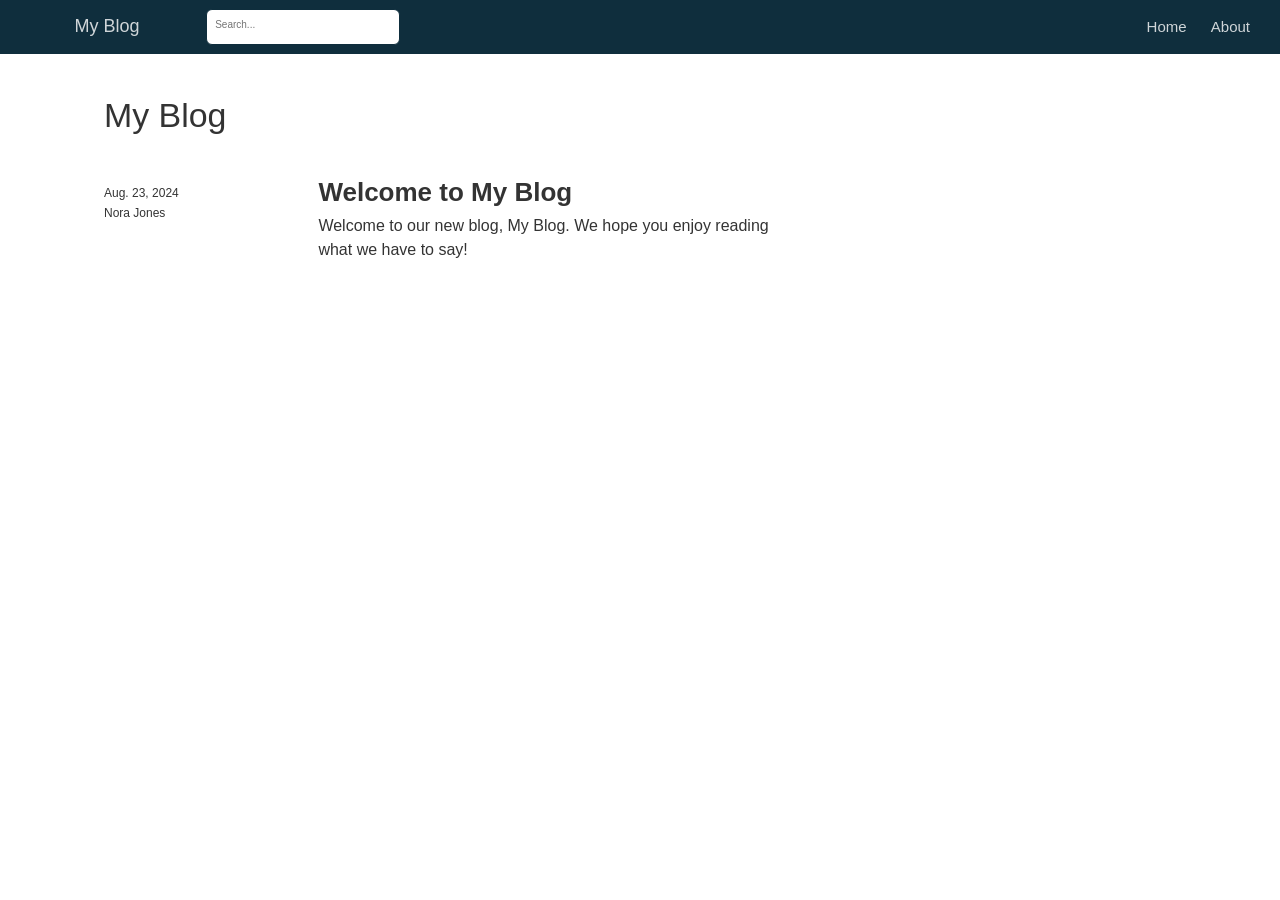
<file: _site/index.html>
<!DOCTYPE html>

<html xmlns="http://www.w3.org/1999/xhtml" lang="" xml:lang="">

<head>
  <meta charset="utf-8"/>
  <meta name="viewport" content="width=device-width, initial-scale=1"/>
  <meta http-equiv="X-UA-Compatible" content="IE=Edge,chrome=1"/>
  <meta name="generator" content="distill" />

  <style type="text/css">
  /* Hide doc at startup (prevent jankiness while JS renders/transforms) */
  body {
    visibility: hidden;
  }
  </style>

 <!--radix_placeholder_import_source-->
 <!--/radix_placeholder_import_source-->

<style type="text/css">code{white-space: pre;}</style>
<style type="text/css" data-origin="pandoc">
a.sourceLine { display: inline-block; line-height: 1.25; }
a.sourceLine { pointer-events: none; color: inherit; text-decoration: inherit; }
a.sourceLine:empty { height: 1.2em; }
.sourceCode { overflow: visible; }
code.sourceCode { white-space: pre; position: relative; }
div.sourceCode { margin: 1em 0; }
pre.sourceCode { margin: 0; }
@media screen {
div.sourceCode { overflow: auto; }
}
@media print {
code.sourceCode { white-space: pre-wrap; }
a.sourceLine { text-indent: -1em; padding-left: 1em; }
}
pre.numberSource a.sourceLine
  { position: relative; left: -4em; }
pre.numberSource a.sourceLine::before
  { content: attr(data-line-number);
    position: relative; left: -1em; text-align: right; vertical-align: baseline;
    border: none; pointer-events: all; display: inline-block;
    -webkit-touch-callout: none; -webkit-user-select: none;
    -khtml-user-select: none; -moz-user-select: none;
    -ms-user-select: none; user-select: none;
    padding: 0 4px; width: 4em;
    color: #aaaaaa;
  }
pre.numberSource { margin-left: 3em; border-left: 1px solid #aaaaaa;  padding-left: 4px; }
div.sourceCode
  { color: #00769e; background-color: #f1f3f5; }
@media screen {
a.sourceLine::before { text-decoration: underline; }
}
code span. { color: #00769e; } /* Normal */
code span.al { color: #ad0000; } /* Alert */
code span.an { color: #5e5e5e; } /* Annotation */
code span.at { color: #657422; } /* Attribute */
code span.bn { color: #ad0000; } /* BaseN */
code span.bu { } /* BuiltIn */
code span.cf { color: #00769e; } /* ControlFlow */
code span.ch { color: #20794d; } /* Char */
code span.cn { color: #8f5902; } /* Constant */
code span.co { color: #5e5e5e; } /* Comment */
code span.cv { color: #5e5e5e; font-style: italic; } /* CommentVar */
code span.do { color: #5e5e5e; font-style: italic; } /* Documentation */
code span.dt { color: #ad0000; } /* DataType */
code span.dv { color: #ad0000; } /* DecVal */
code span.er { color: #ad0000; } /* Error */
code span.ex { } /* Extension */
code span.fl { color: #ad0000; } /* Float */
code span.fu { color: #4758ab; } /* Function */
code span.im { } /* Import */
code span.in { color: #5e5e5e; } /* Information */
code span.kw { color: #00769e; } /* Keyword */
code span.op { color: #5e5e5e; } /* Operator */
code span.ot { color: #00769e; } /* Other */
code span.pp { color: #ad0000; } /* Preprocessor */
code span.sc { color: #5e5e5e; } /* SpecialChar */
code span.ss { color: #20794d; } /* SpecialString */
code span.st { color: #20794d; } /* String */
code span.va { color: #111111; } /* Variable */
code span.vs { color: #20794d; } /* VerbatimString */
code span.wa { color: #5e5e5e; font-style: italic; } /* Warning */
</style>


  <!--radix_placeholder_meta_tags-->
  <title>My Blog</title>
  
  
  
  
  <!--  https://developers.facebook.com/docs/sharing/webmasters#markup -->
  <meta property="og:title" content="My Blog"/>
  <meta property="og:type" content="article"/>
  <meta property="og:locale" content="en_US"/>
  <meta property="og:site_name" content="My Blog"/>
  
  <!--  https://dev.twitter.com/cards/types/summary -->
  <meta property="twitter:card" content="summary"/>
  <meta property="twitter:title" content="My Blog"/>
  
  <!--/radix_placeholder_meta_tags-->
  <!--radix_placeholder_rmarkdown_metadata-->
  
  <script type="text/json" id="radix-rmarkdown-metadata">
  {"type":"list","attributes":{"names":{"type":"character","attributes":{},"value":["title","site","listing"]}},"value":[{"type":"character","attributes":{},"value":["My Blog"]},{"type":"character","attributes":{},"value":["distill::distill_website"]},{"type":"character","attributes":{},"value":["posts"]}]}
  </script>
  <!--/radix_placeholder_rmarkdown_metadata-->
  <!--radix_placeholder_navigation_in_header-->
  <meta name="distill:offset" content=""/>
  
  <script type="application/javascript">
  
    window.headroom_prevent_pin = false;
  
    window.document.addEventListener("DOMContentLoaded", function (event) {
  
      // initialize headroom for banner
      var header = $('header').get(0);
      var headerHeight = header.offsetHeight;
      var headroom = new Headroom(header, {
        tolerance: 5,
        onPin : function() {
          if (window.headroom_prevent_pin) {
            window.headroom_prevent_pin = false;
            headroom.unpin();
          }
        }
      });
      headroom.init();
      if(window.location.hash)
        headroom.unpin();
      $(header).addClass('headroom--transition');
  
      // offset scroll location for banner on hash change
      // (see: https://github.com/WickyNilliams/headroom.js/issues/38)
      window.addEventListener("hashchange", function(event) {
        window.scrollTo(0, window.pageYOffset - (headerHeight + 25));
      });
  
      // responsive menu
      $('.distill-site-header').each(function(i, val) {
        var topnav = $(this);
        var toggle = topnav.find('.nav-toggle');
        toggle.on('click', function() {
          topnav.toggleClass('responsive');
        });
      });
  
      // nav dropdowns
      $('.nav-dropbtn').click(function(e) {
        $(this).next('.nav-dropdown-content').toggleClass('nav-dropdown-active');
        $(this).parent().siblings('.nav-dropdown')
           .children('.nav-dropdown-content').removeClass('nav-dropdown-active');
      });
      $("body").click(function(e){
        $('.nav-dropdown-content').removeClass('nav-dropdown-active');
      });
      $(".nav-dropdown").click(function(e){
        e.stopPropagation();
      });
    });
  </script>
  
  <style type="text/css">
  
  /* Theme (user-documented overrideables for nav appearance) */
  
  .distill-site-nav {
    color: rgba(255, 255, 255, 0.8);
    background-color: #0F2E3D;
    font-size: 15px;
    font-weight: 300;
  }
  
  .distill-site-nav a {
    color: inherit;
    text-decoration: none;
  }
  
  .distill-site-nav a:hover {
    color: white;
  }
  
  @media print {
    .distill-site-nav {
      display: none;
    }
  }
  
  .distill-site-header {
  
  }
  
  .distill-site-footer {
  
  }
  
  
  /* Site Header */
  
  .distill-site-header {
    width: 100%;
    box-sizing: border-box;
    z-index: 3;
  }
  
  .distill-site-header .nav-left {
    display: inline-block;
    margin-left: 8px;
  }
  
  @media screen and (max-width: 768px) {
    .distill-site-header .nav-left {
      margin-left: 0;
    }
  }
  
  
  .distill-site-header .nav-right {
    float: right;
    margin-right: 8px;
  }
  
  .distill-site-header a,
  .distill-site-header .title {
    display: inline-block;
    text-align: center;
    padding: 14px 10px 14px 10px;
  }
  
  .distill-site-header .title {
    font-size: 18px;
    min-width: 150px;
  }
  
  .distill-site-header .logo {
    padding: 0;
  }
  
  .distill-site-header .logo img {
    display: none;
    max-height: 20px;
    width: auto;
    margin-bottom: -4px;
  }
  
  .distill-site-header .nav-image img {
    max-height: 18px;
    width: auto;
    display: inline-block;
    margin-bottom: -3px;
  }
  
  
  
  @media screen and (min-width: 1000px) {
    .distill-site-header .logo img {
      display: inline-block;
    }
    .distill-site-header .nav-left {
      margin-left: 20px;
    }
    .distill-site-header .nav-right {
      margin-right: 20px;
    }
    .distill-site-header .title {
      padding-left: 12px;
    }
  }
  
  
  .distill-site-header .nav-toggle {
    display: none;
  }
  
  .nav-dropdown {
    display: inline-block;
    position: relative;
  }
  
  .nav-dropdown .nav-dropbtn {
    border: none;
    outline: none;
    color: rgba(255, 255, 255, 0.8);
    padding: 16px 10px;
    background-color: transparent;
    font-family: inherit;
    font-size: inherit;
    font-weight: inherit;
    margin: 0;
    margin-top: 1px;
    z-index: 2;
  }
  
  .nav-dropdown-content {
    display: none;
    position: absolute;
    background-color: white;
    min-width: 200px;
    border: 1px solid rgba(0,0,0,0.15);
    border-radius: 4px;
    box-shadow: 0px 8px 16px 0px rgba(0,0,0,0.1);
    z-index: 1;
    margin-top: 2px;
    white-space: nowrap;
    padding-top: 4px;
    padding-bottom: 4px;
  }
  
  .nav-dropdown-content hr {
    margin-top: 4px;
    margin-bottom: 4px;
    border: none;
    border-bottom: 1px solid rgba(0, 0, 0, 0.1);
  }
  
  .nav-dropdown-active {
    display: block;
  }
  
  .nav-dropdown-content a, .nav-dropdown-content .nav-dropdown-header {
    color: black;
    padding: 6px 24px;
    text-decoration: none;
    display: block;
    text-align: left;
  }
  
  .nav-dropdown-content .nav-dropdown-header {
    display: block;
    padding: 5px 24px;
    padding-bottom: 0;
    text-transform: uppercase;
    font-size: 14px;
    color: #999999;
    white-space: nowrap;
  }
  
  .nav-dropdown:hover .nav-dropbtn {
    color: white;
  }
  
  .nav-dropdown-content a:hover {
    background-color: #ddd;
    color: black;
  }
  
  .nav-right .nav-dropdown-content {
    margin-left: -45%;
    right: 0;
  }
  
  @media screen and (max-width: 768px) {
    .distill-site-header a, .distill-site-header .nav-dropdown  {display: none;}
    .distill-site-header a.nav-toggle {
      float: right;
      display: block;
    }
    .distill-site-header .title {
      margin-left: 0;
    }
    .distill-site-header .nav-right {
      margin-right: 0;
    }
    .distill-site-header {
      overflow: hidden;
    }
    .nav-right .nav-dropdown-content {
      margin-left: 0;
    }
  }
  
  
  @media screen and (max-width: 768px) {
    .distill-site-header.responsive {position: relative; min-height: 500px; }
    .distill-site-header.responsive a.nav-toggle {
      position: absolute;
      right: 0;
      top: 0;
    }
    .distill-site-header.responsive a,
    .distill-site-header.responsive .nav-dropdown {
      display: block;
      text-align: left;
    }
    .distill-site-header.responsive .nav-left,
    .distill-site-header.responsive .nav-right {
      width: 100%;
    }
    .distill-site-header.responsive .nav-dropdown {float: none;}
    .distill-site-header.responsive .nav-dropdown-content {position: relative;}
    .distill-site-header.responsive .nav-dropdown .nav-dropbtn {
      display: block;
      width: 100%;
      text-align: left;
    }
  }
  
  /* Site Footer */
  
  .distill-site-footer {
    width: 100%;
    overflow: hidden;
    box-sizing: border-box;
    z-index: 3;
    margin-top: 30px;
    padding-top: 30px;
    padding-bottom: 30px;
    text-align: center;
  }
  
  /* Headroom */
  
  d-title {
    padding-top: 6rem;
  }
  
  @media print {
    d-title {
      padding-top: 4rem;
    }
  }
  
  .headroom {
    z-index: 1000;
    position: fixed;
    top: 0;
    left: 0;
    right: 0;
  }
  
  .headroom--transition {
    transition: all .4s ease-in-out;
  }
  
  .headroom--unpinned {
    top: -100px;
  }
  
  .headroom--pinned {
    top: 0;
  }
  
  /* adjust viewport for navbar height */
  /* helps vertically center bootstrap (non-distill) content */
  .min-vh-100 {
    min-height: calc(100vh - 100px) !important;
  }
  
  </style>
  
  <script src="site_libs/jquery-3.6.0/jquery-3.6.0.min.js"></script>
  <link href="site_libs/font-awesome-6.4.2/css/all.min.css" rel="stylesheet"/>
  <link href="site_libs/font-awesome-6.4.2/css/v4-shims.min.css" rel="stylesheet"/>
  <script src="site_libs/headroom-0.9.4/headroom.min.js"></script>
  <script src="site_libs/autocomplete-0.37.1/autocomplete.min.js"></script>
  <script src="site_libs/fuse-6.4.1/fuse.min.js"></script>
  
  <script type="application/javascript">
  
  function getMeta(metaName) {
    var metas = document.getElementsByTagName('meta');
    for (let i = 0; i < metas.length; i++) {
      if (metas[i].getAttribute('name') === metaName) {
        return metas[i].getAttribute('content');
      }
    }
    return '';
  }
  
  function offsetURL(url) {
    var offset = getMeta('distill:offset');
    return offset ? offset + '/' + url : url;
  }
  
  function createFuseIndex() {
  
    // create fuse index
    var options = {
      keys: [
        { name: 'title', weight: 20 },
        { name: 'categories', weight: 15 },
        { name: 'description', weight: 10 },
        { name: 'contents', weight: 5 },
      ],
      ignoreLocation: true,
      threshold: 0
    };
    var fuse = new window.Fuse([], options);
  
    // fetch the main search.json
    return fetch(offsetURL('search.json'))
      .then(function(response) {
        if (response.status == 200) {
          return response.json().then(function(json) {
            // index main articles
            json.articles.forEach(function(article) {
              fuse.add(article);
            });
            // download collections and index their articles
            return Promise.all(json.collections.map(function(collection) {
              return fetch(offsetURL(collection)).then(function(response) {
                if (response.status === 200) {
                  return response.json().then(function(articles) {
                    articles.forEach(function(article) {
                      fuse.add(article);
                    });
                  })
                } else {
                  return Promise.reject(
                    new Error('Unexpected status from search index request: ' +
                              response.status)
                  );
                }
              });
            })).then(function() {
              return fuse;
            });
          });
  
        } else {
          return Promise.reject(
            new Error('Unexpected status from search index request: ' +
                        response.status)
          );
        }
      });
  }
  
  window.document.addEventListener("DOMContentLoaded", function (event) {
  
    // get search element (bail if we don't have one)
    var searchEl = window.document.getElementById('distill-search');
    if (!searchEl)
      return;
  
    createFuseIndex()
      .then(function(fuse) {
  
        // make search box visible
        searchEl.classList.remove('hidden');
  
        // initialize autocomplete
        var options = {
          autoselect: true,
          hint: false,
          minLength: 2,
        };
        window.autocomplete(searchEl, options, [{
          source: function(query, callback) {
            const searchOptions = {
              isCaseSensitive: false,
              shouldSort: true,
              minMatchCharLength: 2,
              limit: 10,
            };
            var results = fuse.search(query, searchOptions);
            callback(results
              .map(function(result) { return result.item; })
            );
          },
          templates: {
            suggestion: function(suggestion) {
              var img = suggestion.preview && Object.keys(suggestion.preview).length > 0
                ? `<img src="${offsetURL(suggestion.preview)}"</img>`
                : '';
              var html = `
                <div class="search-item">
                  <h3>${suggestion.title}</h3>
                  <div class="search-item-description">
                    ${suggestion.description || ''}
                  </div>
                  <div class="search-item-preview">
                    ${img}
                  </div>
                </div>
              `;
              return html;
            }
          }
        }]).on('autocomplete:selected', function(event, suggestion) {
          window.location.href = offsetURL(suggestion.path);
        });
        // remove inline display style on autocompleter (we want to
        // manage responsive display via css)
        $('.algolia-autocomplete').css("display", "");
      })
      .catch(function(error) {
        console.log(error);
      });
  
  });
  
  </script>
  
  <style type="text/css">
  
  .nav-search {
    font-size: x-small;
  }
  
  /* Algolioa Autocomplete */
  
  .algolia-autocomplete {
    display: inline-block;
    margin-left: 10px;
    vertical-align: sub;
    background-color: white;
    color: black;
    padding: 6px;
    padding-top: 8px;
    padding-bottom: 0;
    border-radius: 6px;
    border: 1px #0F2E3D solid;
    width: 180px;
  }
  
  
  @media screen and (max-width: 768px) {
    .distill-site-nav .algolia-autocomplete {
      display: none;
      visibility: hidden;
    }
    .distill-site-nav.responsive .algolia-autocomplete {
      display: inline-block;
      visibility: visible;
    }
    .distill-site-nav.responsive .algolia-autocomplete .aa-dropdown-menu {
      margin-left: 0;
      width: 400px;
      max-height: 400px;
    }
  }
  
  .algolia-autocomplete .aa-input, .algolia-autocomplete .aa-hint {
    width: 90%;
    outline: none;
    border: none;
  }
  
  .algolia-autocomplete .aa-hint {
    color: #999;
  }
  .algolia-autocomplete .aa-dropdown-menu {
    width: 550px;
    max-height: 70vh;
    overflow-x: visible;
    overflow-y: scroll;
    padding: 5px;
    margin-top: 3px;
    margin-left: -150px;
    background-color: #fff;
    border-radius: 5px;
    border: 1px solid #999;
    border-top: none;
  }
  
  .algolia-autocomplete .aa-dropdown-menu .aa-suggestion {
    cursor: pointer;
    padding: 5px 4px;
    border-bottom: 1px solid #eee;
  }
  
  .algolia-autocomplete .aa-dropdown-menu .aa-suggestion:last-of-type {
    border-bottom: none;
    margin-bottom: 2px;
  }
  
  .algolia-autocomplete .aa-dropdown-menu .aa-suggestion .search-item {
    overflow: hidden;
    font-size: 0.8em;
    line-height: 1.4em;
  }
  
  .algolia-autocomplete .aa-dropdown-menu .aa-suggestion .search-item h3 {
    font-size: 1rem;
    margin-block-start: 0;
    margin-block-end: 5px;
  }
  
  .algolia-autocomplete .aa-dropdown-menu .aa-suggestion .search-item-description {
    display: inline-block;
    overflow: hidden;
    height: 2.8em;
    width: 80%;
    margin-right: 4%;
  }
  
  .algolia-autocomplete .aa-dropdown-menu .aa-suggestion .search-item-preview {
    display: inline-block;
    width: 15%;
  }
  
  .algolia-autocomplete .aa-dropdown-menu .aa-suggestion .search-item-preview img {
    height: 3em;
    width: auto;
    display: none;
  }
  
  .algolia-autocomplete .aa-dropdown-menu .aa-suggestion .search-item-preview img[src] {
    display: initial;
  }
  
  .algolia-autocomplete .aa-dropdown-menu .aa-suggestion.aa-cursor {
    background-color: #eee;
  }
  .algolia-autocomplete .aa-dropdown-menu .aa-suggestion em {
    font-weight: bold;
    font-style: normal;
  }
  
  </style>
  
  
  <!--/radix_placeholder_navigation_in_header-->
  <!--radix_placeholder_distill-->
  
  <style type="text/css">
  
  body {
    background-color: white;
  }
  
  .pandoc-table {
    width: 100%;
  }
  
  .pandoc-table>caption {
    margin-bottom: 10px;
  }
  
  .pandoc-table th:not([align]) {
    text-align: left;
  }
  
  .pagedtable-footer {
    font-size: 15px;
  }
  
  d-byline .byline {
    grid-template-columns: 2fr 2fr;
  }
  
  d-byline .byline h3 {
    margin-block-start: 1.5em;
  }
  
  d-byline .byline .authors-affiliations h3 {
    margin-block-start: 0.5em;
  }
  
  .authors-affiliations .orcid-id {
    width: 16px;
    height:16px;
    margin-left: 4px;
    margin-right: 4px;
    vertical-align: middle;
    padding-bottom: 2px;
  }
  
  d-title .dt-tags {
    margin-top: 1em;
    grid-column: text;
  }
  
  .dt-tags .dt-tag {
    text-decoration: none;
    display: inline-block;
    color: rgba(0,0,0,0.6);
    padding: 0em 0.4em;
    margin-right: 0.5em;
    margin-bottom: 0.4em;
    font-size: 70%;
    border: 1px solid rgba(0,0,0,0.2);
    border-radius: 3px;
    text-transform: uppercase;
    font-weight: 500;
  }
  
  d-article table.gt_table td,
  d-article table.gt_table th {
    border-bottom: none;
    font-size: 100%;
  }
  
  .html-widget {
    margin-bottom: 2.0em;
  }
  
  .l-screen-inset {
    padding-right: 16px;
  }
  
  .l-screen .caption {
    margin-left: 10px;
  }
  
  .shaded {
    background: rgb(247, 247, 247);
    padding-top: 20px;
    padding-bottom: 20px;
    border-top: 1px solid rgba(0, 0, 0, 0.1);
    border-bottom: 1px solid rgba(0, 0, 0, 0.1);
  }
  
  .shaded .html-widget {
    margin-bottom: 0;
    border: 1px solid rgba(0, 0, 0, 0.1);
  }
  
  .shaded .shaded-content {
    background: white;
  }
  
  .text-output {
    margin-top: 0;
    line-height: 1.5em;
  }
  
  .hidden {
    display: none !important;
  }
  
  hr.section-separator {
    border: none;
    border-top: 1px solid rgba(0, 0, 0, 0.1);
    margin: 0px;
  }
  
  
  d-byline {
    border-top: none;
  }
  
  d-article {
    padding-top: 2.5rem;
    padding-bottom: 30px;
    border-top: none;
  }
  
  d-appendix {
    padding-top: 30px;
  }
  
  d-article>p>img {
    width: 100%;
  }
  
  d-article h2 {
    margin: 1rem 0 1.5rem 0;
  }
  
  d-article h3 {
    margin-top: 1.5rem;
  }
  
  d-article iframe {
    border: 1px solid rgba(0, 0, 0, 0.1);
    margin-bottom: 2.0em;
    width: 100%;
  }
  
  /* Tweak code blocks */
  
  d-article div.sourceCode code,
  d-article pre code {
    font-family: Consolas, Monaco, 'Andale Mono', 'Ubuntu Mono', monospace;
  }
  
  d-article pre,
  d-article div.sourceCode,
  d-article div.sourceCode pre {
    overflow: auto;
  }
  
  d-article div.sourceCode {
    background-color: white;
  }
  
  d-article div.sourceCode pre {
    padding-left: 10px;
    font-size: 12px;
    border-left: 2px solid rgba(0,0,0,0.1);
  }
  
  d-article pre {
    font-size: 12px;
    color: black;
    background: none;
    margin-top: 0;
    text-align: left;
    white-space: pre;
    word-spacing: normal;
    word-break: normal;
    word-wrap: normal;
    line-height: 1.5;
  
    -moz-tab-size: 4;
    -o-tab-size: 4;
    tab-size: 4;
  
    -webkit-hyphens: none;
    -moz-hyphens: none;
    -ms-hyphens: none;
    hyphens: none;
  }
  
  d-article pre a {
    border-bottom: none;
  }
  
  d-article pre a:hover {
    border-bottom: none;
    text-decoration: underline;
  }
  
  d-article details {
    grid-column: text;
    margin-bottom: 0.8em;
  }
  
  @media(min-width: 768px) {
  
  d-article pre,
  d-article div.sourceCode,
  d-article div.sourceCode pre {
    overflow: visible !important;
  }
  
  d-article div.sourceCode pre {
    padding-left: 18px;
    font-size: 14px;
  }
  
  /* tweak for Pandoc numbered line within distill */
  d-article pre.numberSource code > span {
      left: -2em;
  }
  
  d-article pre {
    font-size: 14px;
  }
  
  }
  
  figure img.external {
    background: white;
    border: 1px solid rgba(0, 0, 0, 0.1);
    box-shadow: 0 1px 8px rgba(0, 0, 0, 0.1);
    padding: 18px;
    box-sizing: border-box;
  }
  
  /* CSS for d-contents */
  
  .d-contents {
    grid-column: text;
    color: rgba(0,0,0,0.8);
    font-size: 0.9em;
    padding-bottom: 1em;
    margin-bottom: 1em;
    padding-bottom: 0.5em;
    margin-bottom: 1em;
    padding-left: 0.25em;
    justify-self: start;
  }
  
  @media(min-width: 1000px) {
    .d-contents.d-contents-float {
      height: 0;
      grid-column-start: 1;
      grid-column-end: 4;
      justify-self: center;
      padding-right: 3em;
      padding-left: 2em;
    }
  }
  
  .d-contents nav h3 {
    font-size: 18px;
    margin-top: 0;
    margin-bottom: 1em;
  }
  
  .d-contents li {
    list-style-type: none
  }
  
  .d-contents nav > ul {
    padding-left: 0;
  }
  
  .d-contents ul {
    padding-left: 1em
  }
  
  .d-contents nav ul li {
    margin-top: 0.6em;
    margin-bottom: 0.2em;
  }
  
  .d-contents nav a {
    font-size: 13px;
    border-bottom: none;
    text-decoration: none
    color: rgba(0, 0, 0, 0.8);
  }
  
  .d-contents nav a:hover {
    text-decoration: underline solid rgba(0, 0, 0, 0.6)
  }
  
  .d-contents nav > ul > li > a {
    font-weight: 600;
  }
  
  .d-contents nav > ul > li > ul {
    font-weight: inherit;
  }
  
  .d-contents nav > ul > li > ul > li {
    margin-top: 0.2em;
  }
  
  
  .d-contents nav ul {
    margin-top: 0;
    margin-bottom: 0.25em;
  }
  
  .d-article-with-toc h2:nth-child(2) {
    margin-top: 0;
  }
  
  
  /* Figure */
  
  .figure {
    position: relative;
    margin-bottom: 2.5em;
    margin-top: 1.5em;
  }
  
  .figure .caption {
    color: rgba(0, 0, 0, 0.6);
    font-size: 12px;
    line-height: 1.5em;
  }
  
  .figure img.external {
    background: white;
    border: 1px solid rgba(0, 0, 0, 0.1);
    box-shadow: 0 1px 8px rgba(0, 0, 0, 0.1);
    padding: 18px;
    box-sizing: border-box;
  }
  
  .figure .caption a {
    color: rgba(0, 0, 0, 0.6);
  }
  
  .figure .caption b,
  .figure .caption strong, {
    font-weight: 600;
    color: rgba(0, 0, 0, 1.0);
  }
  
  /* Citations */
  
  d-article .citation {
    color: inherit;
    cursor: inherit;
  }
  
  div.hanging-indent{
    margin-left: 1em; text-indent: -1em;
  }
  
  /* Citation hover box */
  
  .tippy-box[data-theme~=light-border] {
    background-color: rgba(250, 250, 250, 0.95);
  }
  
  .tippy-content > p {
    margin-bottom: 0;
    padding: 2px;
  }
  
  
  /* Tweak 1000px media break to show more text */
  
  @media(min-width: 1000px) {
    .base-grid,
    distill-header,
    d-title,
    d-abstract,
    d-article,
    d-appendix,
    distill-appendix,
    d-byline,
    d-footnote-list,
    d-citation-list,
    distill-footer {
      grid-template-columns: [screen-start] 1fr [page-start kicker-start] 80px [middle-start] 50px [text-start kicker-end] 65px 65px 65px 65px 65px 65px 65px 65px [text-end gutter-start] 65px [middle-end] 65px [page-end gutter-end] 1fr [screen-end];
      grid-column-gap: 16px;
    }
  
    .grid {
      grid-column-gap: 16px;
    }
  
    d-article {
      font-size: 1.06rem;
      line-height: 1.7em;
    }
    figure .caption, .figure .caption, figure figcaption {
      font-size: 13px;
    }
  }
  
  @media(min-width: 1180px) {
    .base-grid,
    distill-header,
    d-title,
    d-abstract,
    d-article,
    d-appendix,
    distill-appendix,
    d-byline,
    d-footnote-list,
    d-citation-list,
    distill-footer {
      grid-template-columns: [screen-start] 1fr [page-start kicker-start] 60px [middle-start] 60px [text-start kicker-end] 60px 60px 60px 60px 60px 60px 60px 60px [text-end gutter-start] 60px [middle-end] 60px [page-end gutter-end] 1fr [screen-end];
      grid-column-gap: 32px;
    }
  
    .grid {
      grid-column-gap: 32px;
    }
  }
  
  
  /* Get the citation styles for the appendix (not auto-injected on render since
     we do our own rendering of the citation appendix) */
  
  d-appendix .citation-appendix,
  .d-appendix .citation-appendix {
    font-size: 11px;
    line-height: 15px;
    border-left: 1px solid rgba(0, 0, 0, 0.1);
    padding-left: 18px;
    border: 1px solid rgba(0,0,0,0.1);
    background: rgba(0, 0, 0, 0.02);
    padding: 10px 18px;
    border-radius: 3px;
    color: rgba(150, 150, 150, 1);
    overflow: hidden;
    margin-top: -12px;
    white-space: pre-wrap;
    word-wrap: break-word;
  }
  
  /* Include appendix styles here so they can be overridden */
  
  d-appendix {
    contain: layout style;
    font-size: 0.8em;
    line-height: 1.7em;
    margin-top: 60px;
    margin-bottom: 0;
    border-top: 1px solid rgba(0, 0, 0, 0.1);
    color: rgba(0,0,0,0.5);
    padding-top: 60px;
    padding-bottom: 48px;
  }
  
  d-appendix h3 {
    grid-column: page-start / text-start;
    font-size: 15px;
    font-weight: 500;
    margin-top: 1em;
    margin-bottom: 0;
    color: rgba(0,0,0,0.65);
  }
  
  d-appendix h3 + * {
    margin-top: 1em;
  }
  
  d-appendix ol {
    padding: 0 0 0 15px;
  }
  
  @media (min-width: 768px) {
    d-appendix ol {
      padding: 0 0 0 30px;
      margin-left: -30px;
    }
  }
  
  d-appendix li {
    margin-bottom: 1em;
  }
  
  d-appendix a {
    color: rgba(0, 0, 0, 0.6);
  }
  
  d-appendix > * {
    grid-column: text;
  }
  
  d-appendix > d-footnote-list,
  d-appendix > d-citation-list,
  d-appendix > distill-appendix {
    grid-column: screen;
  }
  
  /* Include footnote styles here so they can be overridden */
  
  d-footnote-list {
    contain: layout style;
  }
  
  d-footnote-list > * {
    grid-column: text;
  }
  
  d-footnote-list a.footnote-backlink {
    color: rgba(0,0,0,0.3);
    padding-left: 0.5em;
  }
  
  
  
  /* Anchor.js */
  
  .anchorjs-link {
    /*transition: all .25s linear; */
    text-decoration: none;
    border-bottom: none;
  }
  *:hover > .anchorjs-link {
    margin-left: -1.125em !important;
    text-decoration: none;
    border-bottom: none;
  }
  
  /* Social footer */
  
  .social_footer {
    margin-top: 30px;
    margin-bottom: 0;
    color: rgba(0,0,0,0.67);
  }
  
  .disqus-comments {
    margin-right: 30px;
  }
  
  .disqus-comment-count {
    border-bottom: 1px solid rgba(0, 0, 0, 0.4);
    cursor: pointer;
  }
  
  #disqus_thread {
    margin-top: 30px;
  }
  
  .article-sharing a {
    border-bottom: none;
    margin-right: 8px;
  }
  
  .article-sharing a:hover {
    border-bottom: none;
  }
  
  .sidebar-section.subscribe {
    font-size: 12px;
    line-height: 1.6em;
  }
  
  .subscribe p {
    margin-bottom: 0.5em;
  }
  
  
  .article-footer .subscribe {
    font-size: 15px;
    margin-top: 45px;
  }
  
  
  .sidebar-section.custom {
    font-size: 12px;
    line-height: 1.6em;
  }
  
  .custom p {
    margin-bottom: 0.5em;
  }
  
  /* Styles for listing layout (hide title) */
  .layout-listing d-title, .layout-listing .d-title {
    display: none;
  }
  
  /* Styles for posts lists (not auto-injected) */
  
  
  .posts-with-sidebar {
    padding-left: 45px;
    padding-right: 45px;
  }
  
  .posts-list .description h2,
  .posts-list .description p {
    font-family: -apple-system, BlinkMacSystemFont, "Segoe UI", Roboto, Oxygen, Ubuntu, Cantarell, "Fira Sans", "Droid Sans", "Helvetica Neue", Arial, sans-serif;
  }
  
  .posts-list .description h2 {
    font-weight: 700;
    border-bottom: none;
    padding-bottom: 0;
  }
  
  .posts-list h2.post-tag {
    border-bottom: 1px solid rgba(0, 0, 0, 0.2);
    padding-bottom: 12px;
  }
  .posts-list {
    margin-top: 60px;
    margin-bottom: 24px;
  }
  
  .posts-list .post-preview {
    text-decoration: none;
    overflow: hidden;
    display: block;
    border-bottom: 1px solid rgba(0, 0, 0, 0.1);
    padding: 24px 0;
  }
  
  .post-preview-last {
    border-bottom: none !important;
  }
  
  .posts-list .posts-list-caption {
    grid-column: screen;
    font-weight: 400;
  }
  
  .posts-list .post-preview h2 {
    margin: 0 0 6px 0;
    line-height: 1.2em;
    font-style: normal;
    font-size: 24px;
  }
  
  .posts-list .post-preview p {
    margin: 0 0 12px 0;
    line-height: 1.4em;
    font-size: 16px;
  }
  
  .posts-list .post-preview .thumbnail {
    box-sizing: border-box;
    margin-bottom: 24px;
    position: relative;
    max-width: 500px;
  }
  .posts-list .post-preview img {
    width: 100%;
    display: block;
  }
  
  .posts-list .metadata {
    font-size: 12px;
    line-height: 1.4em;
    margin-bottom: 18px;
  }
  
  .posts-list .metadata > * {
    display: inline-block;
  }
  
  .posts-list .metadata .publishedDate {
    margin-right: 2em;
  }
  
  .posts-list .metadata .dt-authors {
    display: block;
    margin-top: 0.3em;
    margin-right: 2em;
  }
  
  .posts-list .dt-tags {
    display: block;
    line-height: 1em;
  }
  
  .posts-list .dt-tags .dt-tag {
    display: inline-block;
    color: rgba(0,0,0,0.6);
    padding: 0.3em 0.4em;
    margin-right: 0.2em;
    margin-bottom: 0.4em;
    font-size: 60%;
    border: 1px solid rgba(0,0,0,0.2);
    border-radius: 3px;
    text-transform: uppercase;
    font-weight: 500;
  }
  
  .posts-list img {
    opacity: 1;
  }
  
  .posts-list img[data-src] {
    opacity: 0;
  }
  
  .posts-more {
    clear: both;
  }
  
  
  .posts-sidebar {
    font-size: 16px;
  }
  
  .posts-sidebar h3 {
    font-size: 16px;
    margin-top: 0;
    margin-bottom: 0.5em;
    font-weight: 400;
    text-transform: uppercase;
  }
  
  .sidebar-section {
    margin-bottom: 30px;
  }
  
  .categories ul {
    list-style-type: none;
    margin: 0;
    padding: 0;
  }
  
  .categories li {
    color: rgba(0, 0, 0, 0.8);
    margin-bottom: 0;
  }
  
  .categories li>a {
    border-bottom: none;
  }
  
  .categories li>a:hover {
    border-bottom: 1px solid rgba(0, 0, 0, 0.4);
  }
  
  .categories .active {
    font-weight: 600;
  }
  
  .categories .category-count {
    color: rgba(0, 0, 0, 0.4);
  }
  
  
  @media(min-width: 768px) {
    .posts-list .post-preview h2 {
      font-size: 26px;
    }
    .posts-list .post-preview .thumbnail {
      float: right;
      width: 30%;
      margin-bottom: 0;
    }
    .posts-list .post-preview .description {
      float: left;
      width: 45%;
    }
    .posts-list .post-preview .metadata {
      float: left;
      width: 20%;
      margin-top: 8px;
    }
    .posts-list .post-preview p {
      margin: 0 0 12px 0;
      line-height: 1.5em;
      font-size: 16px;
    }
    .posts-with-sidebar .posts-list {
      float: left;
      width: 75%;
    }
    .posts-with-sidebar .posts-sidebar {
      float: right;
      width: 20%;
      margin-top: 60px;
      padding-top: 24px;
      padding-bottom: 24px;
    }
  }
  
  
  /* Improve display for browsers without grid (IE/Edge <= 15) */
  
  .downlevel {
    line-height: 1.6em;
    font-family: -apple-system, BlinkMacSystemFont, "Segoe UI", Roboto, Oxygen, Ubuntu, Cantarell, "Fira Sans", "Droid Sans", "Helvetica Neue", Arial, sans-serif;
    margin: 0;
  }
  
  .downlevel .d-title {
    padding-top: 6rem;
    padding-bottom: 1.5rem;
  }
  
  .downlevel .d-title h1 {
    font-size: 50px;
    font-weight: 700;
    line-height: 1.1em;
    margin: 0 0 0.5rem;
  }
  
  .downlevel .d-title p {
    font-weight: 300;
    font-size: 1.2rem;
    line-height: 1.55em;
    margin-top: 0;
  }
  
  .downlevel .d-byline {
    padding-top: 0.8em;
    padding-bottom: 0.8em;
    font-size: 0.8rem;
    line-height: 1.8em;
  }
  
  .downlevel .section-separator {
    border: none;
    border-top: 1px solid rgba(0, 0, 0, 0.1);
  }
  
  .downlevel .d-article {
    font-size: 1.06rem;
    line-height: 1.7em;
    padding-top: 1rem;
    padding-bottom: 2rem;
  }
  
  
  .downlevel .d-appendix {
    padding-left: 0;
    padding-right: 0;
    max-width: none;
    font-size: 0.8em;
    line-height: 1.7em;
    margin-bottom: 0;
    color: rgba(0,0,0,0.5);
    padding-top: 40px;
    padding-bottom: 48px;
  }
  
  .downlevel .footnotes ol {
    padding-left: 13px;
  }
  
  .downlevel .base-grid,
  .downlevel .distill-header,
  .downlevel .d-title,
  .downlevel .d-abstract,
  .downlevel .d-article,
  .downlevel .d-appendix,
  .downlevel .distill-appendix,
  .downlevel .d-byline,
  .downlevel .d-footnote-list,
  .downlevel .d-citation-list,
  .downlevel .distill-footer,
  .downlevel .appendix-bottom,
  .downlevel .posts-container {
    padding-left: 40px;
    padding-right: 40px;
  }
  
  @media(min-width: 768px) {
    .downlevel .base-grid,
    .downlevel .distill-header,
    .downlevel .d-title,
    .downlevel .d-abstract,
    .downlevel .d-article,
    .downlevel .d-appendix,
    .downlevel .distill-appendix,
    .downlevel .d-byline,
    .downlevel .d-footnote-list,
    .downlevel .d-citation-list,
    .downlevel .distill-footer,
    .downlevel .appendix-bottom,
    .downlevel .posts-container {
    padding-left: 150px;
    padding-right: 150px;
    max-width: 900px;
  }
  }
  
  .downlevel pre code {
    display: block;
    border-left: 2px solid rgba(0, 0, 0, .1);
    padding: 0 0 0 20px;
    font-size: 14px;
  }
  
  .downlevel code, .downlevel pre {
    color: black;
    background: none;
    font-family: Consolas, Monaco, 'Andale Mono', 'Ubuntu Mono', monospace;
    text-align: left;
    white-space: pre;
    word-spacing: normal;
    word-break: normal;
    word-wrap: normal;
    line-height: 1.5;
  
    -moz-tab-size: 4;
    -o-tab-size: 4;
    tab-size: 4;
  
    -webkit-hyphens: none;
    -moz-hyphens: none;
    -ms-hyphens: none;
    hyphens: none;
  }
  
  .downlevel .posts-list .post-preview {
    color: inherit;
  }
  
  
  
  </style>
  
  <script type="application/javascript">
  
  function is_downlevel_browser() {
    if (bowser.isUnsupportedBrowser({ msie: "12", msedge: "16"},
                                   window.navigator.userAgent)) {
      return true;
    } else {
      return window.load_distill_framework === undefined;
    }
  }
  
  // show body when load is complete
  function on_load_complete() {
  
    // add anchors
    if (window.anchors) {
      window.anchors.options.placement = 'left';
      window.anchors.add('d-article > h2, d-article > h3, d-article > h4, d-article > h5');
    }
  
  
    // set body to visible
    document.body.style.visibility = 'visible';
  
    // force redraw for leaflet widgets
    if (window.HTMLWidgets) {
      var maps = window.HTMLWidgets.findAll(".leaflet");
      $.each(maps, function(i, el) {
        var map = this.getMap();
        map.invalidateSize();
        map.eachLayer(function(layer) {
          if (layer instanceof L.TileLayer)
            layer.redraw();
        });
      });
    }
  
    // trigger 'shown' so htmlwidgets resize
    $('d-article').trigger('shown');
  }
  
  function init_distill() {
  
    init_common();
  
    // create front matter
    var front_matter = $('<d-front-matter></d-front-matter>');
    $('#distill-front-matter').wrap(front_matter);
  
    // create d-title
    $('.d-title').changeElementType('d-title');
  
    // separator
    var separator = '<hr class="section-separator" style="clear: both"/>';
    // prepend separator above appendix
    $('.d-byline').before(separator);
    $('.d-article').before(separator);
  
    // create d-byline
    var byline = $('<d-byline></d-byline>');
    $('.d-byline').replaceWith(byline);
  
    // create d-article
    var article = $('<d-article></d-article>');
    $('.d-article').wrap(article).children().unwrap();
  
    // move posts container into article
    $('.posts-container').appendTo($('d-article'));
  
    // create d-appendix
    $('.d-appendix').changeElementType('d-appendix');
  
    // flag indicating that we have appendix items
    var appendix = $('.appendix-bottom').children('h3').length > 0;
  
    // replace footnotes with <d-footnote>
    $('.footnote-ref').each(function(i, val) {
      appendix = true;
      var href = $(this).attr('href');
      var id = href.replace('#', '');
      var fn = $('#' + id);
      var fn_p = $('#' + id + '>p');
      fn_p.find('.footnote-back').remove();
      var text = fn_p.html();
      var dtfn = $('<d-footnote></d-footnote>');
      dtfn.html(text);
      $(this).replaceWith(dtfn);
    });
    // remove footnotes
    $('.footnotes').remove();
  
    // move refs into #references-listing
    $('#references-listing').replaceWith($('#refs'));
  
    $('h1.appendix, h2.appendix').each(function(i, val) {
      $(this).changeElementType('h3');
    });
    $('h3.appendix').each(function(i, val) {
      var id = $(this).attr('id');
      $('.d-contents a[href="#' + id + '"]').parent().remove();
      appendix = true;
      $(this).nextUntil($('h1, h2, h3')).addBack().appendTo($('d-appendix'));
    });
  
    // show d-appendix if we have appendix content
    $("d-appendix").css('display', appendix ? 'grid' : 'none');
  
    // localize layout chunks to just output
    $('.layout-chunk').each(function(i, val) {
  
      // capture layout
      var layout = $(this).attr('data-layout');
  
      // apply layout to markdown level block elements
      var elements = $(this).children().not('details, div.sourceCode, pre, script');
      elements.each(function(i, el) {
        var layout_div = $('<div class="' + layout + '"></div>');
        if (layout_div.hasClass('shaded')) {
          var shaded_content = $('<div class="shaded-content"></div>');
          $(this).wrap(shaded_content);
          $(this).parent().wrap(layout_div);
        } else {
          $(this).wrap(layout_div);
        }
      });
  
  
      // unwrap the layout-chunk div
      $(this).children().unwrap();
    });
  
    // remove code block used to force  highlighting css
    $('.distill-force-highlighting-css').parent().remove();
  
    // remove empty line numbers inserted by pandoc when using a
    // custom syntax highlighting theme, except when numbering line
    // in code chunk
    $('pre:not(.numberLines) code.sourceCode a:empty').remove();
  
    // load distill framework
    load_distill_framework();
  
    // wait for window.distillRunlevel == 4 to do post processing
    function distill_post_process() {
  
      if (!window.distillRunlevel || window.distillRunlevel < 4)
        return;
  
      // hide author/affiliations entirely if we have no authors
      var front_matter = JSON.parse($("#distill-front-matter").html());
      var have_authors = front_matter.authors && front_matter.authors.length > 0;
      if (!have_authors)
        $('d-byline').addClass('hidden');
  
      // article with toc class
      $('.d-contents').parent().addClass('d-article-with-toc');
  
      // strip links that point to #
      $('.authors-affiliations').find('a[href="#"]').removeAttr('href');
  
      // add orcid ids
      $('.authors-affiliations').find('.author').each(function(i, el) {
        var orcid_id = front_matter.authors[i].orcidID;
        var author_name = front_matter.authors[i].author
        if (orcid_id) {
          var a = $('<a></a>');
          a.attr('href', 'https://orcid.org/' + orcid_id);
          var img = $('<img></img>');
          img.addClass('orcid-id');
          img.attr('alt', author_name ? 'ORCID ID for ' + author_name : 'ORCID ID');
          img.attr('src','[data-uri]');
          a.append(img);
          $(this).append(a);
        }
      });
  
      // hide elements of author/affiliations grid that have no value
      function hide_byline_column(caption) {
        $('d-byline').find('h3:contains("' + caption + '")').parent().css('visibility', 'hidden');
      }
  
      // affiliations
      var have_affiliations = false;
      for (var i = 0; i<front_matter.authors.length; ++i) {
        var author = front_matter.authors[i];
        if (author.affiliation !== "&nbsp;") {
          have_affiliations = true;
          break;
        }
      }
      if (!have_affiliations)
        $('d-byline').find('h3:contains("Affiliations")').css('visibility', 'hidden');
  
      // published date
      if (!front_matter.publishedDate)
        hide_byline_column("Published");
  
      // document object identifier
      var doi = $('d-byline').find('h3:contains("DOI")');
      var doi_p = doi.next().empty();
      if (!front_matter.doi) {
        // if we have a citation and valid citationText then link to that
        if ($('#citation').length > 0 && front_matter.citationText) {
          doi.html('Citation');
          $('<a href="#citation"></a>')
            .text(front_matter.citationText)
            .appendTo(doi_p);
        } else {
          hide_byline_column("DOI");
        }
      } else {
        $('<a></a>')
           .attr('href', "https://doi.org/" + front_matter.doi)
           .html(front_matter.doi)
           .appendTo(doi_p);
      }
  
       // change plural form of authors/affiliations
      if (front_matter.authors.length === 1) {
        var grid = $('.authors-affiliations');
        grid.children('h3:contains("Authors")').text('Author');
        grid.children('h3:contains("Affiliations")').text('Affiliation');
      }
  
      // remove d-appendix and d-footnote-list local styles
      $('d-appendix > style:first-child').remove();
      $('d-footnote-list > style:first-child').remove();
  
      // move appendix-bottom entries to the bottom
      $('.appendix-bottom').appendTo('d-appendix').children().unwrap();
      $('.appendix-bottom').remove();
  
      // hoverable references
      $('span.citation[data-cites]').each(function() {
        const citeChild = $(this).children()[0]
        // Do not process if @xyz has been used without escaping and without bibliography activated
        // https://github.com/rstudio/distill/issues/466
        if (citeChild === undefined) return true
  
        if (citeChild.nodeName == "D-FOOTNOTE") {
          var fn = citeChild
          $(this).html(fn.shadowRoot.querySelector("sup"))
          $(this).id = fn.id
          fn.remove()
        }
        var refs = $(this).attr('data-cites').split(" ");
        var refHtml = refs.map(function(ref) {
          // Could use CSS.escape too here, we insure backward compatibility in navigator
          return "<p>" + $('div[id="ref-' + ref + '"]').html() + "</p>";
        }).join("\n");
        window.tippy(this, {
          allowHTML: true,
          content: refHtml,
          maxWidth: 500,
          interactive: true,
          interactiveBorder: 10,
          theme: 'light-border',
          placement: 'bottom-start'
        });
      });
  
      // fix footnotes in tables (#411)
      // replacing broken distill.pub feature
      $('table d-footnote').each(function() {
        // we replace internal showAtNode methode which is triggered when hovering a footnote
        this.hoverBox.showAtNode = function(node) {
          // ported from https://github.com/distillpub/template/pull/105/files
          calcOffset = function(elem) {
              let x = elem.offsetLeft;
              let y = elem.offsetTop;
              // Traverse upwards until an `absolute` element is found or `elem`
              // becomes null.
              while (elem = elem.offsetParent && elem.style.position != 'absolute') {
                  x += elem.offsetLeft;
                  y += elem.offsetTop;
              }
  
              return { left: x, top: y };
          }
          // https://developer.mozilla.org/en-US/docs/Web/API/HTMLElement/offsetTop
          const bbox = node.getBoundingClientRect();
          const offset = calcOffset(node);
          this.show([offset.left + bbox.width, offset.top + bbox.height]);
        }
      })
  
      // clear polling timer
      clearInterval(tid);
  
      // show body now that everything is ready
      on_load_complete();
    }
  
    var tid = setInterval(distill_post_process, 50);
    distill_post_process();
  
  }
  
  function init_downlevel() {
  
    init_common();
  
     // insert hr after d-title
    $('.d-title').after($('<hr class="section-separator"/>'));
  
    // check if we have authors
    var front_matter = JSON.parse($("#distill-front-matter").html());
    var have_authors = front_matter.authors && front_matter.authors.length > 0;
  
    // manage byline/border
    if (!have_authors)
      $('.d-byline').remove();
    $('.d-byline').after($('<hr class="section-separator"/>'));
    $('.d-byline a').remove();
  
    // remove toc
    $('.d-contents').remove();
  
    // move appendix elements
    $('h1.appendix, h2.appendix').each(function(i, val) {
      $(this).changeElementType('h3');
    });
    $('h3.appendix').each(function(i, val) {
      $(this).nextUntil($('h1, h2, h3')).addBack().appendTo($('.d-appendix'));
    });
  
  
    // inject headers into references and footnotes
    var refs_header = $('<h3></h3>');
    refs_header.text('References');
    $('#refs').prepend(refs_header);
  
    var footnotes_header = $('<h3></h3');
    footnotes_header.text('Footnotes');
    $('.footnotes').children('hr').first().replaceWith(footnotes_header);
  
    // move appendix-bottom entries to the bottom
    $('.appendix-bottom').appendTo('.d-appendix').children().unwrap();
    $('.appendix-bottom').remove();
  
    // remove appendix if it's empty
    if ($('.d-appendix').children().length === 0)
      $('.d-appendix').remove();
  
    // prepend separator above appendix
    $('.d-appendix').before($('<hr class="section-separator" style="clear: both"/>'));
  
    // trim code
    $('pre>code').each(function(i, val) {
      $(this).html($.trim($(this).html()));
    });
  
    // move posts-container right before article
    $('.posts-container').insertBefore($('.d-article'));
  
    $('body').addClass('downlevel');
  
    on_load_complete();
  }
  
  
  function init_common() {
  
    // jquery plugin to change element types
    (function($) {
      $.fn.changeElementType = function(newType) {
        var attrs = {};
  
        $.each(this[0].attributes, function(idx, attr) {
          attrs[attr.nodeName] = attr.nodeValue;
        });
  
        this.replaceWith(function() {
          return $("<" + newType + "/>", attrs).append($(this).contents());
        });
      };
    })(jQuery);
  
    // prevent underline for linked images
    $('a > img').parent().css({'border-bottom' : 'none'});
  
    // mark non-body figures created by knitr chunks as 100% width
    $('.layout-chunk').each(function(i, val) {
      var figures = $(this).find('img, .html-widget');
      // ignore leaflet img layers (#106)
      figures = figures.filter(':not(img[class*="leaflet"])')
      if ($(this).attr('data-layout') !== "l-body") {
        figures.css('width', '100%');
      } else {
        figures.css('max-width', '100%');
        figures.filter("[width]").each(function(i, val) {
          var fig = $(this);
          fig.css('width', fig.attr('width') + 'px');
        });
  
      }
    });
  
    // auto-append index.html to post-preview links in file: protocol
    // and in rstudio ide preview
    $('.post-preview').each(function(i, val) {
      if (window.location.protocol === "file:")
        $(this).attr('href', $(this).attr('href') + "index.html");
    });
  
    // get rid of index.html references in header
    if (window.location.protocol !== "file:") {
      $('.distill-site-header a[href]').each(function(i,val) {
        $(this).attr('href', $(this).attr('href').replace(/^index[.]html/, "./"));
      });
    }
  
    // add class to pandoc style tables
    $('tr.header').parent('thead').parent('table').addClass('pandoc-table');
    $('.kable-table').children('table').addClass('pandoc-table');
  
    // add figcaption style to table captions
    $('caption').parent('table').addClass("figcaption");
  
    // initialize posts list
    if (window.init_posts_list)
      window.init_posts_list();
  
    // implmement disqus comment link
    $('.disqus-comment-count').click(function() {
      window.headroom_prevent_pin = true;
      $('#disqus_thread').toggleClass('hidden');
      if (!$('#disqus_thread').hasClass('hidden')) {
        var offset = $(this).offset();
        $(window).resize();
        $('html, body').animate({
          scrollTop: offset.top - 35
        });
      }
    });
  }
  
  document.addEventListener('DOMContentLoaded', function() {
    if (is_downlevel_browser())
      init_downlevel();
    else
      window.addEventListener('WebComponentsReady', init_distill);
  });
  
  </script>
  
  <!--/radix_placeholder_distill-->
  <script src="site_libs/popper-2.6.0/popper.min.js"></script>
  <link href="site_libs/tippy-6.2.7/tippy.css" rel="stylesheet" />
  <link href="site_libs/tippy-6.2.7/tippy-light-border.css" rel="stylesheet" />
  <script src="site_libs/tippy-6.2.7/tippy.umd.min.js"></script>
  <script src="site_libs/anchor-4.2.2/anchor.min.js"></script>
  <script src="site_libs/bowser-1.9.3/bowser.min.js"></script>
  <script src="site_libs/webcomponents-2.0.0/webcomponents.js"></script>
  <script src="site_libs/distill-2.2.21/template.v2.js"></script>
  <!--radix_placeholder_site_in_header-->
  <!--/radix_placeholder_site_in_header-->


</head>

<body class="layout-listing">

<!--radix_placeholder_front_matter-->

<script id="distill-front-matter" type="text/json">
{"title":"My Blog","authors":[]}
</script>

<!--/radix_placeholder_front_matter-->
<!--radix_placeholder_navigation_before_body-->
<header class="header header--fixed" role="banner">
<nav class="distill-site-nav distill-site-header">
<div class="nav-left">
<a href="index.html" class="title">My Blog</a>
<input id="distill-search" class="nav-search hidden" type="text" placeholder="Search..."/>
</div>
<div class="nav-right">
<a href="index.html">Home</a>
<a href="about.html">About</a>
<a href="javascript:void(0);" class="nav-toggle">&#9776;</a>
</div>
</nav>
</header>
<!--/radix_placeholder_navigation_before_body-->
<!--radix_placeholder_site_before_body-->
<!--/radix_placeholder_site_before_body-->
<!--radix_placeholder_article_listing-->


<script type="application/javascript">

function init_posts_list() {

  function load_image(img) {
    var src = $(img).attr('data-src');
    if (src) {
      $(img).attr('src', src);
      $(img).on("load", function() {
        img.removeAttribute('data-src');
      });
    }
  }

  function set_posts_visible(posts, visible) {
    if (visible) {

      // show bottom border by default
      $(posts).removeClass('post-preview-last');

      // apply limits if need be
      var max_posts = 25;
      var apply_limits = $('.posts-container').hasClass('posts-apply-limit');
      if (apply_limits && posts.length > max_posts) {
        posts = $(posts).slice(0, max_posts);
      } else {
        $('.posts-more a').addClass('hidden');
      }

      // apply last style
      $(posts.slice(-1)[0]).addClass('post-preview-last');

      $(posts).removeClass('hidden');
      $(posts).find('img[data-src]').each(function(i, img) {
        load_image(img);
      });
    } else {
      $(posts).addClass('hidden');
    }
  }

  function apply_hash_filter() {

    // clear active state
    $('.categories .active').removeClass('active');

    // mark all posts invisible to start
    set_posts_visible($('.posts-list').children('a'), false);

    // if we have a hash filter
    if (window.location.hash && window.location.hash.startsWith("#category:")) {

      // mark posts that match the category visible
      var page_category = window.location.hash.replace(/^#category:/, "");
      page_category = decodeURIComponent(page_category)
      var posts = $('.post-metadata').map(function(idx, script) {
        var metadata = $.parseJSON($(script).html());
        var post = null;
        $.each(metadata.categories, function(idx, category) {
          category = category.replace(/ /g,"_");
          if ((page_category || '').toLowerCase() === "articles" || category === page_category) {
            post = $(script).parent().get();
            return false;
          }
        });
        return post;
      });
      set_posts_visible(posts, true);

      // mark the hash active
      $('.categories li>a[href="' + decodeURIComponent(window.location.hash) + '"]').addClass('active');

      // update the list_caption
      var list_caption = $('.posts-list-caption');
      var caption = (page_category || '').toLowerCase() === "articles"
        ? list_caption.attr('data-caption')
        : ('Category: ' + page_category.replace(/_/g," "));
      list_caption.text(caption);

    } else {

      // no hash filter, make all posts visible (subject to max display)
      set_posts_visible($('.posts-list').children(), true);

      // reset list caption
      var list_caption = $('.posts-list-caption');
      list_caption.text(list_caption.attr('data-caption'));


    }
  }

  // more articles
  function apply_post_limits(apply) {
    if (apply) {
      $('.posts-container').addClass('posts-apply-limit');
      $('.posts-more a').removeClass('hidden');
    } else {
      $('.posts-container').removeClass('posts-apply-limit');
      $('.posts-more a').addClass('hidden');
    }
  }

  // click handling for tags
  $('.dt-tag').click(function(ev) {
    window.location.hash = '#category:' + $(this).text().replace(/ /g, "_");
    return false;
  })

  // hash filter handling
  apply_hash_filter();
  $(window).on('hashchange',function() {
    apply_post_limits(true);
    apply_hash_filter();
  });

  // more articles link
  $('.posts-more a').click(function(e) {
    e.preventDefault();
    apply_post_limits(false);
    apply_hash_filter();
    return false;
  });

}

</script>



<div class="posts-container posts-apply-limit l-page">
<div class="posts-list">
<h1 class="posts-list-caption" data-caption="My Blog">My Blog</h1>
<a href="posts/welcome/" class="post-preview">
<script class="post-metadata" type="text/json">{"categories":[]}</script>
<div class="metadata">
<div class="publishedDate">Aug. 23, 2024</div>
<div class="dt-authors">
<div class="dt-author">Nora Jones</div>
</div>
</div>
<div class="thumbnail">
<img/>
</div>
<div class="description">
<h2>Welcome to My Blog</h2>
<div class="dt-tags"></div>
<p>Welcome to our new blog, My Blog. We hope you enjoy 
reading what we have to say!</p>
</div>
</a>
</div>
<div class="posts-more">
<a href="#">More articles &raquo;</a>
</div>
</div>
<!--/radix_placeholder_article_listing-->

<div class="d-title">
<h1>My Blog</h1>

<!--radix_placeholder_categories-->
<!--/radix_placeholder_categories-->

</div>


<div class="d-article">
<div class="sourceCode" id="cb1"><pre class="sourceCode r distill-force-highlighting-css"><code class="sourceCode r"></code></pre></div>
<!--radix_placeholder_article_footer-->
<!--/radix_placeholder_article_footer-->
</div>

<div class="d-appendix">
</div>


<!--radix_placeholder_site_after_body-->
<!--/radix_placeholder_site_after_body-->
<!--radix_placeholder_appendices-->
<div class="appendix-bottom"></div>
<!--/radix_placeholder_appendices-->
<!--radix_placeholder_navigation_after_body-->
<!--/radix_placeholder_navigation_after_body-->

</body>

</html>
</file>
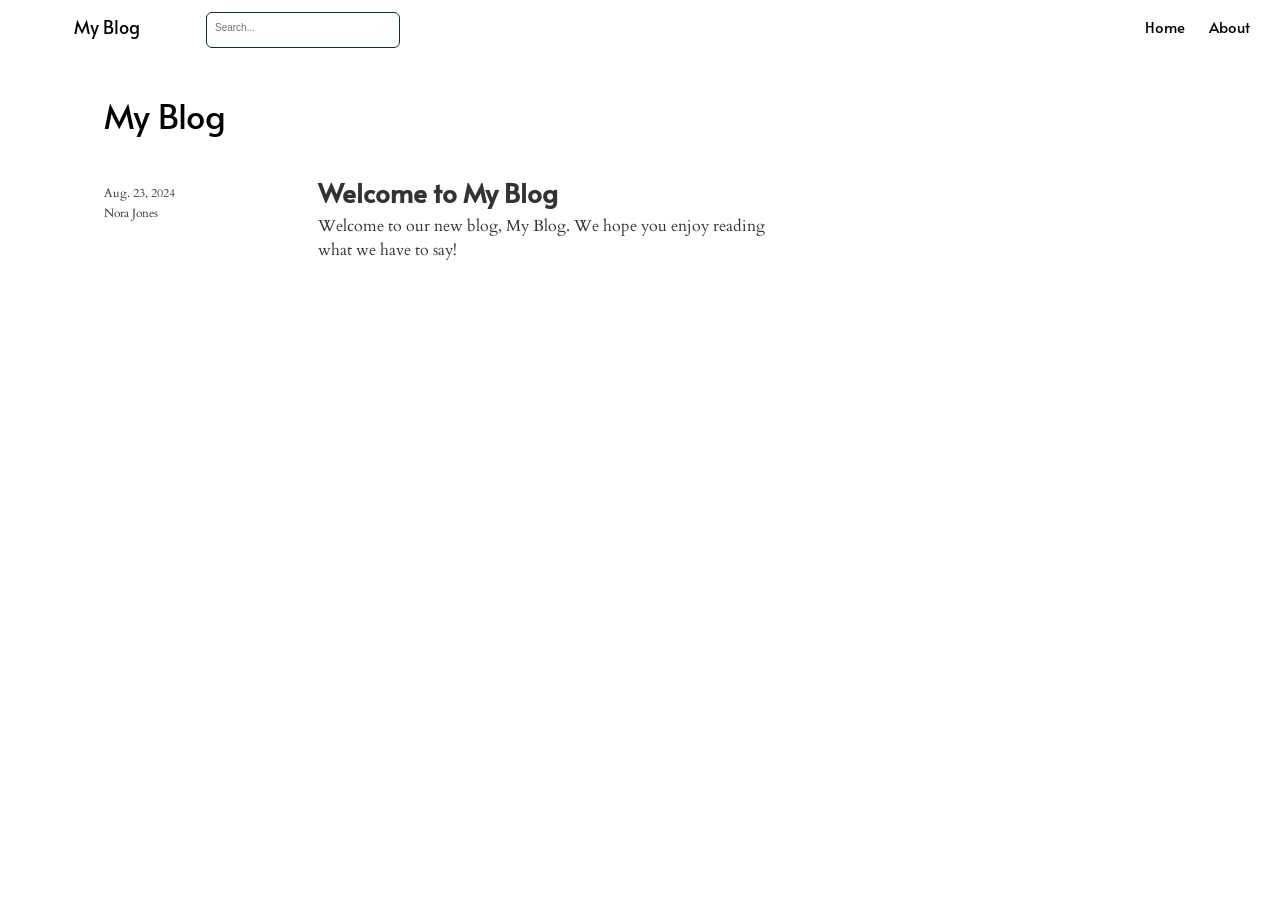
<file: deepplay/index.html>
<!DOCTYPE html>

<html xmlns="http://www.w3.org/1999/xhtml" lang="" xml:lang="">

<head>
  <meta charset="utf-8"/>
  <meta name="viewport" content="width=device-width, initial-scale=1"/>
  <meta http-equiv="X-UA-Compatible" content="IE=Edge,chrome=1"/>
  <meta name="generator" content="distill" />

  <style type="text/css">
  /* Hide doc at startup (prevent jankiness while JS renders/transforms) */
  body {
    visibility: hidden;
  }
  </style>

 <!--radix_placeholder_import_source-->
 <!--/radix_placeholder_import_source-->

<style type="text/css">code{white-space: pre;}</style>
<style type="text/css" data-origin="pandoc">
a.sourceLine { display: inline-block; line-height: 1.25; }
a.sourceLine { pointer-events: none; color: inherit; text-decoration: inherit; }
a.sourceLine:empty { height: 1.2em; }
.sourceCode { overflow: visible; }
code.sourceCode { white-space: pre; position: relative; }
div.sourceCode { margin: 1em 0; }
pre.sourceCode { margin: 0; }
@media screen {
div.sourceCode { overflow: auto; }
}
@media print {
code.sourceCode { white-space: pre-wrap; }
a.sourceLine { text-indent: -1em; padding-left: 1em; }
}
pre.numberSource a.sourceLine
  { position: relative; left: -4em; }
pre.numberSource a.sourceLine::before
  { content: attr(data-line-number);
    position: relative; left: -1em; text-align: right; vertical-align: baseline;
    border: none; pointer-events: all; display: inline-block;
    -webkit-touch-callout: none; -webkit-user-select: none;
    -khtml-user-select: none; -moz-user-select: none;
    -ms-user-select: none; user-select: none;
    padding: 0 4px; width: 4em;
    color: #aaaaaa;
  }
pre.numberSource { margin-left: 3em; border-left: 1px solid #aaaaaa;  padding-left: 4px; }
div.sourceCode
  { color: #00769e; background-color: #f1f3f5; }
@media screen {
a.sourceLine::before { text-decoration: underline; }
}
code span. { color: #00769e; } /* Normal */
code span.al { color: #ad0000; } /* Alert */
code span.an { color: #5e5e5e; } /* Annotation */
code span.at { color: #657422; } /* Attribute */
code span.bn { color: #ad0000; } /* BaseN */
code span.bu { } /* BuiltIn */
code span.cf { color: #00769e; } /* ControlFlow */
code span.ch { color: #20794d; } /* Char */
code span.cn { color: #8f5902; } /* Constant */
code span.co { color: #5e5e5e; } /* Comment */
code span.cv { color: #5e5e5e; font-style: italic; } /* CommentVar */
code span.do { color: #5e5e5e; font-style: italic; } /* Documentation */
code span.dt { color: #ad0000; } /* DataType */
code span.dv { color: #ad0000; } /* DecVal */
code span.er { color: #ad0000; } /* Error */
code span.ex { } /* Extension */
code span.fl { color: #ad0000; } /* Float */
code span.fu { color: #4758ab; } /* Function */
code span.im { } /* Import */
code span.in { color: #5e5e5e; } /* Information */
code span.kw { color: #00769e; } /* Keyword */
code span.op { color: #5e5e5e; } /* Operator */
code span.ot { color: #00769e; } /* Other */
code span.pp { color: #ad0000; } /* Preprocessor */
code span.sc { color: #5e5e5e; } /* SpecialChar */
code span.ss { color: #20794d; } /* SpecialString */
code span.st { color: #20794d; } /* String */
code span.va { color: #111111; } /* Variable */
code span.vs { color: #20794d; } /* VerbatimString */
code span.wa { color: #5e5e5e; font-style: italic; } /* Warning */
</style>


  <!--radix_placeholder_meta_tags-->
  <title>My Blog</title>
  
  
  
  
  <!--  https://developers.facebook.com/docs/sharing/webmasters#markup -->
  <meta property="og:title" content="My Blog"/>
  <meta property="og:type" content="article"/>
  <meta property="og:locale" content="en_US"/>
  <meta property="og:site_name" content="My Blog"/>
  
  <!--  https://dev.twitter.com/cards/types/summary -->
  <meta property="twitter:card" content="summary"/>
  <meta property="twitter:title" content="My Blog"/>
  
  <!--/radix_placeholder_meta_tags-->
  <!--radix_placeholder_rmarkdown_metadata-->
  
  <script type="text/json" id="radix-rmarkdown-metadata">
  {"type":"list","attributes":{"names":{"type":"character","attributes":{},"value":["title","site","listing"]}},"value":[{"type":"character","attributes":{},"value":["My Blog"]},{"type":"character","attributes":{},"value":["distill::distill_website"]},{"type":"character","attributes":{},"value":["posts"]}]}
  </script>
  <!--/radix_placeholder_rmarkdown_metadata-->
  <!--radix_placeholder_navigation_in_header-->
  <meta name="distill:offset" content=""/>
  
  <script type="application/javascript">
  
    window.headroom_prevent_pin = false;
  
    window.document.addEventListener("DOMContentLoaded", function (event) {
  
      // initialize headroom for banner
      var header = $('header').get(0);
      var headerHeight = header.offsetHeight;
      var headroom = new Headroom(header, {
        tolerance: 5,
        onPin : function() {
          if (window.headroom_prevent_pin) {
            window.headroom_prevent_pin = false;
            headroom.unpin();
          }
        }
      });
      headroom.init();
      if(window.location.hash)
        headroom.unpin();
      $(header).addClass('headroom--transition');
  
      // offset scroll location for banner on hash change
      // (see: https://github.com/WickyNilliams/headroom.js/issues/38)
      window.addEventListener("hashchange", function(event) {
        window.scrollTo(0, window.pageYOffset - (headerHeight + 25));
      });
  
      // responsive menu
      $('.distill-site-header').each(function(i, val) {
        var topnav = $(this);
        var toggle = topnav.find('.nav-toggle');
        toggle.on('click', function() {
          topnav.toggleClass('responsive');
        });
      });
  
      // nav dropdowns
      $('.nav-dropbtn').click(function(e) {
        $(this).next('.nav-dropdown-content').toggleClass('nav-dropdown-active');
        $(this).parent().siblings('.nav-dropdown')
           .children('.nav-dropdown-content').removeClass('nav-dropdown-active');
      });
      $("body").click(function(e){
        $('.nav-dropdown-content').removeClass('nav-dropdown-active');
      });
      $(".nav-dropdown").click(function(e){
        e.stopPropagation();
      });
    });
  </script>
  
  <style type="text/css">
  
  /* Theme (user-documented overrideables for nav appearance) */
  
  .distill-site-nav {
    color: rgba(255, 255, 255, 0.8);
    background-color: #0F2E3D;
    font-size: 15px;
    font-weight: 300;
  }
  
  .distill-site-nav a {
    color: inherit;
    text-decoration: none;
  }
  
  .distill-site-nav a:hover {
    color: white;
  }
  
  @media print {
    .distill-site-nav {
      display: none;
    }
  }
  
  .distill-site-header {
  
  }
  
  .distill-site-footer {
  
  }
  
  
  /* Site Header */
  
  .distill-site-header {
    width: 100%;
    box-sizing: border-box;
    z-index: 3;
  }
  
  .distill-site-header .nav-left {
    display: inline-block;
    margin-left: 8px;
  }
  
  @media screen and (max-width: 768px) {
    .distill-site-header .nav-left {
      margin-left: 0;
    }
  }
  
  
  .distill-site-header .nav-right {
    float: right;
    margin-right: 8px;
  }
  
  .distill-site-header a,
  .distill-site-header .title {
    display: inline-block;
    text-align: center;
    padding: 14px 10px 14px 10px;
  }
  
  .distill-site-header .title {
    font-size: 18px;
    min-width: 150px;
  }
  
  .distill-site-header .logo {
    padding: 0;
  }
  
  .distill-site-header .logo img {
    display: none;
    max-height: 20px;
    width: auto;
    margin-bottom: -4px;
  }
  
  .distill-site-header .nav-image img {
    max-height: 18px;
    width: auto;
    display: inline-block;
    margin-bottom: -3px;
  }
  
  
  
  @media screen and (min-width: 1000px) {
    .distill-site-header .logo img {
      display: inline-block;
    }
    .distill-site-header .nav-left {
      margin-left: 20px;
    }
    .distill-site-header .nav-right {
      margin-right: 20px;
    }
    .distill-site-header .title {
      padding-left: 12px;
    }
  }
  
  
  .distill-site-header .nav-toggle {
    display: none;
  }
  
  .nav-dropdown {
    display: inline-block;
    position: relative;
  }
  
  .nav-dropdown .nav-dropbtn {
    border: none;
    outline: none;
    color: rgba(255, 255, 255, 0.8);
    padding: 16px 10px;
    background-color: transparent;
    font-family: inherit;
    font-size: inherit;
    font-weight: inherit;
    margin: 0;
    margin-top: 1px;
    z-index: 2;
  }
  
  .nav-dropdown-content {
    display: none;
    position: absolute;
    background-color: white;
    min-width: 200px;
    border: 1px solid rgba(0,0,0,0.15);
    border-radius: 4px;
    box-shadow: 0px 8px 16px 0px rgba(0,0,0,0.1);
    z-index: 1;
    margin-top: 2px;
    white-space: nowrap;
    padding-top: 4px;
    padding-bottom: 4px;
  }
  
  .nav-dropdown-content hr {
    margin-top: 4px;
    margin-bottom: 4px;
    border: none;
    border-bottom: 1px solid rgba(0, 0, 0, 0.1);
  }
  
  .nav-dropdown-active {
    display: block;
  }
  
  .nav-dropdown-content a, .nav-dropdown-content .nav-dropdown-header {
    color: black;
    padding: 6px 24px;
    text-decoration: none;
    display: block;
    text-align: left;
  }
  
  .nav-dropdown-content .nav-dropdown-header {
    display: block;
    padding: 5px 24px;
    padding-bottom: 0;
    text-transform: uppercase;
    font-size: 14px;
    color: #999999;
    white-space: nowrap;
  }
  
  .nav-dropdown:hover .nav-dropbtn {
    color: white;
  }
  
  .nav-dropdown-content a:hover {
    background-color: #ddd;
    color: black;
  }
  
  .nav-right .nav-dropdown-content {
    margin-left: -45%;
    right: 0;
  }
  
  @media screen and (max-width: 768px) {
    .distill-site-header a, .distill-site-header .nav-dropdown  {display: none;}
    .distill-site-header a.nav-toggle {
      float: right;
      display: block;
    }
    .distill-site-header .title {
      margin-left: 0;
    }
    .distill-site-header .nav-right {
      margin-right: 0;
    }
    .distill-site-header {
      overflow: hidden;
    }
    .nav-right .nav-dropdown-content {
      margin-left: 0;
    }
  }
  
  
  @media screen and (max-width: 768px) {
    .distill-site-header.responsive {position: relative; min-height: 500px; }
    .distill-site-header.responsive a.nav-toggle {
      position: absolute;
      right: 0;
      top: 0;
    }
    .distill-site-header.responsive a,
    .distill-site-header.responsive .nav-dropdown {
      display: block;
      text-align: left;
    }
    .distill-site-header.responsive .nav-left,
    .distill-site-header.responsive .nav-right {
      width: 100%;
    }
    .distill-site-header.responsive .nav-dropdown {float: none;}
    .distill-site-header.responsive .nav-dropdown-content {position: relative;}
    .distill-site-header.responsive .nav-dropdown .nav-dropbtn {
      display: block;
      width: 100%;
      text-align: left;
    }
  }
  
  /* Site Footer */
  
  .distill-site-footer {
    width: 100%;
    overflow: hidden;
    box-sizing: border-box;
    z-index: 3;
    margin-top: 30px;
    padding-top: 30px;
    padding-bottom: 30px;
    text-align: center;
  }
  
  /* Headroom */
  
  d-title {
    padding-top: 6rem;
  }
  
  @media print {
    d-title {
      padding-top: 4rem;
    }
  }
  
  .headroom {
    z-index: 1000;
    position: fixed;
    top: 0;
    left: 0;
    right: 0;
  }
  
  .headroom--transition {
    transition: all .4s ease-in-out;
  }
  
  .headroom--unpinned {
    top: -100px;
  }
  
  .headroom--pinned {
    top: 0;
  }
  
  /* adjust viewport for navbar height */
  /* helps vertically center bootstrap (non-distill) content */
  .min-vh-100 {
    min-height: calc(100vh - 100px) !important;
  }
  
  </style>
  
  <script src="site_libs/jquery-3.6.0/jquery-3.6.0.min.js"></script>
  <link href="site_libs/font-awesome-6.4.2/css/all.min.css" rel="stylesheet"/>
  <link href="site_libs/font-awesome-6.4.2/css/v4-shims.min.css" rel="stylesheet"/>
  <script src="site_libs/headroom-0.9.4/headroom.min.js"></script>
  <script src="site_libs/autocomplete-0.37.1/autocomplete.min.js"></script>
  <script src="site_libs/fuse-6.4.1/fuse.min.js"></script>
  
  <script type="application/javascript">
  
  function getMeta(metaName) {
    var metas = document.getElementsByTagName('meta');
    for (let i = 0; i < metas.length; i++) {
      if (metas[i].getAttribute('name') === metaName) {
        return metas[i].getAttribute('content');
      }
    }
    return '';
  }
  
  function offsetURL(url) {
    var offset = getMeta('distill:offset');
    return offset ? offset + '/' + url : url;
  }
  
  function createFuseIndex() {
  
    // create fuse index
    var options = {
      keys: [
        { name: 'title', weight: 20 },
        { name: 'categories', weight: 15 },
        { name: 'description', weight: 10 },
        { name: 'contents', weight: 5 },
      ],
      ignoreLocation: true,
      threshold: 0
    };
    var fuse = new window.Fuse([], options);
  
    // fetch the main search.json
    return fetch(offsetURL('search.json'))
      .then(function(response) {
        if (response.status == 200) {
          return response.json().then(function(json) {
            // index main articles
            json.articles.forEach(function(article) {
              fuse.add(article);
            });
            // download collections and index their articles
            return Promise.all(json.collections.map(function(collection) {
              return fetch(offsetURL(collection)).then(function(response) {
                if (response.status === 200) {
                  return response.json().then(function(articles) {
                    articles.forEach(function(article) {
                      fuse.add(article);
                    });
                  })
                } else {
                  return Promise.reject(
                    new Error('Unexpected status from search index request: ' +
                              response.status)
                  );
                }
              });
            })).then(function() {
              return fuse;
            });
          });
  
        } else {
          return Promise.reject(
            new Error('Unexpected status from search index request: ' +
                        response.status)
          );
        }
      });
  }
  
  window.document.addEventListener("DOMContentLoaded", function (event) {
  
    // get search element (bail if we don't have one)
    var searchEl = window.document.getElementById('distill-search');
    if (!searchEl)
      return;
  
    createFuseIndex()
      .then(function(fuse) {
  
        // make search box visible
        searchEl.classList.remove('hidden');
  
        // initialize autocomplete
        var options = {
          autoselect: true,
          hint: false,
          minLength: 2,
        };
        window.autocomplete(searchEl, options, [{
          source: function(query, callback) {
            const searchOptions = {
              isCaseSensitive: false,
              shouldSort: true,
              minMatchCharLength: 2,
              limit: 10,
            };
            var results = fuse.search(query, searchOptions);
            callback(results
              .map(function(result) { return result.item; })
            );
          },
          templates: {
            suggestion: function(suggestion) {
              var img = suggestion.preview && Object.keys(suggestion.preview).length > 0
                ? `<img src="${offsetURL(suggestion.preview)}"</img>`
                : '';
              var html = `
                <div class="search-item">
                  <h3>${suggestion.title}</h3>
                  <div class="search-item-description">
                    ${suggestion.description || ''}
                  </div>
                  <div class="search-item-preview">
                    ${img}
                  </div>
                </div>
              `;
              return html;
            }
          }
        }]).on('autocomplete:selected', function(event, suggestion) {
          window.location.href = offsetURL(suggestion.path);
        });
        // remove inline display style on autocompleter (we want to
        // manage responsive display via css)
        $('.algolia-autocomplete').css("display", "");
      })
      .catch(function(error) {
        console.log(error);
      });
  
  });
  
  </script>
  
  <style type="text/css">
  
  .nav-search {
    font-size: x-small;
  }
  
  /* Algolioa Autocomplete */
  
  .algolia-autocomplete {
    display: inline-block;
    margin-left: 10px;
    vertical-align: sub;
    background-color: white;
    color: black;
    padding: 6px;
    padding-top: 8px;
    padding-bottom: 0;
    border-radius: 6px;
    border: 1px #0F2E3D solid;
    width: 180px;
  }
  
  
  @media screen and (max-width: 768px) {
    .distill-site-nav .algolia-autocomplete {
      display: none;
      visibility: hidden;
    }
    .distill-site-nav.responsive .algolia-autocomplete {
      display: inline-block;
      visibility: visible;
    }
    .distill-site-nav.responsive .algolia-autocomplete .aa-dropdown-menu {
      margin-left: 0;
      width: 400px;
      max-height: 400px;
    }
  }
  
  .algolia-autocomplete .aa-input, .algolia-autocomplete .aa-hint {
    width: 90%;
    outline: none;
    border: none;
  }
  
  .algolia-autocomplete .aa-hint {
    color: #999;
  }
  .algolia-autocomplete .aa-dropdown-menu {
    width: 550px;
    max-height: 70vh;
    overflow-x: visible;
    overflow-y: scroll;
    padding: 5px;
    margin-top: 3px;
    margin-left: -150px;
    background-color: #fff;
    border-radius: 5px;
    border: 1px solid #999;
    border-top: none;
  }
  
  .algolia-autocomplete .aa-dropdown-menu .aa-suggestion {
    cursor: pointer;
    padding: 5px 4px;
    border-bottom: 1px solid #eee;
  }
  
  .algolia-autocomplete .aa-dropdown-menu .aa-suggestion:last-of-type {
    border-bottom: none;
    margin-bottom: 2px;
  }
  
  .algolia-autocomplete .aa-dropdown-menu .aa-suggestion .search-item {
    overflow: hidden;
    font-size: 0.8em;
    line-height: 1.4em;
  }
  
  .algolia-autocomplete .aa-dropdown-menu .aa-suggestion .search-item h3 {
    font-size: 1rem;
    margin-block-start: 0;
    margin-block-end: 5px;
  }
  
  .algolia-autocomplete .aa-dropdown-menu .aa-suggestion .search-item-description {
    display: inline-block;
    overflow: hidden;
    height: 2.8em;
    width: 80%;
    margin-right: 4%;
  }
  
  .algolia-autocomplete .aa-dropdown-menu .aa-suggestion .search-item-preview {
    display: inline-block;
    width: 15%;
  }
  
  .algolia-autocomplete .aa-dropdown-menu .aa-suggestion .search-item-preview img {
    height: 3em;
    width: auto;
    display: none;
  }
  
  .algolia-autocomplete .aa-dropdown-menu .aa-suggestion .search-item-preview img[src] {
    display: initial;
  }
  
  .algolia-autocomplete .aa-dropdown-menu .aa-suggestion.aa-cursor {
    background-color: #eee;
  }
  .algolia-autocomplete .aa-dropdown-menu .aa-suggestion em {
    font-weight: bold;
    font-style: normal;
  }
  
  </style>
  
  
  <!--/radix_placeholder_navigation_in_header-->
  <!--radix_placeholder_distill-->
  
  <style type="text/css">
  
  body {
    background-color: white;
  }
  
  .pandoc-table {
    width: 100%;
  }
  
  .pandoc-table>caption {
    margin-bottom: 10px;
  }
  
  .pandoc-table th:not([align]) {
    text-align: left;
  }
  
  .pagedtable-footer {
    font-size: 15px;
  }
  
  d-byline .byline {
    grid-template-columns: 2fr 2fr;
  }
  
  d-byline .byline h3 {
    margin-block-start: 1.5em;
  }
  
  d-byline .byline .authors-affiliations h3 {
    margin-block-start: 0.5em;
  }
  
  .authors-affiliations .orcid-id {
    width: 16px;
    height:16px;
    margin-left: 4px;
    margin-right: 4px;
    vertical-align: middle;
    padding-bottom: 2px;
  }
  
  d-title .dt-tags {
    margin-top: 1em;
    grid-column: text;
  }
  
  .dt-tags .dt-tag {
    text-decoration: none;
    display: inline-block;
    color: rgba(0,0,0,0.6);
    padding: 0em 0.4em;
    margin-right: 0.5em;
    margin-bottom: 0.4em;
    font-size: 70%;
    border: 1px solid rgba(0,0,0,0.2);
    border-radius: 3px;
    text-transform: uppercase;
    font-weight: 500;
  }
  
  d-article table.gt_table td,
  d-article table.gt_table th {
    border-bottom: none;
    font-size: 100%;
  }
  
  .html-widget {
    margin-bottom: 2.0em;
  }
  
  .l-screen-inset {
    padding-right: 16px;
  }
  
  .l-screen .caption {
    margin-left: 10px;
  }
  
  .shaded {
    background: rgb(247, 247, 247);
    padding-top: 20px;
    padding-bottom: 20px;
    border-top: 1px solid rgba(0, 0, 0, 0.1);
    border-bottom: 1px solid rgba(0, 0, 0, 0.1);
  }
  
  .shaded .html-widget {
    margin-bottom: 0;
    border: 1px solid rgba(0, 0, 0, 0.1);
  }
  
  .shaded .shaded-content {
    background: white;
  }
  
  .text-output {
    margin-top: 0;
    line-height: 1.5em;
  }
  
  .hidden {
    display: none !important;
  }
  
  hr.section-separator {
    border: none;
    border-top: 1px solid rgba(0, 0, 0, 0.1);
    margin: 0px;
  }
  
  
  d-byline {
    border-top: none;
  }
  
  d-article {
    padding-top: 2.5rem;
    padding-bottom: 30px;
    border-top: none;
  }
  
  d-appendix {
    padding-top: 30px;
  }
  
  d-article>p>img {
    width: 100%;
  }
  
  d-article h2 {
    margin: 1rem 0 1.5rem 0;
  }
  
  d-article h3 {
    margin-top: 1.5rem;
  }
  
  d-article iframe {
    border: 1px solid rgba(0, 0, 0, 0.1);
    margin-bottom: 2.0em;
    width: 100%;
  }
  
  /* Tweak code blocks */
  
  d-article div.sourceCode code,
  d-article pre code {
    font-family: Consolas, Monaco, 'Andale Mono', 'Ubuntu Mono', monospace;
  }
  
  d-article pre,
  d-article div.sourceCode,
  d-article div.sourceCode pre {
    overflow: auto;
  }
  
  d-article div.sourceCode {
    background-color: white;
  }
  
  d-article div.sourceCode pre {
    padding-left: 10px;
    font-size: 12px;
    border-left: 2px solid rgba(0,0,0,0.1);
  }
  
  d-article pre {
    font-size: 12px;
    color: black;
    background: none;
    margin-top: 0;
    text-align: left;
    white-space: pre;
    word-spacing: normal;
    word-break: normal;
    word-wrap: normal;
    line-height: 1.5;
  
    -moz-tab-size: 4;
    -o-tab-size: 4;
    tab-size: 4;
  
    -webkit-hyphens: none;
    -moz-hyphens: none;
    -ms-hyphens: none;
    hyphens: none;
  }
  
  d-article pre a {
    border-bottom: none;
  }
  
  d-article pre a:hover {
    border-bottom: none;
    text-decoration: underline;
  }
  
  d-article details {
    grid-column: text;
    margin-bottom: 0.8em;
  }
  
  @media(min-width: 768px) {
  
  d-article pre,
  d-article div.sourceCode,
  d-article div.sourceCode pre {
    overflow: visible !important;
  }
  
  d-article div.sourceCode pre {
    padding-left: 18px;
    font-size: 14px;
  }
  
  /* tweak for Pandoc numbered line within distill */
  d-article pre.numberSource code > span {
      left: -2em;
  }
  
  d-article pre {
    font-size: 14px;
  }
  
  }
  
  figure img.external {
    background: white;
    border: 1px solid rgba(0, 0, 0, 0.1);
    box-shadow: 0 1px 8px rgba(0, 0, 0, 0.1);
    padding: 18px;
    box-sizing: border-box;
  }
  
  /* CSS for d-contents */
  
  .d-contents {
    grid-column: text;
    color: rgba(0,0,0,0.8);
    font-size: 0.9em;
    padding-bottom: 1em;
    margin-bottom: 1em;
    padding-bottom: 0.5em;
    margin-bottom: 1em;
    padding-left: 0.25em;
    justify-self: start;
  }
  
  @media(min-width: 1000px) {
    .d-contents.d-contents-float {
      height: 0;
      grid-column-start: 1;
      grid-column-end: 4;
      justify-self: center;
      padding-right: 3em;
      padding-left: 2em;
    }
  }
  
  .d-contents nav h3 {
    font-size: 18px;
    margin-top: 0;
    margin-bottom: 1em;
  }
  
  .d-contents li {
    list-style-type: none
  }
  
  .d-contents nav > ul {
    padding-left: 0;
  }
  
  .d-contents ul {
    padding-left: 1em
  }
  
  .d-contents nav ul li {
    margin-top: 0.6em;
    margin-bottom: 0.2em;
  }
  
  .d-contents nav a {
    font-size: 13px;
    border-bottom: none;
    text-decoration: none
    color: rgba(0, 0, 0, 0.8);
  }
  
  .d-contents nav a:hover {
    text-decoration: underline solid rgba(0, 0, 0, 0.6)
  }
  
  .d-contents nav > ul > li > a {
    font-weight: 600;
  }
  
  .d-contents nav > ul > li > ul {
    font-weight: inherit;
  }
  
  .d-contents nav > ul > li > ul > li {
    margin-top: 0.2em;
  }
  
  
  .d-contents nav ul {
    margin-top: 0;
    margin-bottom: 0.25em;
  }
  
  .d-article-with-toc h2:nth-child(2) {
    margin-top: 0;
  }
  
  
  /* Figure */
  
  .figure {
    position: relative;
    margin-bottom: 2.5em;
    margin-top: 1.5em;
  }
  
  .figure .caption {
    color: rgba(0, 0, 0, 0.6);
    font-size: 12px;
    line-height: 1.5em;
  }
  
  .figure img.external {
    background: white;
    border: 1px solid rgba(0, 0, 0, 0.1);
    box-shadow: 0 1px 8px rgba(0, 0, 0, 0.1);
    padding: 18px;
    box-sizing: border-box;
  }
  
  .figure .caption a {
    color: rgba(0, 0, 0, 0.6);
  }
  
  .figure .caption b,
  .figure .caption strong, {
    font-weight: 600;
    color: rgba(0, 0, 0, 1.0);
  }
  
  /* Citations */
  
  d-article .citation {
    color: inherit;
    cursor: inherit;
  }
  
  div.hanging-indent{
    margin-left: 1em; text-indent: -1em;
  }
  
  /* Citation hover box */
  
  .tippy-box[data-theme~=light-border] {
    background-color: rgba(250, 250, 250, 0.95);
  }
  
  .tippy-content > p {
    margin-bottom: 0;
    padding: 2px;
  }
  
  
  /* Tweak 1000px media break to show more text */
  
  @media(min-width: 1000px) {
    .base-grid,
    distill-header,
    d-title,
    d-abstract,
    d-article,
    d-appendix,
    distill-appendix,
    d-byline,
    d-footnote-list,
    d-citation-list,
    distill-footer {
      grid-template-columns: [screen-start] 1fr [page-start kicker-start] 80px [middle-start] 50px [text-start kicker-end] 65px 65px 65px 65px 65px 65px 65px 65px [text-end gutter-start] 65px [middle-end] 65px [page-end gutter-end] 1fr [screen-end];
      grid-column-gap: 16px;
    }
  
    .grid {
      grid-column-gap: 16px;
    }
  
    d-article {
      font-size: 1.06rem;
      line-height: 1.7em;
    }
    figure .caption, .figure .caption, figure figcaption {
      font-size: 13px;
    }
  }
  
  @media(min-width: 1180px) {
    .base-grid,
    distill-header,
    d-title,
    d-abstract,
    d-article,
    d-appendix,
    distill-appendix,
    d-byline,
    d-footnote-list,
    d-citation-list,
    distill-footer {
      grid-template-columns: [screen-start] 1fr [page-start kicker-start] 60px [middle-start] 60px [text-start kicker-end] 60px 60px 60px 60px 60px 60px 60px 60px [text-end gutter-start] 60px [middle-end] 60px [page-end gutter-end] 1fr [screen-end];
      grid-column-gap: 32px;
    }
  
    .grid {
      grid-column-gap: 32px;
    }
  }
  
  
  /* Get the citation styles for the appendix (not auto-injected on render since
     we do our own rendering of the citation appendix) */
  
  d-appendix .citation-appendix,
  .d-appendix .citation-appendix {
    font-size: 11px;
    line-height: 15px;
    border-left: 1px solid rgba(0, 0, 0, 0.1);
    padding-left: 18px;
    border: 1px solid rgba(0,0,0,0.1);
    background: rgba(0, 0, 0, 0.02);
    padding: 10px 18px;
    border-radius: 3px;
    color: rgba(150, 150, 150, 1);
    overflow: hidden;
    margin-top: -12px;
    white-space: pre-wrap;
    word-wrap: break-word;
  }
  
  /* Include appendix styles here so they can be overridden */
  
  d-appendix {
    contain: layout style;
    font-size: 0.8em;
    line-height: 1.7em;
    margin-top: 60px;
    margin-bottom: 0;
    border-top: 1px solid rgba(0, 0, 0, 0.1);
    color: rgba(0,0,0,0.5);
    padding-top: 60px;
    padding-bottom: 48px;
  }
  
  d-appendix h3 {
    grid-column: page-start / text-start;
    font-size: 15px;
    font-weight: 500;
    margin-top: 1em;
    margin-bottom: 0;
    color: rgba(0,0,0,0.65);
  }
  
  d-appendix h3 + * {
    margin-top: 1em;
  }
  
  d-appendix ol {
    padding: 0 0 0 15px;
  }
  
  @media (min-width: 768px) {
    d-appendix ol {
      padding: 0 0 0 30px;
      margin-left: -30px;
    }
  }
  
  d-appendix li {
    margin-bottom: 1em;
  }
  
  d-appendix a {
    color: rgba(0, 0, 0, 0.6);
  }
  
  d-appendix > * {
    grid-column: text;
  }
  
  d-appendix > d-footnote-list,
  d-appendix > d-citation-list,
  d-appendix > distill-appendix {
    grid-column: screen;
  }
  
  /* Include footnote styles here so they can be overridden */
  
  d-footnote-list {
    contain: layout style;
  }
  
  d-footnote-list > * {
    grid-column: text;
  }
  
  d-footnote-list a.footnote-backlink {
    color: rgba(0,0,0,0.3);
    padding-left: 0.5em;
  }
  
  
  
  /* Anchor.js */
  
  .anchorjs-link {
    /*transition: all .25s linear; */
    text-decoration: none;
    border-bottom: none;
  }
  *:hover > .anchorjs-link {
    margin-left: -1.125em !important;
    text-decoration: none;
    border-bottom: none;
  }
  
  /* Social footer */
  
  .social_footer {
    margin-top: 30px;
    margin-bottom: 0;
    color: rgba(0,0,0,0.67);
  }
  
  .disqus-comments {
    margin-right: 30px;
  }
  
  .disqus-comment-count {
    border-bottom: 1px solid rgba(0, 0, 0, 0.4);
    cursor: pointer;
  }
  
  #disqus_thread {
    margin-top: 30px;
  }
  
  .article-sharing a {
    border-bottom: none;
    margin-right: 8px;
  }
  
  .article-sharing a:hover {
    border-bottom: none;
  }
  
  .sidebar-section.subscribe {
    font-size: 12px;
    line-height: 1.6em;
  }
  
  .subscribe p {
    margin-bottom: 0.5em;
  }
  
  
  .article-footer .subscribe {
    font-size: 15px;
    margin-top: 45px;
  }
  
  
  .sidebar-section.custom {
    font-size: 12px;
    line-height: 1.6em;
  }
  
  .custom p {
    margin-bottom: 0.5em;
  }
  
  /* Styles for listing layout (hide title) */
  .layout-listing d-title, .layout-listing .d-title {
    display: none;
  }
  
  /* Styles for posts lists (not auto-injected) */
  
  
  .posts-with-sidebar {
    padding-left: 45px;
    padding-right: 45px;
  }
  
  .posts-list .description h2,
  .posts-list .description p {
    font-family: -apple-system, BlinkMacSystemFont, "Segoe UI", Roboto, Oxygen, Ubuntu, Cantarell, "Fira Sans", "Droid Sans", "Helvetica Neue", Arial, sans-serif;
  }
  
  .posts-list .description h2 {
    font-weight: 700;
    border-bottom: none;
    padding-bottom: 0;
  }
  
  .posts-list h2.post-tag {
    border-bottom: 1px solid rgba(0, 0, 0, 0.2);
    padding-bottom: 12px;
  }
  .posts-list {
    margin-top: 60px;
    margin-bottom: 24px;
  }
  
  .posts-list .post-preview {
    text-decoration: none;
    overflow: hidden;
    display: block;
    border-bottom: 1px solid rgba(0, 0, 0, 0.1);
    padding: 24px 0;
  }
  
  .post-preview-last {
    border-bottom: none !important;
  }
  
  .posts-list .posts-list-caption {
    grid-column: screen;
    font-weight: 400;
  }
  
  .posts-list .post-preview h2 {
    margin: 0 0 6px 0;
    line-height: 1.2em;
    font-style: normal;
    font-size: 24px;
  }
  
  .posts-list .post-preview p {
    margin: 0 0 12px 0;
    line-height: 1.4em;
    font-size: 16px;
  }
  
  .posts-list .post-preview .thumbnail {
    box-sizing: border-box;
    margin-bottom: 24px;
    position: relative;
    max-width: 500px;
  }
  .posts-list .post-preview img {
    width: 100%;
    display: block;
  }
  
  .posts-list .metadata {
    font-size: 12px;
    line-height: 1.4em;
    margin-bottom: 18px;
  }
  
  .posts-list .metadata > * {
    display: inline-block;
  }
  
  .posts-list .metadata .publishedDate {
    margin-right: 2em;
  }
  
  .posts-list .metadata .dt-authors {
    display: block;
    margin-top: 0.3em;
    margin-right: 2em;
  }
  
  .posts-list .dt-tags {
    display: block;
    line-height: 1em;
  }
  
  .posts-list .dt-tags .dt-tag {
    display: inline-block;
    color: rgba(0,0,0,0.6);
    padding: 0.3em 0.4em;
    margin-right: 0.2em;
    margin-bottom: 0.4em;
    font-size: 60%;
    border: 1px solid rgba(0,0,0,0.2);
    border-radius: 3px;
    text-transform: uppercase;
    font-weight: 500;
  }
  
  .posts-list img {
    opacity: 1;
  }
  
  .posts-list img[data-src] {
    opacity: 0;
  }
  
  .posts-more {
    clear: both;
  }
  
  
  .posts-sidebar {
    font-size: 16px;
  }
  
  .posts-sidebar h3 {
    font-size: 16px;
    margin-top: 0;
    margin-bottom: 0.5em;
    font-weight: 400;
    text-transform: uppercase;
  }
  
  .sidebar-section {
    margin-bottom: 30px;
  }
  
  .categories ul {
    list-style-type: none;
    margin: 0;
    padding: 0;
  }
  
  .categories li {
    color: rgba(0, 0, 0, 0.8);
    margin-bottom: 0;
  }
  
  .categories li>a {
    border-bottom: none;
  }
  
  .categories li>a:hover {
    border-bottom: 1px solid rgba(0, 0, 0, 0.4);
  }
  
  .categories .active {
    font-weight: 600;
  }
  
  .categories .category-count {
    color: rgba(0, 0, 0, 0.4);
  }
  
  
  @media(min-width: 768px) {
    .posts-list .post-preview h2 {
      font-size: 26px;
    }
    .posts-list .post-preview .thumbnail {
      float: right;
      width: 30%;
      margin-bottom: 0;
    }
    .posts-list .post-preview .description {
      float: left;
      width: 45%;
    }
    .posts-list .post-preview .metadata {
      float: left;
      width: 20%;
      margin-top: 8px;
    }
    .posts-list .post-preview p {
      margin: 0 0 12px 0;
      line-height: 1.5em;
      font-size: 16px;
    }
    .posts-with-sidebar .posts-list {
      float: left;
      width: 75%;
    }
    .posts-with-sidebar .posts-sidebar {
      float: right;
      width: 20%;
      margin-top: 60px;
      padding-top: 24px;
      padding-bottom: 24px;
    }
  }
  
  
  /* Improve display for browsers without grid (IE/Edge <= 15) */
  
  .downlevel {
    line-height: 1.6em;
    font-family: -apple-system, BlinkMacSystemFont, "Segoe UI", Roboto, Oxygen, Ubuntu, Cantarell, "Fira Sans", "Droid Sans", "Helvetica Neue", Arial, sans-serif;
    margin: 0;
  }
  
  .downlevel .d-title {
    padding-top: 6rem;
    padding-bottom: 1.5rem;
  }
  
  .downlevel .d-title h1 {
    font-size: 50px;
    font-weight: 700;
    line-height: 1.1em;
    margin: 0 0 0.5rem;
  }
  
  .downlevel .d-title p {
    font-weight: 300;
    font-size: 1.2rem;
    line-height: 1.55em;
    margin-top: 0;
  }
  
  .downlevel .d-byline {
    padding-top: 0.8em;
    padding-bottom: 0.8em;
    font-size: 0.8rem;
    line-height: 1.8em;
  }
  
  .downlevel .section-separator {
    border: none;
    border-top: 1px solid rgba(0, 0, 0, 0.1);
  }
  
  .downlevel .d-article {
    font-size: 1.06rem;
    line-height: 1.7em;
    padding-top: 1rem;
    padding-bottom: 2rem;
  }
  
  
  .downlevel .d-appendix {
    padding-left: 0;
    padding-right: 0;
    max-width: none;
    font-size: 0.8em;
    line-height: 1.7em;
    margin-bottom: 0;
    color: rgba(0,0,0,0.5);
    padding-top: 40px;
    padding-bottom: 48px;
  }
  
  .downlevel .footnotes ol {
    padding-left: 13px;
  }
  
  .downlevel .base-grid,
  .downlevel .distill-header,
  .downlevel .d-title,
  .downlevel .d-abstract,
  .downlevel .d-article,
  .downlevel .d-appendix,
  .downlevel .distill-appendix,
  .downlevel .d-byline,
  .downlevel .d-footnote-list,
  .downlevel .d-citation-list,
  .downlevel .distill-footer,
  .downlevel .appendix-bottom,
  .downlevel .posts-container {
    padding-left: 40px;
    padding-right: 40px;
  }
  
  @media(min-width: 768px) {
    .downlevel .base-grid,
    .downlevel .distill-header,
    .downlevel .d-title,
    .downlevel .d-abstract,
    .downlevel .d-article,
    .downlevel .d-appendix,
    .downlevel .distill-appendix,
    .downlevel .d-byline,
    .downlevel .d-footnote-list,
    .downlevel .d-citation-list,
    .downlevel .distill-footer,
    .downlevel .appendix-bottom,
    .downlevel .posts-container {
    padding-left: 150px;
    padding-right: 150px;
    max-width: 900px;
  }
  }
  
  .downlevel pre code {
    display: block;
    border-left: 2px solid rgba(0, 0, 0, .1);
    padding: 0 0 0 20px;
    font-size: 14px;
  }
  
  .downlevel code, .downlevel pre {
    color: black;
    background: none;
    font-family: Consolas, Monaco, 'Andale Mono', 'Ubuntu Mono', monospace;
    text-align: left;
    white-space: pre;
    word-spacing: normal;
    word-break: normal;
    word-wrap: normal;
    line-height: 1.5;
  
    -moz-tab-size: 4;
    -o-tab-size: 4;
    tab-size: 4;
  
    -webkit-hyphens: none;
    -moz-hyphens: none;
    -ms-hyphens: none;
    hyphens: none;
  }
  
  .downlevel .posts-list .post-preview {
    color: inherit;
  }
  
  
  
  </style>
  
  <script type="application/javascript">
  
  function is_downlevel_browser() {
    if (bowser.isUnsupportedBrowser({ msie: "12", msedge: "16"},
                                   window.navigator.userAgent)) {
      return true;
    } else {
      return window.load_distill_framework === undefined;
    }
  }
  
  // show body when load is complete
  function on_load_complete() {
  
    // add anchors
    if (window.anchors) {
      window.anchors.options.placement = 'left';
      window.anchors.add('d-article > h2, d-article > h3, d-article > h4, d-article > h5');
    }
  
  
    // set body to visible
    document.body.style.visibility = 'visible';
  
    // force redraw for leaflet widgets
    if (window.HTMLWidgets) {
      var maps = window.HTMLWidgets.findAll(".leaflet");
      $.each(maps, function(i, el) {
        var map = this.getMap();
        map.invalidateSize();
        map.eachLayer(function(layer) {
          if (layer instanceof L.TileLayer)
            layer.redraw();
        });
      });
    }
  
    // trigger 'shown' so htmlwidgets resize
    $('d-article').trigger('shown');
  }
  
  function init_distill() {
  
    init_common();
  
    // create front matter
    var front_matter = $('<d-front-matter></d-front-matter>');
    $('#distill-front-matter').wrap(front_matter);
  
    // create d-title
    $('.d-title').changeElementType('d-title');
  
    // separator
    var separator = '<hr class="section-separator" style="clear: both"/>';
    // prepend separator above appendix
    $('.d-byline').before(separator);
    $('.d-article').before(separator);
  
    // create d-byline
    var byline = $('<d-byline></d-byline>');
    $('.d-byline').replaceWith(byline);
  
    // create d-article
    var article = $('<d-article></d-article>');
    $('.d-article').wrap(article).children().unwrap();
  
    // move posts container into article
    $('.posts-container').appendTo($('d-article'));
  
    // create d-appendix
    $('.d-appendix').changeElementType('d-appendix');
  
    // flag indicating that we have appendix items
    var appendix = $('.appendix-bottom').children('h3').length > 0;
  
    // replace footnotes with <d-footnote>
    $('.footnote-ref').each(function(i, val) {
      appendix = true;
      var href = $(this).attr('href');
      var id = href.replace('#', '');
      var fn = $('#' + id);
      var fn_p = $('#' + id + '>p');
      fn_p.find('.footnote-back').remove();
      var text = fn_p.html();
      var dtfn = $('<d-footnote></d-footnote>');
      dtfn.html(text);
      $(this).replaceWith(dtfn);
    });
    // remove footnotes
    $('.footnotes').remove();
  
    // move refs into #references-listing
    $('#references-listing').replaceWith($('#refs'));
  
    $('h1.appendix, h2.appendix').each(function(i, val) {
      $(this).changeElementType('h3');
    });
    $('h3.appendix').each(function(i, val) {
      var id = $(this).attr('id');
      $('.d-contents a[href="#' + id + '"]').parent().remove();
      appendix = true;
      $(this).nextUntil($('h1, h2, h3')).addBack().appendTo($('d-appendix'));
    });
  
    // show d-appendix if we have appendix content
    $("d-appendix").css('display', appendix ? 'grid' : 'none');
  
    // localize layout chunks to just output
    $('.layout-chunk').each(function(i, val) {
  
      // capture layout
      var layout = $(this).attr('data-layout');
  
      // apply layout to markdown level block elements
      var elements = $(this).children().not('details, div.sourceCode, pre, script');
      elements.each(function(i, el) {
        var layout_div = $('<div class="' + layout + '"></div>');
        if (layout_div.hasClass('shaded')) {
          var shaded_content = $('<div class="shaded-content"></div>');
          $(this).wrap(shaded_content);
          $(this).parent().wrap(layout_div);
        } else {
          $(this).wrap(layout_div);
        }
      });
  
  
      // unwrap the layout-chunk div
      $(this).children().unwrap();
    });
  
    // remove code block used to force  highlighting css
    $('.distill-force-highlighting-css').parent().remove();
  
    // remove empty line numbers inserted by pandoc when using a
    // custom syntax highlighting theme, except when numbering line
    // in code chunk
    $('pre:not(.numberLines) code.sourceCode a:empty').remove();
  
    // load distill framework
    load_distill_framework();
  
    // wait for window.distillRunlevel == 4 to do post processing
    function distill_post_process() {
  
      if (!window.distillRunlevel || window.distillRunlevel < 4)
        return;
  
      // hide author/affiliations entirely if we have no authors
      var front_matter = JSON.parse($("#distill-front-matter").html());
      var have_authors = front_matter.authors && front_matter.authors.length > 0;
      if (!have_authors)
        $('d-byline').addClass('hidden');
  
      // article with toc class
      $('.d-contents').parent().addClass('d-article-with-toc');
  
      // strip links that point to #
      $('.authors-affiliations').find('a[href="#"]').removeAttr('href');
  
      // add orcid ids
      $('.authors-affiliations').find('.author').each(function(i, el) {
        var orcid_id = front_matter.authors[i].orcidID;
        var author_name = front_matter.authors[i].author
        if (orcid_id) {
          var a = $('<a></a>');
          a.attr('href', 'https://orcid.org/' + orcid_id);
          var img = $('<img></img>');
          img.addClass('orcid-id');
          img.attr('alt', author_name ? 'ORCID ID for ' + author_name : 'ORCID ID');
          img.attr('src','[data-uri]');
          a.append(img);
          $(this).append(a);
        }
      });
  
      // hide elements of author/affiliations grid that have no value
      function hide_byline_column(caption) {
        $('d-byline').find('h3:contains("' + caption + '")').parent().css('visibility', 'hidden');
      }
  
      // affiliations
      var have_affiliations = false;
      for (var i = 0; i<front_matter.authors.length; ++i) {
        var author = front_matter.authors[i];
        if (author.affiliation !== "&nbsp;") {
          have_affiliations = true;
          break;
        }
      }
      if (!have_affiliations)
        $('d-byline').find('h3:contains("Affiliations")').css('visibility', 'hidden');
  
      // published date
      if (!front_matter.publishedDate)
        hide_byline_column("Published");
  
      // document object identifier
      var doi = $('d-byline').find('h3:contains("DOI")');
      var doi_p = doi.next().empty();
      if (!front_matter.doi) {
        // if we have a citation and valid citationText then link to that
        if ($('#citation').length > 0 && front_matter.citationText) {
          doi.html('Citation');
          $('<a href="#citation"></a>')
            .text(front_matter.citationText)
            .appendTo(doi_p);
        } else {
          hide_byline_column("DOI");
        }
      } else {
        $('<a></a>')
           .attr('href', "https://doi.org/" + front_matter.doi)
           .html(front_matter.doi)
           .appendTo(doi_p);
      }
  
       // change plural form of authors/affiliations
      if (front_matter.authors.length === 1) {
        var grid = $('.authors-affiliations');
        grid.children('h3:contains("Authors")').text('Author');
        grid.children('h3:contains("Affiliations")').text('Affiliation');
      }
  
      // remove d-appendix and d-footnote-list local styles
      $('d-appendix > style:first-child').remove();
      $('d-footnote-list > style:first-child').remove();
  
      // move appendix-bottom entries to the bottom
      $('.appendix-bottom').appendTo('d-appendix').children().unwrap();
      $('.appendix-bottom').remove();
  
      // hoverable references
      $('span.citation[data-cites]').each(function() {
        const citeChild = $(this).children()[0]
        // Do not process if @xyz has been used without escaping and without bibliography activated
        // https://github.com/rstudio/distill/issues/466
        if (citeChild === undefined) return true
  
        if (citeChild.nodeName == "D-FOOTNOTE") {
          var fn = citeChild
          $(this).html(fn.shadowRoot.querySelector("sup"))
          $(this).id = fn.id
          fn.remove()
        }
        var refs = $(this).attr('data-cites').split(" ");
        var refHtml = refs.map(function(ref) {
          // Could use CSS.escape too here, we insure backward compatibility in navigator
          return "<p>" + $('div[id="ref-' + ref + '"]').html() + "</p>";
        }).join("\n");
        window.tippy(this, {
          allowHTML: true,
          content: refHtml,
          maxWidth: 500,
          interactive: true,
          interactiveBorder: 10,
          theme: 'light-border',
          placement: 'bottom-start'
        });
      });
  
      // fix footnotes in tables (#411)
      // replacing broken distill.pub feature
      $('table d-footnote').each(function() {
        // we replace internal showAtNode methode which is triggered when hovering a footnote
        this.hoverBox.showAtNode = function(node) {
          // ported from https://github.com/distillpub/template/pull/105/files
          calcOffset = function(elem) {
              let x = elem.offsetLeft;
              let y = elem.offsetTop;
              // Traverse upwards until an `absolute` element is found or `elem`
              // becomes null.
              while (elem = elem.offsetParent && elem.style.position != 'absolute') {
                  x += elem.offsetLeft;
                  y += elem.offsetTop;
              }
  
              return { left: x, top: y };
          }
          // https://developer.mozilla.org/en-US/docs/Web/API/HTMLElement/offsetTop
          const bbox = node.getBoundingClientRect();
          const offset = calcOffset(node);
          this.show([offset.left + bbox.width, offset.top + bbox.height]);
        }
      })
  
      // clear polling timer
      clearInterval(tid);
  
      // show body now that everything is ready
      on_load_complete();
    }
  
    var tid = setInterval(distill_post_process, 50);
    distill_post_process();
  
  }
  
  function init_downlevel() {
  
    init_common();
  
     // insert hr after d-title
    $('.d-title').after($('<hr class="section-separator"/>'));
  
    // check if we have authors
    var front_matter = JSON.parse($("#distill-front-matter").html());
    var have_authors = front_matter.authors && front_matter.authors.length > 0;
  
    // manage byline/border
    if (!have_authors)
      $('.d-byline').remove();
    $('.d-byline').after($('<hr class="section-separator"/>'));
    $('.d-byline a').remove();
  
    // remove toc
    $('.d-contents').remove();
  
    // move appendix elements
    $('h1.appendix, h2.appendix').each(function(i, val) {
      $(this).changeElementType('h3');
    });
    $('h3.appendix').each(function(i, val) {
      $(this).nextUntil($('h1, h2, h3')).addBack().appendTo($('.d-appendix'));
    });
  
  
    // inject headers into references and footnotes
    var refs_header = $('<h3></h3>');
    refs_header.text('References');
    $('#refs').prepend(refs_header);
  
    var footnotes_header = $('<h3></h3');
    footnotes_header.text('Footnotes');
    $('.footnotes').children('hr').first().replaceWith(footnotes_header);
  
    // move appendix-bottom entries to the bottom
    $('.appendix-bottom').appendTo('.d-appendix').children().unwrap();
    $('.appendix-bottom').remove();
  
    // remove appendix if it's empty
    if ($('.d-appendix').children().length === 0)
      $('.d-appendix').remove();
  
    // prepend separator above appendix
    $('.d-appendix').before($('<hr class="section-separator" style="clear: both"/>'));
  
    // trim code
    $('pre>code').each(function(i, val) {
      $(this).html($.trim($(this).html()));
    });
  
    // move posts-container right before article
    $('.posts-container').insertBefore($('.d-article'));
  
    $('body').addClass('downlevel');
  
    on_load_complete();
  }
  
  
  function init_common() {
  
    // jquery plugin to change element types
    (function($) {
      $.fn.changeElementType = function(newType) {
        var attrs = {};
  
        $.each(this[0].attributes, function(idx, attr) {
          attrs[attr.nodeName] = attr.nodeValue;
        });
  
        this.replaceWith(function() {
          return $("<" + newType + "/>", attrs).append($(this).contents());
        });
      };
    })(jQuery);
  
    // prevent underline for linked images
    $('a > img').parent().css({'border-bottom' : 'none'});
  
    // mark non-body figures created by knitr chunks as 100% width
    $('.layout-chunk').each(function(i, val) {
      var figures = $(this).find('img, .html-widget');
      // ignore leaflet img layers (#106)
      figures = figures.filter(':not(img[class*="leaflet"])')
      if ($(this).attr('data-layout') !== "l-body") {
        figures.css('width', '100%');
      } else {
        figures.css('max-width', '100%');
        figures.filter("[width]").each(function(i, val) {
          var fig = $(this);
          fig.css('width', fig.attr('width') + 'px');
        });
  
      }
    });
  
    // auto-append index.html to post-preview links in file: protocol
    // and in rstudio ide preview
    $('.post-preview').each(function(i, val) {
      if (window.location.protocol === "file:")
        $(this).attr('href', $(this).attr('href') + "index.html");
    });
  
    // get rid of index.html references in header
    if (window.location.protocol !== "file:") {
      $('.distill-site-header a[href]').each(function(i,val) {
        $(this).attr('href', $(this).attr('href').replace(/^index[.]html/, "./"));
      });
    }
  
    // add class to pandoc style tables
    $('tr.header').parent('thead').parent('table').addClass('pandoc-table');
    $('.kable-table').children('table').addClass('pandoc-table');
  
    // add figcaption style to table captions
    $('caption').parent('table').addClass("figcaption");
  
    // initialize posts list
    if (window.init_posts_list)
      window.init_posts_list();
  
    // implmement disqus comment link
    $('.disqus-comment-count').click(function() {
      window.headroom_prevent_pin = true;
      $('#disqus_thread').toggleClass('hidden');
      if (!$('#disqus_thread').hasClass('hidden')) {
        var offset = $(this).offset();
        $(window).resize();
        $('html, body').animate({
          scrollTop: offset.top - 35
        });
      }
    });
  }
  
  document.addEventListener('DOMContentLoaded', function() {
    if (is_downlevel_browser())
      init_downlevel();
    else
      window.addEventListener('WebComponentsReady', init_distill);
  });
  
  </script>
  
  <style type="text/css">
  /* base variables */
  
  /* Edit the CSS properties in this file to create a custom
     Distill theme. Only edit values in the right column
     for each row; values shown are the CSS defaults.
     To return any property to the default,
     you may set its value to: unset
     All rows must end with a semi-colon.                      */
  
  /* Optional: embed custom fonts here with `@import`          */
  /* This must remain at the top of this file.                 */
  
  
  
  html {
    /*-- Main font sizes --*/
    --title-size:      50px;
    --body-size:       1.06rem;
    --code-size:       14px;
    --aside-size:      12px;
    --fig-cap-size:    13px;
    /*-- Main font colors --*/
    --title-color:     #000000;
    --header-color:    rgba(0, 0, 0, 0.8);
    --body-color:      rgba(0, 0, 0, 0.8);
    --aside-color:     rgba(0, 0, 0, 0.6);
    --fig-cap-color:   rgba(0, 0, 0, 0.6);
    /*-- Specify custom fonts ~~~ must be imported above   --*/
    --heading-font:    sans-serif;
    --mono-font:       monospace;
    --body-font:       sans-serif;
    --navbar-font:     sans-serif;  /* websites + blogs only */
  }
  
  /*-- ARTICLE METADATA --*/
  d-byline {
    --heading-size:    0.6rem;
    --heading-color:   rgba(0, 0, 0, 0.5);
    --body-size:       0.8rem;
    --body-color:      rgba(0, 0, 0, 0.8);
  }
  
  /*-- ARTICLE TABLE OF CONTENTS --*/
  .d-contents {
    --heading-size:    18px;
    --contents-size:   13px;
  }
  
  /*-- ARTICLE APPENDIX --*/
  d-appendix {
    --heading-size:    15px;
    --heading-color:   rgba(0, 0, 0, 0.65);
    --text-size:       0.8em;
    --text-color:      rgba(0, 0, 0, 0.5);
  }
  
  /*-- WEBSITE HEADER + FOOTER --*/
  /* These properties only apply to Distill sites and blogs  */
  
  .distill-site-header {
    --title-size:       18px;
    --text-color:       rgba(255, 255, 255, 0.8);
    --text-size:        15px;
    --hover-color:      white;
    --bkgd-color:       #0F2E3D;
  }
  
  .distill-site-footer {
    --text-color:       rgba(255, 255, 255, 0.8);
    --text-size:        15px;
    --hover-color:      white;
    --bkgd-color:       #0F2E3D;
  }
  
  /*-- Additional custom styles --*/
  /* Add any additional CSS rules below                      */
  </style>
  <style type="text/css">/* base variables */
  
  /* Edit the CSS properties in this file to create a custom
     Distill theme. Only edit values in the right column
     for each row; values shown are the CSS defaults.
     To return any property to the default,
     you may set its value to: unset
     All rows must end with a semi-colon.                      */
  
  /* Optional: embed custom fonts here with `@import`          */
  /* This must remain at the top of this file.                 */
  @import url('https://fonts.googleapis.com/css2?family=Cardo');
  @import url('https://fonts.googleapis.com/css2?family=Alata');
  
  
  html {
    /*-- Main font sizes --*/
    --title-size:      50px;
    --body-size:       1.075rem;                   /* edited */
    --code-size:       14px;
    --aside-size:      12px;
    --fig-cap-size:    13px;
    /*-- Main font colors --*/
    --title-color:     #000000;
    --heading-color:   rgba(0, 0, 0, 0.8);
    --body-color:      rgba(0, 0, 0, 0.8);
    --aside-color:     rgba(0, 0, 0, 0.6);
    --fig-cap-color:   rgba(0, 0, 0, 0.6);
    /*-- Specify custom fonts ~~~ must be imported above   --*/
    --heading-font:    'Alata', sans-serif;        /* edited */
    --mono-font:       monospace;
    --body-font:       'Cardo', serif;             /* edited */
    --navbar-font:     'Alata', sans-serif;        /* edited */
  }
  
  /*-- ARTICLE METADATA --*/
  d-byline {
    --heading-size:    0.6rem;
    --heading-color:   rgba(0, 0, 0, 0.5);
    --body-size:       0.8rem;
    --body-color:      rgba(0, 0, 0, 0.8);
  }
  
  /*-- ARTICLE TABLE OF CONTENTS --*/
  .d-contents {
    --heading-size:    18px;
    --contents-size:   13px;
  }
  
  /*-- ARTICLE APPENDIX --*/
  d-appendix {
    --heading-size:    15px;
    --heading-color:   rgba(0, 0, 0, 0.65);
    --text-size:       1.075rem;                   /* edited */
    --text-color:      rgb(0, 0, 0);               /* edited */
  }
  
  /*-- WEBSITE HEADER + FOOTER --*/
  /* These properties only apply to Distill sites and blogs  */
  
  .distill-site-header {
    --title-size:       18px;
    --text-color:       #000;                     /* edited */
    --text-size:        15px;
    --hover-color:      #ff00ff;                  /* edited */
    --bkgd-color:       #fff;                     /* edited */
  }
  
  .distill-site-footer {
    --text-color:       rgba(255, 255, 255, 0.8);
    --text-size:        15px;
    --hover-color:      white;
    --bkgd-color:       #0F2E3D;
  }
  
  /*-- Additional custom styles --*/
  
  .categories li > a:hover {
      color: #00ff00;
      border-bottom: 1px #00ff00;
  }
  
  p a:hover  {
      color: #00ff00;
  }
  
  /* Change appearance of headers */
  h1, h2, h3, h4, h5 {
      font-weight: 700;
  }
  
  /* Use specific font in the body of the text */
  html, body, p {
      font-weight: 200;
      /*line-height: 1.3rem; */
      /*font-style: normal;*/
  }
  
  ul > li::marker {
      font-weight: 700;
      font-size: 1.125em;
  }</style>
  <style type="text/css">
  /* base style */
  
  /* FONT FAMILIES */
  
  :root {
    --heading-default: -apple-system, BlinkMacSystemFont, "Segoe UI", Roboto, Oxygen, Ubuntu, Cantarell, "Fira Sans", "Droid Sans", "Helvetica Neue", Arial, sans-serif;
    --mono-default: Consolas, Monaco, 'Andale Mono', 'Ubuntu Mono', monospace;
    --body-default: -apple-system, BlinkMacSystemFont, "Segoe UI", Roboto, Oxygen, Ubuntu, Cantarell, "Fira Sans", "Droid Sans", "Helvetica Neue", Arial, sans-serif;
  }
  
  body,
  .posts-list .post-preview p,
  .posts-list .description p {
    font-family: var(--body-font), var(--body-default);
  }
  
  h1, h2, h3, h4, h5, h6,
  .posts-list .post-preview h2,
  .posts-list .description h2 {
    font-family: var(--heading-font), var(--heading-default);
  }
  
  d-article div.sourceCode code,
  d-article pre code {
    font-family: var(--mono-font), var(--mono-default);
  }
  
  
  /*-- TITLE --*/
  d-title h1,
  .posts-list > h1 {
    color: var(--title-color, black);
  }
  
  d-title h1 {
    font-size: var(--title-size, 50px);
  }
  
  /*-- HEADERS --*/
  d-article h1,
  d-article h2,
  d-article h3,
  d-article h4,
  d-article h5,
  d-article h6 {
    color: var(--header-color, rgba(0, 0, 0, 0.8));
  }
  
  /*-- BODY --*/
  d-article > p,  /* only text inside of <p> tags */
  d-article > ul, /* lists */
  d-article > ol {
    color: var(--body-color, rgba(0, 0, 0, 0.8));
    font-size: var(--body-size, 1.06rem);
  }
  
  
  /*-- CODE --*/
  d-article div.sourceCode code,
  d-article pre code {
    font-size: var(--code-size, 14px);
  }
  
  /*-- ASIDE --*/
  d-article aside {
    font-size: var(--aside-size, 12px);
    color: var(--aside-color, rgba(0, 0, 0, 0.6));
  }
  
  /*-- FIGURE CAPTIONS --*/
  figure .caption,
  figure figcaption,
  .figure .caption {
    font-size: var(--fig-cap-size, 13px);
    color: var(--fig-cap-color, rgba(0, 0, 0, 0.6));
  }
  
  /*-- METADATA --*/
  d-byline h3 {
    font-size: var(--heading-size, 0.6rem);
    color: var(--heading-color, rgba(0, 0, 0, 0.5));
  }
  
  d-byline {
    font-size: var(--body-size, 0.8rem);
    color: var(--body-color, rgba(0, 0, 0, 0.8));
  }
  
  d-byline a,
  d-article d-byline a {
    color: var(--body-color, rgba(0, 0, 0, 0.8));
  }
  
  /*-- TABLE OF CONTENTS --*/
  .d-contents nav h3 {
    font-size: var(--heading-size, 18px);
  }
  
  .d-contents nav a {
    font-size: var(--contents-size, 13px);
  }
  
  /*-- APPENDIX --*/
  d-appendix h3 {
    font-size: var(--heading-size, 15px);
    color: var(--heading-color, rgba(0, 0, 0, 0.65));
  }
  
  d-appendix {
    font-size: var(--text-size, 0.8em);
    color: var(--text-color, rgba(0, 0, 0, 0.5));
  }
  
  d-appendix d-footnote-list a.footnote-backlink {
    color: var(--text-color, rgba(0, 0, 0, 0.5));
  }
  
  /*-- WEBSITE HEADER + FOOTER --*/
  .distill-site-header .title {
    font-size: var(--title-size, 18px);
    font-family: var(--navbar-font), var(--heading-default);
  }
  
  .distill-site-header a,
  .nav-dropdown .nav-dropbtn {
    font-family: var(--navbar-font), var(--heading-default);
  }
  
  .nav-dropdown .nav-dropbtn {
    color: var(--text-color, rgba(255, 255, 255, 0.8));
    font-size: var(--text-size, 15px);
  }
  
  .distill-site-header a:hover,
  .nav-dropdown:hover .nav-dropbtn {
    color: var(--hover-color, white);
  }
  
  .distill-site-header {
    font-size: var(--text-size, 15px);
    color: var(--text-color, rgba(255, 255, 255, 0.8));
    background-color: var(--bkgd-color, #0F2E3D);
  }
  
  .distill-site-footer {
    font-size: var(--text-size, 15px);
    color: var(--text-color, rgba(255, 255, 255, 0.8));
    background-color: var(--bkgd-color, #0F2E3D);
  }
  
  .distill-site-footer a:hover {
    color: var(--hover-color, white);
  }</style>
  <!--/radix_placeholder_distill-->
  <script src="site_libs/popper-2.6.0/popper.min.js"></script>
  <link href="site_libs/tippy-6.2.7/tippy.css" rel="stylesheet" />
  <link href="site_libs/tippy-6.2.7/tippy-light-border.css" rel="stylesheet" />
  <script src="site_libs/tippy-6.2.7/tippy.umd.min.js"></script>
  <script src="site_libs/anchor-4.2.2/anchor.min.js"></script>
  <script src="site_libs/bowser-1.9.3/bowser.min.js"></script>
  <script src="site_libs/webcomponents-2.0.0/webcomponents.js"></script>
  <script src="site_libs/distill-2.2.21/template.v2.js"></script>
  <!--radix_placeholder_site_in_header-->
  <!--/radix_placeholder_site_in_header-->


</head>

<body class="layout-listing">

<!--radix_placeholder_front_matter-->

<script id="distill-front-matter" type="text/json">
{"title":"My Blog","authors":[]}
</script>

<!--/radix_placeholder_front_matter-->
<!--radix_placeholder_navigation_before_body-->
<header class="header header--fixed" role="banner">
<nav class="distill-site-nav distill-site-header">
<div class="nav-left">
<a href="index.html" class="title">My Blog</a>
<input id="distill-search" class="nav-search hidden" type="text" placeholder="Search..."/>
</div>
<div class="nav-right">
<a href="index.html">Home</a>
<a href="about.html">About</a>
<a href="javascript:void(0);" class="nav-toggle">&#9776;</a>
</div>
</nav>
</header>
<!--/radix_placeholder_navigation_before_body-->
<!--radix_placeholder_site_before_body-->
<!--/radix_placeholder_site_before_body-->
<!--radix_placeholder_article_listing-->


<script type="application/javascript">

function init_posts_list() {

  function load_image(img) {
    var src = $(img).attr('data-src');
    if (src) {
      $(img).attr('src', src);
      $(img).on("load", function() {
        img.removeAttribute('data-src');
      });
    }
  }

  function set_posts_visible(posts, visible) {
    if (visible) {

      // show bottom border by default
      $(posts).removeClass('post-preview-last');

      // apply limits if need be
      var max_posts = 25;
      var apply_limits = $('.posts-container').hasClass('posts-apply-limit');
      if (apply_limits && posts.length > max_posts) {
        posts = $(posts).slice(0, max_posts);
      } else {
        $('.posts-more a').addClass('hidden');
      }

      // apply last style
      $(posts.slice(-1)[0]).addClass('post-preview-last');

      $(posts).removeClass('hidden');
      $(posts).find('img[data-src]').each(function(i, img) {
        load_image(img);
      });
    } else {
      $(posts).addClass('hidden');
    }
  }

  function apply_hash_filter() {

    // clear active state
    $('.categories .active').removeClass('active');

    // mark all posts invisible to start
    set_posts_visible($('.posts-list').children('a'), false);

    // if we have a hash filter
    if (window.location.hash && window.location.hash.startsWith("#category:")) {

      // mark posts that match the category visible
      var page_category = window.location.hash.replace(/^#category:/, "");
      page_category = decodeURIComponent(page_category)
      var posts = $('.post-metadata').map(function(idx, script) {
        var metadata = $.parseJSON($(script).html());
        var post = null;
        $.each(metadata.categories, function(idx, category) {
          category = category.replace(/ /g,"_");
          if ((page_category || '').toLowerCase() === "articles" || category === page_category) {
            post = $(script).parent().get();
            return false;
          }
        });
        return post;
      });
      set_posts_visible(posts, true);

      // mark the hash active
      $('.categories li>a[href="' + decodeURIComponent(window.location.hash) + '"]').addClass('active');

      // update the list_caption
      var list_caption = $('.posts-list-caption');
      var caption = (page_category || '').toLowerCase() === "articles"
        ? list_caption.attr('data-caption')
        : ('Category: ' + page_category.replace(/_/g," "));
      list_caption.text(caption);

    } else {

      // no hash filter, make all posts visible (subject to max display)
      set_posts_visible($('.posts-list').children(), true);

      // reset list caption
      var list_caption = $('.posts-list-caption');
      list_caption.text(list_caption.attr('data-caption'));


    }
  }

  // more articles
  function apply_post_limits(apply) {
    if (apply) {
      $('.posts-container').addClass('posts-apply-limit');
      $('.posts-more a').removeClass('hidden');
    } else {
      $('.posts-container').removeClass('posts-apply-limit');
      $('.posts-more a').addClass('hidden');
    }
  }

  // click handling for tags
  $('.dt-tag').click(function(ev) {
    window.location.hash = '#category:' + $(this).text().replace(/ /g, "_");
    return false;
  })

  // hash filter handling
  apply_hash_filter();
  $(window).on('hashchange',function() {
    apply_post_limits(true);
    apply_hash_filter();
  });

  // more articles link
  $('.posts-more a').click(function(e) {
    e.preventDefault();
    apply_post_limits(false);
    apply_hash_filter();
    return false;
  });

}

</script>



<div class="posts-container posts-apply-limit l-page">
<div class="posts-list">
<h1 class="posts-list-caption" data-caption="My Blog">My Blog</h1>
<a href="posts/welcome/" class="post-preview">
<script class="post-metadata" type="text/json">{"categories":[]}</script>
<div class="metadata">
<div class="publishedDate">Aug. 23, 2024</div>
<div class="dt-authors">
<div class="dt-author">Nora Jones</div>
</div>
</div>
<div class="thumbnail">
<img/>
</div>
<div class="description">
<h2>Welcome to My Blog</h2>
<div class="dt-tags"></div>
<p>Welcome to our new blog, My Blog. We hope you enjoy 
reading what we have to say!</p>
</div>
</a>
</div>
<div class="posts-more">
<a href="#">More articles &raquo;</a>
</div>
</div>
<!--/radix_placeholder_article_listing-->

<div class="d-title">
<h1>My Blog</h1>

<!--radix_placeholder_categories-->
<!--/radix_placeholder_categories-->

</div>


<div class="d-article">
<div class="sourceCode" id="cb1"><pre class="sourceCode r distill-force-highlighting-css"><code class="sourceCode r"></code></pre></div>
<!--radix_placeholder_article_footer-->
<!--/radix_placeholder_article_footer-->
</div>

<div class="d-appendix">
</div>


<!--radix_placeholder_site_after_body-->
<!--/radix_placeholder_site_after_body-->
<!--radix_placeholder_appendices-->
<div class="appendix-bottom"></div>
<!--/radix_placeholder_appendices-->
<!--radix_placeholder_navigation_after_body-->
<!--/radix_placeholder_navigation_after_body-->

</body>

</html>
</file>
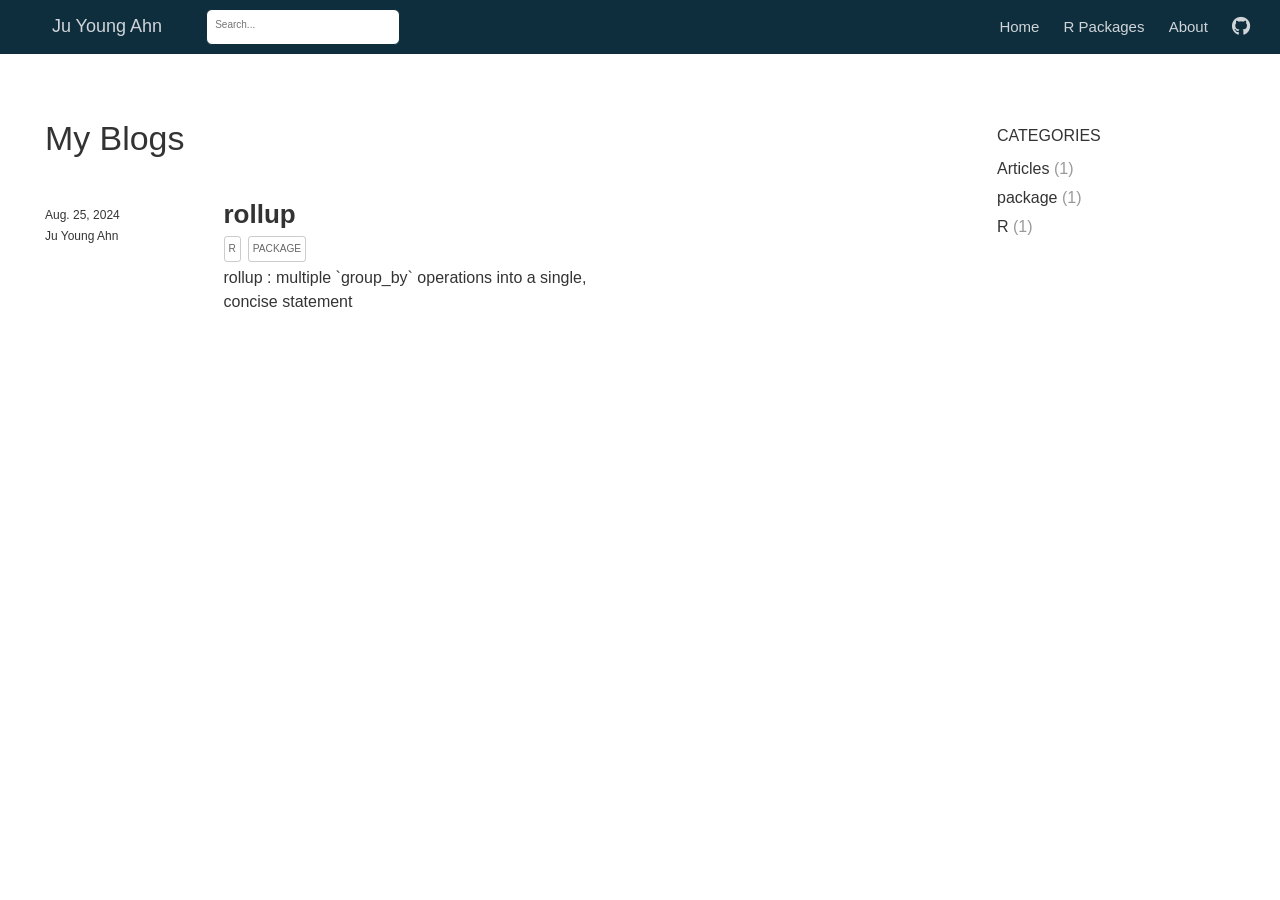
<file: docs/index.html>
<!DOCTYPE html>

<html xmlns="http://www.w3.org/1999/xhtml" lang="" xml:lang="">

<head>
  <meta charset="utf-8"/>
  <meta name="viewport" content="width=device-width, initial-scale=1"/>
  <meta http-equiv="X-UA-Compatible" content="IE=Edge,chrome=1"/>
  <meta name="generator" content="distill" />

  <style type="text/css">
  /* Hide doc at startup (prevent jankiness while JS renders/transforms) */
  body {
    visibility: hidden;
  }
  </style>

 <!--radix_placeholder_import_source-->
 <!--/radix_placeholder_import_source-->

<style type="text/css">code{white-space: pre;}</style>
<style type="text/css" data-origin="pandoc">
a.sourceLine { display: inline-block; line-height: 1.25; }
a.sourceLine { pointer-events: none; color: inherit; text-decoration: inherit; }
a.sourceLine:empty { height: 1.2em; }
.sourceCode { overflow: visible; }
code.sourceCode { white-space: pre; position: relative; }
div.sourceCode { margin: 1em 0; }
pre.sourceCode { margin: 0; }
@media screen {
div.sourceCode { overflow: auto; }
}
@media print {
code.sourceCode { white-space: pre-wrap; }
a.sourceLine { text-indent: -1em; padding-left: 1em; }
}
pre.numberSource a.sourceLine
  { position: relative; left: -4em; }
pre.numberSource a.sourceLine::before
  { content: attr(data-line-number);
    position: relative; left: -1em; text-align: right; vertical-align: baseline;
    border: none; pointer-events: all; display: inline-block;
    -webkit-touch-callout: none; -webkit-user-select: none;
    -khtml-user-select: none; -moz-user-select: none;
    -ms-user-select: none; user-select: none;
    padding: 0 4px; width: 4em;
    color: #aaaaaa;
  }
pre.numberSource { margin-left: 3em; border-left: 1px solid #aaaaaa;  padding-left: 4px; }
div.sourceCode
  { color: #00769e; background-color: #f1f3f5; }
@media screen {
a.sourceLine::before { text-decoration: underline; }
}
code span. { color: #00769e; } /* Normal */
code span.al { color: #ad0000; } /* Alert */
code span.an { color: #5e5e5e; } /* Annotation */
code span.at { color: #657422; } /* Attribute */
code span.bn { color: #ad0000; } /* BaseN */
code span.bu { } /* BuiltIn */
code span.cf { color: #00769e; } /* ControlFlow */
code span.ch { color: #20794d; } /* Char */
code span.cn { color: #8f5902; } /* Constant */
code span.co { color: #5e5e5e; } /* Comment */
code span.cv { color: #5e5e5e; font-style: italic; } /* CommentVar */
code span.do { color: #5e5e5e; font-style: italic; } /* Documentation */
code span.dt { color: #ad0000; } /* DataType */
code span.dv { color: #ad0000; } /* DecVal */
code span.er { color: #ad0000; } /* Error */
code span.ex { } /* Extension */
code span.fl { color: #ad0000; } /* Float */
code span.fu { color: #4758ab; } /* Function */
code span.im { } /* Import */
code span.in { color: #5e5e5e; } /* Information */
code span.kw { color: #00769e; } /* Keyword */
code span.op { color: #5e5e5e; } /* Operator */
code span.ot { color: #00769e; } /* Other */
code span.pp { color: #ad0000; } /* Preprocessor */
code span.sc { color: #5e5e5e; } /* SpecialChar */
code span.ss { color: #20794d; } /* SpecialString */
code span.st { color: #20794d; } /* String */
code span.va { color: #111111; } /* Variable */
code span.vs { color: #20794d; } /* VerbatimString */
code span.wa { color: #5e5e5e; font-style: italic; } /* Warning */
</style>


  <!--radix_placeholder_meta_tags-->
  <title>Ju Young Ahn: My Blogs</title>
  
  
  
  
  <!--  https://developers.facebook.com/docs/sharing/webmasters#markup -->
  <meta property="og:title" content="Ju Young Ahn: My Blogs"/>
  <meta property="og:type" content="article"/>
  <meta property="og:locale" content="en_US"/>
  <meta property="og:site_name" content="Ju Young Ahn"/>
  
  <!--  https://dev.twitter.com/cards/types/summary -->
  <meta property="twitter:card" content="summary"/>
  <meta property="twitter:title" content="Ju Young Ahn: My Blogs"/>
  
  <!--/radix_placeholder_meta_tags-->
  <!--radix_placeholder_rmarkdown_metadata-->
  
  <script type="text/json" id="radix-rmarkdown-metadata">
  {"type":"list","attributes":{"names":{"type":"character","attributes":{},"value":["title","site","listing"]}},"value":[{"type":"character","attributes":{},"value":["My Blogs"]},{"type":"character","attributes":{},"value":["distill::distill_website"]},{"type":"character","attributes":{},"value":["posts"]}]}
  </script>
  <!--/radix_placeholder_rmarkdown_metadata-->
  <!--radix_placeholder_navigation_in_header-->
  <meta name="distill:offset" content=""/>
  
  <script type="application/javascript">
  
    window.headroom_prevent_pin = false;
  
    window.document.addEventListener("DOMContentLoaded", function (event) {
  
      // initialize headroom for banner
      var header = $('header').get(0);
      var headerHeight = header.offsetHeight;
      var headroom = new Headroom(header, {
        tolerance: 5,
        onPin : function() {
          if (window.headroom_prevent_pin) {
            window.headroom_prevent_pin = false;
            headroom.unpin();
          }
        }
      });
      headroom.init();
      if(window.location.hash)
        headroom.unpin();
      $(header).addClass('headroom--transition');
  
      // offset scroll location for banner on hash change
      // (see: https://github.com/WickyNilliams/headroom.js/issues/38)
      window.addEventListener("hashchange", function(event) {
        window.scrollTo(0, window.pageYOffset - (headerHeight + 25));
      });
  
      // responsive menu
      $('.distill-site-header').each(function(i, val) {
        var topnav = $(this);
        var toggle = topnav.find('.nav-toggle');
        toggle.on('click', function() {
          topnav.toggleClass('responsive');
        });
      });
  
      // nav dropdowns
      $('.nav-dropbtn').click(function(e) {
        $(this).next('.nav-dropdown-content').toggleClass('nav-dropdown-active');
        $(this).parent().siblings('.nav-dropdown')
           .children('.nav-dropdown-content').removeClass('nav-dropdown-active');
      });
      $("body").click(function(e){
        $('.nav-dropdown-content').removeClass('nav-dropdown-active');
      });
      $(".nav-dropdown").click(function(e){
        e.stopPropagation();
      });
    });
  </script>
  
  <style type="text/css">
  
  /* Theme (user-documented overrideables for nav appearance) */
  
  .distill-site-nav {
    color: rgba(255, 255, 255, 0.8);
    background-color: #0F2E3D;
    font-size: 15px;
    font-weight: 300;
  }
  
  .distill-site-nav a {
    color: inherit;
    text-decoration: none;
  }
  
  .distill-site-nav a:hover {
    color: white;
  }
  
  @media print {
    .distill-site-nav {
      display: none;
    }
  }
  
  .distill-site-header {
  
  }
  
  .distill-site-footer {
  
  }
  
  
  /* Site Header */
  
  .distill-site-header {
    width: 100%;
    box-sizing: border-box;
    z-index: 3;
  }
  
  .distill-site-header .nav-left {
    display: inline-block;
    margin-left: 8px;
  }
  
  @media screen and (max-width: 768px) {
    .distill-site-header .nav-left {
      margin-left: 0;
    }
  }
  
  
  .distill-site-header .nav-right {
    float: right;
    margin-right: 8px;
  }
  
  .distill-site-header a,
  .distill-site-header .title {
    display: inline-block;
    text-align: center;
    padding: 14px 10px 14px 10px;
  }
  
  .distill-site-header .title {
    font-size: 18px;
    min-width: 150px;
  }
  
  .distill-site-header .logo {
    padding: 0;
  }
  
  .distill-site-header .logo img {
    display: none;
    max-height: 20px;
    width: auto;
    margin-bottom: -4px;
  }
  
  .distill-site-header .nav-image img {
    max-height: 18px;
    width: auto;
    display: inline-block;
    margin-bottom: -3px;
  }
  
  
  
  @media screen and (min-width: 1000px) {
    .distill-site-header .logo img {
      display: inline-block;
    }
    .distill-site-header .nav-left {
      margin-left: 20px;
    }
    .distill-site-header .nav-right {
      margin-right: 20px;
    }
    .distill-site-header .title {
      padding-left: 12px;
    }
  }
  
  
  .distill-site-header .nav-toggle {
    display: none;
  }
  
  .nav-dropdown {
    display: inline-block;
    position: relative;
  }
  
  .nav-dropdown .nav-dropbtn {
    border: none;
    outline: none;
    color: rgba(255, 255, 255, 0.8);
    padding: 16px 10px;
    background-color: transparent;
    font-family: inherit;
    font-size: inherit;
    font-weight: inherit;
    margin: 0;
    margin-top: 1px;
    z-index: 2;
  }
  
  .nav-dropdown-content {
    display: none;
    position: absolute;
    background-color: white;
    min-width: 200px;
    border: 1px solid rgba(0,0,0,0.15);
    border-radius: 4px;
    box-shadow: 0px 8px 16px 0px rgba(0,0,0,0.1);
    z-index: 1;
    margin-top: 2px;
    white-space: nowrap;
    padding-top: 4px;
    padding-bottom: 4px;
  }
  
  .nav-dropdown-content hr {
    margin-top: 4px;
    margin-bottom: 4px;
    border: none;
    border-bottom: 1px solid rgba(0, 0, 0, 0.1);
  }
  
  .nav-dropdown-active {
    display: block;
  }
  
  .nav-dropdown-content a, .nav-dropdown-content .nav-dropdown-header {
    color: black;
    padding: 6px 24px;
    text-decoration: none;
    display: block;
    text-align: left;
  }
  
  .nav-dropdown-content .nav-dropdown-header {
    display: block;
    padding: 5px 24px;
    padding-bottom: 0;
    text-transform: uppercase;
    font-size: 14px;
    color: #999999;
    white-space: nowrap;
  }
  
  .nav-dropdown:hover .nav-dropbtn {
    color: white;
  }
  
  .nav-dropdown-content a:hover {
    background-color: #ddd;
    color: black;
  }
  
  .nav-right .nav-dropdown-content {
    margin-left: -45%;
    right: 0;
  }
  
  @media screen and (max-width: 768px) {
    .distill-site-header a, .distill-site-header .nav-dropdown  {display: none;}
    .distill-site-header a.nav-toggle {
      float: right;
      display: block;
    }
    .distill-site-header .title {
      margin-left: 0;
    }
    .distill-site-header .nav-right {
      margin-right: 0;
    }
    .distill-site-header {
      overflow: hidden;
    }
    .nav-right .nav-dropdown-content {
      margin-left: 0;
    }
  }
  
  
  @media screen and (max-width: 768px) {
    .distill-site-header.responsive {position: relative; min-height: 500px; }
    .distill-site-header.responsive a.nav-toggle {
      position: absolute;
      right: 0;
      top: 0;
    }
    .distill-site-header.responsive a,
    .distill-site-header.responsive .nav-dropdown {
      display: block;
      text-align: left;
    }
    .distill-site-header.responsive .nav-left,
    .distill-site-header.responsive .nav-right {
      width: 100%;
    }
    .distill-site-header.responsive .nav-dropdown {float: none;}
    .distill-site-header.responsive .nav-dropdown-content {position: relative;}
    .distill-site-header.responsive .nav-dropdown .nav-dropbtn {
      display: block;
      width: 100%;
      text-align: left;
    }
  }
  
  /* Site Footer */
  
  .distill-site-footer {
    width: 100%;
    overflow: hidden;
    box-sizing: border-box;
    z-index: 3;
    margin-top: 30px;
    padding-top: 30px;
    padding-bottom: 30px;
    text-align: center;
  }
  
  /* Headroom */
  
  d-title {
    padding-top: 6rem;
  }
  
  @media print {
    d-title {
      padding-top: 4rem;
    }
  }
  
  .headroom {
    z-index: 1000;
    position: fixed;
    top: 0;
    left: 0;
    right: 0;
  }
  
  .headroom--transition {
    transition: all .4s ease-in-out;
  }
  
  .headroom--unpinned {
    top: -100px;
  }
  
  .headroom--pinned {
    top: 0;
  }
  
  /* adjust viewport for navbar height */
  /* helps vertically center bootstrap (non-distill) content */
  .min-vh-100 {
    min-height: calc(100vh - 100px) !important;
  }
  
  </style>
  
  <script src="site_libs/jquery-3.6.0/jquery-3.6.0.min.js"></script>
  <link href="site_libs/font-awesome-6.4.2/css/all.min.css" rel="stylesheet"/>
  <link href="site_libs/font-awesome-6.4.2/css/v4-shims.min.css" rel="stylesheet"/>
  <script src="site_libs/headroom-0.9.4/headroom.min.js"></script>
  <script src="site_libs/autocomplete-0.37.1/autocomplete.min.js"></script>
  <script src="site_libs/fuse-6.4.1/fuse.min.js"></script>
  
  <script type="application/javascript">
  
  function getMeta(metaName) {
    var metas = document.getElementsByTagName('meta');
    for (let i = 0; i < metas.length; i++) {
      if (metas[i].getAttribute('name') === metaName) {
        return metas[i].getAttribute('content');
      }
    }
    return '';
  }
  
  function offsetURL(url) {
    var offset = getMeta('distill:offset');
    return offset ? offset + '/' + url : url;
  }
  
  function createFuseIndex() {
  
    // create fuse index
    var options = {
      keys: [
        { name: 'title', weight: 20 },
        { name: 'categories', weight: 15 },
        { name: 'description', weight: 10 },
        { name: 'contents', weight: 5 },
      ],
      ignoreLocation: true,
      threshold: 0
    };
    var fuse = new window.Fuse([], options);
  
    // fetch the main search.json
    return fetch(offsetURL('search.json'))
      .then(function(response) {
        if (response.status == 200) {
          return response.json().then(function(json) {
            // index main articles
            json.articles.forEach(function(article) {
              fuse.add(article);
            });
            // download collections and index their articles
            return Promise.all(json.collections.map(function(collection) {
              return fetch(offsetURL(collection)).then(function(response) {
                if (response.status === 200) {
                  return response.json().then(function(articles) {
                    articles.forEach(function(article) {
                      fuse.add(article);
                    });
                  })
                } else {
                  return Promise.reject(
                    new Error('Unexpected status from search index request: ' +
                              response.status)
                  );
                }
              });
            })).then(function() {
              return fuse;
            });
          });
  
        } else {
          return Promise.reject(
            new Error('Unexpected status from search index request: ' +
                        response.status)
          );
        }
      });
  }
  
  window.document.addEventListener("DOMContentLoaded", function (event) {
  
    // get search element (bail if we don't have one)
    var searchEl = window.document.getElementById('distill-search');
    if (!searchEl)
      return;
  
    createFuseIndex()
      .then(function(fuse) {
  
        // make search box visible
        searchEl.classList.remove('hidden');
  
        // initialize autocomplete
        var options = {
          autoselect: true,
          hint: false,
          minLength: 2,
        };
        window.autocomplete(searchEl, options, [{
          source: function(query, callback) {
            const searchOptions = {
              isCaseSensitive: false,
              shouldSort: true,
              minMatchCharLength: 2,
              limit: 10,
            };
            var results = fuse.search(query, searchOptions);
            callback(results
              .map(function(result) { return result.item; })
            );
          },
          templates: {
            suggestion: function(suggestion) {
              var img = suggestion.preview && Object.keys(suggestion.preview).length > 0
                ? `<img src="${offsetURL(suggestion.preview)}"</img>`
                : '';
              var html = `
                <div class="search-item">
                  <h3>${suggestion.title}</h3>
                  <div class="search-item-description">
                    ${suggestion.description || ''}
                  </div>
                  <div class="search-item-preview">
                    ${img}
                  </div>
                </div>
              `;
              return html;
            }
          }
        }]).on('autocomplete:selected', function(event, suggestion) {
          window.location.href = offsetURL(suggestion.path);
        });
        // remove inline display style on autocompleter (we want to
        // manage responsive display via css)
        $('.algolia-autocomplete').css("display", "");
      })
      .catch(function(error) {
        console.log(error);
      });
  
  });
  
  </script>
  
  <style type="text/css">
  
  .nav-search {
    font-size: x-small;
  }
  
  /* Algolioa Autocomplete */
  
  .algolia-autocomplete {
    display: inline-block;
    margin-left: 10px;
    vertical-align: sub;
    background-color: white;
    color: black;
    padding: 6px;
    padding-top: 8px;
    padding-bottom: 0;
    border-radius: 6px;
    border: 1px #0F2E3D solid;
    width: 180px;
  }
  
  
  @media screen and (max-width: 768px) {
    .distill-site-nav .algolia-autocomplete {
      display: none;
      visibility: hidden;
    }
    .distill-site-nav.responsive .algolia-autocomplete {
      display: inline-block;
      visibility: visible;
    }
    .distill-site-nav.responsive .algolia-autocomplete .aa-dropdown-menu {
      margin-left: 0;
      width: 400px;
      max-height: 400px;
    }
  }
  
  .algolia-autocomplete .aa-input, .algolia-autocomplete .aa-hint {
    width: 90%;
    outline: none;
    border: none;
  }
  
  .algolia-autocomplete .aa-hint {
    color: #999;
  }
  .algolia-autocomplete .aa-dropdown-menu {
    width: 550px;
    max-height: 70vh;
    overflow-x: visible;
    overflow-y: scroll;
    padding: 5px;
    margin-top: 3px;
    margin-left: -150px;
    background-color: #fff;
    border-radius: 5px;
    border: 1px solid #999;
    border-top: none;
  }
  
  .algolia-autocomplete .aa-dropdown-menu .aa-suggestion {
    cursor: pointer;
    padding: 5px 4px;
    border-bottom: 1px solid #eee;
  }
  
  .algolia-autocomplete .aa-dropdown-menu .aa-suggestion:last-of-type {
    border-bottom: none;
    margin-bottom: 2px;
  }
  
  .algolia-autocomplete .aa-dropdown-menu .aa-suggestion .search-item {
    overflow: hidden;
    font-size: 0.8em;
    line-height: 1.4em;
  }
  
  .algolia-autocomplete .aa-dropdown-menu .aa-suggestion .search-item h3 {
    font-size: 1rem;
    margin-block-start: 0;
    margin-block-end: 5px;
  }
  
  .algolia-autocomplete .aa-dropdown-menu .aa-suggestion .search-item-description {
    display: inline-block;
    overflow: hidden;
    height: 2.8em;
    width: 80%;
    margin-right: 4%;
  }
  
  .algolia-autocomplete .aa-dropdown-menu .aa-suggestion .search-item-preview {
    display: inline-block;
    width: 15%;
  }
  
  .algolia-autocomplete .aa-dropdown-menu .aa-suggestion .search-item-preview img {
    height: 3em;
    width: auto;
    display: none;
  }
  
  .algolia-autocomplete .aa-dropdown-menu .aa-suggestion .search-item-preview img[src] {
    display: initial;
  }
  
  .algolia-autocomplete .aa-dropdown-menu .aa-suggestion.aa-cursor {
    background-color: #eee;
  }
  .algolia-autocomplete .aa-dropdown-menu .aa-suggestion em {
    font-weight: bold;
    font-style: normal;
  }
  
  </style>
  
  
  <!--/radix_placeholder_navigation_in_header-->
  <!--radix_placeholder_distill-->
  
  <style type="text/css">
  
  body {
    background-color: white;
  }
  
  .pandoc-table {
    width: 100%;
  }
  
  .pandoc-table>caption {
    margin-bottom: 10px;
  }
  
  .pandoc-table th:not([align]) {
    text-align: left;
  }
  
  .pagedtable-footer {
    font-size: 15px;
  }
  
  d-byline .byline {
    grid-template-columns: 2fr 2fr;
  }
  
  d-byline .byline h3 {
    margin-block-start: 1.5em;
  }
  
  d-byline .byline .authors-affiliations h3 {
    margin-block-start: 0.5em;
  }
  
  .authors-affiliations .orcid-id {
    width: 16px;
    height:16px;
    margin-left: 4px;
    margin-right: 4px;
    vertical-align: middle;
    padding-bottom: 2px;
  }
  
  d-title .dt-tags {
    margin-top: 1em;
    grid-column: text;
  }
  
  .dt-tags .dt-tag {
    text-decoration: none;
    display: inline-block;
    color: rgba(0,0,0,0.6);
    padding: 0em 0.4em;
    margin-right: 0.5em;
    margin-bottom: 0.4em;
    font-size: 70%;
    border: 1px solid rgba(0,0,0,0.2);
    border-radius: 3px;
    text-transform: uppercase;
    font-weight: 500;
  }
  
  d-article table.gt_table td,
  d-article table.gt_table th {
    border-bottom: none;
    font-size: 100%;
  }
  
  .html-widget {
    margin-bottom: 2.0em;
  }
  
  .l-screen-inset {
    padding-right: 16px;
  }
  
  .l-screen .caption {
    margin-left: 10px;
  }
  
  .shaded {
    background: rgb(247, 247, 247);
    padding-top: 20px;
    padding-bottom: 20px;
    border-top: 1px solid rgba(0, 0, 0, 0.1);
    border-bottom: 1px solid rgba(0, 0, 0, 0.1);
  }
  
  .shaded .html-widget {
    margin-bottom: 0;
    border: 1px solid rgba(0, 0, 0, 0.1);
  }
  
  .shaded .shaded-content {
    background: white;
  }
  
  .text-output {
    margin-top: 0;
    line-height: 1.5em;
  }
  
  .hidden {
    display: none !important;
  }
  
  hr.section-separator {
    border: none;
    border-top: 1px solid rgba(0, 0, 0, 0.1);
    margin: 0px;
  }
  
  
  d-byline {
    border-top: none;
  }
  
  d-article {
    padding-top: 2.5rem;
    padding-bottom: 30px;
    border-top: none;
  }
  
  d-appendix {
    padding-top: 30px;
  }
  
  d-article>p>img {
    width: 100%;
  }
  
  d-article h2 {
    margin: 1rem 0 1.5rem 0;
  }
  
  d-article h3 {
    margin-top: 1.5rem;
  }
  
  d-article iframe {
    border: 1px solid rgba(0, 0, 0, 0.1);
    margin-bottom: 2.0em;
    width: 100%;
  }
  
  /* Tweak code blocks */
  
  d-article div.sourceCode code,
  d-article pre code {
    font-family: Consolas, Monaco, 'Andale Mono', 'Ubuntu Mono', monospace;
  }
  
  d-article pre,
  d-article div.sourceCode,
  d-article div.sourceCode pre {
    overflow: auto;
  }
  
  d-article div.sourceCode {
    background-color: white;
  }
  
  d-article div.sourceCode pre {
    padding-left: 10px;
    font-size: 12px;
    border-left: 2px solid rgba(0,0,0,0.1);
  }
  
  d-article pre {
    font-size: 12px;
    color: black;
    background: none;
    margin-top: 0;
    text-align: left;
    white-space: pre;
    word-spacing: normal;
    word-break: normal;
    word-wrap: normal;
    line-height: 1.5;
  
    -moz-tab-size: 4;
    -o-tab-size: 4;
    tab-size: 4;
  
    -webkit-hyphens: none;
    -moz-hyphens: none;
    -ms-hyphens: none;
    hyphens: none;
  }
  
  d-article pre a {
    border-bottom: none;
  }
  
  d-article pre a:hover {
    border-bottom: none;
    text-decoration: underline;
  }
  
  d-article details {
    grid-column: text;
    margin-bottom: 0.8em;
  }
  
  @media(min-width: 768px) {
  
  d-article pre,
  d-article div.sourceCode,
  d-article div.sourceCode pre {
    overflow: visible !important;
  }
  
  d-article div.sourceCode pre {
    padding-left: 18px;
    font-size: 14px;
  }
  
  /* tweak for Pandoc numbered line within distill */
  d-article pre.numberSource code > span {
      left: -2em;
  }
  
  d-article pre {
    font-size: 14px;
  }
  
  }
  
  figure img.external {
    background: white;
    border: 1px solid rgba(0, 0, 0, 0.1);
    box-shadow: 0 1px 8px rgba(0, 0, 0, 0.1);
    padding: 18px;
    box-sizing: border-box;
  }
  
  /* CSS for d-contents */
  
  .d-contents {
    grid-column: text;
    color: rgba(0,0,0,0.8);
    font-size: 0.9em;
    padding-bottom: 1em;
    margin-bottom: 1em;
    padding-bottom: 0.5em;
    margin-bottom: 1em;
    padding-left: 0.25em;
    justify-self: start;
  }
  
  @media(min-width: 1000px) {
    .d-contents.d-contents-float {
      height: 0;
      grid-column-start: 1;
      grid-column-end: 4;
      justify-self: center;
      padding-right: 3em;
      padding-left: 2em;
    }
  }
  
  .d-contents nav h3 {
    font-size: 18px;
    margin-top: 0;
    margin-bottom: 1em;
  }
  
  .d-contents li {
    list-style-type: none
  }
  
  .d-contents nav > ul {
    padding-left: 0;
  }
  
  .d-contents ul {
    padding-left: 1em
  }
  
  .d-contents nav ul li {
    margin-top: 0.6em;
    margin-bottom: 0.2em;
  }
  
  .d-contents nav a {
    font-size: 13px;
    border-bottom: none;
    text-decoration: none
    color: rgba(0, 0, 0, 0.8);
  }
  
  .d-contents nav a:hover {
    text-decoration: underline solid rgba(0, 0, 0, 0.6)
  }
  
  .d-contents nav > ul > li > a {
    font-weight: 600;
  }
  
  .d-contents nav > ul > li > ul {
    font-weight: inherit;
  }
  
  .d-contents nav > ul > li > ul > li {
    margin-top: 0.2em;
  }
  
  
  .d-contents nav ul {
    margin-top: 0;
    margin-bottom: 0.25em;
  }
  
  .d-article-with-toc h2:nth-child(2) {
    margin-top: 0;
  }
  
  
  /* Figure */
  
  .figure {
    position: relative;
    margin-bottom: 2.5em;
    margin-top: 1.5em;
  }
  
  .figure .caption {
    color: rgba(0, 0, 0, 0.6);
    font-size: 12px;
    line-height: 1.5em;
  }
  
  .figure img.external {
    background: white;
    border: 1px solid rgba(0, 0, 0, 0.1);
    box-shadow: 0 1px 8px rgba(0, 0, 0, 0.1);
    padding: 18px;
    box-sizing: border-box;
  }
  
  .figure .caption a {
    color: rgba(0, 0, 0, 0.6);
  }
  
  .figure .caption b,
  .figure .caption strong, {
    font-weight: 600;
    color: rgba(0, 0, 0, 1.0);
  }
  
  /* Citations */
  
  d-article .citation {
    color: inherit;
    cursor: inherit;
  }
  
  div.hanging-indent{
    margin-left: 1em; text-indent: -1em;
  }
  
  /* Citation hover box */
  
  .tippy-box[data-theme~=light-border] {
    background-color: rgba(250, 250, 250, 0.95);
  }
  
  .tippy-content > p {
    margin-bottom: 0;
    padding: 2px;
  }
  
  
  /* Tweak 1000px media break to show more text */
  
  @media(min-width: 1000px) {
    .base-grid,
    distill-header,
    d-title,
    d-abstract,
    d-article,
    d-appendix,
    distill-appendix,
    d-byline,
    d-footnote-list,
    d-citation-list,
    distill-footer {
      grid-template-columns: [screen-start] 1fr [page-start kicker-start] 80px [middle-start] 50px [text-start kicker-end] 65px 65px 65px 65px 65px 65px 65px 65px [text-end gutter-start] 65px [middle-end] 65px [page-end gutter-end] 1fr [screen-end];
      grid-column-gap: 16px;
    }
  
    .grid {
      grid-column-gap: 16px;
    }
  
    d-article {
      font-size: 1.06rem;
      line-height: 1.7em;
    }
    figure .caption, .figure .caption, figure figcaption {
      font-size: 13px;
    }
  }
  
  @media(min-width: 1180px) {
    .base-grid,
    distill-header,
    d-title,
    d-abstract,
    d-article,
    d-appendix,
    distill-appendix,
    d-byline,
    d-footnote-list,
    d-citation-list,
    distill-footer {
      grid-template-columns: [screen-start] 1fr [page-start kicker-start] 60px [middle-start] 60px [text-start kicker-end] 60px 60px 60px 60px 60px 60px 60px 60px [text-end gutter-start] 60px [middle-end] 60px [page-end gutter-end] 1fr [screen-end];
      grid-column-gap: 32px;
    }
  
    .grid {
      grid-column-gap: 32px;
    }
  }
  
  
  /* Get the citation styles for the appendix (not auto-injected on render since
     we do our own rendering of the citation appendix) */
  
  d-appendix .citation-appendix,
  .d-appendix .citation-appendix {
    font-size: 11px;
    line-height: 15px;
    border-left: 1px solid rgba(0, 0, 0, 0.1);
    padding-left: 18px;
    border: 1px solid rgba(0,0,0,0.1);
    background: rgba(0, 0, 0, 0.02);
    padding: 10px 18px;
    border-radius: 3px;
    color: rgba(150, 150, 150, 1);
    overflow: hidden;
    margin-top: -12px;
    white-space: pre-wrap;
    word-wrap: break-word;
  }
  
  /* Include appendix styles here so they can be overridden */
  
  d-appendix {
    contain: layout style;
    font-size: 0.8em;
    line-height: 1.7em;
    margin-top: 60px;
    margin-bottom: 0;
    border-top: 1px solid rgba(0, 0, 0, 0.1);
    color: rgba(0,0,0,0.5);
    padding-top: 60px;
    padding-bottom: 48px;
  }
  
  d-appendix h3 {
    grid-column: page-start / text-start;
    font-size: 15px;
    font-weight: 500;
    margin-top: 1em;
    margin-bottom: 0;
    color: rgba(0,0,0,0.65);
  }
  
  d-appendix h3 + * {
    margin-top: 1em;
  }
  
  d-appendix ol {
    padding: 0 0 0 15px;
  }
  
  @media (min-width: 768px) {
    d-appendix ol {
      padding: 0 0 0 30px;
      margin-left: -30px;
    }
  }
  
  d-appendix li {
    margin-bottom: 1em;
  }
  
  d-appendix a {
    color: rgba(0, 0, 0, 0.6);
  }
  
  d-appendix > * {
    grid-column: text;
  }
  
  d-appendix > d-footnote-list,
  d-appendix > d-citation-list,
  d-appendix > distill-appendix {
    grid-column: screen;
  }
  
  /* Include footnote styles here so they can be overridden */
  
  d-footnote-list {
    contain: layout style;
  }
  
  d-footnote-list > * {
    grid-column: text;
  }
  
  d-footnote-list a.footnote-backlink {
    color: rgba(0,0,0,0.3);
    padding-left: 0.5em;
  }
  
  
  
  /* Anchor.js */
  
  .anchorjs-link {
    /*transition: all .25s linear; */
    text-decoration: none;
    border-bottom: none;
  }
  *:hover > .anchorjs-link {
    margin-left: -1.125em !important;
    text-decoration: none;
    border-bottom: none;
  }
  
  /* Social footer */
  
  .social_footer {
    margin-top: 30px;
    margin-bottom: 0;
    color: rgba(0,0,0,0.67);
  }
  
  .disqus-comments {
    margin-right: 30px;
  }
  
  .disqus-comment-count {
    border-bottom: 1px solid rgba(0, 0, 0, 0.4);
    cursor: pointer;
  }
  
  #disqus_thread {
    margin-top: 30px;
  }
  
  .article-sharing a {
    border-bottom: none;
    margin-right: 8px;
  }
  
  .article-sharing a:hover {
    border-bottom: none;
  }
  
  .sidebar-section.subscribe {
    font-size: 12px;
    line-height: 1.6em;
  }
  
  .subscribe p {
    margin-bottom: 0.5em;
  }
  
  
  .article-footer .subscribe {
    font-size: 15px;
    margin-top: 45px;
  }
  
  
  .sidebar-section.custom {
    font-size: 12px;
    line-height: 1.6em;
  }
  
  .custom p {
    margin-bottom: 0.5em;
  }
  
  /* Styles for listing layout (hide title) */
  .layout-listing d-title, .layout-listing .d-title {
    display: none;
  }
  
  /* Styles for posts lists (not auto-injected) */
  
  
  .posts-with-sidebar {
    padding-left: 45px;
    padding-right: 45px;
  }
  
  .posts-list .description h2,
  .posts-list .description p {
    font-family: -apple-system, BlinkMacSystemFont, "Segoe UI", Roboto, Oxygen, Ubuntu, Cantarell, "Fira Sans", "Droid Sans", "Helvetica Neue", Arial, sans-serif;
  }
  
  .posts-list .description h2 {
    font-weight: 700;
    border-bottom: none;
    padding-bottom: 0;
  }
  
  .posts-list h2.post-tag {
    border-bottom: 1px solid rgba(0, 0, 0, 0.2);
    padding-bottom: 12px;
  }
  .posts-list {
    margin-top: 60px;
    margin-bottom: 24px;
  }
  
  .posts-list .post-preview {
    text-decoration: none;
    overflow: hidden;
    display: block;
    border-bottom: 1px solid rgba(0, 0, 0, 0.1);
    padding: 24px 0;
  }
  
  .post-preview-last {
    border-bottom: none !important;
  }
  
  .posts-list .posts-list-caption {
    grid-column: screen;
    font-weight: 400;
  }
  
  .posts-list .post-preview h2 {
    margin: 0 0 6px 0;
    line-height: 1.2em;
    font-style: normal;
    font-size: 24px;
  }
  
  .posts-list .post-preview p {
    margin: 0 0 12px 0;
    line-height: 1.4em;
    font-size: 16px;
  }
  
  .posts-list .post-preview .thumbnail {
    box-sizing: border-box;
    margin-bottom: 24px;
    position: relative;
    max-width: 500px;
  }
  .posts-list .post-preview img {
    width: 100%;
    display: block;
  }
  
  .posts-list .metadata {
    font-size: 12px;
    line-height: 1.4em;
    margin-bottom: 18px;
  }
  
  .posts-list .metadata > * {
    display: inline-block;
  }
  
  .posts-list .metadata .publishedDate {
    margin-right: 2em;
  }
  
  .posts-list .metadata .dt-authors {
    display: block;
    margin-top: 0.3em;
    margin-right: 2em;
  }
  
  .posts-list .dt-tags {
    display: block;
    line-height: 1em;
  }
  
  .posts-list .dt-tags .dt-tag {
    display: inline-block;
    color: rgba(0,0,0,0.6);
    padding: 0.3em 0.4em;
    margin-right: 0.2em;
    margin-bottom: 0.4em;
    font-size: 60%;
    border: 1px solid rgba(0,0,0,0.2);
    border-radius: 3px;
    text-transform: uppercase;
    font-weight: 500;
  }
  
  .posts-list img {
    opacity: 1;
  }
  
  .posts-list img[data-src] {
    opacity: 0;
  }
  
  .posts-more {
    clear: both;
  }
  
  
  .posts-sidebar {
    font-size: 16px;
  }
  
  .posts-sidebar h3 {
    font-size: 16px;
    margin-top: 0;
    margin-bottom: 0.5em;
    font-weight: 400;
    text-transform: uppercase;
  }
  
  .sidebar-section {
    margin-bottom: 30px;
  }
  
  .categories ul {
    list-style-type: none;
    margin: 0;
    padding: 0;
  }
  
  .categories li {
    color: rgba(0, 0, 0, 0.8);
    margin-bottom: 0;
  }
  
  .categories li>a {
    border-bottom: none;
  }
  
  .categories li>a:hover {
    border-bottom: 1px solid rgba(0, 0, 0, 0.4);
  }
  
  .categories .active {
    font-weight: 600;
  }
  
  .categories .category-count {
    color: rgba(0, 0, 0, 0.4);
  }
  
  
  @media(min-width: 768px) {
    .posts-list .post-preview h2 {
      font-size: 26px;
    }
    .posts-list .post-preview .thumbnail {
      float: right;
      width: 30%;
      margin-bottom: 0;
    }
    .posts-list .post-preview .description {
      float: left;
      width: 45%;
    }
    .posts-list .post-preview .metadata {
      float: left;
      width: 20%;
      margin-top: 8px;
    }
    .posts-list .post-preview p {
      margin: 0 0 12px 0;
      line-height: 1.5em;
      font-size: 16px;
    }
    .posts-with-sidebar .posts-list {
      float: left;
      width: 75%;
    }
    .posts-with-sidebar .posts-sidebar {
      float: right;
      width: 20%;
      margin-top: 60px;
      padding-top: 24px;
      padding-bottom: 24px;
    }
  }
  
  
  /* Improve display for browsers without grid (IE/Edge <= 15) */
  
  .downlevel {
    line-height: 1.6em;
    font-family: -apple-system, BlinkMacSystemFont, "Segoe UI", Roboto, Oxygen, Ubuntu, Cantarell, "Fira Sans", "Droid Sans", "Helvetica Neue", Arial, sans-serif;
    margin: 0;
  }
  
  .downlevel .d-title {
    padding-top: 6rem;
    padding-bottom: 1.5rem;
  }
  
  .downlevel .d-title h1 {
    font-size: 50px;
    font-weight: 700;
    line-height: 1.1em;
    margin: 0 0 0.5rem;
  }
  
  .downlevel .d-title p {
    font-weight: 300;
    font-size: 1.2rem;
    line-height: 1.55em;
    margin-top: 0;
  }
  
  .downlevel .d-byline {
    padding-top: 0.8em;
    padding-bottom: 0.8em;
    font-size: 0.8rem;
    line-height: 1.8em;
  }
  
  .downlevel .section-separator {
    border: none;
    border-top: 1px solid rgba(0, 0, 0, 0.1);
  }
  
  .downlevel .d-article {
    font-size: 1.06rem;
    line-height: 1.7em;
    padding-top: 1rem;
    padding-bottom: 2rem;
  }
  
  
  .downlevel .d-appendix {
    padding-left: 0;
    padding-right: 0;
    max-width: none;
    font-size: 0.8em;
    line-height: 1.7em;
    margin-bottom: 0;
    color: rgba(0,0,0,0.5);
    padding-top: 40px;
    padding-bottom: 48px;
  }
  
  .downlevel .footnotes ol {
    padding-left: 13px;
  }
  
  .downlevel .base-grid,
  .downlevel .distill-header,
  .downlevel .d-title,
  .downlevel .d-abstract,
  .downlevel .d-article,
  .downlevel .d-appendix,
  .downlevel .distill-appendix,
  .downlevel .d-byline,
  .downlevel .d-footnote-list,
  .downlevel .d-citation-list,
  .downlevel .distill-footer,
  .downlevel .appendix-bottom,
  .downlevel .posts-container {
    padding-left: 40px;
    padding-right: 40px;
  }
  
  @media(min-width: 768px) {
    .downlevel .base-grid,
    .downlevel .distill-header,
    .downlevel .d-title,
    .downlevel .d-abstract,
    .downlevel .d-article,
    .downlevel .d-appendix,
    .downlevel .distill-appendix,
    .downlevel .d-byline,
    .downlevel .d-footnote-list,
    .downlevel .d-citation-list,
    .downlevel .distill-footer,
    .downlevel .appendix-bottom,
    .downlevel .posts-container {
    padding-left: 150px;
    padding-right: 150px;
    max-width: 900px;
  }
  }
  
  .downlevel pre code {
    display: block;
    border-left: 2px solid rgba(0, 0, 0, .1);
    padding: 0 0 0 20px;
    font-size: 14px;
  }
  
  .downlevel code, .downlevel pre {
    color: black;
    background: none;
    font-family: Consolas, Monaco, 'Andale Mono', 'Ubuntu Mono', monospace;
    text-align: left;
    white-space: pre;
    word-spacing: normal;
    word-break: normal;
    word-wrap: normal;
    line-height: 1.5;
  
    -moz-tab-size: 4;
    -o-tab-size: 4;
    tab-size: 4;
  
    -webkit-hyphens: none;
    -moz-hyphens: none;
    -ms-hyphens: none;
    hyphens: none;
  }
  
  .downlevel .posts-list .post-preview {
    color: inherit;
  }
  
  
  
  </style>
  
  <script type="application/javascript">
  
  function is_downlevel_browser() {
    if (bowser.isUnsupportedBrowser({ msie: "12", msedge: "16"},
                                   window.navigator.userAgent)) {
      return true;
    } else {
      return window.load_distill_framework === undefined;
    }
  }
  
  // show body when load is complete
  function on_load_complete() {
  
    // add anchors
    if (window.anchors) {
      window.anchors.options.placement = 'left';
      window.anchors.add('d-article > h2, d-article > h3, d-article > h4, d-article > h5');
    }
  
  
    // set body to visible
    document.body.style.visibility = 'visible';
  
    // force redraw for leaflet widgets
    if (window.HTMLWidgets) {
      var maps = window.HTMLWidgets.findAll(".leaflet");
      $.each(maps, function(i, el) {
        var map = this.getMap();
        map.invalidateSize();
        map.eachLayer(function(layer) {
          if (layer instanceof L.TileLayer)
            layer.redraw();
        });
      });
    }
  
    // trigger 'shown' so htmlwidgets resize
    $('d-article').trigger('shown');
  }
  
  function init_distill() {
  
    init_common();
  
    // create front matter
    var front_matter = $('<d-front-matter></d-front-matter>');
    $('#distill-front-matter').wrap(front_matter);
  
    // create d-title
    $('.d-title').changeElementType('d-title');
  
    // separator
    var separator = '<hr class="section-separator" style="clear: both"/>';
    // prepend separator above appendix
    $('.d-byline').before(separator);
    $('.d-article').before(separator);
  
    // create d-byline
    var byline = $('<d-byline></d-byline>');
    $('.d-byline').replaceWith(byline);
  
    // create d-article
    var article = $('<d-article></d-article>');
    $('.d-article').wrap(article).children().unwrap();
  
    // move posts container into article
    $('.posts-container').appendTo($('d-article'));
  
    // create d-appendix
    $('.d-appendix').changeElementType('d-appendix');
  
    // flag indicating that we have appendix items
    var appendix = $('.appendix-bottom').children('h3').length > 0;
  
    // replace footnotes with <d-footnote>
    $('.footnote-ref').each(function(i, val) {
      appendix = true;
      var href = $(this).attr('href');
      var id = href.replace('#', '');
      var fn = $('#' + id);
      var fn_p = $('#' + id + '>p');
      fn_p.find('.footnote-back').remove();
      var text = fn_p.html();
      var dtfn = $('<d-footnote></d-footnote>');
      dtfn.html(text);
      $(this).replaceWith(dtfn);
    });
    // remove footnotes
    $('.footnotes').remove();
  
    // move refs into #references-listing
    $('#references-listing').replaceWith($('#refs'));
  
    $('h1.appendix, h2.appendix').each(function(i, val) {
      $(this).changeElementType('h3');
    });
    $('h3.appendix').each(function(i, val) {
      var id = $(this).attr('id');
      $('.d-contents a[href="#' + id + '"]').parent().remove();
      appendix = true;
      $(this).nextUntil($('h1, h2, h3')).addBack().appendTo($('d-appendix'));
    });
  
    // show d-appendix if we have appendix content
    $("d-appendix").css('display', appendix ? 'grid' : 'none');
  
    // localize layout chunks to just output
    $('.layout-chunk').each(function(i, val) {
  
      // capture layout
      var layout = $(this).attr('data-layout');
  
      // apply layout to markdown level block elements
      var elements = $(this).children().not('details, div.sourceCode, pre, script');
      elements.each(function(i, el) {
        var layout_div = $('<div class="' + layout + '"></div>');
        if (layout_div.hasClass('shaded')) {
          var shaded_content = $('<div class="shaded-content"></div>');
          $(this).wrap(shaded_content);
          $(this).parent().wrap(layout_div);
        } else {
          $(this).wrap(layout_div);
        }
      });
  
  
      // unwrap the layout-chunk div
      $(this).children().unwrap();
    });
  
    // remove code block used to force  highlighting css
    $('.distill-force-highlighting-css').parent().remove();
  
    // remove empty line numbers inserted by pandoc when using a
    // custom syntax highlighting theme, except when numbering line
    // in code chunk
    $('pre:not(.numberLines) code.sourceCode a:empty').remove();
  
    // load distill framework
    load_distill_framework();
  
    // wait for window.distillRunlevel == 4 to do post processing
    function distill_post_process() {
  
      if (!window.distillRunlevel || window.distillRunlevel < 4)
        return;
  
      // hide author/affiliations entirely if we have no authors
      var front_matter = JSON.parse($("#distill-front-matter").html());
      var have_authors = front_matter.authors && front_matter.authors.length > 0;
      if (!have_authors)
        $('d-byline').addClass('hidden');
  
      // article with toc class
      $('.d-contents').parent().addClass('d-article-with-toc');
  
      // strip links that point to #
      $('.authors-affiliations').find('a[href="#"]').removeAttr('href');
  
      // add orcid ids
      $('.authors-affiliations').find('.author').each(function(i, el) {
        var orcid_id = front_matter.authors[i].orcidID;
        var author_name = front_matter.authors[i].author
        if (orcid_id) {
          var a = $('<a></a>');
          a.attr('href', 'https://orcid.org/' + orcid_id);
          var img = $('<img></img>');
          img.addClass('orcid-id');
          img.attr('alt', author_name ? 'ORCID ID for ' + author_name : 'ORCID ID');
          img.attr('src','[data-uri]');
          a.append(img);
          $(this).append(a);
        }
      });
  
      // hide elements of author/affiliations grid that have no value
      function hide_byline_column(caption) {
        $('d-byline').find('h3:contains("' + caption + '")').parent().css('visibility', 'hidden');
      }
  
      // affiliations
      var have_affiliations = false;
      for (var i = 0; i<front_matter.authors.length; ++i) {
        var author = front_matter.authors[i];
        if (author.affiliation !== "&nbsp;") {
          have_affiliations = true;
          break;
        }
      }
      if (!have_affiliations)
        $('d-byline').find('h3:contains("Affiliations")').css('visibility', 'hidden');
  
      // published date
      if (!front_matter.publishedDate)
        hide_byline_column("Published");
  
      // document object identifier
      var doi = $('d-byline').find('h3:contains("DOI")');
      var doi_p = doi.next().empty();
      if (!front_matter.doi) {
        // if we have a citation and valid citationText then link to that
        if ($('#citation').length > 0 && front_matter.citationText) {
          doi.html('Citation');
          $('<a href="#citation"></a>')
            .text(front_matter.citationText)
            .appendTo(doi_p);
        } else {
          hide_byline_column("DOI");
        }
      } else {
        $('<a></a>')
           .attr('href', "https://doi.org/" + front_matter.doi)
           .html(front_matter.doi)
           .appendTo(doi_p);
      }
  
       // change plural form of authors/affiliations
      if (front_matter.authors.length === 1) {
        var grid = $('.authors-affiliations');
        grid.children('h3:contains("Authors")').text('Author');
        grid.children('h3:contains("Affiliations")').text('Affiliation');
      }
  
      // remove d-appendix and d-footnote-list local styles
      $('d-appendix > style:first-child').remove();
      $('d-footnote-list > style:first-child').remove();
  
      // move appendix-bottom entries to the bottom
      $('.appendix-bottom').appendTo('d-appendix').children().unwrap();
      $('.appendix-bottom').remove();
  
      // hoverable references
      $('span.citation[data-cites]').each(function() {
        const citeChild = $(this).children()[0]
        // Do not process if @xyz has been used without escaping and without bibliography activated
        // https://github.com/rstudio/distill/issues/466
        if (citeChild === undefined) return true
  
        if (citeChild.nodeName == "D-FOOTNOTE") {
          var fn = citeChild
          $(this).html(fn.shadowRoot.querySelector("sup"))
          $(this).id = fn.id
          fn.remove()
        }
        var refs = $(this).attr('data-cites').split(" ");
        var refHtml = refs.map(function(ref) {
          // Could use CSS.escape too here, we insure backward compatibility in navigator
          return "<p>" + $('div[id="ref-' + ref + '"]').html() + "</p>";
        }).join("\n");
        window.tippy(this, {
          allowHTML: true,
          content: refHtml,
          maxWidth: 500,
          interactive: true,
          interactiveBorder: 10,
          theme: 'light-border',
          placement: 'bottom-start'
        });
      });
  
      // fix footnotes in tables (#411)
      // replacing broken distill.pub feature
      $('table d-footnote').each(function() {
        // we replace internal showAtNode methode which is triggered when hovering a footnote
        this.hoverBox.showAtNode = function(node) {
          // ported from https://github.com/distillpub/template/pull/105/files
          calcOffset = function(elem) {
              let x = elem.offsetLeft;
              let y = elem.offsetTop;
              // Traverse upwards until an `absolute` element is found or `elem`
              // becomes null.
              while (elem = elem.offsetParent && elem.style.position != 'absolute') {
                  x += elem.offsetLeft;
                  y += elem.offsetTop;
              }
  
              return { left: x, top: y };
          }
          // https://developer.mozilla.org/en-US/docs/Web/API/HTMLElement/offsetTop
          const bbox = node.getBoundingClientRect();
          const offset = calcOffset(node);
          this.show([offset.left + bbox.width, offset.top + bbox.height]);
        }
      })
  
      // clear polling timer
      clearInterval(tid);
  
      // show body now that everything is ready
      on_load_complete();
    }
  
    var tid = setInterval(distill_post_process, 50);
    distill_post_process();
  
  }
  
  function init_downlevel() {
  
    init_common();
  
     // insert hr after d-title
    $('.d-title').after($('<hr class="section-separator"/>'));
  
    // check if we have authors
    var front_matter = JSON.parse($("#distill-front-matter").html());
    var have_authors = front_matter.authors && front_matter.authors.length > 0;
  
    // manage byline/border
    if (!have_authors)
      $('.d-byline').remove();
    $('.d-byline').after($('<hr class="section-separator"/>'));
    $('.d-byline a').remove();
  
    // remove toc
    $('.d-contents').remove();
  
    // move appendix elements
    $('h1.appendix, h2.appendix').each(function(i, val) {
      $(this).changeElementType('h3');
    });
    $('h3.appendix').each(function(i, val) {
      $(this).nextUntil($('h1, h2, h3')).addBack().appendTo($('.d-appendix'));
    });
  
  
    // inject headers into references and footnotes
    var refs_header = $('<h3></h3>');
    refs_header.text('References');
    $('#refs').prepend(refs_header);
  
    var footnotes_header = $('<h3></h3');
    footnotes_header.text('Footnotes');
    $('.footnotes').children('hr').first().replaceWith(footnotes_header);
  
    // move appendix-bottom entries to the bottom
    $('.appendix-bottom').appendTo('.d-appendix').children().unwrap();
    $('.appendix-bottom').remove();
  
    // remove appendix if it's empty
    if ($('.d-appendix').children().length === 0)
      $('.d-appendix').remove();
  
    // prepend separator above appendix
    $('.d-appendix').before($('<hr class="section-separator" style="clear: both"/>'));
  
    // trim code
    $('pre>code').each(function(i, val) {
      $(this).html($.trim($(this).html()));
    });
  
    // move posts-container right before article
    $('.posts-container').insertBefore($('.d-article'));
  
    $('body').addClass('downlevel');
  
    on_load_complete();
  }
  
  
  function init_common() {
  
    // jquery plugin to change element types
    (function($) {
      $.fn.changeElementType = function(newType) {
        var attrs = {};
  
        $.each(this[0].attributes, function(idx, attr) {
          attrs[attr.nodeName] = attr.nodeValue;
        });
  
        this.replaceWith(function() {
          return $("<" + newType + "/>", attrs).append($(this).contents());
        });
      };
    })(jQuery);
  
    // prevent underline for linked images
    $('a > img').parent().css({'border-bottom' : 'none'});
  
    // mark non-body figures created by knitr chunks as 100% width
    $('.layout-chunk').each(function(i, val) {
      var figures = $(this).find('img, .html-widget');
      // ignore leaflet img layers (#106)
      figures = figures.filter(':not(img[class*="leaflet"])')
      if ($(this).attr('data-layout') !== "l-body") {
        figures.css('width', '100%');
      } else {
        figures.css('max-width', '100%');
        figures.filter("[width]").each(function(i, val) {
          var fig = $(this);
          fig.css('width', fig.attr('width') + 'px');
        });
  
      }
    });
  
    // auto-append index.html to post-preview links in file: protocol
    // and in rstudio ide preview
    $('.post-preview').each(function(i, val) {
      if (window.location.protocol === "file:")
        $(this).attr('href', $(this).attr('href') + "index.html");
    });
  
    // get rid of index.html references in header
    if (window.location.protocol !== "file:") {
      $('.distill-site-header a[href]').each(function(i,val) {
        $(this).attr('href', $(this).attr('href').replace(/^index[.]html/, "./"));
      });
    }
  
    // add class to pandoc style tables
    $('tr.header').parent('thead').parent('table').addClass('pandoc-table');
    $('.kable-table').children('table').addClass('pandoc-table');
  
    // add figcaption style to table captions
    $('caption').parent('table').addClass("figcaption");
  
    // initialize posts list
    if (window.init_posts_list)
      window.init_posts_list();
  
    // implmement disqus comment link
    $('.disqus-comment-count').click(function() {
      window.headroom_prevent_pin = true;
      $('#disqus_thread').toggleClass('hidden');
      if (!$('#disqus_thread').hasClass('hidden')) {
        var offset = $(this).offset();
        $(window).resize();
        $('html, body').animate({
          scrollTop: offset.top - 35
        });
      }
    });
  }
  
  document.addEventListener('DOMContentLoaded', function() {
    if (is_downlevel_browser())
      init_downlevel();
    else
      window.addEventListener('WebComponentsReady', init_distill);
  });
  
  </script>
  
  <!--/radix_placeholder_distill-->
  <script src="site_libs/popper-2.6.0/popper.min.js"></script>
  <link href="site_libs/tippy-6.2.7/tippy.css" rel="stylesheet" />
  <link href="site_libs/tippy-6.2.7/tippy-light-border.css" rel="stylesheet" />
  <script src="site_libs/tippy-6.2.7/tippy.umd.min.js"></script>
  <script src="site_libs/anchor-4.2.2/anchor.min.js"></script>
  <script src="site_libs/bowser-1.9.3/bowser.min.js"></script>
  <script src="site_libs/webcomponents-2.0.0/webcomponents.js"></script>
  <script src="site_libs/distill-2.2.21/template.v2.js"></script>
  <!--radix_placeholder_site_in_header-->
  <!--/radix_placeholder_site_in_header-->


</head>

<body class="layout-listing">

<!--radix_placeholder_front_matter-->

<script id="distill-front-matter" type="text/json">
{"title":"My Blogs","authors":[]}
</script>

<!--/radix_placeholder_front_matter-->
<!--radix_placeholder_navigation_before_body-->
<header class="header header--fixed" role="banner">
<nav class="distill-site-nav distill-site-header">
<div class="nav-left">
<a href="index.html" class="title">Ju Young Ahn</a>
<input id="distill-search" class="nav-search hidden" type="text" placeholder="Search..."/>
</div>
<div class="nav-right">
<a href="index.html">Home</a>
<a href="packages.html">R Packages</a>
<a href="about.html">About</a>
<a href="https://github.com/JuYoungAhn">
<i class="fa fa-github fa-lg" aria-hidden="true"></i>
</a>
<a href="javascript:void(0);" class="nav-toggle">&#9776;</a>
</div>
</nav>
</header>
<!--/radix_placeholder_navigation_before_body-->
<!--radix_placeholder_site_before_body-->
<!--/radix_placeholder_site_before_body-->
<!--radix_placeholder_article_listing-->


<script type="application/javascript">

function init_posts_list() {

  function load_image(img) {
    var src = $(img).attr('data-src');
    if (src) {
      $(img).attr('src', src);
      $(img).on("load", function() {
        img.removeAttribute('data-src');
      });
    }
  }

  function set_posts_visible(posts, visible) {
    if (visible) {

      // show bottom border by default
      $(posts).removeClass('post-preview-last');

      // apply limits if need be
      var max_posts = 25;
      var apply_limits = $('.posts-container').hasClass('posts-apply-limit');
      if (apply_limits && posts.length > max_posts) {
        posts = $(posts).slice(0, max_posts);
      } else {
        $('.posts-more a').addClass('hidden');
      }

      // apply last style
      $(posts.slice(-1)[0]).addClass('post-preview-last');

      $(posts).removeClass('hidden');
      $(posts).find('img[data-src]').each(function(i, img) {
        load_image(img);
      });
    } else {
      $(posts).addClass('hidden');
    }
  }

  function apply_hash_filter() {

    // clear active state
    $('.categories .active').removeClass('active');

    // mark all posts invisible to start
    set_posts_visible($('.posts-list').children('a'), false);

    // if we have a hash filter
    if (window.location.hash && window.location.hash.startsWith("#category:")) {

      // mark posts that match the category visible
      var page_category = window.location.hash.replace(/^#category:/, "");
      page_category = decodeURIComponent(page_category)
      var posts = $('.post-metadata').map(function(idx, script) {
        var metadata = $.parseJSON($(script).html());
        var post = null;
        $.each(metadata.categories, function(idx, category) {
          category = category.replace(/ /g,"_");
          if ((page_category || '').toLowerCase() === "articles" || category === page_category) {
            post = $(script).parent().get();
            return false;
          }
        });
        return post;
      });
      set_posts_visible(posts, true);

      // mark the hash active
      $('.categories li>a[href="' + decodeURIComponent(window.location.hash) + '"]').addClass('active');

      // update the list_caption
      var list_caption = $('.posts-list-caption');
      var caption = (page_category || '').toLowerCase() === "articles"
        ? list_caption.attr('data-caption')
        : ('Category: ' + page_category.replace(/_/g," "));
      list_caption.text(caption);

    } else {

      // no hash filter, make all posts visible (subject to max display)
      set_posts_visible($('.posts-list').children(), true);

      // reset list caption
      var list_caption = $('.posts-list-caption');
      list_caption.text(list_caption.attr('data-caption'));


    }
  }

  // more articles
  function apply_post_limits(apply) {
    if (apply) {
      $('.posts-container').addClass('posts-apply-limit');
      $('.posts-more a').removeClass('hidden');
    } else {
      $('.posts-container').removeClass('posts-apply-limit');
      $('.posts-more a').addClass('hidden');
    }
  }

  // click handling for tags
  $('.dt-tag').click(function(ev) {
    window.location.hash = '#category:' + $(this).text().replace(/ /g, "_");
    return false;
  })

  // hash filter handling
  apply_hash_filter();
  $(window).on('hashchange',function() {
    apply_post_limits(true);
    apply_hash_filter();
  });

  // more articles link
  $('.posts-more a').click(function(e) {
    e.preventDefault();
    apply_post_limits(false);
    apply_hash_filter();
    return false;
  });

}

</script>



<div class="posts-container posts-with-sidebar posts-apply-limit l-screen-inset">
<div class="posts-list">
<h1 class="posts-list-caption" data-caption="My Blogs">My Blogs</h1>
<a href="posts/welcome/" class="post-preview">
<script class="post-metadata" type="text/json">{"categories":["R","package"]}</script>
<div class="metadata">
<div class="publishedDate">Aug. 25, 2024</div>
<div class="dt-authors">
<div class="dt-author">Ju Young Ahn</div>
</div>
</div>
<div class="thumbnail"></div>
<div class="description">
<h2>rollup</h2>
<div class="dt-tags">
<div class="dt-tag">R</div>
<div class="dt-tag">package</div>
</div>
<p>rollup : multiple `group_by` operations into a single, concise statement</p>
</div>
</a>
</div>
<div class="posts-sidebar">
<div class="sidebar-section categories">
<h3>Categories</h3>
<ul>
<li>
<a href="#category:Articles">Articles</a>
<span class="category-count">(1)</span>
</li>
<li>
<a href="#category:package">package</a>
<span class="category-count">(1)</span>
</li>
<li>
<a href="#category:R">R</a>
<span class="category-count">(1)</span>
</li>
</ul>
</div>
</div>
<div class="posts-more">
<a href="#">More articles &raquo;</a>
</div>
</div>
<!--/radix_placeholder_article_listing-->

<div class="d-title">
<h1>My Blogs</h1>

<!--radix_placeholder_categories-->
<!--/radix_placeholder_categories-->

</div>


<div class="d-article">
<div class="sourceCode" id="cb1"><pre class="sourceCode r distill-force-highlighting-css"><code class="sourceCode r"></code></pre></div>
<!--radix_placeholder_article_footer-->
<!--/radix_placeholder_article_footer-->
</div>

<div class="d-appendix">
</div>


<!--radix_placeholder_site_after_body-->
<!--/radix_placeholder_site_after_body-->
<!--radix_placeholder_appendices-->
<div class="appendix-bottom"></div>
<!--/radix_placeholder_appendices-->
<!--radix_placeholder_navigation_after_body-->
<!--/radix_placeholder_navigation_after_body-->

</body>

</html>
</file>
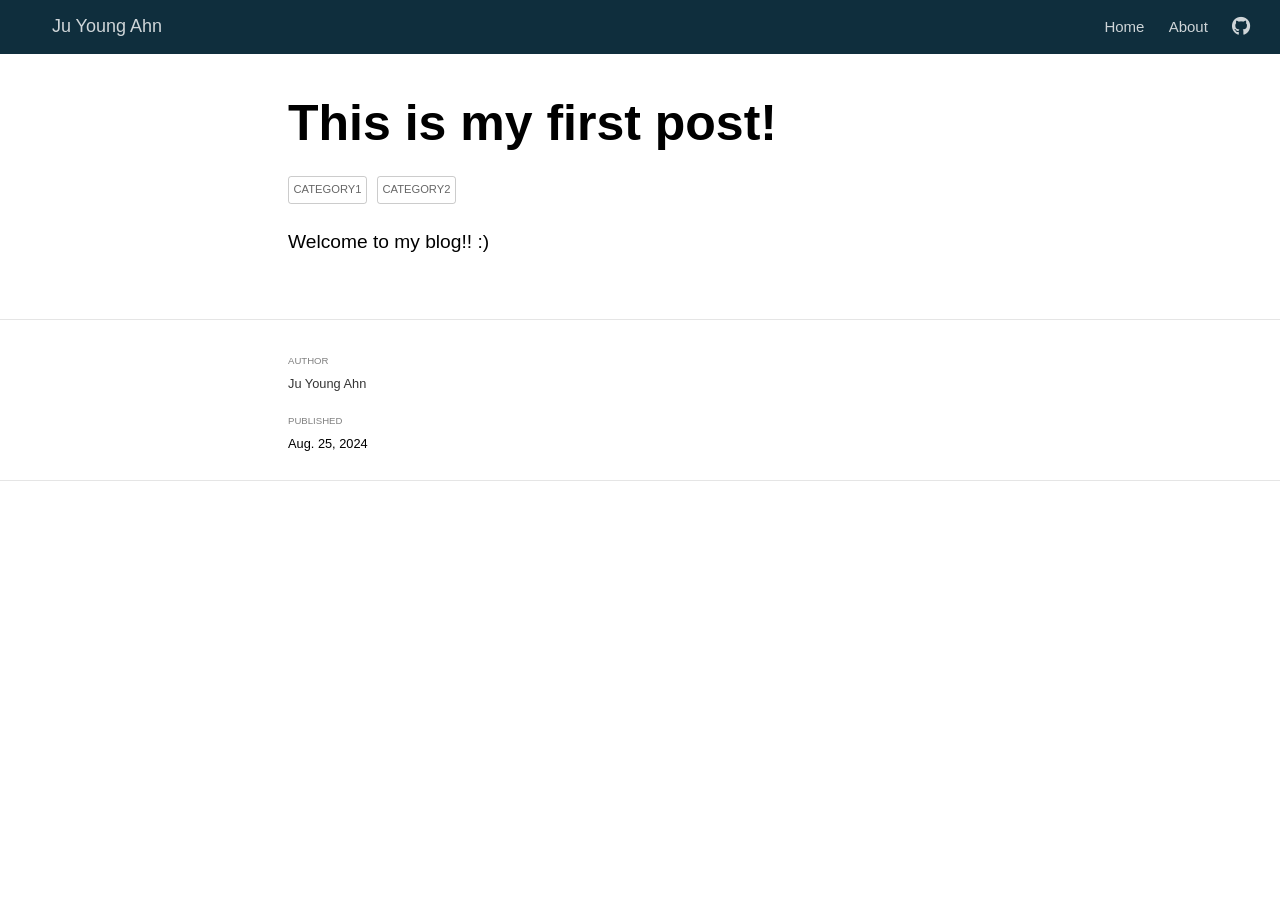
<file: posts/welcome/index.html>
<!DOCTYPE html>

<html xmlns="http://www.w3.org/1999/xhtml" lang="" xml:lang="">

<head>
  <meta charset="utf-8"/>
  <meta name="viewport" content="width=device-width, initial-scale=1"/>
  <meta http-equiv="X-UA-Compatible" content="IE=Edge,chrome=1"/>
  <meta name="generator" content="distill" />

  <style type="text/css">
  /* Hide doc at startup (prevent jankiness while JS renders/transforms) */
  body {
    visibility: hidden;
  }
  </style>

 <!--radix_placeholder_import_source-->
 <!--/radix_placeholder_import_source-->

<style type="text/css">code{white-space: pre;}</style>
<style type="text/css" data-origin="pandoc">
code.sourceCode > span { display: inline-block; line-height: 1.25; }
code.sourceCode > span { color: inherit; text-decoration: inherit; }
code.sourceCode > span:empty { height: 1.2em; }
.sourceCode { overflow: visible; }
code.sourceCode { white-space: pre; position: relative; }
div.sourceCode { margin: 1em 0; }
pre.sourceCode { margin: 0; }
@media screen {
div.sourceCode { overflow: auto; }
}
@media print {
code.sourceCode { white-space: pre-wrap; }
code.sourceCode > span { text-indent: -5em; padding-left: 5em; }
}
pre.numberSource code
  { counter-reset: source-line 0; }
pre.numberSource code > span
  { position: relative; left: -4em; counter-increment: source-line; }
pre.numberSource code > span > a:first-child::before
  { content: counter(source-line);
    position: relative; left: -1em; text-align: right; vertical-align: baseline;
    border: none; display: inline-block;
    -webkit-touch-callout: none; -webkit-user-select: none;
    -khtml-user-select: none; -moz-user-select: none;
    -ms-user-select: none; user-select: none;
    padding: 0 4px; width: 4em;
    color: #aaaaaa;
  }
pre.numberSource { margin-left: 3em; border-left: 1px solid #aaaaaa;  padding-left: 4px; }
div.sourceCode
  { color: #00769e; background-color: #f1f3f5; }
@media screen {
code.sourceCode > span > a:first-child::before { text-decoration: underline; }
}
code span. { color: #00769e; } /* Normal */
code span.al { color: #ad0000; } /* Alert */
code span.an { color: #5e5e5e; } /* Annotation */
code span.at { color: #657422; } /* Attribute */
code span.bn { color: #ad0000; } /* BaseN */
code span.bu { } /* BuiltIn */
code span.cf { color: #00769e; } /* ControlFlow */
code span.ch { color: #20794d; } /* Char */
code span.cn { color: #8f5902; } /* Constant */
code span.co { color: #5e5e5e; } /* Comment */
code span.cv { color: #5e5e5e; font-style: italic; } /* CommentVar */
code span.do { color: #5e5e5e; font-style: italic; } /* Documentation */
code span.dt { color: #ad0000; } /* DataType */
code span.dv { color: #ad0000; } /* DecVal */
code span.er { color: #ad0000; } /* Error */
code span.ex { } /* Extension */
code span.fl { color: #ad0000; } /* Float */
code span.fu { color: #4758ab; } /* Function */
code span.im { } /* Import */
code span.in { color: #5e5e5e; } /* Information */
code span.kw { color: #00769e; } /* Keyword */
code span.op { color: #5e5e5e; } /* Operator */
code span.ot { color: #00769e; } /* Other */
code span.pp { color: #ad0000; } /* Preprocessor */
code span.sc { color: #5e5e5e; } /* SpecialChar */
code span.ss { color: #20794d; } /* SpecialString */
code span.st { color: #20794d; } /* String */
code span.va { color: #111111; } /* Variable */
code span.vs { color: #20794d; } /* VerbatimString */
code span.wa { color: #5e5e5e; font-style: italic; } /* Warning */
</style>


  <!--radix_placeholder_meta_tags-->
<title>Ju Young Ahn: This is my first post!</title>

<meta property="description" itemprop="description" content="Welcome to my blog!! :)"/>


<!--  https://schema.org/Article -->
<meta property="article:published" itemprop="datePublished" content="2024-08-26"/>
<meta property="article:created" itemprop="dateCreated" content="2024-08-26"/>
<meta name="article:author" content="Ju Young Ahn"/>

<!--  https://developers.facebook.com/docs/sharing/webmasters#markup -->
<meta property="og:title" content="Ju Young Ahn: This is my first post!"/>
<meta property="og:type" content="article"/>
<meta property="og:description" content="Welcome to my blog!! :)"/>
<meta property="og:locale" content="en_US"/>
<meta property="og:site_name" content="Ju Young Ahn"/>

<!--  https://dev.twitter.com/cards/types/summary -->
<meta property="twitter:card" content="summary"/>
<meta property="twitter:title" content="Ju Young Ahn: This is my first post!"/>
<meta property="twitter:description" content="Welcome to my blog!! :)"/>

<!--/radix_placeholder_meta_tags-->
  <!--radix_placeholder_rmarkdown_metadata-->

<script type="text/json" id="radix-rmarkdown-metadata">
{"type":"list","attributes":{"names":{"type":"character","attributes":{},"value":["title","categories","description","author","date","output"]}},"value":[{"type":"character","attributes":{},"value":["This is my first post!"]},{"type":"character","attributes":{},"value":["category1","category2"]},{"type":"character","attributes":{},"value":["Welcome to my blog!! :)"]},{"type":"list","attributes":{},"value":[{"type":"list","attributes":{"names":{"type":"character","attributes":{},"value":["name","url"]}},"value":[{"type":"character","attributes":{},"value":["Ju Young Ahn"]},{"type":"character","attributes":{},"value":["juyoungahn.github.io"]}]}]},{"type":"character","attributes":{},"value":["2024-08-26"]},{"type":"list","attributes":{"names":{"type":"character","attributes":{},"value":["distill::distill_article"]}},"value":[{"type":"list","attributes":{"names":{"type":"character","attributes":{},"value":["self_contained"]}},"value":[{"type":"logical","attributes":{},"value":[false]}]}]}]}
</script>
<!--/radix_placeholder_rmarkdown_metadata-->
  
  <script type="text/json" id="radix-resource-manifest">
  {"type":"character","attributes":{},"value":["welcome_files/anchor-4.2.2/anchor.min.js","welcome_files/bowser-1.9.3/bowser.min.js","welcome_files/distill-2.2.21/template.v2.js","welcome_files/jquery-3.6.0/jquery-3.6.0.js","welcome_files/jquery-3.6.0/jquery-3.6.0.min.js","welcome_files/jquery-3.6.0/jquery-3.6.0.min.map","welcome_files/popper-2.6.0/popper.min.js","welcome_files/tippy-6.2.7/tippy-bundle.umd.min.js","welcome_files/tippy-6.2.7/tippy-light-border.css","welcome_files/tippy-6.2.7/tippy.css","welcome_files/tippy-6.2.7/tippy.umd.min.js","welcome_files/webcomponents-2.0.0/webcomponents.js"]}
  </script>
  <!--radix_placeholder_navigation_in_header-->
<meta name="distill:offset" content="../.."/>

<script type="application/javascript">

  window.headroom_prevent_pin = false;

  window.document.addEventListener("DOMContentLoaded", function (event) {

    // initialize headroom for banner
    var header = $('header').get(0);
    var headerHeight = header.offsetHeight;
    var headroom = new Headroom(header, {
      tolerance: 5,
      onPin : function() {
        if (window.headroom_prevent_pin) {
          window.headroom_prevent_pin = false;
          headroom.unpin();
        }
      }
    });
    headroom.init();
    if(window.location.hash)
      headroom.unpin();
    $(header).addClass('headroom--transition');

    // offset scroll location for banner on hash change
    // (see: https://github.com/WickyNilliams/headroom.js/issues/38)
    window.addEventListener("hashchange", function(event) {
      window.scrollTo(0, window.pageYOffset - (headerHeight + 25));
    });

    // responsive menu
    $('.distill-site-header').each(function(i, val) {
      var topnav = $(this);
      var toggle = topnav.find('.nav-toggle');
      toggle.on('click', function() {
        topnav.toggleClass('responsive');
      });
    });

    // nav dropdowns
    $('.nav-dropbtn').click(function(e) {
      $(this).next('.nav-dropdown-content').toggleClass('nav-dropdown-active');
      $(this).parent().siblings('.nav-dropdown')
         .children('.nav-dropdown-content').removeClass('nav-dropdown-active');
    });
    $("body").click(function(e){
      $('.nav-dropdown-content').removeClass('nav-dropdown-active');
    });
    $(".nav-dropdown").click(function(e){
      e.stopPropagation();
    });
  });
</script>

<style type="text/css">

/* Theme (user-documented overrideables for nav appearance) */

.distill-site-nav {
  color: rgba(255, 255, 255, 0.8);
  background-color: #0F2E3D;
  font-size: 15px;
  font-weight: 300;
}

.distill-site-nav a {
  color: inherit;
  text-decoration: none;
}

.distill-site-nav a:hover {
  color: white;
}

@media print {
  .distill-site-nav {
    display: none;
  }
}

.distill-site-header {

}

.distill-site-footer {

}


/* Site Header */

.distill-site-header {
  width: 100%;
  box-sizing: border-box;
  z-index: 3;
}

.distill-site-header .nav-left {
  display: inline-block;
  margin-left: 8px;
}

@media screen and (max-width: 768px) {
  .distill-site-header .nav-left {
    margin-left: 0;
  }
}


.distill-site-header .nav-right {
  float: right;
  margin-right: 8px;
}

.distill-site-header a,
.distill-site-header .title {
  display: inline-block;
  text-align: center;
  padding: 14px 10px 14px 10px;
}

.distill-site-header .title {
  font-size: 18px;
  min-width: 150px;
}

.distill-site-header .logo {
  padding: 0;
}

.distill-site-header .logo img {
  display: none;
  max-height: 20px;
  width: auto;
  margin-bottom: -4px;
}

.distill-site-header .nav-image img {
  max-height: 18px;
  width: auto;
  display: inline-block;
  margin-bottom: -3px;
}



@media screen and (min-width: 1000px) {
  .distill-site-header .logo img {
    display: inline-block;
  }
  .distill-site-header .nav-left {
    margin-left: 20px;
  }
  .distill-site-header .nav-right {
    margin-right: 20px;
  }
  .distill-site-header .title {
    padding-left: 12px;
  }
}


.distill-site-header .nav-toggle {
  display: none;
}

.nav-dropdown {
  display: inline-block;
  position: relative;
}

.nav-dropdown .nav-dropbtn {
  border: none;
  outline: none;
  color: rgba(255, 255, 255, 0.8);
  padding: 16px 10px;
  background-color: transparent;
  font-family: inherit;
  font-size: inherit;
  font-weight: inherit;
  margin: 0;
  margin-top: 1px;
  z-index: 2;
}

.nav-dropdown-content {
  display: none;
  position: absolute;
  background-color: white;
  min-width: 200px;
  border: 1px solid rgba(0,0,0,0.15);
  border-radius: 4px;
  box-shadow: 0px 8px 16px 0px rgba(0,0,0,0.1);
  z-index: 1;
  margin-top: 2px;
  white-space: nowrap;
  padding-top: 4px;
  padding-bottom: 4px;
}

.nav-dropdown-content hr {
  margin-top: 4px;
  margin-bottom: 4px;
  border: none;
  border-bottom: 1px solid rgba(0, 0, 0, 0.1);
}

.nav-dropdown-active {
  display: block;
}

.nav-dropdown-content a, .nav-dropdown-content .nav-dropdown-header {
  color: black;
  padding: 6px 24px;
  text-decoration: none;
  display: block;
  text-align: left;
}

.nav-dropdown-content .nav-dropdown-header {
  display: block;
  padding: 5px 24px;
  padding-bottom: 0;
  text-transform: uppercase;
  font-size: 14px;
  color: #999999;
  white-space: nowrap;
}

.nav-dropdown:hover .nav-dropbtn {
  color: white;
}

.nav-dropdown-content a:hover {
  background-color: #ddd;
  color: black;
}

.nav-right .nav-dropdown-content {
  margin-left: -45%;
  right: 0;
}

@media screen and (max-width: 768px) {
  .distill-site-header a, .distill-site-header .nav-dropdown  {display: none;}
  .distill-site-header a.nav-toggle {
    float: right;
    display: block;
  }
  .distill-site-header .title {
    margin-left: 0;
  }
  .distill-site-header .nav-right {
    margin-right: 0;
  }
  .distill-site-header {
    overflow: hidden;
  }
  .nav-right .nav-dropdown-content {
    margin-left: 0;
  }
}


@media screen and (max-width: 768px) {
  .distill-site-header.responsive {position: relative; min-height: 500px; }
  .distill-site-header.responsive a.nav-toggle {
    position: absolute;
    right: 0;
    top: 0;
  }
  .distill-site-header.responsive a,
  .distill-site-header.responsive .nav-dropdown {
    display: block;
    text-align: left;
  }
  .distill-site-header.responsive .nav-left,
  .distill-site-header.responsive .nav-right {
    width: 100%;
  }
  .distill-site-header.responsive .nav-dropdown {float: none;}
  .distill-site-header.responsive .nav-dropdown-content {position: relative;}
  .distill-site-header.responsive .nav-dropdown .nav-dropbtn {
    display: block;
    width: 100%;
    text-align: left;
  }
}

/* Site Footer */

.distill-site-footer {
  width: 100%;
  overflow: hidden;
  box-sizing: border-box;
  z-index: 3;
  margin-top: 30px;
  padding-top: 30px;
  padding-bottom: 30px;
  text-align: center;
}

/* Headroom */

d-title {
  padding-top: 6rem;
}

@media print {
  d-title {
    padding-top: 4rem;
  }
}

.headroom {
  z-index: 1000;
  position: fixed;
  top: 0;
  left: 0;
  right: 0;
}

.headroom--transition {
  transition: all .4s ease-in-out;
}

.headroom--unpinned {
  top: -100px;
}

.headroom--pinned {
  top: 0;
}

/* adjust viewport for navbar height */
/* helps vertically center bootstrap (non-distill) content */
.min-vh-100 {
  min-height: calc(100vh - 100px) !important;
}

</style>

<script src="../../site_libs/jquery-3.6.0/jquery-3.6.0.min.js"></script>
<link href="../../site_libs/font-awesome-6.4.2/css/all.min.css" rel="stylesheet"/>
<link href="../../site_libs/font-awesome-6.4.2/css/v4-shims.min.css" rel="stylesheet"/>
<script src="../../site_libs/headroom-0.9.4/headroom.min.js"></script>
<script src="../../site_libs/autocomplete-0.37.1/autocomplete.min.js"></script>
<script src="../../site_libs/fuse-6.4.1/fuse.min.js"></script>

<script type="application/javascript">

function getMeta(metaName) {
  var metas = document.getElementsByTagName('meta');
  for (let i = 0; i < metas.length; i++) {
    if (metas[i].getAttribute('name') === metaName) {
      return metas[i].getAttribute('content');
    }
  }
  return '';
}

function offsetURL(url) {
  var offset = getMeta('distill:offset');
  return offset ? offset + '/' + url : url;
}

function createFuseIndex() {

  // create fuse index
  var options = {
    keys: [
      { name: 'title', weight: 20 },
      { name: 'categories', weight: 15 },
      { name: 'description', weight: 10 },
      { name: 'contents', weight: 5 },
    ],
    ignoreLocation: true,
    threshold: 0
  };
  var fuse = new window.Fuse([], options);

  // fetch the main search.json
  return fetch(offsetURL('search.json'))
    .then(function(response) {
      if (response.status == 200) {
        return response.json().then(function(json) {
          // index main articles
          json.articles.forEach(function(article) {
            fuse.add(article);
          });
          // download collections and index their articles
          return Promise.all(json.collections.map(function(collection) {
            return fetch(offsetURL(collection)).then(function(response) {
              if (response.status === 200) {
                return response.json().then(function(articles) {
                  articles.forEach(function(article) {
                    fuse.add(article);
                  });
                })
              } else {
                return Promise.reject(
                  new Error('Unexpected status from search index request: ' +
                            response.status)
                );
              }
            });
          })).then(function() {
            return fuse;
          });
        });

      } else {
        return Promise.reject(
          new Error('Unexpected status from search index request: ' +
                      response.status)
        );
      }
    });
}

window.document.addEventListener("DOMContentLoaded", function (event) {

  // get search element (bail if we don't have one)
  var searchEl = window.document.getElementById('distill-search');
  if (!searchEl)
    return;

  createFuseIndex()
    .then(function(fuse) {

      // make search box visible
      searchEl.classList.remove('hidden');

      // initialize autocomplete
      var options = {
        autoselect: true,
        hint: false,
        minLength: 2,
      };
      window.autocomplete(searchEl, options, [{
        source: function(query, callback) {
          const searchOptions = {
            isCaseSensitive: false,
            shouldSort: true,
            minMatchCharLength: 2,
            limit: 10,
          };
          var results = fuse.search(query, searchOptions);
          callback(results
            .map(function(result) { return result.item; })
          );
        },
        templates: {
          suggestion: function(suggestion) {
            var img = suggestion.preview && Object.keys(suggestion.preview).length > 0
              ? `<img src="${offsetURL(suggestion.preview)}"</img>`
              : '';
            var html = `
              <div class="search-item">
                <h3>${suggestion.title}</h3>
                <div class="search-item-description">
                  ${suggestion.description || ''}
                </div>
                <div class="search-item-preview">
                  ${img}
                </div>
              </div>
            `;
            return html;
          }
        }
      }]).on('autocomplete:selected', function(event, suggestion) {
        window.location.href = offsetURL(suggestion.path);
      });
      // remove inline display style on autocompleter (we want to
      // manage responsive display via css)
      $('.algolia-autocomplete').css("display", "");
    })
    .catch(function(error) {
      console.log(error);
    });

});

</script>

<style type="text/css">

.nav-search {
  font-size: x-small;
}

/* Algolioa Autocomplete */

.algolia-autocomplete {
  display: inline-block;
  margin-left: 10px;
  vertical-align: sub;
  background-color: white;
  color: black;
  padding: 6px;
  padding-top: 8px;
  padding-bottom: 0;
  border-radius: 6px;
  border: 1px #0F2E3D solid;
  width: 180px;
}


@media screen and (max-width: 768px) {
  .distill-site-nav .algolia-autocomplete {
    display: none;
    visibility: hidden;
  }
  .distill-site-nav.responsive .algolia-autocomplete {
    display: inline-block;
    visibility: visible;
  }
  .distill-site-nav.responsive .algolia-autocomplete .aa-dropdown-menu {
    margin-left: 0;
    width: 400px;
    max-height: 400px;
  }
}

.algolia-autocomplete .aa-input, .algolia-autocomplete .aa-hint {
  width: 90%;
  outline: none;
  border: none;
}

.algolia-autocomplete .aa-hint {
  color: #999;
}
.algolia-autocomplete .aa-dropdown-menu {
  width: 550px;
  max-height: 70vh;
  overflow-x: visible;
  overflow-y: scroll;
  padding: 5px;
  margin-top: 3px;
  margin-left: -150px;
  background-color: #fff;
  border-radius: 5px;
  border: 1px solid #999;
  border-top: none;
}

.algolia-autocomplete .aa-dropdown-menu .aa-suggestion {
  cursor: pointer;
  padding: 5px 4px;
  border-bottom: 1px solid #eee;
}

.algolia-autocomplete .aa-dropdown-menu .aa-suggestion:last-of-type {
  border-bottom: none;
  margin-bottom: 2px;
}

.algolia-autocomplete .aa-dropdown-menu .aa-suggestion .search-item {
  overflow: hidden;
  font-size: 0.8em;
  line-height: 1.4em;
}

.algolia-autocomplete .aa-dropdown-menu .aa-suggestion .search-item h3 {
  font-size: 1rem;
  margin-block-start: 0;
  margin-block-end: 5px;
}

.algolia-autocomplete .aa-dropdown-menu .aa-suggestion .search-item-description {
  display: inline-block;
  overflow: hidden;
  height: 2.8em;
  width: 80%;
  margin-right: 4%;
}

.algolia-autocomplete .aa-dropdown-menu .aa-suggestion .search-item-preview {
  display: inline-block;
  width: 15%;
}

.algolia-autocomplete .aa-dropdown-menu .aa-suggestion .search-item-preview img {
  height: 3em;
  width: auto;
  display: none;
}

.algolia-autocomplete .aa-dropdown-menu .aa-suggestion .search-item-preview img[src] {
  display: initial;
}

.algolia-autocomplete .aa-dropdown-menu .aa-suggestion.aa-cursor {
  background-color: #eee;
}
.algolia-autocomplete .aa-dropdown-menu .aa-suggestion em {
  font-weight: bold;
  font-style: normal;
}

</style>


<!--/radix_placeholder_navigation_in_header-->
  <!--radix_placeholder_distill-->

<style type="text/css">

body {
  background-color: white;
}

.pandoc-table {
  width: 100%;
}

.pandoc-table>caption {
  margin-bottom: 10px;
}

.pandoc-table th:not([align]) {
  text-align: left;
}

.pagedtable-footer {
  font-size: 15px;
}

d-byline .byline {
  grid-template-columns: 2fr 2fr;
}

d-byline .byline h3 {
  margin-block-start: 1.5em;
}

d-byline .byline .authors-affiliations h3 {
  margin-block-start: 0.5em;
}

.authors-affiliations .orcid-id {
  width: 16px;
  height:16px;
  margin-left: 4px;
  margin-right: 4px;
  vertical-align: middle;
  padding-bottom: 2px;
}

d-title .dt-tags {
  margin-top: 1em;
  grid-column: text;
}

.dt-tags .dt-tag {
  text-decoration: none;
  display: inline-block;
  color: rgba(0,0,0,0.6);
  padding: 0em 0.4em;
  margin-right: 0.5em;
  margin-bottom: 0.4em;
  font-size: 70%;
  border: 1px solid rgba(0,0,0,0.2);
  border-radius: 3px;
  text-transform: uppercase;
  font-weight: 500;
}

d-article table.gt_table td,
d-article table.gt_table th {
  border-bottom: none;
  font-size: 100%;
}

.html-widget {
  margin-bottom: 2.0em;
}

.l-screen-inset {
  padding-right: 16px;
}

.l-screen .caption {
  margin-left: 10px;
}

.shaded {
  background: rgb(247, 247, 247);
  padding-top: 20px;
  padding-bottom: 20px;
  border-top: 1px solid rgba(0, 0, 0, 0.1);
  border-bottom: 1px solid rgba(0, 0, 0, 0.1);
}

.shaded .html-widget {
  margin-bottom: 0;
  border: 1px solid rgba(0, 0, 0, 0.1);
}

.shaded .shaded-content {
  background: white;
}

.text-output {
  margin-top: 0;
  line-height: 1.5em;
}

.hidden {
  display: none !important;
}

hr.section-separator {
  border: none;
  border-top: 1px solid rgba(0, 0, 0, 0.1);
  margin: 0px;
}


d-byline {
  border-top: none;
}

d-article {
  padding-top: 2.5rem;
  padding-bottom: 30px;
  border-top: none;
}

d-appendix {
  padding-top: 30px;
}

d-article>p>img {
  width: 100%;
}

d-article h2 {
  margin: 1rem 0 1.5rem 0;
}

d-article h3 {
  margin-top: 1.5rem;
}

d-article iframe {
  border: 1px solid rgba(0, 0, 0, 0.1);
  margin-bottom: 2.0em;
  width: 100%;
}

/* Tweak code blocks */

d-article div.sourceCode code,
d-article pre code {
  font-family: Consolas, Monaco, 'Andale Mono', 'Ubuntu Mono', monospace;
}

d-article pre,
d-article div.sourceCode,
d-article div.sourceCode pre {
  overflow: auto;
}

d-article div.sourceCode {
  background-color: white;
}

d-article div.sourceCode pre {
  padding-left: 10px;
  font-size: 12px;
  border-left: 2px solid rgba(0,0,0,0.1);
}

d-article pre {
  font-size: 12px;
  color: black;
  background: none;
  margin-top: 0;
  text-align: left;
  white-space: pre;
  word-spacing: normal;
  word-break: normal;
  word-wrap: normal;
  line-height: 1.5;

  -moz-tab-size: 4;
  -o-tab-size: 4;
  tab-size: 4;

  -webkit-hyphens: none;
  -moz-hyphens: none;
  -ms-hyphens: none;
  hyphens: none;
}

d-article pre a {
  border-bottom: none;
}

d-article pre a:hover {
  border-bottom: none;
  text-decoration: underline;
}

d-article details {
  grid-column: text;
  margin-bottom: 0.8em;
}

@media(min-width: 768px) {

d-article pre,
d-article div.sourceCode,
d-article div.sourceCode pre {
  overflow: visible !important;
}

d-article div.sourceCode pre {
  padding-left: 18px;
  font-size: 14px;
}

/* tweak for Pandoc numbered line within distill */
d-article pre.numberSource code > span {
    left: -2em;
}

d-article pre {
  font-size: 14px;
}

}

figure img.external {
  background: white;
  border: 1px solid rgba(0, 0, 0, 0.1);
  box-shadow: 0 1px 8px rgba(0, 0, 0, 0.1);
  padding: 18px;
  box-sizing: border-box;
}

/* CSS for d-contents */

.d-contents {
  grid-column: text;
  color: rgba(0,0,0,0.8);
  font-size: 0.9em;
  padding-bottom: 1em;
  margin-bottom: 1em;
  padding-bottom: 0.5em;
  margin-bottom: 1em;
  padding-left: 0.25em;
  justify-self: start;
}

@media(min-width: 1000px) {
  .d-contents.d-contents-float {
    height: 0;
    grid-column-start: 1;
    grid-column-end: 4;
    justify-self: center;
    padding-right: 3em;
    padding-left: 2em;
  }
}

.d-contents nav h3 {
  font-size: 18px;
  margin-top: 0;
  margin-bottom: 1em;
}

.d-contents li {
  list-style-type: none
}

.d-contents nav > ul {
  padding-left: 0;
}

.d-contents ul {
  padding-left: 1em
}

.d-contents nav ul li {
  margin-top: 0.6em;
  margin-bottom: 0.2em;
}

.d-contents nav a {
  font-size: 13px;
  border-bottom: none;
  text-decoration: none
  color: rgba(0, 0, 0, 0.8);
}

.d-contents nav a:hover {
  text-decoration: underline solid rgba(0, 0, 0, 0.6)
}

.d-contents nav > ul > li > a {
  font-weight: 600;
}

.d-contents nav > ul > li > ul {
  font-weight: inherit;
}

.d-contents nav > ul > li > ul > li {
  margin-top: 0.2em;
}


.d-contents nav ul {
  margin-top: 0;
  margin-bottom: 0.25em;
}

.d-article-with-toc h2:nth-child(2) {
  margin-top: 0;
}


/* Figure */

.figure {
  position: relative;
  margin-bottom: 2.5em;
  margin-top: 1.5em;
}

.figure .caption {
  color: rgba(0, 0, 0, 0.6);
  font-size: 12px;
  line-height: 1.5em;
}

.figure img.external {
  background: white;
  border: 1px solid rgba(0, 0, 0, 0.1);
  box-shadow: 0 1px 8px rgba(0, 0, 0, 0.1);
  padding: 18px;
  box-sizing: border-box;
}

.figure .caption a {
  color: rgba(0, 0, 0, 0.6);
}

.figure .caption b,
.figure .caption strong, {
  font-weight: 600;
  color: rgba(0, 0, 0, 1.0);
}

/* Citations */

d-article .citation {
  color: inherit;
  cursor: inherit;
}

div.hanging-indent{
  margin-left: 1em; text-indent: -1em;
}

/* Citation hover box */

.tippy-box[data-theme~=light-border] {
  background-color: rgba(250, 250, 250, 0.95);
}

.tippy-content > p {
  margin-bottom: 0;
  padding: 2px;
}


/* Tweak 1000px media break to show more text */

@media(min-width: 1000px) {
  .base-grid,
  distill-header,
  d-title,
  d-abstract,
  d-article,
  d-appendix,
  distill-appendix,
  d-byline,
  d-footnote-list,
  d-citation-list,
  distill-footer {
    grid-template-columns: [screen-start] 1fr [page-start kicker-start] 80px [middle-start] 50px [text-start kicker-end] 65px 65px 65px 65px 65px 65px 65px 65px [text-end gutter-start] 65px [middle-end] 65px [page-end gutter-end] 1fr [screen-end];
    grid-column-gap: 16px;
  }

  .grid {
    grid-column-gap: 16px;
  }

  d-article {
    font-size: 1.06rem;
    line-height: 1.7em;
  }
  figure .caption, .figure .caption, figure figcaption {
    font-size: 13px;
  }
}

@media(min-width: 1180px) {
  .base-grid,
  distill-header,
  d-title,
  d-abstract,
  d-article,
  d-appendix,
  distill-appendix,
  d-byline,
  d-footnote-list,
  d-citation-list,
  distill-footer {
    grid-template-columns: [screen-start] 1fr [page-start kicker-start] 60px [middle-start] 60px [text-start kicker-end] 60px 60px 60px 60px 60px 60px 60px 60px [text-end gutter-start] 60px [middle-end] 60px [page-end gutter-end] 1fr [screen-end];
    grid-column-gap: 32px;
  }

  .grid {
    grid-column-gap: 32px;
  }
}


/* Get the citation styles for the appendix (not auto-injected on render since
   we do our own rendering of the citation appendix) */

d-appendix .citation-appendix,
.d-appendix .citation-appendix {
  font-size: 11px;
  line-height: 15px;
  border-left: 1px solid rgba(0, 0, 0, 0.1);
  padding-left: 18px;
  border: 1px solid rgba(0,0,0,0.1);
  background: rgba(0, 0, 0, 0.02);
  padding: 10px 18px;
  border-radius: 3px;
  color: rgba(150, 150, 150, 1);
  overflow: hidden;
  margin-top: -12px;
  white-space: pre-wrap;
  word-wrap: break-word;
}

/* Include appendix styles here so they can be overridden */

d-appendix {
  contain: layout style;
  font-size: 0.8em;
  line-height: 1.7em;
  margin-top: 60px;
  margin-bottom: 0;
  border-top: 1px solid rgba(0, 0, 0, 0.1);
  color: rgba(0,0,0,0.5);
  padding-top: 60px;
  padding-bottom: 48px;
}

d-appendix h3 {
  grid-column: page-start / text-start;
  font-size: 15px;
  font-weight: 500;
  margin-top: 1em;
  margin-bottom: 0;
  color: rgba(0,0,0,0.65);
}

d-appendix h3 + * {
  margin-top: 1em;
}

d-appendix ol {
  padding: 0 0 0 15px;
}

@media (min-width: 768px) {
  d-appendix ol {
    padding: 0 0 0 30px;
    margin-left: -30px;
  }
}

d-appendix li {
  margin-bottom: 1em;
}

d-appendix a {
  color: rgba(0, 0, 0, 0.6);
}

d-appendix > * {
  grid-column: text;
}

d-appendix > d-footnote-list,
d-appendix > d-citation-list,
d-appendix > distill-appendix {
  grid-column: screen;
}

/* Include footnote styles here so they can be overridden */

d-footnote-list {
  contain: layout style;
}

d-footnote-list > * {
  grid-column: text;
}

d-footnote-list a.footnote-backlink {
  color: rgba(0,0,0,0.3);
  padding-left: 0.5em;
}



/* Anchor.js */

.anchorjs-link {
  /*transition: all .25s linear; */
  text-decoration: none;
  border-bottom: none;
}
*:hover > .anchorjs-link {
  margin-left: -1.125em !important;
  text-decoration: none;
  border-bottom: none;
}

/* Social footer */

.social_footer {
  margin-top: 30px;
  margin-bottom: 0;
  color: rgba(0,0,0,0.67);
}

.disqus-comments {
  margin-right: 30px;
}

.disqus-comment-count {
  border-bottom: 1px solid rgba(0, 0, 0, 0.4);
  cursor: pointer;
}

#disqus_thread {
  margin-top: 30px;
}

.article-sharing a {
  border-bottom: none;
  margin-right: 8px;
}

.article-sharing a:hover {
  border-bottom: none;
}

.sidebar-section.subscribe {
  font-size: 12px;
  line-height: 1.6em;
}

.subscribe p {
  margin-bottom: 0.5em;
}


.article-footer .subscribe {
  font-size: 15px;
  margin-top: 45px;
}


.sidebar-section.custom {
  font-size: 12px;
  line-height: 1.6em;
}

.custom p {
  margin-bottom: 0.5em;
}

/* Styles for listing layout (hide title) */
.layout-listing d-title, .layout-listing .d-title {
  display: none;
}

/* Styles for posts lists (not auto-injected) */


.posts-with-sidebar {
  padding-left: 45px;
  padding-right: 45px;
}

.posts-list .description h2,
.posts-list .description p {
  font-family: -apple-system, BlinkMacSystemFont, "Segoe UI", Roboto, Oxygen, Ubuntu, Cantarell, "Fira Sans", "Droid Sans", "Helvetica Neue", Arial, sans-serif;
}

.posts-list .description h2 {
  font-weight: 700;
  border-bottom: none;
  padding-bottom: 0;
}

.posts-list h2.post-tag {
  border-bottom: 1px solid rgba(0, 0, 0, 0.2);
  padding-bottom: 12px;
}
.posts-list {
  margin-top: 60px;
  margin-bottom: 24px;
}

.posts-list .post-preview {
  text-decoration: none;
  overflow: hidden;
  display: block;
  border-bottom: 1px solid rgba(0, 0, 0, 0.1);
  padding: 24px 0;
}

.post-preview-last {
  border-bottom: none !important;
}

.posts-list .posts-list-caption {
  grid-column: screen;
  font-weight: 400;
}

.posts-list .post-preview h2 {
  margin: 0 0 6px 0;
  line-height: 1.2em;
  font-style: normal;
  font-size: 24px;
}

.posts-list .post-preview p {
  margin: 0 0 12px 0;
  line-height: 1.4em;
  font-size: 16px;
}

.posts-list .post-preview .thumbnail {
  box-sizing: border-box;
  margin-bottom: 24px;
  position: relative;
  max-width: 500px;
}
.posts-list .post-preview img {
  width: 100%;
  display: block;
}

.posts-list .metadata {
  font-size: 12px;
  line-height: 1.4em;
  margin-bottom: 18px;
}

.posts-list .metadata > * {
  display: inline-block;
}

.posts-list .metadata .publishedDate {
  margin-right: 2em;
}

.posts-list .metadata .dt-authors {
  display: block;
  margin-top: 0.3em;
  margin-right: 2em;
}

.posts-list .dt-tags {
  display: block;
  line-height: 1em;
}

.posts-list .dt-tags .dt-tag {
  display: inline-block;
  color: rgba(0,0,0,0.6);
  padding: 0.3em 0.4em;
  margin-right: 0.2em;
  margin-bottom: 0.4em;
  font-size: 60%;
  border: 1px solid rgba(0,0,0,0.2);
  border-radius: 3px;
  text-transform: uppercase;
  font-weight: 500;
}

.posts-list img {
  opacity: 1;
}

.posts-list img[data-src] {
  opacity: 0;
}

.posts-more {
  clear: both;
}


.posts-sidebar {
  font-size: 16px;
}

.posts-sidebar h3 {
  font-size: 16px;
  margin-top: 0;
  margin-bottom: 0.5em;
  font-weight: 400;
  text-transform: uppercase;
}

.sidebar-section {
  margin-bottom: 30px;
}

.categories ul {
  list-style-type: none;
  margin: 0;
  padding: 0;
}

.categories li {
  color: rgba(0, 0, 0, 0.8);
  margin-bottom: 0;
}

.categories li>a {
  border-bottom: none;
}

.categories li>a:hover {
  border-bottom: 1px solid rgba(0, 0, 0, 0.4);
}

.categories .active {
  font-weight: 600;
}

.categories .category-count {
  color: rgba(0, 0, 0, 0.4);
}


@media(min-width: 768px) {
  .posts-list .post-preview h2 {
    font-size: 26px;
  }
  .posts-list .post-preview .thumbnail {
    float: right;
    width: 30%;
    margin-bottom: 0;
  }
  .posts-list .post-preview .description {
    float: left;
    width: 45%;
  }
  .posts-list .post-preview .metadata {
    float: left;
    width: 20%;
    margin-top: 8px;
  }
  .posts-list .post-preview p {
    margin: 0 0 12px 0;
    line-height: 1.5em;
    font-size: 16px;
  }
  .posts-with-sidebar .posts-list {
    float: left;
    width: 75%;
  }
  .posts-with-sidebar .posts-sidebar {
    float: right;
    width: 20%;
    margin-top: 60px;
    padding-top: 24px;
    padding-bottom: 24px;
  }
}


/* Improve display for browsers without grid (IE/Edge <= 15) */

.downlevel {
  line-height: 1.6em;
  font-family: -apple-system, BlinkMacSystemFont, "Segoe UI", Roboto, Oxygen, Ubuntu, Cantarell, "Fira Sans", "Droid Sans", "Helvetica Neue", Arial, sans-serif;
  margin: 0;
}

.downlevel .d-title {
  padding-top: 6rem;
  padding-bottom: 1.5rem;
}

.downlevel .d-title h1 {
  font-size: 50px;
  font-weight: 700;
  line-height: 1.1em;
  margin: 0 0 0.5rem;
}

.downlevel .d-title p {
  font-weight: 300;
  font-size: 1.2rem;
  line-height: 1.55em;
  margin-top: 0;
}

.downlevel .d-byline {
  padding-top: 0.8em;
  padding-bottom: 0.8em;
  font-size: 0.8rem;
  line-height: 1.8em;
}

.downlevel .section-separator {
  border: none;
  border-top: 1px solid rgba(0, 0, 0, 0.1);
}

.downlevel .d-article {
  font-size: 1.06rem;
  line-height: 1.7em;
  padding-top: 1rem;
  padding-bottom: 2rem;
}


.downlevel .d-appendix {
  padding-left: 0;
  padding-right: 0;
  max-width: none;
  font-size: 0.8em;
  line-height: 1.7em;
  margin-bottom: 0;
  color: rgba(0,0,0,0.5);
  padding-top: 40px;
  padding-bottom: 48px;
}

.downlevel .footnotes ol {
  padding-left: 13px;
}

.downlevel .base-grid,
.downlevel .distill-header,
.downlevel .d-title,
.downlevel .d-abstract,
.downlevel .d-article,
.downlevel .d-appendix,
.downlevel .distill-appendix,
.downlevel .d-byline,
.downlevel .d-footnote-list,
.downlevel .d-citation-list,
.downlevel .distill-footer,
.downlevel .appendix-bottom,
.downlevel .posts-container {
  padding-left: 40px;
  padding-right: 40px;
}

@media(min-width: 768px) {
  .downlevel .base-grid,
  .downlevel .distill-header,
  .downlevel .d-title,
  .downlevel .d-abstract,
  .downlevel .d-article,
  .downlevel .d-appendix,
  .downlevel .distill-appendix,
  .downlevel .d-byline,
  .downlevel .d-footnote-list,
  .downlevel .d-citation-list,
  .downlevel .distill-footer,
  .downlevel .appendix-bottom,
  .downlevel .posts-container {
  padding-left: 150px;
  padding-right: 150px;
  max-width: 900px;
}
}

.downlevel pre code {
  display: block;
  border-left: 2px solid rgba(0, 0, 0, .1);
  padding: 0 0 0 20px;
  font-size: 14px;
}

.downlevel code, .downlevel pre {
  color: black;
  background: none;
  font-family: Consolas, Monaco, 'Andale Mono', 'Ubuntu Mono', monospace;
  text-align: left;
  white-space: pre;
  word-spacing: normal;
  word-break: normal;
  word-wrap: normal;
  line-height: 1.5;

  -moz-tab-size: 4;
  -o-tab-size: 4;
  tab-size: 4;

  -webkit-hyphens: none;
  -moz-hyphens: none;
  -ms-hyphens: none;
  hyphens: none;
}

.downlevel .posts-list .post-preview {
  color: inherit;
}



</style>

<script type="application/javascript">

function is_downlevel_browser() {
  if (bowser.isUnsupportedBrowser({ msie: "12", msedge: "16"},
                                 window.navigator.userAgent)) {
    return true;
  } else {
    return window.load_distill_framework === undefined;
  }
}

// show body when load is complete
function on_load_complete() {

  // add anchors
  if (window.anchors) {
    window.anchors.options.placement = 'left';
    window.anchors.add('d-article > h2, d-article > h3, d-article > h4, d-article > h5');
  }


  // set body to visible
  document.body.style.visibility = 'visible';

  // force redraw for leaflet widgets
  if (window.HTMLWidgets) {
    var maps = window.HTMLWidgets.findAll(".leaflet");
    $.each(maps, function(i, el) {
      var map = this.getMap();
      map.invalidateSize();
      map.eachLayer(function(layer) {
        if (layer instanceof L.TileLayer)
          layer.redraw();
      });
    });
  }

  // trigger 'shown' so htmlwidgets resize
  $('d-article').trigger('shown');
}

function init_distill() {

  init_common();

  // create front matter
  var front_matter = $('<d-front-matter></d-front-matter>');
  $('#distill-front-matter').wrap(front_matter);

  // create d-title
  $('.d-title').changeElementType('d-title');

  // separator
  var separator = '<hr class="section-separator" style="clear: both"/>';
  // prepend separator above appendix
  $('.d-byline').before(separator);
  $('.d-article').before(separator);

  // create d-byline
  var byline = $('<d-byline></d-byline>');
  $('.d-byline').replaceWith(byline);

  // create d-article
  var article = $('<d-article></d-article>');
  $('.d-article').wrap(article).children().unwrap();

  // move posts container into article
  $('.posts-container').appendTo($('d-article'));

  // create d-appendix
  $('.d-appendix').changeElementType('d-appendix');

  // flag indicating that we have appendix items
  var appendix = $('.appendix-bottom').children('h3').length > 0;

  // replace footnotes with <d-footnote>
  $('.footnote-ref').each(function(i, val) {
    appendix = true;
    var href = $(this).attr('href');
    var id = href.replace('#', '');
    var fn = $('#' + id);
    var fn_p = $('#' + id + '>p');
    fn_p.find('.footnote-back').remove();
    var text = fn_p.html();
    var dtfn = $('<d-footnote></d-footnote>');
    dtfn.html(text);
    $(this).replaceWith(dtfn);
  });
  // remove footnotes
  $('.footnotes').remove();

  // move refs into #references-listing
  $('#references-listing').replaceWith($('#refs'));

  $('h1.appendix, h2.appendix').each(function(i, val) {
    $(this).changeElementType('h3');
  });
  $('h3.appendix').each(function(i, val) {
    var id = $(this).attr('id');
    $('.d-contents a[href="#' + id + '"]').parent().remove();
    appendix = true;
    $(this).nextUntil($('h1, h2, h3')).addBack().appendTo($('d-appendix'));
  });

  // show d-appendix if we have appendix content
  $("d-appendix").css('display', appendix ? 'grid' : 'none');

  // localize layout chunks to just output
  $('.layout-chunk').each(function(i, val) {

    // capture layout
    var layout = $(this).attr('data-layout');

    // apply layout to markdown level block elements
    var elements = $(this).children().not('details, div.sourceCode, pre, script');
    elements.each(function(i, el) {
      var layout_div = $('<div class="' + layout + '"></div>');
      if (layout_div.hasClass('shaded')) {
        var shaded_content = $('<div class="shaded-content"></div>');
        $(this).wrap(shaded_content);
        $(this).parent().wrap(layout_div);
      } else {
        $(this).wrap(layout_div);
      }
    });


    // unwrap the layout-chunk div
    $(this).children().unwrap();
  });

  // remove code block used to force  highlighting css
  $('.distill-force-highlighting-css').parent().remove();

  // remove empty line numbers inserted by pandoc when using a
  // custom syntax highlighting theme, except when numbering line
  // in code chunk
  $('pre:not(.numberLines) code.sourceCode a:empty').remove();

  // load distill framework
  load_distill_framework();

  // wait for window.distillRunlevel == 4 to do post processing
  function distill_post_process() {

    if (!window.distillRunlevel || window.distillRunlevel < 4)
      return;

    // hide author/affiliations entirely if we have no authors
    var front_matter = JSON.parse($("#distill-front-matter").html());
    var have_authors = front_matter.authors && front_matter.authors.length > 0;
    if (!have_authors)
      $('d-byline').addClass('hidden');

    // article with toc class
    $('.d-contents').parent().addClass('d-article-with-toc');

    // strip links that point to #
    $('.authors-affiliations').find('a[href="#"]').removeAttr('href');

    // add orcid ids
    $('.authors-affiliations').find('.author').each(function(i, el) {
      var orcid_id = front_matter.authors[i].orcidID;
      var author_name = front_matter.authors[i].author
      if (orcid_id) {
        var a = $('<a></a>');
        a.attr('href', 'https://orcid.org/' + orcid_id);
        var img = $('<img></img>');
        img.addClass('orcid-id');
        img.attr('alt', author_name ? 'ORCID ID for ' + author_name : 'ORCID ID');
        img.attr('src','[data-uri]');
        a.append(img);
        $(this).append(a);
      }
    });

    // hide elements of author/affiliations grid that have no value
    function hide_byline_column(caption) {
      $('d-byline').find('h3:contains("' + caption + '")').parent().css('visibility', 'hidden');
    }

    // affiliations
    var have_affiliations = false;
    for (var i = 0; i<front_matter.authors.length; ++i) {
      var author = front_matter.authors[i];
      if (author.affiliation !== "&nbsp;") {
        have_affiliations = true;
        break;
      }
    }
    if (!have_affiliations)
      $('d-byline').find('h3:contains("Affiliations")').css('visibility', 'hidden');

    // published date
    if (!front_matter.publishedDate)
      hide_byline_column("Published");

    // document object identifier
    var doi = $('d-byline').find('h3:contains("DOI")');
    var doi_p = doi.next().empty();
    if (!front_matter.doi) {
      // if we have a citation and valid citationText then link to that
      if ($('#citation').length > 0 && front_matter.citationText) {
        doi.html('Citation');
        $('<a href="#citation"></a>')
          .text(front_matter.citationText)
          .appendTo(doi_p);
      } else {
        hide_byline_column("DOI");
      }
    } else {
      $('<a></a>')
         .attr('href', "https://doi.org/" + front_matter.doi)
         .html(front_matter.doi)
         .appendTo(doi_p);
    }

     // change plural form of authors/affiliations
    if (front_matter.authors.length === 1) {
      var grid = $('.authors-affiliations');
      grid.children('h3:contains("Authors")').text('Author');
      grid.children('h3:contains("Affiliations")').text('Affiliation');
    }

    // remove d-appendix and d-footnote-list local styles
    $('d-appendix > style:first-child').remove();
    $('d-footnote-list > style:first-child').remove();

    // move appendix-bottom entries to the bottom
    $('.appendix-bottom').appendTo('d-appendix').children().unwrap();
    $('.appendix-bottom').remove();

    // hoverable references
    $('span.citation[data-cites]').each(function() {
      const citeChild = $(this).children()[0]
      // Do not process if @xyz has been used without escaping and without bibliography activated
      // https://github.com/rstudio/distill/issues/466
      if (citeChild === undefined) return true

      if (citeChild.nodeName == "D-FOOTNOTE") {
        var fn = citeChild
        $(this).html(fn.shadowRoot.querySelector("sup"))
        $(this).id = fn.id
        fn.remove()
      }
      var refs = $(this).attr('data-cites').split(" ");
      var refHtml = refs.map(function(ref) {
        // Could use CSS.escape too here, we insure backward compatibility in navigator
        return "<p>" + $('div[id="ref-' + ref + '"]').html() + "</p>";
      }).join("\n");
      window.tippy(this, {
        allowHTML: true,
        content: refHtml,
        maxWidth: 500,
        interactive: true,
        interactiveBorder: 10,
        theme: 'light-border',
        placement: 'bottom-start'
      });
    });

    // fix footnotes in tables (#411)
    // replacing broken distill.pub feature
    $('table d-footnote').each(function() {
      // we replace internal showAtNode methode which is triggered when hovering a footnote
      this.hoverBox.showAtNode = function(node) {
        // ported from https://github.com/distillpub/template/pull/105/files
        calcOffset = function(elem) {
            let x = elem.offsetLeft;
            let y = elem.offsetTop;
            // Traverse upwards until an `absolute` element is found or `elem`
            // becomes null.
            while (elem = elem.offsetParent && elem.style.position != 'absolute') {
                x += elem.offsetLeft;
                y += elem.offsetTop;
            }

            return { left: x, top: y };
        }
        // https://developer.mozilla.org/en-US/docs/Web/API/HTMLElement/offsetTop
        const bbox = node.getBoundingClientRect();
        const offset = calcOffset(node);
        this.show([offset.left + bbox.width, offset.top + bbox.height]);
      }
    })

    // clear polling timer
    clearInterval(tid);

    // show body now that everything is ready
    on_load_complete();
  }

  var tid = setInterval(distill_post_process, 50);
  distill_post_process();

}

function init_downlevel() {

  init_common();

   // insert hr after d-title
  $('.d-title').after($('<hr class="section-separator"/>'));

  // check if we have authors
  var front_matter = JSON.parse($("#distill-front-matter").html());
  var have_authors = front_matter.authors && front_matter.authors.length > 0;

  // manage byline/border
  if (!have_authors)
    $('.d-byline').remove();
  $('.d-byline').after($('<hr class="section-separator"/>'));
  $('.d-byline a').remove();

  // remove toc
  $('.d-contents').remove();

  // move appendix elements
  $('h1.appendix, h2.appendix').each(function(i, val) {
    $(this).changeElementType('h3');
  });
  $('h3.appendix').each(function(i, val) {
    $(this).nextUntil($('h1, h2, h3')).addBack().appendTo($('.d-appendix'));
  });


  // inject headers into references and footnotes
  var refs_header = $('<h3></h3>');
  refs_header.text('References');
  $('#refs').prepend(refs_header);

  var footnotes_header = $('<h3></h3');
  footnotes_header.text('Footnotes');
  $('.footnotes').children('hr').first().replaceWith(footnotes_header);

  // move appendix-bottom entries to the bottom
  $('.appendix-bottom').appendTo('.d-appendix').children().unwrap();
  $('.appendix-bottom').remove();

  // remove appendix if it's empty
  if ($('.d-appendix').children().length === 0)
    $('.d-appendix').remove();

  // prepend separator above appendix
  $('.d-appendix').before($('<hr class="section-separator" style="clear: both"/>'));

  // trim code
  $('pre>code').each(function(i, val) {
    $(this).html($.trim($(this).html()));
  });

  // move posts-container right before article
  $('.posts-container').insertBefore($('.d-article'));

  $('body').addClass('downlevel');

  on_load_complete();
}


function init_common() {

  // jquery plugin to change element types
  (function($) {
    $.fn.changeElementType = function(newType) {
      var attrs = {};

      $.each(this[0].attributes, function(idx, attr) {
        attrs[attr.nodeName] = attr.nodeValue;
      });

      this.replaceWith(function() {
        return $("<" + newType + "/>", attrs).append($(this).contents());
      });
    };
  })(jQuery);

  // prevent underline for linked images
  $('a > img').parent().css({'border-bottom' : 'none'});

  // mark non-body figures created by knitr chunks as 100% width
  $('.layout-chunk').each(function(i, val) {
    var figures = $(this).find('img, .html-widget');
    // ignore leaflet img layers (#106)
    figures = figures.filter(':not(img[class*="leaflet"])')
    if ($(this).attr('data-layout') !== "l-body") {
      figures.css('width', '100%');
    } else {
      figures.css('max-width', '100%');
      figures.filter("[width]").each(function(i, val) {
        var fig = $(this);
        fig.css('width', fig.attr('width') + 'px');
      });

    }
  });

  // auto-append index.html to post-preview links in file: protocol
  // and in rstudio ide preview
  $('.post-preview').each(function(i, val) {
    if (window.location.protocol === "file:")
      $(this).attr('href', $(this).attr('href') + "index.html");
  });

  // get rid of index.html references in header
  if (window.location.protocol !== "file:") {
    $('.distill-site-header a[href]').each(function(i,val) {
      $(this).attr('href', $(this).attr('href').replace(/^index[.]html/, "./"));
    });
  }

  // add class to pandoc style tables
  $('tr.header').parent('thead').parent('table').addClass('pandoc-table');
  $('.kable-table').children('table').addClass('pandoc-table');

  // add figcaption style to table captions
  $('caption').parent('table').addClass("figcaption");

  // initialize posts list
  if (window.init_posts_list)
    window.init_posts_list();

  // implmement disqus comment link
  $('.disqus-comment-count').click(function() {
    window.headroom_prevent_pin = true;
    $('#disqus_thread').toggleClass('hidden');
    if (!$('#disqus_thread').hasClass('hidden')) {
      var offset = $(this).offset();
      $(window).resize();
      $('html, body').animate({
        scrollTop: offset.top - 35
      });
    }
  });
}

document.addEventListener('DOMContentLoaded', function() {
  if (is_downlevel_browser())
    init_downlevel();
  else
    window.addEventListener('WebComponentsReady', init_distill);
});

</script>

<!--/radix_placeholder_distill-->
  <script src="../../site_libs/jquery-3.6.0/jquery-3.6.0.min.js"></script>
  <script src="../../site_libs/popper-2.6.0/popper.min.js"></script>
  <link href="../../site_libs/tippy-6.2.7/tippy.css" rel="stylesheet" />
  <link href="../../site_libs/tippy-6.2.7/tippy-light-border.css" rel="stylesheet" />
  <script src="../../site_libs/tippy-6.2.7/tippy.umd.min.js"></script>
  <script src="../../site_libs/anchor-4.2.2/anchor.min.js"></script>
  <script src="../../site_libs/bowser-1.9.3/bowser.min.js"></script>
  <script src="../../site_libs/webcomponents-2.0.0/webcomponents.js"></script>
  <script src="../../site_libs/distill-2.2.21/template.v2.js"></script>
  <!--radix_placeholder_site_in_header-->
<!--/radix_placeholder_site_in_header-->


</head>

<body>

<!--radix_placeholder_front_matter-->

<script id="distill-front-matter" type="text/json">
{"title":"This is my first post!","description":"Welcome to my blog!! :)","authors":[{"author":"Ju Young Ahn","authorURL":"juyoungahn.github.io","affiliation":"&nbsp;","affiliationURL":"#","orcidID":""}],"publishedDate":"2024-08-26T00:00:00.000+09:00","citationText":"Ahn, 2024"}
</script>

<!--/radix_placeholder_front_matter-->
<!--radix_placeholder_navigation_before_body-->
<header class="header header--fixed" role="banner">
<nav class="distill-site-nav distill-site-header">
<div class="nav-left">
<a href="../../index.html" class="title">Ju Young Ahn</a>
<input id="distill-search" class="nav-search hidden" type="text" placeholder="Search..."/>
</div>
<div class="nav-right">
<a href="../../index.html">Home</a>
<a href="../../about.html">About</a>
<a href="https://github.com/JuYoungAhn">
<i class="fa fa-github fa-lg" aria-hidden="true"></i>
</a>
<a href="javascript:void(0);" class="nav-toggle">&#9776;</a>
</div>
</nav>
</header>
<!--/radix_placeholder_navigation_before_body-->
<!--radix_placeholder_site_before_body-->
<!--/radix_placeholder_site_before_body-->

<div class="d-title">
<h1>This is my first post!</h1>

<!--radix_placeholder_categories-->
<div class="dt-tags">
  <a href="../../index.html#category:category1" class="dt-tag">category1</a>
  <a href="../../index.html#category:category2" class="dt-tag">category2</a>
</div>
<!--/radix_placeholder_categories-->
<p><p>Welcome to my blog!! :)</p></p>
</div>

<div class="d-byline">
  Ju Young Ahn juyoungahn.github.io 
  
<br/>2024-08-26
</div>

<div class="d-article">
<div class="sourceCode" id="cb1"><pre class="sourceCode r distill-force-highlighting-css"><code class="sourceCode r"></code></pre></div>
<!--radix_placeholder_article_footer-->
<!--/radix_placeholder_article_footer-->
</div>

<div class="d-appendix">
</div>


<!--radix_placeholder_site_after_body-->
<!--/radix_placeholder_site_after_body-->
<!--radix_placeholder_appendices-->
<div class="appendix-bottom"></div>
<!--/radix_placeholder_appendices-->
<!--radix_placeholder_navigation_after_body-->
<!--/radix_placeholder_navigation_after_body-->

</body>

</html>
</file>
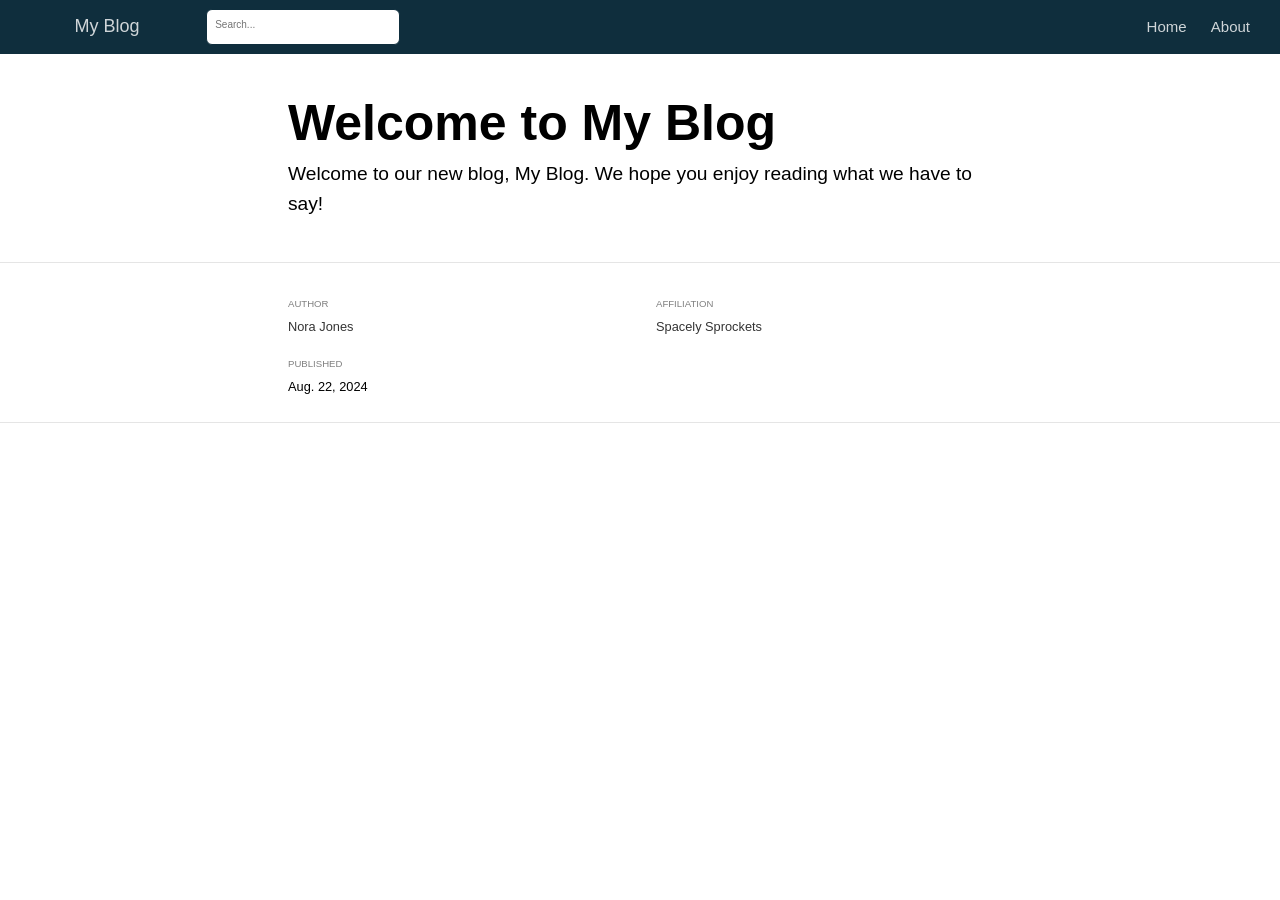
<file: _site/posts/welcome/index.html>
<!DOCTYPE html>

<html xmlns="http://www.w3.org/1999/xhtml" lang="" xml:lang="">

<head>
  <meta charset="utf-8"/>
  <meta name="viewport" content="width=device-width, initial-scale=1"/>
  <meta http-equiv="X-UA-Compatible" content="IE=Edge,chrome=1"/>
  <meta name="generator" content="distill" />

  <style type="text/css">
  /* Hide doc at startup (prevent jankiness while JS renders/transforms) */
  body {
    visibility: hidden;
  }
  </style>

 <!--radix_placeholder_import_source-->
 <!--/radix_placeholder_import_source-->

<style type="text/css">code{white-space: pre;}</style>
<style type="text/css" data-origin="pandoc">
a.sourceLine { display: inline-block; line-height: 1.25; }
a.sourceLine { pointer-events: none; color: inherit; text-decoration: inherit; }
a.sourceLine:empty { height: 1.2em; }
.sourceCode { overflow: visible; }
code.sourceCode { white-space: pre; position: relative; }
div.sourceCode { margin: 1em 0; }
pre.sourceCode { margin: 0; }
@media screen {
div.sourceCode { overflow: auto; }
}
@media print {
code.sourceCode { white-space: pre-wrap; }
a.sourceLine { text-indent: -1em; padding-left: 1em; }
}
pre.numberSource a.sourceLine
  { position: relative; left: -4em; }
pre.numberSource a.sourceLine::before
  { content: attr(data-line-number);
    position: relative; left: -1em; text-align: right; vertical-align: baseline;
    border: none; pointer-events: all; display: inline-block;
    -webkit-touch-callout: none; -webkit-user-select: none;
    -khtml-user-select: none; -moz-user-select: none;
    -ms-user-select: none; user-select: none;
    padding: 0 4px; width: 4em;
    color: #aaaaaa;
  }
pre.numberSource { margin-left: 3em; border-left: 1px solid #aaaaaa;  padding-left: 4px; }
div.sourceCode
  { color: #00769e; background-color: #f1f3f5; }
@media screen {
a.sourceLine::before { text-decoration: underline; }
}
code span. { color: #00769e; } /* Normal */
code span.al { color: #ad0000; } /* Alert */
code span.an { color: #5e5e5e; } /* Annotation */
code span.at { color: #657422; } /* Attribute */
code span.bn { color: #ad0000; } /* BaseN */
code span.bu { } /* BuiltIn */
code span.cf { color: #00769e; } /* ControlFlow */
code span.ch { color: #20794d; } /* Char */
code span.cn { color: #8f5902; } /* Constant */
code span.co { color: #5e5e5e; } /* Comment */
code span.cv { color: #5e5e5e; font-style: italic; } /* CommentVar */
code span.do { color: #5e5e5e; font-style: italic; } /* Documentation */
code span.dt { color: #ad0000; } /* DataType */
code span.dv { color: #ad0000; } /* DecVal */
code span.er { color: #ad0000; } /* Error */
code span.ex { } /* Extension */
code span.fl { color: #ad0000; } /* Float */
code span.fu { color: #4758ab; } /* Function */
code span.im { } /* Import */
code span.in { color: #5e5e5e; } /* Information */
code span.kw { color: #00769e; } /* Keyword */
code span.op { color: #5e5e5e; } /* Operator */
code span.ot { color: #00769e; } /* Other */
code span.pp { color: #ad0000; } /* Preprocessor */
code span.sc { color: #5e5e5e; } /* SpecialChar */
code span.ss { color: #20794d; } /* SpecialString */
code span.st { color: #20794d; } /* String */
code span.va { color: #111111; } /* Variable */
code span.vs { color: #20794d; } /* VerbatimString */
code span.wa { color: #5e5e5e; font-style: italic; } /* Warning */
</style>


  <!--radix_placeholder_meta_tags-->
<title>My Blog: Welcome to My Blog</title>

<meta property="description" itemprop="description" content="Welcome to our new blog, My Blog. We hope you enjoy &#10;reading what we have to say!"/>


<!--  https://schema.org/Article -->
<meta property="article:published" itemprop="datePublished" content="2024-08-23"/>
<meta property="article:created" itemprop="dateCreated" content="2024-08-23"/>
<meta name="article:author" content="Nora Jones"/>

<!--  https://developers.facebook.com/docs/sharing/webmasters#markup -->
<meta property="og:title" content="My Blog: Welcome to My Blog"/>
<meta property="og:type" content="article"/>
<meta property="og:description" content="Welcome to our new blog, My Blog. We hope you enjoy &#10;reading what we have to say!"/>
<meta property="og:locale" content="en_US"/>
<meta property="og:site_name" content="My Blog"/>

<!--  https://dev.twitter.com/cards/types/summary -->
<meta property="twitter:card" content="summary"/>
<meta property="twitter:title" content="My Blog: Welcome to My Blog"/>
<meta property="twitter:description" content="Welcome to our new blog, My Blog. We hope you enjoy &#10;reading what we have to say!"/>

<!--/radix_placeholder_meta_tags-->
  <!--radix_placeholder_rmarkdown_metadata-->

<script type="text/json" id="radix-rmarkdown-metadata">
{"type":"list","attributes":{"names":{"type":"character","attributes":{},"value":["title","description","author","date","output"]}},"value":[{"type":"character","attributes":{},"value":["Welcome to My Blog"]},{"type":"character","attributes":{},"value":["Welcome to our new blog, My Blog. We hope you enjoy \nreading what we have to say!"]},{"type":"list","attributes":{},"value":[{"type":"list","attributes":{"names":{"type":"character","attributes":{},"value":["name","url","affiliation","affiliation_url"]}},"value":[{"type":"character","attributes":{},"value":["Nora Jones"]},{"type":"character","attributes":{},"value":["https://example.com/norajones"]},{"type":"character","attributes":{},"value":["Spacely Sprockets"]},{"type":"character","attributes":{},"value":["https://example.com/spacelysprokets"]}]}]},{"type":"character","attributes":{},"value":["08-23-2024"]},{"type":"list","attributes":{"names":{"type":"character","attributes":{},"value":["distill::distill_article"]}},"value":[{"type":"list","attributes":{"names":{"type":"character","attributes":{},"value":["self_contained"]}},"value":[{"type":"logical","attributes":{},"value":[false]}]}]}]}
</script>
<!--/radix_placeholder_rmarkdown_metadata-->
  
  <script type="text/json" id="radix-resource-manifest">
  {"type":"NULL"}
  </script>
  <!--radix_placeholder_navigation_in_header-->
<meta name="distill:offset" content="../.."/>

<script type="application/javascript">

  window.headroom_prevent_pin = false;

  window.document.addEventListener("DOMContentLoaded", function (event) {

    // initialize headroom for banner
    var header = $('header').get(0);
    var headerHeight = header.offsetHeight;
    var headroom = new Headroom(header, {
      tolerance: 5,
      onPin : function() {
        if (window.headroom_prevent_pin) {
          window.headroom_prevent_pin = false;
          headroom.unpin();
        }
      }
    });
    headroom.init();
    if(window.location.hash)
      headroom.unpin();
    $(header).addClass('headroom--transition');

    // offset scroll location for banner on hash change
    // (see: https://github.com/WickyNilliams/headroom.js/issues/38)
    window.addEventListener("hashchange", function(event) {
      window.scrollTo(0, window.pageYOffset - (headerHeight + 25));
    });

    // responsive menu
    $('.distill-site-header').each(function(i, val) {
      var topnav = $(this);
      var toggle = topnav.find('.nav-toggle');
      toggle.on('click', function() {
        topnav.toggleClass('responsive');
      });
    });

    // nav dropdowns
    $('.nav-dropbtn').click(function(e) {
      $(this).next('.nav-dropdown-content').toggleClass('nav-dropdown-active');
      $(this).parent().siblings('.nav-dropdown')
         .children('.nav-dropdown-content').removeClass('nav-dropdown-active');
    });
    $("body").click(function(e){
      $('.nav-dropdown-content').removeClass('nav-dropdown-active');
    });
    $(".nav-dropdown").click(function(e){
      e.stopPropagation();
    });
  });
</script>

<style type="text/css">

/* Theme (user-documented overrideables for nav appearance) */

.distill-site-nav {
  color: rgba(255, 255, 255, 0.8);
  background-color: #0F2E3D;
  font-size: 15px;
  font-weight: 300;
}

.distill-site-nav a {
  color: inherit;
  text-decoration: none;
}

.distill-site-nav a:hover {
  color: white;
}

@media print {
  .distill-site-nav {
    display: none;
  }
}

.distill-site-header {

}

.distill-site-footer {

}


/* Site Header */

.distill-site-header {
  width: 100%;
  box-sizing: border-box;
  z-index: 3;
}

.distill-site-header .nav-left {
  display: inline-block;
  margin-left: 8px;
}

@media screen and (max-width: 768px) {
  .distill-site-header .nav-left {
    margin-left: 0;
  }
}


.distill-site-header .nav-right {
  float: right;
  margin-right: 8px;
}

.distill-site-header a,
.distill-site-header .title {
  display: inline-block;
  text-align: center;
  padding: 14px 10px 14px 10px;
}

.distill-site-header .title {
  font-size: 18px;
  min-width: 150px;
}

.distill-site-header .logo {
  padding: 0;
}

.distill-site-header .logo img {
  display: none;
  max-height: 20px;
  width: auto;
  margin-bottom: -4px;
}

.distill-site-header .nav-image img {
  max-height: 18px;
  width: auto;
  display: inline-block;
  margin-bottom: -3px;
}



@media screen and (min-width: 1000px) {
  .distill-site-header .logo img {
    display: inline-block;
  }
  .distill-site-header .nav-left {
    margin-left: 20px;
  }
  .distill-site-header .nav-right {
    margin-right: 20px;
  }
  .distill-site-header .title {
    padding-left: 12px;
  }
}


.distill-site-header .nav-toggle {
  display: none;
}

.nav-dropdown {
  display: inline-block;
  position: relative;
}

.nav-dropdown .nav-dropbtn {
  border: none;
  outline: none;
  color: rgba(255, 255, 255, 0.8);
  padding: 16px 10px;
  background-color: transparent;
  font-family: inherit;
  font-size: inherit;
  font-weight: inherit;
  margin: 0;
  margin-top: 1px;
  z-index: 2;
}

.nav-dropdown-content {
  display: none;
  position: absolute;
  background-color: white;
  min-width: 200px;
  border: 1px solid rgba(0,0,0,0.15);
  border-radius: 4px;
  box-shadow: 0px 8px 16px 0px rgba(0,0,0,0.1);
  z-index: 1;
  margin-top: 2px;
  white-space: nowrap;
  padding-top: 4px;
  padding-bottom: 4px;
}

.nav-dropdown-content hr {
  margin-top: 4px;
  margin-bottom: 4px;
  border: none;
  border-bottom: 1px solid rgba(0, 0, 0, 0.1);
}

.nav-dropdown-active {
  display: block;
}

.nav-dropdown-content a, .nav-dropdown-content .nav-dropdown-header {
  color: black;
  padding: 6px 24px;
  text-decoration: none;
  display: block;
  text-align: left;
}

.nav-dropdown-content .nav-dropdown-header {
  display: block;
  padding: 5px 24px;
  padding-bottom: 0;
  text-transform: uppercase;
  font-size: 14px;
  color: #999999;
  white-space: nowrap;
}

.nav-dropdown:hover .nav-dropbtn {
  color: white;
}

.nav-dropdown-content a:hover {
  background-color: #ddd;
  color: black;
}

.nav-right .nav-dropdown-content {
  margin-left: -45%;
  right: 0;
}

@media screen and (max-width: 768px) {
  .distill-site-header a, .distill-site-header .nav-dropdown  {display: none;}
  .distill-site-header a.nav-toggle {
    float: right;
    display: block;
  }
  .distill-site-header .title {
    margin-left: 0;
  }
  .distill-site-header .nav-right {
    margin-right: 0;
  }
  .distill-site-header {
    overflow: hidden;
  }
  .nav-right .nav-dropdown-content {
    margin-left: 0;
  }
}


@media screen and (max-width: 768px) {
  .distill-site-header.responsive {position: relative; min-height: 500px; }
  .distill-site-header.responsive a.nav-toggle {
    position: absolute;
    right: 0;
    top: 0;
  }
  .distill-site-header.responsive a,
  .distill-site-header.responsive .nav-dropdown {
    display: block;
    text-align: left;
  }
  .distill-site-header.responsive .nav-left,
  .distill-site-header.responsive .nav-right {
    width: 100%;
  }
  .distill-site-header.responsive .nav-dropdown {float: none;}
  .distill-site-header.responsive .nav-dropdown-content {position: relative;}
  .distill-site-header.responsive .nav-dropdown .nav-dropbtn {
    display: block;
    width: 100%;
    text-align: left;
  }
}

/* Site Footer */

.distill-site-footer {
  width: 100%;
  overflow: hidden;
  box-sizing: border-box;
  z-index: 3;
  margin-top: 30px;
  padding-top: 30px;
  padding-bottom: 30px;
  text-align: center;
}

/* Headroom */

d-title {
  padding-top: 6rem;
}

@media print {
  d-title {
    padding-top: 4rem;
  }
}

.headroom {
  z-index: 1000;
  position: fixed;
  top: 0;
  left: 0;
  right: 0;
}

.headroom--transition {
  transition: all .4s ease-in-out;
}

.headroom--unpinned {
  top: -100px;
}

.headroom--pinned {
  top: 0;
}

/* adjust viewport for navbar height */
/* helps vertically center bootstrap (non-distill) content */
.min-vh-100 {
  min-height: calc(100vh - 100px) !important;
}

</style>

<script src="../../site_libs/jquery-3.6.0/jquery-3.6.0.min.js"></script>
<link href="../../site_libs/font-awesome-6.4.2/css/all.min.css" rel="stylesheet"/>
<link href="../../site_libs/font-awesome-6.4.2/css/v4-shims.min.css" rel="stylesheet"/>
<script src="../../site_libs/headroom-0.9.4/headroom.min.js"></script>
<script src="../../site_libs/autocomplete-0.37.1/autocomplete.min.js"></script>
<script src="../../site_libs/fuse-6.4.1/fuse.min.js"></script>

<script type="application/javascript">

function getMeta(metaName) {
  var metas = document.getElementsByTagName('meta');
  for (let i = 0; i < metas.length; i++) {
    if (metas[i].getAttribute('name') === metaName) {
      return metas[i].getAttribute('content');
    }
  }
  return '';
}

function offsetURL(url) {
  var offset = getMeta('distill:offset');
  return offset ? offset + '/' + url : url;
}

function createFuseIndex() {

  // create fuse index
  var options = {
    keys: [
      { name: 'title', weight: 20 },
      { name: 'categories', weight: 15 },
      { name: 'description', weight: 10 },
      { name: 'contents', weight: 5 },
    ],
    ignoreLocation: true,
    threshold: 0
  };
  var fuse = new window.Fuse([], options);

  // fetch the main search.json
  return fetch(offsetURL('search.json'))
    .then(function(response) {
      if (response.status == 200) {
        return response.json().then(function(json) {
          // index main articles
          json.articles.forEach(function(article) {
            fuse.add(article);
          });
          // download collections and index their articles
          return Promise.all(json.collections.map(function(collection) {
            return fetch(offsetURL(collection)).then(function(response) {
              if (response.status === 200) {
                return response.json().then(function(articles) {
                  articles.forEach(function(article) {
                    fuse.add(article);
                  });
                })
              } else {
                return Promise.reject(
                  new Error('Unexpected status from search index request: ' +
                            response.status)
                );
              }
            });
          })).then(function() {
            return fuse;
          });
        });

      } else {
        return Promise.reject(
          new Error('Unexpected status from search index request: ' +
                      response.status)
        );
      }
    });
}

window.document.addEventListener("DOMContentLoaded", function (event) {

  // get search element (bail if we don't have one)
  var searchEl = window.document.getElementById('distill-search');
  if (!searchEl)
    return;

  createFuseIndex()
    .then(function(fuse) {

      // make search box visible
      searchEl.classList.remove('hidden');

      // initialize autocomplete
      var options = {
        autoselect: true,
        hint: false,
        minLength: 2,
      };
      window.autocomplete(searchEl, options, [{
        source: function(query, callback) {
          const searchOptions = {
            isCaseSensitive: false,
            shouldSort: true,
            minMatchCharLength: 2,
            limit: 10,
          };
          var results = fuse.search(query, searchOptions);
          callback(results
            .map(function(result) { return result.item; })
          );
        },
        templates: {
          suggestion: function(suggestion) {
            var img = suggestion.preview && Object.keys(suggestion.preview).length > 0
              ? `<img src="${offsetURL(suggestion.preview)}"</img>`
              : '';
            var html = `
              <div class="search-item">
                <h3>${suggestion.title}</h3>
                <div class="search-item-description">
                  ${suggestion.description || ''}
                </div>
                <div class="search-item-preview">
                  ${img}
                </div>
              </div>
            `;
            return html;
          }
        }
      }]).on('autocomplete:selected', function(event, suggestion) {
        window.location.href = offsetURL(suggestion.path);
      });
      // remove inline display style on autocompleter (we want to
      // manage responsive display via css)
      $('.algolia-autocomplete').css("display", "");
    })
    .catch(function(error) {
      console.log(error);
    });

});

</script>

<style type="text/css">

.nav-search {
  font-size: x-small;
}

/* Algolioa Autocomplete */

.algolia-autocomplete {
  display: inline-block;
  margin-left: 10px;
  vertical-align: sub;
  background-color: white;
  color: black;
  padding: 6px;
  padding-top: 8px;
  padding-bottom: 0;
  border-radius: 6px;
  border: 1px #0F2E3D solid;
  width: 180px;
}


@media screen and (max-width: 768px) {
  .distill-site-nav .algolia-autocomplete {
    display: none;
    visibility: hidden;
  }
  .distill-site-nav.responsive .algolia-autocomplete {
    display: inline-block;
    visibility: visible;
  }
  .distill-site-nav.responsive .algolia-autocomplete .aa-dropdown-menu {
    margin-left: 0;
    width: 400px;
    max-height: 400px;
  }
}

.algolia-autocomplete .aa-input, .algolia-autocomplete .aa-hint {
  width: 90%;
  outline: none;
  border: none;
}

.algolia-autocomplete .aa-hint {
  color: #999;
}
.algolia-autocomplete .aa-dropdown-menu {
  width: 550px;
  max-height: 70vh;
  overflow-x: visible;
  overflow-y: scroll;
  padding: 5px;
  margin-top: 3px;
  margin-left: -150px;
  background-color: #fff;
  border-radius: 5px;
  border: 1px solid #999;
  border-top: none;
}

.algolia-autocomplete .aa-dropdown-menu .aa-suggestion {
  cursor: pointer;
  padding: 5px 4px;
  border-bottom: 1px solid #eee;
}

.algolia-autocomplete .aa-dropdown-menu .aa-suggestion:last-of-type {
  border-bottom: none;
  margin-bottom: 2px;
}

.algolia-autocomplete .aa-dropdown-menu .aa-suggestion .search-item {
  overflow: hidden;
  font-size: 0.8em;
  line-height: 1.4em;
}

.algolia-autocomplete .aa-dropdown-menu .aa-suggestion .search-item h3 {
  font-size: 1rem;
  margin-block-start: 0;
  margin-block-end: 5px;
}

.algolia-autocomplete .aa-dropdown-menu .aa-suggestion .search-item-description {
  display: inline-block;
  overflow: hidden;
  height: 2.8em;
  width: 80%;
  margin-right: 4%;
}

.algolia-autocomplete .aa-dropdown-menu .aa-suggestion .search-item-preview {
  display: inline-block;
  width: 15%;
}

.algolia-autocomplete .aa-dropdown-menu .aa-suggestion .search-item-preview img {
  height: 3em;
  width: auto;
  display: none;
}

.algolia-autocomplete .aa-dropdown-menu .aa-suggestion .search-item-preview img[src] {
  display: initial;
}

.algolia-autocomplete .aa-dropdown-menu .aa-suggestion.aa-cursor {
  background-color: #eee;
}
.algolia-autocomplete .aa-dropdown-menu .aa-suggestion em {
  font-weight: bold;
  font-style: normal;
}

</style>


<!--/radix_placeholder_navigation_in_header-->
  <!--radix_placeholder_distill-->

<style type="text/css">

body {
  background-color: white;
}

.pandoc-table {
  width: 100%;
}

.pandoc-table>caption {
  margin-bottom: 10px;
}

.pandoc-table th:not([align]) {
  text-align: left;
}

.pagedtable-footer {
  font-size: 15px;
}

d-byline .byline {
  grid-template-columns: 2fr 2fr;
}

d-byline .byline h3 {
  margin-block-start: 1.5em;
}

d-byline .byline .authors-affiliations h3 {
  margin-block-start: 0.5em;
}

.authors-affiliations .orcid-id {
  width: 16px;
  height:16px;
  margin-left: 4px;
  margin-right: 4px;
  vertical-align: middle;
  padding-bottom: 2px;
}

d-title .dt-tags {
  margin-top: 1em;
  grid-column: text;
}

.dt-tags .dt-tag {
  text-decoration: none;
  display: inline-block;
  color: rgba(0,0,0,0.6);
  padding: 0em 0.4em;
  margin-right: 0.5em;
  margin-bottom: 0.4em;
  font-size: 70%;
  border: 1px solid rgba(0,0,0,0.2);
  border-radius: 3px;
  text-transform: uppercase;
  font-weight: 500;
}

d-article table.gt_table td,
d-article table.gt_table th {
  border-bottom: none;
  font-size: 100%;
}

.html-widget {
  margin-bottom: 2.0em;
}

.l-screen-inset {
  padding-right: 16px;
}

.l-screen .caption {
  margin-left: 10px;
}

.shaded {
  background: rgb(247, 247, 247);
  padding-top: 20px;
  padding-bottom: 20px;
  border-top: 1px solid rgba(0, 0, 0, 0.1);
  border-bottom: 1px solid rgba(0, 0, 0, 0.1);
}

.shaded .html-widget {
  margin-bottom: 0;
  border: 1px solid rgba(0, 0, 0, 0.1);
}

.shaded .shaded-content {
  background: white;
}

.text-output {
  margin-top: 0;
  line-height: 1.5em;
}

.hidden {
  display: none !important;
}

hr.section-separator {
  border: none;
  border-top: 1px solid rgba(0, 0, 0, 0.1);
  margin: 0px;
}


d-byline {
  border-top: none;
}

d-article {
  padding-top: 2.5rem;
  padding-bottom: 30px;
  border-top: none;
}

d-appendix {
  padding-top: 30px;
}

d-article>p>img {
  width: 100%;
}

d-article h2 {
  margin: 1rem 0 1.5rem 0;
}

d-article h3 {
  margin-top: 1.5rem;
}

d-article iframe {
  border: 1px solid rgba(0, 0, 0, 0.1);
  margin-bottom: 2.0em;
  width: 100%;
}

/* Tweak code blocks */

d-article div.sourceCode code,
d-article pre code {
  font-family: Consolas, Monaco, 'Andale Mono', 'Ubuntu Mono', monospace;
}

d-article pre,
d-article div.sourceCode,
d-article div.sourceCode pre {
  overflow: auto;
}

d-article div.sourceCode {
  background-color: white;
}

d-article div.sourceCode pre {
  padding-left: 10px;
  font-size: 12px;
  border-left: 2px solid rgba(0,0,0,0.1);
}

d-article pre {
  font-size: 12px;
  color: black;
  background: none;
  margin-top: 0;
  text-align: left;
  white-space: pre;
  word-spacing: normal;
  word-break: normal;
  word-wrap: normal;
  line-height: 1.5;

  -moz-tab-size: 4;
  -o-tab-size: 4;
  tab-size: 4;

  -webkit-hyphens: none;
  -moz-hyphens: none;
  -ms-hyphens: none;
  hyphens: none;
}

d-article pre a {
  border-bottom: none;
}

d-article pre a:hover {
  border-bottom: none;
  text-decoration: underline;
}

d-article details {
  grid-column: text;
  margin-bottom: 0.8em;
}

@media(min-width: 768px) {

d-article pre,
d-article div.sourceCode,
d-article div.sourceCode pre {
  overflow: visible !important;
}

d-article div.sourceCode pre {
  padding-left: 18px;
  font-size: 14px;
}

/* tweak for Pandoc numbered line within distill */
d-article pre.numberSource code > span {
    left: -2em;
}

d-article pre {
  font-size: 14px;
}

}

figure img.external {
  background: white;
  border: 1px solid rgba(0, 0, 0, 0.1);
  box-shadow: 0 1px 8px rgba(0, 0, 0, 0.1);
  padding: 18px;
  box-sizing: border-box;
}

/* CSS for d-contents */

.d-contents {
  grid-column: text;
  color: rgba(0,0,0,0.8);
  font-size: 0.9em;
  padding-bottom: 1em;
  margin-bottom: 1em;
  padding-bottom: 0.5em;
  margin-bottom: 1em;
  padding-left: 0.25em;
  justify-self: start;
}

@media(min-width: 1000px) {
  .d-contents.d-contents-float {
    height: 0;
    grid-column-start: 1;
    grid-column-end: 4;
    justify-self: center;
    padding-right: 3em;
    padding-left: 2em;
  }
}

.d-contents nav h3 {
  font-size: 18px;
  margin-top: 0;
  margin-bottom: 1em;
}

.d-contents li {
  list-style-type: none
}

.d-contents nav > ul {
  padding-left: 0;
}

.d-contents ul {
  padding-left: 1em
}

.d-contents nav ul li {
  margin-top: 0.6em;
  margin-bottom: 0.2em;
}

.d-contents nav a {
  font-size: 13px;
  border-bottom: none;
  text-decoration: none
  color: rgba(0, 0, 0, 0.8);
}

.d-contents nav a:hover {
  text-decoration: underline solid rgba(0, 0, 0, 0.6)
}

.d-contents nav > ul > li > a {
  font-weight: 600;
}

.d-contents nav > ul > li > ul {
  font-weight: inherit;
}

.d-contents nav > ul > li > ul > li {
  margin-top: 0.2em;
}


.d-contents nav ul {
  margin-top: 0;
  margin-bottom: 0.25em;
}

.d-article-with-toc h2:nth-child(2) {
  margin-top: 0;
}


/* Figure */

.figure {
  position: relative;
  margin-bottom: 2.5em;
  margin-top: 1.5em;
}

.figure .caption {
  color: rgba(0, 0, 0, 0.6);
  font-size: 12px;
  line-height: 1.5em;
}

.figure img.external {
  background: white;
  border: 1px solid rgba(0, 0, 0, 0.1);
  box-shadow: 0 1px 8px rgba(0, 0, 0, 0.1);
  padding: 18px;
  box-sizing: border-box;
}

.figure .caption a {
  color: rgba(0, 0, 0, 0.6);
}

.figure .caption b,
.figure .caption strong, {
  font-weight: 600;
  color: rgba(0, 0, 0, 1.0);
}

/* Citations */

d-article .citation {
  color: inherit;
  cursor: inherit;
}

div.hanging-indent{
  margin-left: 1em; text-indent: -1em;
}

/* Citation hover box */

.tippy-box[data-theme~=light-border] {
  background-color: rgba(250, 250, 250, 0.95);
}

.tippy-content > p {
  margin-bottom: 0;
  padding: 2px;
}


/* Tweak 1000px media break to show more text */

@media(min-width: 1000px) {
  .base-grid,
  distill-header,
  d-title,
  d-abstract,
  d-article,
  d-appendix,
  distill-appendix,
  d-byline,
  d-footnote-list,
  d-citation-list,
  distill-footer {
    grid-template-columns: [screen-start] 1fr [page-start kicker-start] 80px [middle-start] 50px [text-start kicker-end] 65px 65px 65px 65px 65px 65px 65px 65px [text-end gutter-start] 65px [middle-end] 65px [page-end gutter-end] 1fr [screen-end];
    grid-column-gap: 16px;
  }

  .grid {
    grid-column-gap: 16px;
  }

  d-article {
    font-size: 1.06rem;
    line-height: 1.7em;
  }
  figure .caption, .figure .caption, figure figcaption {
    font-size: 13px;
  }
}

@media(min-width: 1180px) {
  .base-grid,
  distill-header,
  d-title,
  d-abstract,
  d-article,
  d-appendix,
  distill-appendix,
  d-byline,
  d-footnote-list,
  d-citation-list,
  distill-footer {
    grid-template-columns: [screen-start] 1fr [page-start kicker-start] 60px [middle-start] 60px [text-start kicker-end] 60px 60px 60px 60px 60px 60px 60px 60px [text-end gutter-start] 60px [middle-end] 60px [page-end gutter-end] 1fr [screen-end];
    grid-column-gap: 32px;
  }

  .grid {
    grid-column-gap: 32px;
  }
}


/* Get the citation styles for the appendix (not auto-injected on render since
   we do our own rendering of the citation appendix) */

d-appendix .citation-appendix,
.d-appendix .citation-appendix {
  font-size: 11px;
  line-height: 15px;
  border-left: 1px solid rgba(0, 0, 0, 0.1);
  padding-left: 18px;
  border: 1px solid rgba(0,0,0,0.1);
  background: rgba(0, 0, 0, 0.02);
  padding: 10px 18px;
  border-radius: 3px;
  color: rgba(150, 150, 150, 1);
  overflow: hidden;
  margin-top: -12px;
  white-space: pre-wrap;
  word-wrap: break-word;
}

/* Include appendix styles here so they can be overridden */

d-appendix {
  contain: layout style;
  font-size: 0.8em;
  line-height: 1.7em;
  margin-top: 60px;
  margin-bottom: 0;
  border-top: 1px solid rgba(0, 0, 0, 0.1);
  color: rgba(0,0,0,0.5);
  padding-top: 60px;
  padding-bottom: 48px;
}

d-appendix h3 {
  grid-column: page-start / text-start;
  font-size: 15px;
  font-weight: 500;
  margin-top: 1em;
  margin-bottom: 0;
  color: rgba(0,0,0,0.65);
}

d-appendix h3 + * {
  margin-top: 1em;
}

d-appendix ol {
  padding: 0 0 0 15px;
}

@media (min-width: 768px) {
  d-appendix ol {
    padding: 0 0 0 30px;
    margin-left: -30px;
  }
}

d-appendix li {
  margin-bottom: 1em;
}

d-appendix a {
  color: rgba(0, 0, 0, 0.6);
}

d-appendix > * {
  grid-column: text;
}

d-appendix > d-footnote-list,
d-appendix > d-citation-list,
d-appendix > distill-appendix {
  grid-column: screen;
}

/* Include footnote styles here so they can be overridden */

d-footnote-list {
  contain: layout style;
}

d-footnote-list > * {
  grid-column: text;
}

d-footnote-list a.footnote-backlink {
  color: rgba(0,0,0,0.3);
  padding-left: 0.5em;
}



/* Anchor.js */

.anchorjs-link {
  /*transition: all .25s linear; */
  text-decoration: none;
  border-bottom: none;
}
*:hover > .anchorjs-link {
  margin-left: -1.125em !important;
  text-decoration: none;
  border-bottom: none;
}

/* Social footer */

.social_footer {
  margin-top: 30px;
  margin-bottom: 0;
  color: rgba(0,0,0,0.67);
}

.disqus-comments {
  margin-right: 30px;
}

.disqus-comment-count {
  border-bottom: 1px solid rgba(0, 0, 0, 0.4);
  cursor: pointer;
}

#disqus_thread {
  margin-top: 30px;
}

.article-sharing a {
  border-bottom: none;
  margin-right: 8px;
}

.article-sharing a:hover {
  border-bottom: none;
}

.sidebar-section.subscribe {
  font-size: 12px;
  line-height: 1.6em;
}

.subscribe p {
  margin-bottom: 0.5em;
}


.article-footer .subscribe {
  font-size: 15px;
  margin-top: 45px;
}


.sidebar-section.custom {
  font-size: 12px;
  line-height: 1.6em;
}

.custom p {
  margin-bottom: 0.5em;
}

/* Styles for listing layout (hide title) */
.layout-listing d-title, .layout-listing .d-title {
  display: none;
}

/* Styles for posts lists (not auto-injected) */


.posts-with-sidebar {
  padding-left: 45px;
  padding-right: 45px;
}

.posts-list .description h2,
.posts-list .description p {
  font-family: -apple-system, BlinkMacSystemFont, "Segoe UI", Roboto, Oxygen, Ubuntu, Cantarell, "Fira Sans", "Droid Sans", "Helvetica Neue", Arial, sans-serif;
}

.posts-list .description h2 {
  font-weight: 700;
  border-bottom: none;
  padding-bottom: 0;
}

.posts-list h2.post-tag {
  border-bottom: 1px solid rgba(0, 0, 0, 0.2);
  padding-bottom: 12px;
}
.posts-list {
  margin-top: 60px;
  margin-bottom: 24px;
}

.posts-list .post-preview {
  text-decoration: none;
  overflow: hidden;
  display: block;
  border-bottom: 1px solid rgba(0, 0, 0, 0.1);
  padding: 24px 0;
}

.post-preview-last {
  border-bottom: none !important;
}

.posts-list .posts-list-caption {
  grid-column: screen;
  font-weight: 400;
}

.posts-list .post-preview h2 {
  margin: 0 0 6px 0;
  line-height: 1.2em;
  font-style: normal;
  font-size: 24px;
}

.posts-list .post-preview p {
  margin: 0 0 12px 0;
  line-height: 1.4em;
  font-size: 16px;
}

.posts-list .post-preview .thumbnail {
  box-sizing: border-box;
  margin-bottom: 24px;
  position: relative;
  max-width: 500px;
}
.posts-list .post-preview img {
  width: 100%;
  display: block;
}

.posts-list .metadata {
  font-size: 12px;
  line-height: 1.4em;
  margin-bottom: 18px;
}

.posts-list .metadata > * {
  display: inline-block;
}

.posts-list .metadata .publishedDate {
  margin-right: 2em;
}

.posts-list .metadata .dt-authors {
  display: block;
  margin-top: 0.3em;
  margin-right: 2em;
}

.posts-list .dt-tags {
  display: block;
  line-height: 1em;
}

.posts-list .dt-tags .dt-tag {
  display: inline-block;
  color: rgba(0,0,0,0.6);
  padding: 0.3em 0.4em;
  margin-right: 0.2em;
  margin-bottom: 0.4em;
  font-size: 60%;
  border: 1px solid rgba(0,0,0,0.2);
  border-radius: 3px;
  text-transform: uppercase;
  font-weight: 500;
}

.posts-list img {
  opacity: 1;
}

.posts-list img[data-src] {
  opacity: 0;
}

.posts-more {
  clear: both;
}


.posts-sidebar {
  font-size: 16px;
}

.posts-sidebar h3 {
  font-size: 16px;
  margin-top: 0;
  margin-bottom: 0.5em;
  font-weight: 400;
  text-transform: uppercase;
}

.sidebar-section {
  margin-bottom: 30px;
}

.categories ul {
  list-style-type: none;
  margin: 0;
  padding: 0;
}

.categories li {
  color: rgba(0, 0, 0, 0.8);
  margin-bottom: 0;
}

.categories li>a {
  border-bottom: none;
}

.categories li>a:hover {
  border-bottom: 1px solid rgba(0, 0, 0, 0.4);
}

.categories .active {
  font-weight: 600;
}

.categories .category-count {
  color: rgba(0, 0, 0, 0.4);
}


@media(min-width: 768px) {
  .posts-list .post-preview h2 {
    font-size: 26px;
  }
  .posts-list .post-preview .thumbnail {
    float: right;
    width: 30%;
    margin-bottom: 0;
  }
  .posts-list .post-preview .description {
    float: left;
    width: 45%;
  }
  .posts-list .post-preview .metadata {
    float: left;
    width: 20%;
    margin-top: 8px;
  }
  .posts-list .post-preview p {
    margin: 0 0 12px 0;
    line-height: 1.5em;
    font-size: 16px;
  }
  .posts-with-sidebar .posts-list {
    float: left;
    width: 75%;
  }
  .posts-with-sidebar .posts-sidebar {
    float: right;
    width: 20%;
    margin-top: 60px;
    padding-top: 24px;
    padding-bottom: 24px;
  }
}


/* Improve display for browsers without grid (IE/Edge <= 15) */

.downlevel {
  line-height: 1.6em;
  font-family: -apple-system, BlinkMacSystemFont, "Segoe UI", Roboto, Oxygen, Ubuntu, Cantarell, "Fira Sans", "Droid Sans", "Helvetica Neue", Arial, sans-serif;
  margin: 0;
}

.downlevel .d-title {
  padding-top: 6rem;
  padding-bottom: 1.5rem;
}

.downlevel .d-title h1 {
  font-size: 50px;
  font-weight: 700;
  line-height: 1.1em;
  margin: 0 0 0.5rem;
}

.downlevel .d-title p {
  font-weight: 300;
  font-size: 1.2rem;
  line-height: 1.55em;
  margin-top: 0;
}

.downlevel .d-byline {
  padding-top: 0.8em;
  padding-bottom: 0.8em;
  font-size: 0.8rem;
  line-height: 1.8em;
}

.downlevel .section-separator {
  border: none;
  border-top: 1px solid rgba(0, 0, 0, 0.1);
}

.downlevel .d-article {
  font-size: 1.06rem;
  line-height: 1.7em;
  padding-top: 1rem;
  padding-bottom: 2rem;
}


.downlevel .d-appendix {
  padding-left: 0;
  padding-right: 0;
  max-width: none;
  font-size: 0.8em;
  line-height: 1.7em;
  margin-bottom: 0;
  color: rgba(0,0,0,0.5);
  padding-top: 40px;
  padding-bottom: 48px;
}

.downlevel .footnotes ol {
  padding-left: 13px;
}

.downlevel .base-grid,
.downlevel .distill-header,
.downlevel .d-title,
.downlevel .d-abstract,
.downlevel .d-article,
.downlevel .d-appendix,
.downlevel .distill-appendix,
.downlevel .d-byline,
.downlevel .d-footnote-list,
.downlevel .d-citation-list,
.downlevel .distill-footer,
.downlevel .appendix-bottom,
.downlevel .posts-container {
  padding-left: 40px;
  padding-right: 40px;
}

@media(min-width: 768px) {
  .downlevel .base-grid,
  .downlevel .distill-header,
  .downlevel .d-title,
  .downlevel .d-abstract,
  .downlevel .d-article,
  .downlevel .d-appendix,
  .downlevel .distill-appendix,
  .downlevel .d-byline,
  .downlevel .d-footnote-list,
  .downlevel .d-citation-list,
  .downlevel .distill-footer,
  .downlevel .appendix-bottom,
  .downlevel .posts-container {
  padding-left: 150px;
  padding-right: 150px;
  max-width: 900px;
}
}

.downlevel pre code {
  display: block;
  border-left: 2px solid rgba(0, 0, 0, .1);
  padding: 0 0 0 20px;
  font-size: 14px;
}

.downlevel code, .downlevel pre {
  color: black;
  background: none;
  font-family: Consolas, Monaco, 'Andale Mono', 'Ubuntu Mono', monospace;
  text-align: left;
  white-space: pre;
  word-spacing: normal;
  word-break: normal;
  word-wrap: normal;
  line-height: 1.5;

  -moz-tab-size: 4;
  -o-tab-size: 4;
  tab-size: 4;

  -webkit-hyphens: none;
  -moz-hyphens: none;
  -ms-hyphens: none;
  hyphens: none;
}

.downlevel .posts-list .post-preview {
  color: inherit;
}



</style>

<script type="application/javascript">

function is_downlevel_browser() {
  if (bowser.isUnsupportedBrowser({ msie: "12", msedge: "16"},
                                 window.navigator.userAgent)) {
    return true;
  } else {
    return window.load_distill_framework === undefined;
  }
}

// show body when load is complete
function on_load_complete() {

  // add anchors
  if (window.anchors) {
    window.anchors.options.placement = 'left';
    window.anchors.add('d-article > h2, d-article > h3, d-article > h4, d-article > h5');
  }


  // set body to visible
  document.body.style.visibility = 'visible';

  // force redraw for leaflet widgets
  if (window.HTMLWidgets) {
    var maps = window.HTMLWidgets.findAll(".leaflet");
    $.each(maps, function(i, el) {
      var map = this.getMap();
      map.invalidateSize();
      map.eachLayer(function(layer) {
        if (layer instanceof L.TileLayer)
          layer.redraw();
      });
    });
  }

  // trigger 'shown' so htmlwidgets resize
  $('d-article').trigger('shown');
}

function init_distill() {

  init_common();

  // create front matter
  var front_matter = $('<d-front-matter></d-front-matter>');
  $('#distill-front-matter').wrap(front_matter);

  // create d-title
  $('.d-title').changeElementType('d-title');

  // separator
  var separator = '<hr class="section-separator" style="clear: both"/>';
  // prepend separator above appendix
  $('.d-byline').before(separator);
  $('.d-article').before(separator);

  // create d-byline
  var byline = $('<d-byline></d-byline>');
  $('.d-byline').replaceWith(byline);

  // create d-article
  var article = $('<d-article></d-article>');
  $('.d-article').wrap(article).children().unwrap();

  // move posts container into article
  $('.posts-container').appendTo($('d-article'));

  // create d-appendix
  $('.d-appendix').changeElementType('d-appendix');

  // flag indicating that we have appendix items
  var appendix = $('.appendix-bottom').children('h3').length > 0;

  // replace footnotes with <d-footnote>
  $('.footnote-ref').each(function(i, val) {
    appendix = true;
    var href = $(this).attr('href');
    var id = href.replace('#', '');
    var fn = $('#' + id);
    var fn_p = $('#' + id + '>p');
    fn_p.find('.footnote-back').remove();
    var text = fn_p.html();
    var dtfn = $('<d-footnote></d-footnote>');
    dtfn.html(text);
    $(this).replaceWith(dtfn);
  });
  // remove footnotes
  $('.footnotes').remove();

  // move refs into #references-listing
  $('#references-listing').replaceWith($('#refs'));

  $('h1.appendix, h2.appendix').each(function(i, val) {
    $(this).changeElementType('h3');
  });
  $('h3.appendix').each(function(i, val) {
    var id = $(this).attr('id');
    $('.d-contents a[href="#' + id + '"]').parent().remove();
    appendix = true;
    $(this).nextUntil($('h1, h2, h3')).addBack().appendTo($('d-appendix'));
  });

  // show d-appendix if we have appendix content
  $("d-appendix").css('display', appendix ? 'grid' : 'none');

  // localize layout chunks to just output
  $('.layout-chunk').each(function(i, val) {

    // capture layout
    var layout = $(this).attr('data-layout');

    // apply layout to markdown level block elements
    var elements = $(this).children().not('details, div.sourceCode, pre, script');
    elements.each(function(i, el) {
      var layout_div = $('<div class="' + layout + '"></div>');
      if (layout_div.hasClass('shaded')) {
        var shaded_content = $('<div class="shaded-content"></div>');
        $(this).wrap(shaded_content);
        $(this).parent().wrap(layout_div);
      } else {
        $(this).wrap(layout_div);
      }
    });


    // unwrap the layout-chunk div
    $(this).children().unwrap();
  });

  // remove code block used to force  highlighting css
  $('.distill-force-highlighting-css').parent().remove();

  // remove empty line numbers inserted by pandoc when using a
  // custom syntax highlighting theme, except when numbering line
  // in code chunk
  $('pre:not(.numberLines) code.sourceCode a:empty').remove();

  // load distill framework
  load_distill_framework();

  // wait for window.distillRunlevel == 4 to do post processing
  function distill_post_process() {

    if (!window.distillRunlevel || window.distillRunlevel < 4)
      return;

    // hide author/affiliations entirely if we have no authors
    var front_matter = JSON.parse($("#distill-front-matter").html());
    var have_authors = front_matter.authors && front_matter.authors.length > 0;
    if (!have_authors)
      $('d-byline').addClass('hidden');

    // article with toc class
    $('.d-contents').parent().addClass('d-article-with-toc');

    // strip links that point to #
    $('.authors-affiliations').find('a[href="#"]').removeAttr('href');

    // add orcid ids
    $('.authors-affiliations').find('.author').each(function(i, el) {
      var orcid_id = front_matter.authors[i].orcidID;
      var author_name = front_matter.authors[i].author
      if (orcid_id) {
        var a = $('<a></a>');
        a.attr('href', 'https://orcid.org/' + orcid_id);
        var img = $('<img></img>');
        img.addClass('orcid-id');
        img.attr('alt', author_name ? 'ORCID ID for ' + author_name : 'ORCID ID');
        img.attr('src','[data-uri]');
        a.append(img);
        $(this).append(a);
      }
    });

    // hide elements of author/affiliations grid that have no value
    function hide_byline_column(caption) {
      $('d-byline').find('h3:contains("' + caption + '")').parent().css('visibility', 'hidden');
    }

    // affiliations
    var have_affiliations = false;
    for (var i = 0; i<front_matter.authors.length; ++i) {
      var author = front_matter.authors[i];
      if (author.affiliation !== "&nbsp;") {
        have_affiliations = true;
        break;
      }
    }
    if (!have_affiliations)
      $('d-byline').find('h3:contains("Affiliations")').css('visibility', 'hidden');

    // published date
    if (!front_matter.publishedDate)
      hide_byline_column("Published");

    // document object identifier
    var doi = $('d-byline').find('h3:contains("DOI")');
    var doi_p = doi.next().empty();
    if (!front_matter.doi) {
      // if we have a citation and valid citationText then link to that
      if ($('#citation').length > 0 && front_matter.citationText) {
        doi.html('Citation');
        $('<a href="#citation"></a>')
          .text(front_matter.citationText)
          .appendTo(doi_p);
      } else {
        hide_byline_column("DOI");
      }
    } else {
      $('<a></a>')
         .attr('href', "https://doi.org/" + front_matter.doi)
         .html(front_matter.doi)
         .appendTo(doi_p);
    }

     // change plural form of authors/affiliations
    if (front_matter.authors.length === 1) {
      var grid = $('.authors-affiliations');
      grid.children('h3:contains("Authors")').text('Author');
      grid.children('h3:contains("Affiliations")').text('Affiliation');
    }

    // remove d-appendix and d-footnote-list local styles
    $('d-appendix > style:first-child').remove();
    $('d-footnote-list > style:first-child').remove();

    // move appendix-bottom entries to the bottom
    $('.appendix-bottom').appendTo('d-appendix').children().unwrap();
    $('.appendix-bottom').remove();

    // hoverable references
    $('span.citation[data-cites]').each(function() {
      const citeChild = $(this).children()[0]
      // Do not process if @xyz has been used without escaping and without bibliography activated
      // https://github.com/rstudio/distill/issues/466
      if (citeChild === undefined) return true

      if (citeChild.nodeName == "D-FOOTNOTE") {
        var fn = citeChild
        $(this).html(fn.shadowRoot.querySelector("sup"))
        $(this).id = fn.id
        fn.remove()
      }
      var refs = $(this).attr('data-cites').split(" ");
      var refHtml = refs.map(function(ref) {
        // Could use CSS.escape too here, we insure backward compatibility in navigator
        return "<p>" + $('div[id="ref-' + ref + '"]').html() + "</p>";
      }).join("\n");
      window.tippy(this, {
        allowHTML: true,
        content: refHtml,
        maxWidth: 500,
        interactive: true,
        interactiveBorder: 10,
        theme: 'light-border',
        placement: 'bottom-start'
      });
    });

    // fix footnotes in tables (#411)
    // replacing broken distill.pub feature
    $('table d-footnote').each(function() {
      // we replace internal showAtNode methode which is triggered when hovering a footnote
      this.hoverBox.showAtNode = function(node) {
        // ported from https://github.com/distillpub/template/pull/105/files
        calcOffset = function(elem) {
            let x = elem.offsetLeft;
            let y = elem.offsetTop;
            // Traverse upwards until an `absolute` element is found or `elem`
            // becomes null.
            while (elem = elem.offsetParent && elem.style.position != 'absolute') {
                x += elem.offsetLeft;
                y += elem.offsetTop;
            }

            return { left: x, top: y };
        }
        // https://developer.mozilla.org/en-US/docs/Web/API/HTMLElement/offsetTop
        const bbox = node.getBoundingClientRect();
        const offset = calcOffset(node);
        this.show([offset.left + bbox.width, offset.top + bbox.height]);
      }
    })

    // clear polling timer
    clearInterval(tid);

    // show body now that everything is ready
    on_load_complete();
  }

  var tid = setInterval(distill_post_process, 50);
  distill_post_process();

}

function init_downlevel() {

  init_common();

   // insert hr after d-title
  $('.d-title').after($('<hr class="section-separator"/>'));

  // check if we have authors
  var front_matter = JSON.parse($("#distill-front-matter").html());
  var have_authors = front_matter.authors && front_matter.authors.length > 0;

  // manage byline/border
  if (!have_authors)
    $('.d-byline').remove();
  $('.d-byline').after($('<hr class="section-separator"/>'));
  $('.d-byline a').remove();

  // remove toc
  $('.d-contents').remove();

  // move appendix elements
  $('h1.appendix, h2.appendix').each(function(i, val) {
    $(this).changeElementType('h3');
  });
  $('h3.appendix').each(function(i, val) {
    $(this).nextUntil($('h1, h2, h3')).addBack().appendTo($('.d-appendix'));
  });


  // inject headers into references and footnotes
  var refs_header = $('<h3></h3>');
  refs_header.text('References');
  $('#refs').prepend(refs_header);

  var footnotes_header = $('<h3></h3');
  footnotes_header.text('Footnotes');
  $('.footnotes').children('hr').first().replaceWith(footnotes_header);

  // move appendix-bottom entries to the bottom
  $('.appendix-bottom').appendTo('.d-appendix').children().unwrap();
  $('.appendix-bottom').remove();

  // remove appendix if it's empty
  if ($('.d-appendix').children().length === 0)
    $('.d-appendix').remove();

  // prepend separator above appendix
  $('.d-appendix').before($('<hr class="section-separator" style="clear: both"/>'));

  // trim code
  $('pre>code').each(function(i, val) {
    $(this).html($.trim($(this).html()));
  });

  // move posts-container right before article
  $('.posts-container').insertBefore($('.d-article'));

  $('body').addClass('downlevel');

  on_load_complete();
}


function init_common() {

  // jquery plugin to change element types
  (function($) {
    $.fn.changeElementType = function(newType) {
      var attrs = {};

      $.each(this[0].attributes, function(idx, attr) {
        attrs[attr.nodeName] = attr.nodeValue;
      });

      this.replaceWith(function() {
        return $("<" + newType + "/>", attrs).append($(this).contents());
      });
    };
  })(jQuery);

  // prevent underline for linked images
  $('a > img').parent().css({'border-bottom' : 'none'});

  // mark non-body figures created by knitr chunks as 100% width
  $('.layout-chunk').each(function(i, val) {
    var figures = $(this).find('img, .html-widget');
    // ignore leaflet img layers (#106)
    figures = figures.filter(':not(img[class*="leaflet"])')
    if ($(this).attr('data-layout') !== "l-body") {
      figures.css('width', '100%');
    } else {
      figures.css('max-width', '100%');
      figures.filter("[width]").each(function(i, val) {
        var fig = $(this);
        fig.css('width', fig.attr('width') + 'px');
      });

    }
  });

  // auto-append index.html to post-preview links in file: protocol
  // and in rstudio ide preview
  $('.post-preview').each(function(i, val) {
    if (window.location.protocol === "file:")
      $(this).attr('href', $(this).attr('href') + "index.html");
  });

  // get rid of index.html references in header
  if (window.location.protocol !== "file:") {
    $('.distill-site-header a[href]').each(function(i,val) {
      $(this).attr('href', $(this).attr('href').replace(/^index[.]html/, "./"));
    });
  }

  // add class to pandoc style tables
  $('tr.header').parent('thead').parent('table').addClass('pandoc-table');
  $('.kable-table').children('table').addClass('pandoc-table');

  // add figcaption style to table captions
  $('caption').parent('table').addClass("figcaption");

  // initialize posts list
  if (window.init_posts_list)
    window.init_posts_list();

  // implmement disqus comment link
  $('.disqus-comment-count').click(function() {
    window.headroom_prevent_pin = true;
    $('#disqus_thread').toggleClass('hidden');
    if (!$('#disqus_thread').hasClass('hidden')) {
      var offset = $(this).offset();
      $(window).resize();
      $('html, body').animate({
        scrollTop: offset.top - 35
      });
    }
  });
}

document.addEventListener('DOMContentLoaded', function() {
  if (is_downlevel_browser())
    init_downlevel();
  else
    window.addEventListener('WebComponentsReady', init_distill);
});

</script>

<!--/radix_placeholder_distill-->
  <script src="../../site_libs/jquery-3.6.0/jquery-3.6.0.min.js"></script>
  <script src="../../site_libs/popper-2.6.0/popper.min.js"></script>
  <link href="../../site_libs/tippy-6.2.7/tippy.css" rel="stylesheet" />
  <link href="../../site_libs/tippy-6.2.7/tippy-light-border.css" rel="stylesheet" />
  <script src="../../site_libs/tippy-6.2.7/tippy.umd.min.js"></script>
  <script src="../../site_libs/anchor-4.2.2/anchor.min.js"></script>
  <script src="../../site_libs/bowser-1.9.3/bowser.min.js"></script>
  <script src="../../site_libs/webcomponents-2.0.0/webcomponents.js"></script>
  <script src="../../site_libs/distill-2.2.21/template.v2.js"></script>
  <!--radix_placeholder_site_in_header-->
<!--/radix_placeholder_site_in_header-->


</head>

<body>

<!--radix_placeholder_front_matter-->

<script id="distill-front-matter" type="text/json">
{"title":"Welcome to My Blog","description":"Welcome to our new blog, My Blog. We hope you enjoy \nreading what we have to say!","authors":[{"author":"Nora Jones","authorURL":"https://example.com/norajones","affiliation":"Spacely Sprockets","affiliationURL":"https://example.com/spacelysprokets","orcidID":""}],"publishedDate":"2024-08-23T00:00:00.000+09:00","citationText":"Jones, 2024"}
</script>

<!--/radix_placeholder_front_matter-->
<!--radix_placeholder_navigation_before_body-->
<header class="header header--fixed" role="banner">
<nav class="distill-site-nav distill-site-header">
<div class="nav-left">
<a href="../../index.html" class="title">My Blog</a>
<input id="distill-search" class="nav-search hidden" type="text" placeholder="Search..."/>
</div>
<div class="nav-right">
<a href="../../index.html">Home</a>
<a href="../../about.html">About</a>
<a href="javascript:void(0);" class="nav-toggle">&#9776;</a>
</div>
</nav>
</header>
<!--/radix_placeholder_navigation_before_body-->
<!--radix_placeholder_site_before_body-->
<!--/radix_placeholder_site_before_body-->

<div class="d-title">
<h1>Welcome to My Blog</h1>

<!--radix_placeholder_categories-->
<!--/radix_placeholder_categories-->
<p>Welcome to our new blog, My Blog. We hope you enjoy
reading what we have to say!</p>
</div>

<div class="d-byline">
  Nora Jones <a href="https://example.com/norajones" class="uri">https://example.com/norajones</a> (Spacely Sprockets)<a href="https://example.com/spacelysprokets" class="uri">https://example.com/spacelysprokets</a>
  
<br/>08-23-2024
</div>

<div class="d-article">
<div class="sourceCode" id="cb1"><pre class="sourceCode r distill-force-highlighting-css"><code class="sourceCode r"></code></pre></div>
<!--radix_placeholder_article_footer-->
<!--/radix_placeholder_article_footer-->
</div>

<div class="d-appendix">
</div>


<!--radix_placeholder_site_after_body-->
<!--/radix_placeholder_site_after_body-->
<!--radix_placeholder_appendices-->
<div class="appendix-bottom"></div>
<!--/radix_placeholder_appendices-->
<!--radix_placeholder_navigation_after_body-->
<!--/radix_placeholder_navigation_after_body-->

</body>

</html>
</file>
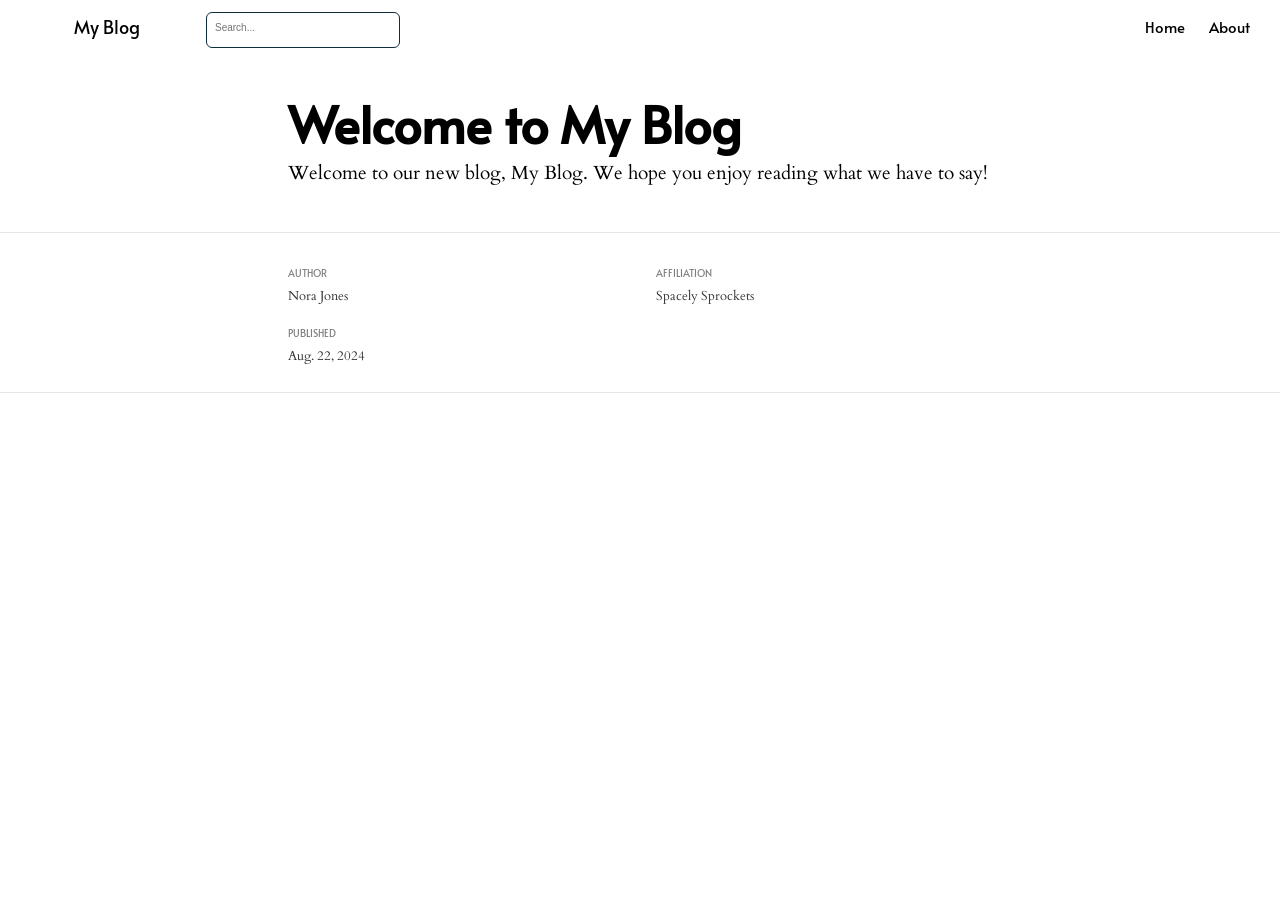
<file: deepplay/posts/welcome/index.html>
<!DOCTYPE html>

<html xmlns="http://www.w3.org/1999/xhtml" lang="" xml:lang="">

<head>
  <meta charset="utf-8"/>
  <meta name="viewport" content="width=device-width, initial-scale=1"/>
  <meta http-equiv="X-UA-Compatible" content="IE=Edge,chrome=1"/>
  <meta name="generator" content="distill" />

  <style type="text/css">
  /* Hide doc at startup (prevent jankiness while JS renders/transforms) */
  body {
    visibility: hidden;
  }
  </style>

 <!--radix_placeholder_import_source-->
 <!--/radix_placeholder_import_source-->

<style type="text/css">code{white-space: pre;}</style>
<style type="text/css" data-origin="pandoc">
a.sourceLine { display: inline-block; line-height: 1.25; }
a.sourceLine { pointer-events: none; color: inherit; text-decoration: inherit; }
a.sourceLine:empty { height: 1.2em; }
.sourceCode { overflow: visible; }
code.sourceCode { white-space: pre; position: relative; }
div.sourceCode { margin: 1em 0; }
pre.sourceCode { margin: 0; }
@media screen {
div.sourceCode { overflow: auto; }
}
@media print {
code.sourceCode { white-space: pre-wrap; }
a.sourceLine { text-indent: -1em; padding-left: 1em; }
}
pre.numberSource a.sourceLine
  { position: relative; left: -4em; }
pre.numberSource a.sourceLine::before
  { content: attr(data-line-number);
    position: relative; left: -1em; text-align: right; vertical-align: baseline;
    border: none; pointer-events: all; display: inline-block;
    -webkit-touch-callout: none; -webkit-user-select: none;
    -khtml-user-select: none; -moz-user-select: none;
    -ms-user-select: none; user-select: none;
    padding: 0 4px; width: 4em;
    color: #aaaaaa;
  }
pre.numberSource { margin-left: 3em; border-left: 1px solid #aaaaaa;  padding-left: 4px; }
div.sourceCode
  { color: #00769e; background-color: #f1f3f5; }
@media screen {
a.sourceLine::before { text-decoration: underline; }
}
code span. { color: #00769e; } /* Normal */
code span.al { color: #ad0000; } /* Alert */
code span.an { color: #5e5e5e; } /* Annotation */
code span.at { color: #657422; } /* Attribute */
code span.bn { color: #ad0000; } /* BaseN */
code span.bu { } /* BuiltIn */
code span.cf { color: #00769e; } /* ControlFlow */
code span.ch { color: #20794d; } /* Char */
code span.cn { color: #8f5902; } /* Constant */
code span.co { color: #5e5e5e; } /* Comment */
code span.cv { color: #5e5e5e; font-style: italic; } /* CommentVar */
code span.do { color: #5e5e5e; font-style: italic; } /* Documentation */
code span.dt { color: #ad0000; } /* DataType */
code span.dv { color: #ad0000; } /* DecVal */
code span.er { color: #ad0000; } /* Error */
code span.ex { } /* Extension */
code span.fl { color: #ad0000; } /* Float */
code span.fu { color: #4758ab; } /* Function */
code span.im { } /* Import */
code span.in { color: #5e5e5e; } /* Information */
code span.kw { color: #00769e; } /* Keyword */
code span.op { color: #5e5e5e; } /* Operator */
code span.ot { color: #00769e; } /* Other */
code span.pp { color: #ad0000; } /* Preprocessor */
code span.sc { color: #5e5e5e; } /* SpecialChar */
code span.ss { color: #20794d; } /* SpecialString */
code span.st { color: #20794d; } /* String */
code span.va { color: #111111; } /* Variable */
code span.vs { color: #20794d; } /* VerbatimString */
code span.wa { color: #5e5e5e; font-style: italic; } /* Warning */
</style>


  <!--radix_placeholder_meta_tags-->
<title>My Blog: Welcome to My Blog</title>

<meta property="description" itemprop="description" content="Welcome to our new blog, My Blog. We hope you enjoy &#10;reading what we have to say!"/>


<!--  https://schema.org/Article -->
<meta property="article:published" itemprop="datePublished" content="2024-08-23"/>
<meta property="article:created" itemprop="dateCreated" content="2024-08-23"/>
<meta name="article:author" content="Nora Jones"/>

<!--  https://developers.facebook.com/docs/sharing/webmasters#markup -->
<meta property="og:title" content="My Blog: Welcome to My Blog"/>
<meta property="og:type" content="article"/>
<meta property="og:description" content="Welcome to our new blog, My Blog. We hope you enjoy &#10;reading what we have to say!"/>
<meta property="og:locale" content="en_US"/>
<meta property="og:site_name" content="My Blog"/>

<!--  https://dev.twitter.com/cards/types/summary -->
<meta property="twitter:card" content="summary"/>
<meta property="twitter:title" content="My Blog: Welcome to My Blog"/>
<meta property="twitter:description" content="Welcome to our new blog, My Blog. We hope you enjoy &#10;reading what we have to say!"/>

<!--/radix_placeholder_meta_tags-->
  <!--radix_placeholder_rmarkdown_metadata-->

<script type="text/json" id="radix-rmarkdown-metadata">
{"type":"list","attributes":{"names":{"type":"character","attributes":{},"value":["title","description","author","date","output"]}},"value":[{"type":"character","attributes":{},"value":["Welcome to My Blog"]},{"type":"character","attributes":{},"value":["Welcome to our new blog, My Blog. We hope you enjoy \nreading what we have to say!"]},{"type":"list","attributes":{},"value":[{"type":"list","attributes":{"names":{"type":"character","attributes":{},"value":["name","url","affiliation","affiliation_url"]}},"value":[{"type":"character","attributes":{},"value":["Nora Jones"]},{"type":"character","attributes":{},"value":["https://example.com/norajones"]},{"type":"character","attributes":{},"value":["Spacely Sprockets"]},{"type":"character","attributes":{},"value":["https://example.com/spacelysprokets"]}]}]},{"type":"character","attributes":{},"value":["08-23-2024"]},{"type":"list","attributes":{"names":{"type":"character","attributes":{},"value":["distill::distill_article"]}},"value":[{"type":"list","attributes":{"names":{"type":"character","attributes":{},"value":["self_contained"]}},"value":[{"type":"logical","attributes":{},"value":[false]}]}]}]}
</script>
<!--/radix_placeholder_rmarkdown_metadata-->
  
  <script type="text/json" id="radix-resource-manifest">
  {"type":"NULL"}
  </script>
  <!--radix_placeholder_navigation_in_header-->
<meta name="distill:offset" content="../.."/>

<script type="application/javascript">

  window.headroom_prevent_pin = false;

  window.document.addEventListener("DOMContentLoaded", function (event) {

    // initialize headroom for banner
    var header = $('header').get(0);
    var headerHeight = header.offsetHeight;
    var headroom = new Headroom(header, {
      tolerance: 5,
      onPin : function() {
        if (window.headroom_prevent_pin) {
          window.headroom_prevent_pin = false;
          headroom.unpin();
        }
      }
    });
    headroom.init();
    if(window.location.hash)
      headroom.unpin();
    $(header).addClass('headroom--transition');

    // offset scroll location for banner on hash change
    // (see: https://github.com/WickyNilliams/headroom.js/issues/38)
    window.addEventListener("hashchange", function(event) {
      window.scrollTo(0, window.pageYOffset - (headerHeight + 25));
    });

    // responsive menu
    $('.distill-site-header').each(function(i, val) {
      var topnav = $(this);
      var toggle = topnav.find('.nav-toggle');
      toggle.on('click', function() {
        topnav.toggleClass('responsive');
      });
    });

    // nav dropdowns
    $('.nav-dropbtn').click(function(e) {
      $(this).next('.nav-dropdown-content').toggleClass('nav-dropdown-active');
      $(this).parent().siblings('.nav-dropdown')
         .children('.nav-dropdown-content').removeClass('nav-dropdown-active');
    });
    $("body").click(function(e){
      $('.nav-dropdown-content').removeClass('nav-dropdown-active');
    });
    $(".nav-dropdown").click(function(e){
      e.stopPropagation();
    });
  });
</script>

<style type="text/css">

/* Theme (user-documented overrideables for nav appearance) */

.distill-site-nav {
  color: rgba(255, 255, 255, 0.8);
  background-color: #0F2E3D;
  font-size: 15px;
  font-weight: 300;
}

.distill-site-nav a {
  color: inherit;
  text-decoration: none;
}

.distill-site-nav a:hover {
  color: white;
}

@media print {
  .distill-site-nav {
    display: none;
  }
}

.distill-site-header {

}

.distill-site-footer {

}


/* Site Header */

.distill-site-header {
  width: 100%;
  box-sizing: border-box;
  z-index: 3;
}

.distill-site-header .nav-left {
  display: inline-block;
  margin-left: 8px;
}

@media screen and (max-width: 768px) {
  .distill-site-header .nav-left {
    margin-left: 0;
  }
}


.distill-site-header .nav-right {
  float: right;
  margin-right: 8px;
}

.distill-site-header a,
.distill-site-header .title {
  display: inline-block;
  text-align: center;
  padding: 14px 10px 14px 10px;
}

.distill-site-header .title {
  font-size: 18px;
  min-width: 150px;
}

.distill-site-header .logo {
  padding: 0;
}

.distill-site-header .logo img {
  display: none;
  max-height: 20px;
  width: auto;
  margin-bottom: -4px;
}

.distill-site-header .nav-image img {
  max-height: 18px;
  width: auto;
  display: inline-block;
  margin-bottom: -3px;
}



@media screen and (min-width: 1000px) {
  .distill-site-header .logo img {
    display: inline-block;
  }
  .distill-site-header .nav-left {
    margin-left: 20px;
  }
  .distill-site-header .nav-right {
    margin-right: 20px;
  }
  .distill-site-header .title {
    padding-left: 12px;
  }
}


.distill-site-header .nav-toggle {
  display: none;
}

.nav-dropdown {
  display: inline-block;
  position: relative;
}

.nav-dropdown .nav-dropbtn {
  border: none;
  outline: none;
  color: rgba(255, 255, 255, 0.8);
  padding: 16px 10px;
  background-color: transparent;
  font-family: inherit;
  font-size: inherit;
  font-weight: inherit;
  margin: 0;
  margin-top: 1px;
  z-index: 2;
}

.nav-dropdown-content {
  display: none;
  position: absolute;
  background-color: white;
  min-width: 200px;
  border: 1px solid rgba(0,0,0,0.15);
  border-radius: 4px;
  box-shadow: 0px 8px 16px 0px rgba(0,0,0,0.1);
  z-index: 1;
  margin-top: 2px;
  white-space: nowrap;
  padding-top: 4px;
  padding-bottom: 4px;
}

.nav-dropdown-content hr {
  margin-top: 4px;
  margin-bottom: 4px;
  border: none;
  border-bottom: 1px solid rgba(0, 0, 0, 0.1);
}

.nav-dropdown-active {
  display: block;
}

.nav-dropdown-content a, .nav-dropdown-content .nav-dropdown-header {
  color: black;
  padding: 6px 24px;
  text-decoration: none;
  display: block;
  text-align: left;
}

.nav-dropdown-content .nav-dropdown-header {
  display: block;
  padding: 5px 24px;
  padding-bottom: 0;
  text-transform: uppercase;
  font-size: 14px;
  color: #999999;
  white-space: nowrap;
}

.nav-dropdown:hover .nav-dropbtn {
  color: white;
}

.nav-dropdown-content a:hover {
  background-color: #ddd;
  color: black;
}

.nav-right .nav-dropdown-content {
  margin-left: -45%;
  right: 0;
}

@media screen and (max-width: 768px) {
  .distill-site-header a, .distill-site-header .nav-dropdown  {display: none;}
  .distill-site-header a.nav-toggle {
    float: right;
    display: block;
  }
  .distill-site-header .title {
    margin-left: 0;
  }
  .distill-site-header .nav-right {
    margin-right: 0;
  }
  .distill-site-header {
    overflow: hidden;
  }
  .nav-right .nav-dropdown-content {
    margin-left: 0;
  }
}


@media screen and (max-width: 768px) {
  .distill-site-header.responsive {position: relative; min-height: 500px; }
  .distill-site-header.responsive a.nav-toggle {
    position: absolute;
    right: 0;
    top: 0;
  }
  .distill-site-header.responsive a,
  .distill-site-header.responsive .nav-dropdown {
    display: block;
    text-align: left;
  }
  .distill-site-header.responsive .nav-left,
  .distill-site-header.responsive .nav-right {
    width: 100%;
  }
  .distill-site-header.responsive .nav-dropdown {float: none;}
  .distill-site-header.responsive .nav-dropdown-content {position: relative;}
  .distill-site-header.responsive .nav-dropdown .nav-dropbtn {
    display: block;
    width: 100%;
    text-align: left;
  }
}

/* Site Footer */

.distill-site-footer {
  width: 100%;
  overflow: hidden;
  box-sizing: border-box;
  z-index: 3;
  margin-top: 30px;
  padding-top: 30px;
  padding-bottom: 30px;
  text-align: center;
}

/* Headroom */

d-title {
  padding-top: 6rem;
}

@media print {
  d-title {
    padding-top: 4rem;
  }
}

.headroom {
  z-index: 1000;
  position: fixed;
  top: 0;
  left: 0;
  right: 0;
}

.headroom--transition {
  transition: all .4s ease-in-out;
}

.headroom--unpinned {
  top: -100px;
}

.headroom--pinned {
  top: 0;
}

/* adjust viewport for navbar height */
/* helps vertically center bootstrap (non-distill) content */
.min-vh-100 {
  min-height: calc(100vh - 100px) !important;
}

</style>

<script src="../../site_libs/jquery-3.6.0/jquery-3.6.0.min.js"></script>
<link href="../../site_libs/font-awesome-6.4.2/css/all.min.css" rel="stylesheet"/>
<link href="../../site_libs/font-awesome-6.4.2/css/v4-shims.min.css" rel="stylesheet"/>
<script src="../../site_libs/headroom-0.9.4/headroom.min.js"></script>
<script src="../../site_libs/autocomplete-0.37.1/autocomplete.min.js"></script>
<script src="../../site_libs/fuse-6.4.1/fuse.min.js"></script>

<script type="application/javascript">

function getMeta(metaName) {
  var metas = document.getElementsByTagName('meta');
  for (let i = 0; i < metas.length; i++) {
    if (metas[i].getAttribute('name') === metaName) {
      return metas[i].getAttribute('content');
    }
  }
  return '';
}

function offsetURL(url) {
  var offset = getMeta('distill:offset');
  return offset ? offset + '/' + url : url;
}

function createFuseIndex() {

  // create fuse index
  var options = {
    keys: [
      { name: 'title', weight: 20 },
      { name: 'categories', weight: 15 },
      { name: 'description', weight: 10 },
      { name: 'contents', weight: 5 },
    ],
    ignoreLocation: true,
    threshold: 0
  };
  var fuse = new window.Fuse([], options);

  // fetch the main search.json
  return fetch(offsetURL('search.json'))
    .then(function(response) {
      if (response.status == 200) {
        return response.json().then(function(json) {
          // index main articles
          json.articles.forEach(function(article) {
            fuse.add(article);
          });
          // download collections and index their articles
          return Promise.all(json.collections.map(function(collection) {
            return fetch(offsetURL(collection)).then(function(response) {
              if (response.status === 200) {
                return response.json().then(function(articles) {
                  articles.forEach(function(article) {
                    fuse.add(article);
                  });
                })
              } else {
                return Promise.reject(
                  new Error('Unexpected status from search index request: ' +
                            response.status)
                );
              }
            });
          })).then(function() {
            return fuse;
          });
        });

      } else {
        return Promise.reject(
          new Error('Unexpected status from search index request: ' +
                      response.status)
        );
      }
    });
}

window.document.addEventListener("DOMContentLoaded", function (event) {

  // get search element (bail if we don't have one)
  var searchEl = window.document.getElementById('distill-search');
  if (!searchEl)
    return;

  createFuseIndex()
    .then(function(fuse) {

      // make search box visible
      searchEl.classList.remove('hidden');

      // initialize autocomplete
      var options = {
        autoselect: true,
        hint: false,
        minLength: 2,
      };
      window.autocomplete(searchEl, options, [{
        source: function(query, callback) {
          const searchOptions = {
            isCaseSensitive: false,
            shouldSort: true,
            minMatchCharLength: 2,
            limit: 10,
          };
          var results = fuse.search(query, searchOptions);
          callback(results
            .map(function(result) { return result.item; })
          );
        },
        templates: {
          suggestion: function(suggestion) {
            var img = suggestion.preview && Object.keys(suggestion.preview).length > 0
              ? `<img src="${offsetURL(suggestion.preview)}"</img>`
              : '';
            var html = `
              <div class="search-item">
                <h3>${suggestion.title}</h3>
                <div class="search-item-description">
                  ${suggestion.description || ''}
                </div>
                <div class="search-item-preview">
                  ${img}
                </div>
              </div>
            `;
            return html;
          }
        }
      }]).on('autocomplete:selected', function(event, suggestion) {
        window.location.href = offsetURL(suggestion.path);
      });
      // remove inline display style on autocompleter (we want to
      // manage responsive display via css)
      $('.algolia-autocomplete').css("display", "");
    })
    .catch(function(error) {
      console.log(error);
    });

});

</script>

<style type="text/css">

.nav-search {
  font-size: x-small;
}

/* Algolioa Autocomplete */

.algolia-autocomplete {
  display: inline-block;
  margin-left: 10px;
  vertical-align: sub;
  background-color: white;
  color: black;
  padding: 6px;
  padding-top: 8px;
  padding-bottom: 0;
  border-radius: 6px;
  border: 1px #0F2E3D solid;
  width: 180px;
}


@media screen and (max-width: 768px) {
  .distill-site-nav .algolia-autocomplete {
    display: none;
    visibility: hidden;
  }
  .distill-site-nav.responsive .algolia-autocomplete {
    display: inline-block;
    visibility: visible;
  }
  .distill-site-nav.responsive .algolia-autocomplete .aa-dropdown-menu {
    margin-left: 0;
    width: 400px;
    max-height: 400px;
  }
}

.algolia-autocomplete .aa-input, .algolia-autocomplete .aa-hint {
  width: 90%;
  outline: none;
  border: none;
}

.algolia-autocomplete .aa-hint {
  color: #999;
}
.algolia-autocomplete .aa-dropdown-menu {
  width: 550px;
  max-height: 70vh;
  overflow-x: visible;
  overflow-y: scroll;
  padding: 5px;
  margin-top: 3px;
  margin-left: -150px;
  background-color: #fff;
  border-radius: 5px;
  border: 1px solid #999;
  border-top: none;
}

.algolia-autocomplete .aa-dropdown-menu .aa-suggestion {
  cursor: pointer;
  padding: 5px 4px;
  border-bottom: 1px solid #eee;
}

.algolia-autocomplete .aa-dropdown-menu .aa-suggestion:last-of-type {
  border-bottom: none;
  margin-bottom: 2px;
}

.algolia-autocomplete .aa-dropdown-menu .aa-suggestion .search-item {
  overflow: hidden;
  font-size: 0.8em;
  line-height: 1.4em;
}

.algolia-autocomplete .aa-dropdown-menu .aa-suggestion .search-item h3 {
  font-size: 1rem;
  margin-block-start: 0;
  margin-block-end: 5px;
}

.algolia-autocomplete .aa-dropdown-menu .aa-suggestion .search-item-description {
  display: inline-block;
  overflow: hidden;
  height: 2.8em;
  width: 80%;
  margin-right: 4%;
}

.algolia-autocomplete .aa-dropdown-menu .aa-suggestion .search-item-preview {
  display: inline-block;
  width: 15%;
}

.algolia-autocomplete .aa-dropdown-menu .aa-suggestion .search-item-preview img {
  height: 3em;
  width: auto;
  display: none;
}

.algolia-autocomplete .aa-dropdown-menu .aa-suggestion .search-item-preview img[src] {
  display: initial;
}

.algolia-autocomplete .aa-dropdown-menu .aa-suggestion.aa-cursor {
  background-color: #eee;
}
.algolia-autocomplete .aa-dropdown-menu .aa-suggestion em {
  font-weight: bold;
  font-style: normal;
}

</style>


<!--/radix_placeholder_navigation_in_header-->
  <!--radix_placeholder_distill-->

<style type="text/css">

body {
  background-color: white;
}

.pandoc-table {
  width: 100%;
}

.pandoc-table>caption {
  margin-bottom: 10px;
}

.pandoc-table th:not([align]) {
  text-align: left;
}

.pagedtable-footer {
  font-size: 15px;
}

d-byline .byline {
  grid-template-columns: 2fr 2fr;
}

d-byline .byline h3 {
  margin-block-start: 1.5em;
}

d-byline .byline .authors-affiliations h3 {
  margin-block-start: 0.5em;
}

.authors-affiliations .orcid-id {
  width: 16px;
  height:16px;
  margin-left: 4px;
  margin-right: 4px;
  vertical-align: middle;
  padding-bottom: 2px;
}

d-title .dt-tags {
  margin-top: 1em;
  grid-column: text;
}

.dt-tags .dt-tag {
  text-decoration: none;
  display: inline-block;
  color: rgba(0,0,0,0.6);
  padding: 0em 0.4em;
  margin-right: 0.5em;
  margin-bottom: 0.4em;
  font-size: 70%;
  border: 1px solid rgba(0,0,0,0.2);
  border-radius: 3px;
  text-transform: uppercase;
  font-weight: 500;
}

d-article table.gt_table td,
d-article table.gt_table th {
  border-bottom: none;
  font-size: 100%;
}

.html-widget {
  margin-bottom: 2.0em;
}

.l-screen-inset {
  padding-right: 16px;
}

.l-screen .caption {
  margin-left: 10px;
}

.shaded {
  background: rgb(247, 247, 247);
  padding-top: 20px;
  padding-bottom: 20px;
  border-top: 1px solid rgba(0, 0, 0, 0.1);
  border-bottom: 1px solid rgba(0, 0, 0, 0.1);
}

.shaded .html-widget {
  margin-bottom: 0;
  border: 1px solid rgba(0, 0, 0, 0.1);
}

.shaded .shaded-content {
  background: white;
}

.text-output {
  margin-top: 0;
  line-height: 1.5em;
}

.hidden {
  display: none !important;
}

hr.section-separator {
  border: none;
  border-top: 1px solid rgba(0, 0, 0, 0.1);
  margin: 0px;
}


d-byline {
  border-top: none;
}

d-article {
  padding-top: 2.5rem;
  padding-bottom: 30px;
  border-top: none;
}

d-appendix {
  padding-top: 30px;
}

d-article>p>img {
  width: 100%;
}

d-article h2 {
  margin: 1rem 0 1.5rem 0;
}

d-article h3 {
  margin-top: 1.5rem;
}

d-article iframe {
  border: 1px solid rgba(0, 0, 0, 0.1);
  margin-bottom: 2.0em;
  width: 100%;
}

/* Tweak code blocks */

d-article div.sourceCode code,
d-article pre code {
  font-family: Consolas, Monaco, 'Andale Mono', 'Ubuntu Mono', monospace;
}

d-article pre,
d-article div.sourceCode,
d-article div.sourceCode pre {
  overflow: auto;
}

d-article div.sourceCode {
  background-color: white;
}

d-article div.sourceCode pre {
  padding-left: 10px;
  font-size: 12px;
  border-left: 2px solid rgba(0,0,0,0.1);
}

d-article pre {
  font-size: 12px;
  color: black;
  background: none;
  margin-top: 0;
  text-align: left;
  white-space: pre;
  word-spacing: normal;
  word-break: normal;
  word-wrap: normal;
  line-height: 1.5;

  -moz-tab-size: 4;
  -o-tab-size: 4;
  tab-size: 4;

  -webkit-hyphens: none;
  -moz-hyphens: none;
  -ms-hyphens: none;
  hyphens: none;
}

d-article pre a {
  border-bottom: none;
}

d-article pre a:hover {
  border-bottom: none;
  text-decoration: underline;
}

d-article details {
  grid-column: text;
  margin-bottom: 0.8em;
}

@media(min-width: 768px) {

d-article pre,
d-article div.sourceCode,
d-article div.sourceCode pre {
  overflow: visible !important;
}

d-article div.sourceCode pre {
  padding-left: 18px;
  font-size: 14px;
}

/* tweak for Pandoc numbered line within distill */
d-article pre.numberSource code > span {
    left: -2em;
}

d-article pre {
  font-size: 14px;
}

}

figure img.external {
  background: white;
  border: 1px solid rgba(0, 0, 0, 0.1);
  box-shadow: 0 1px 8px rgba(0, 0, 0, 0.1);
  padding: 18px;
  box-sizing: border-box;
}

/* CSS for d-contents */

.d-contents {
  grid-column: text;
  color: rgba(0,0,0,0.8);
  font-size: 0.9em;
  padding-bottom: 1em;
  margin-bottom: 1em;
  padding-bottom: 0.5em;
  margin-bottom: 1em;
  padding-left: 0.25em;
  justify-self: start;
}

@media(min-width: 1000px) {
  .d-contents.d-contents-float {
    height: 0;
    grid-column-start: 1;
    grid-column-end: 4;
    justify-self: center;
    padding-right: 3em;
    padding-left: 2em;
  }
}

.d-contents nav h3 {
  font-size: 18px;
  margin-top: 0;
  margin-bottom: 1em;
}

.d-contents li {
  list-style-type: none
}

.d-contents nav > ul {
  padding-left: 0;
}

.d-contents ul {
  padding-left: 1em
}

.d-contents nav ul li {
  margin-top: 0.6em;
  margin-bottom: 0.2em;
}

.d-contents nav a {
  font-size: 13px;
  border-bottom: none;
  text-decoration: none
  color: rgba(0, 0, 0, 0.8);
}

.d-contents nav a:hover {
  text-decoration: underline solid rgba(0, 0, 0, 0.6)
}

.d-contents nav > ul > li > a {
  font-weight: 600;
}

.d-contents nav > ul > li > ul {
  font-weight: inherit;
}

.d-contents nav > ul > li > ul > li {
  margin-top: 0.2em;
}


.d-contents nav ul {
  margin-top: 0;
  margin-bottom: 0.25em;
}

.d-article-with-toc h2:nth-child(2) {
  margin-top: 0;
}


/* Figure */

.figure {
  position: relative;
  margin-bottom: 2.5em;
  margin-top: 1.5em;
}

.figure .caption {
  color: rgba(0, 0, 0, 0.6);
  font-size: 12px;
  line-height: 1.5em;
}

.figure img.external {
  background: white;
  border: 1px solid rgba(0, 0, 0, 0.1);
  box-shadow: 0 1px 8px rgba(0, 0, 0, 0.1);
  padding: 18px;
  box-sizing: border-box;
}

.figure .caption a {
  color: rgba(0, 0, 0, 0.6);
}

.figure .caption b,
.figure .caption strong, {
  font-weight: 600;
  color: rgba(0, 0, 0, 1.0);
}

/* Citations */

d-article .citation {
  color: inherit;
  cursor: inherit;
}

div.hanging-indent{
  margin-left: 1em; text-indent: -1em;
}

/* Citation hover box */

.tippy-box[data-theme~=light-border] {
  background-color: rgba(250, 250, 250, 0.95);
}

.tippy-content > p {
  margin-bottom: 0;
  padding: 2px;
}


/* Tweak 1000px media break to show more text */

@media(min-width: 1000px) {
  .base-grid,
  distill-header,
  d-title,
  d-abstract,
  d-article,
  d-appendix,
  distill-appendix,
  d-byline,
  d-footnote-list,
  d-citation-list,
  distill-footer {
    grid-template-columns: [screen-start] 1fr [page-start kicker-start] 80px [middle-start] 50px [text-start kicker-end] 65px 65px 65px 65px 65px 65px 65px 65px [text-end gutter-start] 65px [middle-end] 65px [page-end gutter-end] 1fr [screen-end];
    grid-column-gap: 16px;
  }

  .grid {
    grid-column-gap: 16px;
  }

  d-article {
    font-size: 1.06rem;
    line-height: 1.7em;
  }
  figure .caption, .figure .caption, figure figcaption {
    font-size: 13px;
  }
}

@media(min-width: 1180px) {
  .base-grid,
  distill-header,
  d-title,
  d-abstract,
  d-article,
  d-appendix,
  distill-appendix,
  d-byline,
  d-footnote-list,
  d-citation-list,
  distill-footer {
    grid-template-columns: [screen-start] 1fr [page-start kicker-start] 60px [middle-start] 60px [text-start kicker-end] 60px 60px 60px 60px 60px 60px 60px 60px [text-end gutter-start] 60px [middle-end] 60px [page-end gutter-end] 1fr [screen-end];
    grid-column-gap: 32px;
  }

  .grid {
    grid-column-gap: 32px;
  }
}


/* Get the citation styles for the appendix (not auto-injected on render since
   we do our own rendering of the citation appendix) */

d-appendix .citation-appendix,
.d-appendix .citation-appendix {
  font-size: 11px;
  line-height: 15px;
  border-left: 1px solid rgba(0, 0, 0, 0.1);
  padding-left: 18px;
  border: 1px solid rgba(0,0,0,0.1);
  background: rgba(0, 0, 0, 0.02);
  padding: 10px 18px;
  border-radius: 3px;
  color: rgba(150, 150, 150, 1);
  overflow: hidden;
  margin-top: -12px;
  white-space: pre-wrap;
  word-wrap: break-word;
}

/* Include appendix styles here so they can be overridden */

d-appendix {
  contain: layout style;
  font-size: 0.8em;
  line-height: 1.7em;
  margin-top: 60px;
  margin-bottom: 0;
  border-top: 1px solid rgba(0, 0, 0, 0.1);
  color: rgba(0,0,0,0.5);
  padding-top: 60px;
  padding-bottom: 48px;
}

d-appendix h3 {
  grid-column: page-start / text-start;
  font-size: 15px;
  font-weight: 500;
  margin-top: 1em;
  margin-bottom: 0;
  color: rgba(0,0,0,0.65);
}

d-appendix h3 + * {
  margin-top: 1em;
}

d-appendix ol {
  padding: 0 0 0 15px;
}

@media (min-width: 768px) {
  d-appendix ol {
    padding: 0 0 0 30px;
    margin-left: -30px;
  }
}

d-appendix li {
  margin-bottom: 1em;
}

d-appendix a {
  color: rgba(0, 0, 0, 0.6);
}

d-appendix > * {
  grid-column: text;
}

d-appendix > d-footnote-list,
d-appendix > d-citation-list,
d-appendix > distill-appendix {
  grid-column: screen;
}

/* Include footnote styles here so they can be overridden */

d-footnote-list {
  contain: layout style;
}

d-footnote-list > * {
  grid-column: text;
}

d-footnote-list a.footnote-backlink {
  color: rgba(0,0,0,0.3);
  padding-left: 0.5em;
}



/* Anchor.js */

.anchorjs-link {
  /*transition: all .25s linear; */
  text-decoration: none;
  border-bottom: none;
}
*:hover > .anchorjs-link {
  margin-left: -1.125em !important;
  text-decoration: none;
  border-bottom: none;
}

/* Social footer */

.social_footer {
  margin-top: 30px;
  margin-bottom: 0;
  color: rgba(0,0,0,0.67);
}

.disqus-comments {
  margin-right: 30px;
}

.disqus-comment-count {
  border-bottom: 1px solid rgba(0, 0, 0, 0.4);
  cursor: pointer;
}

#disqus_thread {
  margin-top: 30px;
}

.article-sharing a {
  border-bottom: none;
  margin-right: 8px;
}

.article-sharing a:hover {
  border-bottom: none;
}

.sidebar-section.subscribe {
  font-size: 12px;
  line-height: 1.6em;
}

.subscribe p {
  margin-bottom: 0.5em;
}


.article-footer .subscribe {
  font-size: 15px;
  margin-top: 45px;
}


.sidebar-section.custom {
  font-size: 12px;
  line-height: 1.6em;
}

.custom p {
  margin-bottom: 0.5em;
}

/* Styles for listing layout (hide title) */
.layout-listing d-title, .layout-listing .d-title {
  display: none;
}

/* Styles for posts lists (not auto-injected) */


.posts-with-sidebar {
  padding-left: 45px;
  padding-right: 45px;
}

.posts-list .description h2,
.posts-list .description p {
  font-family: -apple-system, BlinkMacSystemFont, "Segoe UI", Roboto, Oxygen, Ubuntu, Cantarell, "Fira Sans", "Droid Sans", "Helvetica Neue", Arial, sans-serif;
}

.posts-list .description h2 {
  font-weight: 700;
  border-bottom: none;
  padding-bottom: 0;
}

.posts-list h2.post-tag {
  border-bottom: 1px solid rgba(0, 0, 0, 0.2);
  padding-bottom: 12px;
}
.posts-list {
  margin-top: 60px;
  margin-bottom: 24px;
}

.posts-list .post-preview {
  text-decoration: none;
  overflow: hidden;
  display: block;
  border-bottom: 1px solid rgba(0, 0, 0, 0.1);
  padding: 24px 0;
}

.post-preview-last {
  border-bottom: none !important;
}

.posts-list .posts-list-caption {
  grid-column: screen;
  font-weight: 400;
}

.posts-list .post-preview h2 {
  margin: 0 0 6px 0;
  line-height: 1.2em;
  font-style: normal;
  font-size: 24px;
}

.posts-list .post-preview p {
  margin: 0 0 12px 0;
  line-height: 1.4em;
  font-size: 16px;
}

.posts-list .post-preview .thumbnail {
  box-sizing: border-box;
  margin-bottom: 24px;
  position: relative;
  max-width: 500px;
}
.posts-list .post-preview img {
  width: 100%;
  display: block;
}

.posts-list .metadata {
  font-size: 12px;
  line-height: 1.4em;
  margin-bottom: 18px;
}

.posts-list .metadata > * {
  display: inline-block;
}

.posts-list .metadata .publishedDate {
  margin-right: 2em;
}

.posts-list .metadata .dt-authors {
  display: block;
  margin-top: 0.3em;
  margin-right: 2em;
}

.posts-list .dt-tags {
  display: block;
  line-height: 1em;
}

.posts-list .dt-tags .dt-tag {
  display: inline-block;
  color: rgba(0,0,0,0.6);
  padding: 0.3em 0.4em;
  margin-right: 0.2em;
  margin-bottom: 0.4em;
  font-size: 60%;
  border: 1px solid rgba(0,0,0,0.2);
  border-radius: 3px;
  text-transform: uppercase;
  font-weight: 500;
}

.posts-list img {
  opacity: 1;
}

.posts-list img[data-src] {
  opacity: 0;
}

.posts-more {
  clear: both;
}


.posts-sidebar {
  font-size: 16px;
}

.posts-sidebar h3 {
  font-size: 16px;
  margin-top: 0;
  margin-bottom: 0.5em;
  font-weight: 400;
  text-transform: uppercase;
}

.sidebar-section {
  margin-bottom: 30px;
}

.categories ul {
  list-style-type: none;
  margin: 0;
  padding: 0;
}

.categories li {
  color: rgba(0, 0, 0, 0.8);
  margin-bottom: 0;
}

.categories li>a {
  border-bottom: none;
}

.categories li>a:hover {
  border-bottom: 1px solid rgba(0, 0, 0, 0.4);
}

.categories .active {
  font-weight: 600;
}

.categories .category-count {
  color: rgba(0, 0, 0, 0.4);
}


@media(min-width: 768px) {
  .posts-list .post-preview h2 {
    font-size: 26px;
  }
  .posts-list .post-preview .thumbnail {
    float: right;
    width: 30%;
    margin-bottom: 0;
  }
  .posts-list .post-preview .description {
    float: left;
    width: 45%;
  }
  .posts-list .post-preview .metadata {
    float: left;
    width: 20%;
    margin-top: 8px;
  }
  .posts-list .post-preview p {
    margin: 0 0 12px 0;
    line-height: 1.5em;
    font-size: 16px;
  }
  .posts-with-sidebar .posts-list {
    float: left;
    width: 75%;
  }
  .posts-with-sidebar .posts-sidebar {
    float: right;
    width: 20%;
    margin-top: 60px;
    padding-top: 24px;
    padding-bottom: 24px;
  }
}


/* Improve display for browsers without grid (IE/Edge <= 15) */

.downlevel {
  line-height: 1.6em;
  font-family: -apple-system, BlinkMacSystemFont, "Segoe UI", Roboto, Oxygen, Ubuntu, Cantarell, "Fira Sans", "Droid Sans", "Helvetica Neue", Arial, sans-serif;
  margin: 0;
}

.downlevel .d-title {
  padding-top: 6rem;
  padding-bottom: 1.5rem;
}

.downlevel .d-title h1 {
  font-size: 50px;
  font-weight: 700;
  line-height: 1.1em;
  margin: 0 0 0.5rem;
}

.downlevel .d-title p {
  font-weight: 300;
  font-size: 1.2rem;
  line-height: 1.55em;
  margin-top: 0;
}

.downlevel .d-byline {
  padding-top: 0.8em;
  padding-bottom: 0.8em;
  font-size: 0.8rem;
  line-height: 1.8em;
}

.downlevel .section-separator {
  border: none;
  border-top: 1px solid rgba(0, 0, 0, 0.1);
}

.downlevel .d-article {
  font-size: 1.06rem;
  line-height: 1.7em;
  padding-top: 1rem;
  padding-bottom: 2rem;
}


.downlevel .d-appendix {
  padding-left: 0;
  padding-right: 0;
  max-width: none;
  font-size: 0.8em;
  line-height: 1.7em;
  margin-bottom: 0;
  color: rgba(0,0,0,0.5);
  padding-top: 40px;
  padding-bottom: 48px;
}

.downlevel .footnotes ol {
  padding-left: 13px;
}

.downlevel .base-grid,
.downlevel .distill-header,
.downlevel .d-title,
.downlevel .d-abstract,
.downlevel .d-article,
.downlevel .d-appendix,
.downlevel .distill-appendix,
.downlevel .d-byline,
.downlevel .d-footnote-list,
.downlevel .d-citation-list,
.downlevel .distill-footer,
.downlevel .appendix-bottom,
.downlevel .posts-container {
  padding-left: 40px;
  padding-right: 40px;
}

@media(min-width: 768px) {
  .downlevel .base-grid,
  .downlevel .distill-header,
  .downlevel .d-title,
  .downlevel .d-abstract,
  .downlevel .d-article,
  .downlevel .d-appendix,
  .downlevel .distill-appendix,
  .downlevel .d-byline,
  .downlevel .d-footnote-list,
  .downlevel .d-citation-list,
  .downlevel .distill-footer,
  .downlevel .appendix-bottom,
  .downlevel .posts-container {
  padding-left: 150px;
  padding-right: 150px;
  max-width: 900px;
}
}

.downlevel pre code {
  display: block;
  border-left: 2px solid rgba(0, 0, 0, .1);
  padding: 0 0 0 20px;
  font-size: 14px;
}

.downlevel code, .downlevel pre {
  color: black;
  background: none;
  font-family: Consolas, Monaco, 'Andale Mono', 'Ubuntu Mono', monospace;
  text-align: left;
  white-space: pre;
  word-spacing: normal;
  word-break: normal;
  word-wrap: normal;
  line-height: 1.5;

  -moz-tab-size: 4;
  -o-tab-size: 4;
  tab-size: 4;

  -webkit-hyphens: none;
  -moz-hyphens: none;
  -ms-hyphens: none;
  hyphens: none;
}

.downlevel .posts-list .post-preview {
  color: inherit;
}



</style>

<script type="application/javascript">

function is_downlevel_browser() {
  if (bowser.isUnsupportedBrowser({ msie: "12", msedge: "16"},
                                 window.navigator.userAgent)) {
    return true;
  } else {
    return window.load_distill_framework === undefined;
  }
}

// show body when load is complete
function on_load_complete() {

  // add anchors
  if (window.anchors) {
    window.anchors.options.placement = 'left';
    window.anchors.add('d-article > h2, d-article > h3, d-article > h4, d-article > h5');
  }


  // set body to visible
  document.body.style.visibility = 'visible';

  // force redraw for leaflet widgets
  if (window.HTMLWidgets) {
    var maps = window.HTMLWidgets.findAll(".leaflet");
    $.each(maps, function(i, el) {
      var map = this.getMap();
      map.invalidateSize();
      map.eachLayer(function(layer) {
        if (layer instanceof L.TileLayer)
          layer.redraw();
      });
    });
  }

  // trigger 'shown' so htmlwidgets resize
  $('d-article').trigger('shown');
}

function init_distill() {

  init_common();

  // create front matter
  var front_matter = $('<d-front-matter></d-front-matter>');
  $('#distill-front-matter').wrap(front_matter);

  // create d-title
  $('.d-title').changeElementType('d-title');

  // separator
  var separator = '<hr class="section-separator" style="clear: both"/>';
  // prepend separator above appendix
  $('.d-byline').before(separator);
  $('.d-article').before(separator);

  // create d-byline
  var byline = $('<d-byline></d-byline>');
  $('.d-byline').replaceWith(byline);

  // create d-article
  var article = $('<d-article></d-article>');
  $('.d-article').wrap(article).children().unwrap();

  // move posts container into article
  $('.posts-container').appendTo($('d-article'));

  // create d-appendix
  $('.d-appendix').changeElementType('d-appendix');

  // flag indicating that we have appendix items
  var appendix = $('.appendix-bottom').children('h3').length > 0;

  // replace footnotes with <d-footnote>
  $('.footnote-ref').each(function(i, val) {
    appendix = true;
    var href = $(this).attr('href');
    var id = href.replace('#', '');
    var fn = $('#' + id);
    var fn_p = $('#' + id + '>p');
    fn_p.find('.footnote-back').remove();
    var text = fn_p.html();
    var dtfn = $('<d-footnote></d-footnote>');
    dtfn.html(text);
    $(this).replaceWith(dtfn);
  });
  // remove footnotes
  $('.footnotes').remove();

  // move refs into #references-listing
  $('#references-listing').replaceWith($('#refs'));

  $('h1.appendix, h2.appendix').each(function(i, val) {
    $(this).changeElementType('h3');
  });
  $('h3.appendix').each(function(i, val) {
    var id = $(this).attr('id');
    $('.d-contents a[href="#' + id + '"]').parent().remove();
    appendix = true;
    $(this).nextUntil($('h1, h2, h3')).addBack().appendTo($('d-appendix'));
  });

  // show d-appendix if we have appendix content
  $("d-appendix").css('display', appendix ? 'grid' : 'none');

  // localize layout chunks to just output
  $('.layout-chunk').each(function(i, val) {

    // capture layout
    var layout = $(this).attr('data-layout');

    // apply layout to markdown level block elements
    var elements = $(this).children().not('details, div.sourceCode, pre, script');
    elements.each(function(i, el) {
      var layout_div = $('<div class="' + layout + '"></div>');
      if (layout_div.hasClass('shaded')) {
        var shaded_content = $('<div class="shaded-content"></div>');
        $(this).wrap(shaded_content);
        $(this).parent().wrap(layout_div);
      } else {
        $(this).wrap(layout_div);
      }
    });


    // unwrap the layout-chunk div
    $(this).children().unwrap();
  });

  // remove code block used to force  highlighting css
  $('.distill-force-highlighting-css').parent().remove();

  // remove empty line numbers inserted by pandoc when using a
  // custom syntax highlighting theme, except when numbering line
  // in code chunk
  $('pre:not(.numberLines) code.sourceCode a:empty').remove();

  // load distill framework
  load_distill_framework();

  // wait for window.distillRunlevel == 4 to do post processing
  function distill_post_process() {

    if (!window.distillRunlevel || window.distillRunlevel < 4)
      return;

    // hide author/affiliations entirely if we have no authors
    var front_matter = JSON.parse($("#distill-front-matter").html());
    var have_authors = front_matter.authors && front_matter.authors.length > 0;
    if (!have_authors)
      $('d-byline').addClass('hidden');

    // article with toc class
    $('.d-contents').parent().addClass('d-article-with-toc');

    // strip links that point to #
    $('.authors-affiliations').find('a[href="#"]').removeAttr('href');

    // add orcid ids
    $('.authors-affiliations').find('.author').each(function(i, el) {
      var orcid_id = front_matter.authors[i].orcidID;
      var author_name = front_matter.authors[i].author
      if (orcid_id) {
        var a = $('<a></a>');
        a.attr('href', 'https://orcid.org/' + orcid_id);
        var img = $('<img></img>');
        img.addClass('orcid-id');
        img.attr('alt', author_name ? 'ORCID ID for ' + author_name : 'ORCID ID');
        img.attr('src','[data-uri]');
        a.append(img);
        $(this).append(a);
      }
    });

    // hide elements of author/affiliations grid that have no value
    function hide_byline_column(caption) {
      $('d-byline').find('h3:contains("' + caption + '")').parent().css('visibility', 'hidden');
    }

    // affiliations
    var have_affiliations = false;
    for (var i = 0; i<front_matter.authors.length; ++i) {
      var author = front_matter.authors[i];
      if (author.affiliation !== "&nbsp;") {
        have_affiliations = true;
        break;
      }
    }
    if (!have_affiliations)
      $('d-byline').find('h3:contains("Affiliations")').css('visibility', 'hidden');

    // published date
    if (!front_matter.publishedDate)
      hide_byline_column("Published");

    // document object identifier
    var doi = $('d-byline').find('h3:contains("DOI")');
    var doi_p = doi.next().empty();
    if (!front_matter.doi) {
      // if we have a citation and valid citationText then link to that
      if ($('#citation').length > 0 && front_matter.citationText) {
        doi.html('Citation');
        $('<a href="#citation"></a>')
          .text(front_matter.citationText)
          .appendTo(doi_p);
      } else {
        hide_byline_column("DOI");
      }
    } else {
      $('<a></a>')
         .attr('href', "https://doi.org/" + front_matter.doi)
         .html(front_matter.doi)
         .appendTo(doi_p);
    }

     // change plural form of authors/affiliations
    if (front_matter.authors.length === 1) {
      var grid = $('.authors-affiliations');
      grid.children('h3:contains("Authors")').text('Author');
      grid.children('h3:contains("Affiliations")').text('Affiliation');
    }

    // remove d-appendix and d-footnote-list local styles
    $('d-appendix > style:first-child').remove();
    $('d-footnote-list > style:first-child').remove();

    // move appendix-bottom entries to the bottom
    $('.appendix-bottom').appendTo('d-appendix').children().unwrap();
    $('.appendix-bottom').remove();

    // hoverable references
    $('span.citation[data-cites]').each(function() {
      const citeChild = $(this).children()[0]
      // Do not process if @xyz has been used without escaping and without bibliography activated
      // https://github.com/rstudio/distill/issues/466
      if (citeChild === undefined) return true

      if (citeChild.nodeName == "D-FOOTNOTE") {
        var fn = citeChild
        $(this).html(fn.shadowRoot.querySelector("sup"))
        $(this).id = fn.id
        fn.remove()
      }
      var refs = $(this).attr('data-cites').split(" ");
      var refHtml = refs.map(function(ref) {
        // Could use CSS.escape too here, we insure backward compatibility in navigator
        return "<p>" + $('div[id="ref-' + ref + '"]').html() + "</p>";
      }).join("\n");
      window.tippy(this, {
        allowHTML: true,
        content: refHtml,
        maxWidth: 500,
        interactive: true,
        interactiveBorder: 10,
        theme: 'light-border',
        placement: 'bottom-start'
      });
    });

    // fix footnotes in tables (#411)
    // replacing broken distill.pub feature
    $('table d-footnote').each(function() {
      // we replace internal showAtNode methode which is triggered when hovering a footnote
      this.hoverBox.showAtNode = function(node) {
        // ported from https://github.com/distillpub/template/pull/105/files
        calcOffset = function(elem) {
            let x = elem.offsetLeft;
            let y = elem.offsetTop;
            // Traverse upwards until an `absolute` element is found or `elem`
            // becomes null.
            while (elem = elem.offsetParent && elem.style.position != 'absolute') {
                x += elem.offsetLeft;
                y += elem.offsetTop;
            }

            return { left: x, top: y };
        }
        // https://developer.mozilla.org/en-US/docs/Web/API/HTMLElement/offsetTop
        const bbox = node.getBoundingClientRect();
        const offset = calcOffset(node);
        this.show([offset.left + bbox.width, offset.top + bbox.height]);
      }
    })

    // clear polling timer
    clearInterval(tid);

    // show body now that everything is ready
    on_load_complete();
  }

  var tid = setInterval(distill_post_process, 50);
  distill_post_process();

}

function init_downlevel() {

  init_common();

   // insert hr after d-title
  $('.d-title').after($('<hr class="section-separator"/>'));

  // check if we have authors
  var front_matter = JSON.parse($("#distill-front-matter").html());
  var have_authors = front_matter.authors && front_matter.authors.length > 0;

  // manage byline/border
  if (!have_authors)
    $('.d-byline').remove();
  $('.d-byline').after($('<hr class="section-separator"/>'));
  $('.d-byline a').remove();

  // remove toc
  $('.d-contents').remove();

  // move appendix elements
  $('h1.appendix, h2.appendix').each(function(i, val) {
    $(this).changeElementType('h3');
  });
  $('h3.appendix').each(function(i, val) {
    $(this).nextUntil($('h1, h2, h3')).addBack().appendTo($('.d-appendix'));
  });


  // inject headers into references and footnotes
  var refs_header = $('<h3></h3>');
  refs_header.text('References');
  $('#refs').prepend(refs_header);

  var footnotes_header = $('<h3></h3');
  footnotes_header.text('Footnotes');
  $('.footnotes').children('hr').first().replaceWith(footnotes_header);

  // move appendix-bottom entries to the bottom
  $('.appendix-bottom').appendTo('.d-appendix').children().unwrap();
  $('.appendix-bottom').remove();

  // remove appendix if it's empty
  if ($('.d-appendix').children().length === 0)
    $('.d-appendix').remove();

  // prepend separator above appendix
  $('.d-appendix').before($('<hr class="section-separator" style="clear: both"/>'));

  // trim code
  $('pre>code').each(function(i, val) {
    $(this).html($.trim($(this).html()));
  });

  // move posts-container right before article
  $('.posts-container').insertBefore($('.d-article'));

  $('body').addClass('downlevel');

  on_load_complete();
}


function init_common() {

  // jquery plugin to change element types
  (function($) {
    $.fn.changeElementType = function(newType) {
      var attrs = {};

      $.each(this[0].attributes, function(idx, attr) {
        attrs[attr.nodeName] = attr.nodeValue;
      });

      this.replaceWith(function() {
        return $("<" + newType + "/>", attrs).append($(this).contents());
      });
    };
  })(jQuery);

  // prevent underline for linked images
  $('a > img').parent().css({'border-bottom' : 'none'});

  // mark non-body figures created by knitr chunks as 100% width
  $('.layout-chunk').each(function(i, val) {
    var figures = $(this).find('img, .html-widget');
    // ignore leaflet img layers (#106)
    figures = figures.filter(':not(img[class*="leaflet"])')
    if ($(this).attr('data-layout') !== "l-body") {
      figures.css('width', '100%');
    } else {
      figures.css('max-width', '100%');
      figures.filter("[width]").each(function(i, val) {
        var fig = $(this);
        fig.css('width', fig.attr('width') + 'px');
      });

    }
  });

  // auto-append index.html to post-preview links in file: protocol
  // and in rstudio ide preview
  $('.post-preview').each(function(i, val) {
    if (window.location.protocol === "file:")
      $(this).attr('href', $(this).attr('href') + "index.html");
  });

  // get rid of index.html references in header
  if (window.location.protocol !== "file:") {
    $('.distill-site-header a[href]').each(function(i,val) {
      $(this).attr('href', $(this).attr('href').replace(/^index[.]html/, "./"));
    });
  }

  // add class to pandoc style tables
  $('tr.header').parent('thead').parent('table').addClass('pandoc-table');
  $('.kable-table').children('table').addClass('pandoc-table');

  // add figcaption style to table captions
  $('caption').parent('table').addClass("figcaption");

  // initialize posts list
  if (window.init_posts_list)
    window.init_posts_list();

  // implmement disqus comment link
  $('.disqus-comment-count').click(function() {
    window.headroom_prevent_pin = true;
    $('#disqus_thread').toggleClass('hidden');
    if (!$('#disqus_thread').hasClass('hidden')) {
      var offset = $(this).offset();
      $(window).resize();
      $('html, body').animate({
        scrollTop: offset.top - 35
      });
    }
  });
}

document.addEventListener('DOMContentLoaded', function() {
  if (is_downlevel_browser())
    init_downlevel();
  else
    window.addEventListener('WebComponentsReady', init_distill);
});

</script>

<style type="text/css">
/* base variables */

/* Edit the CSS properties in this file to create a custom
   Distill theme. Only edit values in the right column
   for each row; values shown are the CSS defaults.
   To return any property to the default,
   you may set its value to: unset
   All rows must end with a semi-colon.                      */

/* Optional: embed custom fonts here with `@import`          */
/* This must remain at the top of this file.                 */



html {
  /*-- Main font sizes --*/
  --title-size:      50px;
  --body-size:       1.06rem;
  --code-size:       14px;
  --aside-size:      12px;
  --fig-cap-size:    13px;
  /*-- Main font colors --*/
  --title-color:     #000000;
  --header-color:    rgba(0, 0, 0, 0.8);
  --body-color:      rgba(0, 0, 0, 0.8);
  --aside-color:     rgba(0, 0, 0, 0.6);
  --fig-cap-color:   rgba(0, 0, 0, 0.6);
  /*-- Specify custom fonts ~~~ must be imported above   --*/
  --heading-font:    sans-serif;
  --mono-font:       monospace;
  --body-font:       sans-serif;
  --navbar-font:     sans-serif;  /* websites + blogs only */
}

/*-- ARTICLE METADATA --*/
d-byline {
  --heading-size:    0.6rem;
  --heading-color:   rgba(0, 0, 0, 0.5);
  --body-size:       0.8rem;
  --body-color:      rgba(0, 0, 0, 0.8);
}

/*-- ARTICLE TABLE OF CONTENTS --*/
.d-contents {
  --heading-size:    18px;
  --contents-size:   13px;
}

/*-- ARTICLE APPENDIX --*/
d-appendix {
  --heading-size:    15px;
  --heading-color:   rgba(0, 0, 0, 0.65);
  --text-size:       0.8em;
  --text-color:      rgba(0, 0, 0, 0.5);
}

/*-- WEBSITE HEADER + FOOTER --*/
/* These properties only apply to Distill sites and blogs  */

.distill-site-header {
  --title-size:       18px;
  --text-color:       rgba(255, 255, 255, 0.8);
  --text-size:        15px;
  --hover-color:      white;
  --bkgd-color:       #0F2E3D;
}

.distill-site-footer {
  --text-color:       rgba(255, 255, 255, 0.8);
  --text-size:        15px;
  --hover-color:      white;
  --bkgd-color:       #0F2E3D;
}

/*-- Additional custom styles --*/
/* Add any additional CSS rules below                      */
</style>
<style type="text/css">/* base variables */

/* Edit the CSS properties in this file to create a custom
   Distill theme. Only edit values in the right column
   for each row; values shown are the CSS defaults.
   To return any property to the default,
   you may set its value to: unset
   All rows must end with a semi-colon.                      */

/* Optional: embed custom fonts here with `@import`          */
/* This must remain at the top of this file.                 */
@import url('https://fonts.googleapis.com/css2?family=Cardo');
@import url('https://fonts.googleapis.com/css2?family=Alata');


html {
  /*-- Main font sizes --*/
  --title-size:      50px;
  --body-size:       1.075rem;                   /* edited */
  --code-size:       14px;
  --aside-size:      12px;
  --fig-cap-size:    13px;
  /*-- Main font colors --*/
  --title-color:     #000000;
  --heading-color:   rgba(0, 0, 0, 0.8);
  --body-color:      rgba(0, 0, 0, 0.8);
  --aside-color:     rgba(0, 0, 0, 0.6);
  --fig-cap-color:   rgba(0, 0, 0, 0.6);
  /*-- Specify custom fonts ~~~ must be imported above   --*/
  --heading-font:    'Alata', sans-serif;        /* edited */
  --mono-font:       monospace;
  --body-font:       'Cardo', serif;             /* edited */
  --navbar-font:     'Alata', sans-serif;        /* edited */
}

/*-- ARTICLE METADATA --*/
d-byline {
  --heading-size:    0.6rem;
  --heading-color:   rgba(0, 0, 0, 0.5);
  --body-size:       0.8rem;
  --body-color:      rgba(0, 0, 0, 0.8);
}

/*-- ARTICLE TABLE OF CONTENTS --*/
.d-contents {
  --heading-size:    18px;
  --contents-size:   13px;
}

/*-- ARTICLE APPENDIX --*/
d-appendix {
  --heading-size:    15px;
  --heading-color:   rgba(0, 0, 0, 0.65);
  --text-size:       1.075rem;                   /* edited */
  --text-color:      rgb(0, 0, 0);               /* edited */
}

/*-- WEBSITE HEADER + FOOTER --*/
/* These properties only apply to Distill sites and blogs  */

.distill-site-header {
  --title-size:       18px;
  --text-color:       #000;                     /* edited */
  --text-size:        15px;
  --hover-color:      #ff00ff;                  /* edited */
  --bkgd-color:       #fff;                     /* edited */
}

.distill-site-footer {
  --text-color:       rgba(255, 255, 255, 0.8);
  --text-size:        15px;
  --hover-color:      white;
  --bkgd-color:       #0F2E3D;
}

/*-- Additional custom styles --*/

.categories li > a:hover {
    color: #00ff00;
    border-bottom: 1px #00ff00;
}

p a:hover  {
    color: #00ff00;
}

/* Change appearance of headers */
h1, h2, h3, h4, h5 {
    font-weight: 700;
}

/* Use specific font in the body of the text */
html, body, p {
    font-weight: 200;
    /*line-height: 1.3rem; */
    /*font-style: normal;*/
}

ul > li::marker {
    font-weight: 700;
    font-size: 1.125em;
}</style>
<style type="text/css">
/* base style */

/* FONT FAMILIES */

:root {
  --heading-default: -apple-system, BlinkMacSystemFont, "Segoe UI", Roboto, Oxygen, Ubuntu, Cantarell, "Fira Sans", "Droid Sans", "Helvetica Neue", Arial, sans-serif;
  --mono-default: Consolas, Monaco, 'Andale Mono', 'Ubuntu Mono', monospace;
  --body-default: -apple-system, BlinkMacSystemFont, "Segoe UI", Roboto, Oxygen, Ubuntu, Cantarell, "Fira Sans", "Droid Sans", "Helvetica Neue", Arial, sans-serif;
}

body,
.posts-list .post-preview p,
.posts-list .description p {
  font-family: var(--body-font), var(--body-default);
}

h1, h2, h3, h4, h5, h6,
.posts-list .post-preview h2,
.posts-list .description h2 {
  font-family: var(--heading-font), var(--heading-default);
}

d-article div.sourceCode code,
d-article pre code {
  font-family: var(--mono-font), var(--mono-default);
}


/*-- TITLE --*/
d-title h1,
.posts-list > h1 {
  color: var(--title-color, black);
}

d-title h1 {
  font-size: var(--title-size, 50px);
}

/*-- HEADERS --*/
d-article h1,
d-article h2,
d-article h3,
d-article h4,
d-article h5,
d-article h6 {
  color: var(--header-color, rgba(0, 0, 0, 0.8));
}

/*-- BODY --*/
d-article > p,  /* only text inside of <p> tags */
d-article > ul, /* lists */
d-article > ol {
  color: var(--body-color, rgba(0, 0, 0, 0.8));
  font-size: var(--body-size, 1.06rem);
}


/*-- CODE --*/
d-article div.sourceCode code,
d-article pre code {
  font-size: var(--code-size, 14px);
}

/*-- ASIDE --*/
d-article aside {
  font-size: var(--aside-size, 12px);
  color: var(--aside-color, rgba(0, 0, 0, 0.6));
}

/*-- FIGURE CAPTIONS --*/
figure .caption,
figure figcaption,
.figure .caption {
  font-size: var(--fig-cap-size, 13px);
  color: var(--fig-cap-color, rgba(0, 0, 0, 0.6));
}

/*-- METADATA --*/
d-byline h3 {
  font-size: var(--heading-size, 0.6rem);
  color: var(--heading-color, rgba(0, 0, 0, 0.5));
}

d-byline {
  font-size: var(--body-size, 0.8rem);
  color: var(--body-color, rgba(0, 0, 0, 0.8));
}

d-byline a,
d-article d-byline a {
  color: var(--body-color, rgba(0, 0, 0, 0.8));
}

/*-- TABLE OF CONTENTS --*/
.d-contents nav h3 {
  font-size: var(--heading-size, 18px);
}

.d-contents nav a {
  font-size: var(--contents-size, 13px);
}

/*-- APPENDIX --*/
d-appendix h3 {
  font-size: var(--heading-size, 15px);
  color: var(--heading-color, rgba(0, 0, 0, 0.65));
}

d-appendix {
  font-size: var(--text-size, 0.8em);
  color: var(--text-color, rgba(0, 0, 0, 0.5));
}

d-appendix d-footnote-list a.footnote-backlink {
  color: var(--text-color, rgba(0, 0, 0, 0.5));
}

/*-- WEBSITE HEADER + FOOTER --*/
.distill-site-header .title {
  font-size: var(--title-size, 18px);
  font-family: var(--navbar-font), var(--heading-default);
}

.distill-site-header a,
.nav-dropdown .nav-dropbtn {
  font-family: var(--navbar-font), var(--heading-default);
}

.nav-dropdown .nav-dropbtn {
  color: var(--text-color, rgba(255, 255, 255, 0.8));
  font-size: var(--text-size, 15px);
}

.distill-site-header a:hover,
.nav-dropdown:hover .nav-dropbtn {
  color: var(--hover-color, white);
}

.distill-site-header {
  font-size: var(--text-size, 15px);
  color: var(--text-color, rgba(255, 255, 255, 0.8));
  background-color: var(--bkgd-color, #0F2E3D);
}

.distill-site-footer {
  font-size: var(--text-size, 15px);
  color: var(--text-color, rgba(255, 255, 255, 0.8));
  background-color: var(--bkgd-color, #0F2E3D);
}

.distill-site-footer a:hover {
  color: var(--hover-color, white);
}</style>
<!--/radix_placeholder_distill-->
  <script src="../../site_libs/jquery-3.6.0/jquery-3.6.0.min.js"></script>
  <script src="../../site_libs/popper-2.6.0/popper.min.js"></script>
  <link href="../../site_libs/tippy-6.2.7/tippy.css" rel="stylesheet" />
  <link href="../../site_libs/tippy-6.2.7/tippy-light-border.css" rel="stylesheet" />
  <script src="../../site_libs/tippy-6.2.7/tippy.umd.min.js"></script>
  <script src="../../site_libs/anchor-4.2.2/anchor.min.js"></script>
  <script src="../../site_libs/bowser-1.9.3/bowser.min.js"></script>
  <script src="../../site_libs/webcomponents-2.0.0/webcomponents.js"></script>
  <script src="../../site_libs/distill-2.2.21/template.v2.js"></script>
  <!--radix_placeholder_site_in_header-->
<!--/radix_placeholder_site_in_header-->


</head>

<body>

<!--radix_placeholder_front_matter-->

<script id="distill-front-matter" type="text/json">
{"title":"Welcome to My Blog","description":"Welcome to our new blog, My Blog. We hope you enjoy \nreading what we have to say!","authors":[{"author":"Nora Jones","authorURL":"https://example.com/norajones","affiliation":"Spacely Sprockets","affiliationURL":"https://example.com/spacelysprokets","orcidID":""}],"publishedDate":"2024-08-23T00:00:00.000+09:00","citationText":"Jones, 2024"}
</script>

<!--/radix_placeholder_front_matter-->
<!--radix_placeholder_navigation_before_body-->
<header class="header header--fixed" role="banner">
<nav class="distill-site-nav distill-site-header">
<div class="nav-left">
<a href="../../index.html" class="title">My Blog</a>
<input id="distill-search" class="nav-search hidden" type="text" placeholder="Search..."/>
</div>
<div class="nav-right">
<a href="../../index.html">Home</a>
<a href="../../about.html">About</a>
<a href="javascript:void(0);" class="nav-toggle">&#9776;</a>
</div>
</nav>
</header>
<!--/radix_placeholder_navigation_before_body-->
<!--radix_placeholder_site_before_body-->
<!--/radix_placeholder_site_before_body-->

<div class="d-title">
<h1>Welcome to My Blog</h1>

<!--radix_placeholder_categories-->
<!--/radix_placeholder_categories-->
<p>Welcome to our new blog, My Blog. We hope you enjoy
reading what we have to say!</p>
</div>

<div class="d-byline">
  Nora Jones <a href="https://example.com/norajones" class="uri">https://example.com/norajones</a> (Spacely Sprockets)<a href="https://example.com/spacelysprokets" class="uri">https://example.com/spacelysprokets</a>
  
<br/>08-23-2024
</div>

<div class="d-article">
<div class="sourceCode" id="cb1"><pre class="sourceCode r distill-force-highlighting-css"><code class="sourceCode r"></code></pre></div>
<!--radix_placeholder_article_footer-->
<!--/radix_placeholder_article_footer-->
</div>

<div class="d-appendix">
</div>


<!--radix_placeholder_site_after_body-->
<!--/radix_placeholder_site_after_body-->
<!--radix_placeholder_appendices-->
<div class="appendix-bottom"></div>
<!--/radix_placeholder_appendices-->
<!--radix_placeholder_navigation_after_body-->
<!--/radix_placeholder_navigation_after_body-->

</body>

</html>
</file>
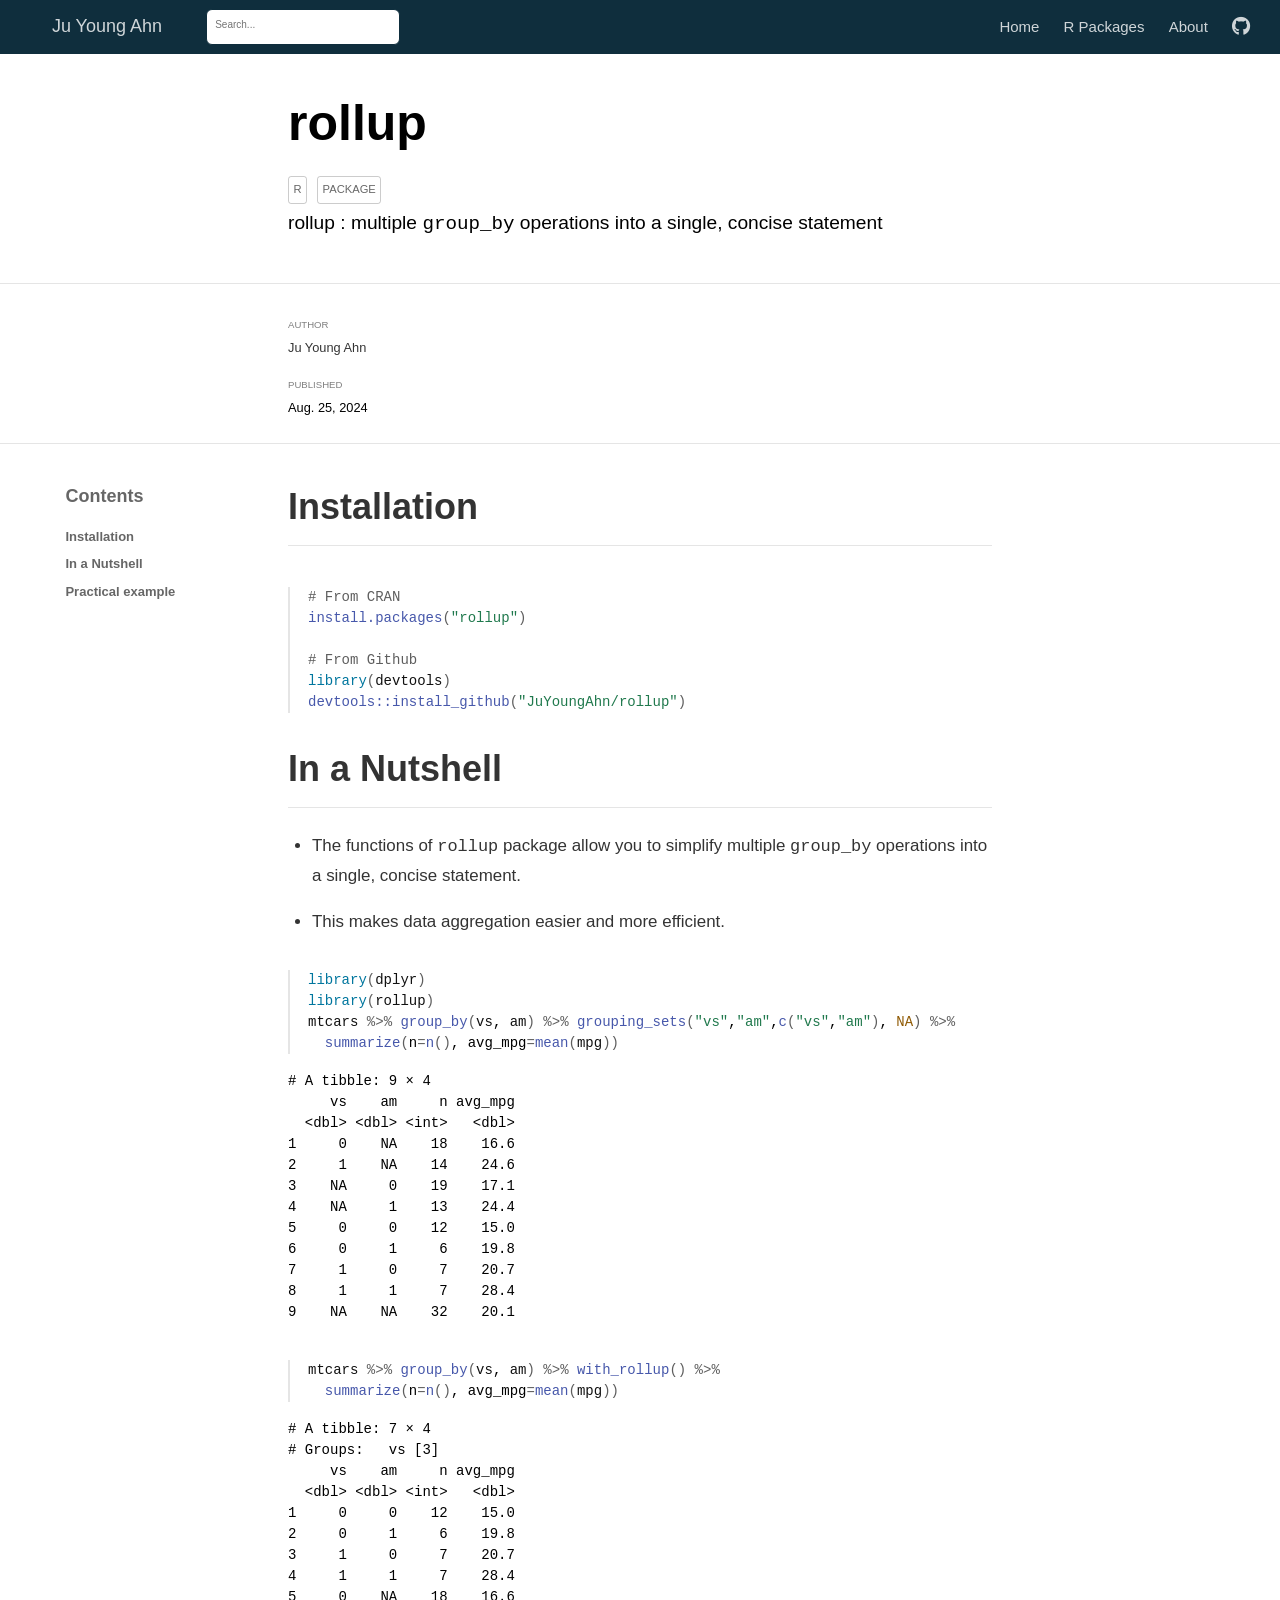
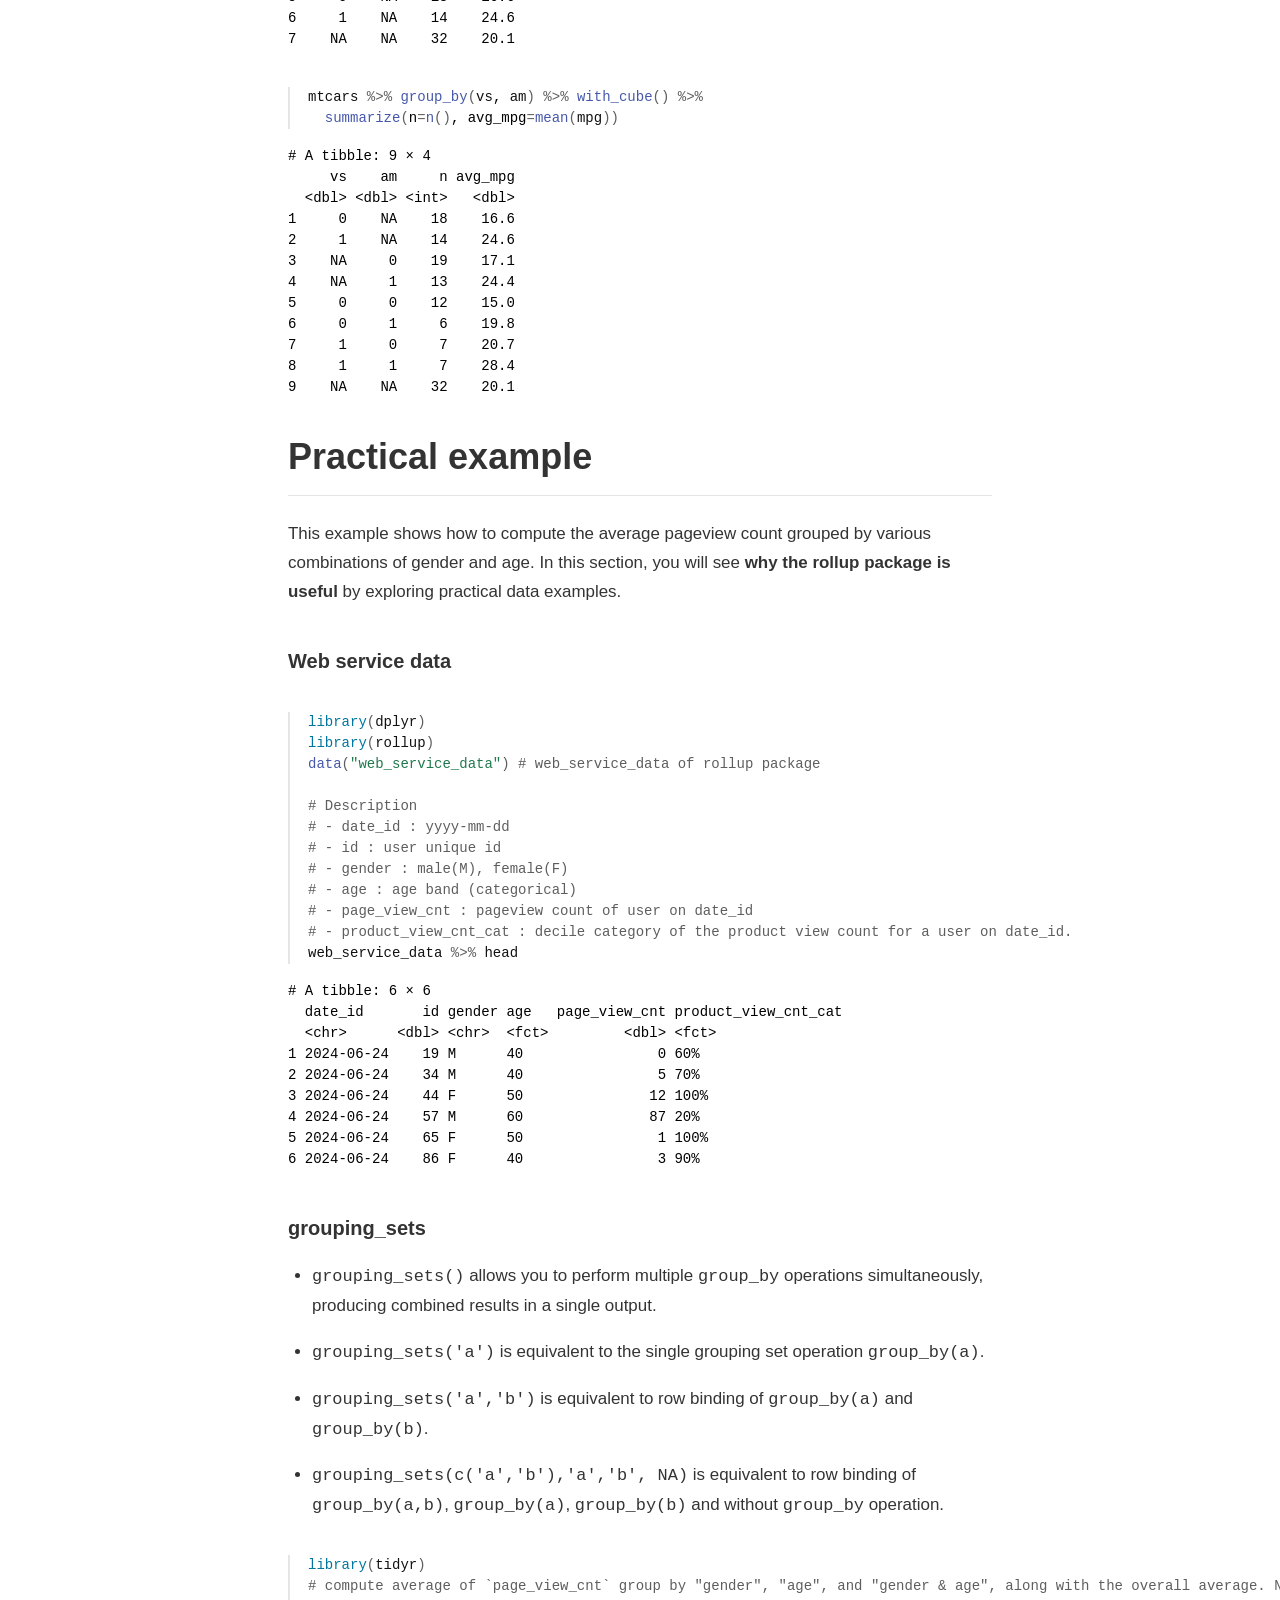
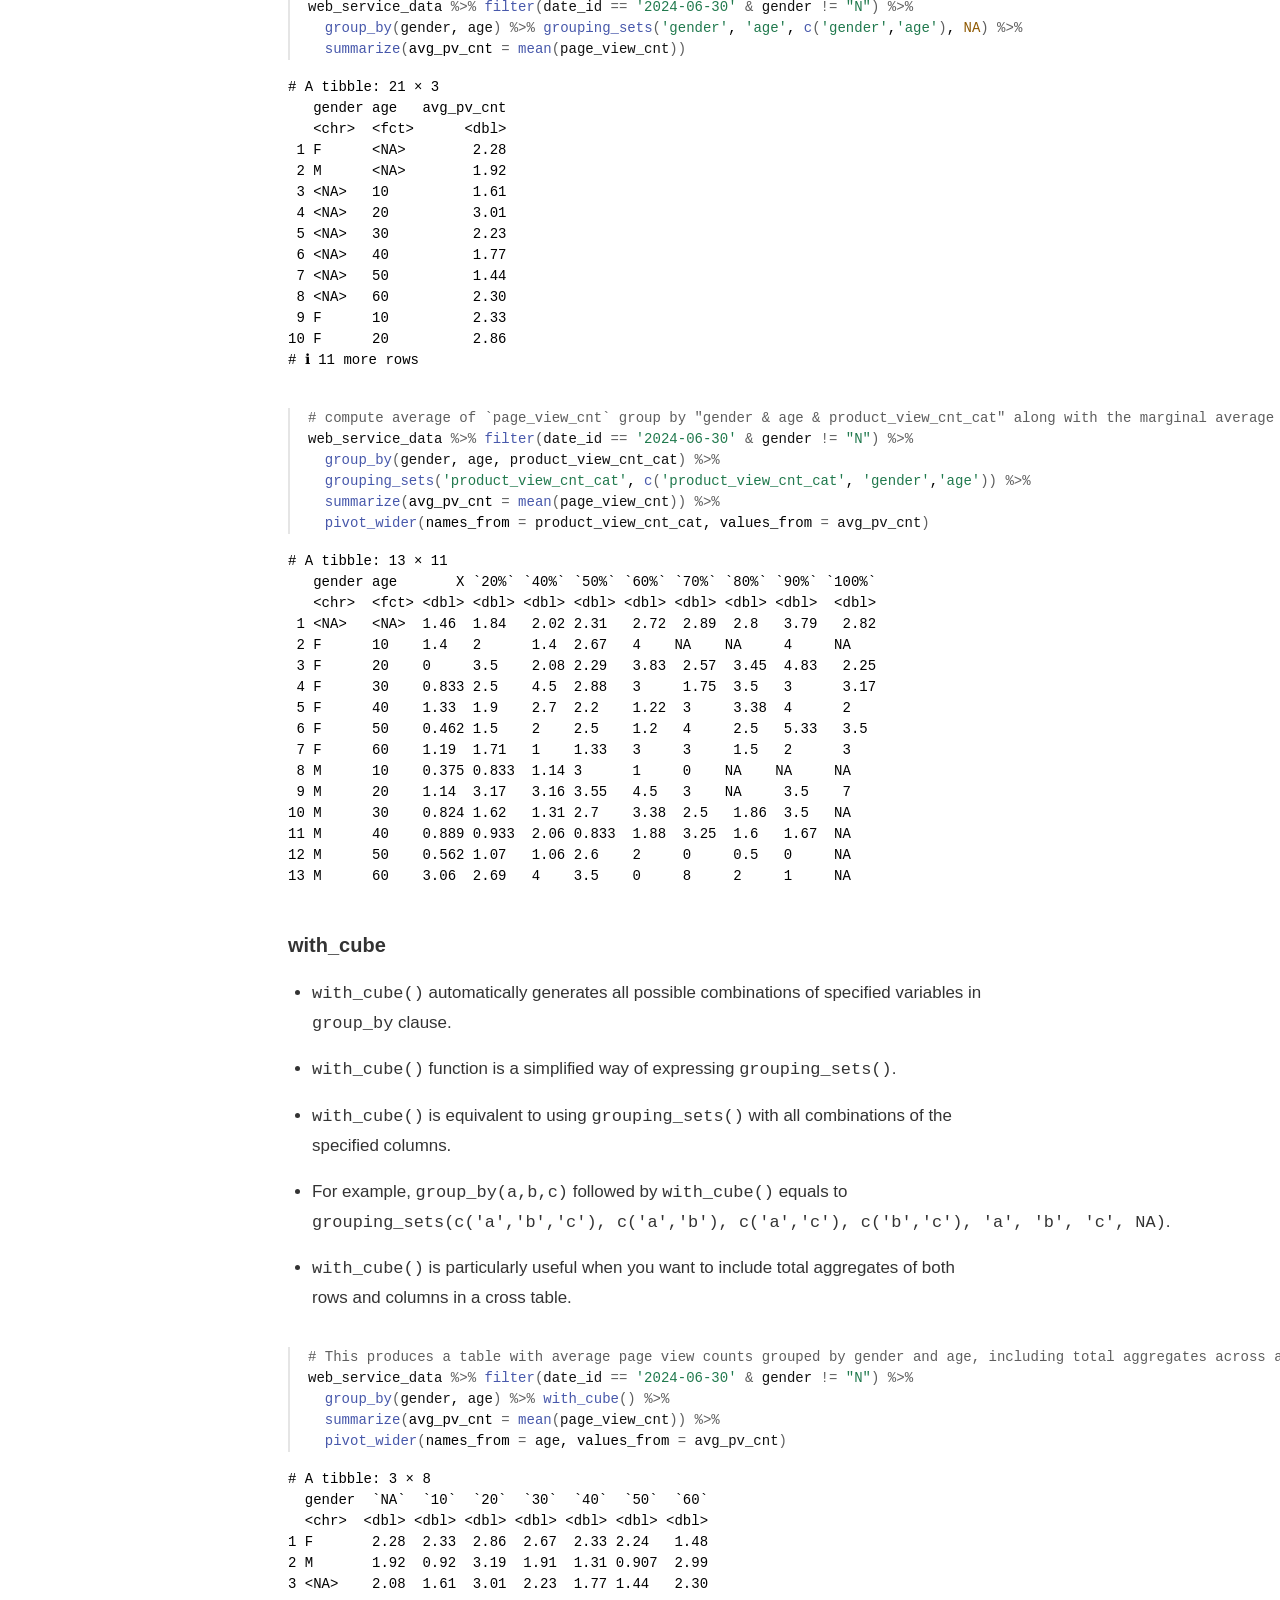
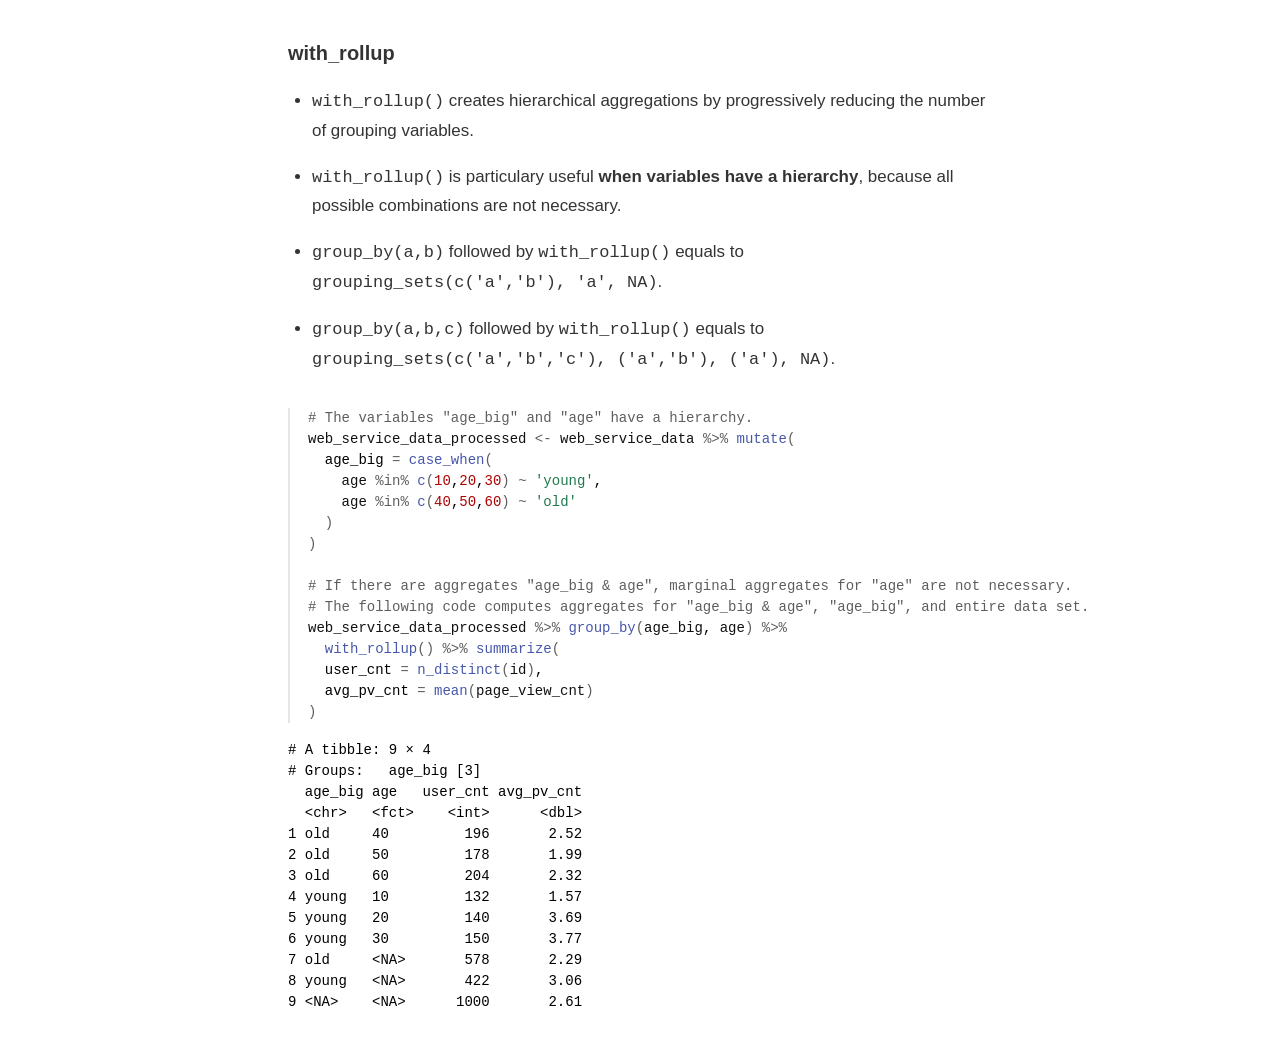
<file: docs/posts/welcome/index.html>
<!DOCTYPE html>

<html xmlns="http://www.w3.org/1999/xhtml" lang="" xml:lang="">

<head>
  <meta charset="utf-8"/>
  <meta name="viewport" content="width=device-width, initial-scale=1"/>
  <meta http-equiv="X-UA-Compatible" content="IE=Edge,chrome=1"/>
  <meta name="generator" content="distill" />

  <style type="text/css">
  /* Hide doc at startup (prevent jankiness while JS renders/transforms) */
  body {
    visibility: hidden;
  }
  </style>

 <!--radix_placeholder_import_source-->
 <!--/radix_placeholder_import_source-->

<style type="text/css">code{white-space: pre;}</style>
<style type="text/css" data-origin="pandoc">
a.sourceLine { display: inline-block; line-height: 1.25; }
a.sourceLine { pointer-events: none; color: inherit; text-decoration: inherit; }
a.sourceLine:empty { height: 1.2em; }
.sourceCode { overflow: visible; }
code.sourceCode { white-space: pre; position: relative; }
div.sourceCode { margin: 1em 0; }
pre.sourceCode { margin: 0; }
@media screen {
div.sourceCode { overflow: auto; }
}
@media print {
code.sourceCode { white-space: pre-wrap; }
a.sourceLine { text-indent: -1em; padding-left: 1em; }
}
pre.numberSource a.sourceLine
  { position: relative; left: -4em; }
pre.numberSource a.sourceLine::before
  { content: attr(data-line-number);
    position: relative; left: -1em; text-align: right; vertical-align: baseline;
    border: none; pointer-events: all; display: inline-block;
    -webkit-touch-callout: none; -webkit-user-select: none;
    -khtml-user-select: none; -moz-user-select: none;
    -ms-user-select: none; user-select: none;
    padding: 0 4px; width: 4em;
    color: #aaaaaa;
  }
pre.numberSource { margin-left: 3em; border-left: 1px solid #aaaaaa;  padding-left: 4px; }
div.sourceCode
  { color: #00769e; background-color: #f1f3f5; }
@media screen {
a.sourceLine::before { text-decoration: underline; }
}
code span. { color: #00769e; } /* Normal */
code span.al { color: #ad0000; } /* Alert */
code span.an { color: #5e5e5e; } /* Annotation */
code span.at { color: #657422; } /* Attribute */
code span.bn { color: #ad0000; } /* BaseN */
code span.bu { } /* BuiltIn */
code span.cf { color: #00769e; } /* ControlFlow */
code span.ch { color: #20794d; } /* Char */
code span.cn { color: #8f5902; } /* Constant */
code span.co { color: #5e5e5e; } /* Comment */
code span.cv { color: #5e5e5e; font-style: italic; } /* CommentVar */
code span.do { color: #5e5e5e; font-style: italic; } /* Documentation */
code span.dt { color: #ad0000; } /* DataType */
code span.dv { color: #ad0000; } /* DecVal */
code span.er { color: #ad0000; } /* Error */
code span.ex { } /* Extension */
code span.fl { color: #ad0000; } /* Float */
code span.fu { color: #4758ab; } /* Function */
code span.im { } /* Import */
code span.in { color: #5e5e5e; } /* Information */
code span.kw { color: #00769e; } /* Keyword */
code span.op { color: #5e5e5e; } /* Operator */
code span.ot { color: #00769e; } /* Other */
code span.pp { color: #ad0000; } /* Preprocessor */
code span.sc { color: #5e5e5e; } /* SpecialChar */
code span.ss { color: #20794d; } /* SpecialString */
code span.st { color: #20794d; } /* String */
code span.va { color: #111111; } /* Variable */
code span.vs { color: #20794d; } /* VerbatimString */
code span.wa { color: #5e5e5e; font-style: italic; } /* Warning */
</style>


  <!--radix_placeholder_meta_tags-->
<title>Ju Young Ahn: rollup</title>

<meta property="description" itemprop="description" content="rollup : multiple `group_by` operations into a single, concise statement"/>


<!--  https://schema.org/Article -->
<meta property="article:published" itemprop="datePublished" content="2024-08-26"/>
<meta property="article:created" itemprop="dateCreated" content="2024-08-26"/>
<meta name="article:author" content="Ju Young Ahn"/>

<!--  https://developers.facebook.com/docs/sharing/webmasters#markup -->
<meta property="og:title" content="Ju Young Ahn: rollup"/>
<meta property="og:type" content="article"/>
<meta property="og:description" content="rollup : multiple `group_by` operations into a single, concise statement"/>
<meta property="og:locale" content="en_US"/>
<meta property="og:site_name" content="Ju Young Ahn"/>

<!--  https://dev.twitter.com/cards/types/summary -->
<meta property="twitter:card" content="summary"/>
<meta property="twitter:title" content="Ju Young Ahn: rollup"/>
<meta property="twitter:description" content="rollup : multiple `group_by` operations into a single, concise statement"/>

<!--/radix_placeholder_meta_tags-->
  <!--radix_placeholder_rmarkdown_metadata-->

<script type="text/json" id="radix-rmarkdown-metadata">
{"type":"list","attributes":{"names":{"type":"character","attributes":{},"value":["title","categories","description","author","date","output"]}},"value":[{"type":"character","attributes":{},"value":["rollup"]},{"type":"character","attributes":{},"value":["R","package"]},{"type":"character","attributes":{},"value":["rollup : multiple `group_by` operations into a single, concise statement"]},{"type":"list","attributes":{},"value":[{"type":"list","attributes":{"names":{"type":"character","attributes":{},"value":["name","url"]}},"value":[{"type":"character","attributes":{},"value":["Ju Young Ahn"]},{"type":"character","attributes":{},"value":["juyoungahn.github.io"]}]}]},{"type":"character","attributes":{},"value":["2024-08-26"]},{"type":"list","attributes":{"names":{"type":"character","attributes":{},"value":["distill::distill_article"]}},"value":[{"type":"list","attributes":{"names":{"type":"character","attributes":{},"value":["self_contained","toc","toc_depth","toc_float"]}},"value":[{"type":"logical","attributes":{},"value":[false]},{"type":"logical","attributes":{},"value":[true]},{"type":"integer","attributes":{},"value":[2]},{"type":"logical","attributes":{},"value":[true]}]}]}]}
</script>
<!--/radix_placeholder_rmarkdown_metadata-->
  
  <script type="text/json" id="radix-resource-manifest">
  {"type":"character","attributes":{},"value":["rollup_files/anchor-4.2.2/anchor.min.js","rollup_files/bootstrap-3.3.5/css/bootstrap-theme.css","rollup_files/bootstrap-3.3.5/css/bootstrap-theme.css.map","rollup_files/bootstrap-3.3.5/css/bootstrap-theme.min.css","rollup_files/bootstrap-3.3.5/css/bootstrap.css","rollup_files/bootstrap-3.3.5/css/bootstrap.css.map","rollup_files/bootstrap-3.3.5/css/bootstrap.min.css","rollup_files/bootstrap-3.3.5/css/cerulean.min.css","rollup_files/bootstrap-3.3.5/css/cosmo.min.css","rollup_files/bootstrap-3.3.5/css/darkly.min.css","rollup_files/bootstrap-3.3.5/css/flatly.min.css","rollup_files/bootstrap-3.3.5/css/fonts/Lato.ttf","rollup_files/bootstrap-3.3.5/css/fonts/LatoBold.ttf","rollup_files/bootstrap-3.3.5/css/fonts/LatoItalic.ttf","rollup_files/bootstrap-3.3.5/css/fonts/NewsCycle.ttf","rollup_files/bootstrap-3.3.5/css/fonts/NewsCycleBold.ttf","rollup_files/bootstrap-3.3.5/css/fonts/OpenSans.ttf","rollup_files/bootstrap-3.3.5/css/fonts/OpenSansBold.ttf","rollup_files/bootstrap-3.3.5/css/fonts/OpenSansBoldItalic.ttf","rollup_files/bootstrap-3.3.5/css/fonts/OpenSansItalic.ttf","rollup_files/bootstrap-3.3.5/css/fonts/OpenSansLight.ttf","rollup_files/bootstrap-3.3.5/css/fonts/OpenSansLightItalic.ttf","rollup_files/bootstrap-3.3.5/css/fonts/Raleway.ttf","rollup_files/bootstrap-3.3.5/css/fonts/RalewayBold.ttf","rollup_files/bootstrap-3.3.5/css/fonts/Roboto.ttf","rollup_files/bootstrap-3.3.5/css/fonts/RobotoBold.ttf","rollup_files/bootstrap-3.3.5/css/fonts/RobotoLight.ttf","rollup_files/bootstrap-3.3.5/css/fonts/RobotoMedium.ttf","rollup_files/bootstrap-3.3.5/css/fonts/SourceSansPro.ttf","rollup_files/bootstrap-3.3.5/css/fonts/SourceSansProBold.ttf","rollup_files/bootstrap-3.3.5/css/fonts/SourceSansProItalic.ttf","rollup_files/bootstrap-3.3.5/css/fonts/SourceSansProLight.ttf","rollup_files/bootstrap-3.3.5/css/fonts/Ubuntu.ttf","rollup_files/bootstrap-3.3.5/css/journal.min.css","rollup_files/bootstrap-3.3.5/css/lumen.min.css","rollup_files/bootstrap-3.3.5/css/paper.min.css","rollup_files/bootstrap-3.3.5/css/readable.min.css","rollup_files/bootstrap-3.3.5/css/sandstone.min.css","rollup_files/bootstrap-3.3.5/css/simplex.min.css","rollup_files/bootstrap-3.3.5/css/spacelab.min.css","rollup_files/bootstrap-3.3.5/css/united.min.css","rollup_files/bootstrap-3.3.5/css/yeti.min.css","rollup_files/bootstrap-3.3.5/fonts/glyphicons-halflings-regular.eot","rollup_files/bootstrap-3.3.5/fonts/glyphicons-halflings-regular.svg","rollup_files/bootstrap-3.3.5/fonts/glyphicons-halflings-regular.ttf","rollup_files/bootstrap-3.3.5/fonts/glyphicons-halflings-regular.woff","rollup_files/bootstrap-3.3.5/fonts/glyphicons-halflings-regular.woff2","rollup_files/bootstrap-3.3.5/js/bootstrap.js","rollup_files/bootstrap-3.3.5/js/bootstrap.min.js","rollup_files/bootstrap-3.3.5/js/npm.js","rollup_files/bootstrap-3.3.5/shim/html5shiv.min.js","rollup_files/bootstrap-3.3.5/shim/respond.min.js","rollup_files/bowser-1.9.3/bowser.min.js","rollup_files/distill-2.2.21/template.v2.js","rollup_files/highlightjs-9.12.0/default.css","rollup_files/highlightjs-9.12.0/highlight.js","rollup_files/highlightjs-9.12.0/textmate.css","rollup_files/jquery-3.6.0/jquery-3.6.0.js","rollup_files/jquery-3.6.0/jquery-3.6.0.min.js","rollup_files/jquery-3.6.0/jquery-3.6.0.min.map","rollup_files/jqueryui-1.13.2/AUTHORS.txt","rollup_files/jqueryui-1.13.2/images/ui-icons_444444_256x240.png","rollup_files/jqueryui-1.13.2/images/ui-icons_555555_256x240.png","rollup_files/jqueryui-1.13.2/images/ui-icons_777620_256x240.png","rollup_files/jqueryui-1.13.2/images/ui-icons_777777_256x240.png","rollup_files/jqueryui-1.13.2/images/ui-icons_cc0000_256x240.png","rollup_files/jqueryui-1.13.2/images/ui-icons_ffffff_256x240.png","rollup_files/jqueryui-1.13.2/index.html","rollup_files/jqueryui-1.13.2/jquery-ui.css","rollup_files/jqueryui-1.13.2/jquery-ui.js","rollup_files/jqueryui-1.13.2/jquery-ui.min.css","rollup_files/jqueryui-1.13.2/jquery-ui.min.js","rollup_files/jqueryui-1.13.2/jquery-ui.structure.css","rollup_files/jqueryui-1.13.2/jquery-ui.structure.min.css","rollup_files/jqueryui-1.13.2/jquery-ui.theme.css","rollup_files/jqueryui-1.13.2/jquery-ui.theme.min.css","rollup_files/jqueryui-1.13.2/LICENSE.txt","rollup_files/navigation-1.1/codefolding-lua.css","rollup_files/navigation-1.1/codefolding.js","rollup_files/navigation-1.1/sourceembed.js","rollup_files/navigation-1.1/tabsets.js","rollup_files/popper-2.6.0/popper.min.js","rollup_files/tippy-6.2.7/tippy-bundle.umd.min.js","rollup_files/tippy-6.2.7/tippy-light-border.css","rollup_files/tippy-6.2.7/tippy.css","rollup_files/tippy-6.2.7/tippy.umd.min.js","rollup_files/tocify-1.9.1/jquery.tocify.css","rollup_files/tocify-1.9.1/jquery.tocify.js","rollup_files/webcomponents-2.0.0/webcomponents.js","welcome_files/anchor-4.2.2/anchor.min.js","welcome_files/bowser-1.9.3/bowser.min.js","welcome_files/distill-2.2.21/template.v2.js","welcome_files/jquery-3.6.0/jquery-3.6.0.js","welcome_files/jquery-3.6.0/jquery-3.6.0.min.js","welcome_files/jquery-3.6.0/jquery-3.6.0.min.map","welcome_files/popper-2.6.0/popper.min.js","welcome_files/tippy-6.2.7/tippy-bundle.umd.min.js","welcome_files/tippy-6.2.7/tippy-light-border.css","welcome_files/tippy-6.2.7/tippy.css","welcome_files/tippy-6.2.7/tippy.umd.min.js","welcome_files/webcomponents-2.0.0/webcomponents.js","welcome.html"]}
  </script>
  <!--radix_placeholder_navigation_in_header-->
<meta name="distill:offset" content="../.."/>

<script type="application/javascript">

  window.headroom_prevent_pin = false;

  window.document.addEventListener("DOMContentLoaded", function (event) {

    // initialize headroom for banner
    var header = $('header').get(0);
    var headerHeight = header.offsetHeight;
    var headroom = new Headroom(header, {
      tolerance: 5,
      onPin : function() {
        if (window.headroom_prevent_pin) {
          window.headroom_prevent_pin = false;
          headroom.unpin();
        }
      }
    });
    headroom.init();
    if(window.location.hash)
      headroom.unpin();
    $(header).addClass('headroom--transition');

    // offset scroll location for banner on hash change
    // (see: https://github.com/WickyNilliams/headroom.js/issues/38)
    window.addEventListener("hashchange", function(event) {
      window.scrollTo(0, window.pageYOffset - (headerHeight + 25));
    });

    // responsive menu
    $('.distill-site-header').each(function(i, val) {
      var topnav = $(this);
      var toggle = topnav.find('.nav-toggle');
      toggle.on('click', function() {
        topnav.toggleClass('responsive');
      });
    });

    // nav dropdowns
    $('.nav-dropbtn').click(function(e) {
      $(this).next('.nav-dropdown-content').toggleClass('nav-dropdown-active');
      $(this).parent().siblings('.nav-dropdown')
         .children('.nav-dropdown-content').removeClass('nav-dropdown-active');
    });
    $("body").click(function(e){
      $('.nav-dropdown-content').removeClass('nav-dropdown-active');
    });
    $(".nav-dropdown").click(function(e){
      e.stopPropagation();
    });
  });
</script>

<style type="text/css">

/* Theme (user-documented overrideables for nav appearance) */

.distill-site-nav {
  color: rgba(255, 255, 255, 0.8);
  background-color: #0F2E3D;
  font-size: 15px;
  font-weight: 300;
}

.distill-site-nav a {
  color: inherit;
  text-decoration: none;
}

.distill-site-nav a:hover {
  color: white;
}

@media print {
  .distill-site-nav {
    display: none;
  }
}

.distill-site-header {

}

.distill-site-footer {

}


/* Site Header */

.distill-site-header {
  width: 100%;
  box-sizing: border-box;
  z-index: 3;
}

.distill-site-header .nav-left {
  display: inline-block;
  margin-left: 8px;
}

@media screen and (max-width: 768px) {
  .distill-site-header .nav-left {
    margin-left: 0;
  }
}


.distill-site-header .nav-right {
  float: right;
  margin-right: 8px;
}

.distill-site-header a,
.distill-site-header .title {
  display: inline-block;
  text-align: center;
  padding: 14px 10px 14px 10px;
}

.distill-site-header .title {
  font-size: 18px;
  min-width: 150px;
}

.distill-site-header .logo {
  padding: 0;
}

.distill-site-header .logo img {
  display: none;
  max-height: 20px;
  width: auto;
  margin-bottom: -4px;
}

.distill-site-header .nav-image img {
  max-height: 18px;
  width: auto;
  display: inline-block;
  margin-bottom: -3px;
}



@media screen and (min-width: 1000px) {
  .distill-site-header .logo img {
    display: inline-block;
  }
  .distill-site-header .nav-left {
    margin-left: 20px;
  }
  .distill-site-header .nav-right {
    margin-right: 20px;
  }
  .distill-site-header .title {
    padding-left: 12px;
  }
}


.distill-site-header .nav-toggle {
  display: none;
}

.nav-dropdown {
  display: inline-block;
  position: relative;
}

.nav-dropdown .nav-dropbtn {
  border: none;
  outline: none;
  color: rgba(255, 255, 255, 0.8);
  padding: 16px 10px;
  background-color: transparent;
  font-family: inherit;
  font-size: inherit;
  font-weight: inherit;
  margin: 0;
  margin-top: 1px;
  z-index: 2;
}

.nav-dropdown-content {
  display: none;
  position: absolute;
  background-color: white;
  min-width: 200px;
  border: 1px solid rgba(0,0,0,0.15);
  border-radius: 4px;
  box-shadow: 0px 8px 16px 0px rgba(0,0,0,0.1);
  z-index: 1;
  margin-top: 2px;
  white-space: nowrap;
  padding-top: 4px;
  padding-bottom: 4px;
}

.nav-dropdown-content hr {
  margin-top: 4px;
  margin-bottom: 4px;
  border: none;
  border-bottom: 1px solid rgba(0, 0, 0, 0.1);
}

.nav-dropdown-active {
  display: block;
}

.nav-dropdown-content a, .nav-dropdown-content .nav-dropdown-header {
  color: black;
  padding: 6px 24px;
  text-decoration: none;
  display: block;
  text-align: left;
}

.nav-dropdown-content .nav-dropdown-header {
  display: block;
  padding: 5px 24px;
  padding-bottom: 0;
  text-transform: uppercase;
  font-size: 14px;
  color: #999999;
  white-space: nowrap;
}

.nav-dropdown:hover .nav-dropbtn {
  color: white;
}

.nav-dropdown-content a:hover {
  background-color: #ddd;
  color: black;
}

.nav-right .nav-dropdown-content {
  margin-left: -45%;
  right: 0;
}

@media screen and (max-width: 768px) {
  .distill-site-header a, .distill-site-header .nav-dropdown  {display: none;}
  .distill-site-header a.nav-toggle {
    float: right;
    display: block;
  }
  .distill-site-header .title {
    margin-left: 0;
  }
  .distill-site-header .nav-right {
    margin-right: 0;
  }
  .distill-site-header {
    overflow: hidden;
  }
  .nav-right .nav-dropdown-content {
    margin-left: 0;
  }
}


@media screen and (max-width: 768px) {
  .distill-site-header.responsive {position: relative; min-height: 500px; }
  .distill-site-header.responsive a.nav-toggle {
    position: absolute;
    right: 0;
    top: 0;
  }
  .distill-site-header.responsive a,
  .distill-site-header.responsive .nav-dropdown {
    display: block;
    text-align: left;
  }
  .distill-site-header.responsive .nav-left,
  .distill-site-header.responsive .nav-right {
    width: 100%;
  }
  .distill-site-header.responsive .nav-dropdown {float: none;}
  .distill-site-header.responsive .nav-dropdown-content {position: relative;}
  .distill-site-header.responsive .nav-dropdown .nav-dropbtn {
    display: block;
    width: 100%;
    text-align: left;
  }
}

/* Site Footer */

.distill-site-footer {
  width: 100%;
  overflow: hidden;
  box-sizing: border-box;
  z-index: 3;
  margin-top: 30px;
  padding-top: 30px;
  padding-bottom: 30px;
  text-align: center;
}

/* Headroom */

d-title {
  padding-top: 6rem;
}

@media print {
  d-title {
    padding-top: 4rem;
  }
}

.headroom {
  z-index: 1000;
  position: fixed;
  top: 0;
  left: 0;
  right: 0;
}

.headroom--transition {
  transition: all .4s ease-in-out;
}

.headroom--unpinned {
  top: -100px;
}

.headroom--pinned {
  top: 0;
}

/* adjust viewport for navbar height */
/* helps vertically center bootstrap (non-distill) content */
.min-vh-100 {
  min-height: calc(100vh - 100px) !important;
}

</style>

<script src="../../site_libs/jquery-3.6.0/jquery-3.6.0.min.js"></script>
<link href="../../site_libs/font-awesome-6.4.2/css/all.min.css" rel="stylesheet"/>
<link href="../../site_libs/font-awesome-6.4.2/css/v4-shims.min.css" rel="stylesheet"/>
<script src="../../site_libs/headroom-0.9.4/headroom.min.js"></script>
<script src="../../site_libs/autocomplete-0.37.1/autocomplete.min.js"></script>
<script src="../../site_libs/fuse-6.4.1/fuse.min.js"></script>

<script type="application/javascript">

function getMeta(metaName) {
  var metas = document.getElementsByTagName('meta');
  for (let i = 0; i < metas.length; i++) {
    if (metas[i].getAttribute('name') === metaName) {
      return metas[i].getAttribute('content');
    }
  }
  return '';
}

function offsetURL(url) {
  var offset = getMeta('distill:offset');
  return offset ? offset + '/' + url : url;
}

function createFuseIndex() {

  // create fuse index
  var options = {
    keys: [
      { name: 'title', weight: 20 },
      { name: 'categories', weight: 15 },
      { name: 'description', weight: 10 },
      { name: 'contents', weight: 5 },
    ],
    ignoreLocation: true,
    threshold: 0
  };
  var fuse = new window.Fuse([], options);

  // fetch the main search.json
  return fetch(offsetURL('search.json'))
    .then(function(response) {
      if (response.status == 200) {
        return response.json().then(function(json) {
          // index main articles
          json.articles.forEach(function(article) {
            fuse.add(article);
          });
          // download collections and index their articles
          return Promise.all(json.collections.map(function(collection) {
            return fetch(offsetURL(collection)).then(function(response) {
              if (response.status === 200) {
                return response.json().then(function(articles) {
                  articles.forEach(function(article) {
                    fuse.add(article);
                  });
                })
              } else {
                return Promise.reject(
                  new Error('Unexpected status from search index request: ' +
                            response.status)
                );
              }
            });
          })).then(function() {
            return fuse;
          });
        });

      } else {
        return Promise.reject(
          new Error('Unexpected status from search index request: ' +
                      response.status)
        );
      }
    });
}

window.document.addEventListener("DOMContentLoaded", function (event) {

  // get search element (bail if we don't have one)
  var searchEl = window.document.getElementById('distill-search');
  if (!searchEl)
    return;

  createFuseIndex()
    .then(function(fuse) {

      // make search box visible
      searchEl.classList.remove('hidden');

      // initialize autocomplete
      var options = {
        autoselect: true,
        hint: false,
        minLength: 2,
      };
      window.autocomplete(searchEl, options, [{
        source: function(query, callback) {
          const searchOptions = {
            isCaseSensitive: false,
            shouldSort: true,
            minMatchCharLength: 2,
            limit: 10,
          };
          var results = fuse.search(query, searchOptions);
          callback(results
            .map(function(result) { return result.item; })
          );
        },
        templates: {
          suggestion: function(suggestion) {
            var img = suggestion.preview && Object.keys(suggestion.preview).length > 0
              ? `<img src="${offsetURL(suggestion.preview)}"</img>`
              : '';
            var html = `
              <div class="search-item">
                <h3>${suggestion.title}</h3>
                <div class="search-item-description">
                  ${suggestion.description || ''}
                </div>
                <div class="search-item-preview">
                  ${img}
                </div>
              </div>
            `;
            return html;
          }
        }
      }]).on('autocomplete:selected', function(event, suggestion) {
        window.location.href = offsetURL(suggestion.path);
      });
      // remove inline display style on autocompleter (we want to
      // manage responsive display via css)
      $('.algolia-autocomplete').css("display", "");
    })
    .catch(function(error) {
      console.log(error);
    });

});

</script>

<style type="text/css">

.nav-search {
  font-size: x-small;
}

/* Algolioa Autocomplete */

.algolia-autocomplete {
  display: inline-block;
  margin-left: 10px;
  vertical-align: sub;
  background-color: white;
  color: black;
  padding: 6px;
  padding-top: 8px;
  padding-bottom: 0;
  border-radius: 6px;
  border: 1px #0F2E3D solid;
  width: 180px;
}


@media screen and (max-width: 768px) {
  .distill-site-nav .algolia-autocomplete {
    display: none;
    visibility: hidden;
  }
  .distill-site-nav.responsive .algolia-autocomplete {
    display: inline-block;
    visibility: visible;
  }
  .distill-site-nav.responsive .algolia-autocomplete .aa-dropdown-menu {
    margin-left: 0;
    width: 400px;
    max-height: 400px;
  }
}

.algolia-autocomplete .aa-input, .algolia-autocomplete .aa-hint {
  width: 90%;
  outline: none;
  border: none;
}

.algolia-autocomplete .aa-hint {
  color: #999;
}
.algolia-autocomplete .aa-dropdown-menu {
  width: 550px;
  max-height: 70vh;
  overflow-x: visible;
  overflow-y: scroll;
  padding: 5px;
  margin-top: 3px;
  margin-left: -150px;
  background-color: #fff;
  border-radius: 5px;
  border: 1px solid #999;
  border-top: none;
}

.algolia-autocomplete .aa-dropdown-menu .aa-suggestion {
  cursor: pointer;
  padding: 5px 4px;
  border-bottom: 1px solid #eee;
}

.algolia-autocomplete .aa-dropdown-menu .aa-suggestion:last-of-type {
  border-bottom: none;
  margin-bottom: 2px;
}

.algolia-autocomplete .aa-dropdown-menu .aa-suggestion .search-item {
  overflow: hidden;
  font-size: 0.8em;
  line-height: 1.4em;
}

.algolia-autocomplete .aa-dropdown-menu .aa-suggestion .search-item h3 {
  font-size: 1rem;
  margin-block-start: 0;
  margin-block-end: 5px;
}

.algolia-autocomplete .aa-dropdown-menu .aa-suggestion .search-item-description {
  display: inline-block;
  overflow: hidden;
  height: 2.8em;
  width: 80%;
  margin-right: 4%;
}

.algolia-autocomplete .aa-dropdown-menu .aa-suggestion .search-item-preview {
  display: inline-block;
  width: 15%;
}

.algolia-autocomplete .aa-dropdown-menu .aa-suggestion .search-item-preview img {
  height: 3em;
  width: auto;
  display: none;
}

.algolia-autocomplete .aa-dropdown-menu .aa-suggestion .search-item-preview img[src] {
  display: initial;
}

.algolia-autocomplete .aa-dropdown-menu .aa-suggestion.aa-cursor {
  background-color: #eee;
}
.algolia-autocomplete .aa-dropdown-menu .aa-suggestion em {
  font-weight: bold;
  font-style: normal;
}

</style>


<!--/radix_placeholder_navigation_in_header-->
  <!--radix_placeholder_distill-->

<style type="text/css">

body {
  background-color: white;
}

.pandoc-table {
  width: 100%;
}

.pandoc-table>caption {
  margin-bottom: 10px;
}

.pandoc-table th:not([align]) {
  text-align: left;
}

.pagedtable-footer {
  font-size: 15px;
}

d-byline .byline {
  grid-template-columns: 2fr 2fr;
}

d-byline .byline h3 {
  margin-block-start: 1.5em;
}

d-byline .byline .authors-affiliations h3 {
  margin-block-start: 0.5em;
}

.authors-affiliations .orcid-id {
  width: 16px;
  height:16px;
  margin-left: 4px;
  margin-right: 4px;
  vertical-align: middle;
  padding-bottom: 2px;
}

d-title .dt-tags {
  margin-top: 1em;
  grid-column: text;
}

.dt-tags .dt-tag {
  text-decoration: none;
  display: inline-block;
  color: rgba(0,0,0,0.6);
  padding: 0em 0.4em;
  margin-right: 0.5em;
  margin-bottom: 0.4em;
  font-size: 70%;
  border: 1px solid rgba(0,0,0,0.2);
  border-radius: 3px;
  text-transform: uppercase;
  font-weight: 500;
}

d-article table.gt_table td,
d-article table.gt_table th {
  border-bottom: none;
  font-size: 100%;
}

.html-widget {
  margin-bottom: 2.0em;
}

.l-screen-inset {
  padding-right: 16px;
}

.l-screen .caption {
  margin-left: 10px;
}

.shaded {
  background: rgb(247, 247, 247);
  padding-top: 20px;
  padding-bottom: 20px;
  border-top: 1px solid rgba(0, 0, 0, 0.1);
  border-bottom: 1px solid rgba(0, 0, 0, 0.1);
}

.shaded .html-widget {
  margin-bottom: 0;
  border: 1px solid rgba(0, 0, 0, 0.1);
}

.shaded .shaded-content {
  background: white;
}

.text-output {
  margin-top: 0;
  line-height: 1.5em;
}

.hidden {
  display: none !important;
}

hr.section-separator {
  border: none;
  border-top: 1px solid rgba(0, 0, 0, 0.1);
  margin: 0px;
}


d-byline {
  border-top: none;
}

d-article {
  padding-top: 2.5rem;
  padding-bottom: 30px;
  border-top: none;
}

d-appendix {
  padding-top: 30px;
}

d-article>p>img {
  width: 100%;
}

d-article h2 {
  margin: 1rem 0 1.5rem 0;
}

d-article h3 {
  margin-top: 1.5rem;
}

d-article iframe {
  border: 1px solid rgba(0, 0, 0, 0.1);
  margin-bottom: 2.0em;
  width: 100%;
}

/* Tweak code blocks */

d-article div.sourceCode code,
d-article pre code {
  font-family: Consolas, Monaco, 'Andale Mono', 'Ubuntu Mono', monospace;
}

d-article pre,
d-article div.sourceCode,
d-article div.sourceCode pre {
  overflow: auto;
}

d-article div.sourceCode {
  background-color: white;
}

d-article div.sourceCode pre {
  padding-left: 10px;
  font-size: 12px;
  border-left: 2px solid rgba(0,0,0,0.1);
}

d-article pre {
  font-size: 12px;
  color: black;
  background: none;
  margin-top: 0;
  text-align: left;
  white-space: pre;
  word-spacing: normal;
  word-break: normal;
  word-wrap: normal;
  line-height: 1.5;

  -moz-tab-size: 4;
  -o-tab-size: 4;
  tab-size: 4;

  -webkit-hyphens: none;
  -moz-hyphens: none;
  -ms-hyphens: none;
  hyphens: none;
}

d-article pre a {
  border-bottom: none;
}

d-article pre a:hover {
  border-bottom: none;
  text-decoration: underline;
}

d-article details {
  grid-column: text;
  margin-bottom: 0.8em;
}

@media(min-width: 768px) {

d-article pre,
d-article div.sourceCode,
d-article div.sourceCode pre {
  overflow: visible !important;
}

d-article div.sourceCode pre {
  padding-left: 18px;
  font-size: 14px;
}

/* tweak for Pandoc numbered line within distill */
d-article pre.numberSource code > span {
    left: -2em;
}

d-article pre {
  font-size: 14px;
}

}

figure img.external {
  background: white;
  border: 1px solid rgba(0, 0, 0, 0.1);
  box-shadow: 0 1px 8px rgba(0, 0, 0, 0.1);
  padding: 18px;
  box-sizing: border-box;
}

/* CSS for d-contents */

.d-contents {
  grid-column: text;
  color: rgba(0,0,0,0.8);
  font-size: 0.9em;
  padding-bottom: 1em;
  margin-bottom: 1em;
  padding-bottom: 0.5em;
  margin-bottom: 1em;
  padding-left: 0.25em;
  justify-self: start;
}

@media(min-width: 1000px) {
  .d-contents.d-contents-float {
    height: 0;
    grid-column-start: 1;
    grid-column-end: 4;
    justify-self: center;
    padding-right: 3em;
    padding-left: 2em;
  }
}

.d-contents nav h3 {
  font-size: 18px;
  margin-top: 0;
  margin-bottom: 1em;
}

.d-contents li {
  list-style-type: none
}

.d-contents nav > ul {
  padding-left: 0;
}

.d-contents ul {
  padding-left: 1em
}

.d-contents nav ul li {
  margin-top: 0.6em;
  margin-bottom: 0.2em;
}

.d-contents nav a {
  font-size: 13px;
  border-bottom: none;
  text-decoration: none
  color: rgba(0, 0, 0, 0.8);
}

.d-contents nav a:hover {
  text-decoration: underline solid rgba(0, 0, 0, 0.6)
}

.d-contents nav > ul > li > a {
  font-weight: 600;
}

.d-contents nav > ul > li > ul {
  font-weight: inherit;
}

.d-contents nav > ul > li > ul > li {
  margin-top: 0.2em;
}


.d-contents nav ul {
  margin-top: 0;
  margin-bottom: 0.25em;
}

.d-article-with-toc h2:nth-child(2) {
  margin-top: 0;
}


/* Figure */

.figure {
  position: relative;
  margin-bottom: 2.5em;
  margin-top: 1.5em;
}

.figure .caption {
  color: rgba(0, 0, 0, 0.6);
  font-size: 12px;
  line-height: 1.5em;
}

.figure img.external {
  background: white;
  border: 1px solid rgba(0, 0, 0, 0.1);
  box-shadow: 0 1px 8px rgba(0, 0, 0, 0.1);
  padding: 18px;
  box-sizing: border-box;
}

.figure .caption a {
  color: rgba(0, 0, 0, 0.6);
}

.figure .caption b,
.figure .caption strong, {
  font-weight: 600;
  color: rgba(0, 0, 0, 1.0);
}

/* Citations */

d-article .citation {
  color: inherit;
  cursor: inherit;
}

div.hanging-indent{
  margin-left: 1em; text-indent: -1em;
}

/* Citation hover box */

.tippy-box[data-theme~=light-border] {
  background-color: rgba(250, 250, 250, 0.95);
}

.tippy-content > p {
  margin-bottom: 0;
  padding: 2px;
}


/* Tweak 1000px media break to show more text */

@media(min-width: 1000px) {
  .base-grid,
  distill-header,
  d-title,
  d-abstract,
  d-article,
  d-appendix,
  distill-appendix,
  d-byline,
  d-footnote-list,
  d-citation-list,
  distill-footer {
    grid-template-columns: [screen-start] 1fr [page-start kicker-start] 80px [middle-start] 50px [text-start kicker-end] 65px 65px 65px 65px 65px 65px 65px 65px [text-end gutter-start] 65px [middle-end] 65px [page-end gutter-end] 1fr [screen-end];
    grid-column-gap: 16px;
  }

  .grid {
    grid-column-gap: 16px;
  }

  d-article {
    font-size: 1.06rem;
    line-height: 1.7em;
  }
  figure .caption, .figure .caption, figure figcaption {
    font-size: 13px;
  }
}

@media(min-width: 1180px) {
  .base-grid,
  distill-header,
  d-title,
  d-abstract,
  d-article,
  d-appendix,
  distill-appendix,
  d-byline,
  d-footnote-list,
  d-citation-list,
  distill-footer {
    grid-template-columns: [screen-start] 1fr [page-start kicker-start] 60px [middle-start] 60px [text-start kicker-end] 60px 60px 60px 60px 60px 60px 60px 60px [text-end gutter-start] 60px [middle-end] 60px [page-end gutter-end] 1fr [screen-end];
    grid-column-gap: 32px;
  }

  .grid {
    grid-column-gap: 32px;
  }
}


/* Get the citation styles for the appendix (not auto-injected on render since
   we do our own rendering of the citation appendix) */

d-appendix .citation-appendix,
.d-appendix .citation-appendix {
  font-size: 11px;
  line-height: 15px;
  border-left: 1px solid rgba(0, 0, 0, 0.1);
  padding-left: 18px;
  border: 1px solid rgba(0,0,0,0.1);
  background: rgba(0, 0, 0, 0.02);
  padding: 10px 18px;
  border-radius: 3px;
  color: rgba(150, 150, 150, 1);
  overflow: hidden;
  margin-top: -12px;
  white-space: pre-wrap;
  word-wrap: break-word;
}

/* Include appendix styles here so they can be overridden */

d-appendix {
  contain: layout style;
  font-size: 0.8em;
  line-height: 1.7em;
  margin-top: 60px;
  margin-bottom: 0;
  border-top: 1px solid rgba(0, 0, 0, 0.1);
  color: rgba(0,0,0,0.5);
  padding-top: 60px;
  padding-bottom: 48px;
}

d-appendix h3 {
  grid-column: page-start / text-start;
  font-size: 15px;
  font-weight: 500;
  margin-top: 1em;
  margin-bottom: 0;
  color: rgba(0,0,0,0.65);
}

d-appendix h3 + * {
  margin-top: 1em;
}

d-appendix ol {
  padding: 0 0 0 15px;
}

@media (min-width: 768px) {
  d-appendix ol {
    padding: 0 0 0 30px;
    margin-left: -30px;
  }
}

d-appendix li {
  margin-bottom: 1em;
}

d-appendix a {
  color: rgba(0, 0, 0, 0.6);
}

d-appendix > * {
  grid-column: text;
}

d-appendix > d-footnote-list,
d-appendix > d-citation-list,
d-appendix > distill-appendix {
  grid-column: screen;
}

/* Include footnote styles here so they can be overridden */

d-footnote-list {
  contain: layout style;
}

d-footnote-list > * {
  grid-column: text;
}

d-footnote-list a.footnote-backlink {
  color: rgba(0,0,0,0.3);
  padding-left: 0.5em;
}



/* Anchor.js */

.anchorjs-link {
  /*transition: all .25s linear; */
  text-decoration: none;
  border-bottom: none;
}
*:hover > .anchorjs-link {
  margin-left: -1.125em !important;
  text-decoration: none;
  border-bottom: none;
}

/* Social footer */

.social_footer {
  margin-top: 30px;
  margin-bottom: 0;
  color: rgba(0,0,0,0.67);
}

.disqus-comments {
  margin-right: 30px;
}

.disqus-comment-count {
  border-bottom: 1px solid rgba(0, 0, 0, 0.4);
  cursor: pointer;
}

#disqus_thread {
  margin-top: 30px;
}

.article-sharing a {
  border-bottom: none;
  margin-right: 8px;
}

.article-sharing a:hover {
  border-bottom: none;
}

.sidebar-section.subscribe {
  font-size: 12px;
  line-height: 1.6em;
}

.subscribe p {
  margin-bottom: 0.5em;
}


.article-footer .subscribe {
  font-size: 15px;
  margin-top: 45px;
}


.sidebar-section.custom {
  font-size: 12px;
  line-height: 1.6em;
}

.custom p {
  margin-bottom: 0.5em;
}

/* Styles for listing layout (hide title) */
.layout-listing d-title, .layout-listing .d-title {
  display: none;
}

/* Styles for posts lists (not auto-injected) */


.posts-with-sidebar {
  padding-left: 45px;
  padding-right: 45px;
}

.posts-list .description h2,
.posts-list .description p {
  font-family: -apple-system, BlinkMacSystemFont, "Segoe UI", Roboto, Oxygen, Ubuntu, Cantarell, "Fira Sans", "Droid Sans", "Helvetica Neue", Arial, sans-serif;
}

.posts-list .description h2 {
  font-weight: 700;
  border-bottom: none;
  padding-bottom: 0;
}

.posts-list h2.post-tag {
  border-bottom: 1px solid rgba(0, 0, 0, 0.2);
  padding-bottom: 12px;
}
.posts-list {
  margin-top: 60px;
  margin-bottom: 24px;
}

.posts-list .post-preview {
  text-decoration: none;
  overflow: hidden;
  display: block;
  border-bottom: 1px solid rgba(0, 0, 0, 0.1);
  padding: 24px 0;
}

.post-preview-last {
  border-bottom: none !important;
}

.posts-list .posts-list-caption {
  grid-column: screen;
  font-weight: 400;
}

.posts-list .post-preview h2 {
  margin: 0 0 6px 0;
  line-height: 1.2em;
  font-style: normal;
  font-size: 24px;
}

.posts-list .post-preview p {
  margin: 0 0 12px 0;
  line-height: 1.4em;
  font-size: 16px;
}

.posts-list .post-preview .thumbnail {
  box-sizing: border-box;
  margin-bottom: 24px;
  position: relative;
  max-width: 500px;
}
.posts-list .post-preview img {
  width: 100%;
  display: block;
}

.posts-list .metadata {
  font-size: 12px;
  line-height: 1.4em;
  margin-bottom: 18px;
}

.posts-list .metadata > * {
  display: inline-block;
}

.posts-list .metadata .publishedDate {
  margin-right: 2em;
}

.posts-list .metadata .dt-authors {
  display: block;
  margin-top: 0.3em;
  margin-right: 2em;
}

.posts-list .dt-tags {
  display: block;
  line-height: 1em;
}

.posts-list .dt-tags .dt-tag {
  display: inline-block;
  color: rgba(0,0,0,0.6);
  padding: 0.3em 0.4em;
  margin-right: 0.2em;
  margin-bottom: 0.4em;
  font-size: 60%;
  border: 1px solid rgba(0,0,0,0.2);
  border-radius: 3px;
  text-transform: uppercase;
  font-weight: 500;
}

.posts-list img {
  opacity: 1;
}

.posts-list img[data-src] {
  opacity: 0;
}

.posts-more {
  clear: both;
}


.posts-sidebar {
  font-size: 16px;
}

.posts-sidebar h3 {
  font-size: 16px;
  margin-top: 0;
  margin-bottom: 0.5em;
  font-weight: 400;
  text-transform: uppercase;
}

.sidebar-section {
  margin-bottom: 30px;
}

.categories ul {
  list-style-type: none;
  margin: 0;
  padding: 0;
}

.categories li {
  color: rgba(0, 0, 0, 0.8);
  margin-bottom: 0;
}

.categories li>a {
  border-bottom: none;
}

.categories li>a:hover {
  border-bottom: 1px solid rgba(0, 0, 0, 0.4);
}

.categories .active {
  font-weight: 600;
}

.categories .category-count {
  color: rgba(0, 0, 0, 0.4);
}


@media(min-width: 768px) {
  .posts-list .post-preview h2 {
    font-size: 26px;
  }
  .posts-list .post-preview .thumbnail {
    float: right;
    width: 30%;
    margin-bottom: 0;
  }
  .posts-list .post-preview .description {
    float: left;
    width: 45%;
  }
  .posts-list .post-preview .metadata {
    float: left;
    width: 20%;
    margin-top: 8px;
  }
  .posts-list .post-preview p {
    margin: 0 0 12px 0;
    line-height: 1.5em;
    font-size: 16px;
  }
  .posts-with-sidebar .posts-list {
    float: left;
    width: 75%;
  }
  .posts-with-sidebar .posts-sidebar {
    float: right;
    width: 20%;
    margin-top: 60px;
    padding-top: 24px;
    padding-bottom: 24px;
  }
}


/* Improve display for browsers without grid (IE/Edge <= 15) */

.downlevel {
  line-height: 1.6em;
  font-family: -apple-system, BlinkMacSystemFont, "Segoe UI", Roboto, Oxygen, Ubuntu, Cantarell, "Fira Sans", "Droid Sans", "Helvetica Neue", Arial, sans-serif;
  margin: 0;
}

.downlevel .d-title {
  padding-top: 6rem;
  padding-bottom: 1.5rem;
}

.downlevel .d-title h1 {
  font-size: 50px;
  font-weight: 700;
  line-height: 1.1em;
  margin: 0 0 0.5rem;
}

.downlevel .d-title p {
  font-weight: 300;
  font-size: 1.2rem;
  line-height: 1.55em;
  margin-top: 0;
}

.downlevel .d-byline {
  padding-top: 0.8em;
  padding-bottom: 0.8em;
  font-size: 0.8rem;
  line-height: 1.8em;
}

.downlevel .section-separator {
  border: none;
  border-top: 1px solid rgba(0, 0, 0, 0.1);
}

.downlevel .d-article {
  font-size: 1.06rem;
  line-height: 1.7em;
  padding-top: 1rem;
  padding-bottom: 2rem;
}


.downlevel .d-appendix {
  padding-left: 0;
  padding-right: 0;
  max-width: none;
  font-size: 0.8em;
  line-height: 1.7em;
  margin-bottom: 0;
  color: rgba(0,0,0,0.5);
  padding-top: 40px;
  padding-bottom: 48px;
}

.downlevel .footnotes ol {
  padding-left: 13px;
}

.downlevel .base-grid,
.downlevel .distill-header,
.downlevel .d-title,
.downlevel .d-abstract,
.downlevel .d-article,
.downlevel .d-appendix,
.downlevel .distill-appendix,
.downlevel .d-byline,
.downlevel .d-footnote-list,
.downlevel .d-citation-list,
.downlevel .distill-footer,
.downlevel .appendix-bottom,
.downlevel .posts-container {
  padding-left: 40px;
  padding-right: 40px;
}

@media(min-width: 768px) {
  .downlevel .base-grid,
  .downlevel .distill-header,
  .downlevel .d-title,
  .downlevel .d-abstract,
  .downlevel .d-article,
  .downlevel .d-appendix,
  .downlevel .distill-appendix,
  .downlevel .d-byline,
  .downlevel .d-footnote-list,
  .downlevel .d-citation-list,
  .downlevel .distill-footer,
  .downlevel .appendix-bottom,
  .downlevel .posts-container {
  padding-left: 150px;
  padding-right: 150px;
  max-width: 900px;
}
}

.downlevel pre code {
  display: block;
  border-left: 2px solid rgba(0, 0, 0, .1);
  padding: 0 0 0 20px;
  font-size: 14px;
}

.downlevel code, .downlevel pre {
  color: black;
  background: none;
  font-family: Consolas, Monaco, 'Andale Mono', 'Ubuntu Mono', monospace;
  text-align: left;
  white-space: pre;
  word-spacing: normal;
  word-break: normal;
  word-wrap: normal;
  line-height: 1.5;

  -moz-tab-size: 4;
  -o-tab-size: 4;
  tab-size: 4;

  -webkit-hyphens: none;
  -moz-hyphens: none;
  -ms-hyphens: none;
  hyphens: none;
}

.downlevel .posts-list .post-preview {
  color: inherit;
}



</style>

<script type="application/javascript">

function is_downlevel_browser() {
  if (bowser.isUnsupportedBrowser({ msie: "12", msedge: "16"},
                                 window.navigator.userAgent)) {
    return true;
  } else {
    return window.load_distill_framework === undefined;
  }
}

// show body when load is complete
function on_load_complete() {

  // add anchors
  if (window.anchors) {
    window.anchors.options.placement = 'left';
    window.anchors.add('d-article > h2, d-article > h3, d-article > h4, d-article > h5');
  }


  // set body to visible
  document.body.style.visibility = 'visible';

  // force redraw for leaflet widgets
  if (window.HTMLWidgets) {
    var maps = window.HTMLWidgets.findAll(".leaflet");
    $.each(maps, function(i, el) {
      var map = this.getMap();
      map.invalidateSize();
      map.eachLayer(function(layer) {
        if (layer instanceof L.TileLayer)
          layer.redraw();
      });
    });
  }

  // trigger 'shown' so htmlwidgets resize
  $('d-article').trigger('shown');
}

function init_distill() {

  init_common();

  // create front matter
  var front_matter = $('<d-front-matter></d-front-matter>');
  $('#distill-front-matter').wrap(front_matter);

  // create d-title
  $('.d-title').changeElementType('d-title');

  // separator
  var separator = '<hr class="section-separator" style="clear: both"/>';
  // prepend separator above appendix
  $('.d-byline').before(separator);
  $('.d-article').before(separator);

  // create d-byline
  var byline = $('<d-byline></d-byline>');
  $('.d-byline').replaceWith(byline);

  // create d-article
  var article = $('<d-article></d-article>');
  $('.d-article').wrap(article).children().unwrap();

  // move posts container into article
  $('.posts-container').appendTo($('d-article'));

  // create d-appendix
  $('.d-appendix').changeElementType('d-appendix');

  // flag indicating that we have appendix items
  var appendix = $('.appendix-bottom').children('h3').length > 0;

  // replace footnotes with <d-footnote>
  $('.footnote-ref').each(function(i, val) {
    appendix = true;
    var href = $(this).attr('href');
    var id = href.replace('#', '');
    var fn = $('#' + id);
    var fn_p = $('#' + id + '>p');
    fn_p.find('.footnote-back').remove();
    var text = fn_p.html();
    var dtfn = $('<d-footnote></d-footnote>');
    dtfn.html(text);
    $(this).replaceWith(dtfn);
  });
  // remove footnotes
  $('.footnotes').remove();

  // move refs into #references-listing
  $('#references-listing').replaceWith($('#refs'));

  $('h1.appendix, h2.appendix').each(function(i, val) {
    $(this).changeElementType('h3');
  });
  $('h3.appendix').each(function(i, val) {
    var id = $(this).attr('id');
    $('.d-contents a[href="#' + id + '"]').parent().remove();
    appendix = true;
    $(this).nextUntil($('h1, h2, h3')).addBack().appendTo($('d-appendix'));
  });

  // show d-appendix if we have appendix content
  $("d-appendix").css('display', appendix ? 'grid' : 'none');

  // localize layout chunks to just output
  $('.layout-chunk').each(function(i, val) {

    // capture layout
    var layout = $(this).attr('data-layout');

    // apply layout to markdown level block elements
    var elements = $(this).children().not('details, div.sourceCode, pre, script');
    elements.each(function(i, el) {
      var layout_div = $('<div class="' + layout + '"></div>');
      if (layout_div.hasClass('shaded')) {
        var shaded_content = $('<div class="shaded-content"></div>');
        $(this).wrap(shaded_content);
        $(this).parent().wrap(layout_div);
      } else {
        $(this).wrap(layout_div);
      }
    });


    // unwrap the layout-chunk div
    $(this).children().unwrap();
  });

  // remove code block used to force  highlighting css
  $('.distill-force-highlighting-css').parent().remove();

  // remove empty line numbers inserted by pandoc when using a
  // custom syntax highlighting theme, except when numbering line
  // in code chunk
  $('pre:not(.numberLines) code.sourceCode a:empty').remove();

  // load distill framework
  load_distill_framework();

  // wait for window.distillRunlevel == 4 to do post processing
  function distill_post_process() {

    if (!window.distillRunlevel || window.distillRunlevel < 4)
      return;

    // hide author/affiliations entirely if we have no authors
    var front_matter = JSON.parse($("#distill-front-matter").html());
    var have_authors = front_matter.authors && front_matter.authors.length > 0;
    if (!have_authors)
      $('d-byline').addClass('hidden');

    // article with toc class
    $('.d-contents').parent().addClass('d-article-with-toc');

    // strip links that point to #
    $('.authors-affiliations').find('a[href="#"]').removeAttr('href');

    // add orcid ids
    $('.authors-affiliations').find('.author').each(function(i, el) {
      var orcid_id = front_matter.authors[i].orcidID;
      var author_name = front_matter.authors[i].author
      if (orcid_id) {
        var a = $('<a></a>');
        a.attr('href', 'https://orcid.org/' + orcid_id);
        var img = $('<img></img>');
        img.addClass('orcid-id');
        img.attr('alt', author_name ? 'ORCID ID for ' + author_name : 'ORCID ID');
        img.attr('src','[data-uri]');
        a.append(img);
        $(this).append(a);
      }
    });

    // hide elements of author/affiliations grid that have no value
    function hide_byline_column(caption) {
      $('d-byline').find('h3:contains("' + caption + '")').parent().css('visibility', 'hidden');
    }

    // affiliations
    var have_affiliations = false;
    for (var i = 0; i<front_matter.authors.length; ++i) {
      var author = front_matter.authors[i];
      if (author.affiliation !== "&nbsp;") {
        have_affiliations = true;
        break;
      }
    }
    if (!have_affiliations)
      $('d-byline').find('h3:contains("Affiliations")').css('visibility', 'hidden');

    // published date
    if (!front_matter.publishedDate)
      hide_byline_column("Published");

    // document object identifier
    var doi = $('d-byline').find('h3:contains("DOI")');
    var doi_p = doi.next().empty();
    if (!front_matter.doi) {
      // if we have a citation and valid citationText then link to that
      if ($('#citation').length > 0 && front_matter.citationText) {
        doi.html('Citation');
        $('<a href="#citation"></a>')
          .text(front_matter.citationText)
          .appendTo(doi_p);
      } else {
        hide_byline_column("DOI");
      }
    } else {
      $('<a></a>')
         .attr('href', "https://doi.org/" + front_matter.doi)
         .html(front_matter.doi)
         .appendTo(doi_p);
    }

     // change plural form of authors/affiliations
    if (front_matter.authors.length === 1) {
      var grid = $('.authors-affiliations');
      grid.children('h3:contains("Authors")').text('Author');
      grid.children('h3:contains("Affiliations")').text('Affiliation');
    }

    // remove d-appendix and d-footnote-list local styles
    $('d-appendix > style:first-child').remove();
    $('d-footnote-list > style:first-child').remove();

    // move appendix-bottom entries to the bottom
    $('.appendix-bottom').appendTo('d-appendix').children().unwrap();
    $('.appendix-bottom').remove();

    // hoverable references
    $('span.citation[data-cites]').each(function() {
      const citeChild = $(this).children()[0]
      // Do not process if @xyz has been used without escaping and without bibliography activated
      // https://github.com/rstudio/distill/issues/466
      if (citeChild === undefined) return true

      if (citeChild.nodeName == "D-FOOTNOTE") {
        var fn = citeChild
        $(this).html(fn.shadowRoot.querySelector("sup"))
        $(this).id = fn.id
        fn.remove()
      }
      var refs = $(this).attr('data-cites').split(" ");
      var refHtml = refs.map(function(ref) {
        // Could use CSS.escape too here, we insure backward compatibility in navigator
        return "<p>" + $('div[id="ref-' + ref + '"]').html() + "</p>";
      }).join("\n");
      window.tippy(this, {
        allowHTML: true,
        content: refHtml,
        maxWidth: 500,
        interactive: true,
        interactiveBorder: 10,
        theme: 'light-border',
        placement: 'bottom-start'
      });
    });

    // fix footnotes in tables (#411)
    // replacing broken distill.pub feature
    $('table d-footnote').each(function() {
      // we replace internal showAtNode methode which is triggered when hovering a footnote
      this.hoverBox.showAtNode = function(node) {
        // ported from https://github.com/distillpub/template/pull/105/files
        calcOffset = function(elem) {
            let x = elem.offsetLeft;
            let y = elem.offsetTop;
            // Traverse upwards until an `absolute` element is found or `elem`
            // becomes null.
            while (elem = elem.offsetParent && elem.style.position != 'absolute') {
                x += elem.offsetLeft;
                y += elem.offsetTop;
            }

            return { left: x, top: y };
        }
        // https://developer.mozilla.org/en-US/docs/Web/API/HTMLElement/offsetTop
        const bbox = node.getBoundingClientRect();
        const offset = calcOffset(node);
        this.show([offset.left + bbox.width, offset.top + bbox.height]);
      }
    })

    // clear polling timer
    clearInterval(tid);

    // show body now that everything is ready
    on_load_complete();
  }

  var tid = setInterval(distill_post_process, 50);
  distill_post_process();

}

function init_downlevel() {

  init_common();

   // insert hr after d-title
  $('.d-title').after($('<hr class="section-separator"/>'));

  // check if we have authors
  var front_matter = JSON.parse($("#distill-front-matter").html());
  var have_authors = front_matter.authors && front_matter.authors.length > 0;

  // manage byline/border
  if (!have_authors)
    $('.d-byline').remove();
  $('.d-byline').after($('<hr class="section-separator"/>'));
  $('.d-byline a').remove();

  // remove toc
  $('.d-contents').remove();

  // move appendix elements
  $('h1.appendix, h2.appendix').each(function(i, val) {
    $(this).changeElementType('h3');
  });
  $('h3.appendix').each(function(i, val) {
    $(this).nextUntil($('h1, h2, h3')).addBack().appendTo($('.d-appendix'));
  });


  // inject headers into references and footnotes
  var refs_header = $('<h3></h3>');
  refs_header.text('References');
  $('#refs').prepend(refs_header);

  var footnotes_header = $('<h3></h3');
  footnotes_header.text('Footnotes');
  $('.footnotes').children('hr').first().replaceWith(footnotes_header);

  // move appendix-bottom entries to the bottom
  $('.appendix-bottom').appendTo('.d-appendix').children().unwrap();
  $('.appendix-bottom').remove();

  // remove appendix if it's empty
  if ($('.d-appendix').children().length === 0)
    $('.d-appendix').remove();

  // prepend separator above appendix
  $('.d-appendix').before($('<hr class="section-separator" style="clear: both"/>'));

  // trim code
  $('pre>code').each(function(i, val) {
    $(this).html($.trim($(this).html()));
  });

  // move posts-container right before article
  $('.posts-container').insertBefore($('.d-article'));

  $('body').addClass('downlevel');

  on_load_complete();
}


function init_common() {

  // jquery plugin to change element types
  (function($) {
    $.fn.changeElementType = function(newType) {
      var attrs = {};

      $.each(this[0].attributes, function(idx, attr) {
        attrs[attr.nodeName] = attr.nodeValue;
      });

      this.replaceWith(function() {
        return $("<" + newType + "/>", attrs).append($(this).contents());
      });
    };
  })(jQuery);

  // prevent underline for linked images
  $('a > img').parent().css({'border-bottom' : 'none'});

  // mark non-body figures created by knitr chunks as 100% width
  $('.layout-chunk').each(function(i, val) {
    var figures = $(this).find('img, .html-widget');
    // ignore leaflet img layers (#106)
    figures = figures.filter(':not(img[class*="leaflet"])')
    if ($(this).attr('data-layout') !== "l-body") {
      figures.css('width', '100%');
    } else {
      figures.css('max-width', '100%');
      figures.filter("[width]").each(function(i, val) {
        var fig = $(this);
        fig.css('width', fig.attr('width') + 'px');
      });

    }
  });

  // auto-append index.html to post-preview links in file: protocol
  // and in rstudio ide preview
  $('.post-preview').each(function(i, val) {
    if (window.location.protocol === "file:")
      $(this).attr('href', $(this).attr('href') + "index.html");
  });

  // get rid of index.html references in header
  if (window.location.protocol !== "file:") {
    $('.distill-site-header a[href]').each(function(i,val) {
      $(this).attr('href', $(this).attr('href').replace(/^index[.]html/, "./"));
    });
  }

  // add class to pandoc style tables
  $('tr.header').parent('thead').parent('table').addClass('pandoc-table');
  $('.kable-table').children('table').addClass('pandoc-table');

  // add figcaption style to table captions
  $('caption').parent('table').addClass("figcaption");

  // initialize posts list
  if (window.init_posts_list)
    window.init_posts_list();

  // implmement disqus comment link
  $('.disqus-comment-count').click(function() {
    window.headroom_prevent_pin = true;
    $('#disqus_thread').toggleClass('hidden');
    if (!$('#disqus_thread').hasClass('hidden')) {
      var offset = $(this).offset();
      $(window).resize();
      $('html, body').animate({
        scrollTop: offset.top - 35
      });
    }
  });
}

document.addEventListener('DOMContentLoaded', function() {
  if (is_downlevel_browser())
    init_downlevel();
  else
    window.addEventListener('WebComponentsReady', init_distill);
});

</script>

<!--/radix_placeholder_distill-->
  <script src="../../site_libs/jquery-3.6.0/jquery-3.6.0.min.js"></script>
  <script src="../../site_libs/popper-2.6.0/popper.min.js"></script>
  <link href="../../site_libs/tippy-6.2.7/tippy.css" rel="stylesheet" />
  <link href="../../site_libs/tippy-6.2.7/tippy-light-border.css" rel="stylesheet" />
  <script src="../../site_libs/tippy-6.2.7/tippy.umd.min.js"></script>
  <script src="../../site_libs/anchor-4.2.2/anchor.min.js"></script>
  <script src="../../site_libs/bowser-1.9.3/bowser.min.js"></script>
  <script src="../../site_libs/webcomponents-2.0.0/webcomponents.js"></script>
  <script src="../../site_libs/distill-2.2.21/template.v2.js"></script>
  <!--radix_placeholder_site_in_header-->
<!--/radix_placeholder_site_in_header-->


</head>

<body>

<!--radix_placeholder_front_matter-->

<script id="distill-front-matter" type="text/json">
{"title":"rollup","description":"rollup : multiple `group_by` operations into a single, concise statement","authors":[{"author":"Ju Young Ahn","authorURL":"juyoungahn.github.io","affiliation":"&nbsp;","affiliationURL":"#","orcidID":""}],"publishedDate":"2024-08-26T00:00:00.000+09:00","citationText":"Ahn, 2024"}
</script>

<!--/radix_placeholder_front_matter-->
<!--radix_placeholder_navigation_before_body-->
<header class="header header--fixed" role="banner">
<nav class="distill-site-nav distill-site-header">
<div class="nav-left">
<a href="../../index.html" class="title">Ju Young Ahn</a>
<input id="distill-search" class="nav-search hidden" type="text" placeholder="Search..."/>
</div>
<div class="nav-right">
<a href="../../index.html">Home</a>
<a href="../../packages.html">R Packages</a>
<a href="../../about.html">About</a>
<a href="https://github.com/JuYoungAhn">
<i class="fa fa-github fa-lg" aria-hidden="true"></i>
</a>
<a href="javascript:void(0);" class="nav-toggle">&#9776;</a>
</div>
</nav>
</header>
<!--/radix_placeholder_navigation_before_body-->
<!--radix_placeholder_site_before_body-->
<!--/radix_placeholder_site_before_body-->

<div class="d-title">
<h1>rollup</h1>

<!--radix_placeholder_categories-->
<div class="dt-tags">
  <a href="../../index.html#category:R" class="dt-tag">R</a>
  <a href="../../index.html#category:package" class="dt-tag">package</a>
</div>
<!--/radix_placeholder_categories-->
<p>rollup : multiple <code>group_by</code> operations into a single, concise statement</p>
</div>

<div class="d-byline">
  Ju Young Ahn juyoungahn.github.io 
  
<br/>2024-08-26
</div>

<div class="d-article">
<div class="d-contents d-contents-float">
<nav class="l-text toc figcaption" id="TOC">
<h3>Contents</h3>
<ul>
<li><a href="#installation">Installation</a></li>
<li><a href="#in-a-nutshell">In a Nutshell</a></li>
<li><a href="#practical-example">Practical example</a></li>
</ul>
</nav>
</div>
<h2 id="installation">Installation</h2>
<div class="layout-chunk" data-layout="l-body">
<div class="sourceCode">
<pre class="sourceCode r"><code class="sourceCode r"><span><span class='co'># From CRAN</span></span>
<span><span class='fu'><a href='https://rdrr.io/r/utils/install.packages.html'>install.packages</a></span><span class='op'>(</span><span class='st'>"rollup"</span><span class='op'>)</span></span>
<span> </span>
<span><span class='co'># From Github</span></span>
<span><span class='kw'><a href='https://rdrr.io/r/base/library.html'>library</a></span><span class='op'>(</span><span class='va'><a href='https://devtools.r-lib.org/'>devtools</a></span><span class='op'>)</span></span>
<span><span class='fu'>devtools</span><span class='fu'>::</span><span class='fu'><a href='https://remotes.r-lib.org/reference/install_github.html'>install_github</a></span><span class='op'>(</span><span class='st'>"JuYoungAhn/rollup"</span><span class='op'>)</span></span></code></pre>
</div>
</div>
<h2 id="in-a-nutshell">In a Nutshell</h2>
<ul>
<li>The functions of <code>rollup</code> package allow you to simplify multiple <code>group_by</code> operations into a single, concise statement.</li>
<li>This makes data aggregation easier and more efficient.</li>
</ul>
<div class="layout-chunk" data-layout="l-body">
<div class="sourceCode">
<pre class="sourceCode r"><code class="sourceCode r"><span><span class='kw'><a href='https://rdrr.io/r/base/library.html'>library</a></span><span class='op'>(</span><span class='va'><a href='https://dplyr.tidyverse.org'>dplyr</a></span><span class='op'>)</span></span>
<span><span class='kw'><a href='https://rdrr.io/r/base/library.html'>library</a></span><span class='op'>(</span><span class='va'>rollup</span><span class='op'>)</span></span>
<span><span class='va'>mtcars</span> <span class='op'><a href='https://magrittr.tidyverse.org/reference/pipe.html'>%&gt;%</a></span> <span class='fu'><a href='https://dplyr.tidyverse.org/reference/group_by.html'>group_by</a></span><span class='op'>(</span><span class='va'>vs</span>, <span class='va'>am</span><span class='op'>)</span> <span class='op'><a href='https://magrittr.tidyverse.org/reference/pipe.html'>%&gt;%</a></span> <span class='fu'><a href='https://rdrr.io/pkg/rollup/man/grouping_sets.html'>grouping_sets</a></span><span class='op'>(</span><span class='st'>"vs"</span>,<span class='st'>"am"</span>,<span class='fu'><a href='https://rdrr.io/r/base/c.html'>c</a></span><span class='op'>(</span><span class='st'>"vs"</span>,<span class='st'>"am"</span><span class='op'>)</span>, <span class='cn'>NA</span><span class='op'>)</span> <span class='op'><a href='https://magrittr.tidyverse.org/reference/pipe.html'>%&gt;%</a></span> </span>
<span>  <span class='fu'><a href='https://dplyr.tidyverse.org/reference/summarise.html'>summarize</a></span><span class='op'>(</span>n<span class='op'>=</span><span class='fu'><a href='https://dplyr.tidyverse.org/reference/context.html'>n</a></span><span class='op'>(</span><span class='op'>)</span>, avg_mpg<span class='op'>=</span><span class='fu'><a href='https://rdrr.io/r/base/mean.html'>mean</a></span><span class='op'>(</span><span class='va'>mpg</span><span class='op'>)</span><span class='op'>)</span></span></code></pre>
</div>
<pre><code># A tibble: 9 × 4
     vs    am     n avg_mpg
  &lt;dbl&gt; &lt;dbl&gt; &lt;int&gt;   &lt;dbl&gt;
1     0    NA    18    16.6
2     1    NA    14    24.6
3    NA     0    19    17.1
4    NA     1    13    24.4
5     0     0    12    15.0
6     0     1     6    19.8
7     1     0     7    20.7
8     1     1     7    28.4
9    NA    NA    32    20.1</code></pre>
<div class="sourceCode">
<pre class="sourceCode r"><code class="sourceCode r"><span><span class='va'>mtcars</span> <span class='op'><a href='https://magrittr.tidyverse.org/reference/pipe.html'>%&gt;%</a></span> <span class='fu'><a href='https://dplyr.tidyverse.org/reference/group_by.html'>group_by</a></span><span class='op'>(</span><span class='va'>vs</span>, <span class='va'>am</span><span class='op'>)</span> <span class='op'><a href='https://magrittr.tidyverse.org/reference/pipe.html'>%&gt;%</a></span> <span class='fu'><a href='https://rdrr.io/pkg/rollup/man/with_rollup.html'>with_rollup</a></span><span class='op'>(</span><span class='op'>)</span> <span class='op'><a href='https://magrittr.tidyverse.org/reference/pipe.html'>%&gt;%</a></span> </span>
<span>  <span class='fu'><a href='https://dplyr.tidyverse.org/reference/summarise.html'>summarize</a></span><span class='op'>(</span>n<span class='op'>=</span><span class='fu'><a href='https://dplyr.tidyverse.org/reference/context.html'>n</a></span><span class='op'>(</span><span class='op'>)</span>, avg_mpg<span class='op'>=</span><span class='fu'><a href='https://rdrr.io/r/base/mean.html'>mean</a></span><span class='op'>(</span><span class='va'>mpg</span><span class='op'>)</span><span class='op'>)</span></span></code></pre>
</div>
<pre><code># A tibble: 7 × 4
# Groups:   vs [3]
     vs    am     n avg_mpg
  &lt;dbl&gt; &lt;dbl&gt; &lt;int&gt;   &lt;dbl&gt;
1     0     0    12    15.0
2     0     1     6    19.8
3     1     0     7    20.7
4     1     1     7    28.4
5     0    NA    18    16.6
6     1    NA    14    24.6
7    NA    NA    32    20.1</code></pre>
<div class="sourceCode">
<pre class="sourceCode r"><code class="sourceCode r"><span><span class='va'>mtcars</span> <span class='op'><a href='https://magrittr.tidyverse.org/reference/pipe.html'>%&gt;%</a></span> <span class='fu'><a href='https://dplyr.tidyverse.org/reference/group_by.html'>group_by</a></span><span class='op'>(</span><span class='va'>vs</span>, <span class='va'>am</span><span class='op'>)</span> <span class='op'><a href='https://magrittr.tidyverse.org/reference/pipe.html'>%&gt;%</a></span> <span class='fu'><a href='https://rdrr.io/pkg/rollup/man/with_cube.html'>with_cube</a></span><span class='op'>(</span><span class='op'>)</span> <span class='op'><a href='https://magrittr.tidyverse.org/reference/pipe.html'>%&gt;%</a></span> </span>
<span>  <span class='fu'><a href='https://dplyr.tidyverse.org/reference/summarise.html'>summarize</a></span><span class='op'>(</span>n<span class='op'>=</span><span class='fu'><a href='https://dplyr.tidyverse.org/reference/context.html'>n</a></span><span class='op'>(</span><span class='op'>)</span>, avg_mpg<span class='op'>=</span><span class='fu'><a href='https://rdrr.io/r/base/mean.html'>mean</a></span><span class='op'>(</span><span class='va'>mpg</span><span class='op'>)</span><span class='op'>)</span></span></code></pre>
</div>
<pre><code># A tibble: 9 × 4
     vs    am     n avg_mpg
  &lt;dbl&gt; &lt;dbl&gt; &lt;int&gt;   &lt;dbl&gt;
1     0    NA    18    16.6
2     1    NA    14    24.6
3    NA     0    19    17.1
4    NA     1    13    24.4
5     0     0    12    15.0
6     0     1     6    19.8
7     1     0     7    20.7
8     1     1     7    28.4
9    NA    NA    32    20.1</code></pre>
</div>
<h2 id="practical-example">Practical example</h2>
<p>This example shows how to compute the average pageview count grouped by various combinations of gender and age. In this section, you will see <strong>why the rollup package is useful</strong> by exploring practical data examples.</p>
<h3 id="web-service-data">Web service data</h3>
<div class="layout-chunk" data-layout="l-body">
<div class="sourceCode">
<pre class="sourceCode r"><code class="sourceCode r"><span><span class='kw'><a href='https://rdrr.io/r/base/library.html'>library</a></span><span class='op'>(</span><span class='va'><a href='https://dplyr.tidyverse.org'>dplyr</a></span><span class='op'>)</span></span>
<span><span class='kw'><a href='https://rdrr.io/r/base/library.html'>library</a></span><span class='op'>(</span><span class='va'>rollup</span><span class='op'>)</span></span>
<span><span class='fu'><a href='https://rdrr.io/r/utils/data.html'>data</a></span><span class='op'>(</span><span class='st'>"web_service_data"</span><span class='op'>)</span> <span class='co'># web_service_data of rollup package</span></span>
<span></span>
<span><span class='co'># Description</span></span>
<span><span class='co'># - date_id : yyyy-mm-dd</span></span>
<span><span class='co'># - id : user unique id</span></span>
<span><span class='co'># - gender : male(M), female(F)</span></span>
<span><span class='co'># - age : age band (categorical)</span></span>
<span><span class='co'># - page_view_cnt : pageview count of user on date_id</span></span>
<span><span class='co'># - product_view_cnt_cat : decile category of the product view count for a user on date_id.</span></span>
<span><span class='va'>web_service_data</span> <span class='op'><a href='https://magrittr.tidyverse.org/reference/pipe.html'>%&gt;%</a></span> <span class='va'>head</span></span></code></pre>
</div>
<pre><code># A tibble: 6 × 6
  date_id       id gender age   page_view_cnt product_view_cnt_cat
  &lt;chr&gt;      &lt;dbl&gt; &lt;chr&gt;  &lt;fct&gt;         &lt;dbl&gt; &lt;fct&gt;               
1 2024-06-24    19 M      40                0 60%                 
2 2024-06-24    34 M      40                5 70%                 
3 2024-06-24    44 F      50               12 100%                
4 2024-06-24    57 M      60               87 20%                 
5 2024-06-24    65 F      50                1 100%                
6 2024-06-24    86 F      40                3 90%                 </code></pre>
</div>
<h3 id="grouping_sets">grouping_sets</h3>
<ul>
<li><code>grouping_sets()</code> allows you to perform multiple <code>group_by</code> operations simultaneously, producing combined results in a single output.</li>
<li><code>grouping_sets('a')</code> is equivalent to the single grouping set operation <code>group_by(a)</code>.</li>
<li><code>grouping_sets('a','b')</code> is equivalent to row binding of <code>group_by(a)</code> and <code>group_by(b)</code>.</li>
<li><code>grouping_sets(c('a','b'),'a','b', NA)</code> is equivalent to row binding of <code>group_by(a,b)</code>, <code>group_by(a)</code>, <code>group_by(b)</code> and without <code>group_by</code> operation.</li>
</ul>
<div class="layout-chunk" data-layout="l-body">
<div class="sourceCode">
<pre class="sourceCode r"><code class="sourceCode r"><span><span class='kw'><a href='https://rdrr.io/r/base/library.html'>library</a></span><span class='op'>(</span><span class='va'><a href='https://tidyr.tidyverse.org'>tidyr</a></span><span class='op'>)</span></span>
<span><span class='co'># compute average of `page_view_cnt` group by "gender", "age", and "gender &amp; age", along with the overall average. NA in the output table represents overall aggregates.</span></span>
<span><span class='va'>web_service_data</span> <span class='op'><a href='https://magrittr.tidyverse.org/reference/pipe.html'>%&gt;%</a></span> <span class='fu'><a href='https://dplyr.tidyverse.org/reference/filter.html'>filter</a></span><span class='op'>(</span><span class='va'>date_id</span> <span class='op'>==</span> <span class='st'>'2024-06-30'</span> <span class='op'>&amp;</span> <span class='va'>gender</span> <span class='op'>!=</span> <span class='st'>"N"</span><span class='op'>)</span> <span class='op'><a href='https://magrittr.tidyverse.org/reference/pipe.html'>%&gt;%</a></span> </span>
<span>  <span class='fu'><a href='https://dplyr.tidyverse.org/reference/group_by.html'>group_by</a></span><span class='op'>(</span><span class='va'>gender</span>, <span class='va'>age</span><span class='op'>)</span> <span class='op'><a href='https://magrittr.tidyverse.org/reference/pipe.html'>%&gt;%</a></span> <span class='fu'><a href='https://rdrr.io/pkg/rollup/man/grouping_sets.html'>grouping_sets</a></span><span class='op'>(</span><span class='st'>'gender'</span>, <span class='st'>'age'</span>, <span class='fu'><a href='https://rdrr.io/r/base/c.html'>c</a></span><span class='op'>(</span><span class='st'>'gender'</span>,<span class='st'>'age'</span><span class='op'>)</span>, <span class='cn'>NA</span><span class='op'>)</span> <span class='op'><a href='https://magrittr.tidyverse.org/reference/pipe.html'>%&gt;%</a></span> </span>
<span>  <span class='fu'><a href='https://dplyr.tidyverse.org/reference/summarise.html'>summarize</a></span><span class='op'>(</span>avg_pv_cnt <span class='op'>=</span> <span class='fu'><a href='https://rdrr.io/r/base/mean.html'>mean</a></span><span class='op'>(</span><span class='va'>page_view_cnt</span><span class='op'>)</span><span class='op'>)</span></span></code></pre>
</div>
<pre><code># A tibble: 21 × 3
   gender age   avg_pv_cnt
   &lt;chr&gt;  &lt;fct&gt;      &lt;dbl&gt;
 1 F      &lt;NA&gt;        2.28
 2 M      &lt;NA&gt;        1.92
 3 &lt;NA&gt;   10          1.61
 4 &lt;NA&gt;   20          3.01
 5 &lt;NA&gt;   30          2.23
 6 &lt;NA&gt;   40          1.77
 7 &lt;NA&gt;   50          1.44
 8 &lt;NA&gt;   60          2.30
 9 F      10          2.33
10 F      20          2.86
# ℹ 11 more rows</code></pre>
<div class="sourceCode">
<pre class="sourceCode r"><code class="sourceCode r"><span><span class='co'># compute average of `page_view_cnt` group by "gender &amp; age &amp; product_view_cnt_cat" along with the marginal average with regard to "product_view_cnt_cat".</span></span>
<span><span class='va'>web_service_data</span> <span class='op'><a href='https://magrittr.tidyverse.org/reference/pipe.html'>%&gt;%</a></span> <span class='fu'><a href='https://dplyr.tidyverse.org/reference/filter.html'>filter</a></span><span class='op'>(</span><span class='va'>date_id</span> <span class='op'>==</span> <span class='st'>'2024-06-30'</span> <span class='op'>&amp;</span> <span class='va'>gender</span> <span class='op'>!=</span> <span class='st'>"N"</span><span class='op'>)</span> <span class='op'><a href='https://magrittr.tidyverse.org/reference/pipe.html'>%&gt;%</a></span> </span>
<span>  <span class='fu'><a href='https://dplyr.tidyverse.org/reference/group_by.html'>group_by</a></span><span class='op'>(</span><span class='va'>gender</span>, <span class='va'>age</span>, <span class='va'>product_view_cnt_cat</span><span class='op'>)</span> <span class='op'><a href='https://magrittr.tidyverse.org/reference/pipe.html'>%&gt;%</a></span> </span>
<span>  <span class='fu'><a href='https://rdrr.io/pkg/rollup/man/grouping_sets.html'>grouping_sets</a></span><span class='op'>(</span><span class='st'>'product_view_cnt_cat'</span>, <span class='fu'><a href='https://rdrr.io/r/base/c.html'>c</a></span><span class='op'>(</span><span class='st'>'product_view_cnt_cat'</span>, <span class='st'>'gender'</span>,<span class='st'>'age'</span><span class='op'>)</span><span class='op'>)</span> <span class='op'><a href='https://magrittr.tidyverse.org/reference/pipe.html'>%&gt;%</a></span> </span>
<span>  <span class='fu'><a href='https://dplyr.tidyverse.org/reference/summarise.html'>summarize</a></span><span class='op'>(</span>avg_pv_cnt <span class='op'>=</span> <span class='fu'><a href='https://rdrr.io/r/base/mean.html'>mean</a></span><span class='op'>(</span><span class='va'>page_view_cnt</span><span class='op'>)</span><span class='op'>)</span> <span class='op'><a href='https://magrittr.tidyverse.org/reference/pipe.html'>%&gt;%</a></span> </span>
<span>  <span class='fu'><a href='https://tidyr.tidyverse.org/reference/pivot_wider.html'>pivot_wider</a></span><span class='op'>(</span>names_from <span class='op'>=</span> <span class='va'>product_view_cnt_cat</span>, values_from <span class='op'>=</span> <span class='va'>avg_pv_cnt</span><span class='op'>)</span></span></code></pre>
</div>
<pre><code># A tibble: 13 × 11
   gender age       X `20%` `40%` `50%` `60%` `70%` `80%` `90%` `100%`
   &lt;chr&gt;  &lt;fct&gt; &lt;dbl&gt; &lt;dbl&gt; &lt;dbl&gt; &lt;dbl&gt; &lt;dbl&gt; &lt;dbl&gt; &lt;dbl&gt; &lt;dbl&gt;  &lt;dbl&gt;
 1 &lt;NA&gt;   &lt;NA&gt;  1.46  1.84   2.02 2.31   2.72  2.89  2.8   3.79   2.82
 2 F      10    1.4   2      1.4  2.67   4    NA    NA     4     NA   
 3 F      20    0     3.5    2.08 2.29   3.83  2.57  3.45  4.83   2.25
 4 F      30    0.833 2.5    4.5  2.88   3     1.75  3.5   3      3.17
 5 F      40    1.33  1.9    2.7  2.2    1.22  3     3.38  4      2   
 6 F      50    0.462 1.5    2    2.5    1.2   4     2.5   5.33   3.5 
 7 F      60    1.19  1.71   1    1.33   3     3     1.5   2      3   
 8 M      10    0.375 0.833  1.14 3      1     0    NA    NA     NA   
 9 M      20    1.14  3.17   3.16 3.55   4.5   3    NA     3.5    7   
10 M      30    0.824 1.62   1.31 2.7    3.38  2.5   1.86  3.5   NA   
11 M      40    0.889 0.933  2.06 0.833  1.88  3.25  1.6   1.67  NA   
12 M      50    0.562 1.07   1.06 2.6    2     0     0.5   0     NA   
13 M      60    3.06  2.69   4    3.5    0     8     2     1     NA   </code></pre>
</div>
<h3 id="with_cube">with_cube</h3>
<ul>
<li><code>with_cube()</code> automatically generates all possible combinations of specified variables in <code>group_by</code> clause.</li>
<li><code>with_cube()</code> function is a simplified way of expressing <code>grouping_sets()</code>.</li>
<li><code>with_cube()</code> is equivalent to using <code>grouping_sets()</code> with all combinations of the specified columns.</li>
<li>For example, <code>group_by(a,b,c)</code> followed by <code>with_cube()</code> equals to <code>grouping_sets(c('a','b','c'), c('a','b'), c('a','c'), c('b','c'), 'a', 'b', 'c', NA)</code>.</li>
<li><code>with_cube()</code> is particularly useful when you want to include total aggregates of both rows and columns in a cross table.</li>
</ul>
<div class="layout-chunk" data-layout="l-body">
<div class="sourceCode">
<pre class="sourceCode r"><code class="sourceCode r"><span><span class='co'># This produces a table with average page view counts grouped by gender and age, including total aggregates across all combinations.</span></span>
<span><span class='va'>web_service_data</span> <span class='op'><a href='https://magrittr.tidyverse.org/reference/pipe.html'>%&gt;%</a></span> <span class='fu'><a href='https://dplyr.tidyverse.org/reference/filter.html'>filter</a></span><span class='op'>(</span><span class='va'>date_id</span> <span class='op'>==</span> <span class='st'>'2024-06-30'</span> <span class='op'>&amp;</span> <span class='va'>gender</span> <span class='op'>!=</span> <span class='st'>"N"</span><span class='op'>)</span> <span class='op'><a href='https://magrittr.tidyverse.org/reference/pipe.html'>%&gt;%</a></span> </span>
<span>  <span class='fu'><a href='https://dplyr.tidyverse.org/reference/group_by.html'>group_by</a></span><span class='op'>(</span><span class='va'>gender</span>, <span class='va'>age</span><span class='op'>)</span> <span class='op'><a href='https://magrittr.tidyverse.org/reference/pipe.html'>%&gt;%</a></span> <span class='fu'><a href='https://rdrr.io/pkg/rollup/man/with_cube.html'>with_cube</a></span><span class='op'>(</span><span class='op'>)</span> <span class='op'><a href='https://magrittr.tidyverse.org/reference/pipe.html'>%&gt;%</a></span> </span>
<span>  <span class='fu'><a href='https://dplyr.tidyverse.org/reference/summarise.html'>summarize</a></span><span class='op'>(</span>avg_pv_cnt <span class='op'>=</span> <span class='fu'><a href='https://rdrr.io/r/base/mean.html'>mean</a></span><span class='op'>(</span><span class='va'>page_view_cnt</span><span class='op'>)</span><span class='op'>)</span> <span class='op'><a href='https://magrittr.tidyverse.org/reference/pipe.html'>%&gt;%</a></span> </span>
<span>  <span class='fu'><a href='https://tidyr.tidyverse.org/reference/pivot_wider.html'>pivot_wider</a></span><span class='op'>(</span>names_from <span class='op'>=</span> <span class='va'>age</span>, values_from <span class='op'>=</span> <span class='va'>avg_pv_cnt</span><span class='op'>)</span></span></code></pre>
</div>
<pre><code># A tibble: 3 × 8
  gender  `NA`  `10`  `20`  `30`  `40`  `50`  `60`
  &lt;chr&gt;  &lt;dbl&gt; &lt;dbl&gt; &lt;dbl&gt; &lt;dbl&gt; &lt;dbl&gt; &lt;dbl&gt; &lt;dbl&gt;
1 F       2.28  2.33  2.86  2.67  2.33 2.24   1.48
2 M       1.92  0.92  3.19  1.91  1.31 0.907  2.99
3 &lt;NA&gt;    2.08  1.61  3.01  2.23  1.77 1.44   2.30</code></pre>
</div>
<h3 id="with_rollup">with_rollup</h3>
<ul>
<li><code>with_rollup()</code> creates hierarchical aggregations by progressively reducing the number of grouping variables.</li>
<li><code>with_rollup()</code> is particulary useful <strong>when variables have a hierarchy</strong>, because all possible combinations are not necessary.</li>
<li><code>group_by(a,b)</code> followed by <code>with_rollup()</code> equals to <code>grouping_sets(c('a','b'), 'a', NA)</code>.</li>
<li><code>group_by(a,b,c)</code> followed by <code>with_rollup()</code> equals to <code>grouping_sets(c('a','b','c'), ('a','b'), ('a'), NA)</code>.</li>
</ul>
<div class="layout-chunk" data-layout="l-body">
<div class="sourceCode">
<pre class="sourceCode r"><code class="sourceCode r"><span><span class='co'># The variables "age_big" and "age" have a hierarchy. </span></span>
<span><span class='va'>web_service_data_processed</span> <span class='op'>&lt;-</span> <span class='va'>web_service_data</span> <span class='op'><a href='https://magrittr.tidyverse.org/reference/pipe.html'>%&gt;%</a></span> <span class='fu'><a href='https://dplyr.tidyverse.org/reference/mutate.html'>mutate</a></span><span class='op'>(</span></span>
<span>  age_big <span class='op'>=</span> <span class='fu'><a href='https://dplyr.tidyverse.org/reference/case_when.html'>case_when</a></span><span class='op'>(</span></span>
<span>    <span class='va'>age</span> <span class='op'><a href='https://rdrr.io/r/base/match.html'>%in%</a></span> <span class='fu'><a href='https://rdrr.io/r/base/c.html'>c</a></span><span class='op'>(</span><span class='fl'>10</span>,<span class='fl'>20</span>,<span class='fl'>30</span><span class='op'>)</span> <span class='op'>~</span> <span class='st'>'young'</span>,</span>
<span>    <span class='va'>age</span> <span class='op'><a href='https://rdrr.io/r/base/match.html'>%in%</a></span> <span class='fu'><a href='https://rdrr.io/r/base/c.html'>c</a></span><span class='op'>(</span><span class='fl'>40</span>,<span class='fl'>50</span>,<span class='fl'>60</span><span class='op'>)</span> <span class='op'>~</span> <span class='st'>'old'</span>  </span>
<span>  <span class='op'>)</span></span>
<span><span class='op'>)</span></span>
<span></span>
<span><span class='co'># If there are aggregates "age_big &amp; age", marginal aggregates for "age" are not necessary.</span></span>
<span><span class='co'># The following code computes aggregates for "age_big &amp; age", "age_big", and entire data set.</span></span>
<span><span class='va'>web_service_data_processed</span> <span class='op'><a href='https://magrittr.tidyverse.org/reference/pipe.html'>%&gt;%</a></span> <span class='fu'><a href='https://dplyr.tidyverse.org/reference/group_by.html'>group_by</a></span><span class='op'>(</span><span class='va'>age_big</span>, <span class='va'>age</span><span class='op'>)</span> <span class='op'><a href='https://magrittr.tidyverse.org/reference/pipe.html'>%&gt;%</a></span> </span>
<span>  <span class='fu'><a href='https://rdrr.io/pkg/rollup/man/with_rollup.html'>with_rollup</a></span><span class='op'>(</span><span class='op'>)</span> <span class='op'><a href='https://magrittr.tidyverse.org/reference/pipe.html'>%&gt;%</a></span> <span class='fu'><a href='https://dplyr.tidyverse.org/reference/summarise.html'>summarize</a></span><span class='op'>(</span></span>
<span>  user_cnt <span class='op'>=</span> <span class='fu'><a href='https://dplyr.tidyverse.org/reference/n_distinct.html'>n_distinct</a></span><span class='op'>(</span><span class='va'>id</span><span class='op'>)</span>,</span>
<span>  avg_pv_cnt <span class='op'>=</span> <span class='fu'><a href='https://rdrr.io/r/base/mean.html'>mean</a></span><span class='op'>(</span><span class='va'>page_view_cnt</span><span class='op'>)</span></span>
<span><span class='op'>)</span></span></code></pre>
</div>
<pre><code># A tibble: 9 × 4
# Groups:   age_big [3]
  age_big age   user_cnt avg_pv_cnt
  &lt;chr&gt;   &lt;fct&gt;    &lt;int&gt;      &lt;dbl&gt;
1 old     40         196       2.52
2 old     50         178       1.99
3 old     60         204       2.32
4 young   10         132       1.57
5 young   20         140       3.69
6 young   30         150       3.77
7 old     &lt;NA&gt;       578       2.29
8 young   &lt;NA&gt;       422       3.06
9 &lt;NA&gt;    &lt;NA&gt;      1000       2.61</code></pre>
</div>
<div class="sourceCode" id="cb9"><pre class="sourceCode r distill-force-highlighting-css"><code class="sourceCode r"></code></pre></div>
<!--radix_placeholder_article_footer-->
<!--/radix_placeholder_article_footer-->
</div>

<div class="d-appendix">
</div>


<!--radix_placeholder_site_after_body-->
<!--/radix_placeholder_site_after_body-->
<!--radix_placeholder_appendices-->
<div class="appendix-bottom"></div>
<!--/radix_placeholder_appendices-->
<!--radix_placeholder_navigation_after_body-->
<!--/radix_placeholder_navigation_after_body-->

</body>

</html>
</file>
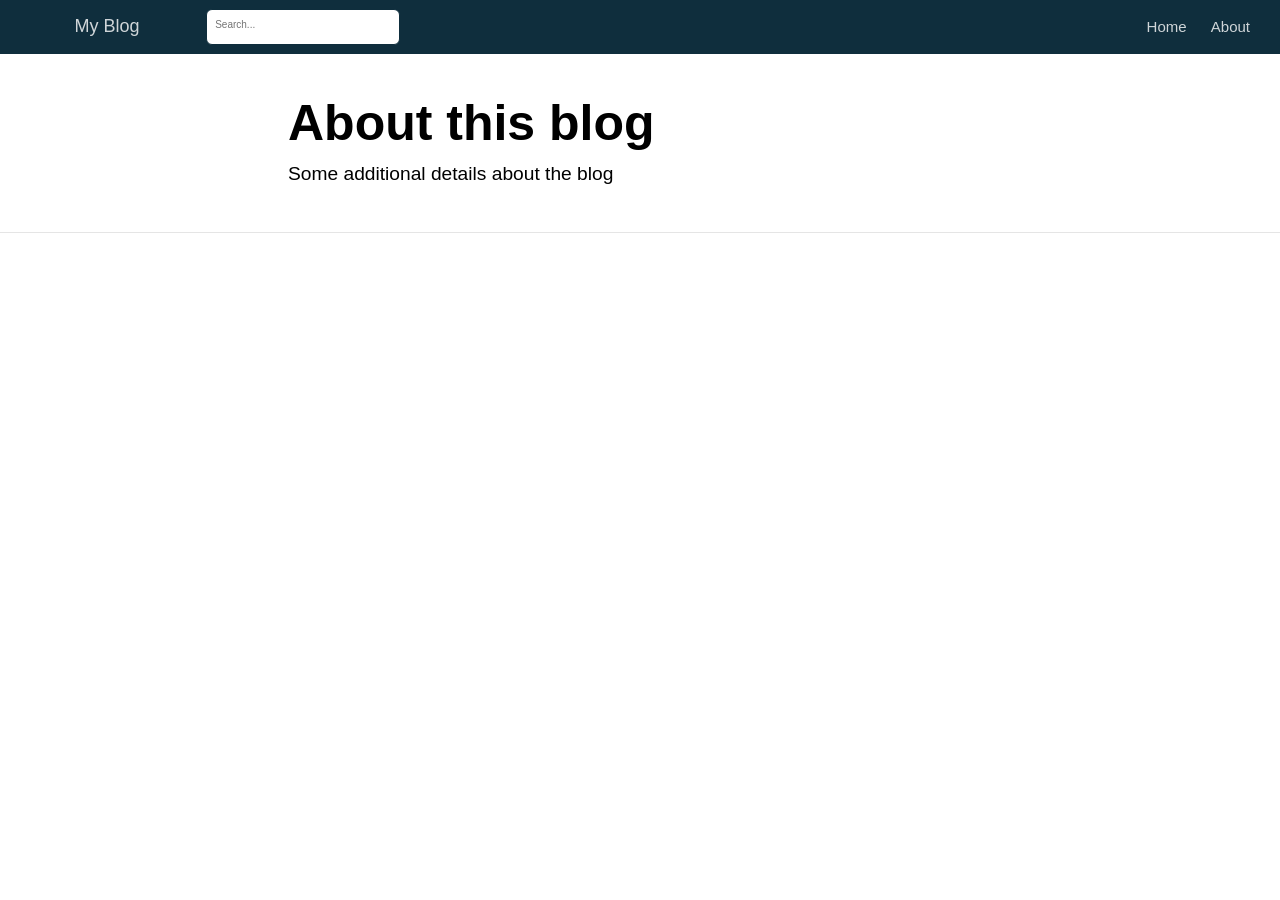
<file: _site/about.html>
<!DOCTYPE html>

<html xmlns="http://www.w3.org/1999/xhtml" lang="" xml:lang="">

<head>
  <meta charset="utf-8"/>
  <meta name="viewport" content="width=device-width, initial-scale=1"/>
  <meta http-equiv="X-UA-Compatible" content="IE=Edge,chrome=1"/>
  <meta name="generator" content="distill" />

  <style type="text/css">
  /* Hide doc at startup (prevent jankiness while JS renders/transforms) */
  body {
    visibility: hidden;
  }
  </style>

 <!--radix_placeholder_import_source-->
 <!--/radix_placeholder_import_source-->

<style type="text/css">code{white-space: pre;}</style>
<style type="text/css" data-origin="pandoc">
a.sourceLine { display: inline-block; line-height: 1.25; }
a.sourceLine { pointer-events: none; color: inherit; text-decoration: inherit; }
a.sourceLine:empty { height: 1.2em; }
.sourceCode { overflow: visible; }
code.sourceCode { white-space: pre; position: relative; }
div.sourceCode { margin: 1em 0; }
pre.sourceCode { margin: 0; }
@media screen {
div.sourceCode { overflow: auto; }
}
@media print {
code.sourceCode { white-space: pre-wrap; }
a.sourceLine { text-indent: -1em; padding-left: 1em; }
}
pre.numberSource a.sourceLine
  { position: relative; left: -4em; }
pre.numberSource a.sourceLine::before
  { content: attr(data-line-number);
    position: relative; left: -1em; text-align: right; vertical-align: baseline;
    border: none; pointer-events: all; display: inline-block;
    -webkit-touch-callout: none; -webkit-user-select: none;
    -khtml-user-select: none; -moz-user-select: none;
    -ms-user-select: none; user-select: none;
    padding: 0 4px; width: 4em;
    color: #aaaaaa;
  }
pre.numberSource { margin-left: 3em; border-left: 1px solid #aaaaaa;  padding-left: 4px; }
div.sourceCode
  { color: #00769e; background-color: #f1f3f5; }
@media screen {
a.sourceLine::before { text-decoration: underline; }
}
code span. { color: #00769e; } /* Normal */
code span.al { color: #ad0000; } /* Alert */
code span.an { color: #5e5e5e; } /* Annotation */
code span.at { color: #657422; } /* Attribute */
code span.bn { color: #ad0000; } /* BaseN */
code span.bu { } /* BuiltIn */
code span.cf { color: #00769e; } /* ControlFlow */
code span.ch { color: #20794d; } /* Char */
code span.cn { color: #8f5902; } /* Constant */
code span.co { color: #5e5e5e; } /* Comment */
code span.cv { color: #5e5e5e; font-style: italic; } /* CommentVar */
code span.do { color: #5e5e5e; font-style: italic; } /* Documentation */
code span.dt { color: #ad0000; } /* DataType */
code span.dv { color: #ad0000; } /* DecVal */
code span.er { color: #ad0000; } /* Error */
code span.ex { } /* Extension */
code span.fl { color: #ad0000; } /* Float */
code span.fu { color: #4758ab; } /* Function */
code span.im { } /* Import */
code span.in { color: #5e5e5e; } /* Information */
code span.kw { color: #00769e; } /* Keyword */
code span.op { color: #5e5e5e; } /* Operator */
code span.ot { color: #00769e; } /* Other */
code span.pp { color: #ad0000; } /* Preprocessor */
code span.sc { color: #5e5e5e; } /* SpecialChar */
code span.ss { color: #20794d; } /* SpecialString */
code span.st { color: #20794d; } /* String */
code span.va { color: #111111; } /* Variable */
code span.vs { color: #20794d; } /* VerbatimString */
code span.wa { color: #5e5e5e; font-style: italic; } /* Warning */
</style>


  <!--radix_placeholder_meta_tags-->
  <title>My Blog: About this blog</title>
  
  <meta property="description" itemprop="description" content="Some additional details about the blog"/>
  
  
  
  <!--  https://developers.facebook.com/docs/sharing/webmasters#markup -->
  <meta property="og:title" content="My Blog: About this blog"/>
  <meta property="og:type" content="article"/>
  <meta property="og:description" content="Some additional details about the blog"/>
  <meta property="og:locale" content="en_US"/>
  <meta property="og:site_name" content="My Blog"/>
  
  <!--  https://dev.twitter.com/cards/types/summary -->
  <meta property="twitter:card" content="summary"/>
  <meta property="twitter:title" content="My Blog: About this blog"/>
  <meta property="twitter:description" content="Some additional details about the blog"/>
  
  <!--/radix_placeholder_meta_tags-->
  <!--radix_placeholder_rmarkdown_metadata-->
  
  <script type="text/json" id="radix-rmarkdown-metadata">
  {"type":"list","attributes":{"names":{"type":"character","attributes":{},"value":["title","description"]}},"value":[{"type":"character","attributes":{},"value":["About this blog"]},{"type":"character","attributes":{},"value":["Some additional details about the blog"]}]}
  </script>
  <!--/radix_placeholder_rmarkdown_metadata-->
  <!--radix_placeholder_navigation_in_header-->
  <meta name="distill:offset" content=""/>
  
  <script type="application/javascript">
  
    window.headroom_prevent_pin = false;
  
    window.document.addEventListener("DOMContentLoaded", function (event) {
  
      // initialize headroom for banner
      var header = $('header').get(0);
      var headerHeight = header.offsetHeight;
      var headroom = new Headroom(header, {
        tolerance: 5,
        onPin : function() {
          if (window.headroom_prevent_pin) {
            window.headroom_prevent_pin = false;
            headroom.unpin();
          }
        }
      });
      headroom.init();
      if(window.location.hash)
        headroom.unpin();
      $(header).addClass('headroom--transition');
  
      // offset scroll location for banner on hash change
      // (see: https://github.com/WickyNilliams/headroom.js/issues/38)
      window.addEventListener("hashchange", function(event) {
        window.scrollTo(0, window.pageYOffset - (headerHeight + 25));
      });
  
      // responsive menu
      $('.distill-site-header').each(function(i, val) {
        var topnav = $(this);
        var toggle = topnav.find('.nav-toggle');
        toggle.on('click', function() {
          topnav.toggleClass('responsive');
        });
      });
  
      // nav dropdowns
      $('.nav-dropbtn').click(function(e) {
        $(this).next('.nav-dropdown-content').toggleClass('nav-dropdown-active');
        $(this).parent().siblings('.nav-dropdown')
           .children('.nav-dropdown-content').removeClass('nav-dropdown-active');
      });
      $("body").click(function(e){
        $('.nav-dropdown-content').removeClass('nav-dropdown-active');
      });
      $(".nav-dropdown").click(function(e){
        e.stopPropagation();
      });
    });
  </script>
  
  <style type="text/css">
  
  /* Theme (user-documented overrideables for nav appearance) */
  
  .distill-site-nav {
    color: rgba(255, 255, 255, 0.8);
    background-color: #0F2E3D;
    font-size: 15px;
    font-weight: 300;
  }
  
  .distill-site-nav a {
    color: inherit;
    text-decoration: none;
  }
  
  .distill-site-nav a:hover {
    color: white;
  }
  
  @media print {
    .distill-site-nav {
      display: none;
    }
  }
  
  .distill-site-header {
  
  }
  
  .distill-site-footer {
  
  }
  
  
  /* Site Header */
  
  .distill-site-header {
    width: 100%;
    box-sizing: border-box;
    z-index: 3;
  }
  
  .distill-site-header .nav-left {
    display: inline-block;
    margin-left: 8px;
  }
  
  @media screen and (max-width: 768px) {
    .distill-site-header .nav-left {
      margin-left: 0;
    }
  }
  
  
  .distill-site-header .nav-right {
    float: right;
    margin-right: 8px;
  }
  
  .distill-site-header a,
  .distill-site-header .title {
    display: inline-block;
    text-align: center;
    padding: 14px 10px 14px 10px;
  }
  
  .distill-site-header .title {
    font-size: 18px;
    min-width: 150px;
  }
  
  .distill-site-header .logo {
    padding: 0;
  }
  
  .distill-site-header .logo img {
    display: none;
    max-height: 20px;
    width: auto;
    margin-bottom: -4px;
  }
  
  .distill-site-header .nav-image img {
    max-height: 18px;
    width: auto;
    display: inline-block;
    margin-bottom: -3px;
  }
  
  
  
  @media screen and (min-width: 1000px) {
    .distill-site-header .logo img {
      display: inline-block;
    }
    .distill-site-header .nav-left {
      margin-left: 20px;
    }
    .distill-site-header .nav-right {
      margin-right: 20px;
    }
    .distill-site-header .title {
      padding-left: 12px;
    }
  }
  
  
  .distill-site-header .nav-toggle {
    display: none;
  }
  
  .nav-dropdown {
    display: inline-block;
    position: relative;
  }
  
  .nav-dropdown .nav-dropbtn {
    border: none;
    outline: none;
    color: rgba(255, 255, 255, 0.8);
    padding: 16px 10px;
    background-color: transparent;
    font-family: inherit;
    font-size: inherit;
    font-weight: inherit;
    margin: 0;
    margin-top: 1px;
    z-index: 2;
  }
  
  .nav-dropdown-content {
    display: none;
    position: absolute;
    background-color: white;
    min-width: 200px;
    border: 1px solid rgba(0,0,0,0.15);
    border-radius: 4px;
    box-shadow: 0px 8px 16px 0px rgba(0,0,0,0.1);
    z-index: 1;
    margin-top: 2px;
    white-space: nowrap;
    padding-top: 4px;
    padding-bottom: 4px;
  }
  
  .nav-dropdown-content hr {
    margin-top: 4px;
    margin-bottom: 4px;
    border: none;
    border-bottom: 1px solid rgba(0, 0, 0, 0.1);
  }
  
  .nav-dropdown-active {
    display: block;
  }
  
  .nav-dropdown-content a, .nav-dropdown-content .nav-dropdown-header {
    color: black;
    padding: 6px 24px;
    text-decoration: none;
    display: block;
    text-align: left;
  }
  
  .nav-dropdown-content .nav-dropdown-header {
    display: block;
    padding: 5px 24px;
    padding-bottom: 0;
    text-transform: uppercase;
    font-size: 14px;
    color: #999999;
    white-space: nowrap;
  }
  
  .nav-dropdown:hover .nav-dropbtn {
    color: white;
  }
  
  .nav-dropdown-content a:hover {
    background-color: #ddd;
    color: black;
  }
  
  .nav-right .nav-dropdown-content {
    margin-left: -45%;
    right: 0;
  }
  
  @media screen and (max-width: 768px) {
    .distill-site-header a, .distill-site-header .nav-dropdown  {display: none;}
    .distill-site-header a.nav-toggle {
      float: right;
      display: block;
    }
    .distill-site-header .title {
      margin-left: 0;
    }
    .distill-site-header .nav-right {
      margin-right: 0;
    }
    .distill-site-header {
      overflow: hidden;
    }
    .nav-right .nav-dropdown-content {
      margin-left: 0;
    }
  }
  
  
  @media screen and (max-width: 768px) {
    .distill-site-header.responsive {position: relative; min-height: 500px; }
    .distill-site-header.responsive a.nav-toggle {
      position: absolute;
      right: 0;
      top: 0;
    }
    .distill-site-header.responsive a,
    .distill-site-header.responsive .nav-dropdown {
      display: block;
      text-align: left;
    }
    .distill-site-header.responsive .nav-left,
    .distill-site-header.responsive .nav-right {
      width: 100%;
    }
    .distill-site-header.responsive .nav-dropdown {float: none;}
    .distill-site-header.responsive .nav-dropdown-content {position: relative;}
    .distill-site-header.responsive .nav-dropdown .nav-dropbtn {
      display: block;
      width: 100%;
      text-align: left;
    }
  }
  
  /* Site Footer */
  
  .distill-site-footer {
    width: 100%;
    overflow: hidden;
    box-sizing: border-box;
    z-index: 3;
    margin-top: 30px;
    padding-top: 30px;
    padding-bottom: 30px;
    text-align: center;
  }
  
  /* Headroom */
  
  d-title {
    padding-top: 6rem;
  }
  
  @media print {
    d-title {
      padding-top: 4rem;
    }
  }
  
  .headroom {
    z-index: 1000;
    position: fixed;
    top: 0;
    left: 0;
    right: 0;
  }
  
  .headroom--transition {
    transition: all .4s ease-in-out;
  }
  
  .headroom--unpinned {
    top: -100px;
  }
  
  .headroom--pinned {
    top: 0;
  }
  
  /* adjust viewport for navbar height */
  /* helps vertically center bootstrap (non-distill) content */
  .min-vh-100 {
    min-height: calc(100vh - 100px) !important;
  }
  
  </style>
  
  <script src="site_libs/jquery-3.6.0/jquery-3.6.0.min.js"></script>
  <link href="site_libs/font-awesome-6.4.2/css/all.min.css" rel="stylesheet"/>
  <link href="site_libs/font-awesome-6.4.2/css/v4-shims.min.css" rel="stylesheet"/>
  <script src="site_libs/headroom-0.9.4/headroom.min.js"></script>
  <script src="site_libs/autocomplete-0.37.1/autocomplete.min.js"></script>
  <script src="site_libs/fuse-6.4.1/fuse.min.js"></script>
  
  <script type="application/javascript">
  
  function getMeta(metaName) {
    var metas = document.getElementsByTagName('meta');
    for (let i = 0; i < metas.length; i++) {
      if (metas[i].getAttribute('name') === metaName) {
        return metas[i].getAttribute('content');
      }
    }
    return '';
  }
  
  function offsetURL(url) {
    var offset = getMeta('distill:offset');
    return offset ? offset + '/' + url : url;
  }
  
  function createFuseIndex() {
  
    // create fuse index
    var options = {
      keys: [
        { name: 'title', weight: 20 },
        { name: 'categories', weight: 15 },
        { name: 'description', weight: 10 },
        { name: 'contents', weight: 5 },
      ],
      ignoreLocation: true,
      threshold: 0
    };
    var fuse = new window.Fuse([], options);
  
    // fetch the main search.json
    return fetch(offsetURL('search.json'))
      .then(function(response) {
        if (response.status == 200) {
          return response.json().then(function(json) {
            // index main articles
            json.articles.forEach(function(article) {
              fuse.add(article);
            });
            // download collections and index their articles
            return Promise.all(json.collections.map(function(collection) {
              return fetch(offsetURL(collection)).then(function(response) {
                if (response.status === 200) {
                  return response.json().then(function(articles) {
                    articles.forEach(function(article) {
                      fuse.add(article);
                    });
                  })
                } else {
                  return Promise.reject(
                    new Error('Unexpected status from search index request: ' +
                              response.status)
                  );
                }
              });
            })).then(function() {
              return fuse;
            });
          });
  
        } else {
          return Promise.reject(
            new Error('Unexpected status from search index request: ' +
                        response.status)
          );
        }
      });
  }
  
  window.document.addEventListener("DOMContentLoaded", function (event) {
  
    // get search element (bail if we don't have one)
    var searchEl = window.document.getElementById('distill-search');
    if (!searchEl)
      return;
  
    createFuseIndex()
      .then(function(fuse) {
  
        // make search box visible
        searchEl.classList.remove('hidden');
  
        // initialize autocomplete
        var options = {
          autoselect: true,
          hint: false,
          minLength: 2,
        };
        window.autocomplete(searchEl, options, [{
          source: function(query, callback) {
            const searchOptions = {
              isCaseSensitive: false,
              shouldSort: true,
              minMatchCharLength: 2,
              limit: 10,
            };
            var results = fuse.search(query, searchOptions);
            callback(results
              .map(function(result) { return result.item; })
            );
          },
          templates: {
            suggestion: function(suggestion) {
              var img = suggestion.preview && Object.keys(suggestion.preview).length > 0
                ? `<img src="${offsetURL(suggestion.preview)}"</img>`
                : '';
              var html = `
                <div class="search-item">
                  <h3>${suggestion.title}</h3>
                  <div class="search-item-description">
                    ${suggestion.description || ''}
                  </div>
                  <div class="search-item-preview">
                    ${img}
                  </div>
                </div>
              `;
              return html;
            }
          }
        }]).on('autocomplete:selected', function(event, suggestion) {
          window.location.href = offsetURL(suggestion.path);
        });
        // remove inline display style on autocompleter (we want to
        // manage responsive display via css)
        $('.algolia-autocomplete').css("display", "");
      })
      .catch(function(error) {
        console.log(error);
      });
  
  });
  
  </script>
  
  <style type="text/css">
  
  .nav-search {
    font-size: x-small;
  }
  
  /* Algolioa Autocomplete */
  
  .algolia-autocomplete {
    display: inline-block;
    margin-left: 10px;
    vertical-align: sub;
    background-color: white;
    color: black;
    padding: 6px;
    padding-top: 8px;
    padding-bottom: 0;
    border-radius: 6px;
    border: 1px #0F2E3D solid;
    width: 180px;
  }
  
  
  @media screen and (max-width: 768px) {
    .distill-site-nav .algolia-autocomplete {
      display: none;
      visibility: hidden;
    }
    .distill-site-nav.responsive .algolia-autocomplete {
      display: inline-block;
      visibility: visible;
    }
    .distill-site-nav.responsive .algolia-autocomplete .aa-dropdown-menu {
      margin-left: 0;
      width: 400px;
      max-height: 400px;
    }
  }
  
  .algolia-autocomplete .aa-input, .algolia-autocomplete .aa-hint {
    width: 90%;
    outline: none;
    border: none;
  }
  
  .algolia-autocomplete .aa-hint {
    color: #999;
  }
  .algolia-autocomplete .aa-dropdown-menu {
    width: 550px;
    max-height: 70vh;
    overflow-x: visible;
    overflow-y: scroll;
    padding: 5px;
    margin-top: 3px;
    margin-left: -150px;
    background-color: #fff;
    border-radius: 5px;
    border: 1px solid #999;
    border-top: none;
  }
  
  .algolia-autocomplete .aa-dropdown-menu .aa-suggestion {
    cursor: pointer;
    padding: 5px 4px;
    border-bottom: 1px solid #eee;
  }
  
  .algolia-autocomplete .aa-dropdown-menu .aa-suggestion:last-of-type {
    border-bottom: none;
    margin-bottom: 2px;
  }
  
  .algolia-autocomplete .aa-dropdown-menu .aa-suggestion .search-item {
    overflow: hidden;
    font-size: 0.8em;
    line-height: 1.4em;
  }
  
  .algolia-autocomplete .aa-dropdown-menu .aa-suggestion .search-item h3 {
    font-size: 1rem;
    margin-block-start: 0;
    margin-block-end: 5px;
  }
  
  .algolia-autocomplete .aa-dropdown-menu .aa-suggestion .search-item-description {
    display: inline-block;
    overflow: hidden;
    height: 2.8em;
    width: 80%;
    margin-right: 4%;
  }
  
  .algolia-autocomplete .aa-dropdown-menu .aa-suggestion .search-item-preview {
    display: inline-block;
    width: 15%;
  }
  
  .algolia-autocomplete .aa-dropdown-menu .aa-suggestion .search-item-preview img {
    height: 3em;
    width: auto;
    display: none;
  }
  
  .algolia-autocomplete .aa-dropdown-menu .aa-suggestion .search-item-preview img[src] {
    display: initial;
  }
  
  .algolia-autocomplete .aa-dropdown-menu .aa-suggestion.aa-cursor {
    background-color: #eee;
  }
  .algolia-autocomplete .aa-dropdown-menu .aa-suggestion em {
    font-weight: bold;
    font-style: normal;
  }
  
  </style>
  
  
  <!--/radix_placeholder_navigation_in_header-->
  <!--radix_placeholder_distill-->
  
  <style type="text/css">
  
  body {
    background-color: white;
  }
  
  .pandoc-table {
    width: 100%;
  }
  
  .pandoc-table>caption {
    margin-bottom: 10px;
  }
  
  .pandoc-table th:not([align]) {
    text-align: left;
  }
  
  .pagedtable-footer {
    font-size: 15px;
  }
  
  d-byline .byline {
    grid-template-columns: 2fr 2fr;
  }
  
  d-byline .byline h3 {
    margin-block-start: 1.5em;
  }
  
  d-byline .byline .authors-affiliations h3 {
    margin-block-start: 0.5em;
  }
  
  .authors-affiliations .orcid-id {
    width: 16px;
    height:16px;
    margin-left: 4px;
    margin-right: 4px;
    vertical-align: middle;
    padding-bottom: 2px;
  }
  
  d-title .dt-tags {
    margin-top: 1em;
    grid-column: text;
  }
  
  .dt-tags .dt-tag {
    text-decoration: none;
    display: inline-block;
    color: rgba(0,0,0,0.6);
    padding: 0em 0.4em;
    margin-right: 0.5em;
    margin-bottom: 0.4em;
    font-size: 70%;
    border: 1px solid rgba(0,0,0,0.2);
    border-radius: 3px;
    text-transform: uppercase;
    font-weight: 500;
  }
  
  d-article table.gt_table td,
  d-article table.gt_table th {
    border-bottom: none;
    font-size: 100%;
  }
  
  .html-widget {
    margin-bottom: 2.0em;
  }
  
  .l-screen-inset {
    padding-right: 16px;
  }
  
  .l-screen .caption {
    margin-left: 10px;
  }
  
  .shaded {
    background: rgb(247, 247, 247);
    padding-top: 20px;
    padding-bottom: 20px;
    border-top: 1px solid rgba(0, 0, 0, 0.1);
    border-bottom: 1px solid rgba(0, 0, 0, 0.1);
  }
  
  .shaded .html-widget {
    margin-bottom: 0;
    border: 1px solid rgba(0, 0, 0, 0.1);
  }
  
  .shaded .shaded-content {
    background: white;
  }
  
  .text-output {
    margin-top: 0;
    line-height: 1.5em;
  }
  
  .hidden {
    display: none !important;
  }
  
  hr.section-separator {
    border: none;
    border-top: 1px solid rgba(0, 0, 0, 0.1);
    margin: 0px;
  }
  
  
  d-byline {
    border-top: none;
  }
  
  d-article {
    padding-top: 2.5rem;
    padding-bottom: 30px;
    border-top: none;
  }
  
  d-appendix {
    padding-top: 30px;
  }
  
  d-article>p>img {
    width: 100%;
  }
  
  d-article h2 {
    margin: 1rem 0 1.5rem 0;
  }
  
  d-article h3 {
    margin-top: 1.5rem;
  }
  
  d-article iframe {
    border: 1px solid rgba(0, 0, 0, 0.1);
    margin-bottom: 2.0em;
    width: 100%;
  }
  
  /* Tweak code blocks */
  
  d-article div.sourceCode code,
  d-article pre code {
    font-family: Consolas, Monaco, 'Andale Mono', 'Ubuntu Mono', monospace;
  }
  
  d-article pre,
  d-article div.sourceCode,
  d-article div.sourceCode pre {
    overflow: auto;
  }
  
  d-article div.sourceCode {
    background-color: white;
  }
  
  d-article div.sourceCode pre {
    padding-left: 10px;
    font-size: 12px;
    border-left: 2px solid rgba(0,0,0,0.1);
  }
  
  d-article pre {
    font-size: 12px;
    color: black;
    background: none;
    margin-top: 0;
    text-align: left;
    white-space: pre;
    word-spacing: normal;
    word-break: normal;
    word-wrap: normal;
    line-height: 1.5;
  
    -moz-tab-size: 4;
    -o-tab-size: 4;
    tab-size: 4;
  
    -webkit-hyphens: none;
    -moz-hyphens: none;
    -ms-hyphens: none;
    hyphens: none;
  }
  
  d-article pre a {
    border-bottom: none;
  }
  
  d-article pre a:hover {
    border-bottom: none;
    text-decoration: underline;
  }
  
  d-article details {
    grid-column: text;
    margin-bottom: 0.8em;
  }
  
  @media(min-width: 768px) {
  
  d-article pre,
  d-article div.sourceCode,
  d-article div.sourceCode pre {
    overflow: visible !important;
  }
  
  d-article div.sourceCode pre {
    padding-left: 18px;
    font-size: 14px;
  }
  
  /* tweak for Pandoc numbered line within distill */
  d-article pre.numberSource code > span {
      left: -2em;
  }
  
  d-article pre {
    font-size: 14px;
  }
  
  }
  
  figure img.external {
    background: white;
    border: 1px solid rgba(0, 0, 0, 0.1);
    box-shadow: 0 1px 8px rgba(0, 0, 0, 0.1);
    padding: 18px;
    box-sizing: border-box;
  }
  
  /* CSS for d-contents */
  
  .d-contents {
    grid-column: text;
    color: rgba(0,0,0,0.8);
    font-size: 0.9em;
    padding-bottom: 1em;
    margin-bottom: 1em;
    padding-bottom: 0.5em;
    margin-bottom: 1em;
    padding-left: 0.25em;
    justify-self: start;
  }
  
  @media(min-width: 1000px) {
    .d-contents.d-contents-float {
      height: 0;
      grid-column-start: 1;
      grid-column-end: 4;
      justify-self: center;
      padding-right: 3em;
      padding-left: 2em;
    }
  }
  
  .d-contents nav h3 {
    font-size: 18px;
    margin-top: 0;
    margin-bottom: 1em;
  }
  
  .d-contents li {
    list-style-type: none
  }
  
  .d-contents nav > ul {
    padding-left: 0;
  }
  
  .d-contents ul {
    padding-left: 1em
  }
  
  .d-contents nav ul li {
    margin-top: 0.6em;
    margin-bottom: 0.2em;
  }
  
  .d-contents nav a {
    font-size: 13px;
    border-bottom: none;
    text-decoration: none
    color: rgba(0, 0, 0, 0.8);
  }
  
  .d-contents nav a:hover {
    text-decoration: underline solid rgba(0, 0, 0, 0.6)
  }
  
  .d-contents nav > ul > li > a {
    font-weight: 600;
  }
  
  .d-contents nav > ul > li > ul {
    font-weight: inherit;
  }
  
  .d-contents nav > ul > li > ul > li {
    margin-top: 0.2em;
  }
  
  
  .d-contents nav ul {
    margin-top: 0;
    margin-bottom: 0.25em;
  }
  
  .d-article-with-toc h2:nth-child(2) {
    margin-top: 0;
  }
  
  
  /* Figure */
  
  .figure {
    position: relative;
    margin-bottom: 2.5em;
    margin-top: 1.5em;
  }
  
  .figure .caption {
    color: rgba(0, 0, 0, 0.6);
    font-size: 12px;
    line-height: 1.5em;
  }
  
  .figure img.external {
    background: white;
    border: 1px solid rgba(0, 0, 0, 0.1);
    box-shadow: 0 1px 8px rgba(0, 0, 0, 0.1);
    padding: 18px;
    box-sizing: border-box;
  }
  
  .figure .caption a {
    color: rgba(0, 0, 0, 0.6);
  }
  
  .figure .caption b,
  .figure .caption strong, {
    font-weight: 600;
    color: rgba(0, 0, 0, 1.0);
  }
  
  /* Citations */
  
  d-article .citation {
    color: inherit;
    cursor: inherit;
  }
  
  div.hanging-indent{
    margin-left: 1em; text-indent: -1em;
  }
  
  /* Citation hover box */
  
  .tippy-box[data-theme~=light-border] {
    background-color: rgba(250, 250, 250, 0.95);
  }
  
  .tippy-content > p {
    margin-bottom: 0;
    padding: 2px;
  }
  
  
  /* Tweak 1000px media break to show more text */
  
  @media(min-width: 1000px) {
    .base-grid,
    distill-header,
    d-title,
    d-abstract,
    d-article,
    d-appendix,
    distill-appendix,
    d-byline,
    d-footnote-list,
    d-citation-list,
    distill-footer {
      grid-template-columns: [screen-start] 1fr [page-start kicker-start] 80px [middle-start] 50px [text-start kicker-end] 65px 65px 65px 65px 65px 65px 65px 65px [text-end gutter-start] 65px [middle-end] 65px [page-end gutter-end] 1fr [screen-end];
      grid-column-gap: 16px;
    }
  
    .grid {
      grid-column-gap: 16px;
    }
  
    d-article {
      font-size: 1.06rem;
      line-height: 1.7em;
    }
    figure .caption, .figure .caption, figure figcaption {
      font-size: 13px;
    }
  }
  
  @media(min-width: 1180px) {
    .base-grid,
    distill-header,
    d-title,
    d-abstract,
    d-article,
    d-appendix,
    distill-appendix,
    d-byline,
    d-footnote-list,
    d-citation-list,
    distill-footer {
      grid-template-columns: [screen-start] 1fr [page-start kicker-start] 60px [middle-start] 60px [text-start kicker-end] 60px 60px 60px 60px 60px 60px 60px 60px [text-end gutter-start] 60px [middle-end] 60px [page-end gutter-end] 1fr [screen-end];
      grid-column-gap: 32px;
    }
  
    .grid {
      grid-column-gap: 32px;
    }
  }
  
  
  /* Get the citation styles for the appendix (not auto-injected on render since
     we do our own rendering of the citation appendix) */
  
  d-appendix .citation-appendix,
  .d-appendix .citation-appendix {
    font-size: 11px;
    line-height: 15px;
    border-left: 1px solid rgba(0, 0, 0, 0.1);
    padding-left: 18px;
    border: 1px solid rgba(0,0,0,0.1);
    background: rgba(0, 0, 0, 0.02);
    padding: 10px 18px;
    border-radius: 3px;
    color: rgba(150, 150, 150, 1);
    overflow: hidden;
    margin-top: -12px;
    white-space: pre-wrap;
    word-wrap: break-word;
  }
  
  /* Include appendix styles here so they can be overridden */
  
  d-appendix {
    contain: layout style;
    font-size: 0.8em;
    line-height: 1.7em;
    margin-top: 60px;
    margin-bottom: 0;
    border-top: 1px solid rgba(0, 0, 0, 0.1);
    color: rgba(0,0,0,0.5);
    padding-top: 60px;
    padding-bottom: 48px;
  }
  
  d-appendix h3 {
    grid-column: page-start / text-start;
    font-size: 15px;
    font-weight: 500;
    margin-top: 1em;
    margin-bottom: 0;
    color: rgba(0,0,0,0.65);
  }
  
  d-appendix h3 + * {
    margin-top: 1em;
  }
  
  d-appendix ol {
    padding: 0 0 0 15px;
  }
  
  @media (min-width: 768px) {
    d-appendix ol {
      padding: 0 0 0 30px;
      margin-left: -30px;
    }
  }
  
  d-appendix li {
    margin-bottom: 1em;
  }
  
  d-appendix a {
    color: rgba(0, 0, 0, 0.6);
  }
  
  d-appendix > * {
    grid-column: text;
  }
  
  d-appendix > d-footnote-list,
  d-appendix > d-citation-list,
  d-appendix > distill-appendix {
    grid-column: screen;
  }
  
  /* Include footnote styles here so they can be overridden */
  
  d-footnote-list {
    contain: layout style;
  }
  
  d-footnote-list > * {
    grid-column: text;
  }
  
  d-footnote-list a.footnote-backlink {
    color: rgba(0,0,0,0.3);
    padding-left: 0.5em;
  }
  
  
  
  /* Anchor.js */
  
  .anchorjs-link {
    /*transition: all .25s linear; */
    text-decoration: none;
    border-bottom: none;
  }
  *:hover > .anchorjs-link {
    margin-left: -1.125em !important;
    text-decoration: none;
    border-bottom: none;
  }
  
  /* Social footer */
  
  .social_footer {
    margin-top: 30px;
    margin-bottom: 0;
    color: rgba(0,0,0,0.67);
  }
  
  .disqus-comments {
    margin-right: 30px;
  }
  
  .disqus-comment-count {
    border-bottom: 1px solid rgba(0, 0, 0, 0.4);
    cursor: pointer;
  }
  
  #disqus_thread {
    margin-top: 30px;
  }
  
  .article-sharing a {
    border-bottom: none;
    margin-right: 8px;
  }
  
  .article-sharing a:hover {
    border-bottom: none;
  }
  
  .sidebar-section.subscribe {
    font-size: 12px;
    line-height: 1.6em;
  }
  
  .subscribe p {
    margin-bottom: 0.5em;
  }
  
  
  .article-footer .subscribe {
    font-size: 15px;
    margin-top: 45px;
  }
  
  
  .sidebar-section.custom {
    font-size: 12px;
    line-height: 1.6em;
  }
  
  .custom p {
    margin-bottom: 0.5em;
  }
  
  /* Styles for listing layout (hide title) */
  .layout-listing d-title, .layout-listing .d-title {
    display: none;
  }
  
  /* Styles for posts lists (not auto-injected) */
  
  
  .posts-with-sidebar {
    padding-left: 45px;
    padding-right: 45px;
  }
  
  .posts-list .description h2,
  .posts-list .description p {
    font-family: -apple-system, BlinkMacSystemFont, "Segoe UI", Roboto, Oxygen, Ubuntu, Cantarell, "Fira Sans", "Droid Sans", "Helvetica Neue", Arial, sans-serif;
  }
  
  .posts-list .description h2 {
    font-weight: 700;
    border-bottom: none;
    padding-bottom: 0;
  }
  
  .posts-list h2.post-tag {
    border-bottom: 1px solid rgba(0, 0, 0, 0.2);
    padding-bottom: 12px;
  }
  .posts-list {
    margin-top: 60px;
    margin-bottom: 24px;
  }
  
  .posts-list .post-preview {
    text-decoration: none;
    overflow: hidden;
    display: block;
    border-bottom: 1px solid rgba(0, 0, 0, 0.1);
    padding: 24px 0;
  }
  
  .post-preview-last {
    border-bottom: none !important;
  }
  
  .posts-list .posts-list-caption {
    grid-column: screen;
    font-weight: 400;
  }
  
  .posts-list .post-preview h2 {
    margin: 0 0 6px 0;
    line-height: 1.2em;
    font-style: normal;
    font-size: 24px;
  }
  
  .posts-list .post-preview p {
    margin: 0 0 12px 0;
    line-height: 1.4em;
    font-size: 16px;
  }
  
  .posts-list .post-preview .thumbnail {
    box-sizing: border-box;
    margin-bottom: 24px;
    position: relative;
    max-width: 500px;
  }
  .posts-list .post-preview img {
    width: 100%;
    display: block;
  }
  
  .posts-list .metadata {
    font-size: 12px;
    line-height: 1.4em;
    margin-bottom: 18px;
  }
  
  .posts-list .metadata > * {
    display: inline-block;
  }
  
  .posts-list .metadata .publishedDate {
    margin-right: 2em;
  }
  
  .posts-list .metadata .dt-authors {
    display: block;
    margin-top: 0.3em;
    margin-right: 2em;
  }
  
  .posts-list .dt-tags {
    display: block;
    line-height: 1em;
  }
  
  .posts-list .dt-tags .dt-tag {
    display: inline-block;
    color: rgba(0,0,0,0.6);
    padding: 0.3em 0.4em;
    margin-right: 0.2em;
    margin-bottom: 0.4em;
    font-size: 60%;
    border: 1px solid rgba(0,0,0,0.2);
    border-radius: 3px;
    text-transform: uppercase;
    font-weight: 500;
  }
  
  .posts-list img {
    opacity: 1;
  }
  
  .posts-list img[data-src] {
    opacity: 0;
  }
  
  .posts-more {
    clear: both;
  }
  
  
  .posts-sidebar {
    font-size: 16px;
  }
  
  .posts-sidebar h3 {
    font-size: 16px;
    margin-top: 0;
    margin-bottom: 0.5em;
    font-weight: 400;
    text-transform: uppercase;
  }
  
  .sidebar-section {
    margin-bottom: 30px;
  }
  
  .categories ul {
    list-style-type: none;
    margin: 0;
    padding: 0;
  }
  
  .categories li {
    color: rgba(0, 0, 0, 0.8);
    margin-bottom: 0;
  }
  
  .categories li>a {
    border-bottom: none;
  }
  
  .categories li>a:hover {
    border-bottom: 1px solid rgba(0, 0, 0, 0.4);
  }
  
  .categories .active {
    font-weight: 600;
  }
  
  .categories .category-count {
    color: rgba(0, 0, 0, 0.4);
  }
  
  
  @media(min-width: 768px) {
    .posts-list .post-preview h2 {
      font-size: 26px;
    }
    .posts-list .post-preview .thumbnail {
      float: right;
      width: 30%;
      margin-bottom: 0;
    }
    .posts-list .post-preview .description {
      float: left;
      width: 45%;
    }
    .posts-list .post-preview .metadata {
      float: left;
      width: 20%;
      margin-top: 8px;
    }
    .posts-list .post-preview p {
      margin: 0 0 12px 0;
      line-height: 1.5em;
      font-size: 16px;
    }
    .posts-with-sidebar .posts-list {
      float: left;
      width: 75%;
    }
    .posts-with-sidebar .posts-sidebar {
      float: right;
      width: 20%;
      margin-top: 60px;
      padding-top: 24px;
      padding-bottom: 24px;
    }
  }
  
  
  /* Improve display for browsers without grid (IE/Edge <= 15) */
  
  .downlevel {
    line-height: 1.6em;
    font-family: -apple-system, BlinkMacSystemFont, "Segoe UI", Roboto, Oxygen, Ubuntu, Cantarell, "Fira Sans", "Droid Sans", "Helvetica Neue", Arial, sans-serif;
    margin: 0;
  }
  
  .downlevel .d-title {
    padding-top: 6rem;
    padding-bottom: 1.5rem;
  }
  
  .downlevel .d-title h1 {
    font-size: 50px;
    font-weight: 700;
    line-height: 1.1em;
    margin: 0 0 0.5rem;
  }
  
  .downlevel .d-title p {
    font-weight: 300;
    font-size: 1.2rem;
    line-height: 1.55em;
    margin-top: 0;
  }
  
  .downlevel .d-byline {
    padding-top: 0.8em;
    padding-bottom: 0.8em;
    font-size: 0.8rem;
    line-height: 1.8em;
  }
  
  .downlevel .section-separator {
    border: none;
    border-top: 1px solid rgba(0, 0, 0, 0.1);
  }
  
  .downlevel .d-article {
    font-size: 1.06rem;
    line-height: 1.7em;
    padding-top: 1rem;
    padding-bottom: 2rem;
  }
  
  
  .downlevel .d-appendix {
    padding-left: 0;
    padding-right: 0;
    max-width: none;
    font-size: 0.8em;
    line-height: 1.7em;
    margin-bottom: 0;
    color: rgba(0,0,0,0.5);
    padding-top: 40px;
    padding-bottom: 48px;
  }
  
  .downlevel .footnotes ol {
    padding-left: 13px;
  }
  
  .downlevel .base-grid,
  .downlevel .distill-header,
  .downlevel .d-title,
  .downlevel .d-abstract,
  .downlevel .d-article,
  .downlevel .d-appendix,
  .downlevel .distill-appendix,
  .downlevel .d-byline,
  .downlevel .d-footnote-list,
  .downlevel .d-citation-list,
  .downlevel .distill-footer,
  .downlevel .appendix-bottom,
  .downlevel .posts-container {
    padding-left: 40px;
    padding-right: 40px;
  }
  
  @media(min-width: 768px) {
    .downlevel .base-grid,
    .downlevel .distill-header,
    .downlevel .d-title,
    .downlevel .d-abstract,
    .downlevel .d-article,
    .downlevel .d-appendix,
    .downlevel .distill-appendix,
    .downlevel .d-byline,
    .downlevel .d-footnote-list,
    .downlevel .d-citation-list,
    .downlevel .distill-footer,
    .downlevel .appendix-bottom,
    .downlevel .posts-container {
    padding-left: 150px;
    padding-right: 150px;
    max-width: 900px;
  }
  }
  
  .downlevel pre code {
    display: block;
    border-left: 2px solid rgba(0, 0, 0, .1);
    padding: 0 0 0 20px;
    font-size: 14px;
  }
  
  .downlevel code, .downlevel pre {
    color: black;
    background: none;
    font-family: Consolas, Monaco, 'Andale Mono', 'Ubuntu Mono', monospace;
    text-align: left;
    white-space: pre;
    word-spacing: normal;
    word-break: normal;
    word-wrap: normal;
    line-height: 1.5;
  
    -moz-tab-size: 4;
    -o-tab-size: 4;
    tab-size: 4;
  
    -webkit-hyphens: none;
    -moz-hyphens: none;
    -ms-hyphens: none;
    hyphens: none;
  }
  
  .downlevel .posts-list .post-preview {
    color: inherit;
  }
  
  
  
  </style>
  
  <script type="application/javascript">
  
  function is_downlevel_browser() {
    if (bowser.isUnsupportedBrowser({ msie: "12", msedge: "16"},
                                   window.navigator.userAgent)) {
      return true;
    } else {
      return window.load_distill_framework === undefined;
    }
  }
  
  // show body when load is complete
  function on_load_complete() {
  
    // add anchors
    if (window.anchors) {
      window.anchors.options.placement = 'left';
      window.anchors.add('d-article > h2, d-article > h3, d-article > h4, d-article > h5');
    }
  
  
    // set body to visible
    document.body.style.visibility = 'visible';
  
    // force redraw for leaflet widgets
    if (window.HTMLWidgets) {
      var maps = window.HTMLWidgets.findAll(".leaflet");
      $.each(maps, function(i, el) {
        var map = this.getMap();
        map.invalidateSize();
        map.eachLayer(function(layer) {
          if (layer instanceof L.TileLayer)
            layer.redraw();
        });
      });
    }
  
    // trigger 'shown' so htmlwidgets resize
    $('d-article').trigger('shown');
  }
  
  function init_distill() {
  
    init_common();
  
    // create front matter
    var front_matter = $('<d-front-matter></d-front-matter>');
    $('#distill-front-matter').wrap(front_matter);
  
    // create d-title
    $('.d-title').changeElementType('d-title');
  
    // separator
    var separator = '<hr class="section-separator" style="clear: both"/>';
    // prepend separator above appendix
    $('.d-byline').before(separator);
    $('.d-article').before(separator);
  
    // create d-byline
    var byline = $('<d-byline></d-byline>');
    $('.d-byline').replaceWith(byline);
  
    // create d-article
    var article = $('<d-article></d-article>');
    $('.d-article').wrap(article).children().unwrap();
  
    // move posts container into article
    $('.posts-container').appendTo($('d-article'));
  
    // create d-appendix
    $('.d-appendix').changeElementType('d-appendix');
  
    // flag indicating that we have appendix items
    var appendix = $('.appendix-bottom').children('h3').length > 0;
  
    // replace footnotes with <d-footnote>
    $('.footnote-ref').each(function(i, val) {
      appendix = true;
      var href = $(this).attr('href');
      var id = href.replace('#', '');
      var fn = $('#' + id);
      var fn_p = $('#' + id + '>p');
      fn_p.find('.footnote-back').remove();
      var text = fn_p.html();
      var dtfn = $('<d-footnote></d-footnote>');
      dtfn.html(text);
      $(this).replaceWith(dtfn);
    });
    // remove footnotes
    $('.footnotes').remove();
  
    // move refs into #references-listing
    $('#references-listing').replaceWith($('#refs'));
  
    $('h1.appendix, h2.appendix').each(function(i, val) {
      $(this).changeElementType('h3');
    });
    $('h3.appendix').each(function(i, val) {
      var id = $(this).attr('id');
      $('.d-contents a[href="#' + id + '"]').parent().remove();
      appendix = true;
      $(this).nextUntil($('h1, h2, h3')).addBack().appendTo($('d-appendix'));
    });
  
    // show d-appendix if we have appendix content
    $("d-appendix").css('display', appendix ? 'grid' : 'none');
  
    // localize layout chunks to just output
    $('.layout-chunk').each(function(i, val) {
  
      // capture layout
      var layout = $(this).attr('data-layout');
  
      // apply layout to markdown level block elements
      var elements = $(this).children().not('details, div.sourceCode, pre, script');
      elements.each(function(i, el) {
        var layout_div = $('<div class="' + layout + '"></div>');
        if (layout_div.hasClass('shaded')) {
          var shaded_content = $('<div class="shaded-content"></div>');
          $(this).wrap(shaded_content);
          $(this).parent().wrap(layout_div);
        } else {
          $(this).wrap(layout_div);
        }
      });
  
  
      // unwrap the layout-chunk div
      $(this).children().unwrap();
    });
  
    // remove code block used to force  highlighting css
    $('.distill-force-highlighting-css').parent().remove();
  
    // remove empty line numbers inserted by pandoc when using a
    // custom syntax highlighting theme, except when numbering line
    // in code chunk
    $('pre:not(.numberLines) code.sourceCode a:empty').remove();
  
    // load distill framework
    load_distill_framework();
  
    // wait for window.distillRunlevel == 4 to do post processing
    function distill_post_process() {
  
      if (!window.distillRunlevel || window.distillRunlevel < 4)
        return;
  
      // hide author/affiliations entirely if we have no authors
      var front_matter = JSON.parse($("#distill-front-matter").html());
      var have_authors = front_matter.authors && front_matter.authors.length > 0;
      if (!have_authors)
        $('d-byline').addClass('hidden');
  
      // article with toc class
      $('.d-contents').parent().addClass('d-article-with-toc');
  
      // strip links that point to #
      $('.authors-affiliations').find('a[href="#"]').removeAttr('href');
  
      // add orcid ids
      $('.authors-affiliations').find('.author').each(function(i, el) {
        var orcid_id = front_matter.authors[i].orcidID;
        var author_name = front_matter.authors[i].author
        if (orcid_id) {
          var a = $('<a></a>');
          a.attr('href', 'https://orcid.org/' + orcid_id);
          var img = $('<img></img>');
          img.addClass('orcid-id');
          img.attr('alt', author_name ? 'ORCID ID for ' + author_name : 'ORCID ID');
          img.attr('src','[data-uri]');
          a.append(img);
          $(this).append(a);
        }
      });
  
      // hide elements of author/affiliations grid that have no value
      function hide_byline_column(caption) {
        $('d-byline').find('h3:contains("' + caption + '")').parent().css('visibility', 'hidden');
      }
  
      // affiliations
      var have_affiliations = false;
      for (var i = 0; i<front_matter.authors.length; ++i) {
        var author = front_matter.authors[i];
        if (author.affiliation !== "&nbsp;") {
          have_affiliations = true;
          break;
        }
      }
      if (!have_affiliations)
        $('d-byline').find('h3:contains("Affiliations")').css('visibility', 'hidden');
  
      // published date
      if (!front_matter.publishedDate)
        hide_byline_column("Published");
  
      // document object identifier
      var doi = $('d-byline').find('h3:contains("DOI")');
      var doi_p = doi.next().empty();
      if (!front_matter.doi) {
        // if we have a citation and valid citationText then link to that
        if ($('#citation').length > 0 && front_matter.citationText) {
          doi.html('Citation');
          $('<a href="#citation"></a>')
            .text(front_matter.citationText)
            .appendTo(doi_p);
        } else {
          hide_byline_column("DOI");
        }
      } else {
        $('<a></a>')
           .attr('href', "https://doi.org/" + front_matter.doi)
           .html(front_matter.doi)
           .appendTo(doi_p);
      }
  
       // change plural form of authors/affiliations
      if (front_matter.authors.length === 1) {
        var grid = $('.authors-affiliations');
        grid.children('h3:contains("Authors")').text('Author');
        grid.children('h3:contains("Affiliations")').text('Affiliation');
      }
  
      // remove d-appendix and d-footnote-list local styles
      $('d-appendix > style:first-child').remove();
      $('d-footnote-list > style:first-child').remove();
  
      // move appendix-bottom entries to the bottom
      $('.appendix-bottom').appendTo('d-appendix').children().unwrap();
      $('.appendix-bottom').remove();
  
      // hoverable references
      $('span.citation[data-cites]').each(function() {
        const citeChild = $(this).children()[0]
        // Do not process if @xyz has been used without escaping and without bibliography activated
        // https://github.com/rstudio/distill/issues/466
        if (citeChild === undefined) return true
  
        if (citeChild.nodeName == "D-FOOTNOTE") {
          var fn = citeChild
          $(this).html(fn.shadowRoot.querySelector("sup"))
          $(this).id = fn.id
          fn.remove()
        }
        var refs = $(this).attr('data-cites').split(" ");
        var refHtml = refs.map(function(ref) {
          // Could use CSS.escape too here, we insure backward compatibility in navigator
          return "<p>" + $('div[id="ref-' + ref + '"]').html() + "</p>";
        }).join("\n");
        window.tippy(this, {
          allowHTML: true,
          content: refHtml,
          maxWidth: 500,
          interactive: true,
          interactiveBorder: 10,
          theme: 'light-border',
          placement: 'bottom-start'
        });
      });
  
      // fix footnotes in tables (#411)
      // replacing broken distill.pub feature
      $('table d-footnote').each(function() {
        // we replace internal showAtNode methode which is triggered when hovering a footnote
        this.hoverBox.showAtNode = function(node) {
          // ported from https://github.com/distillpub/template/pull/105/files
          calcOffset = function(elem) {
              let x = elem.offsetLeft;
              let y = elem.offsetTop;
              // Traverse upwards until an `absolute` element is found or `elem`
              // becomes null.
              while (elem = elem.offsetParent && elem.style.position != 'absolute') {
                  x += elem.offsetLeft;
                  y += elem.offsetTop;
              }
  
              return { left: x, top: y };
          }
          // https://developer.mozilla.org/en-US/docs/Web/API/HTMLElement/offsetTop
          const bbox = node.getBoundingClientRect();
          const offset = calcOffset(node);
          this.show([offset.left + bbox.width, offset.top + bbox.height]);
        }
      })
  
      // clear polling timer
      clearInterval(tid);
  
      // show body now that everything is ready
      on_load_complete();
    }
  
    var tid = setInterval(distill_post_process, 50);
    distill_post_process();
  
  }
  
  function init_downlevel() {
  
    init_common();
  
     // insert hr after d-title
    $('.d-title').after($('<hr class="section-separator"/>'));
  
    // check if we have authors
    var front_matter = JSON.parse($("#distill-front-matter").html());
    var have_authors = front_matter.authors && front_matter.authors.length > 0;
  
    // manage byline/border
    if (!have_authors)
      $('.d-byline').remove();
    $('.d-byline').after($('<hr class="section-separator"/>'));
    $('.d-byline a').remove();
  
    // remove toc
    $('.d-contents').remove();
  
    // move appendix elements
    $('h1.appendix, h2.appendix').each(function(i, val) {
      $(this).changeElementType('h3');
    });
    $('h3.appendix').each(function(i, val) {
      $(this).nextUntil($('h1, h2, h3')).addBack().appendTo($('.d-appendix'));
    });
  
  
    // inject headers into references and footnotes
    var refs_header = $('<h3></h3>');
    refs_header.text('References');
    $('#refs').prepend(refs_header);
  
    var footnotes_header = $('<h3></h3');
    footnotes_header.text('Footnotes');
    $('.footnotes').children('hr').first().replaceWith(footnotes_header);
  
    // move appendix-bottom entries to the bottom
    $('.appendix-bottom').appendTo('.d-appendix').children().unwrap();
    $('.appendix-bottom').remove();
  
    // remove appendix if it's empty
    if ($('.d-appendix').children().length === 0)
      $('.d-appendix').remove();
  
    // prepend separator above appendix
    $('.d-appendix').before($('<hr class="section-separator" style="clear: both"/>'));
  
    // trim code
    $('pre>code').each(function(i, val) {
      $(this).html($.trim($(this).html()));
    });
  
    // move posts-container right before article
    $('.posts-container').insertBefore($('.d-article'));
  
    $('body').addClass('downlevel');
  
    on_load_complete();
  }
  
  
  function init_common() {
  
    // jquery plugin to change element types
    (function($) {
      $.fn.changeElementType = function(newType) {
        var attrs = {};
  
        $.each(this[0].attributes, function(idx, attr) {
          attrs[attr.nodeName] = attr.nodeValue;
        });
  
        this.replaceWith(function() {
          return $("<" + newType + "/>", attrs).append($(this).contents());
        });
      };
    })(jQuery);
  
    // prevent underline for linked images
    $('a > img').parent().css({'border-bottom' : 'none'});
  
    // mark non-body figures created by knitr chunks as 100% width
    $('.layout-chunk').each(function(i, val) {
      var figures = $(this).find('img, .html-widget');
      // ignore leaflet img layers (#106)
      figures = figures.filter(':not(img[class*="leaflet"])')
      if ($(this).attr('data-layout') !== "l-body") {
        figures.css('width', '100%');
      } else {
        figures.css('max-width', '100%');
        figures.filter("[width]").each(function(i, val) {
          var fig = $(this);
          fig.css('width', fig.attr('width') + 'px');
        });
  
      }
    });
  
    // auto-append index.html to post-preview links in file: protocol
    // and in rstudio ide preview
    $('.post-preview').each(function(i, val) {
      if (window.location.protocol === "file:")
        $(this).attr('href', $(this).attr('href') + "index.html");
    });
  
    // get rid of index.html references in header
    if (window.location.protocol !== "file:") {
      $('.distill-site-header a[href]').each(function(i,val) {
        $(this).attr('href', $(this).attr('href').replace(/^index[.]html/, "./"));
      });
    }
  
    // add class to pandoc style tables
    $('tr.header').parent('thead').parent('table').addClass('pandoc-table');
    $('.kable-table').children('table').addClass('pandoc-table');
  
    // add figcaption style to table captions
    $('caption').parent('table').addClass("figcaption");
  
    // initialize posts list
    if (window.init_posts_list)
      window.init_posts_list();
  
    // implmement disqus comment link
    $('.disqus-comment-count').click(function() {
      window.headroom_prevent_pin = true;
      $('#disqus_thread').toggleClass('hidden');
      if (!$('#disqus_thread').hasClass('hidden')) {
        var offset = $(this).offset();
        $(window).resize();
        $('html, body').animate({
          scrollTop: offset.top - 35
        });
      }
    });
  }
  
  document.addEventListener('DOMContentLoaded', function() {
    if (is_downlevel_browser())
      init_downlevel();
    else
      window.addEventListener('WebComponentsReady', init_distill);
  });
  
  </script>
  
  <!--/radix_placeholder_distill-->
  <script src="site_libs/popper-2.6.0/popper.min.js"></script>
  <link href="site_libs/tippy-6.2.7/tippy.css" rel="stylesheet" />
  <link href="site_libs/tippy-6.2.7/tippy-light-border.css" rel="stylesheet" />
  <script src="site_libs/tippy-6.2.7/tippy.umd.min.js"></script>
  <script src="site_libs/anchor-4.2.2/anchor.min.js"></script>
  <script src="site_libs/bowser-1.9.3/bowser.min.js"></script>
  <script src="site_libs/webcomponents-2.0.0/webcomponents.js"></script>
  <script src="site_libs/distill-2.2.21/template.v2.js"></script>
  <!--radix_placeholder_site_in_header-->
  <!--/radix_placeholder_site_in_header-->


</head>

<body>

<!--radix_placeholder_front_matter-->

<script id="distill-front-matter" type="text/json">
{"title":"About this blog","description":"Some additional details about the blog","authors":[]}
</script>

<!--/radix_placeholder_front_matter-->
<!--radix_placeholder_navigation_before_body-->
<header class="header header--fixed" role="banner">
<nav class="distill-site-nav distill-site-header">
<div class="nav-left">
<a href="index.html" class="title">My Blog</a>
<input id="distill-search" class="nav-search hidden" type="text" placeholder="Search..."/>
</div>
<div class="nav-right">
<a href="index.html">Home</a>
<a href="about.html">About</a>
<a href="javascript:void(0);" class="nav-toggle">&#9776;</a>
</div>
</nav>
</header>
<!--/radix_placeholder_navigation_before_body-->
<!--radix_placeholder_site_before_body-->
<!--/radix_placeholder_site_before_body-->

<div class="d-title">
<h1>About this blog</h1>

<!--radix_placeholder_categories-->
<!--/radix_placeholder_categories-->
<p>Some additional details about the blog</p>
</div>


<div class="d-article">
<div class="sourceCode" id="cb1"><pre class="sourceCode r distill-force-highlighting-css"><code class="sourceCode r"></code></pre></div>
<!--radix_placeholder_article_footer-->
<!--/radix_placeholder_article_footer-->
</div>

<div class="d-appendix">
</div>


<!--radix_placeholder_site_after_body-->
<!--/radix_placeholder_site_after_body-->
<!--radix_placeholder_appendices-->
<div class="appendix-bottom"></div>
<!--/radix_placeholder_appendices-->
<!--radix_placeholder_navigation_after_body-->
<!--/radix_placeholder_navigation_after_body-->

</body>

</html>
</file>
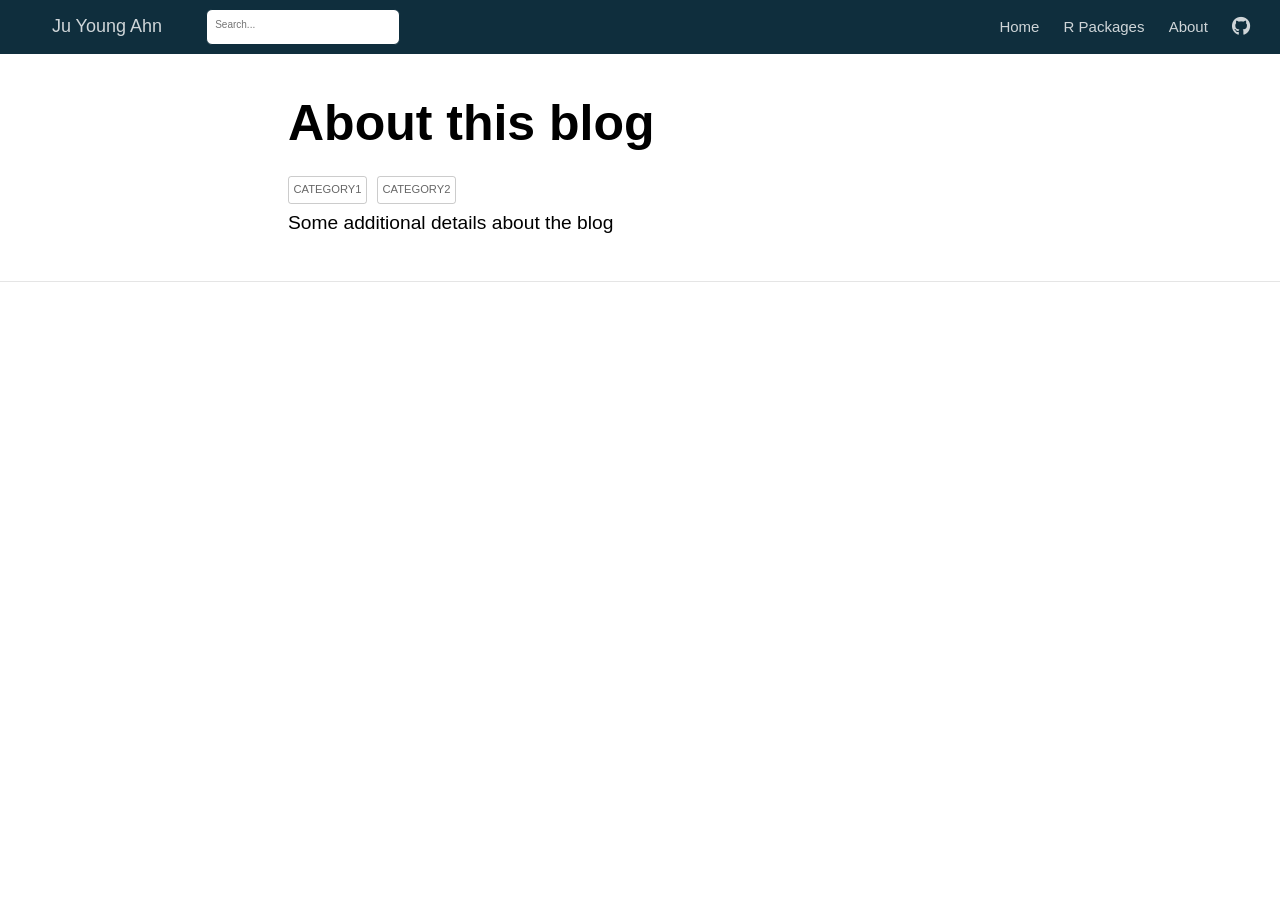
<file: docs/about.html>
<!DOCTYPE html>

<html xmlns="http://www.w3.org/1999/xhtml" lang="" xml:lang="">

<head>
  <meta charset="utf-8"/>
  <meta name="viewport" content="width=device-width, initial-scale=1"/>
  <meta http-equiv="X-UA-Compatible" content="IE=Edge,chrome=1"/>
  <meta name="generator" content="distill" />

  <style type="text/css">
  /* Hide doc at startup (prevent jankiness while JS renders/transforms) */
  body {
    visibility: hidden;
  }
  </style>

 <!--radix_placeholder_import_source-->
 <!--/radix_placeholder_import_source-->

<style type="text/css">code{white-space: pre;}</style>
<style type="text/css" data-origin="pandoc">
a.sourceLine { display: inline-block; line-height: 1.25; }
a.sourceLine { pointer-events: none; color: inherit; text-decoration: inherit; }
a.sourceLine:empty { height: 1.2em; }
.sourceCode { overflow: visible; }
code.sourceCode { white-space: pre; position: relative; }
div.sourceCode { margin: 1em 0; }
pre.sourceCode { margin: 0; }
@media screen {
div.sourceCode { overflow: auto; }
}
@media print {
code.sourceCode { white-space: pre-wrap; }
a.sourceLine { text-indent: -1em; padding-left: 1em; }
}
pre.numberSource a.sourceLine
  { position: relative; left: -4em; }
pre.numberSource a.sourceLine::before
  { content: attr(data-line-number);
    position: relative; left: -1em; text-align: right; vertical-align: baseline;
    border: none; pointer-events: all; display: inline-block;
    -webkit-touch-callout: none; -webkit-user-select: none;
    -khtml-user-select: none; -moz-user-select: none;
    -ms-user-select: none; user-select: none;
    padding: 0 4px; width: 4em;
    color: #aaaaaa;
  }
pre.numberSource { margin-left: 3em; border-left: 1px solid #aaaaaa;  padding-left: 4px; }
div.sourceCode
  { color: #00769e; background-color: #f1f3f5; }
@media screen {
a.sourceLine::before { text-decoration: underline; }
}
code span. { color: #00769e; } /* Normal */
code span.al { color: #ad0000; } /* Alert */
code span.an { color: #5e5e5e; } /* Annotation */
code span.at { color: #657422; } /* Attribute */
code span.bn { color: #ad0000; } /* BaseN */
code span.bu { } /* BuiltIn */
code span.cf { color: #00769e; } /* ControlFlow */
code span.ch { color: #20794d; } /* Char */
code span.cn { color: #8f5902; } /* Constant */
code span.co { color: #5e5e5e; } /* Comment */
code span.cv { color: #5e5e5e; font-style: italic; } /* CommentVar */
code span.do { color: #5e5e5e; font-style: italic; } /* Documentation */
code span.dt { color: #ad0000; } /* DataType */
code span.dv { color: #ad0000; } /* DecVal */
code span.er { color: #ad0000; } /* Error */
code span.ex { } /* Extension */
code span.fl { color: #ad0000; } /* Float */
code span.fu { color: #4758ab; } /* Function */
code span.im { } /* Import */
code span.in { color: #5e5e5e; } /* Information */
code span.kw { color: #00769e; } /* Keyword */
code span.op { color: #5e5e5e; } /* Operator */
code span.ot { color: #00769e; } /* Other */
code span.pp { color: #ad0000; } /* Preprocessor */
code span.sc { color: #5e5e5e; } /* SpecialChar */
code span.ss { color: #20794d; } /* SpecialString */
code span.st { color: #20794d; } /* String */
code span.va { color: #111111; } /* Variable */
code span.vs { color: #20794d; } /* VerbatimString */
code span.wa { color: #5e5e5e; font-style: italic; } /* Warning */
</style>


  <!--radix_placeholder_meta_tags-->
  <title>Ju Young Ahn: About this blog</title>
  
  <meta property="description" itemprop="description" content="Some additional details about the blog"/>
  
  
  
  <!--  https://developers.facebook.com/docs/sharing/webmasters#markup -->
  <meta property="og:title" content="Ju Young Ahn: About this blog"/>
  <meta property="og:type" content="article"/>
  <meta property="og:description" content="Some additional details about the blog"/>
  <meta property="og:locale" content="en_US"/>
  <meta property="og:site_name" content="Ju Young Ahn"/>
  
  <!--  https://dev.twitter.com/cards/types/summary -->
  <meta property="twitter:card" content="summary"/>
  <meta property="twitter:title" content="Ju Young Ahn: About this blog"/>
  <meta property="twitter:description" content="Some additional details about the blog"/>
  
  <!--/radix_placeholder_meta_tags-->
  <!--radix_placeholder_rmarkdown_metadata-->
  
  <script type="text/json" id="radix-rmarkdown-metadata">
  {"type":"list","attributes":{"names":{"type":"character","attributes":{},"value":["title","description","categories"]}},"value":[{"type":"character","attributes":{},"value":["About this blog"]},{"type":"character","attributes":{},"value":["Some additional details about the blog\n"]},{"type":"character","attributes":{},"value":["Category1","Category2"]}]}
  </script>
  <!--/radix_placeholder_rmarkdown_metadata-->
  <!--radix_placeholder_navigation_in_header-->
  <meta name="distill:offset" content=""/>
  
  <script type="application/javascript">
  
    window.headroom_prevent_pin = false;
  
    window.document.addEventListener("DOMContentLoaded", function (event) {
  
      // initialize headroom for banner
      var header = $('header').get(0);
      var headerHeight = header.offsetHeight;
      var headroom = new Headroom(header, {
        tolerance: 5,
        onPin : function() {
          if (window.headroom_prevent_pin) {
            window.headroom_prevent_pin = false;
            headroom.unpin();
          }
        }
      });
      headroom.init();
      if(window.location.hash)
        headroom.unpin();
      $(header).addClass('headroom--transition');
  
      // offset scroll location for banner on hash change
      // (see: https://github.com/WickyNilliams/headroom.js/issues/38)
      window.addEventListener("hashchange", function(event) {
        window.scrollTo(0, window.pageYOffset - (headerHeight + 25));
      });
  
      // responsive menu
      $('.distill-site-header').each(function(i, val) {
        var topnav = $(this);
        var toggle = topnav.find('.nav-toggle');
        toggle.on('click', function() {
          topnav.toggleClass('responsive');
        });
      });
  
      // nav dropdowns
      $('.nav-dropbtn').click(function(e) {
        $(this).next('.nav-dropdown-content').toggleClass('nav-dropdown-active');
        $(this).parent().siblings('.nav-dropdown')
           .children('.nav-dropdown-content').removeClass('nav-dropdown-active');
      });
      $("body").click(function(e){
        $('.nav-dropdown-content').removeClass('nav-dropdown-active');
      });
      $(".nav-dropdown").click(function(e){
        e.stopPropagation();
      });
    });
  </script>
  
  <style type="text/css">
  
  /* Theme (user-documented overrideables for nav appearance) */
  
  .distill-site-nav {
    color: rgba(255, 255, 255, 0.8);
    background-color: #0F2E3D;
    font-size: 15px;
    font-weight: 300;
  }
  
  .distill-site-nav a {
    color: inherit;
    text-decoration: none;
  }
  
  .distill-site-nav a:hover {
    color: white;
  }
  
  @media print {
    .distill-site-nav {
      display: none;
    }
  }
  
  .distill-site-header {
  
  }
  
  .distill-site-footer {
  
  }
  
  
  /* Site Header */
  
  .distill-site-header {
    width: 100%;
    box-sizing: border-box;
    z-index: 3;
  }
  
  .distill-site-header .nav-left {
    display: inline-block;
    margin-left: 8px;
  }
  
  @media screen and (max-width: 768px) {
    .distill-site-header .nav-left {
      margin-left: 0;
    }
  }
  
  
  .distill-site-header .nav-right {
    float: right;
    margin-right: 8px;
  }
  
  .distill-site-header a,
  .distill-site-header .title {
    display: inline-block;
    text-align: center;
    padding: 14px 10px 14px 10px;
  }
  
  .distill-site-header .title {
    font-size: 18px;
    min-width: 150px;
  }
  
  .distill-site-header .logo {
    padding: 0;
  }
  
  .distill-site-header .logo img {
    display: none;
    max-height: 20px;
    width: auto;
    margin-bottom: -4px;
  }
  
  .distill-site-header .nav-image img {
    max-height: 18px;
    width: auto;
    display: inline-block;
    margin-bottom: -3px;
  }
  
  
  
  @media screen and (min-width: 1000px) {
    .distill-site-header .logo img {
      display: inline-block;
    }
    .distill-site-header .nav-left {
      margin-left: 20px;
    }
    .distill-site-header .nav-right {
      margin-right: 20px;
    }
    .distill-site-header .title {
      padding-left: 12px;
    }
  }
  
  
  .distill-site-header .nav-toggle {
    display: none;
  }
  
  .nav-dropdown {
    display: inline-block;
    position: relative;
  }
  
  .nav-dropdown .nav-dropbtn {
    border: none;
    outline: none;
    color: rgba(255, 255, 255, 0.8);
    padding: 16px 10px;
    background-color: transparent;
    font-family: inherit;
    font-size: inherit;
    font-weight: inherit;
    margin: 0;
    margin-top: 1px;
    z-index: 2;
  }
  
  .nav-dropdown-content {
    display: none;
    position: absolute;
    background-color: white;
    min-width: 200px;
    border: 1px solid rgba(0,0,0,0.15);
    border-radius: 4px;
    box-shadow: 0px 8px 16px 0px rgba(0,0,0,0.1);
    z-index: 1;
    margin-top: 2px;
    white-space: nowrap;
    padding-top: 4px;
    padding-bottom: 4px;
  }
  
  .nav-dropdown-content hr {
    margin-top: 4px;
    margin-bottom: 4px;
    border: none;
    border-bottom: 1px solid rgba(0, 0, 0, 0.1);
  }
  
  .nav-dropdown-active {
    display: block;
  }
  
  .nav-dropdown-content a, .nav-dropdown-content .nav-dropdown-header {
    color: black;
    padding: 6px 24px;
    text-decoration: none;
    display: block;
    text-align: left;
  }
  
  .nav-dropdown-content .nav-dropdown-header {
    display: block;
    padding: 5px 24px;
    padding-bottom: 0;
    text-transform: uppercase;
    font-size: 14px;
    color: #999999;
    white-space: nowrap;
  }
  
  .nav-dropdown:hover .nav-dropbtn {
    color: white;
  }
  
  .nav-dropdown-content a:hover {
    background-color: #ddd;
    color: black;
  }
  
  .nav-right .nav-dropdown-content {
    margin-left: -45%;
    right: 0;
  }
  
  @media screen and (max-width: 768px) {
    .distill-site-header a, .distill-site-header .nav-dropdown  {display: none;}
    .distill-site-header a.nav-toggle {
      float: right;
      display: block;
    }
    .distill-site-header .title {
      margin-left: 0;
    }
    .distill-site-header .nav-right {
      margin-right: 0;
    }
    .distill-site-header {
      overflow: hidden;
    }
    .nav-right .nav-dropdown-content {
      margin-left: 0;
    }
  }
  
  
  @media screen and (max-width: 768px) {
    .distill-site-header.responsive {position: relative; min-height: 500px; }
    .distill-site-header.responsive a.nav-toggle {
      position: absolute;
      right: 0;
      top: 0;
    }
    .distill-site-header.responsive a,
    .distill-site-header.responsive .nav-dropdown {
      display: block;
      text-align: left;
    }
    .distill-site-header.responsive .nav-left,
    .distill-site-header.responsive .nav-right {
      width: 100%;
    }
    .distill-site-header.responsive .nav-dropdown {float: none;}
    .distill-site-header.responsive .nav-dropdown-content {position: relative;}
    .distill-site-header.responsive .nav-dropdown .nav-dropbtn {
      display: block;
      width: 100%;
      text-align: left;
    }
  }
  
  /* Site Footer */
  
  .distill-site-footer {
    width: 100%;
    overflow: hidden;
    box-sizing: border-box;
    z-index: 3;
    margin-top: 30px;
    padding-top: 30px;
    padding-bottom: 30px;
    text-align: center;
  }
  
  /* Headroom */
  
  d-title {
    padding-top: 6rem;
  }
  
  @media print {
    d-title {
      padding-top: 4rem;
    }
  }
  
  .headroom {
    z-index: 1000;
    position: fixed;
    top: 0;
    left: 0;
    right: 0;
  }
  
  .headroom--transition {
    transition: all .4s ease-in-out;
  }
  
  .headroom--unpinned {
    top: -100px;
  }
  
  .headroom--pinned {
    top: 0;
  }
  
  /* adjust viewport for navbar height */
  /* helps vertically center bootstrap (non-distill) content */
  .min-vh-100 {
    min-height: calc(100vh - 100px) !important;
  }
  
  </style>
  
  <script src="site_libs/jquery-3.6.0/jquery-3.6.0.min.js"></script>
  <link href="site_libs/font-awesome-6.4.2/css/all.min.css" rel="stylesheet"/>
  <link href="site_libs/font-awesome-6.4.2/css/v4-shims.min.css" rel="stylesheet"/>
  <script src="site_libs/headroom-0.9.4/headroom.min.js"></script>
  <script src="site_libs/autocomplete-0.37.1/autocomplete.min.js"></script>
  <script src="site_libs/fuse-6.4.1/fuse.min.js"></script>
  
  <script type="application/javascript">
  
  function getMeta(metaName) {
    var metas = document.getElementsByTagName('meta');
    for (let i = 0; i < metas.length; i++) {
      if (metas[i].getAttribute('name') === metaName) {
        return metas[i].getAttribute('content');
      }
    }
    return '';
  }
  
  function offsetURL(url) {
    var offset = getMeta('distill:offset');
    return offset ? offset + '/' + url : url;
  }
  
  function createFuseIndex() {
  
    // create fuse index
    var options = {
      keys: [
        { name: 'title', weight: 20 },
        { name: 'categories', weight: 15 },
        { name: 'description', weight: 10 },
        { name: 'contents', weight: 5 },
      ],
      ignoreLocation: true,
      threshold: 0
    };
    var fuse = new window.Fuse([], options);
  
    // fetch the main search.json
    return fetch(offsetURL('search.json'))
      .then(function(response) {
        if (response.status == 200) {
          return response.json().then(function(json) {
            // index main articles
            json.articles.forEach(function(article) {
              fuse.add(article);
            });
            // download collections and index their articles
            return Promise.all(json.collections.map(function(collection) {
              return fetch(offsetURL(collection)).then(function(response) {
                if (response.status === 200) {
                  return response.json().then(function(articles) {
                    articles.forEach(function(article) {
                      fuse.add(article);
                    });
                  })
                } else {
                  return Promise.reject(
                    new Error('Unexpected status from search index request: ' +
                              response.status)
                  );
                }
              });
            })).then(function() {
              return fuse;
            });
          });
  
        } else {
          return Promise.reject(
            new Error('Unexpected status from search index request: ' +
                        response.status)
          );
        }
      });
  }
  
  window.document.addEventListener("DOMContentLoaded", function (event) {
  
    // get search element (bail if we don't have one)
    var searchEl = window.document.getElementById('distill-search');
    if (!searchEl)
      return;
  
    createFuseIndex()
      .then(function(fuse) {
  
        // make search box visible
        searchEl.classList.remove('hidden');
  
        // initialize autocomplete
        var options = {
          autoselect: true,
          hint: false,
          minLength: 2,
        };
        window.autocomplete(searchEl, options, [{
          source: function(query, callback) {
            const searchOptions = {
              isCaseSensitive: false,
              shouldSort: true,
              minMatchCharLength: 2,
              limit: 10,
            };
            var results = fuse.search(query, searchOptions);
            callback(results
              .map(function(result) { return result.item; })
            );
          },
          templates: {
            suggestion: function(suggestion) {
              var img = suggestion.preview && Object.keys(suggestion.preview).length > 0
                ? `<img src="${offsetURL(suggestion.preview)}"</img>`
                : '';
              var html = `
                <div class="search-item">
                  <h3>${suggestion.title}</h3>
                  <div class="search-item-description">
                    ${suggestion.description || ''}
                  </div>
                  <div class="search-item-preview">
                    ${img}
                  </div>
                </div>
              `;
              return html;
            }
          }
        }]).on('autocomplete:selected', function(event, suggestion) {
          window.location.href = offsetURL(suggestion.path);
        });
        // remove inline display style on autocompleter (we want to
        // manage responsive display via css)
        $('.algolia-autocomplete').css("display", "");
      })
      .catch(function(error) {
        console.log(error);
      });
  
  });
  
  </script>
  
  <style type="text/css">
  
  .nav-search {
    font-size: x-small;
  }
  
  /* Algolioa Autocomplete */
  
  .algolia-autocomplete {
    display: inline-block;
    margin-left: 10px;
    vertical-align: sub;
    background-color: white;
    color: black;
    padding: 6px;
    padding-top: 8px;
    padding-bottom: 0;
    border-radius: 6px;
    border: 1px #0F2E3D solid;
    width: 180px;
  }
  
  
  @media screen and (max-width: 768px) {
    .distill-site-nav .algolia-autocomplete {
      display: none;
      visibility: hidden;
    }
    .distill-site-nav.responsive .algolia-autocomplete {
      display: inline-block;
      visibility: visible;
    }
    .distill-site-nav.responsive .algolia-autocomplete .aa-dropdown-menu {
      margin-left: 0;
      width: 400px;
      max-height: 400px;
    }
  }
  
  .algolia-autocomplete .aa-input, .algolia-autocomplete .aa-hint {
    width: 90%;
    outline: none;
    border: none;
  }
  
  .algolia-autocomplete .aa-hint {
    color: #999;
  }
  .algolia-autocomplete .aa-dropdown-menu {
    width: 550px;
    max-height: 70vh;
    overflow-x: visible;
    overflow-y: scroll;
    padding: 5px;
    margin-top: 3px;
    margin-left: -150px;
    background-color: #fff;
    border-radius: 5px;
    border: 1px solid #999;
    border-top: none;
  }
  
  .algolia-autocomplete .aa-dropdown-menu .aa-suggestion {
    cursor: pointer;
    padding: 5px 4px;
    border-bottom: 1px solid #eee;
  }
  
  .algolia-autocomplete .aa-dropdown-menu .aa-suggestion:last-of-type {
    border-bottom: none;
    margin-bottom: 2px;
  }
  
  .algolia-autocomplete .aa-dropdown-menu .aa-suggestion .search-item {
    overflow: hidden;
    font-size: 0.8em;
    line-height: 1.4em;
  }
  
  .algolia-autocomplete .aa-dropdown-menu .aa-suggestion .search-item h3 {
    font-size: 1rem;
    margin-block-start: 0;
    margin-block-end: 5px;
  }
  
  .algolia-autocomplete .aa-dropdown-menu .aa-suggestion .search-item-description {
    display: inline-block;
    overflow: hidden;
    height: 2.8em;
    width: 80%;
    margin-right: 4%;
  }
  
  .algolia-autocomplete .aa-dropdown-menu .aa-suggestion .search-item-preview {
    display: inline-block;
    width: 15%;
  }
  
  .algolia-autocomplete .aa-dropdown-menu .aa-suggestion .search-item-preview img {
    height: 3em;
    width: auto;
    display: none;
  }
  
  .algolia-autocomplete .aa-dropdown-menu .aa-suggestion .search-item-preview img[src] {
    display: initial;
  }
  
  .algolia-autocomplete .aa-dropdown-menu .aa-suggestion.aa-cursor {
    background-color: #eee;
  }
  .algolia-autocomplete .aa-dropdown-menu .aa-suggestion em {
    font-weight: bold;
    font-style: normal;
  }
  
  </style>
  
  
  <!--/radix_placeholder_navigation_in_header-->
  <!--radix_placeholder_distill-->
  
  <style type="text/css">
  
  body {
    background-color: white;
  }
  
  .pandoc-table {
    width: 100%;
  }
  
  .pandoc-table>caption {
    margin-bottom: 10px;
  }
  
  .pandoc-table th:not([align]) {
    text-align: left;
  }
  
  .pagedtable-footer {
    font-size: 15px;
  }
  
  d-byline .byline {
    grid-template-columns: 2fr 2fr;
  }
  
  d-byline .byline h3 {
    margin-block-start: 1.5em;
  }
  
  d-byline .byline .authors-affiliations h3 {
    margin-block-start: 0.5em;
  }
  
  .authors-affiliations .orcid-id {
    width: 16px;
    height:16px;
    margin-left: 4px;
    margin-right: 4px;
    vertical-align: middle;
    padding-bottom: 2px;
  }
  
  d-title .dt-tags {
    margin-top: 1em;
    grid-column: text;
  }
  
  .dt-tags .dt-tag {
    text-decoration: none;
    display: inline-block;
    color: rgba(0,0,0,0.6);
    padding: 0em 0.4em;
    margin-right: 0.5em;
    margin-bottom: 0.4em;
    font-size: 70%;
    border: 1px solid rgba(0,0,0,0.2);
    border-radius: 3px;
    text-transform: uppercase;
    font-weight: 500;
  }
  
  d-article table.gt_table td,
  d-article table.gt_table th {
    border-bottom: none;
    font-size: 100%;
  }
  
  .html-widget {
    margin-bottom: 2.0em;
  }
  
  .l-screen-inset {
    padding-right: 16px;
  }
  
  .l-screen .caption {
    margin-left: 10px;
  }
  
  .shaded {
    background: rgb(247, 247, 247);
    padding-top: 20px;
    padding-bottom: 20px;
    border-top: 1px solid rgba(0, 0, 0, 0.1);
    border-bottom: 1px solid rgba(0, 0, 0, 0.1);
  }
  
  .shaded .html-widget {
    margin-bottom: 0;
    border: 1px solid rgba(0, 0, 0, 0.1);
  }
  
  .shaded .shaded-content {
    background: white;
  }
  
  .text-output {
    margin-top: 0;
    line-height: 1.5em;
  }
  
  .hidden {
    display: none !important;
  }
  
  hr.section-separator {
    border: none;
    border-top: 1px solid rgba(0, 0, 0, 0.1);
    margin: 0px;
  }
  
  
  d-byline {
    border-top: none;
  }
  
  d-article {
    padding-top: 2.5rem;
    padding-bottom: 30px;
    border-top: none;
  }
  
  d-appendix {
    padding-top: 30px;
  }
  
  d-article>p>img {
    width: 100%;
  }
  
  d-article h2 {
    margin: 1rem 0 1.5rem 0;
  }
  
  d-article h3 {
    margin-top: 1.5rem;
  }
  
  d-article iframe {
    border: 1px solid rgba(0, 0, 0, 0.1);
    margin-bottom: 2.0em;
    width: 100%;
  }
  
  /* Tweak code blocks */
  
  d-article div.sourceCode code,
  d-article pre code {
    font-family: Consolas, Monaco, 'Andale Mono', 'Ubuntu Mono', monospace;
  }
  
  d-article pre,
  d-article div.sourceCode,
  d-article div.sourceCode pre {
    overflow: auto;
  }
  
  d-article div.sourceCode {
    background-color: white;
  }
  
  d-article div.sourceCode pre {
    padding-left: 10px;
    font-size: 12px;
    border-left: 2px solid rgba(0,0,0,0.1);
  }
  
  d-article pre {
    font-size: 12px;
    color: black;
    background: none;
    margin-top: 0;
    text-align: left;
    white-space: pre;
    word-spacing: normal;
    word-break: normal;
    word-wrap: normal;
    line-height: 1.5;
  
    -moz-tab-size: 4;
    -o-tab-size: 4;
    tab-size: 4;
  
    -webkit-hyphens: none;
    -moz-hyphens: none;
    -ms-hyphens: none;
    hyphens: none;
  }
  
  d-article pre a {
    border-bottom: none;
  }
  
  d-article pre a:hover {
    border-bottom: none;
    text-decoration: underline;
  }
  
  d-article details {
    grid-column: text;
    margin-bottom: 0.8em;
  }
  
  @media(min-width: 768px) {
  
  d-article pre,
  d-article div.sourceCode,
  d-article div.sourceCode pre {
    overflow: visible !important;
  }
  
  d-article div.sourceCode pre {
    padding-left: 18px;
    font-size: 14px;
  }
  
  /* tweak for Pandoc numbered line within distill */
  d-article pre.numberSource code > span {
      left: -2em;
  }
  
  d-article pre {
    font-size: 14px;
  }
  
  }
  
  figure img.external {
    background: white;
    border: 1px solid rgba(0, 0, 0, 0.1);
    box-shadow: 0 1px 8px rgba(0, 0, 0, 0.1);
    padding: 18px;
    box-sizing: border-box;
  }
  
  /* CSS for d-contents */
  
  .d-contents {
    grid-column: text;
    color: rgba(0,0,0,0.8);
    font-size: 0.9em;
    padding-bottom: 1em;
    margin-bottom: 1em;
    padding-bottom: 0.5em;
    margin-bottom: 1em;
    padding-left: 0.25em;
    justify-self: start;
  }
  
  @media(min-width: 1000px) {
    .d-contents.d-contents-float {
      height: 0;
      grid-column-start: 1;
      grid-column-end: 4;
      justify-self: center;
      padding-right: 3em;
      padding-left: 2em;
    }
  }
  
  .d-contents nav h3 {
    font-size: 18px;
    margin-top: 0;
    margin-bottom: 1em;
  }
  
  .d-contents li {
    list-style-type: none
  }
  
  .d-contents nav > ul {
    padding-left: 0;
  }
  
  .d-contents ul {
    padding-left: 1em
  }
  
  .d-contents nav ul li {
    margin-top: 0.6em;
    margin-bottom: 0.2em;
  }
  
  .d-contents nav a {
    font-size: 13px;
    border-bottom: none;
    text-decoration: none
    color: rgba(0, 0, 0, 0.8);
  }
  
  .d-contents nav a:hover {
    text-decoration: underline solid rgba(0, 0, 0, 0.6)
  }
  
  .d-contents nav > ul > li > a {
    font-weight: 600;
  }
  
  .d-contents nav > ul > li > ul {
    font-weight: inherit;
  }
  
  .d-contents nav > ul > li > ul > li {
    margin-top: 0.2em;
  }
  
  
  .d-contents nav ul {
    margin-top: 0;
    margin-bottom: 0.25em;
  }
  
  .d-article-with-toc h2:nth-child(2) {
    margin-top: 0;
  }
  
  
  /* Figure */
  
  .figure {
    position: relative;
    margin-bottom: 2.5em;
    margin-top: 1.5em;
  }
  
  .figure .caption {
    color: rgba(0, 0, 0, 0.6);
    font-size: 12px;
    line-height: 1.5em;
  }
  
  .figure img.external {
    background: white;
    border: 1px solid rgba(0, 0, 0, 0.1);
    box-shadow: 0 1px 8px rgba(0, 0, 0, 0.1);
    padding: 18px;
    box-sizing: border-box;
  }
  
  .figure .caption a {
    color: rgba(0, 0, 0, 0.6);
  }
  
  .figure .caption b,
  .figure .caption strong, {
    font-weight: 600;
    color: rgba(0, 0, 0, 1.0);
  }
  
  /* Citations */
  
  d-article .citation {
    color: inherit;
    cursor: inherit;
  }
  
  div.hanging-indent{
    margin-left: 1em; text-indent: -1em;
  }
  
  /* Citation hover box */
  
  .tippy-box[data-theme~=light-border] {
    background-color: rgba(250, 250, 250, 0.95);
  }
  
  .tippy-content > p {
    margin-bottom: 0;
    padding: 2px;
  }
  
  
  /* Tweak 1000px media break to show more text */
  
  @media(min-width: 1000px) {
    .base-grid,
    distill-header,
    d-title,
    d-abstract,
    d-article,
    d-appendix,
    distill-appendix,
    d-byline,
    d-footnote-list,
    d-citation-list,
    distill-footer {
      grid-template-columns: [screen-start] 1fr [page-start kicker-start] 80px [middle-start] 50px [text-start kicker-end] 65px 65px 65px 65px 65px 65px 65px 65px [text-end gutter-start] 65px [middle-end] 65px [page-end gutter-end] 1fr [screen-end];
      grid-column-gap: 16px;
    }
  
    .grid {
      grid-column-gap: 16px;
    }
  
    d-article {
      font-size: 1.06rem;
      line-height: 1.7em;
    }
    figure .caption, .figure .caption, figure figcaption {
      font-size: 13px;
    }
  }
  
  @media(min-width: 1180px) {
    .base-grid,
    distill-header,
    d-title,
    d-abstract,
    d-article,
    d-appendix,
    distill-appendix,
    d-byline,
    d-footnote-list,
    d-citation-list,
    distill-footer {
      grid-template-columns: [screen-start] 1fr [page-start kicker-start] 60px [middle-start] 60px [text-start kicker-end] 60px 60px 60px 60px 60px 60px 60px 60px [text-end gutter-start] 60px [middle-end] 60px [page-end gutter-end] 1fr [screen-end];
      grid-column-gap: 32px;
    }
  
    .grid {
      grid-column-gap: 32px;
    }
  }
  
  
  /* Get the citation styles for the appendix (not auto-injected on render since
     we do our own rendering of the citation appendix) */
  
  d-appendix .citation-appendix,
  .d-appendix .citation-appendix {
    font-size: 11px;
    line-height: 15px;
    border-left: 1px solid rgba(0, 0, 0, 0.1);
    padding-left: 18px;
    border: 1px solid rgba(0,0,0,0.1);
    background: rgba(0, 0, 0, 0.02);
    padding: 10px 18px;
    border-radius: 3px;
    color: rgba(150, 150, 150, 1);
    overflow: hidden;
    margin-top: -12px;
    white-space: pre-wrap;
    word-wrap: break-word;
  }
  
  /* Include appendix styles here so they can be overridden */
  
  d-appendix {
    contain: layout style;
    font-size: 0.8em;
    line-height: 1.7em;
    margin-top: 60px;
    margin-bottom: 0;
    border-top: 1px solid rgba(0, 0, 0, 0.1);
    color: rgba(0,0,0,0.5);
    padding-top: 60px;
    padding-bottom: 48px;
  }
  
  d-appendix h3 {
    grid-column: page-start / text-start;
    font-size: 15px;
    font-weight: 500;
    margin-top: 1em;
    margin-bottom: 0;
    color: rgba(0,0,0,0.65);
  }
  
  d-appendix h3 + * {
    margin-top: 1em;
  }
  
  d-appendix ol {
    padding: 0 0 0 15px;
  }
  
  @media (min-width: 768px) {
    d-appendix ol {
      padding: 0 0 0 30px;
      margin-left: -30px;
    }
  }
  
  d-appendix li {
    margin-bottom: 1em;
  }
  
  d-appendix a {
    color: rgba(0, 0, 0, 0.6);
  }
  
  d-appendix > * {
    grid-column: text;
  }
  
  d-appendix > d-footnote-list,
  d-appendix > d-citation-list,
  d-appendix > distill-appendix {
    grid-column: screen;
  }
  
  /* Include footnote styles here so they can be overridden */
  
  d-footnote-list {
    contain: layout style;
  }
  
  d-footnote-list > * {
    grid-column: text;
  }
  
  d-footnote-list a.footnote-backlink {
    color: rgba(0,0,0,0.3);
    padding-left: 0.5em;
  }
  
  
  
  /* Anchor.js */
  
  .anchorjs-link {
    /*transition: all .25s linear; */
    text-decoration: none;
    border-bottom: none;
  }
  *:hover > .anchorjs-link {
    margin-left: -1.125em !important;
    text-decoration: none;
    border-bottom: none;
  }
  
  /* Social footer */
  
  .social_footer {
    margin-top: 30px;
    margin-bottom: 0;
    color: rgba(0,0,0,0.67);
  }
  
  .disqus-comments {
    margin-right: 30px;
  }
  
  .disqus-comment-count {
    border-bottom: 1px solid rgba(0, 0, 0, 0.4);
    cursor: pointer;
  }
  
  #disqus_thread {
    margin-top: 30px;
  }
  
  .article-sharing a {
    border-bottom: none;
    margin-right: 8px;
  }
  
  .article-sharing a:hover {
    border-bottom: none;
  }
  
  .sidebar-section.subscribe {
    font-size: 12px;
    line-height: 1.6em;
  }
  
  .subscribe p {
    margin-bottom: 0.5em;
  }
  
  
  .article-footer .subscribe {
    font-size: 15px;
    margin-top: 45px;
  }
  
  
  .sidebar-section.custom {
    font-size: 12px;
    line-height: 1.6em;
  }
  
  .custom p {
    margin-bottom: 0.5em;
  }
  
  /* Styles for listing layout (hide title) */
  .layout-listing d-title, .layout-listing .d-title {
    display: none;
  }
  
  /* Styles for posts lists (not auto-injected) */
  
  
  .posts-with-sidebar {
    padding-left: 45px;
    padding-right: 45px;
  }
  
  .posts-list .description h2,
  .posts-list .description p {
    font-family: -apple-system, BlinkMacSystemFont, "Segoe UI", Roboto, Oxygen, Ubuntu, Cantarell, "Fira Sans", "Droid Sans", "Helvetica Neue", Arial, sans-serif;
  }
  
  .posts-list .description h2 {
    font-weight: 700;
    border-bottom: none;
    padding-bottom: 0;
  }
  
  .posts-list h2.post-tag {
    border-bottom: 1px solid rgba(0, 0, 0, 0.2);
    padding-bottom: 12px;
  }
  .posts-list {
    margin-top: 60px;
    margin-bottom: 24px;
  }
  
  .posts-list .post-preview {
    text-decoration: none;
    overflow: hidden;
    display: block;
    border-bottom: 1px solid rgba(0, 0, 0, 0.1);
    padding: 24px 0;
  }
  
  .post-preview-last {
    border-bottom: none !important;
  }
  
  .posts-list .posts-list-caption {
    grid-column: screen;
    font-weight: 400;
  }
  
  .posts-list .post-preview h2 {
    margin: 0 0 6px 0;
    line-height: 1.2em;
    font-style: normal;
    font-size: 24px;
  }
  
  .posts-list .post-preview p {
    margin: 0 0 12px 0;
    line-height: 1.4em;
    font-size: 16px;
  }
  
  .posts-list .post-preview .thumbnail {
    box-sizing: border-box;
    margin-bottom: 24px;
    position: relative;
    max-width: 500px;
  }
  .posts-list .post-preview img {
    width: 100%;
    display: block;
  }
  
  .posts-list .metadata {
    font-size: 12px;
    line-height: 1.4em;
    margin-bottom: 18px;
  }
  
  .posts-list .metadata > * {
    display: inline-block;
  }
  
  .posts-list .metadata .publishedDate {
    margin-right: 2em;
  }
  
  .posts-list .metadata .dt-authors {
    display: block;
    margin-top: 0.3em;
    margin-right: 2em;
  }
  
  .posts-list .dt-tags {
    display: block;
    line-height: 1em;
  }
  
  .posts-list .dt-tags .dt-tag {
    display: inline-block;
    color: rgba(0,0,0,0.6);
    padding: 0.3em 0.4em;
    margin-right: 0.2em;
    margin-bottom: 0.4em;
    font-size: 60%;
    border: 1px solid rgba(0,0,0,0.2);
    border-radius: 3px;
    text-transform: uppercase;
    font-weight: 500;
  }
  
  .posts-list img {
    opacity: 1;
  }
  
  .posts-list img[data-src] {
    opacity: 0;
  }
  
  .posts-more {
    clear: both;
  }
  
  
  .posts-sidebar {
    font-size: 16px;
  }
  
  .posts-sidebar h3 {
    font-size: 16px;
    margin-top: 0;
    margin-bottom: 0.5em;
    font-weight: 400;
    text-transform: uppercase;
  }
  
  .sidebar-section {
    margin-bottom: 30px;
  }
  
  .categories ul {
    list-style-type: none;
    margin: 0;
    padding: 0;
  }
  
  .categories li {
    color: rgba(0, 0, 0, 0.8);
    margin-bottom: 0;
  }
  
  .categories li>a {
    border-bottom: none;
  }
  
  .categories li>a:hover {
    border-bottom: 1px solid rgba(0, 0, 0, 0.4);
  }
  
  .categories .active {
    font-weight: 600;
  }
  
  .categories .category-count {
    color: rgba(0, 0, 0, 0.4);
  }
  
  
  @media(min-width: 768px) {
    .posts-list .post-preview h2 {
      font-size: 26px;
    }
    .posts-list .post-preview .thumbnail {
      float: right;
      width: 30%;
      margin-bottom: 0;
    }
    .posts-list .post-preview .description {
      float: left;
      width: 45%;
    }
    .posts-list .post-preview .metadata {
      float: left;
      width: 20%;
      margin-top: 8px;
    }
    .posts-list .post-preview p {
      margin: 0 0 12px 0;
      line-height: 1.5em;
      font-size: 16px;
    }
    .posts-with-sidebar .posts-list {
      float: left;
      width: 75%;
    }
    .posts-with-sidebar .posts-sidebar {
      float: right;
      width: 20%;
      margin-top: 60px;
      padding-top: 24px;
      padding-bottom: 24px;
    }
  }
  
  
  /* Improve display for browsers without grid (IE/Edge <= 15) */
  
  .downlevel {
    line-height: 1.6em;
    font-family: -apple-system, BlinkMacSystemFont, "Segoe UI", Roboto, Oxygen, Ubuntu, Cantarell, "Fira Sans", "Droid Sans", "Helvetica Neue", Arial, sans-serif;
    margin: 0;
  }
  
  .downlevel .d-title {
    padding-top: 6rem;
    padding-bottom: 1.5rem;
  }
  
  .downlevel .d-title h1 {
    font-size: 50px;
    font-weight: 700;
    line-height: 1.1em;
    margin: 0 0 0.5rem;
  }
  
  .downlevel .d-title p {
    font-weight: 300;
    font-size: 1.2rem;
    line-height: 1.55em;
    margin-top: 0;
  }
  
  .downlevel .d-byline {
    padding-top: 0.8em;
    padding-bottom: 0.8em;
    font-size: 0.8rem;
    line-height: 1.8em;
  }
  
  .downlevel .section-separator {
    border: none;
    border-top: 1px solid rgba(0, 0, 0, 0.1);
  }
  
  .downlevel .d-article {
    font-size: 1.06rem;
    line-height: 1.7em;
    padding-top: 1rem;
    padding-bottom: 2rem;
  }
  
  
  .downlevel .d-appendix {
    padding-left: 0;
    padding-right: 0;
    max-width: none;
    font-size: 0.8em;
    line-height: 1.7em;
    margin-bottom: 0;
    color: rgba(0,0,0,0.5);
    padding-top: 40px;
    padding-bottom: 48px;
  }
  
  .downlevel .footnotes ol {
    padding-left: 13px;
  }
  
  .downlevel .base-grid,
  .downlevel .distill-header,
  .downlevel .d-title,
  .downlevel .d-abstract,
  .downlevel .d-article,
  .downlevel .d-appendix,
  .downlevel .distill-appendix,
  .downlevel .d-byline,
  .downlevel .d-footnote-list,
  .downlevel .d-citation-list,
  .downlevel .distill-footer,
  .downlevel .appendix-bottom,
  .downlevel .posts-container {
    padding-left: 40px;
    padding-right: 40px;
  }
  
  @media(min-width: 768px) {
    .downlevel .base-grid,
    .downlevel .distill-header,
    .downlevel .d-title,
    .downlevel .d-abstract,
    .downlevel .d-article,
    .downlevel .d-appendix,
    .downlevel .distill-appendix,
    .downlevel .d-byline,
    .downlevel .d-footnote-list,
    .downlevel .d-citation-list,
    .downlevel .distill-footer,
    .downlevel .appendix-bottom,
    .downlevel .posts-container {
    padding-left: 150px;
    padding-right: 150px;
    max-width: 900px;
  }
  }
  
  .downlevel pre code {
    display: block;
    border-left: 2px solid rgba(0, 0, 0, .1);
    padding: 0 0 0 20px;
    font-size: 14px;
  }
  
  .downlevel code, .downlevel pre {
    color: black;
    background: none;
    font-family: Consolas, Monaco, 'Andale Mono', 'Ubuntu Mono', monospace;
    text-align: left;
    white-space: pre;
    word-spacing: normal;
    word-break: normal;
    word-wrap: normal;
    line-height: 1.5;
  
    -moz-tab-size: 4;
    -o-tab-size: 4;
    tab-size: 4;
  
    -webkit-hyphens: none;
    -moz-hyphens: none;
    -ms-hyphens: none;
    hyphens: none;
  }
  
  .downlevel .posts-list .post-preview {
    color: inherit;
  }
  
  
  
  </style>
  
  <script type="application/javascript">
  
  function is_downlevel_browser() {
    if (bowser.isUnsupportedBrowser({ msie: "12", msedge: "16"},
                                   window.navigator.userAgent)) {
      return true;
    } else {
      return window.load_distill_framework === undefined;
    }
  }
  
  // show body when load is complete
  function on_load_complete() {
  
    // add anchors
    if (window.anchors) {
      window.anchors.options.placement = 'left';
      window.anchors.add('d-article > h2, d-article > h3, d-article > h4, d-article > h5');
    }
  
  
    // set body to visible
    document.body.style.visibility = 'visible';
  
    // force redraw for leaflet widgets
    if (window.HTMLWidgets) {
      var maps = window.HTMLWidgets.findAll(".leaflet");
      $.each(maps, function(i, el) {
        var map = this.getMap();
        map.invalidateSize();
        map.eachLayer(function(layer) {
          if (layer instanceof L.TileLayer)
            layer.redraw();
        });
      });
    }
  
    // trigger 'shown' so htmlwidgets resize
    $('d-article').trigger('shown');
  }
  
  function init_distill() {
  
    init_common();
  
    // create front matter
    var front_matter = $('<d-front-matter></d-front-matter>');
    $('#distill-front-matter').wrap(front_matter);
  
    // create d-title
    $('.d-title').changeElementType('d-title');
  
    // separator
    var separator = '<hr class="section-separator" style="clear: both"/>';
    // prepend separator above appendix
    $('.d-byline').before(separator);
    $('.d-article').before(separator);
  
    // create d-byline
    var byline = $('<d-byline></d-byline>');
    $('.d-byline').replaceWith(byline);
  
    // create d-article
    var article = $('<d-article></d-article>');
    $('.d-article').wrap(article).children().unwrap();
  
    // move posts container into article
    $('.posts-container').appendTo($('d-article'));
  
    // create d-appendix
    $('.d-appendix').changeElementType('d-appendix');
  
    // flag indicating that we have appendix items
    var appendix = $('.appendix-bottom').children('h3').length > 0;
  
    // replace footnotes with <d-footnote>
    $('.footnote-ref').each(function(i, val) {
      appendix = true;
      var href = $(this).attr('href');
      var id = href.replace('#', '');
      var fn = $('#' + id);
      var fn_p = $('#' + id + '>p');
      fn_p.find('.footnote-back').remove();
      var text = fn_p.html();
      var dtfn = $('<d-footnote></d-footnote>');
      dtfn.html(text);
      $(this).replaceWith(dtfn);
    });
    // remove footnotes
    $('.footnotes').remove();
  
    // move refs into #references-listing
    $('#references-listing').replaceWith($('#refs'));
  
    $('h1.appendix, h2.appendix').each(function(i, val) {
      $(this).changeElementType('h3');
    });
    $('h3.appendix').each(function(i, val) {
      var id = $(this).attr('id');
      $('.d-contents a[href="#' + id + '"]').parent().remove();
      appendix = true;
      $(this).nextUntil($('h1, h2, h3')).addBack().appendTo($('d-appendix'));
    });
  
    // show d-appendix if we have appendix content
    $("d-appendix").css('display', appendix ? 'grid' : 'none');
  
    // localize layout chunks to just output
    $('.layout-chunk').each(function(i, val) {
  
      // capture layout
      var layout = $(this).attr('data-layout');
  
      // apply layout to markdown level block elements
      var elements = $(this).children().not('details, div.sourceCode, pre, script');
      elements.each(function(i, el) {
        var layout_div = $('<div class="' + layout + '"></div>');
        if (layout_div.hasClass('shaded')) {
          var shaded_content = $('<div class="shaded-content"></div>');
          $(this).wrap(shaded_content);
          $(this).parent().wrap(layout_div);
        } else {
          $(this).wrap(layout_div);
        }
      });
  
  
      // unwrap the layout-chunk div
      $(this).children().unwrap();
    });
  
    // remove code block used to force  highlighting css
    $('.distill-force-highlighting-css').parent().remove();
  
    // remove empty line numbers inserted by pandoc when using a
    // custom syntax highlighting theme, except when numbering line
    // in code chunk
    $('pre:not(.numberLines) code.sourceCode a:empty').remove();
  
    // load distill framework
    load_distill_framework();
  
    // wait for window.distillRunlevel == 4 to do post processing
    function distill_post_process() {
  
      if (!window.distillRunlevel || window.distillRunlevel < 4)
        return;
  
      // hide author/affiliations entirely if we have no authors
      var front_matter = JSON.parse($("#distill-front-matter").html());
      var have_authors = front_matter.authors && front_matter.authors.length > 0;
      if (!have_authors)
        $('d-byline').addClass('hidden');
  
      // article with toc class
      $('.d-contents').parent().addClass('d-article-with-toc');
  
      // strip links that point to #
      $('.authors-affiliations').find('a[href="#"]').removeAttr('href');
  
      // add orcid ids
      $('.authors-affiliations').find('.author').each(function(i, el) {
        var orcid_id = front_matter.authors[i].orcidID;
        var author_name = front_matter.authors[i].author
        if (orcid_id) {
          var a = $('<a></a>');
          a.attr('href', 'https://orcid.org/' + orcid_id);
          var img = $('<img></img>');
          img.addClass('orcid-id');
          img.attr('alt', author_name ? 'ORCID ID for ' + author_name : 'ORCID ID');
          img.attr('src','[data-uri]');
          a.append(img);
          $(this).append(a);
        }
      });
  
      // hide elements of author/affiliations grid that have no value
      function hide_byline_column(caption) {
        $('d-byline').find('h3:contains("' + caption + '")').parent().css('visibility', 'hidden');
      }
  
      // affiliations
      var have_affiliations = false;
      for (var i = 0; i<front_matter.authors.length; ++i) {
        var author = front_matter.authors[i];
        if (author.affiliation !== "&nbsp;") {
          have_affiliations = true;
          break;
        }
      }
      if (!have_affiliations)
        $('d-byline').find('h3:contains("Affiliations")').css('visibility', 'hidden');
  
      // published date
      if (!front_matter.publishedDate)
        hide_byline_column("Published");
  
      // document object identifier
      var doi = $('d-byline').find('h3:contains("DOI")');
      var doi_p = doi.next().empty();
      if (!front_matter.doi) {
        // if we have a citation and valid citationText then link to that
        if ($('#citation').length > 0 && front_matter.citationText) {
          doi.html('Citation');
          $('<a href="#citation"></a>')
            .text(front_matter.citationText)
            .appendTo(doi_p);
        } else {
          hide_byline_column("DOI");
        }
      } else {
        $('<a></a>')
           .attr('href', "https://doi.org/" + front_matter.doi)
           .html(front_matter.doi)
           .appendTo(doi_p);
      }
  
       // change plural form of authors/affiliations
      if (front_matter.authors.length === 1) {
        var grid = $('.authors-affiliations');
        grid.children('h3:contains("Authors")').text('Author');
        grid.children('h3:contains("Affiliations")').text('Affiliation');
      }
  
      // remove d-appendix and d-footnote-list local styles
      $('d-appendix > style:first-child').remove();
      $('d-footnote-list > style:first-child').remove();
  
      // move appendix-bottom entries to the bottom
      $('.appendix-bottom').appendTo('d-appendix').children().unwrap();
      $('.appendix-bottom').remove();
  
      // hoverable references
      $('span.citation[data-cites]').each(function() {
        const citeChild = $(this).children()[0]
        // Do not process if @xyz has been used without escaping and without bibliography activated
        // https://github.com/rstudio/distill/issues/466
        if (citeChild === undefined) return true
  
        if (citeChild.nodeName == "D-FOOTNOTE") {
          var fn = citeChild
          $(this).html(fn.shadowRoot.querySelector("sup"))
          $(this).id = fn.id
          fn.remove()
        }
        var refs = $(this).attr('data-cites').split(" ");
        var refHtml = refs.map(function(ref) {
          // Could use CSS.escape too here, we insure backward compatibility in navigator
          return "<p>" + $('div[id="ref-' + ref + '"]').html() + "</p>";
        }).join("\n");
        window.tippy(this, {
          allowHTML: true,
          content: refHtml,
          maxWidth: 500,
          interactive: true,
          interactiveBorder: 10,
          theme: 'light-border',
          placement: 'bottom-start'
        });
      });
  
      // fix footnotes in tables (#411)
      // replacing broken distill.pub feature
      $('table d-footnote').each(function() {
        // we replace internal showAtNode methode which is triggered when hovering a footnote
        this.hoverBox.showAtNode = function(node) {
          // ported from https://github.com/distillpub/template/pull/105/files
          calcOffset = function(elem) {
              let x = elem.offsetLeft;
              let y = elem.offsetTop;
              // Traverse upwards until an `absolute` element is found or `elem`
              // becomes null.
              while (elem = elem.offsetParent && elem.style.position != 'absolute') {
                  x += elem.offsetLeft;
                  y += elem.offsetTop;
              }
  
              return { left: x, top: y };
          }
          // https://developer.mozilla.org/en-US/docs/Web/API/HTMLElement/offsetTop
          const bbox = node.getBoundingClientRect();
          const offset = calcOffset(node);
          this.show([offset.left + bbox.width, offset.top + bbox.height]);
        }
      })
  
      // clear polling timer
      clearInterval(tid);
  
      // show body now that everything is ready
      on_load_complete();
    }
  
    var tid = setInterval(distill_post_process, 50);
    distill_post_process();
  
  }
  
  function init_downlevel() {
  
    init_common();
  
     // insert hr after d-title
    $('.d-title').after($('<hr class="section-separator"/>'));
  
    // check if we have authors
    var front_matter = JSON.parse($("#distill-front-matter").html());
    var have_authors = front_matter.authors && front_matter.authors.length > 0;
  
    // manage byline/border
    if (!have_authors)
      $('.d-byline').remove();
    $('.d-byline').after($('<hr class="section-separator"/>'));
    $('.d-byline a').remove();
  
    // remove toc
    $('.d-contents').remove();
  
    // move appendix elements
    $('h1.appendix, h2.appendix').each(function(i, val) {
      $(this).changeElementType('h3');
    });
    $('h3.appendix').each(function(i, val) {
      $(this).nextUntil($('h1, h2, h3')).addBack().appendTo($('.d-appendix'));
    });
  
  
    // inject headers into references and footnotes
    var refs_header = $('<h3></h3>');
    refs_header.text('References');
    $('#refs').prepend(refs_header);
  
    var footnotes_header = $('<h3></h3');
    footnotes_header.text('Footnotes');
    $('.footnotes').children('hr').first().replaceWith(footnotes_header);
  
    // move appendix-bottom entries to the bottom
    $('.appendix-bottom').appendTo('.d-appendix').children().unwrap();
    $('.appendix-bottom').remove();
  
    // remove appendix if it's empty
    if ($('.d-appendix').children().length === 0)
      $('.d-appendix').remove();
  
    // prepend separator above appendix
    $('.d-appendix').before($('<hr class="section-separator" style="clear: both"/>'));
  
    // trim code
    $('pre>code').each(function(i, val) {
      $(this).html($.trim($(this).html()));
    });
  
    // move posts-container right before article
    $('.posts-container').insertBefore($('.d-article'));
  
    $('body').addClass('downlevel');
  
    on_load_complete();
  }
  
  
  function init_common() {
  
    // jquery plugin to change element types
    (function($) {
      $.fn.changeElementType = function(newType) {
        var attrs = {};
  
        $.each(this[0].attributes, function(idx, attr) {
          attrs[attr.nodeName] = attr.nodeValue;
        });
  
        this.replaceWith(function() {
          return $("<" + newType + "/>", attrs).append($(this).contents());
        });
      };
    })(jQuery);
  
    // prevent underline for linked images
    $('a > img').parent().css({'border-bottom' : 'none'});
  
    // mark non-body figures created by knitr chunks as 100% width
    $('.layout-chunk').each(function(i, val) {
      var figures = $(this).find('img, .html-widget');
      // ignore leaflet img layers (#106)
      figures = figures.filter(':not(img[class*="leaflet"])')
      if ($(this).attr('data-layout') !== "l-body") {
        figures.css('width', '100%');
      } else {
        figures.css('max-width', '100%');
        figures.filter("[width]").each(function(i, val) {
          var fig = $(this);
          fig.css('width', fig.attr('width') + 'px');
        });
  
      }
    });
  
    // auto-append index.html to post-preview links in file: protocol
    // and in rstudio ide preview
    $('.post-preview').each(function(i, val) {
      if (window.location.protocol === "file:")
        $(this).attr('href', $(this).attr('href') + "index.html");
    });
  
    // get rid of index.html references in header
    if (window.location.protocol !== "file:") {
      $('.distill-site-header a[href]').each(function(i,val) {
        $(this).attr('href', $(this).attr('href').replace(/^index[.]html/, "./"));
      });
    }
  
    // add class to pandoc style tables
    $('tr.header').parent('thead').parent('table').addClass('pandoc-table');
    $('.kable-table').children('table').addClass('pandoc-table');
  
    // add figcaption style to table captions
    $('caption').parent('table').addClass("figcaption");
  
    // initialize posts list
    if (window.init_posts_list)
      window.init_posts_list();
  
    // implmement disqus comment link
    $('.disqus-comment-count').click(function() {
      window.headroom_prevent_pin = true;
      $('#disqus_thread').toggleClass('hidden');
      if (!$('#disqus_thread').hasClass('hidden')) {
        var offset = $(this).offset();
        $(window).resize();
        $('html, body').animate({
          scrollTop: offset.top - 35
        });
      }
    });
  }
  
  document.addEventListener('DOMContentLoaded', function() {
    if (is_downlevel_browser())
      init_downlevel();
    else
      window.addEventListener('WebComponentsReady', init_distill);
  });
  
  </script>
  
  <!--/radix_placeholder_distill-->
  <script src="site_libs/popper-2.6.0/popper.min.js"></script>
  <link href="site_libs/tippy-6.2.7/tippy.css" rel="stylesheet" />
  <link href="site_libs/tippy-6.2.7/tippy-light-border.css" rel="stylesheet" />
  <script src="site_libs/tippy-6.2.7/tippy.umd.min.js"></script>
  <script src="site_libs/anchor-4.2.2/anchor.min.js"></script>
  <script src="site_libs/bowser-1.9.3/bowser.min.js"></script>
  <script src="site_libs/webcomponents-2.0.0/webcomponents.js"></script>
  <script src="site_libs/distill-2.2.21/template.v2.js"></script>
  <!--radix_placeholder_site_in_header-->
  <!--/radix_placeholder_site_in_header-->


</head>

<body>

<!--radix_placeholder_front_matter-->

<script id="distill-front-matter" type="text/json">
{"title":"About this blog","description":"Some additional details about the blog","authors":[]}
</script>

<!--/radix_placeholder_front_matter-->
<!--radix_placeholder_navigation_before_body-->
<header class="header header--fixed" role="banner">
<nav class="distill-site-nav distill-site-header">
<div class="nav-left">
<a href="index.html" class="title">Ju Young Ahn</a>
<input id="distill-search" class="nav-search hidden" type="text" placeholder="Search..."/>
</div>
<div class="nav-right">
<a href="index.html">Home</a>
<a href="packages.html">R Packages</a>
<a href="about.html">About</a>
<a href="https://github.com/JuYoungAhn">
<i class="fa fa-github fa-lg" aria-hidden="true"></i>
</a>
<a href="javascript:void(0);" class="nav-toggle">&#9776;</a>
</div>
</nav>
</header>
<!--/radix_placeholder_navigation_before_body-->
<!--radix_placeholder_site_before_body-->
<!--/radix_placeholder_site_before_body-->

<div class="d-title">
<h1>About this blog</h1>

<!--radix_placeholder_categories-->
<div class="dt-tags">
<div class="dt-tag">Category1</div>
<div class="dt-tag">Category2</div>
</div>
<!--/radix_placeholder_categories-->
<p>Some additional details about the blog</p>
</div>


<div class="d-article">
<div class="sourceCode" id="cb1"><pre class="sourceCode r distill-force-highlighting-css"><code class="sourceCode r"></code></pre></div>
<!--radix_placeholder_article_footer-->
<!--/radix_placeholder_article_footer-->
</div>

<div class="d-appendix">
</div>


<!--radix_placeholder_site_after_body-->
<!--/radix_placeholder_site_after_body-->
<!--radix_placeholder_appendices-->
<div class="appendix-bottom"></div>
<!--/radix_placeholder_appendices-->
<!--radix_placeholder_navigation_after_body-->
<!--/radix_placeholder_navigation_after_body-->

</body>

</html>
</file>
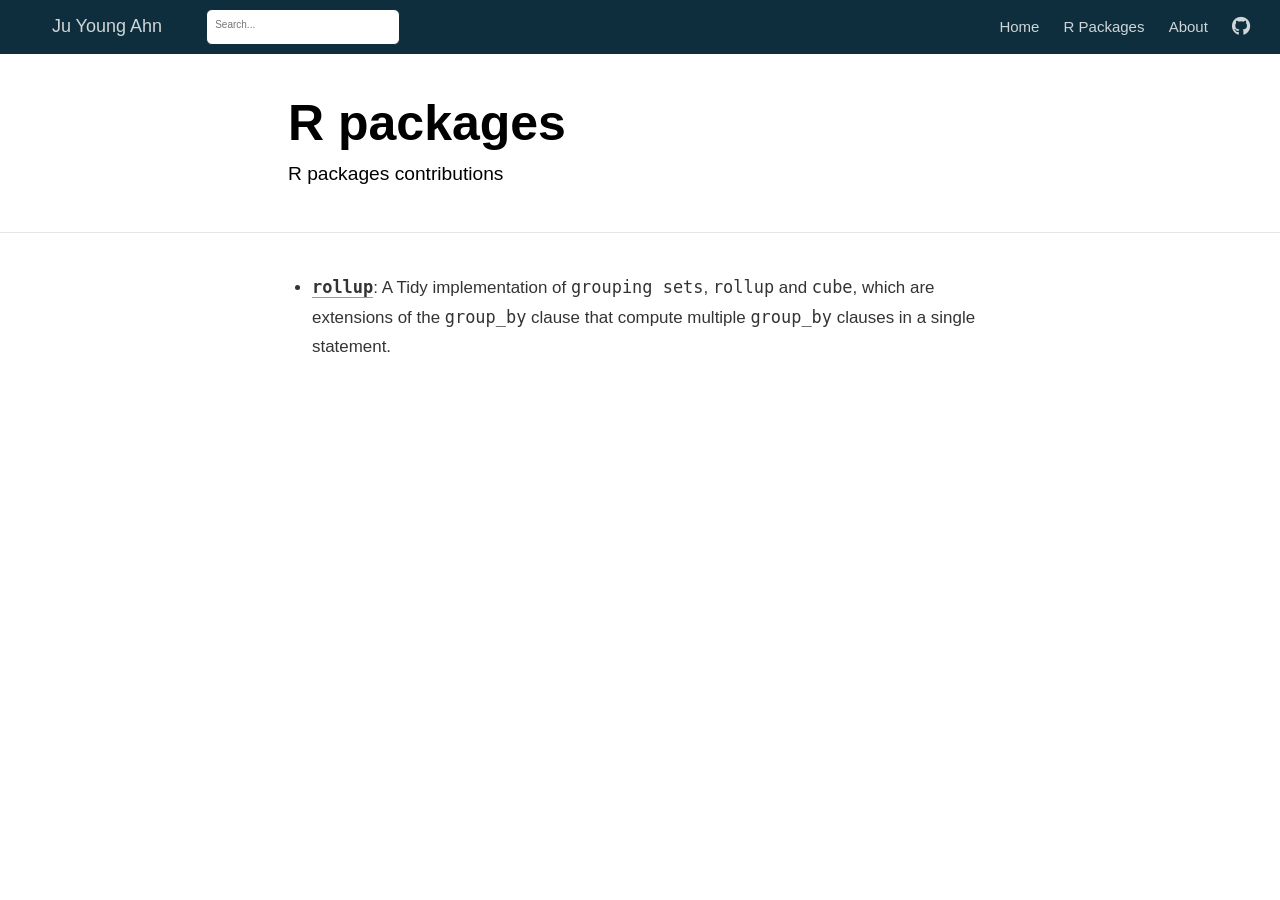
<file: docs/packages.html>
<!DOCTYPE html>

<html xmlns="http://www.w3.org/1999/xhtml" lang="" xml:lang="">

<head>
  <meta charset="utf-8"/>
  <meta name="viewport" content="width=device-width, initial-scale=1"/>
  <meta http-equiv="X-UA-Compatible" content="IE=Edge,chrome=1"/>
  <meta name="generator" content="distill" />

  <style type="text/css">
  /* Hide doc at startup (prevent jankiness while JS renders/transforms) */
  body {
    visibility: hidden;
  }
  </style>

 <!--radix_placeholder_import_source-->
 <!--/radix_placeholder_import_source-->

<style type="text/css">code{white-space: pre;}</style>
<style type="text/css" data-origin="pandoc">
a.sourceLine { display: inline-block; line-height: 1.25; }
a.sourceLine { pointer-events: none; color: inherit; text-decoration: inherit; }
a.sourceLine:empty { height: 1.2em; }
.sourceCode { overflow: visible; }
code.sourceCode { white-space: pre; position: relative; }
div.sourceCode { margin: 1em 0; }
pre.sourceCode { margin: 0; }
@media screen {
div.sourceCode { overflow: auto; }
}
@media print {
code.sourceCode { white-space: pre-wrap; }
a.sourceLine { text-indent: -1em; padding-left: 1em; }
}
pre.numberSource a.sourceLine
  { position: relative; left: -4em; }
pre.numberSource a.sourceLine::before
  { content: attr(data-line-number);
    position: relative; left: -1em; text-align: right; vertical-align: baseline;
    border: none; pointer-events: all; display: inline-block;
    -webkit-touch-callout: none; -webkit-user-select: none;
    -khtml-user-select: none; -moz-user-select: none;
    -ms-user-select: none; user-select: none;
    padding: 0 4px; width: 4em;
    color: #aaaaaa;
  }
pre.numberSource { margin-left: 3em; border-left: 1px solid #aaaaaa;  padding-left: 4px; }
div.sourceCode
  { color: #00769e; background-color: #f1f3f5; }
@media screen {
a.sourceLine::before { text-decoration: underline; }
}
code span. { color: #00769e; } /* Normal */
code span.al { color: #ad0000; } /* Alert */
code span.an { color: #5e5e5e; } /* Annotation */
code span.at { color: #657422; } /* Attribute */
code span.bn { color: #ad0000; } /* BaseN */
code span.bu { } /* BuiltIn */
code span.cf { color: #00769e; } /* ControlFlow */
code span.ch { color: #20794d; } /* Char */
code span.cn { color: #8f5902; } /* Constant */
code span.co { color: #5e5e5e; } /* Comment */
code span.cv { color: #5e5e5e; font-style: italic; } /* CommentVar */
code span.do { color: #5e5e5e; font-style: italic; } /* Documentation */
code span.dt { color: #ad0000; } /* DataType */
code span.dv { color: #ad0000; } /* DecVal */
code span.er { color: #ad0000; } /* Error */
code span.ex { } /* Extension */
code span.fl { color: #ad0000; } /* Float */
code span.fu { color: #4758ab; } /* Function */
code span.im { } /* Import */
code span.in { color: #5e5e5e; } /* Information */
code span.kw { color: #00769e; } /* Keyword */
code span.op { color: #5e5e5e; } /* Operator */
code span.ot { color: #00769e; } /* Other */
code span.pp { color: #ad0000; } /* Preprocessor */
code span.sc { color: #5e5e5e; } /* SpecialChar */
code span.ss { color: #20794d; } /* SpecialString */
code span.st { color: #20794d; } /* String */
code span.va { color: #111111; } /* Variable */
code span.vs { color: #20794d; } /* VerbatimString */
code span.wa { color: #5e5e5e; font-style: italic; } /* Warning */
</style>


  <!--radix_placeholder_meta_tags-->
  <title>Ju Young Ahn: R packages</title>
  
  <meta property="description" itemprop="description" content="R packages contributions"/>
  
  
  
  <!--  https://developers.facebook.com/docs/sharing/webmasters#markup -->
  <meta property="og:title" content="Ju Young Ahn: R packages"/>
  <meta property="og:type" content="article"/>
  <meta property="og:description" content="R packages contributions"/>
  <meta property="og:locale" content="en_US"/>
  <meta property="og:site_name" content="Ju Young Ahn"/>
  
  <!--  https://dev.twitter.com/cards/types/summary -->
  <meta property="twitter:card" content="summary"/>
  <meta property="twitter:title" content="Ju Young Ahn: R packages"/>
  <meta property="twitter:description" content="R packages contributions"/>
  
  <!--/radix_placeholder_meta_tags-->
  <!--radix_placeholder_rmarkdown_metadata-->
  
  <script type="text/json" id="radix-rmarkdown-metadata">
  {"type":"list","attributes":{"names":{"type":"character","attributes":{},"value":["title","description"]}},"value":[{"type":"character","attributes":{},"value":["R packages"]},{"type":"character","attributes":{},"value":["R packages contributions"]}]}
  </script>
  <!--/radix_placeholder_rmarkdown_metadata-->
  <!--radix_placeholder_navigation_in_header-->
  <meta name="distill:offset" content=""/>
  
  <script type="application/javascript">
  
    window.headroom_prevent_pin = false;
  
    window.document.addEventListener("DOMContentLoaded", function (event) {
  
      // initialize headroom for banner
      var header = $('header').get(0);
      var headerHeight = header.offsetHeight;
      var headroom = new Headroom(header, {
        tolerance: 5,
        onPin : function() {
          if (window.headroom_prevent_pin) {
            window.headroom_prevent_pin = false;
            headroom.unpin();
          }
        }
      });
      headroom.init();
      if(window.location.hash)
        headroom.unpin();
      $(header).addClass('headroom--transition');
  
      // offset scroll location for banner on hash change
      // (see: https://github.com/WickyNilliams/headroom.js/issues/38)
      window.addEventListener("hashchange", function(event) {
        window.scrollTo(0, window.pageYOffset - (headerHeight + 25));
      });
  
      // responsive menu
      $('.distill-site-header').each(function(i, val) {
        var topnav = $(this);
        var toggle = topnav.find('.nav-toggle');
        toggle.on('click', function() {
          topnav.toggleClass('responsive');
        });
      });
  
      // nav dropdowns
      $('.nav-dropbtn').click(function(e) {
        $(this).next('.nav-dropdown-content').toggleClass('nav-dropdown-active');
        $(this).parent().siblings('.nav-dropdown')
           .children('.nav-dropdown-content').removeClass('nav-dropdown-active');
      });
      $("body").click(function(e){
        $('.nav-dropdown-content').removeClass('nav-dropdown-active');
      });
      $(".nav-dropdown").click(function(e){
        e.stopPropagation();
      });
    });
  </script>
  
  <style type="text/css">
  
  /* Theme (user-documented overrideables for nav appearance) */
  
  .distill-site-nav {
    color: rgba(255, 255, 255, 0.8);
    background-color: #0F2E3D;
    font-size: 15px;
    font-weight: 300;
  }
  
  .distill-site-nav a {
    color: inherit;
    text-decoration: none;
  }
  
  .distill-site-nav a:hover {
    color: white;
  }
  
  @media print {
    .distill-site-nav {
      display: none;
    }
  }
  
  .distill-site-header {
  
  }
  
  .distill-site-footer {
  
  }
  
  
  /* Site Header */
  
  .distill-site-header {
    width: 100%;
    box-sizing: border-box;
    z-index: 3;
  }
  
  .distill-site-header .nav-left {
    display: inline-block;
    margin-left: 8px;
  }
  
  @media screen and (max-width: 768px) {
    .distill-site-header .nav-left {
      margin-left: 0;
    }
  }
  
  
  .distill-site-header .nav-right {
    float: right;
    margin-right: 8px;
  }
  
  .distill-site-header a,
  .distill-site-header .title {
    display: inline-block;
    text-align: center;
    padding: 14px 10px 14px 10px;
  }
  
  .distill-site-header .title {
    font-size: 18px;
    min-width: 150px;
  }
  
  .distill-site-header .logo {
    padding: 0;
  }
  
  .distill-site-header .logo img {
    display: none;
    max-height: 20px;
    width: auto;
    margin-bottom: -4px;
  }
  
  .distill-site-header .nav-image img {
    max-height: 18px;
    width: auto;
    display: inline-block;
    margin-bottom: -3px;
  }
  
  
  
  @media screen and (min-width: 1000px) {
    .distill-site-header .logo img {
      display: inline-block;
    }
    .distill-site-header .nav-left {
      margin-left: 20px;
    }
    .distill-site-header .nav-right {
      margin-right: 20px;
    }
    .distill-site-header .title {
      padding-left: 12px;
    }
  }
  
  
  .distill-site-header .nav-toggle {
    display: none;
  }
  
  .nav-dropdown {
    display: inline-block;
    position: relative;
  }
  
  .nav-dropdown .nav-dropbtn {
    border: none;
    outline: none;
    color: rgba(255, 255, 255, 0.8);
    padding: 16px 10px;
    background-color: transparent;
    font-family: inherit;
    font-size: inherit;
    font-weight: inherit;
    margin: 0;
    margin-top: 1px;
    z-index: 2;
  }
  
  .nav-dropdown-content {
    display: none;
    position: absolute;
    background-color: white;
    min-width: 200px;
    border: 1px solid rgba(0,0,0,0.15);
    border-radius: 4px;
    box-shadow: 0px 8px 16px 0px rgba(0,0,0,0.1);
    z-index: 1;
    margin-top: 2px;
    white-space: nowrap;
    padding-top: 4px;
    padding-bottom: 4px;
  }
  
  .nav-dropdown-content hr {
    margin-top: 4px;
    margin-bottom: 4px;
    border: none;
    border-bottom: 1px solid rgba(0, 0, 0, 0.1);
  }
  
  .nav-dropdown-active {
    display: block;
  }
  
  .nav-dropdown-content a, .nav-dropdown-content .nav-dropdown-header {
    color: black;
    padding: 6px 24px;
    text-decoration: none;
    display: block;
    text-align: left;
  }
  
  .nav-dropdown-content .nav-dropdown-header {
    display: block;
    padding: 5px 24px;
    padding-bottom: 0;
    text-transform: uppercase;
    font-size: 14px;
    color: #999999;
    white-space: nowrap;
  }
  
  .nav-dropdown:hover .nav-dropbtn {
    color: white;
  }
  
  .nav-dropdown-content a:hover {
    background-color: #ddd;
    color: black;
  }
  
  .nav-right .nav-dropdown-content {
    margin-left: -45%;
    right: 0;
  }
  
  @media screen and (max-width: 768px) {
    .distill-site-header a, .distill-site-header .nav-dropdown  {display: none;}
    .distill-site-header a.nav-toggle {
      float: right;
      display: block;
    }
    .distill-site-header .title {
      margin-left: 0;
    }
    .distill-site-header .nav-right {
      margin-right: 0;
    }
    .distill-site-header {
      overflow: hidden;
    }
    .nav-right .nav-dropdown-content {
      margin-left: 0;
    }
  }
  
  
  @media screen and (max-width: 768px) {
    .distill-site-header.responsive {position: relative; min-height: 500px; }
    .distill-site-header.responsive a.nav-toggle {
      position: absolute;
      right: 0;
      top: 0;
    }
    .distill-site-header.responsive a,
    .distill-site-header.responsive .nav-dropdown {
      display: block;
      text-align: left;
    }
    .distill-site-header.responsive .nav-left,
    .distill-site-header.responsive .nav-right {
      width: 100%;
    }
    .distill-site-header.responsive .nav-dropdown {float: none;}
    .distill-site-header.responsive .nav-dropdown-content {position: relative;}
    .distill-site-header.responsive .nav-dropdown .nav-dropbtn {
      display: block;
      width: 100%;
      text-align: left;
    }
  }
  
  /* Site Footer */
  
  .distill-site-footer {
    width: 100%;
    overflow: hidden;
    box-sizing: border-box;
    z-index: 3;
    margin-top: 30px;
    padding-top: 30px;
    padding-bottom: 30px;
    text-align: center;
  }
  
  /* Headroom */
  
  d-title {
    padding-top: 6rem;
  }
  
  @media print {
    d-title {
      padding-top: 4rem;
    }
  }
  
  .headroom {
    z-index: 1000;
    position: fixed;
    top: 0;
    left: 0;
    right: 0;
  }
  
  .headroom--transition {
    transition: all .4s ease-in-out;
  }
  
  .headroom--unpinned {
    top: -100px;
  }
  
  .headroom--pinned {
    top: 0;
  }
  
  /* adjust viewport for navbar height */
  /* helps vertically center bootstrap (non-distill) content */
  .min-vh-100 {
    min-height: calc(100vh - 100px) !important;
  }
  
  </style>
  
  <script src="site_libs/jquery-3.6.0/jquery-3.6.0.min.js"></script>
  <link href="site_libs/font-awesome-6.4.2/css/all.min.css" rel="stylesheet"/>
  <link href="site_libs/font-awesome-6.4.2/css/v4-shims.min.css" rel="stylesheet"/>
  <script src="site_libs/headroom-0.9.4/headroom.min.js"></script>
  <script src="site_libs/autocomplete-0.37.1/autocomplete.min.js"></script>
  <script src="site_libs/fuse-6.4.1/fuse.min.js"></script>
  
  <script type="application/javascript">
  
  function getMeta(metaName) {
    var metas = document.getElementsByTagName('meta');
    for (let i = 0; i < metas.length; i++) {
      if (metas[i].getAttribute('name') === metaName) {
        return metas[i].getAttribute('content');
      }
    }
    return '';
  }
  
  function offsetURL(url) {
    var offset = getMeta('distill:offset');
    return offset ? offset + '/' + url : url;
  }
  
  function createFuseIndex() {
  
    // create fuse index
    var options = {
      keys: [
        { name: 'title', weight: 20 },
        { name: 'categories', weight: 15 },
        { name: 'description', weight: 10 },
        { name: 'contents', weight: 5 },
      ],
      ignoreLocation: true,
      threshold: 0
    };
    var fuse = new window.Fuse([], options);
  
    // fetch the main search.json
    return fetch(offsetURL('search.json'))
      .then(function(response) {
        if (response.status == 200) {
          return response.json().then(function(json) {
            // index main articles
            json.articles.forEach(function(article) {
              fuse.add(article);
            });
            // download collections and index their articles
            return Promise.all(json.collections.map(function(collection) {
              return fetch(offsetURL(collection)).then(function(response) {
                if (response.status === 200) {
                  return response.json().then(function(articles) {
                    articles.forEach(function(article) {
                      fuse.add(article);
                    });
                  })
                } else {
                  return Promise.reject(
                    new Error('Unexpected status from search index request: ' +
                              response.status)
                  );
                }
              });
            })).then(function() {
              return fuse;
            });
          });
  
        } else {
          return Promise.reject(
            new Error('Unexpected status from search index request: ' +
                        response.status)
          );
        }
      });
  }
  
  window.document.addEventListener("DOMContentLoaded", function (event) {
  
    // get search element (bail if we don't have one)
    var searchEl = window.document.getElementById('distill-search');
    if (!searchEl)
      return;
  
    createFuseIndex()
      .then(function(fuse) {
  
        // make search box visible
        searchEl.classList.remove('hidden');
  
        // initialize autocomplete
        var options = {
          autoselect: true,
          hint: false,
          minLength: 2,
        };
        window.autocomplete(searchEl, options, [{
          source: function(query, callback) {
            const searchOptions = {
              isCaseSensitive: false,
              shouldSort: true,
              minMatchCharLength: 2,
              limit: 10,
            };
            var results = fuse.search(query, searchOptions);
            callback(results
              .map(function(result) { return result.item; })
            );
          },
          templates: {
            suggestion: function(suggestion) {
              var img = suggestion.preview && Object.keys(suggestion.preview).length > 0
                ? `<img src="${offsetURL(suggestion.preview)}"</img>`
                : '';
              var html = `
                <div class="search-item">
                  <h3>${suggestion.title}</h3>
                  <div class="search-item-description">
                    ${suggestion.description || ''}
                  </div>
                  <div class="search-item-preview">
                    ${img}
                  </div>
                </div>
              `;
              return html;
            }
          }
        }]).on('autocomplete:selected', function(event, suggestion) {
          window.location.href = offsetURL(suggestion.path);
        });
        // remove inline display style on autocompleter (we want to
        // manage responsive display via css)
        $('.algolia-autocomplete').css("display", "");
      })
      .catch(function(error) {
        console.log(error);
      });
  
  });
  
  </script>
  
  <style type="text/css">
  
  .nav-search {
    font-size: x-small;
  }
  
  /* Algolioa Autocomplete */
  
  .algolia-autocomplete {
    display: inline-block;
    margin-left: 10px;
    vertical-align: sub;
    background-color: white;
    color: black;
    padding: 6px;
    padding-top: 8px;
    padding-bottom: 0;
    border-radius: 6px;
    border: 1px #0F2E3D solid;
    width: 180px;
  }
  
  
  @media screen and (max-width: 768px) {
    .distill-site-nav .algolia-autocomplete {
      display: none;
      visibility: hidden;
    }
    .distill-site-nav.responsive .algolia-autocomplete {
      display: inline-block;
      visibility: visible;
    }
    .distill-site-nav.responsive .algolia-autocomplete .aa-dropdown-menu {
      margin-left: 0;
      width: 400px;
      max-height: 400px;
    }
  }
  
  .algolia-autocomplete .aa-input, .algolia-autocomplete .aa-hint {
    width: 90%;
    outline: none;
    border: none;
  }
  
  .algolia-autocomplete .aa-hint {
    color: #999;
  }
  .algolia-autocomplete .aa-dropdown-menu {
    width: 550px;
    max-height: 70vh;
    overflow-x: visible;
    overflow-y: scroll;
    padding: 5px;
    margin-top: 3px;
    margin-left: -150px;
    background-color: #fff;
    border-radius: 5px;
    border: 1px solid #999;
    border-top: none;
  }
  
  .algolia-autocomplete .aa-dropdown-menu .aa-suggestion {
    cursor: pointer;
    padding: 5px 4px;
    border-bottom: 1px solid #eee;
  }
  
  .algolia-autocomplete .aa-dropdown-menu .aa-suggestion:last-of-type {
    border-bottom: none;
    margin-bottom: 2px;
  }
  
  .algolia-autocomplete .aa-dropdown-menu .aa-suggestion .search-item {
    overflow: hidden;
    font-size: 0.8em;
    line-height: 1.4em;
  }
  
  .algolia-autocomplete .aa-dropdown-menu .aa-suggestion .search-item h3 {
    font-size: 1rem;
    margin-block-start: 0;
    margin-block-end: 5px;
  }
  
  .algolia-autocomplete .aa-dropdown-menu .aa-suggestion .search-item-description {
    display: inline-block;
    overflow: hidden;
    height: 2.8em;
    width: 80%;
    margin-right: 4%;
  }
  
  .algolia-autocomplete .aa-dropdown-menu .aa-suggestion .search-item-preview {
    display: inline-block;
    width: 15%;
  }
  
  .algolia-autocomplete .aa-dropdown-menu .aa-suggestion .search-item-preview img {
    height: 3em;
    width: auto;
    display: none;
  }
  
  .algolia-autocomplete .aa-dropdown-menu .aa-suggestion .search-item-preview img[src] {
    display: initial;
  }
  
  .algolia-autocomplete .aa-dropdown-menu .aa-suggestion.aa-cursor {
    background-color: #eee;
  }
  .algolia-autocomplete .aa-dropdown-menu .aa-suggestion em {
    font-weight: bold;
    font-style: normal;
  }
  
  </style>
  
  
  <!--/radix_placeholder_navigation_in_header-->
  <!--radix_placeholder_distill-->
  
  <style type="text/css">
  
  body {
    background-color: white;
  }
  
  .pandoc-table {
    width: 100%;
  }
  
  .pandoc-table>caption {
    margin-bottom: 10px;
  }
  
  .pandoc-table th:not([align]) {
    text-align: left;
  }
  
  .pagedtable-footer {
    font-size: 15px;
  }
  
  d-byline .byline {
    grid-template-columns: 2fr 2fr;
  }
  
  d-byline .byline h3 {
    margin-block-start: 1.5em;
  }
  
  d-byline .byline .authors-affiliations h3 {
    margin-block-start: 0.5em;
  }
  
  .authors-affiliations .orcid-id {
    width: 16px;
    height:16px;
    margin-left: 4px;
    margin-right: 4px;
    vertical-align: middle;
    padding-bottom: 2px;
  }
  
  d-title .dt-tags {
    margin-top: 1em;
    grid-column: text;
  }
  
  .dt-tags .dt-tag {
    text-decoration: none;
    display: inline-block;
    color: rgba(0,0,0,0.6);
    padding: 0em 0.4em;
    margin-right: 0.5em;
    margin-bottom: 0.4em;
    font-size: 70%;
    border: 1px solid rgba(0,0,0,0.2);
    border-radius: 3px;
    text-transform: uppercase;
    font-weight: 500;
  }
  
  d-article table.gt_table td,
  d-article table.gt_table th {
    border-bottom: none;
    font-size: 100%;
  }
  
  .html-widget {
    margin-bottom: 2.0em;
  }
  
  .l-screen-inset {
    padding-right: 16px;
  }
  
  .l-screen .caption {
    margin-left: 10px;
  }
  
  .shaded {
    background: rgb(247, 247, 247);
    padding-top: 20px;
    padding-bottom: 20px;
    border-top: 1px solid rgba(0, 0, 0, 0.1);
    border-bottom: 1px solid rgba(0, 0, 0, 0.1);
  }
  
  .shaded .html-widget {
    margin-bottom: 0;
    border: 1px solid rgba(0, 0, 0, 0.1);
  }
  
  .shaded .shaded-content {
    background: white;
  }
  
  .text-output {
    margin-top: 0;
    line-height: 1.5em;
  }
  
  .hidden {
    display: none !important;
  }
  
  hr.section-separator {
    border: none;
    border-top: 1px solid rgba(0, 0, 0, 0.1);
    margin: 0px;
  }
  
  
  d-byline {
    border-top: none;
  }
  
  d-article {
    padding-top: 2.5rem;
    padding-bottom: 30px;
    border-top: none;
  }
  
  d-appendix {
    padding-top: 30px;
  }
  
  d-article>p>img {
    width: 100%;
  }
  
  d-article h2 {
    margin: 1rem 0 1.5rem 0;
  }
  
  d-article h3 {
    margin-top: 1.5rem;
  }
  
  d-article iframe {
    border: 1px solid rgba(0, 0, 0, 0.1);
    margin-bottom: 2.0em;
    width: 100%;
  }
  
  /* Tweak code blocks */
  
  d-article div.sourceCode code,
  d-article pre code {
    font-family: Consolas, Monaco, 'Andale Mono', 'Ubuntu Mono', monospace;
  }
  
  d-article pre,
  d-article div.sourceCode,
  d-article div.sourceCode pre {
    overflow: auto;
  }
  
  d-article div.sourceCode {
    background-color: white;
  }
  
  d-article div.sourceCode pre {
    padding-left: 10px;
    font-size: 12px;
    border-left: 2px solid rgba(0,0,0,0.1);
  }
  
  d-article pre {
    font-size: 12px;
    color: black;
    background: none;
    margin-top: 0;
    text-align: left;
    white-space: pre;
    word-spacing: normal;
    word-break: normal;
    word-wrap: normal;
    line-height: 1.5;
  
    -moz-tab-size: 4;
    -o-tab-size: 4;
    tab-size: 4;
  
    -webkit-hyphens: none;
    -moz-hyphens: none;
    -ms-hyphens: none;
    hyphens: none;
  }
  
  d-article pre a {
    border-bottom: none;
  }
  
  d-article pre a:hover {
    border-bottom: none;
    text-decoration: underline;
  }
  
  d-article details {
    grid-column: text;
    margin-bottom: 0.8em;
  }
  
  @media(min-width: 768px) {
  
  d-article pre,
  d-article div.sourceCode,
  d-article div.sourceCode pre {
    overflow: visible !important;
  }
  
  d-article div.sourceCode pre {
    padding-left: 18px;
    font-size: 14px;
  }
  
  /* tweak for Pandoc numbered line within distill */
  d-article pre.numberSource code > span {
      left: -2em;
  }
  
  d-article pre {
    font-size: 14px;
  }
  
  }
  
  figure img.external {
    background: white;
    border: 1px solid rgba(0, 0, 0, 0.1);
    box-shadow: 0 1px 8px rgba(0, 0, 0, 0.1);
    padding: 18px;
    box-sizing: border-box;
  }
  
  /* CSS for d-contents */
  
  .d-contents {
    grid-column: text;
    color: rgba(0,0,0,0.8);
    font-size: 0.9em;
    padding-bottom: 1em;
    margin-bottom: 1em;
    padding-bottom: 0.5em;
    margin-bottom: 1em;
    padding-left: 0.25em;
    justify-self: start;
  }
  
  @media(min-width: 1000px) {
    .d-contents.d-contents-float {
      height: 0;
      grid-column-start: 1;
      grid-column-end: 4;
      justify-self: center;
      padding-right: 3em;
      padding-left: 2em;
    }
  }
  
  .d-contents nav h3 {
    font-size: 18px;
    margin-top: 0;
    margin-bottom: 1em;
  }
  
  .d-contents li {
    list-style-type: none
  }
  
  .d-contents nav > ul {
    padding-left: 0;
  }
  
  .d-contents ul {
    padding-left: 1em
  }
  
  .d-contents nav ul li {
    margin-top: 0.6em;
    margin-bottom: 0.2em;
  }
  
  .d-contents nav a {
    font-size: 13px;
    border-bottom: none;
    text-decoration: none
    color: rgba(0, 0, 0, 0.8);
  }
  
  .d-contents nav a:hover {
    text-decoration: underline solid rgba(0, 0, 0, 0.6)
  }
  
  .d-contents nav > ul > li > a {
    font-weight: 600;
  }
  
  .d-contents nav > ul > li > ul {
    font-weight: inherit;
  }
  
  .d-contents nav > ul > li > ul > li {
    margin-top: 0.2em;
  }
  
  
  .d-contents nav ul {
    margin-top: 0;
    margin-bottom: 0.25em;
  }
  
  .d-article-with-toc h2:nth-child(2) {
    margin-top: 0;
  }
  
  
  /* Figure */
  
  .figure {
    position: relative;
    margin-bottom: 2.5em;
    margin-top: 1.5em;
  }
  
  .figure .caption {
    color: rgba(0, 0, 0, 0.6);
    font-size: 12px;
    line-height: 1.5em;
  }
  
  .figure img.external {
    background: white;
    border: 1px solid rgba(0, 0, 0, 0.1);
    box-shadow: 0 1px 8px rgba(0, 0, 0, 0.1);
    padding: 18px;
    box-sizing: border-box;
  }
  
  .figure .caption a {
    color: rgba(0, 0, 0, 0.6);
  }
  
  .figure .caption b,
  .figure .caption strong, {
    font-weight: 600;
    color: rgba(0, 0, 0, 1.0);
  }
  
  /* Citations */
  
  d-article .citation {
    color: inherit;
    cursor: inherit;
  }
  
  div.hanging-indent{
    margin-left: 1em; text-indent: -1em;
  }
  
  /* Citation hover box */
  
  .tippy-box[data-theme~=light-border] {
    background-color: rgba(250, 250, 250, 0.95);
  }
  
  .tippy-content > p {
    margin-bottom: 0;
    padding: 2px;
  }
  
  
  /* Tweak 1000px media break to show more text */
  
  @media(min-width: 1000px) {
    .base-grid,
    distill-header,
    d-title,
    d-abstract,
    d-article,
    d-appendix,
    distill-appendix,
    d-byline,
    d-footnote-list,
    d-citation-list,
    distill-footer {
      grid-template-columns: [screen-start] 1fr [page-start kicker-start] 80px [middle-start] 50px [text-start kicker-end] 65px 65px 65px 65px 65px 65px 65px 65px [text-end gutter-start] 65px [middle-end] 65px [page-end gutter-end] 1fr [screen-end];
      grid-column-gap: 16px;
    }
  
    .grid {
      grid-column-gap: 16px;
    }
  
    d-article {
      font-size: 1.06rem;
      line-height: 1.7em;
    }
    figure .caption, .figure .caption, figure figcaption {
      font-size: 13px;
    }
  }
  
  @media(min-width: 1180px) {
    .base-grid,
    distill-header,
    d-title,
    d-abstract,
    d-article,
    d-appendix,
    distill-appendix,
    d-byline,
    d-footnote-list,
    d-citation-list,
    distill-footer {
      grid-template-columns: [screen-start] 1fr [page-start kicker-start] 60px [middle-start] 60px [text-start kicker-end] 60px 60px 60px 60px 60px 60px 60px 60px [text-end gutter-start] 60px [middle-end] 60px [page-end gutter-end] 1fr [screen-end];
      grid-column-gap: 32px;
    }
  
    .grid {
      grid-column-gap: 32px;
    }
  }
  
  
  /* Get the citation styles for the appendix (not auto-injected on render since
     we do our own rendering of the citation appendix) */
  
  d-appendix .citation-appendix,
  .d-appendix .citation-appendix {
    font-size: 11px;
    line-height: 15px;
    border-left: 1px solid rgba(0, 0, 0, 0.1);
    padding-left: 18px;
    border: 1px solid rgba(0,0,0,0.1);
    background: rgba(0, 0, 0, 0.02);
    padding: 10px 18px;
    border-radius: 3px;
    color: rgba(150, 150, 150, 1);
    overflow: hidden;
    margin-top: -12px;
    white-space: pre-wrap;
    word-wrap: break-word;
  }
  
  /* Include appendix styles here so they can be overridden */
  
  d-appendix {
    contain: layout style;
    font-size: 0.8em;
    line-height: 1.7em;
    margin-top: 60px;
    margin-bottom: 0;
    border-top: 1px solid rgba(0, 0, 0, 0.1);
    color: rgba(0,0,0,0.5);
    padding-top: 60px;
    padding-bottom: 48px;
  }
  
  d-appendix h3 {
    grid-column: page-start / text-start;
    font-size: 15px;
    font-weight: 500;
    margin-top: 1em;
    margin-bottom: 0;
    color: rgba(0,0,0,0.65);
  }
  
  d-appendix h3 + * {
    margin-top: 1em;
  }
  
  d-appendix ol {
    padding: 0 0 0 15px;
  }
  
  @media (min-width: 768px) {
    d-appendix ol {
      padding: 0 0 0 30px;
      margin-left: -30px;
    }
  }
  
  d-appendix li {
    margin-bottom: 1em;
  }
  
  d-appendix a {
    color: rgba(0, 0, 0, 0.6);
  }
  
  d-appendix > * {
    grid-column: text;
  }
  
  d-appendix > d-footnote-list,
  d-appendix > d-citation-list,
  d-appendix > distill-appendix {
    grid-column: screen;
  }
  
  /* Include footnote styles here so they can be overridden */
  
  d-footnote-list {
    contain: layout style;
  }
  
  d-footnote-list > * {
    grid-column: text;
  }
  
  d-footnote-list a.footnote-backlink {
    color: rgba(0,0,0,0.3);
    padding-left: 0.5em;
  }
  
  
  
  /* Anchor.js */
  
  .anchorjs-link {
    /*transition: all .25s linear; */
    text-decoration: none;
    border-bottom: none;
  }
  *:hover > .anchorjs-link {
    margin-left: -1.125em !important;
    text-decoration: none;
    border-bottom: none;
  }
  
  /* Social footer */
  
  .social_footer {
    margin-top: 30px;
    margin-bottom: 0;
    color: rgba(0,0,0,0.67);
  }
  
  .disqus-comments {
    margin-right: 30px;
  }
  
  .disqus-comment-count {
    border-bottom: 1px solid rgba(0, 0, 0, 0.4);
    cursor: pointer;
  }
  
  #disqus_thread {
    margin-top: 30px;
  }
  
  .article-sharing a {
    border-bottom: none;
    margin-right: 8px;
  }
  
  .article-sharing a:hover {
    border-bottom: none;
  }
  
  .sidebar-section.subscribe {
    font-size: 12px;
    line-height: 1.6em;
  }
  
  .subscribe p {
    margin-bottom: 0.5em;
  }
  
  
  .article-footer .subscribe {
    font-size: 15px;
    margin-top: 45px;
  }
  
  
  .sidebar-section.custom {
    font-size: 12px;
    line-height: 1.6em;
  }
  
  .custom p {
    margin-bottom: 0.5em;
  }
  
  /* Styles for listing layout (hide title) */
  .layout-listing d-title, .layout-listing .d-title {
    display: none;
  }
  
  /* Styles for posts lists (not auto-injected) */
  
  
  .posts-with-sidebar {
    padding-left: 45px;
    padding-right: 45px;
  }
  
  .posts-list .description h2,
  .posts-list .description p {
    font-family: -apple-system, BlinkMacSystemFont, "Segoe UI", Roboto, Oxygen, Ubuntu, Cantarell, "Fira Sans", "Droid Sans", "Helvetica Neue", Arial, sans-serif;
  }
  
  .posts-list .description h2 {
    font-weight: 700;
    border-bottom: none;
    padding-bottom: 0;
  }
  
  .posts-list h2.post-tag {
    border-bottom: 1px solid rgba(0, 0, 0, 0.2);
    padding-bottom: 12px;
  }
  .posts-list {
    margin-top: 60px;
    margin-bottom: 24px;
  }
  
  .posts-list .post-preview {
    text-decoration: none;
    overflow: hidden;
    display: block;
    border-bottom: 1px solid rgba(0, 0, 0, 0.1);
    padding: 24px 0;
  }
  
  .post-preview-last {
    border-bottom: none !important;
  }
  
  .posts-list .posts-list-caption {
    grid-column: screen;
    font-weight: 400;
  }
  
  .posts-list .post-preview h2 {
    margin: 0 0 6px 0;
    line-height: 1.2em;
    font-style: normal;
    font-size: 24px;
  }
  
  .posts-list .post-preview p {
    margin: 0 0 12px 0;
    line-height: 1.4em;
    font-size: 16px;
  }
  
  .posts-list .post-preview .thumbnail {
    box-sizing: border-box;
    margin-bottom: 24px;
    position: relative;
    max-width: 500px;
  }
  .posts-list .post-preview img {
    width: 100%;
    display: block;
  }
  
  .posts-list .metadata {
    font-size: 12px;
    line-height: 1.4em;
    margin-bottom: 18px;
  }
  
  .posts-list .metadata > * {
    display: inline-block;
  }
  
  .posts-list .metadata .publishedDate {
    margin-right: 2em;
  }
  
  .posts-list .metadata .dt-authors {
    display: block;
    margin-top: 0.3em;
    margin-right: 2em;
  }
  
  .posts-list .dt-tags {
    display: block;
    line-height: 1em;
  }
  
  .posts-list .dt-tags .dt-tag {
    display: inline-block;
    color: rgba(0,0,0,0.6);
    padding: 0.3em 0.4em;
    margin-right: 0.2em;
    margin-bottom: 0.4em;
    font-size: 60%;
    border: 1px solid rgba(0,0,0,0.2);
    border-radius: 3px;
    text-transform: uppercase;
    font-weight: 500;
  }
  
  .posts-list img {
    opacity: 1;
  }
  
  .posts-list img[data-src] {
    opacity: 0;
  }
  
  .posts-more {
    clear: both;
  }
  
  
  .posts-sidebar {
    font-size: 16px;
  }
  
  .posts-sidebar h3 {
    font-size: 16px;
    margin-top: 0;
    margin-bottom: 0.5em;
    font-weight: 400;
    text-transform: uppercase;
  }
  
  .sidebar-section {
    margin-bottom: 30px;
  }
  
  .categories ul {
    list-style-type: none;
    margin: 0;
    padding: 0;
  }
  
  .categories li {
    color: rgba(0, 0, 0, 0.8);
    margin-bottom: 0;
  }
  
  .categories li>a {
    border-bottom: none;
  }
  
  .categories li>a:hover {
    border-bottom: 1px solid rgba(0, 0, 0, 0.4);
  }
  
  .categories .active {
    font-weight: 600;
  }
  
  .categories .category-count {
    color: rgba(0, 0, 0, 0.4);
  }
  
  
  @media(min-width: 768px) {
    .posts-list .post-preview h2 {
      font-size: 26px;
    }
    .posts-list .post-preview .thumbnail {
      float: right;
      width: 30%;
      margin-bottom: 0;
    }
    .posts-list .post-preview .description {
      float: left;
      width: 45%;
    }
    .posts-list .post-preview .metadata {
      float: left;
      width: 20%;
      margin-top: 8px;
    }
    .posts-list .post-preview p {
      margin: 0 0 12px 0;
      line-height: 1.5em;
      font-size: 16px;
    }
    .posts-with-sidebar .posts-list {
      float: left;
      width: 75%;
    }
    .posts-with-sidebar .posts-sidebar {
      float: right;
      width: 20%;
      margin-top: 60px;
      padding-top: 24px;
      padding-bottom: 24px;
    }
  }
  
  
  /* Improve display for browsers without grid (IE/Edge <= 15) */
  
  .downlevel {
    line-height: 1.6em;
    font-family: -apple-system, BlinkMacSystemFont, "Segoe UI", Roboto, Oxygen, Ubuntu, Cantarell, "Fira Sans", "Droid Sans", "Helvetica Neue", Arial, sans-serif;
    margin: 0;
  }
  
  .downlevel .d-title {
    padding-top: 6rem;
    padding-bottom: 1.5rem;
  }
  
  .downlevel .d-title h1 {
    font-size: 50px;
    font-weight: 700;
    line-height: 1.1em;
    margin: 0 0 0.5rem;
  }
  
  .downlevel .d-title p {
    font-weight: 300;
    font-size: 1.2rem;
    line-height: 1.55em;
    margin-top: 0;
  }
  
  .downlevel .d-byline {
    padding-top: 0.8em;
    padding-bottom: 0.8em;
    font-size: 0.8rem;
    line-height: 1.8em;
  }
  
  .downlevel .section-separator {
    border: none;
    border-top: 1px solid rgba(0, 0, 0, 0.1);
  }
  
  .downlevel .d-article {
    font-size: 1.06rem;
    line-height: 1.7em;
    padding-top: 1rem;
    padding-bottom: 2rem;
  }
  
  
  .downlevel .d-appendix {
    padding-left: 0;
    padding-right: 0;
    max-width: none;
    font-size: 0.8em;
    line-height: 1.7em;
    margin-bottom: 0;
    color: rgba(0,0,0,0.5);
    padding-top: 40px;
    padding-bottom: 48px;
  }
  
  .downlevel .footnotes ol {
    padding-left: 13px;
  }
  
  .downlevel .base-grid,
  .downlevel .distill-header,
  .downlevel .d-title,
  .downlevel .d-abstract,
  .downlevel .d-article,
  .downlevel .d-appendix,
  .downlevel .distill-appendix,
  .downlevel .d-byline,
  .downlevel .d-footnote-list,
  .downlevel .d-citation-list,
  .downlevel .distill-footer,
  .downlevel .appendix-bottom,
  .downlevel .posts-container {
    padding-left: 40px;
    padding-right: 40px;
  }
  
  @media(min-width: 768px) {
    .downlevel .base-grid,
    .downlevel .distill-header,
    .downlevel .d-title,
    .downlevel .d-abstract,
    .downlevel .d-article,
    .downlevel .d-appendix,
    .downlevel .distill-appendix,
    .downlevel .d-byline,
    .downlevel .d-footnote-list,
    .downlevel .d-citation-list,
    .downlevel .distill-footer,
    .downlevel .appendix-bottom,
    .downlevel .posts-container {
    padding-left: 150px;
    padding-right: 150px;
    max-width: 900px;
  }
  }
  
  .downlevel pre code {
    display: block;
    border-left: 2px solid rgba(0, 0, 0, .1);
    padding: 0 0 0 20px;
    font-size: 14px;
  }
  
  .downlevel code, .downlevel pre {
    color: black;
    background: none;
    font-family: Consolas, Monaco, 'Andale Mono', 'Ubuntu Mono', monospace;
    text-align: left;
    white-space: pre;
    word-spacing: normal;
    word-break: normal;
    word-wrap: normal;
    line-height: 1.5;
  
    -moz-tab-size: 4;
    -o-tab-size: 4;
    tab-size: 4;
  
    -webkit-hyphens: none;
    -moz-hyphens: none;
    -ms-hyphens: none;
    hyphens: none;
  }
  
  .downlevel .posts-list .post-preview {
    color: inherit;
  }
  
  
  
  </style>
  
  <script type="application/javascript">
  
  function is_downlevel_browser() {
    if (bowser.isUnsupportedBrowser({ msie: "12", msedge: "16"},
                                   window.navigator.userAgent)) {
      return true;
    } else {
      return window.load_distill_framework === undefined;
    }
  }
  
  // show body when load is complete
  function on_load_complete() {
  
    // add anchors
    if (window.anchors) {
      window.anchors.options.placement = 'left';
      window.anchors.add('d-article > h2, d-article > h3, d-article > h4, d-article > h5');
    }
  
  
    // set body to visible
    document.body.style.visibility = 'visible';
  
    // force redraw for leaflet widgets
    if (window.HTMLWidgets) {
      var maps = window.HTMLWidgets.findAll(".leaflet");
      $.each(maps, function(i, el) {
        var map = this.getMap();
        map.invalidateSize();
        map.eachLayer(function(layer) {
          if (layer instanceof L.TileLayer)
            layer.redraw();
        });
      });
    }
  
    // trigger 'shown' so htmlwidgets resize
    $('d-article').trigger('shown');
  }
  
  function init_distill() {
  
    init_common();
  
    // create front matter
    var front_matter = $('<d-front-matter></d-front-matter>');
    $('#distill-front-matter').wrap(front_matter);
  
    // create d-title
    $('.d-title').changeElementType('d-title');
  
    // separator
    var separator = '<hr class="section-separator" style="clear: both"/>';
    // prepend separator above appendix
    $('.d-byline').before(separator);
    $('.d-article').before(separator);
  
    // create d-byline
    var byline = $('<d-byline></d-byline>');
    $('.d-byline').replaceWith(byline);
  
    // create d-article
    var article = $('<d-article></d-article>');
    $('.d-article').wrap(article).children().unwrap();
  
    // move posts container into article
    $('.posts-container').appendTo($('d-article'));
  
    // create d-appendix
    $('.d-appendix').changeElementType('d-appendix');
  
    // flag indicating that we have appendix items
    var appendix = $('.appendix-bottom').children('h3').length > 0;
  
    // replace footnotes with <d-footnote>
    $('.footnote-ref').each(function(i, val) {
      appendix = true;
      var href = $(this).attr('href');
      var id = href.replace('#', '');
      var fn = $('#' + id);
      var fn_p = $('#' + id + '>p');
      fn_p.find('.footnote-back').remove();
      var text = fn_p.html();
      var dtfn = $('<d-footnote></d-footnote>');
      dtfn.html(text);
      $(this).replaceWith(dtfn);
    });
    // remove footnotes
    $('.footnotes').remove();
  
    // move refs into #references-listing
    $('#references-listing').replaceWith($('#refs'));
  
    $('h1.appendix, h2.appendix').each(function(i, val) {
      $(this).changeElementType('h3');
    });
    $('h3.appendix').each(function(i, val) {
      var id = $(this).attr('id');
      $('.d-contents a[href="#' + id + '"]').parent().remove();
      appendix = true;
      $(this).nextUntil($('h1, h2, h3')).addBack().appendTo($('d-appendix'));
    });
  
    // show d-appendix if we have appendix content
    $("d-appendix").css('display', appendix ? 'grid' : 'none');
  
    // localize layout chunks to just output
    $('.layout-chunk').each(function(i, val) {
  
      // capture layout
      var layout = $(this).attr('data-layout');
  
      // apply layout to markdown level block elements
      var elements = $(this).children().not('details, div.sourceCode, pre, script');
      elements.each(function(i, el) {
        var layout_div = $('<div class="' + layout + '"></div>');
        if (layout_div.hasClass('shaded')) {
          var shaded_content = $('<div class="shaded-content"></div>');
          $(this).wrap(shaded_content);
          $(this).parent().wrap(layout_div);
        } else {
          $(this).wrap(layout_div);
        }
      });
  
  
      // unwrap the layout-chunk div
      $(this).children().unwrap();
    });
  
    // remove code block used to force  highlighting css
    $('.distill-force-highlighting-css').parent().remove();
  
    // remove empty line numbers inserted by pandoc when using a
    // custom syntax highlighting theme, except when numbering line
    // in code chunk
    $('pre:not(.numberLines) code.sourceCode a:empty').remove();
  
    // load distill framework
    load_distill_framework();
  
    // wait for window.distillRunlevel == 4 to do post processing
    function distill_post_process() {
  
      if (!window.distillRunlevel || window.distillRunlevel < 4)
        return;
  
      // hide author/affiliations entirely if we have no authors
      var front_matter = JSON.parse($("#distill-front-matter").html());
      var have_authors = front_matter.authors && front_matter.authors.length > 0;
      if (!have_authors)
        $('d-byline').addClass('hidden');
  
      // article with toc class
      $('.d-contents').parent().addClass('d-article-with-toc');
  
      // strip links that point to #
      $('.authors-affiliations').find('a[href="#"]').removeAttr('href');
  
      // add orcid ids
      $('.authors-affiliations').find('.author').each(function(i, el) {
        var orcid_id = front_matter.authors[i].orcidID;
        var author_name = front_matter.authors[i].author
        if (orcid_id) {
          var a = $('<a></a>');
          a.attr('href', 'https://orcid.org/' + orcid_id);
          var img = $('<img></img>');
          img.addClass('orcid-id');
          img.attr('alt', author_name ? 'ORCID ID for ' + author_name : 'ORCID ID');
          img.attr('src','[data-uri]');
          a.append(img);
          $(this).append(a);
        }
      });
  
      // hide elements of author/affiliations grid that have no value
      function hide_byline_column(caption) {
        $('d-byline').find('h3:contains("' + caption + '")').parent().css('visibility', 'hidden');
      }
  
      // affiliations
      var have_affiliations = false;
      for (var i = 0; i<front_matter.authors.length; ++i) {
        var author = front_matter.authors[i];
        if (author.affiliation !== "&nbsp;") {
          have_affiliations = true;
          break;
        }
      }
      if (!have_affiliations)
        $('d-byline').find('h3:contains("Affiliations")').css('visibility', 'hidden');
  
      // published date
      if (!front_matter.publishedDate)
        hide_byline_column("Published");
  
      // document object identifier
      var doi = $('d-byline').find('h3:contains("DOI")');
      var doi_p = doi.next().empty();
      if (!front_matter.doi) {
        // if we have a citation and valid citationText then link to that
        if ($('#citation').length > 0 && front_matter.citationText) {
          doi.html('Citation');
          $('<a href="#citation"></a>')
            .text(front_matter.citationText)
            .appendTo(doi_p);
        } else {
          hide_byline_column("DOI");
        }
      } else {
        $('<a></a>')
           .attr('href', "https://doi.org/" + front_matter.doi)
           .html(front_matter.doi)
           .appendTo(doi_p);
      }
  
       // change plural form of authors/affiliations
      if (front_matter.authors.length === 1) {
        var grid = $('.authors-affiliations');
        grid.children('h3:contains("Authors")').text('Author');
        grid.children('h3:contains("Affiliations")').text('Affiliation');
      }
  
      // remove d-appendix and d-footnote-list local styles
      $('d-appendix > style:first-child').remove();
      $('d-footnote-list > style:first-child').remove();
  
      // move appendix-bottom entries to the bottom
      $('.appendix-bottom').appendTo('d-appendix').children().unwrap();
      $('.appendix-bottom').remove();
  
      // hoverable references
      $('span.citation[data-cites]').each(function() {
        const citeChild = $(this).children()[0]
        // Do not process if @xyz has been used without escaping and without bibliography activated
        // https://github.com/rstudio/distill/issues/466
        if (citeChild === undefined) return true
  
        if (citeChild.nodeName == "D-FOOTNOTE") {
          var fn = citeChild
          $(this).html(fn.shadowRoot.querySelector("sup"))
          $(this).id = fn.id
          fn.remove()
        }
        var refs = $(this).attr('data-cites').split(" ");
        var refHtml = refs.map(function(ref) {
          // Could use CSS.escape too here, we insure backward compatibility in navigator
          return "<p>" + $('div[id="ref-' + ref + '"]').html() + "</p>";
        }).join("\n");
        window.tippy(this, {
          allowHTML: true,
          content: refHtml,
          maxWidth: 500,
          interactive: true,
          interactiveBorder: 10,
          theme: 'light-border',
          placement: 'bottom-start'
        });
      });
  
      // fix footnotes in tables (#411)
      // replacing broken distill.pub feature
      $('table d-footnote').each(function() {
        // we replace internal showAtNode methode which is triggered when hovering a footnote
        this.hoverBox.showAtNode = function(node) {
          // ported from https://github.com/distillpub/template/pull/105/files
          calcOffset = function(elem) {
              let x = elem.offsetLeft;
              let y = elem.offsetTop;
              // Traverse upwards until an `absolute` element is found or `elem`
              // becomes null.
              while (elem = elem.offsetParent && elem.style.position != 'absolute') {
                  x += elem.offsetLeft;
                  y += elem.offsetTop;
              }
  
              return { left: x, top: y };
          }
          // https://developer.mozilla.org/en-US/docs/Web/API/HTMLElement/offsetTop
          const bbox = node.getBoundingClientRect();
          const offset = calcOffset(node);
          this.show([offset.left + bbox.width, offset.top + bbox.height]);
        }
      })
  
      // clear polling timer
      clearInterval(tid);
  
      // show body now that everything is ready
      on_load_complete();
    }
  
    var tid = setInterval(distill_post_process, 50);
    distill_post_process();
  
  }
  
  function init_downlevel() {
  
    init_common();
  
     // insert hr after d-title
    $('.d-title').after($('<hr class="section-separator"/>'));
  
    // check if we have authors
    var front_matter = JSON.parse($("#distill-front-matter").html());
    var have_authors = front_matter.authors && front_matter.authors.length > 0;
  
    // manage byline/border
    if (!have_authors)
      $('.d-byline').remove();
    $('.d-byline').after($('<hr class="section-separator"/>'));
    $('.d-byline a').remove();
  
    // remove toc
    $('.d-contents').remove();
  
    // move appendix elements
    $('h1.appendix, h2.appendix').each(function(i, val) {
      $(this).changeElementType('h3');
    });
    $('h3.appendix').each(function(i, val) {
      $(this).nextUntil($('h1, h2, h3')).addBack().appendTo($('.d-appendix'));
    });
  
  
    // inject headers into references and footnotes
    var refs_header = $('<h3></h3>');
    refs_header.text('References');
    $('#refs').prepend(refs_header);
  
    var footnotes_header = $('<h3></h3');
    footnotes_header.text('Footnotes');
    $('.footnotes').children('hr').first().replaceWith(footnotes_header);
  
    // move appendix-bottom entries to the bottom
    $('.appendix-bottom').appendTo('.d-appendix').children().unwrap();
    $('.appendix-bottom').remove();
  
    // remove appendix if it's empty
    if ($('.d-appendix').children().length === 0)
      $('.d-appendix').remove();
  
    // prepend separator above appendix
    $('.d-appendix').before($('<hr class="section-separator" style="clear: both"/>'));
  
    // trim code
    $('pre>code').each(function(i, val) {
      $(this).html($.trim($(this).html()));
    });
  
    // move posts-container right before article
    $('.posts-container').insertBefore($('.d-article'));
  
    $('body').addClass('downlevel');
  
    on_load_complete();
  }
  
  
  function init_common() {
  
    // jquery plugin to change element types
    (function($) {
      $.fn.changeElementType = function(newType) {
        var attrs = {};
  
        $.each(this[0].attributes, function(idx, attr) {
          attrs[attr.nodeName] = attr.nodeValue;
        });
  
        this.replaceWith(function() {
          return $("<" + newType + "/>", attrs).append($(this).contents());
        });
      };
    })(jQuery);
  
    // prevent underline for linked images
    $('a > img').parent().css({'border-bottom' : 'none'});
  
    // mark non-body figures created by knitr chunks as 100% width
    $('.layout-chunk').each(function(i, val) {
      var figures = $(this).find('img, .html-widget');
      // ignore leaflet img layers (#106)
      figures = figures.filter(':not(img[class*="leaflet"])')
      if ($(this).attr('data-layout') !== "l-body") {
        figures.css('width', '100%');
      } else {
        figures.css('max-width', '100%');
        figures.filter("[width]").each(function(i, val) {
          var fig = $(this);
          fig.css('width', fig.attr('width') + 'px');
        });
  
      }
    });
  
    // auto-append index.html to post-preview links in file: protocol
    // and in rstudio ide preview
    $('.post-preview').each(function(i, val) {
      if (window.location.protocol === "file:")
        $(this).attr('href', $(this).attr('href') + "index.html");
    });
  
    // get rid of index.html references in header
    if (window.location.protocol !== "file:") {
      $('.distill-site-header a[href]').each(function(i,val) {
        $(this).attr('href', $(this).attr('href').replace(/^index[.]html/, "./"));
      });
    }
  
    // add class to pandoc style tables
    $('tr.header').parent('thead').parent('table').addClass('pandoc-table');
    $('.kable-table').children('table').addClass('pandoc-table');
  
    // add figcaption style to table captions
    $('caption').parent('table').addClass("figcaption");
  
    // initialize posts list
    if (window.init_posts_list)
      window.init_posts_list();
  
    // implmement disqus comment link
    $('.disqus-comment-count').click(function() {
      window.headroom_prevent_pin = true;
      $('#disqus_thread').toggleClass('hidden');
      if (!$('#disqus_thread').hasClass('hidden')) {
        var offset = $(this).offset();
        $(window).resize();
        $('html, body').animate({
          scrollTop: offset.top - 35
        });
      }
    });
  }
  
  document.addEventListener('DOMContentLoaded', function() {
    if (is_downlevel_browser())
      init_downlevel();
    else
      window.addEventListener('WebComponentsReady', init_distill);
  });
  
  </script>
  
  <!--/radix_placeholder_distill-->
  <script src="site_libs/popper-2.6.0/popper.min.js"></script>
  <link href="site_libs/tippy-6.2.7/tippy.css" rel="stylesheet" />
  <link href="site_libs/tippy-6.2.7/tippy-light-border.css" rel="stylesheet" />
  <script src="site_libs/tippy-6.2.7/tippy.umd.min.js"></script>
  <script src="site_libs/anchor-4.2.2/anchor.min.js"></script>
  <script src="site_libs/bowser-1.9.3/bowser.min.js"></script>
  <script src="site_libs/webcomponents-2.0.0/webcomponents.js"></script>
  <script src="site_libs/distill-2.2.21/template.v2.js"></script>
  <!--radix_placeholder_site_in_header-->
  <!--/radix_placeholder_site_in_header-->


</head>

<body>

<!--radix_placeholder_front_matter-->

<script id="distill-front-matter" type="text/json">
{"title":"R packages","description":"R packages contributions","authors":[]}
</script>

<!--/radix_placeholder_front_matter-->
<!--radix_placeholder_navigation_before_body-->
<header class="header header--fixed" role="banner">
<nav class="distill-site-nav distill-site-header">
<div class="nav-left">
<a href="index.html" class="title">Ju Young Ahn</a>
<input id="distill-search" class="nav-search hidden" type="text" placeholder="Search..."/>
</div>
<div class="nav-right">
<a href="index.html">Home</a>
<a href="packages.html">R Packages</a>
<a href="about.html">About</a>
<a href="https://github.com/JuYoungAhn">
<i class="fa fa-github fa-lg" aria-hidden="true"></i>
</a>
<a href="javascript:void(0);" class="nav-toggle">&#9776;</a>
</div>
</nav>
</header>
<!--/radix_placeholder_navigation_before_body-->
<!--radix_placeholder_site_before_body-->
<!--/radix_placeholder_site_before_body-->

<div class="d-title">
<h1>R packages</h1>

<!--radix_placeholder_categories-->
<!--/radix_placeholder_categories-->
<p>R packages contributions</p>
</div>


<div class="d-article">
<ul>
<li><a href="https://juyoungahn.github.io/rollup/"><strong><code>rollup</code></strong></a>: A Tidy implementation of <code>grouping sets</code>, <code>rollup</code> and <code>cube</code>, which are extensions of the <code>group_by</code> clause that compute multiple <code>group_by</code> clauses in a single statement.</li>
</ul>
<div class="sourceCode" id="cb1"><pre class="sourceCode r distill-force-highlighting-css"><code class="sourceCode r"></code></pre></div>
<!--radix_placeholder_article_footer-->
<!--/radix_placeholder_article_footer-->
</div>

<div class="d-appendix">
</div>


<!--radix_placeholder_site_after_body-->
<!--/radix_placeholder_site_after_body-->
<!--radix_placeholder_appendices-->
<div class="appendix-bottom"></div>
<!--/radix_placeholder_appendices-->
<!--radix_placeholder_navigation_after_body-->
<!--/radix_placeholder_navigation_after_body-->

</body>

</html>
</file>
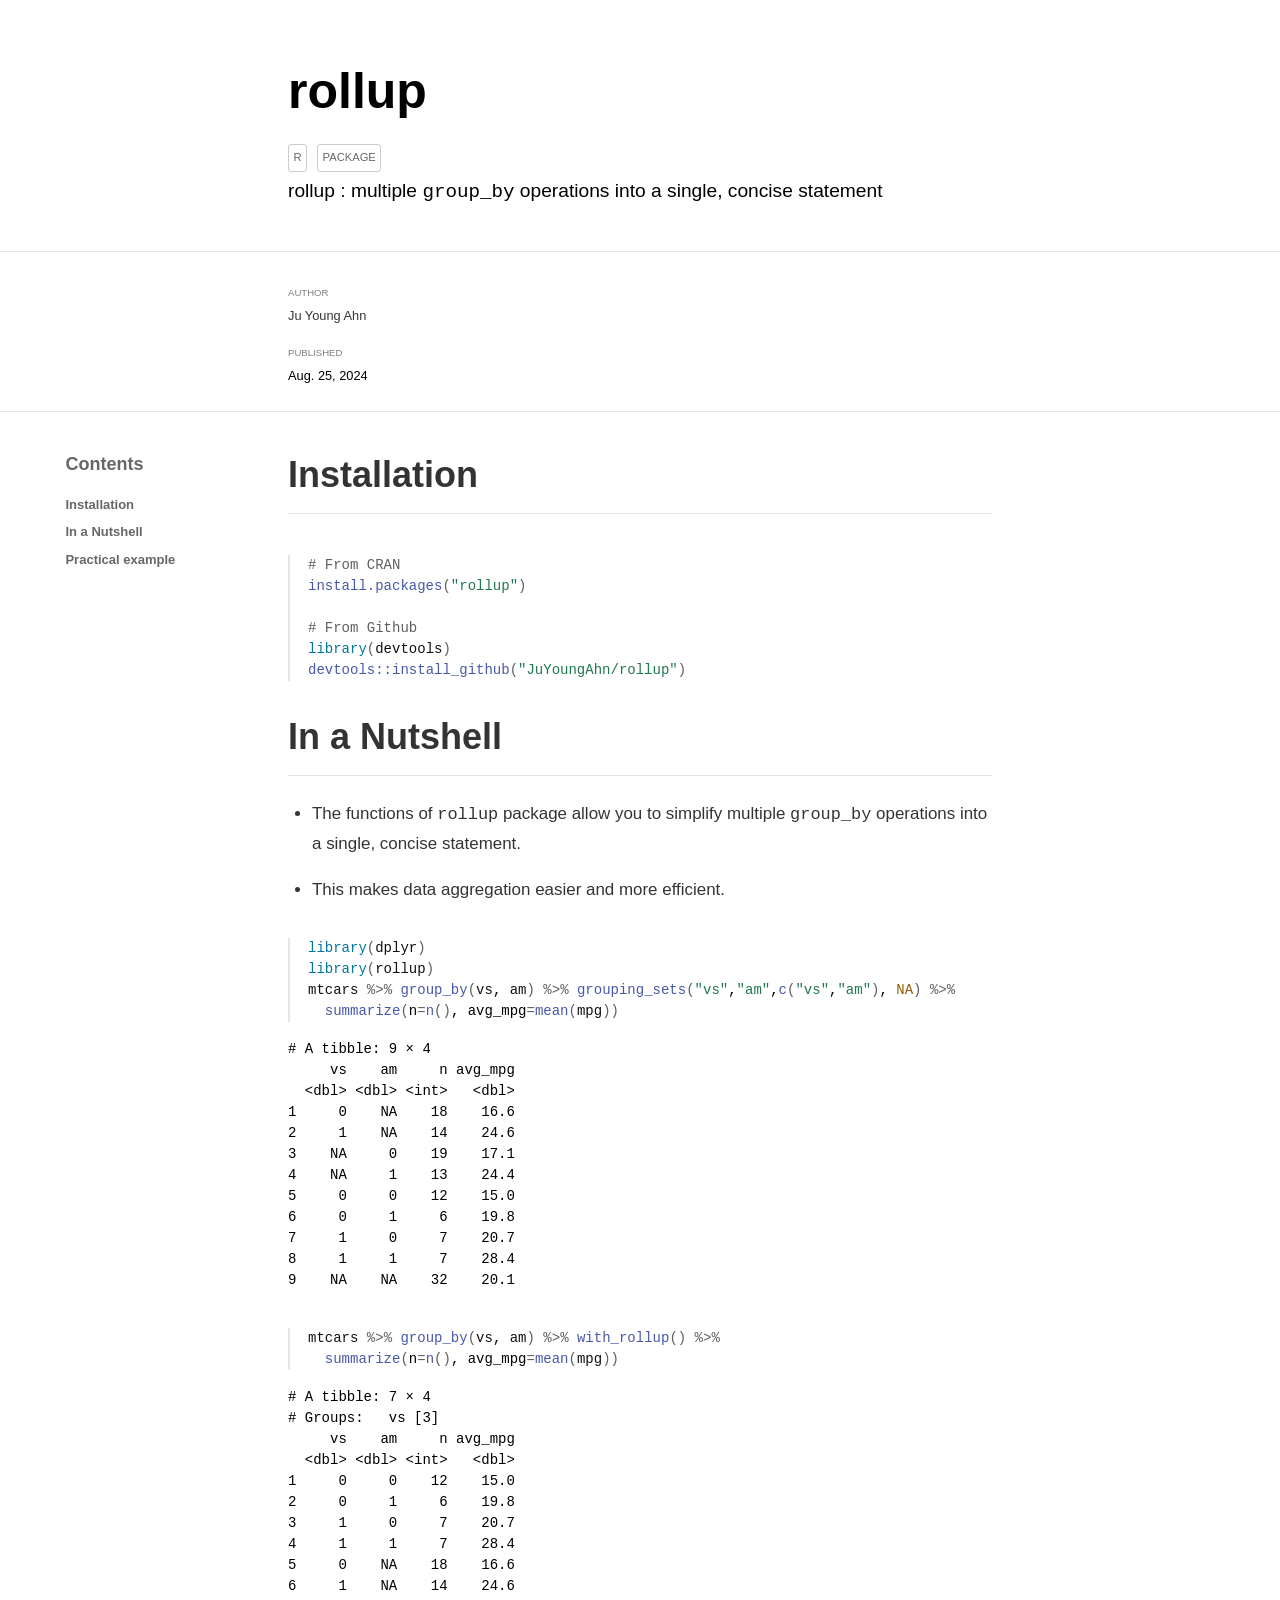
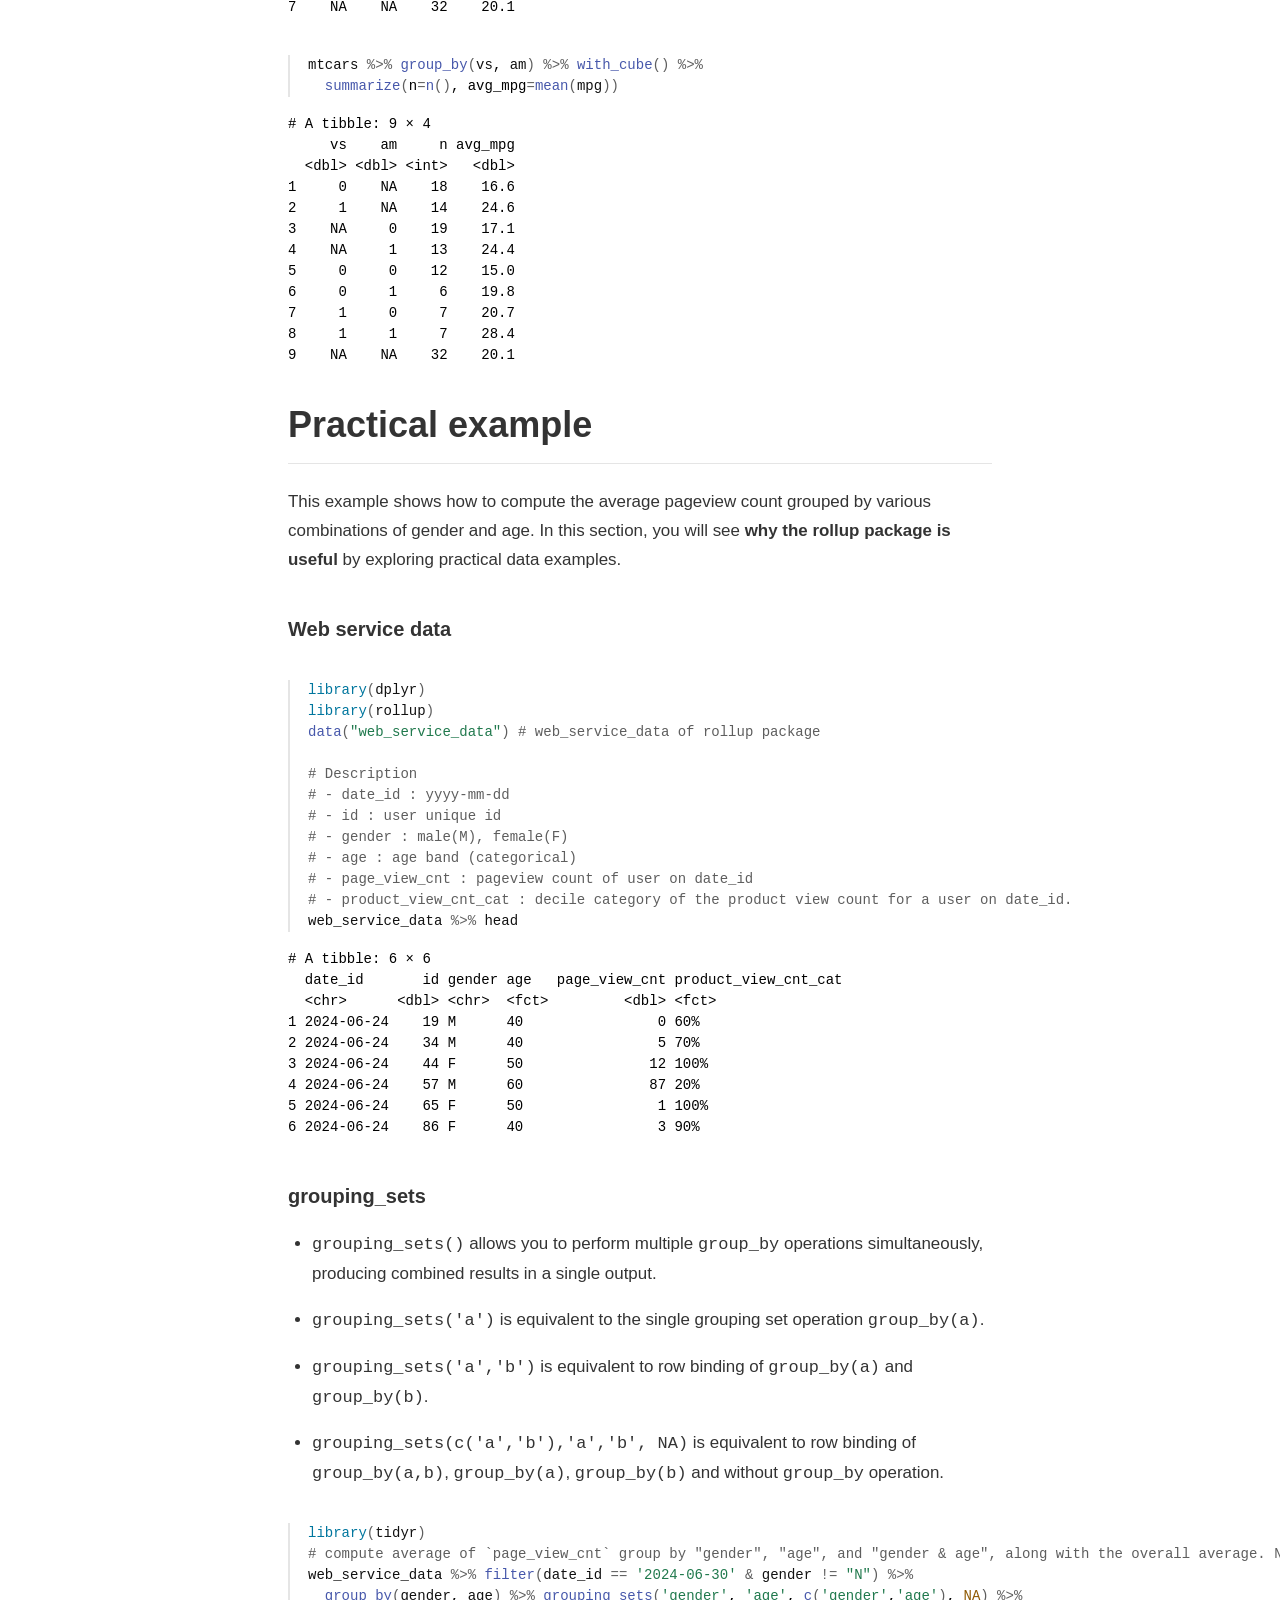
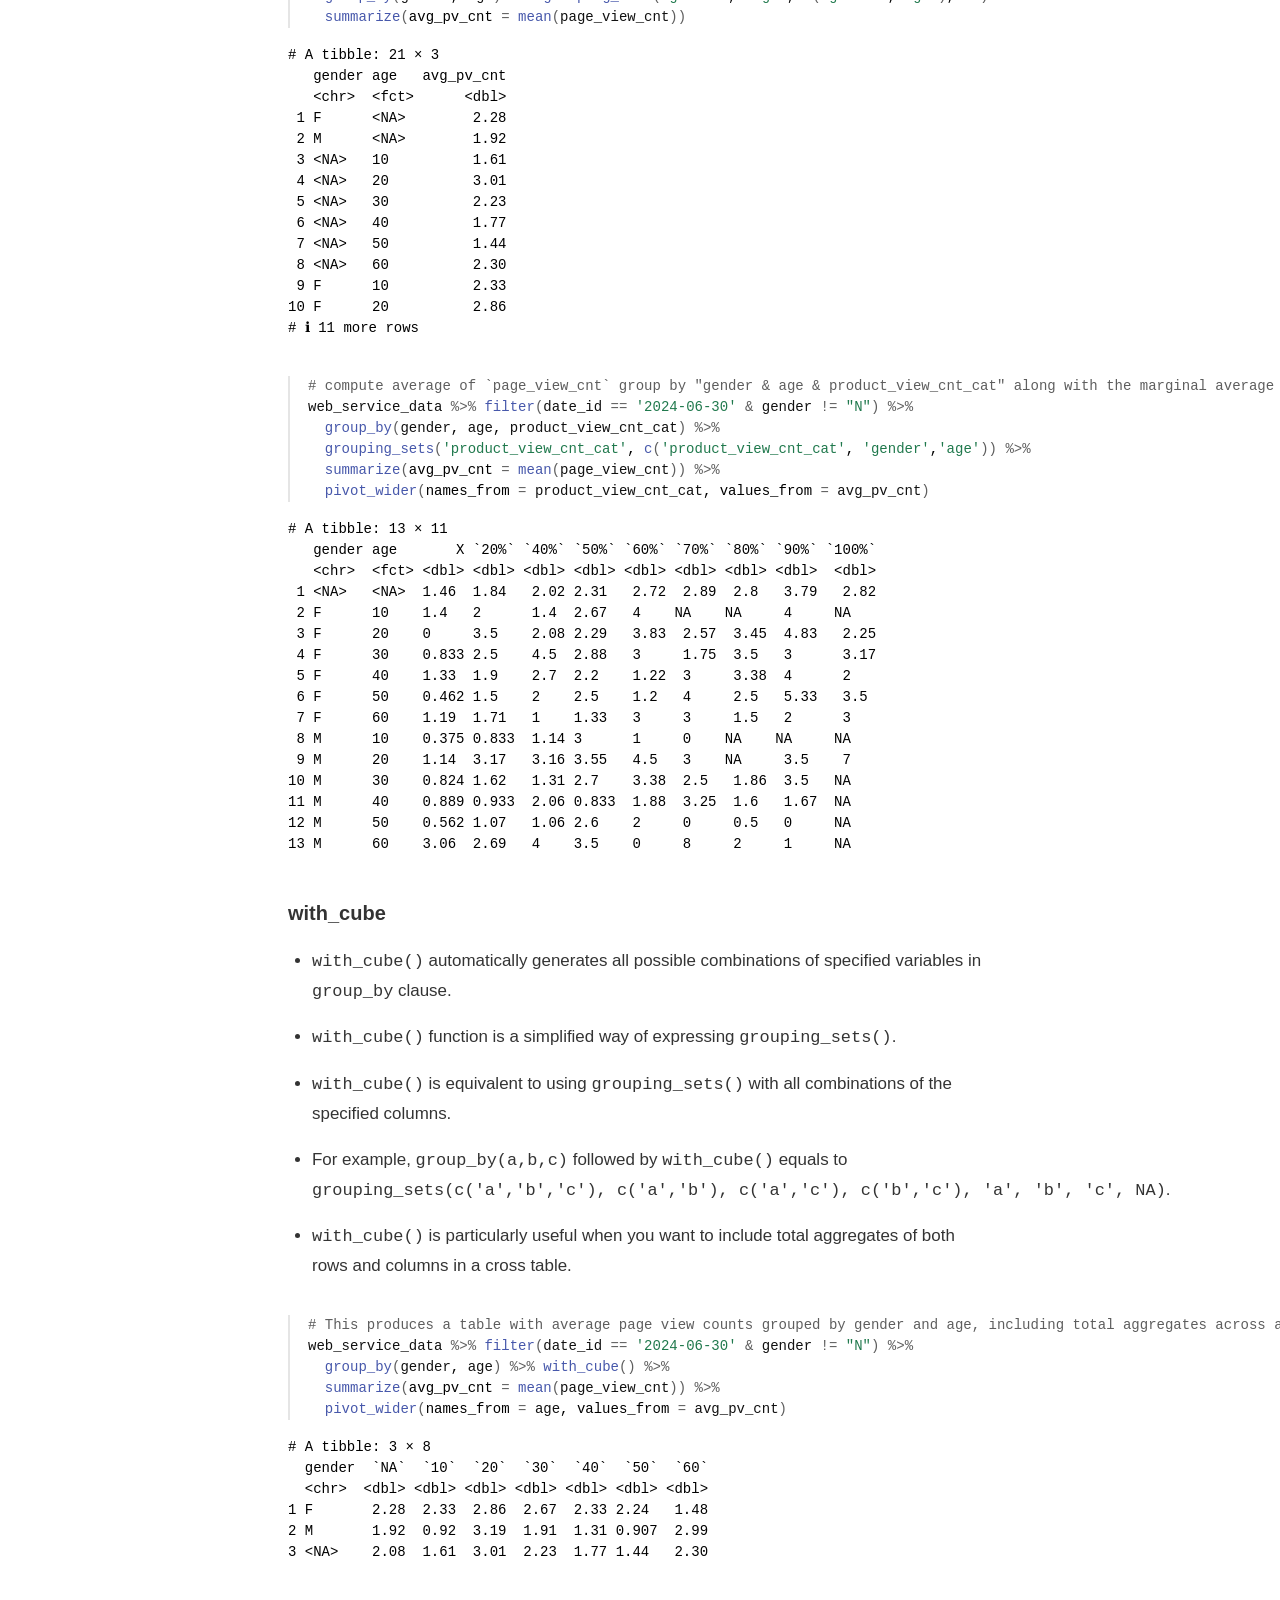
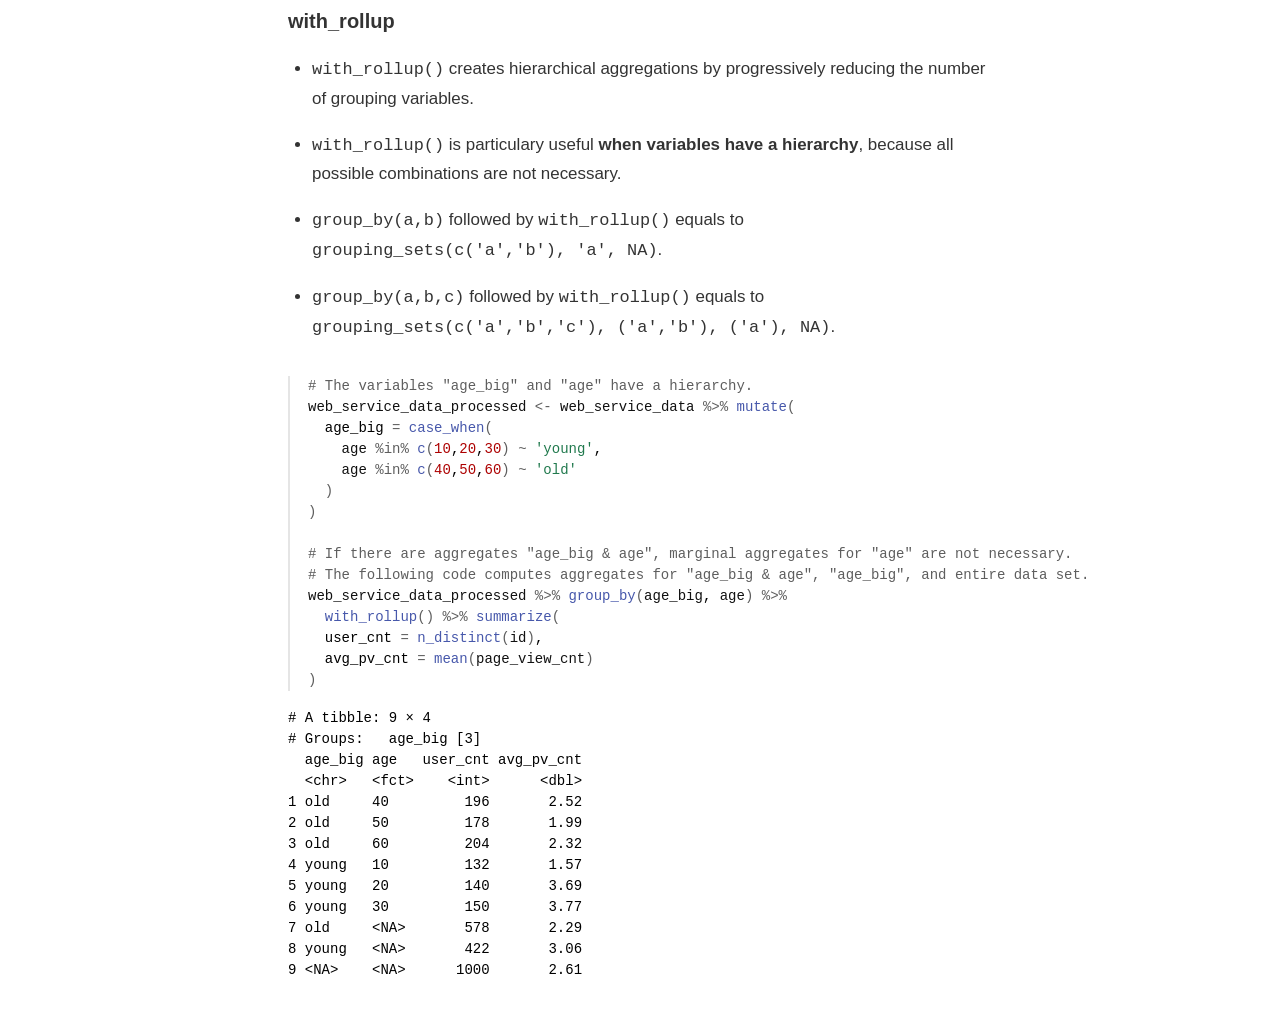
<file: _posts/welcome/rollup.html>
<!DOCTYPE html>

<html xmlns="http://www.w3.org/1999/xhtml" lang="" xml:lang="">

<head>
  <meta charset="utf-8"/>
  <meta name="viewport" content="width=device-width, initial-scale=1"/>
  <meta http-equiv="X-UA-Compatible" content="IE=Edge,chrome=1"/>
  <meta name="generator" content="distill" />

  <style type="text/css">
  /* Hide doc at startup (prevent jankiness while JS renders/transforms) */
  body {
    visibility: hidden;
  }
  </style>

 <!--radix_placeholder_import_source-->
 <!--/radix_placeholder_import_source-->

<style type="text/css">code{white-space: pre;}</style>
<style type="text/css" data-origin="pandoc">
a.sourceLine { display: inline-block; line-height: 1.25; }
a.sourceLine { pointer-events: none; color: inherit; text-decoration: inherit; }
a.sourceLine:empty { height: 1.2em; }
.sourceCode { overflow: visible; }
code.sourceCode { white-space: pre; position: relative; }
div.sourceCode { margin: 1em 0; }
pre.sourceCode { margin: 0; }
@media screen {
div.sourceCode { overflow: auto; }
}
@media print {
code.sourceCode { white-space: pre-wrap; }
a.sourceLine { text-indent: -1em; padding-left: 1em; }
}
pre.numberSource a.sourceLine
  { position: relative; left: -4em; }
pre.numberSource a.sourceLine::before
  { content: attr(data-line-number);
    position: relative; left: -1em; text-align: right; vertical-align: baseline;
    border: none; pointer-events: all; display: inline-block;
    -webkit-touch-callout: none; -webkit-user-select: none;
    -khtml-user-select: none; -moz-user-select: none;
    -ms-user-select: none; user-select: none;
    padding: 0 4px; width: 4em;
    color: #aaaaaa;
  }
pre.numberSource { margin-left: 3em; border-left: 1px solid #aaaaaa;  padding-left: 4px; }
div.sourceCode
  { color: #00769e; background-color: #f1f3f5; }
@media screen {
a.sourceLine::before { text-decoration: underline; }
}
code span. { color: #00769e; } /* Normal */
code span.al { color: #ad0000; } /* Alert */
code span.an { color: #5e5e5e; } /* Annotation */
code span.at { color: #657422; } /* Attribute */
code span.bn { color: #ad0000; } /* BaseN */
code span.bu { } /* BuiltIn */
code span.cf { color: #00769e; } /* ControlFlow */
code span.ch { color: #20794d; } /* Char */
code span.cn { color: #8f5902; } /* Constant */
code span.co { color: #5e5e5e; } /* Comment */
code span.cv { color: #5e5e5e; font-style: italic; } /* CommentVar */
code span.do { color: #5e5e5e; font-style: italic; } /* Documentation */
code span.dt { color: #ad0000; } /* DataType */
code span.dv { color: #ad0000; } /* DecVal */
code span.er { color: #ad0000; } /* Error */
code span.ex { } /* Extension */
code span.fl { color: #ad0000; } /* Float */
code span.fu { color: #4758ab; } /* Function */
code span.im { } /* Import */
code span.in { color: #5e5e5e; } /* Information */
code span.kw { color: #00769e; } /* Keyword */
code span.op { color: #5e5e5e; } /* Operator */
code span.ot { color: #00769e; } /* Other */
code span.pp { color: #ad0000; } /* Preprocessor */
code span.sc { color: #5e5e5e; } /* SpecialChar */
code span.ss { color: #20794d; } /* SpecialString */
code span.st { color: #20794d; } /* String */
code span.va { color: #111111; } /* Variable */
code span.vs { color: #20794d; } /* VerbatimString */
code span.wa { color: #5e5e5e; font-style: italic; } /* Warning */
</style>


  <!--radix_placeholder_meta_tags-->
  <title>rollup</title>
  
  <meta property="description" itemprop="description" content="rollup : multiple `group_by` operations into a single, concise statement"/>
  
  
  <!--  https://schema.org/Article -->
  <meta property="article:published" itemprop="datePublished" content="2024-08-26"/>
  <meta property="article:created" itemprop="dateCreated" content="2024-08-26"/>
  <meta name="article:author" content="Ju Young Ahn"/>
  
  <!--  https://developers.facebook.com/docs/sharing/webmasters#markup -->
  <meta property="og:title" content="rollup"/>
  <meta property="og:type" content="article"/>
  <meta property="og:description" content="rollup : multiple `group_by` operations into a single, concise statement"/>
  <meta property="og:locale" content="en_US"/>
  
  <!--  https://dev.twitter.com/cards/types/summary -->
  <meta property="twitter:card" content="summary"/>
  <meta property="twitter:title" content="rollup"/>
  <meta property="twitter:description" content="rollup : multiple `group_by` operations into a single, concise statement"/>
  
  <!--/radix_placeholder_meta_tags-->
  <!--radix_placeholder_rmarkdown_metadata-->
  
  <script type="text/json" id="radix-rmarkdown-metadata">
  {"type":"list","attributes":{"names":{"type":"character","attributes":{},"value":["title","categories","description","author","date","output"]}},"value":[{"type":"character","attributes":{},"value":["rollup"]},{"type":"character","attributes":{},"value":["R","package"]},{"type":"character","attributes":{},"value":["rollup : multiple `group_by` operations into a single, concise statement\n"]},{"type":"list","attributes":{},"value":[{"type":"list","attributes":{"names":{"type":"character","attributes":{},"value":["name","url"]}},"value":[{"type":"character","attributes":{},"value":["Ju Young Ahn"]},{"type":"character","attributes":{},"value":["juyoungahn.github.io"]}]}]},{"type":"character","attributes":{},"value":["2024-08-26"]},{"type":"list","attributes":{"names":{"type":"character","attributes":{},"value":["distill::distill_article"]}},"value":[{"type":"list","attributes":{"names":{"type":"character","attributes":{},"value":["self_contained","toc","toc_depth","toc_float"]}},"value":[{"type":"logical","attributes":{},"value":[false]},{"type":"logical","attributes":{},"value":[true]},{"type":"integer","attributes":{},"value":[2]},{"type":"logical","attributes":{},"value":[true]}]}]}]}
  </script>
  <!--/radix_placeholder_rmarkdown_metadata-->
  
  <script type="text/json" id="radix-resource-manifest">
  {"type":"character","attributes":{},"value":["rollup_files/anchor-4.2.2/anchor.min.js","rollup_files/bootstrap-3.3.5/css/bootstrap-theme.css","rollup_files/bootstrap-3.3.5/css/bootstrap-theme.css.map","rollup_files/bootstrap-3.3.5/css/bootstrap-theme.min.css","rollup_files/bootstrap-3.3.5/css/bootstrap.css","rollup_files/bootstrap-3.3.5/css/bootstrap.css.map","rollup_files/bootstrap-3.3.5/css/bootstrap.min.css","rollup_files/bootstrap-3.3.5/css/cerulean.min.css","rollup_files/bootstrap-3.3.5/css/cosmo.min.css","rollup_files/bootstrap-3.3.5/css/darkly.min.css","rollup_files/bootstrap-3.3.5/css/flatly.min.css","rollup_files/bootstrap-3.3.5/css/fonts/Lato.ttf","rollup_files/bootstrap-3.3.5/css/fonts/LatoBold.ttf","rollup_files/bootstrap-3.3.5/css/fonts/LatoItalic.ttf","rollup_files/bootstrap-3.3.5/css/fonts/NewsCycle.ttf","rollup_files/bootstrap-3.3.5/css/fonts/NewsCycleBold.ttf","rollup_files/bootstrap-3.3.5/css/fonts/OpenSans.ttf","rollup_files/bootstrap-3.3.5/css/fonts/OpenSansBold.ttf","rollup_files/bootstrap-3.3.5/css/fonts/OpenSansBoldItalic.ttf","rollup_files/bootstrap-3.3.5/css/fonts/OpenSansItalic.ttf","rollup_files/bootstrap-3.3.5/css/fonts/OpenSansLight.ttf","rollup_files/bootstrap-3.3.5/css/fonts/OpenSansLightItalic.ttf","rollup_files/bootstrap-3.3.5/css/fonts/Raleway.ttf","rollup_files/bootstrap-3.3.5/css/fonts/RalewayBold.ttf","rollup_files/bootstrap-3.3.5/css/fonts/Roboto.ttf","rollup_files/bootstrap-3.3.5/css/fonts/RobotoBold.ttf","rollup_files/bootstrap-3.3.5/css/fonts/RobotoLight.ttf","rollup_files/bootstrap-3.3.5/css/fonts/RobotoMedium.ttf","rollup_files/bootstrap-3.3.5/css/fonts/SourceSansPro.ttf","rollup_files/bootstrap-3.3.5/css/fonts/SourceSansProBold.ttf","rollup_files/bootstrap-3.3.5/css/fonts/SourceSansProItalic.ttf","rollup_files/bootstrap-3.3.5/css/fonts/SourceSansProLight.ttf","rollup_files/bootstrap-3.3.5/css/fonts/Ubuntu.ttf","rollup_files/bootstrap-3.3.5/css/journal.min.css","rollup_files/bootstrap-3.3.5/css/lumen.min.css","rollup_files/bootstrap-3.3.5/css/paper.min.css","rollup_files/bootstrap-3.3.5/css/readable.min.css","rollup_files/bootstrap-3.3.5/css/sandstone.min.css","rollup_files/bootstrap-3.3.5/css/simplex.min.css","rollup_files/bootstrap-3.3.5/css/spacelab.min.css","rollup_files/bootstrap-3.3.5/css/united.min.css","rollup_files/bootstrap-3.3.5/css/yeti.min.css","rollup_files/bootstrap-3.3.5/fonts/glyphicons-halflings-regular.eot","rollup_files/bootstrap-3.3.5/fonts/glyphicons-halflings-regular.svg","rollup_files/bootstrap-3.3.5/fonts/glyphicons-halflings-regular.ttf","rollup_files/bootstrap-3.3.5/fonts/glyphicons-halflings-regular.woff","rollup_files/bootstrap-3.3.5/fonts/glyphicons-halflings-regular.woff2","rollup_files/bootstrap-3.3.5/js/bootstrap.js","rollup_files/bootstrap-3.3.5/js/bootstrap.min.js","rollup_files/bootstrap-3.3.5/js/npm.js","rollup_files/bootstrap-3.3.5/shim/html5shiv.min.js","rollup_files/bootstrap-3.3.5/shim/respond.min.js","rollup_files/bowser-1.9.3/bowser.min.js","rollup_files/distill-2.2.21/template.v2.js","rollup_files/highlightjs-9.12.0/default.css","rollup_files/highlightjs-9.12.0/highlight.js","rollup_files/highlightjs-9.12.0/textmate.css","rollup_files/jquery-3.6.0/jquery-3.6.0.js","rollup_files/jquery-3.6.0/jquery-3.6.0.min.js","rollup_files/jquery-3.6.0/jquery-3.6.0.min.map","rollup_files/jqueryui-1.13.2/AUTHORS.txt","rollup_files/jqueryui-1.13.2/images/ui-icons_444444_256x240.png","rollup_files/jqueryui-1.13.2/images/ui-icons_555555_256x240.png","rollup_files/jqueryui-1.13.2/images/ui-icons_777620_256x240.png","rollup_files/jqueryui-1.13.2/images/ui-icons_777777_256x240.png","rollup_files/jqueryui-1.13.2/images/ui-icons_cc0000_256x240.png","rollup_files/jqueryui-1.13.2/images/ui-icons_ffffff_256x240.png","rollup_files/jqueryui-1.13.2/index.html","rollup_files/jqueryui-1.13.2/jquery-ui.css","rollup_files/jqueryui-1.13.2/jquery-ui.js","rollup_files/jqueryui-1.13.2/jquery-ui.min.css","rollup_files/jqueryui-1.13.2/jquery-ui.min.js","rollup_files/jqueryui-1.13.2/jquery-ui.structure.css","rollup_files/jqueryui-1.13.2/jquery-ui.structure.min.css","rollup_files/jqueryui-1.13.2/jquery-ui.theme.css","rollup_files/jqueryui-1.13.2/jquery-ui.theme.min.css","rollup_files/jqueryui-1.13.2/LICENSE.txt","rollup_files/navigation-1.1/codefolding-lua.css","rollup_files/navigation-1.1/codefolding.js","rollup_files/navigation-1.1/sourceembed.js","rollup_files/navigation-1.1/tabsets.js","rollup_files/popper-2.6.0/popper.min.js","rollup_files/tippy-6.2.7/tippy-bundle.umd.min.js","rollup_files/tippy-6.2.7/tippy-light-border.css","rollup_files/tippy-6.2.7/tippy.css","rollup_files/tippy-6.2.7/tippy.umd.min.js","rollup_files/tocify-1.9.1/jquery.tocify.css","rollup_files/tocify-1.9.1/jquery.tocify.js","rollup_files/webcomponents-2.0.0/webcomponents.js","welcome_files/anchor-4.2.2/anchor.min.js","welcome_files/bowser-1.9.3/bowser.min.js","welcome_files/distill-2.2.21/template.v2.js","welcome_files/jquery-3.6.0/jquery-3.6.0.js","welcome_files/jquery-3.6.0/jquery-3.6.0.min.js","welcome_files/jquery-3.6.0/jquery-3.6.0.min.map","welcome_files/popper-2.6.0/popper.min.js","welcome_files/tippy-6.2.7/tippy-bundle.umd.min.js","welcome_files/tippy-6.2.7/tippy-light-border.css","welcome_files/tippy-6.2.7/tippy.css","welcome_files/tippy-6.2.7/tippy.umd.min.js","welcome_files/webcomponents-2.0.0/webcomponents.js","welcome.html"]}
  </script>
  <!--radix_placeholder_navigation_in_header-->
  <!--/radix_placeholder_navigation_in_header-->
  <!--radix_placeholder_distill-->
  
  <style type="text/css">
  
  body {
    background-color: white;
  }
  
  .pandoc-table {
    width: 100%;
  }
  
  .pandoc-table>caption {
    margin-bottom: 10px;
  }
  
  .pandoc-table th:not([align]) {
    text-align: left;
  }
  
  .pagedtable-footer {
    font-size: 15px;
  }
  
  d-byline .byline {
    grid-template-columns: 2fr 2fr;
  }
  
  d-byline .byline h3 {
    margin-block-start: 1.5em;
  }
  
  d-byline .byline .authors-affiliations h3 {
    margin-block-start: 0.5em;
  }
  
  .authors-affiliations .orcid-id {
    width: 16px;
    height:16px;
    margin-left: 4px;
    margin-right: 4px;
    vertical-align: middle;
    padding-bottom: 2px;
  }
  
  d-title .dt-tags {
    margin-top: 1em;
    grid-column: text;
  }
  
  .dt-tags .dt-tag {
    text-decoration: none;
    display: inline-block;
    color: rgba(0,0,0,0.6);
    padding: 0em 0.4em;
    margin-right: 0.5em;
    margin-bottom: 0.4em;
    font-size: 70%;
    border: 1px solid rgba(0,0,0,0.2);
    border-radius: 3px;
    text-transform: uppercase;
    font-weight: 500;
  }
  
  d-article table.gt_table td,
  d-article table.gt_table th {
    border-bottom: none;
    font-size: 100%;
  }
  
  .html-widget {
    margin-bottom: 2.0em;
  }
  
  .l-screen-inset {
    padding-right: 16px;
  }
  
  .l-screen .caption {
    margin-left: 10px;
  }
  
  .shaded {
    background: rgb(247, 247, 247);
    padding-top: 20px;
    padding-bottom: 20px;
    border-top: 1px solid rgba(0, 0, 0, 0.1);
    border-bottom: 1px solid rgba(0, 0, 0, 0.1);
  }
  
  .shaded .html-widget {
    margin-bottom: 0;
    border: 1px solid rgba(0, 0, 0, 0.1);
  }
  
  .shaded .shaded-content {
    background: white;
  }
  
  .text-output {
    margin-top: 0;
    line-height: 1.5em;
  }
  
  .hidden {
    display: none !important;
  }
  
  hr.section-separator {
    border: none;
    border-top: 1px solid rgba(0, 0, 0, 0.1);
    margin: 0px;
  }
  
  
  d-byline {
    border-top: none;
  }
  
  d-article {
    padding-top: 2.5rem;
    padding-bottom: 30px;
    border-top: none;
  }
  
  d-appendix {
    padding-top: 30px;
  }
  
  d-article>p>img {
    width: 100%;
  }
  
  d-article h2 {
    margin: 1rem 0 1.5rem 0;
  }
  
  d-article h3 {
    margin-top: 1.5rem;
  }
  
  d-article iframe {
    border: 1px solid rgba(0, 0, 0, 0.1);
    margin-bottom: 2.0em;
    width: 100%;
  }
  
  /* Tweak code blocks */
  
  d-article div.sourceCode code,
  d-article pre code {
    font-family: Consolas, Monaco, 'Andale Mono', 'Ubuntu Mono', monospace;
  }
  
  d-article pre,
  d-article div.sourceCode,
  d-article div.sourceCode pre {
    overflow: auto;
  }
  
  d-article div.sourceCode {
    background-color: white;
  }
  
  d-article div.sourceCode pre {
    padding-left: 10px;
    font-size: 12px;
    border-left: 2px solid rgba(0,0,0,0.1);
  }
  
  d-article pre {
    font-size: 12px;
    color: black;
    background: none;
    margin-top: 0;
    text-align: left;
    white-space: pre;
    word-spacing: normal;
    word-break: normal;
    word-wrap: normal;
    line-height: 1.5;
  
    -moz-tab-size: 4;
    -o-tab-size: 4;
    tab-size: 4;
  
    -webkit-hyphens: none;
    -moz-hyphens: none;
    -ms-hyphens: none;
    hyphens: none;
  }
  
  d-article pre a {
    border-bottom: none;
  }
  
  d-article pre a:hover {
    border-bottom: none;
    text-decoration: underline;
  }
  
  d-article details {
    grid-column: text;
    margin-bottom: 0.8em;
  }
  
  @media(min-width: 768px) {
  
  d-article pre,
  d-article div.sourceCode,
  d-article div.sourceCode pre {
    overflow: visible !important;
  }
  
  d-article div.sourceCode pre {
    padding-left: 18px;
    font-size: 14px;
  }
  
  /* tweak for Pandoc numbered line within distill */
  d-article pre.numberSource code > span {
      left: -2em;
  }
  
  d-article pre {
    font-size: 14px;
  }
  
  }
  
  figure img.external {
    background: white;
    border: 1px solid rgba(0, 0, 0, 0.1);
    box-shadow: 0 1px 8px rgba(0, 0, 0, 0.1);
    padding: 18px;
    box-sizing: border-box;
  }
  
  /* CSS for d-contents */
  
  .d-contents {
    grid-column: text;
    color: rgba(0,0,0,0.8);
    font-size: 0.9em;
    padding-bottom: 1em;
    margin-bottom: 1em;
    padding-bottom: 0.5em;
    margin-bottom: 1em;
    padding-left: 0.25em;
    justify-self: start;
  }
  
  @media(min-width: 1000px) {
    .d-contents.d-contents-float {
      height: 0;
      grid-column-start: 1;
      grid-column-end: 4;
      justify-self: center;
      padding-right: 3em;
      padding-left: 2em;
    }
  }
  
  .d-contents nav h3 {
    font-size: 18px;
    margin-top: 0;
    margin-bottom: 1em;
  }
  
  .d-contents li {
    list-style-type: none
  }
  
  .d-contents nav > ul {
    padding-left: 0;
  }
  
  .d-contents ul {
    padding-left: 1em
  }
  
  .d-contents nav ul li {
    margin-top: 0.6em;
    margin-bottom: 0.2em;
  }
  
  .d-contents nav a {
    font-size: 13px;
    border-bottom: none;
    text-decoration: none
    color: rgba(0, 0, 0, 0.8);
  }
  
  .d-contents nav a:hover {
    text-decoration: underline solid rgba(0, 0, 0, 0.6)
  }
  
  .d-contents nav > ul > li > a {
    font-weight: 600;
  }
  
  .d-contents nav > ul > li > ul {
    font-weight: inherit;
  }
  
  .d-contents nav > ul > li > ul > li {
    margin-top: 0.2em;
  }
  
  
  .d-contents nav ul {
    margin-top: 0;
    margin-bottom: 0.25em;
  }
  
  .d-article-with-toc h2:nth-child(2) {
    margin-top: 0;
  }
  
  
  /* Figure */
  
  .figure {
    position: relative;
    margin-bottom: 2.5em;
    margin-top: 1.5em;
  }
  
  .figure .caption {
    color: rgba(0, 0, 0, 0.6);
    font-size: 12px;
    line-height: 1.5em;
  }
  
  .figure img.external {
    background: white;
    border: 1px solid rgba(0, 0, 0, 0.1);
    box-shadow: 0 1px 8px rgba(0, 0, 0, 0.1);
    padding: 18px;
    box-sizing: border-box;
  }
  
  .figure .caption a {
    color: rgba(0, 0, 0, 0.6);
  }
  
  .figure .caption b,
  .figure .caption strong, {
    font-weight: 600;
    color: rgba(0, 0, 0, 1.0);
  }
  
  /* Citations */
  
  d-article .citation {
    color: inherit;
    cursor: inherit;
  }
  
  div.hanging-indent{
    margin-left: 1em; text-indent: -1em;
  }
  
  /* Citation hover box */
  
  .tippy-box[data-theme~=light-border] {
    background-color: rgba(250, 250, 250, 0.95);
  }
  
  .tippy-content > p {
    margin-bottom: 0;
    padding: 2px;
  }
  
  
  /* Tweak 1000px media break to show more text */
  
  @media(min-width: 1000px) {
    .base-grid,
    distill-header,
    d-title,
    d-abstract,
    d-article,
    d-appendix,
    distill-appendix,
    d-byline,
    d-footnote-list,
    d-citation-list,
    distill-footer {
      grid-template-columns: [screen-start] 1fr [page-start kicker-start] 80px [middle-start] 50px [text-start kicker-end] 65px 65px 65px 65px 65px 65px 65px 65px [text-end gutter-start] 65px [middle-end] 65px [page-end gutter-end] 1fr [screen-end];
      grid-column-gap: 16px;
    }
  
    .grid {
      grid-column-gap: 16px;
    }
  
    d-article {
      font-size: 1.06rem;
      line-height: 1.7em;
    }
    figure .caption, .figure .caption, figure figcaption {
      font-size: 13px;
    }
  }
  
  @media(min-width: 1180px) {
    .base-grid,
    distill-header,
    d-title,
    d-abstract,
    d-article,
    d-appendix,
    distill-appendix,
    d-byline,
    d-footnote-list,
    d-citation-list,
    distill-footer {
      grid-template-columns: [screen-start] 1fr [page-start kicker-start] 60px [middle-start] 60px [text-start kicker-end] 60px 60px 60px 60px 60px 60px 60px 60px [text-end gutter-start] 60px [middle-end] 60px [page-end gutter-end] 1fr [screen-end];
      grid-column-gap: 32px;
    }
  
    .grid {
      grid-column-gap: 32px;
    }
  }
  
  
  /* Get the citation styles for the appendix (not auto-injected on render since
     we do our own rendering of the citation appendix) */
  
  d-appendix .citation-appendix,
  .d-appendix .citation-appendix {
    font-size: 11px;
    line-height: 15px;
    border-left: 1px solid rgba(0, 0, 0, 0.1);
    padding-left: 18px;
    border: 1px solid rgba(0,0,0,0.1);
    background: rgba(0, 0, 0, 0.02);
    padding: 10px 18px;
    border-radius: 3px;
    color: rgba(150, 150, 150, 1);
    overflow: hidden;
    margin-top: -12px;
    white-space: pre-wrap;
    word-wrap: break-word;
  }
  
  /* Include appendix styles here so they can be overridden */
  
  d-appendix {
    contain: layout style;
    font-size: 0.8em;
    line-height: 1.7em;
    margin-top: 60px;
    margin-bottom: 0;
    border-top: 1px solid rgba(0, 0, 0, 0.1);
    color: rgba(0,0,0,0.5);
    padding-top: 60px;
    padding-bottom: 48px;
  }
  
  d-appendix h3 {
    grid-column: page-start / text-start;
    font-size: 15px;
    font-weight: 500;
    margin-top: 1em;
    margin-bottom: 0;
    color: rgba(0,0,0,0.65);
  }
  
  d-appendix h3 + * {
    margin-top: 1em;
  }
  
  d-appendix ol {
    padding: 0 0 0 15px;
  }
  
  @media (min-width: 768px) {
    d-appendix ol {
      padding: 0 0 0 30px;
      margin-left: -30px;
    }
  }
  
  d-appendix li {
    margin-bottom: 1em;
  }
  
  d-appendix a {
    color: rgba(0, 0, 0, 0.6);
  }
  
  d-appendix > * {
    grid-column: text;
  }
  
  d-appendix > d-footnote-list,
  d-appendix > d-citation-list,
  d-appendix > distill-appendix {
    grid-column: screen;
  }
  
  /* Include footnote styles here so they can be overridden */
  
  d-footnote-list {
    contain: layout style;
  }
  
  d-footnote-list > * {
    grid-column: text;
  }
  
  d-footnote-list a.footnote-backlink {
    color: rgba(0,0,0,0.3);
    padding-left: 0.5em;
  }
  
  
  
  /* Anchor.js */
  
  .anchorjs-link {
    /*transition: all .25s linear; */
    text-decoration: none;
    border-bottom: none;
  }
  *:hover > .anchorjs-link {
    margin-left: -1.125em !important;
    text-decoration: none;
    border-bottom: none;
  }
  
  /* Social footer */
  
  .social_footer {
    margin-top: 30px;
    margin-bottom: 0;
    color: rgba(0,0,0,0.67);
  }
  
  .disqus-comments {
    margin-right: 30px;
  }
  
  .disqus-comment-count {
    border-bottom: 1px solid rgba(0, 0, 0, 0.4);
    cursor: pointer;
  }
  
  #disqus_thread {
    margin-top: 30px;
  }
  
  .article-sharing a {
    border-bottom: none;
    margin-right: 8px;
  }
  
  .article-sharing a:hover {
    border-bottom: none;
  }
  
  .sidebar-section.subscribe {
    font-size: 12px;
    line-height: 1.6em;
  }
  
  .subscribe p {
    margin-bottom: 0.5em;
  }
  
  
  .article-footer .subscribe {
    font-size: 15px;
    margin-top: 45px;
  }
  
  
  .sidebar-section.custom {
    font-size: 12px;
    line-height: 1.6em;
  }
  
  .custom p {
    margin-bottom: 0.5em;
  }
  
  /* Styles for listing layout (hide title) */
  .layout-listing d-title, .layout-listing .d-title {
    display: none;
  }
  
  /* Styles for posts lists (not auto-injected) */
  
  
  .posts-with-sidebar {
    padding-left: 45px;
    padding-right: 45px;
  }
  
  .posts-list .description h2,
  .posts-list .description p {
    font-family: -apple-system, BlinkMacSystemFont, "Segoe UI", Roboto, Oxygen, Ubuntu, Cantarell, "Fira Sans", "Droid Sans", "Helvetica Neue", Arial, sans-serif;
  }
  
  .posts-list .description h2 {
    font-weight: 700;
    border-bottom: none;
    padding-bottom: 0;
  }
  
  .posts-list h2.post-tag {
    border-bottom: 1px solid rgba(0, 0, 0, 0.2);
    padding-bottom: 12px;
  }
  .posts-list {
    margin-top: 60px;
    margin-bottom: 24px;
  }
  
  .posts-list .post-preview {
    text-decoration: none;
    overflow: hidden;
    display: block;
    border-bottom: 1px solid rgba(0, 0, 0, 0.1);
    padding: 24px 0;
  }
  
  .post-preview-last {
    border-bottom: none !important;
  }
  
  .posts-list .posts-list-caption {
    grid-column: screen;
    font-weight: 400;
  }
  
  .posts-list .post-preview h2 {
    margin: 0 0 6px 0;
    line-height: 1.2em;
    font-style: normal;
    font-size: 24px;
  }
  
  .posts-list .post-preview p {
    margin: 0 0 12px 0;
    line-height: 1.4em;
    font-size: 16px;
  }
  
  .posts-list .post-preview .thumbnail {
    box-sizing: border-box;
    margin-bottom: 24px;
    position: relative;
    max-width: 500px;
  }
  .posts-list .post-preview img {
    width: 100%;
    display: block;
  }
  
  .posts-list .metadata {
    font-size: 12px;
    line-height: 1.4em;
    margin-bottom: 18px;
  }
  
  .posts-list .metadata > * {
    display: inline-block;
  }
  
  .posts-list .metadata .publishedDate {
    margin-right: 2em;
  }
  
  .posts-list .metadata .dt-authors {
    display: block;
    margin-top: 0.3em;
    margin-right: 2em;
  }
  
  .posts-list .dt-tags {
    display: block;
    line-height: 1em;
  }
  
  .posts-list .dt-tags .dt-tag {
    display: inline-block;
    color: rgba(0,0,0,0.6);
    padding: 0.3em 0.4em;
    margin-right: 0.2em;
    margin-bottom: 0.4em;
    font-size: 60%;
    border: 1px solid rgba(0,0,0,0.2);
    border-radius: 3px;
    text-transform: uppercase;
    font-weight: 500;
  }
  
  .posts-list img {
    opacity: 1;
  }
  
  .posts-list img[data-src] {
    opacity: 0;
  }
  
  .posts-more {
    clear: both;
  }
  
  
  .posts-sidebar {
    font-size: 16px;
  }
  
  .posts-sidebar h3 {
    font-size: 16px;
    margin-top: 0;
    margin-bottom: 0.5em;
    font-weight: 400;
    text-transform: uppercase;
  }
  
  .sidebar-section {
    margin-bottom: 30px;
  }
  
  .categories ul {
    list-style-type: none;
    margin: 0;
    padding: 0;
  }
  
  .categories li {
    color: rgba(0, 0, 0, 0.8);
    margin-bottom: 0;
  }
  
  .categories li>a {
    border-bottom: none;
  }
  
  .categories li>a:hover {
    border-bottom: 1px solid rgba(0, 0, 0, 0.4);
  }
  
  .categories .active {
    font-weight: 600;
  }
  
  .categories .category-count {
    color: rgba(0, 0, 0, 0.4);
  }
  
  
  @media(min-width: 768px) {
    .posts-list .post-preview h2 {
      font-size: 26px;
    }
    .posts-list .post-preview .thumbnail {
      float: right;
      width: 30%;
      margin-bottom: 0;
    }
    .posts-list .post-preview .description {
      float: left;
      width: 45%;
    }
    .posts-list .post-preview .metadata {
      float: left;
      width: 20%;
      margin-top: 8px;
    }
    .posts-list .post-preview p {
      margin: 0 0 12px 0;
      line-height: 1.5em;
      font-size: 16px;
    }
    .posts-with-sidebar .posts-list {
      float: left;
      width: 75%;
    }
    .posts-with-sidebar .posts-sidebar {
      float: right;
      width: 20%;
      margin-top: 60px;
      padding-top: 24px;
      padding-bottom: 24px;
    }
  }
  
  
  /* Improve display for browsers without grid (IE/Edge <= 15) */
  
  .downlevel {
    line-height: 1.6em;
    font-family: -apple-system, BlinkMacSystemFont, "Segoe UI", Roboto, Oxygen, Ubuntu, Cantarell, "Fira Sans", "Droid Sans", "Helvetica Neue", Arial, sans-serif;
    margin: 0;
  }
  
  .downlevel .d-title {
    padding-top: 6rem;
    padding-bottom: 1.5rem;
  }
  
  .downlevel .d-title h1 {
    font-size: 50px;
    font-weight: 700;
    line-height: 1.1em;
    margin: 0 0 0.5rem;
  }
  
  .downlevel .d-title p {
    font-weight: 300;
    font-size: 1.2rem;
    line-height: 1.55em;
    margin-top: 0;
  }
  
  .downlevel .d-byline {
    padding-top: 0.8em;
    padding-bottom: 0.8em;
    font-size: 0.8rem;
    line-height: 1.8em;
  }
  
  .downlevel .section-separator {
    border: none;
    border-top: 1px solid rgba(0, 0, 0, 0.1);
  }
  
  .downlevel .d-article {
    font-size: 1.06rem;
    line-height: 1.7em;
    padding-top: 1rem;
    padding-bottom: 2rem;
  }
  
  
  .downlevel .d-appendix {
    padding-left: 0;
    padding-right: 0;
    max-width: none;
    font-size: 0.8em;
    line-height: 1.7em;
    margin-bottom: 0;
    color: rgba(0,0,0,0.5);
    padding-top: 40px;
    padding-bottom: 48px;
  }
  
  .downlevel .footnotes ol {
    padding-left: 13px;
  }
  
  .downlevel .base-grid,
  .downlevel .distill-header,
  .downlevel .d-title,
  .downlevel .d-abstract,
  .downlevel .d-article,
  .downlevel .d-appendix,
  .downlevel .distill-appendix,
  .downlevel .d-byline,
  .downlevel .d-footnote-list,
  .downlevel .d-citation-list,
  .downlevel .distill-footer,
  .downlevel .appendix-bottom,
  .downlevel .posts-container {
    padding-left: 40px;
    padding-right: 40px;
  }
  
  @media(min-width: 768px) {
    .downlevel .base-grid,
    .downlevel .distill-header,
    .downlevel .d-title,
    .downlevel .d-abstract,
    .downlevel .d-article,
    .downlevel .d-appendix,
    .downlevel .distill-appendix,
    .downlevel .d-byline,
    .downlevel .d-footnote-list,
    .downlevel .d-citation-list,
    .downlevel .distill-footer,
    .downlevel .appendix-bottom,
    .downlevel .posts-container {
    padding-left: 150px;
    padding-right: 150px;
    max-width: 900px;
  }
  }
  
  .downlevel pre code {
    display: block;
    border-left: 2px solid rgba(0, 0, 0, .1);
    padding: 0 0 0 20px;
    font-size: 14px;
  }
  
  .downlevel code, .downlevel pre {
    color: black;
    background: none;
    font-family: Consolas, Monaco, 'Andale Mono', 'Ubuntu Mono', monospace;
    text-align: left;
    white-space: pre;
    word-spacing: normal;
    word-break: normal;
    word-wrap: normal;
    line-height: 1.5;
  
    -moz-tab-size: 4;
    -o-tab-size: 4;
    tab-size: 4;
  
    -webkit-hyphens: none;
    -moz-hyphens: none;
    -ms-hyphens: none;
    hyphens: none;
  }
  
  .downlevel .posts-list .post-preview {
    color: inherit;
  }
  
  
  
  </style>
  
  <script type="application/javascript">
  
  function is_downlevel_browser() {
    if (bowser.isUnsupportedBrowser({ msie: "12", msedge: "16"},
                                   window.navigator.userAgent)) {
      return true;
    } else {
      return window.load_distill_framework === undefined;
    }
  }
  
  // show body when load is complete
  function on_load_complete() {
  
    // add anchors
    if (window.anchors) {
      window.anchors.options.placement = 'left';
      window.anchors.add('d-article > h2, d-article > h3, d-article > h4, d-article > h5');
    }
  
  
    // set body to visible
    document.body.style.visibility = 'visible';
  
    // force redraw for leaflet widgets
    if (window.HTMLWidgets) {
      var maps = window.HTMLWidgets.findAll(".leaflet");
      $.each(maps, function(i, el) {
        var map = this.getMap();
        map.invalidateSize();
        map.eachLayer(function(layer) {
          if (layer instanceof L.TileLayer)
            layer.redraw();
        });
      });
    }
  
    // trigger 'shown' so htmlwidgets resize
    $('d-article').trigger('shown');
  }
  
  function init_distill() {
  
    init_common();
  
    // create front matter
    var front_matter = $('<d-front-matter></d-front-matter>');
    $('#distill-front-matter').wrap(front_matter);
  
    // create d-title
    $('.d-title').changeElementType('d-title');
  
    // separator
    var separator = '<hr class="section-separator" style="clear: both"/>';
    // prepend separator above appendix
    $('.d-byline').before(separator);
    $('.d-article').before(separator);
  
    // create d-byline
    var byline = $('<d-byline></d-byline>');
    $('.d-byline').replaceWith(byline);
  
    // create d-article
    var article = $('<d-article></d-article>');
    $('.d-article').wrap(article).children().unwrap();
  
    // move posts container into article
    $('.posts-container').appendTo($('d-article'));
  
    // create d-appendix
    $('.d-appendix').changeElementType('d-appendix');
  
    // flag indicating that we have appendix items
    var appendix = $('.appendix-bottom').children('h3').length > 0;
  
    // replace footnotes with <d-footnote>
    $('.footnote-ref').each(function(i, val) {
      appendix = true;
      var href = $(this).attr('href');
      var id = href.replace('#', '');
      var fn = $('#' + id);
      var fn_p = $('#' + id + '>p');
      fn_p.find('.footnote-back').remove();
      var text = fn_p.html();
      var dtfn = $('<d-footnote></d-footnote>');
      dtfn.html(text);
      $(this).replaceWith(dtfn);
    });
    // remove footnotes
    $('.footnotes').remove();
  
    // move refs into #references-listing
    $('#references-listing').replaceWith($('#refs'));
  
    $('h1.appendix, h2.appendix').each(function(i, val) {
      $(this).changeElementType('h3');
    });
    $('h3.appendix').each(function(i, val) {
      var id = $(this).attr('id');
      $('.d-contents a[href="#' + id + '"]').parent().remove();
      appendix = true;
      $(this).nextUntil($('h1, h2, h3')).addBack().appendTo($('d-appendix'));
    });
  
    // show d-appendix if we have appendix content
    $("d-appendix").css('display', appendix ? 'grid' : 'none');
  
    // localize layout chunks to just output
    $('.layout-chunk').each(function(i, val) {
  
      // capture layout
      var layout = $(this).attr('data-layout');
  
      // apply layout to markdown level block elements
      var elements = $(this).children().not('details, div.sourceCode, pre, script');
      elements.each(function(i, el) {
        var layout_div = $('<div class="' + layout + '"></div>');
        if (layout_div.hasClass('shaded')) {
          var shaded_content = $('<div class="shaded-content"></div>');
          $(this).wrap(shaded_content);
          $(this).parent().wrap(layout_div);
        } else {
          $(this).wrap(layout_div);
        }
      });
  
  
      // unwrap the layout-chunk div
      $(this).children().unwrap();
    });
  
    // remove code block used to force  highlighting css
    $('.distill-force-highlighting-css').parent().remove();
  
    // remove empty line numbers inserted by pandoc when using a
    // custom syntax highlighting theme, except when numbering line
    // in code chunk
    $('pre:not(.numberLines) code.sourceCode a:empty').remove();
  
    // load distill framework
    load_distill_framework();
  
    // wait for window.distillRunlevel == 4 to do post processing
    function distill_post_process() {
  
      if (!window.distillRunlevel || window.distillRunlevel < 4)
        return;
  
      // hide author/affiliations entirely if we have no authors
      var front_matter = JSON.parse($("#distill-front-matter").html());
      var have_authors = front_matter.authors && front_matter.authors.length > 0;
      if (!have_authors)
        $('d-byline').addClass('hidden');
  
      // article with toc class
      $('.d-contents').parent().addClass('d-article-with-toc');
  
      // strip links that point to #
      $('.authors-affiliations').find('a[href="#"]').removeAttr('href');
  
      // add orcid ids
      $('.authors-affiliations').find('.author').each(function(i, el) {
        var orcid_id = front_matter.authors[i].orcidID;
        var author_name = front_matter.authors[i].author
        if (orcid_id) {
          var a = $('<a></a>');
          a.attr('href', 'https://orcid.org/' + orcid_id);
          var img = $('<img></img>');
          img.addClass('orcid-id');
          img.attr('alt', author_name ? 'ORCID ID for ' + author_name : 'ORCID ID');
          img.attr('src','[data-uri]');
          a.append(img);
          $(this).append(a);
        }
      });
  
      // hide elements of author/affiliations grid that have no value
      function hide_byline_column(caption) {
        $('d-byline').find('h3:contains("' + caption + '")').parent().css('visibility', 'hidden');
      }
  
      // affiliations
      var have_affiliations = false;
      for (var i = 0; i<front_matter.authors.length; ++i) {
        var author = front_matter.authors[i];
        if (author.affiliation !== "&nbsp;") {
          have_affiliations = true;
          break;
        }
      }
      if (!have_affiliations)
        $('d-byline').find('h3:contains("Affiliations")').css('visibility', 'hidden');
  
      // published date
      if (!front_matter.publishedDate)
        hide_byline_column("Published");
  
      // document object identifier
      var doi = $('d-byline').find('h3:contains("DOI")');
      var doi_p = doi.next().empty();
      if (!front_matter.doi) {
        // if we have a citation and valid citationText then link to that
        if ($('#citation').length > 0 && front_matter.citationText) {
          doi.html('Citation');
          $('<a href="#citation"></a>')
            .text(front_matter.citationText)
            .appendTo(doi_p);
        } else {
          hide_byline_column("DOI");
        }
      } else {
        $('<a></a>')
           .attr('href', "https://doi.org/" + front_matter.doi)
           .html(front_matter.doi)
           .appendTo(doi_p);
      }
  
       // change plural form of authors/affiliations
      if (front_matter.authors.length === 1) {
        var grid = $('.authors-affiliations');
        grid.children('h3:contains("Authors")').text('Author');
        grid.children('h3:contains("Affiliations")').text('Affiliation');
      }
  
      // remove d-appendix and d-footnote-list local styles
      $('d-appendix > style:first-child').remove();
      $('d-footnote-list > style:first-child').remove();
  
      // move appendix-bottom entries to the bottom
      $('.appendix-bottom').appendTo('d-appendix').children().unwrap();
      $('.appendix-bottom').remove();
  
      // hoverable references
      $('span.citation[data-cites]').each(function() {
        const citeChild = $(this).children()[0]
        // Do not process if @xyz has been used without escaping and without bibliography activated
        // https://github.com/rstudio/distill/issues/466
        if (citeChild === undefined) return true
  
        if (citeChild.nodeName == "D-FOOTNOTE") {
          var fn = citeChild
          $(this).html(fn.shadowRoot.querySelector("sup"))
          $(this).id = fn.id
          fn.remove()
        }
        var refs = $(this).attr('data-cites').split(" ");
        var refHtml = refs.map(function(ref) {
          // Could use CSS.escape too here, we insure backward compatibility in navigator
          return "<p>" + $('div[id="ref-' + ref + '"]').html() + "</p>";
        }).join("\n");
        window.tippy(this, {
          allowHTML: true,
          content: refHtml,
          maxWidth: 500,
          interactive: true,
          interactiveBorder: 10,
          theme: 'light-border',
          placement: 'bottom-start'
        });
      });
  
      // fix footnotes in tables (#411)
      // replacing broken distill.pub feature
      $('table d-footnote').each(function() {
        // we replace internal showAtNode methode which is triggered when hovering a footnote
        this.hoverBox.showAtNode = function(node) {
          // ported from https://github.com/distillpub/template/pull/105/files
          calcOffset = function(elem) {
              let x = elem.offsetLeft;
              let y = elem.offsetTop;
              // Traverse upwards until an `absolute` element is found or `elem`
              // becomes null.
              while (elem = elem.offsetParent && elem.style.position != 'absolute') {
                  x += elem.offsetLeft;
                  y += elem.offsetTop;
              }
  
              return { left: x, top: y };
          }
          // https://developer.mozilla.org/en-US/docs/Web/API/HTMLElement/offsetTop
          const bbox = node.getBoundingClientRect();
          const offset = calcOffset(node);
          this.show([offset.left + bbox.width, offset.top + bbox.height]);
        }
      })
  
      // clear polling timer
      clearInterval(tid);
  
      // show body now that everything is ready
      on_load_complete();
    }
  
    var tid = setInterval(distill_post_process, 50);
    distill_post_process();
  
  }
  
  function init_downlevel() {
  
    init_common();
  
     // insert hr after d-title
    $('.d-title').after($('<hr class="section-separator"/>'));
  
    // check if we have authors
    var front_matter = JSON.parse($("#distill-front-matter").html());
    var have_authors = front_matter.authors && front_matter.authors.length > 0;
  
    // manage byline/border
    if (!have_authors)
      $('.d-byline').remove();
    $('.d-byline').after($('<hr class="section-separator"/>'));
    $('.d-byline a').remove();
  
    // remove toc
    $('.d-contents').remove();
  
    // move appendix elements
    $('h1.appendix, h2.appendix').each(function(i, val) {
      $(this).changeElementType('h3');
    });
    $('h3.appendix').each(function(i, val) {
      $(this).nextUntil($('h1, h2, h3')).addBack().appendTo($('.d-appendix'));
    });
  
  
    // inject headers into references and footnotes
    var refs_header = $('<h3></h3>');
    refs_header.text('References');
    $('#refs').prepend(refs_header);
  
    var footnotes_header = $('<h3></h3');
    footnotes_header.text('Footnotes');
    $('.footnotes').children('hr').first().replaceWith(footnotes_header);
  
    // move appendix-bottom entries to the bottom
    $('.appendix-bottom').appendTo('.d-appendix').children().unwrap();
    $('.appendix-bottom').remove();
  
    // remove appendix if it's empty
    if ($('.d-appendix').children().length === 0)
      $('.d-appendix').remove();
  
    // prepend separator above appendix
    $('.d-appendix').before($('<hr class="section-separator" style="clear: both"/>'));
  
    // trim code
    $('pre>code').each(function(i, val) {
      $(this).html($.trim($(this).html()));
    });
  
    // move posts-container right before article
    $('.posts-container').insertBefore($('.d-article'));
  
    $('body').addClass('downlevel');
  
    on_load_complete();
  }
  
  
  function init_common() {
  
    // jquery plugin to change element types
    (function($) {
      $.fn.changeElementType = function(newType) {
        var attrs = {};
  
        $.each(this[0].attributes, function(idx, attr) {
          attrs[attr.nodeName] = attr.nodeValue;
        });
  
        this.replaceWith(function() {
          return $("<" + newType + "/>", attrs).append($(this).contents());
        });
      };
    })(jQuery);
  
    // prevent underline for linked images
    $('a > img').parent().css({'border-bottom' : 'none'});
  
    // mark non-body figures created by knitr chunks as 100% width
    $('.layout-chunk').each(function(i, val) {
      var figures = $(this).find('img, .html-widget');
      // ignore leaflet img layers (#106)
      figures = figures.filter(':not(img[class*="leaflet"])')
      if ($(this).attr('data-layout') !== "l-body") {
        figures.css('width', '100%');
      } else {
        figures.css('max-width', '100%');
        figures.filter("[width]").each(function(i, val) {
          var fig = $(this);
          fig.css('width', fig.attr('width') + 'px');
        });
  
      }
    });
  
    // auto-append index.html to post-preview links in file: protocol
    // and in rstudio ide preview
    $('.post-preview').each(function(i, val) {
      if (window.location.protocol === "file:")
        $(this).attr('href', $(this).attr('href') + "index.html");
    });
  
    // get rid of index.html references in header
    if (window.location.protocol !== "file:") {
      $('.distill-site-header a[href]').each(function(i,val) {
        $(this).attr('href', $(this).attr('href').replace(/^index[.]html/, "./"));
      });
    }
  
    // add class to pandoc style tables
    $('tr.header').parent('thead').parent('table').addClass('pandoc-table');
    $('.kable-table').children('table').addClass('pandoc-table');
  
    // add figcaption style to table captions
    $('caption').parent('table').addClass("figcaption");
  
    // initialize posts list
    if (window.init_posts_list)
      window.init_posts_list();
  
    // implmement disqus comment link
    $('.disqus-comment-count').click(function() {
      window.headroom_prevent_pin = true;
      $('#disqus_thread').toggleClass('hidden');
      if (!$('#disqus_thread').hasClass('hidden')) {
        var offset = $(this).offset();
        $(window).resize();
        $('html, body').animate({
          scrollTop: offset.top - 35
        });
      }
    });
  }
  
  document.addEventListener('DOMContentLoaded', function() {
    if (is_downlevel_browser())
      init_downlevel();
    else
      window.addEventListener('WebComponentsReady', init_distill);
  });
  
  </script>
  
  <!--/radix_placeholder_distill-->
  <script src="rollup_files/jquery-3.6.0/jquery-3.6.0.min.js"></script>
  <script src="rollup_files/popper-2.6.0/popper.min.js"></script>
  <link href="rollup_files/tippy-6.2.7/tippy.css" rel="stylesheet" />
  <link href="rollup_files/tippy-6.2.7/tippy-light-border.css" rel="stylesheet" />
  <script src="rollup_files/tippy-6.2.7/tippy.umd.min.js"></script>
  <script src="rollup_files/anchor-4.2.2/anchor.min.js"></script>
  <script src="rollup_files/bowser-1.9.3/bowser.min.js"></script>
  <script src="rollup_files/webcomponents-2.0.0/webcomponents.js"></script>
  <script src="rollup_files/distill-2.2.21/template.v2.js"></script>
  <!--radix_placeholder_site_in_header-->
  <!--/radix_placeholder_site_in_header-->


</head>

<body>

<!--radix_placeholder_front_matter-->

<script id="distill-front-matter" type="text/json">
{"title":"rollup","description":"rollup : multiple `group_by` operations into a single, concise statement","authors":[{"author":"Ju Young Ahn","authorURL":"juyoungahn.github.io","affiliation":"&nbsp;","affiliationURL":"#","orcidID":""}],"publishedDate":"2024-08-26T00:00:00.000+09:00","citationText":"Ahn, 2024"}
</script>

<!--/radix_placeholder_front_matter-->
<!--radix_placeholder_navigation_before_body-->
<!--/radix_placeholder_navigation_before_body-->
<!--radix_placeholder_site_before_body-->
<!--/radix_placeholder_site_before_body-->

<div class="d-title">
<h1>rollup</h1>

<!--radix_placeholder_categories-->
<div class="dt-tags">
<div class="dt-tag">R</div>
<div class="dt-tag">package</div>
</div>
<!--/radix_placeholder_categories-->
<p>rollup : multiple <code>group_by</code> operations into a single, concise statement</p>
</div>

<div class="d-byline">
  Ju Young Ahn juyoungahn.github.io 
  
<br/>2024-08-26
</div>

<div class="d-article">
<div class="d-contents d-contents-float">
<nav class="l-text toc figcaption" id="TOC">
<h3>Contents</h3>
<ul>
<li><a href="#installation">Installation</a></li>
<li><a href="#in-a-nutshell">In a Nutshell</a></li>
<li><a href="#practical-example">Practical example</a></li>
</ul>
</nav>
</div>
<h2 id="installation">Installation</h2>
<div class="layout-chunk" data-layout="l-body">
<div class="sourceCode">
<pre class="sourceCode r"><code class="sourceCode r"><span><span class='co'># From CRAN</span></span>
<span><span class='fu'><a href='https://rdrr.io/r/utils/install.packages.html'>install.packages</a></span><span class='op'>(</span><span class='st'>"rollup"</span><span class='op'>)</span></span>
<span> </span>
<span><span class='co'># From Github</span></span>
<span><span class='kw'><a href='https://rdrr.io/r/base/library.html'>library</a></span><span class='op'>(</span><span class='va'><a href='https://devtools.r-lib.org/'>devtools</a></span><span class='op'>)</span></span>
<span><span class='fu'>devtools</span><span class='fu'>::</span><span class='fu'><a href='https://remotes.r-lib.org/reference/install_github.html'>install_github</a></span><span class='op'>(</span><span class='st'>"JuYoungAhn/rollup"</span><span class='op'>)</span></span></code></pre>
</div>
</div>
<h2 id="in-a-nutshell">In a Nutshell</h2>
<ul>
<li>The functions of <code>rollup</code> package allow you to simplify multiple <code>group_by</code> operations into a single, concise statement.</li>
<li>This makes data aggregation easier and more efficient.</li>
</ul>
<div class="layout-chunk" data-layout="l-body">
<div class="sourceCode">
<pre class="sourceCode r"><code class="sourceCode r"><span><span class='kw'><a href='https://rdrr.io/r/base/library.html'>library</a></span><span class='op'>(</span><span class='va'><a href='https://dplyr.tidyverse.org'>dplyr</a></span><span class='op'>)</span></span>
<span><span class='kw'><a href='https://rdrr.io/r/base/library.html'>library</a></span><span class='op'>(</span><span class='va'>rollup</span><span class='op'>)</span></span>
<span><span class='va'>mtcars</span> <span class='op'><a href='https://magrittr.tidyverse.org/reference/pipe.html'>%&gt;%</a></span> <span class='fu'><a href='https://dplyr.tidyverse.org/reference/group_by.html'>group_by</a></span><span class='op'>(</span><span class='va'>vs</span>, <span class='va'>am</span><span class='op'>)</span> <span class='op'><a href='https://magrittr.tidyverse.org/reference/pipe.html'>%&gt;%</a></span> <span class='fu'><a href='https://rdrr.io/pkg/rollup/man/grouping_sets.html'>grouping_sets</a></span><span class='op'>(</span><span class='st'>"vs"</span>,<span class='st'>"am"</span>,<span class='fu'><a href='https://rdrr.io/r/base/c.html'>c</a></span><span class='op'>(</span><span class='st'>"vs"</span>,<span class='st'>"am"</span><span class='op'>)</span>, <span class='cn'>NA</span><span class='op'>)</span> <span class='op'><a href='https://magrittr.tidyverse.org/reference/pipe.html'>%&gt;%</a></span> </span>
<span>  <span class='fu'><a href='https://dplyr.tidyverse.org/reference/summarise.html'>summarize</a></span><span class='op'>(</span>n<span class='op'>=</span><span class='fu'><a href='https://dplyr.tidyverse.org/reference/context.html'>n</a></span><span class='op'>(</span><span class='op'>)</span>, avg_mpg<span class='op'>=</span><span class='fu'><a href='https://rdrr.io/r/base/mean.html'>mean</a></span><span class='op'>(</span><span class='va'>mpg</span><span class='op'>)</span><span class='op'>)</span></span></code></pre>
</div>
<pre><code># A tibble: 9 × 4
     vs    am     n avg_mpg
  &lt;dbl&gt; &lt;dbl&gt; &lt;int&gt;   &lt;dbl&gt;
1     0    NA    18    16.6
2     1    NA    14    24.6
3    NA     0    19    17.1
4    NA     1    13    24.4
5     0     0    12    15.0
6     0     1     6    19.8
7     1     0     7    20.7
8     1     1     7    28.4
9    NA    NA    32    20.1</code></pre>
<div class="sourceCode">
<pre class="sourceCode r"><code class="sourceCode r"><span><span class='va'>mtcars</span> <span class='op'><a href='https://magrittr.tidyverse.org/reference/pipe.html'>%&gt;%</a></span> <span class='fu'><a href='https://dplyr.tidyverse.org/reference/group_by.html'>group_by</a></span><span class='op'>(</span><span class='va'>vs</span>, <span class='va'>am</span><span class='op'>)</span> <span class='op'><a href='https://magrittr.tidyverse.org/reference/pipe.html'>%&gt;%</a></span> <span class='fu'><a href='https://rdrr.io/pkg/rollup/man/with_rollup.html'>with_rollup</a></span><span class='op'>(</span><span class='op'>)</span> <span class='op'><a href='https://magrittr.tidyverse.org/reference/pipe.html'>%&gt;%</a></span> </span>
<span>  <span class='fu'><a href='https://dplyr.tidyverse.org/reference/summarise.html'>summarize</a></span><span class='op'>(</span>n<span class='op'>=</span><span class='fu'><a href='https://dplyr.tidyverse.org/reference/context.html'>n</a></span><span class='op'>(</span><span class='op'>)</span>, avg_mpg<span class='op'>=</span><span class='fu'><a href='https://rdrr.io/r/base/mean.html'>mean</a></span><span class='op'>(</span><span class='va'>mpg</span><span class='op'>)</span><span class='op'>)</span></span></code></pre>
</div>
<pre><code># A tibble: 7 × 4
# Groups:   vs [3]
     vs    am     n avg_mpg
  &lt;dbl&gt; &lt;dbl&gt; &lt;int&gt;   &lt;dbl&gt;
1     0     0    12    15.0
2     0     1     6    19.8
3     1     0     7    20.7
4     1     1     7    28.4
5     0    NA    18    16.6
6     1    NA    14    24.6
7    NA    NA    32    20.1</code></pre>
<div class="sourceCode">
<pre class="sourceCode r"><code class="sourceCode r"><span><span class='va'>mtcars</span> <span class='op'><a href='https://magrittr.tidyverse.org/reference/pipe.html'>%&gt;%</a></span> <span class='fu'><a href='https://dplyr.tidyverse.org/reference/group_by.html'>group_by</a></span><span class='op'>(</span><span class='va'>vs</span>, <span class='va'>am</span><span class='op'>)</span> <span class='op'><a href='https://magrittr.tidyverse.org/reference/pipe.html'>%&gt;%</a></span> <span class='fu'><a href='https://rdrr.io/pkg/rollup/man/with_cube.html'>with_cube</a></span><span class='op'>(</span><span class='op'>)</span> <span class='op'><a href='https://magrittr.tidyverse.org/reference/pipe.html'>%&gt;%</a></span> </span>
<span>  <span class='fu'><a href='https://dplyr.tidyverse.org/reference/summarise.html'>summarize</a></span><span class='op'>(</span>n<span class='op'>=</span><span class='fu'><a href='https://dplyr.tidyverse.org/reference/context.html'>n</a></span><span class='op'>(</span><span class='op'>)</span>, avg_mpg<span class='op'>=</span><span class='fu'><a href='https://rdrr.io/r/base/mean.html'>mean</a></span><span class='op'>(</span><span class='va'>mpg</span><span class='op'>)</span><span class='op'>)</span></span></code></pre>
</div>
<pre><code># A tibble: 9 × 4
     vs    am     n avg_mpg
  &lt;dbl&gt; &lt;dbl&gt; &lt;int&gt;   &lt;dbl&gt;
1     0    NA    18    16.6
2     1    NA    14    24.6
3    NA     0    19    17.1
4    NA     1    13    24.4
5     0     0    12    15.0
6     0     1     6    19.8
7     1     0     7    20.7
8     1     1     7    28.4
9    NA    NA    32    20.1</code></pre>
</div>
<h2 id="practical-example">Practical example</h2>
<p>This example shows how to compute the average pageview count grouped by various combinations of gender and age. In this section, you will see <strong>why the rollup package is useful</strong> by exploring practical data examples.</p>
<h3 id="web-service-data">Web service data</h3>
<div class="layout-chunk" data-layout="l-body">
<div class="sourceCode">
<pre class="sourceCode r"><code class="sourceCode r"><span><span class='kw'><a href='https://rdrr.io/r/base/library.html'>library</a></span><span class='op'>(</span><span class='va'><a href='https://dplyr.tidyverse.org'>dplyr</a></span><span class='op'>)</span></span>
<span><span class='kw'><a href='https://rdrr.io/r/base/library.html'>library</a></span><span class='op'>(</span><span class='va'>rollup</span><span class='op'>)</span></span>
<span><span class='fu'><a href='https://rdrr.io/r/utils/data.html'>data</a></span><span class='op'>(</span><span class='st'>"web_service_data"</span><span class='op'>)</span> <span class='co'># web_service_data of rollup package</span></span>
<span></span>
<span><span class='co'># Description</span></span>
<span><span class='co'># - date_id : yyyy-mm-dd</span></span>
<span><span class='co'># - id : user unique id</span></span>
<span><span class='co'># - gender : male(M), female(F)</span></span>
<span><span class='co'># - age : age band (categorical)</span></span>
<span><span class='co'># - page_view_cnt : pageview count of user on date_id</span></span>
<span><span class='co'># - product_view_cnt_cat : decile category of the product view count for a user on date_id.</span></span>
<span><span class='va'>web_service_data</span> <span class='op'><a href='https://magrittr.tidyverse.org/reference/pipe.html'>%&gt;%</a></span> <span class='va'>head</span></span></code></pre>
</div>
<pre><code># A tibble: 6 × 6
  date_id       id gender age   page_view_cnt product_view_cnt_cat
  &lt;chr&gt;      &lt;dbl&gt; &lt;chr&gt;  &lt;fct&gt;         &lt;dbl&gt; &lt;fct&gt;               
1 2024-06-24    19 M      40                0 60%                 
2 2024-06-24    34 M      40                5 70%                 
3 2024-06-24    44 F      50               12 100%                
4 2024-06-24    57 M      60               87 20%                 
5 2024-06-24    65 F      50                1 100%                
6 2024-06-24    86 F      40                3 90%                 </code></pre>
</div>
<h3 id="grouping_sets">grouping_sets</h3>
<ul>
<li><code>grouping_sets()</code> allows you to perform multiple <code>group_by</code> operations simultaneously, producing combined results in a single output.</li>
<li><code>grouping_sets('a')</code> is equivalent to the single grouping set operation <code>group_by(a)</code>.</li>
<li><code>grouping_sets('a','b')</code> is equivalent to row binding of <code>group_by(a)</code> and <code>group_by(b)</code>.</li>
<li><code>grouping_sets(c('a','b'),'a','b', NA)</code> is equivalent to row binding of <code>group_by(a,b)</code>, <code>group_by(a)</code>, <code>group_by(b)</code> and without <code>group_by</code> operation.</li>
</ul>
<div class="layout-chunk" data-layout="l-body">
<div class="sourceCode">
<pre class="sourceCode r"><code class="sourceCode r"><span><span class='kw'><a href='https://rdrr.io/r/base/library.html'>library</a></span><span class='op'>(</span><span class='va'><a href='https://tidyr.tidyverse.org'>tidyr</a></span><span class='op'>)</span></span>
<span><span class='co'># compute average of `page_view_cnt` group by "gender", "age", and "gender &amp; age", along with the overall average. NA in the output table represents overall aggregates.</span></span>
<span><span class='va'>web_service_data</span> <span class='op'><a href='https://magrittr.tidyverse.org/reference/pipe.html'>%&gt;%</a></span> <span class='fu'><a href='https://dplyr.tidyverse.org/reference/filter.html'>filter</a></span><span class='op'>(</span><span class='va'>date_id</span> <span class='op'>==</span> <span class='st'>'2024-06-30'</span> <span class='op'>&amp;</span> <span class='va'>gender</span> <span class='op'>!=</span> <span class='st'>"N"</span><span class='op'>)</span> <span class='op'><a href='https://magrittr.tidyverse.org/reference/pipe.html'>%&gt;%</a></span> </span>
<span>  <span class='fu'><a href='https://dplyr.tidyverse.org/reference/group_by.html'>group_by</a></span><span class='op'>(</span><span class='va'>gender</span>, <span class='va'>age</span><span class='op'>)</span> <span class='op'><a href='https://magrittr.tidyverse.org/reference/pipe.html'>%&gt;%</a></span> <span class='fu'><a href='https://rdrr.io/pkg/rollup/man/grouping_sets.html'>grouping_sets</a></span><span class='op'>(</span><span class='st'>'gender'</span>, <span class='st'>'age'</span>, <span class='fu'><a href='https://rdrr.io/r/base/c.html'>c</a></span><span class='op'>(</span><span class='st'>'gender'</span>,<span class='st'>'age'</span><span class='op'>)</span>, <span class='cn'>NA</span><span class='op'>)</span> <span class='op'><a href='https://magrittr.tidyverse.org/reference/pipe.html'>%&gt;%</a></span> </span>
<span>  <span class='fu'><a href='https://dplyr.tidyverse.org/reference/summarise.html'>summarize</a></span><span class='op'>(</span>avg_pv_cnt <span class='op'>=</span> <span class='fu'><a href='https://rdrr.io/r/base/mean.html'>mean</a></span><span class='op'>(</span><span class='va'>page_view_cnt</span><span class='op'>)</span><span class='op'>)</span></span></code></pre>
</div>
<pre><code># A tibble: 21 × 3
   gender age   avg_pv_cnt
   &lt;chr&gt;  &lt;fct&gt;      &lt;dbl&gt;
 1 F      &lt;NA&gt;        2.28
 2 M      &lt;NA&gt;        1.92
 3 &lt;NA&gt;   10          1.61
 4 &lt;NA&gt;   20          3.01
 5 &lt;NA&gt;   30          2.23
 6 &lt;NA&gt;   40          1.77
 7 &lt;NA&gt;   50          1.44
 8 &lt;NA&gt;   60          2.30
 9 F      10          2.33
10 F      20          2.86
# ℹ 11 more rows</code></pre>
<div class="sourceCode">
<pre class="sourceCode r"><code class="sourceCode r"><span><span class='co'># compute average of `page_view_cnt` group by "gender &amp; age &amp; product_view_cnt_cat" along with the marginal average with regard to "product_view_cnt_cat".</span></span>
<span><span class='va'>web_service_data</span> <span class='op'><a href='https://magrittr.tidyverse.org/reference/pipe.html'>%&gt;%</a></span> <span class='fu'><a href='https://dplyr.tidyverse.org/reference/filter.html'>filter</a></span><span class='op'>(</span><span class='va'>date_id</span> <span class='op'>==</span> <span class='st'>'2024-06-30'</span> <span class='op'>&amp;</span> <span class='va'>gender</span> <span class='op'>!=</span> <span class='st'>"N"</span><span class='op'>)</span> <span class='op'><a href='https://magrittr.tidyverse.org/reference/pipe.html'>%&gt;%</a></span> </span>
<span>  <span class='fu'><a href='https://dplyr.tidyverse.org/reference/group_by.html'>group_by</a></span><span class='op'>(</span><span class='va'>gender</span>, <span class='va'>age</span>, <span class='va'>product_view_cnt_cat</span><span class='op'>)</span> <span class='op'><a href='https://magrittr.tidyverse.org/reference/pipe.html'>%&gt;%</a></span> </span>
<span>  <span class='fu'><a href='https://rdrr.io/pkg/rollup/man/grouping_sets.html'>grouping_sets</a></span><span class='op'>(</span><span class='st'>'product_view_cnt_cat'</span>, <span class='fu'><a href='https://rdrr.io/r/base/c.html'>c</a></span><span class='op'>(</span><span class='st'>'product_view_cnt_cat'</span>, <span class='st'>'gender'</span>,<span class='st'>'age'</span><span class='op'>)</span><span class='op'>)</span> <span class='op'><a href='https://magrittr.tidyverse.org/reference/pipe.html'>%&gt;%</a></span> </span>
<span>  <span class='fu'><a href='https://dplyr.tidyverse.org/reference/summarise.html'>summarize</a></span><span class='op'>(</span>avg_pv_cnt <span class='op'>=</span> <span class='fu'><a href='https://rdrr.io/r/base/mean.html'>mean</a></span><span class='op'>(</span><span class='va'>page_view_cnt</span><span class='op'>)</span><span class='op'>)</span> <span class='op'><a href='https://magrittr.tidyverse.org/reference/pipe.html'>%&gt;%</a></span> </span>
<span>  <span class='fu'><a href='https://tidyr.tidyverse.org/reference/pivot_wider.html'>pivot_wider</a></span><span class='op'>(</span>names_from <span class='op'>=</span> <span class='va'>product_view_cnt_cat</span>, values_from <span class='op'>=</span> <span class='va'>avg_pv_cnt</span><span class='op'>)</span></span></code></pre>
</div>
<pre><code># A tibble: 13 × 11
   gender age       X `20%` `40%` `50%` `60%` `70%` `80%` `90%` `100%`
   &lt;chr&gt;  &lt;fct&gt; &lt;dbl&gt; &lt;dbl&gt; &lt;dbl&gt; &lt;dbl&gt; &lt;dbl&gt; &lt;dbl&gt; &lt;dbl&gt; &lt;dbl&gt;  &lt;dbl&gt;
 1 &lt;NA&gt;   &lt;NA&gt;  1.46  1.84   2.02 2.31   2.72  2.89  2.8   3.79   2.82
 2 F      10    1.4   2      1.4  2.67   4    NA    NA     4     NA   
 3 F      20    0     3.5    2.08 2.29   3.83  2.57  3.45  4.83   2.25
 4 F      30    0.833 2.5    4.5  2.88   3     1.75  3.5   3      3.17
 5 F      40    1.33  1.9    2.7  2.2    1.22  3     3.38  4      2   
 6 F      50    0.462 1.5    2    2.5    1.2   4     2.5   5.33   3.5 
 7 F      60    1.19  1.71   1    1.33   3     3     1.5   2      3   
 8 M      10    0.375 0.833  1.14 3      1     0    NA    NA     NA   
 9 M      20    1.14  3.17   3.16 3.55   4.5   3    NA     3.5    7   
10 M      30    0.824 1.62   1.31 2.7    3.38  2.5   1.86  3.5   NA   
11 M      40    0.889 0.933  2.06 0.833  1.88  3.25  1.6   1.67  NA   
12 M      50    0.562 1.07   1.06 2.6    2     0     0.5   0     NA   
13 M      60    3.06  2.69   4    3.5    0     8     2     1     NA   </code></pre>
</div>
<h3 id="with_cube">with_cube</h3>
<ul>
<li><code>with_cube()</code> automatically generates all possible combinations of specified variables in <code>group_by</code> clause.</li>
<li><code>with_cube()</code> function is a simplified way of expressing <code>grouping_sets()</code>.</li>
<li><code>with_cube()</code> is equivalent to using <code>grouping_sets()</code> with all combinations of the specified columns.</li>
<li>For example, <code>group_by(a,b,c)</code> followed by <code>with_cube()</code> equals to <code>grouping_sets(c('a','b','c'), c('a','b'), c('a','c'), c('b','c'), 'a', 'b', 'c', NA)</code>.</li>
<li><code>with_cube()</code> is particularly useful when you want to include total aggregates of both rows and columns in a cross table.</li>
</ul>
<div class="layout-chunk" data-layout="l-body">
<div class="sourceCode">
<pre class="sourceCode r"><code class="sourceCode r"><span><span class='co'># This produces a table with average page view counts grouped by gender and age, including total aggregates across all combinations.</span></span>
<span><span class='va'>web_service_data</span> <span class='op'><a href='https://magrittr.tidyverse.org/reference/pipe.html'>%&gt;%</a></span> <span class='fu'><a href='https://dplyr.tidyverse.org/reference/filter.html'>filter</a></span><span class='op'>(</span><span class='va'>date_id</span> <span class='op'>==</span> <span class='st'>'2024-06-30'</span> <span class='op'>&amp;</span> <span class='va'>gender</span> <span class='op'>!=</span> <span class='st'>"N"</span><span class='op'>)</span> <span class='op'><a href='https://magrittr.tidyverse.org/reference/pipe.html'>%&gt;%</a></span> </span>
<span>  <span class='fu'><a href='https://dplyr.tidyverse.org/reference/group_by.html'>group_by</a></span><span class='op'>(</span><span class='va'>gender</span>, <span class='va'>age</span><span class='op'>)</span> <span class='op'><a href='https://magrittr.tidyverse.org/reference/pipe.html'>%&gt;%</a></span> <span class='fu'><a href='https://rdrr.io/pkg/rollup/man/with_cube.html'>with_cube</a></span><span class='op'>(</span><span class='op'>)</span> <span class='op'><a href='https://magrittr.tidyverse.org/reference/pipe.html'>%&gt;%</a></span> </span>
<span>  <span class='fu'><a href='https://dplyr.tidyverse.org/reference/summarise.html'>summarize</a></span><span class='op'>(</span>avg_pv_cnt <span class='op'>=</span> <span class='fu'><a href='https://rdrr.io/r/base/mean.html'>mean</a></span><span class='op'>(</span><span class='va'>page_view_cnt</span><span class='op'>)</span><span class='op'>)</span> <span class='op'><a href='https://magrittr.tidyverse.org/reference/pipe.html'>%&gt;%</a></span> </span>
<span>  <span class='fu'><a href='https://tidyr.tidyverse.org/reference/pivot_wider.html'>pivot_wider</a></span><span class='op'>(</span>names_from <span class='op'>=</span> <span class='va'>age</span>, values_from <span class='op'>=</span> <span class='va'>avg_pv_cnt</span><span class='op'>)</span></span></code></pre>
</div>
<pre><code># A tibble: 3 × 8
  gender  `NA`  `10`  `20`  `30`  `40`  `50`  `60`
  &lt;chr&gt;  &lt;dbl&gt; &lt;dbl&gt; &lt;dbl&gt; &lt;dbl&gt; &lt;dbl&gt; &lt;dbl&gt; &lt;dbl&gt;
1 F       2.28  2.33  2.86  2.67  2.33 2.24   1.48
2 M       1.92  0.92  3.19  1.91  1.31 0.907  2.99
3 &lt;NA&gt;    2.08  1.61  3.01  2.23  1.77 1.44   2.30</code></pre>
</div>
<h3 id="with_rollup">with_rollup</h3>
<ul>
<li><code>with_rollup()</code> creates hierarchical aggregations by progressively reducing the number of grouping variables.</li>
<li><code>with_rollup()</code> is particulary useful <strong>when variables have a hierarchy</strong>, because all possible combinations are not necessary.</li>
<li><code>group_by(a,b)</code> followed by <code>with_rollup()</code> equals to <code>grouping_sets(c('a','b'), 'a', NA)</code>.</li>
<li><code>group_by(a,b,c)</code> followed by <code>with_rollup()</code> equals to <code>grouping_sets(c('a','b','c'), ('a','b'), ('a'), NA)</code>.</li>
</ul>
<div class="layout-chunk" data-layout="l-body">
<div class="sourceCode">
<pre class="sourceCode r"><code class="sourceCode r"><span><span class='co'># The variables "age_big" and "age" have a hierarchy. </span></span>
<span><span class='va'>web_service_data_processed</span> <span class='op'>&lt;-</span> <span class='va'>web_service_data</span> <span class='op'><a href='https://magrittr.tidyverse.org/reference/pipe.html'>%&gt;%</a></span> <span class='fu'><a href='https://dplyr.tidyverse.org/reference/mutate.html'>mutate</a></span><span class='op'>(</span></span>
<span>  age_big <span class='op'>=</span> <span class='fu'><a href='https://dplyr.tidyverse.org/reference/case_when.html'>case_when</a></span><span class='op'>(</span></span>
<span>    <span class='va'>age</span> <span class='op'><a href='https://rdrr.io/r/base/match.html'>%in%</a></span> <span class='fu'><a href='https://rdrr.io/r/base/c.html'>c</a></span><span class='op'>(</span><span class='fl'>10</span>,<span class='fl'>20</span>,<span class='fl'>30</span><span class='op'>)</span> <span class='op'>~</span> <span class='st'>'young'</span>,</span>
<span>    <span class='va'>age</span> <span class='op'><a href='https://rdrr.io/r/base/match.html'>%in%</a></span> <span class='fu'><a href='https://rdrr.io/r/base/c.html'>c</a></span><span class='op'>(</span><span class='fl'>40</span>,<span class='fl'>50</span>,<span class='fl'>60</span><span class='op'>)</span> <span class='op'>~</span> <span class='st'>'old'</span>  </span>
<span>  <span class='op'>)</span></span>
<span><span class='op'>)</span></span>
<span></span>
<span><span class='co'># If there are aggregates "age_big &amp; age", marginal aggregates for "age" are not necessary.</span></span>
<span><span class='co'># The following code computes aggregates for "age_big &amp; age", "age_big", and entire data set.</span></span>
<span><span class='va'>web_service_data_processed</span> <span class='op'><a href='https://magrittr.tidyverse.org/reference/pipe.html'>%&gt;%</a></span> <span class='fu'><a href='https://dplyr.tidyverse.org/reference/group_by.html'>group_by</a></span><span class='op'>(</span><span class='va'>age_big</span>, <span class='va'>age</span><span class='op'>)</span> <span class='op'><a href='https://magrittr.tidyverse.org/reference/pipe.html'>%&gt;%</a></span> </span>
<span>  <span class='fu'><a href='https://rdrr.io/pkg/rollup/man/with_rollup.html'>with_rollup</a></span><span class='op'>(</span><span class='op'>)</span> <span class='op'><a href='https://magrittr.tidyverse.org/reference/pipe.html'>%&gt;%</a></span> <span class='fu'><a href='https://dplyr.tidyverse.org/reference/summarise.html'>summarize</a></span><span class='op'>(</span></span>
<span>  user_cnt <span class='op'>=</span> <span class='fu'><a href='https://dplyr.tidyverse.org/reference/n_distinct.html'>n_distinct</a></span><span class='op'>(</span><span class='va'>id</span><span class='op'>)</span>,</span>
<span>  avg_pv_cnt <span class='op'>=</span> <span class='fu'><a href='https://rdrr.io/r/base/mean.html'>mean</a></span><span class='op'>(</span><span class='va'>page_view_cnt</span><span class='op'>)</span></span>
<span><span class='op'>)</span></span></code></pre>
</div>
<pre><code># A tibble: 9 × 4
# Groups:   age_big [3]
  age_big age   user_cnt avg_pv_cnt
  &lt;chr&gt;   &lt;fct&gt;    &lt;int&gt;      &lt;dbl&gt;
1 old     40         196       2.52
2 old     50         178       1.99
3 old     60         204       2.32
4 young   10         132       1.57
5 young   20         140       3.69
6 young   30         150       3.77
7 old     &lt;NA&gt;       578       2.29
8 young   &lt;NA&gt;       422       3.06
9 &lt;NA&gt;    &lt;NA&gt;      1000       2.61</code></pre>
</div>
<div class="sourceCode" id="cb9"><pre class="sourceCode r distill-force-highlighting-css"><code class="sourceCode r"></code></pre></div>
<!--radix_placeholder_article_footer-->
<!--/radix_placeholder_article_footer-->
</div>

<div class="d-appendix">
</div>


<!--radix_placeholder_site_after_body-->
<!--/radix_placeholder_site_after_body-->
<!--radix_placeholder_appendices-->
<div class="appendix-bottom"></div>
<!--/radix_placeholder_appendices-->
<!--radix_placeholder_navigation_after_body-->
<!--/radix_placeholder_navigation_after_body-->

</body>

</html>
</file>
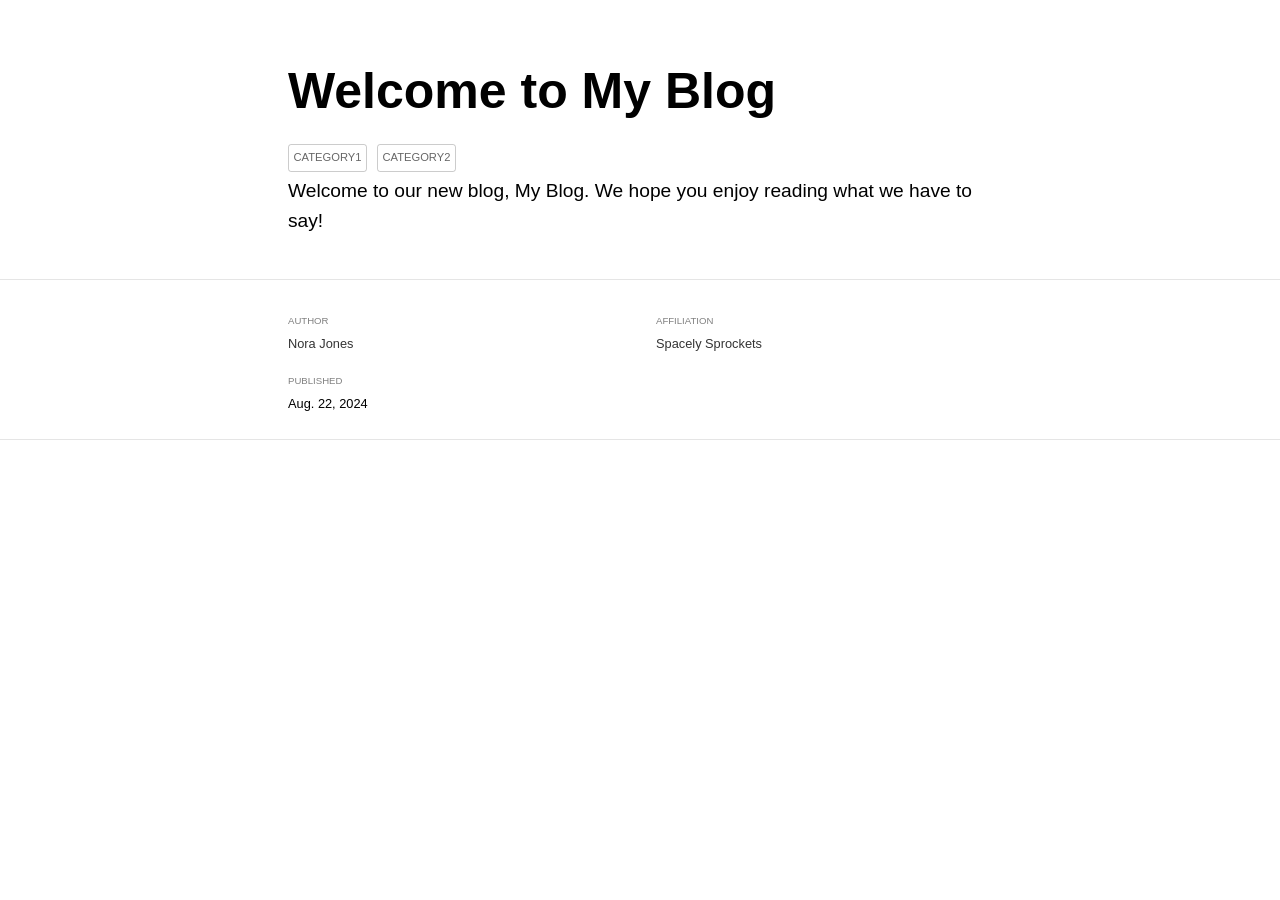
<file: _posts/welcome/welcome.html>
<!DOCTYPE html>

<html xmlns="http://www.w3.org/1999/xhtml" lang="" xml:lang="">

<head>
  <meta charset="utf-8"/>
  <meta name="viewport" content="width=device-width, initial-scale=1"/>
  <meta http-equiv="X-UA-Compatible" content="IE=Edge,chrome=1"/>
  <meta name="generator" content="distill" />

  <style type="text/css">
  /* Hide doc at startup (prevent jankiness while JS renders/transforms) */
  body {
    visibility: hidden;
  }
  </style>

 <!--radix_placeholder_import_source-->
 <!--/radix_placeholder_import_source-->

<style type="text/css">code{white-space: pre;}</style>
<style type="text/css" data-origin="pandoc">
a.sourceLine { display: inline-block; line-height: 1.25; }
a.sourceLine { pointer-events: none; color: inherit; text-decoration: inherit; }
a.sourceLine:empty { height: 1.2em; }
.sourceCode { overflow: visible; }
code.sourceCode { white-space: pre; position: relative; }
div.sourceCode { margin: 1em 0; }
pre.sourceCode { margin: 0; }
@media screen {
div.sourceCode { overflow: auto; }
}
@media print {
code.sourceCode { white-space: pre-wrap; }
a.sourceLine { text-indent: -1em; padding-left: 1em; }
}
pre.numberSource a.sourceLine
  { position: relative; left: -4em; }
pre.numberSource a.sourceLine::before
  { content: attr(data-line-number);
    position: relative; left: -1em; text-align: right; vertical-align: baseline;
    border: none; pointer-events: all; display: inline-block;
    -webkit-touch-callout: none; -webkit-user-select: none;
    -khtml-user-select: none; -moz-user-select: none;
    -ms-user-select: none; user-select: none;
    padding: 0 4px; width: 4em;
    color: #aaaaaa;
  }
pre.numberSource { margin-left: 3em; border-left: 1px solid #aaaaaa;  padding-left: 4px; }
div.sourceCode
  { color: #00769e; background-color: #f1f3f5; }
@media screen {
a.sourceLine::before { text-decoration: underline; }
}
code span. { color: #00769e; } /* Normal */
code span.al { color: #ad0000; } /* Alert */
code span.an { color: #5e5e5e; } /* Annotation */
code span.at { color: #657422; } /* Attribute */
code span.bn { color: #ad0000; } /* BaseN */
code span.bu { } /* BuiltIn */
code span.cf { color: #00769e; } /* ControlFlow */
code span.ch { color: #20794d; } /* Char */
code span.cn { color: #8f5902; } /* Constant */
code span.co { color: #5e5e5e; } /* Comment */
code span.cv { color: #5e5e5e; font-style: italic; } /* CommentVar */
code span.do { color: #5e5e5e; font-style: italic; } /* Documentation */
code span.dt { color: #ad0000; } /* DataType */
code span.dv { color: #ad0000; } /* DecVal */
code span.er { color: #ad0000; } /* Error */
code span.ex { } /* Extension */
code span.fl { color: #ad0000; } /* Float */
code span.fu { color: #4758ab; } /* Function */
code span.im { } /* Import */
code span.in { color: #5e5e5e; } /* Information */
code span.kw { color: #00769e; } /* Keyword */
code span.op { color: #5e5e5e; } /* Operator */
code span.ot { color: #00769e; } /* Other */
code span.pp { color: #ad0000; } /* Preprocessor */
code span.sc { color: #5e5e5e; } /* SpecialChar */
code span.ss { color: #20794d; } /* SpecialString */
code span.st { color: #20794d; } /* String */
code span.va { color: #111111; } /* Variable */
code span.vs { color: #20794d; } /* VerbatimString */
code span.wa { color: #5e5e5e; font-style: italic; } /* Warning */
</style>


  <!--radix_placeholder_meta_tags-->
  <title>Welcome to My Blog</title>
  
  <meta property="description" itemprop="description" content="Welcome to our new blog, My Blog. We hope you enjoy &#10;reading what we have to say!"/>
  
  
  <!--  https://schema.org/Article -->
  <meta property="article:published" itemprop="datePublished" content="2024-08-23"/>
  <meta property="article:created" itemprop="dateCreated" content="2024-08-23"/>
  <meta name="article:author" content="Nora Jones"/>
  
  <!--  https://developers.facebook.com/docs/sharing/webmasters#markup -->
  <meta property="og:title" content="Welcome to My Blog"/>
  <meta property="og:type" content="article"/>
  <meta property="og:description" content="Welcome to our new blog, My Blog. We hope you enjoy &#10;reading what we have to say!"/>
  <meta property="og:locale" content="en_US"/>
  
  <!--  https://dev.twitter.com/cards/types/summary -->
  <meta property="twitter:card" content="summary"/>
  <meta property="twitter:title" content="Welcome to My Blog"/>
  <meta property="twitter:description" content="Welcome to our new blog, My Blog. We hope you enjoy &#10;reading what we have to say!"/>
  
  <!--/radix_placeholder_meta_tags-->
  <!--radix_placeholder_rmarkdown_metadata-->
  
  <script type="text/json" id="radix-rmarkdown-metadata">
  {"type":"list","attributes":{"names":{"type":"character","attributes":{},"value":["title","categories","description","author","date","output"]}},"value":[{"type":"character","attributes":{},"value":["Welcome to My Blog"]},{"type":"character","attributes":{},"value":["Category1","Category2"]},{"type":"character","attributes":{},"value":["Welcome to our new blog, My Blog. We hope you enjoy \nreading what we have to say!\n"]},{"type":"list","attributes":{},"value":[{"type":"list","attributes":{"names":{"type":"character","attributes":{},"value":["name","url","affiliation","affiliation_url"]}},"value":[{"type":"character","attributes":{},"value":["Nora Jones"]},{"type":"character","attributes":{},"value":["https://example.com/norajones"]},{"type":"character","attributes":{},"value":["Spacely Sprockets"]},{"type":"character","attributes":{},"value":["https://example.com/spacelysprokets"]}]}]},{"type":"character","attributes":{},"value":["08-23-2024"]},{"type":"list","attributes":{"names":{"type":"character","attributes":{},"value":["distill::distill_article"]}},"value":[{"type":"list","attributes":{"names":{"type":"character","attributes":{},"value":["self_contained"]}},"value":[{"type":"logical","attributes":{},"value":[false]}]}]}]}
  </script>
  <!--/radix_placeholder_rmarkdown_metadata-->
  
  <script type="text/json" id="radix-resource-manifest">
  {"type":"character","attributes":{},"value":["welcome_files/anchor-4.2.2/anchor.min.js","welcome_files/bowser-1.9.3/bowser.min.js","welcome_files/distill-2.2.21/template.v2.js","welcome_files/jquery-3.6.0/jquery-3.6.0.js","welcome_files/jquery-3.6.0/jquery-3.6.0.min.js","welcome_files/jquery-3.6.0/jquery-3.6.0.min.map","welcome_files/popper-2.6.0/popper.min.js","welcome_files/tippy-6.2.7/tippy-bundle.umd.min.js","welcome_files/tippy-6.2.7/tippy-light-border.css","welcome_files/tippy-6.2.7/tippy.css","welcome_files/tippy-6.2.7/tippy.umd.min.js","welcome_files/webcomponents-2.0.0/webcomponents.js"]}
  </script>
  <!--radix_placeholder_navigation_in_header-->
  <!--/radix_placeholder_navigation_in_header-->
  <!--radix_placeholder_distill-->
  
  <style type="text/css">
  
  body {
    background-color: white;
  }
  
  .pandoc-table {
    width: 100%;
  }
  
  .pandoc-table>caption {
    margin-bottom: 10px;
  }
  
  .pandoc-table th:not([align]) {
    text-align: left;
  }
  
  .pagedtable-footer {
    font-size: 15px;
  }
  
  d-byline .byline {
    grid-template-columns: 2fr 2fr;
  }
  
  d-byline .byline h3 {
    margin-block-start: 1.5em;
  }
  
  d-byline .byline .authors-affiliations h3 {
    margin-block-start: 0.5em;
  }
  
  .authors-affiliations .orcid-id {
    width: 16px;
    height:16px;
    margin-left: 4px;
    margin-right: 4px;
    vertical-align: middle;
    padding-bottom: 2px;
  }
  
  d-title .dt-tags {
    margin-top: 1em;
    grid-column: text;
  }
  
  .dt-tags .dt-tag {
    text-decoration: none;
    display: inline-block;
    color: rgba(0,0,0,0.6);
    padding: 0em 0.4em;
    margin-right: 0.5em;
    margin-bottom: 0.4em;
    font-size: 70%;
    border: 1px solid rgba(0,0,0,0.2);
    border-radius: 3px;
    text-transform: uppercase;
    font-weight: 500;
  }
  
  d-article table.gt_table td,
  d-article table.gt_table th {
    border-bottom: none;
    font-size: 100%;
  }
  
  .html-widget {
    margin-bottom: 2.0em;
  }
  
  .l-screen-inset {
    padding-right: 16px;
  }
  
  .l-screen .caption {
    margin-left: 10px;
  }
  
  .shaded {
    background: rgb(247, 247, 247);
    padding-top: 20px;
    padding-bottom: 20px;
    border-top: 1px solid rgba(0, 0, 0, 0.1);
    border-bottom: 1px solid rgba(0, 0, 0, 0.1);
  }
  
  .shaded .html-widget {
    margin-bottom: 0;
    border: 1px solid rgba(0, 0, 0, 0.1);
  }
  
  .shaded .shaded-content {
    background: white;
  }
  
  .text-output {
    margin-top: 0;
    line-height: 1.5em;
  }
  
  .hidden {
    display: none !important;
  }
  
  hr.section-separator {
    border: none;
    border-top: 1px solid rgba(0, 0, 0, 0.1);
    margin: 0px;
  }
  
  
  d-byline {
    border-top: none;
  }
  
  d-article {
    padding-top: 2.5rem;
    padding-bottom: 30px;
    border-top: none;
  }
  
  d-appendix {
    padding-top: 30px;
  }
  
  d-article>p>img {
    width: 100%;
  }
  
  d-article h2 {
    margin: 1rem 0 1.5rem 0;
  }
  
  d-article h3 {
    margin-top: 1.5rem;
  }
  
  d-article iframe {
    border: 1px solid rgba(0, 0, 0, 0.1);
    margin-bottom: 2.0em;
    width: 100%;
  }
  
  /* Tweak code blocks */
  
  d-article div.sourceCode code,
  d-article pre code {
    font-family: Consolas, Monaco, 'Andale Mono', 'Ubuntu Mono', monospace;
  }
  
  d-article pre,
  d-article div.sourceCode,
  d-article div.sourceCode pre {
    overflow: auto;
  }
  
  d-article div.sourceCode {
    background-color: white;
  }
  
  d-article div.sourceCode pre {
    padding-left: 10px;
    font-size: 12px;
    border-left: 2px solid rgba(0,0,0,0.1);
  }
  
  d-article pre {
    font-size: 12px;
    color: black;
    background: none;
    margin-top: 0;
    text-align: left;
    white-space: pre;
    word-spacing: normal;
    word-break: normal;
    word-wrap: normal;
    line-height: 1.5;
  
    -moz-tab-size: 4;
    -o-tab-size: 4;
    tab-size: 4;
  
    -webkit-hyphens: none;
    -moz-hyphens: none;
    -ms-hyphens: none;
    hyphens: none;
  }
  
  d-article pre a {
    border-bottom: none;
  }
  
  d-article pre a:hover {
    border-bottom: none;
    text-decoration: underline;
  }
  
  d-article details {
    grid-column: text;
    margin-bottom: 0.8em;
  }
  
  @media(min-width: 768px) {
  
  d-article pre,
  d-article div.sourceCode,
  d-article div.sourceCode pre {
    overflow: visible !important;
  }
  
  d-article div.sourceCode pre {
    padding-left: 18px;
    font-size: 14px;
  }
  
  /* tweak for Pandoc numbered line within distill */
  d-article pre.numberSource code > span {
      left: -2em;
  }
  
  d-article pre {
    font-size: 14px;
  }
  
  }
  
  figure img.external {
    background: white;
    border: 1px solid rgba(0, 0, 0, 0.1);
    box-shadow: 0 1px 8px rgba(0, 0, 0, 0.1);
    padding: 18px;
    box-sizing: border-box;
  }
  
  /* CSS for d-contents */
  
  .d-contents {
    grid-column: text;
    color: rgba(0,0,0,0.8);
    font-size: 0.9em;
    padding-bottom: 1em;
    margin-bottom: 1em;
    padding-bottom: 0.5em;
    margin-bottom: 1em;
    padding-left: 0.25em;
    justify-self: start;
  }
  
  @media(min-width: 1000px) {
    .d-contents.d-contents-float {
      height: 0;
      grid-column-start: 1;
      grid-column-end: 4;
      justify-self: center;
      padding-right: 3em;
      padding-left: 2em;
    }
  }
  
  .d-contents nav h3 {
    font-size: 18px;
    margin-top: 0;
    margin-bottom: 1em;
  }
  
  .d-contents li {
    list-style-type: none
  }
  
  .d-contents nav > ul {
    padding-left: 0;
  }
  
  .d-contents ul {
    padding-left: 1em
  }
  
  .d-contents nav ul li {
    margin-top: 0.6em;
    margin-bottom: 0.2em;
  }
  
  .d-contents nav a {
    font-size: 13px;
    border-bottom: none;
    text-decoration: none
    color: rgba(0, 0, 0, 0.8);
  }
  
  .d-contents nav a:hover {
    text-decoration: underline solid rgba(0, 0, 0, 0.6)
  }
  
  .d-contents nav > ul > li > a {
    font-weight: 600;
  }
  
  .d-contents nav > ul > li > ul {
    font-weight: inherit;
  }
  
  .d-contents nav > ul > li > ul > li {
    margin-top: 0.2em;
  }
  
  
  .d-contents nav ul {
    margin-top: 0;
    margin-bottom: 0.25em;
  }
  
  .d-article-with-toc h2:nth-child(2) {
    margin-top: 0;
  }
  
  
  /* Figure */
  
  .figure {
    position: relative;
    margin-bottom: 2.5em;
    margin-top: 1.5em;
  }
  
  .figure .caption {
    color: rgba(0, 0, 0, 0.6);
    font-size: 12px;
    line-height: 1.5em;
  }
  
  .figure img.external {
    background: white;
    border: 1px solid rgba(0, 0, 0, 0.1);
    box-shadow: 0 1px 8px rgba(0, 0, 0, 0.1);
    padding: 18px;
    box-sizing: border-box;
  }
  
  .figure .caption a {
    color: rgba(0, 0, 0, 0.6);
  }
  
  .figure .caption b,
  .figure .caption strong, {
    font-weight: 600;
    color: rgba(0, 0, 0, 1.0);
  }
  
  /* Citations */
  
  d-article .citation {
    color: inherit;
    cursor: inherit;
  }
  
  div.hanging-indent{
    margin-left: 1em; text-indent: -1em;
  }
  
  /* Citation hover box */
  
  .tippy-box[data-theme~=light-border] {
    background-color: rgba(250, 250, 250, 0.95);
  }
  
  .tippy-content > p {
    margin-bottom: 0;
    padding: 2px;
  }
  
  
  /* Tweak 1000px media break to show more text */
  
  @media(min-width: 1000px) {
    .base-grid,
    distill-header,
    d-title,
    d-abstract,
    d-article,
    d-appendix,
    distill-appendix,
    d-byline,
    d-footnote-list,
    d-citation-list,
    distill-footer {
      grid-template-columns: [screen-start] 1fr [page-start kicker-start] 80px [middle-start] 50px [text-start kicker-end] 65px 65px 65px 65px 65px 65px 65px 65px [text-end gutter-start] 65px [middle-end] 65px [page-end gutter-end] 1fr [screen-end];
      grid-column-gap: 16px;
    }
  
    .grid {
      grid-column-gap: 16px;
    }
  
    d-article {
      font-size: 1.06rem;
      line-height: 1.7em;
    }
    figure .caption, .figure .caption, figure figcaption {
      font-size: 13px;
    }
  }
  
  @media(min-width: 1180px) {
    .base-grid,
    distill-header,
    d-title,
    d-abstract,
    d-article,
    d-appendix,
    distill-appendix,
    d-byline,
    d-footnote-list,
    d-citation-list,
    distill-footer {
      grid-template-columns: [screen-start] 1fr [page-start kicker-start] 60px [middle-start] 60px [text-start kicker-end] 60px 60px 60px 60px 60px 60px 60px 60px [text-end gutter-start] 60px [middle-end] 60px [page-end gutter-end] 1fr [screen-end];
      grid-column-gap: 32px;
    }
  
    .grid {
      grid-column-gap: 32px;
    }
  }
  
  
  /* Get the citation styles for the appendix (not auto-injected on render since
     we do our own rendering of the citation appendix) */
  
  d-appendix .citation-appendix,
  .d-appendix .citation-appendix {
    font-size: 11px;
    line-height: 15px;
    border-left: 1px solid rgba(0, 0, 0, 0.1);
    padding-left: 18px;
    border: 1px solid rgba(0,0,0,0.1);
    background: rgba(0, 0, 0, 0.02);
    padding: 10px 18px;
    border-radius: 3px;
    color: rgba(150, 150, 150, 1);
    overflow: hidden;
    margin-top: -12px;
    white-space: pre-wrap;
    word-wrap: break-word;
  }
  
  /* Include appendix styles here so they can be overridden */
  
  d-appendix {
    contain: layout style;
    font-size: 0.8em;
    line-height: 1.7em;
    margin-top: 60px;
    margin-bottom: 0;
    border-top: 1px solid rgba(0, 0, 0, 0.1);
    color: rgba(0,0,0,0.5);
    padding-top: 60px;
    padding-bottom: 48px;
  }
  
  d-appendix h3 {
    grid-column: page-start / text-start;
    font-size: 15px;
    font-weight: 500;
    margin-top: 1em;
    margin-bottom: 0;
    color: rgba(0,0,0,0.65);
  }
  
  d-appendix h3 + * {
    margin-top: 1em;
  }
  
  d-appendix ol {
    padding: 0 0 0 15px;
  }
  
  @media (min-width: 768px) {
    d-appendix ol {
      padding: 0 0 0 30px;
      margin-left: -30px;
    }
  }
  
  d-appendix li {
    margin-bottom: 1em;
  }
  
  d-appendix a {
    color: rgba(0, 0, 0, 0.6);
  }
  
  d-appendix > * {
    grid-column: text;
  }
  
  d-appendix > d-footnote-list,
  d-appendix > d-citation-list,
  d-appendix > distill-appendix {
    grid-column: screen;
  }
  
  /* Include footnote styles here so they can be overridden */
  
  d-footnote-list {
    contain: layout style;
  }
  
  d-footnote-list > * {
    grid-column: text;
  }
  
  d-footnote-list a.footnote-backlink {
    color: rgba(0,0,0,0.3);
    padding-left: 0.5em;
  }
  
  
  
  /* Anchor.js */
  
  .anchorjs-link {
    /*transition: all .25s linear; */
    text-decoration: none;
    border-bottom: none;
  }
  *:hover > .anchorjs-link {
    margin-left: -1.125em !important;
    text-decoration: none;
    border-bottom: none;
  }
  
  /* Social footer */
  
  .social_footer {
    margin-top: 30px;
    margin-bottom: 0;
    color: rgba(0,0,0,0.67);
  }
  
  .disqus-comments {
    margin-right: 30px;
  }
  
  .disqus-comment-count {
    border-bottom: 1px solid rgba(0, 0, 0, 0.4);
    cursor: pointer;
  }
  
  #disqus_thread {
    margin-top: 30px;
  }
  
  .article-sharing a {
    border-bottom: none;
    margin-right: 8px;
  }
  
  .article-sharing a:hover {
    border-bottom: none;
  }
  
  .sidebar-section.subscribe {
    font-size: 12px;
    line-height: 1.6em;
  }
  
  .subscribe p {
    margin-bottom: 0.5em;
  }
  
  
  .article-footer .subscribe {
    font-size: 15px;
    margin-top: 45px;
  }
  
  
  .sidebar-section.custom {
    font-size: 12px;
    line-height: 1.6em;
  }
  
  .custom p {
    margin-bottom: 0.5em;
  }
  
  /* Styles for listing layout (hide title) */
  .layout-listing d-title, .layout-listing .d-title {
    display: none;
  }
  
  /* Styles for posts lists (not auto-injected) */
  
  
  .posts-with-sidebar {
    padding-left: 45px;
    padding-right: 45px;
  }
  
  .posts-list .description h2,
  .posts-list .description p {
    font-family: -apple-system, BlinkMacSystemFont, "Segoe UI", Roboto, Oxygen, Ubuntu, Cantarell, "Fira Sans", "Droid Sans", "Helvetica Neue", Arial, sans-serif;
  }
  
  .posts-list .description h2 {
    font-weight: 700;
    border-bottom: none;
    padding-bottom: 0;
  }
  
  .posts-list h2.post-tag {
    border-bottom: 1px solid rgba(0, 0, 0, 0.2);
    padding-bottom: 12px;
  }
  .posts-list {
    margin-top: 60px;
    margin-bottom: 24px;
  }
  
  .posts-list .post-preview {
    text-decoration: none;
    overflow: hidden;
    display: block;
    border-bottom: 1px solid rgba(0, 0, 0, 0.1);
    padding: 24px 0;
  }
  
  .post-preview-last {
    border-bottom: none !important;
  }
  
  .posts-list .posts-list-caption {
    grid-column: screen;
    font-weight: 400;
  }
  
  .posts-list .post-preview h2 {
    margin: 0 0 6px 0;
    line-height: 1.2em;
    font-style: normal;
    font-size: 24px;
  }
  
  .posts-list .post-preview p {
    margin: 0 0 12px 0;
    line-height: 1.4em;
    font-size: 16px;
  }
  
  .posts-list .post-preview .thumbnail {
    box-sizing: border-box;
    margin-bottom: 24px;
    position: relative;
    max-width: 500px;
  }
  .posts-list .post-preview img {
    width: 100%;
    display: block;
  }
  
  .posts-list .metadata {
    font-size: 12px;
    line-height: 1.4em;
    margin-bottom: 18px;
  }
  
  .posts-list .metadata > * {
    display: inline-block;
  }
  
  .posts-list .metadata .publishedDate {
    margin-right: 2em;
  }
  
  .posts-list .metadata .dt-authors {
    display: block;
    margin-top: 0.3em;
    margin-right: 2em;
  }
  
  .posts-list .dt-tags {
    display: block;
    line-height: 1em;
  }
  
  .posts-list .dt-tags .dt-tag {
    display: inline-block;
    color: rgba(0,0,0,0.6);
    padding: 0.3em 0.4em;
    margin-right: 0.2em;
    margin-bottom: 0.4em;
    font-size: 60%;
    border: 1px solid rgba(0,0,0,0.2);
    border-radius: 3px;
    text-transform: uppercase;
    font-weight: 500;
  }
  
  .posts-list img {
    opacity: 1;
  }
  
  .posts-list img[data-src] {
    opacity: 0;
  }
  
  .posts-more {
    clear: both;
  }
  
  
  .posts-sidebar {
    font-size: 16px;
  }
  
  .posts-sidebar h3 {
    font-size: 16px;
    margin-top: 0;
    margin-bottom: 0.5em;
    font-weight: 400;
    text-transform: uppercase;
  }
  
  .sidebar-section {
    margin-bottom: 30px;
  }
  
  .categories ul {
    list-style-type: none;
    margin: 0;
    padding: 0;
  }
  
  .categories li {
    color: rgba(0, 0, 0, 0.8);
    margin-bottom: 0;
  }
  
  .categories li>a {
    border-bottom: none;
  }
  
  .categories li>a:hover {
    border-bottom: 1px solid rgba(0, 0, 0, 0.4);
  }
  
  .categories .active {
    font-weight: 600;
  }
  
  .categories .category-count {
    color: rgba(0, 0, 0, 0.4);
  }
  
  
  @media(min-width: 768px) {
    .posts-list .post-preview h2 {
      font-size: 26px;
    }
    .posts-list .post-preview .thumbnail {
      float: right;
      width: 30%;
      margin-bottom: 0;
    }
    .posts-list .post-preview .description {
      float: left;
      width: 45%;
    }
    .posts-list .post-preview .metadata {
      float: left;
      width: 20%;
      margin-top: 8px;
    }
    .posts-list .post-preview p {
      margin: 0 0 12px 0;
      line-height: 1.5em;
      font-size: 16px;
    }
    .posts-with-sidebar .posts-list {
      float: left;
      width: 75%;
    }
    .posts-with-sidebar .posts-sidebar {
      float: right;
      width: 20%;
      margin-top: 60px;
      padding-top: 24px;
      padding-bottom: 24px;
    }
  }
  
  
  /* Improve display for browsers without grid (IE/Edge <= 15) */
  
  .downlevel {
    line-height: 1.6em;
    font-family: -apple-system, BlinkMacSystemFont, "Segoe UI", Roboto, Oxygen, Ubuntu, Cantarell, "Fira Sans", "Droid Sans", "Helvetica Neue", Arial, sans-serif;
    margin: 0;
  }
  
  .downlevel .d-title {
    padding-top: 6rem;
    padding-bottom: 1.5rem;
  }
  
  .downlevel .d-title h1 {
    font-size: 50px;
    font-weight: 700;
    line-height: 1.1em;
    margin: 0 0 0.5rem;
  }
  
  .downlevel .d-title p {
    font-weight: 300;
    font-size: 1.2rem;
    line-height: 1.55em;
    margin-top: 0;
  }
  
  .downlevel .d-byline {
    padding-top: 0.8em;
    padding-bottom: 0.8em;
    font-size: 0.8rem;
    line-height: 1.8em;
  }
  
  .downlevel .section-separator {
    border: none;
    border-top: 1px solid rgba(0, 0, 0, 0.1);
  }
  
  .downlevel .d-article {
    font-size: 1.06rem;
    line-height: 1.7em;
    padding-top: 1rem;
    padding-bottom: 2rem;
  }
  
  
  .downlevel .d-appendix {
    padding-left: 0;
    padding-right: 0;
    max-width: none;
    font-size: 0.8em;
    line-height: 1.7em;
    margin-bottom: 0;
    color: rgba(0,0,0,0.5);
    padding-top: 40px;
    padding-bottom: 48px;
  }
  
  .downlevel .footnotes ol {
    padding-left: 13px;
  }
  
  .downlevel .base-grid,
  .downlevel .distill-header,
  .downlevel .d-title,
  .downlevel .d-abstract,
  .downlevel .d-article,
  .downlevel .d-appendix,
  .downlevel .distill-appendix,
  .downlevel .d-byline,
  .downlevel .d-footnote-list,
  .downlevel .d-citation-list,
  .downlevel .distill-footer,
  .downlevel .appendix-bottom,
  .downlevel .posts-container {
    padding-left: 40px;
    padding-right: 40px;
  }
  
  @media(min-width: 768px) {
    .downlevel .base-grid,
    .downlevel .distill-header,
    .downlevel .d-title,
    .downlevel .d-abstract,
    .downlevel .d-article,
    .downlevel .d-appendix,
    .downlevel .distill-appendix,
    .downlevel .d-byline,
    .downlevel .d-footnote-list,
    .downlevel .d-citation-list,
    .downlevel .distill-footer,
    .downlevel .appendix-bottom,
    .downlevel .posts-container {
    padding-left: 150px;
    padding-right: 150px;
    max-width: 900px;
  }
  }
  
  .downlevel pre code {
    display: block;
    border-left: 2px solid rgba(0, 0, 0, .1);
    padding: 0 0 0 20px;
    font-size: 14px;
  }
  
  .downlevel code, .downlevel pre {
    color: black;
    background: none;
    font-family: Consolas, Monaco, 'Andale Mono', 'Ubuntu Mono', monospace;
    text-align: left;
    white-space: pre;
    word-spacing: normal;
    word-break: normal;
    word-wrap: normal;
    line-height: 1.5;
  
    -moz-tab-size: 4;
    -o-tab-size: 4;
    tab-size: 4;
  
    -webkit-hyphens: none;
    -moz-hyphens: none;
    -ms-hyphens: none;
    hyphens: none;
  }
  
  .downlevel .posts-list .post-preview {
    color: inherit;
  }
  
  
  
  </style>
  
  <script type="application/javascript">
  
  function is_downlevel_browser() {
    if (bowser.isUnsupportedBrowser({ msie: "12", msedge: "16"},
                                   window.navigator.userAgent)) {
      return true;
    } else {
      return window.load_distill_framework === undefined;
    }
  }
  
  // show body when load is complete
  function on_load_complete() {
  
    // add anchors
    if (window.anchors) {
      window.anchors.options.placement = 'left';
      window.anchors.add('d-article > h2, d-article > h3, d-article > h4, d-article > h5');
    }
  
  
    // set body to visible
    document.body.style.visibility = 'visible';
  
    // force redraw for leaflet widgets
    if (window.HTMLWidgets) {
      var maps = window.HTMLWidgets.findAll(".leaflet");
      $.each(maps, function(i, el) {
        var map = this.getMap();
        map.invalidateSize();
        map.eachLayer(function(layer) {
          if (layer instanceof L.TileLayer)
            layer.redraw();
        });
      });
    }
  
    // trigger 'shown' so htmlwidgets resize
    $('d-article').trigger('shown');
  }
  
  function init_distill() {
  
    init_common();
  
    // create front matter
    var front_matter = $('<d-front-matter></d-front-matter>');
    $('#distill-front-matter').wrap(front_matter);
  
    // create d-title
    $('.d-title').changeElementType('d-title');
  
    // separator
    var separator = '<hr class="section-separator" style="clear: both"/>';
    // prepend separator above appendix
    $('.d-byline').before(separator);
    $('.d-article').before(separator);
  
    // create d-byline
    var byline = $('<d-byline></d-byline>');
    $('.d-byline').replaceWith(byline);
  
    // create d-article
    var article = $('<d-article></d-article>');
    $('.d-article').wrap(article).children().unwrap();
  
    // move posts container into article
    $('.posts-container').appendTo($('d-article'));
  
    // create d-appendix
    $('.d-appendix').changeElementType('d-appendix');
  
    // flag indicating that we have appendix items
    var appendix = $('.appendix-bottom').children('h3').length > 0;
  
    // replace footnotes with <d-footnote>
    $('.footnote-ref').each(function(i, val) {
      appendix = true;
      var href = $(this).attr('href');
      var id = href.replace('#', '');
      var fn = $('#' + id);
      var fn_p = $('#' + id + '>p');
      fn_p.find('.footnote-back').remove();
      var text = fn_p.html();
      var dtfn = $('<d-footnote></d-footnote>');
      dtfn.html(text);
      $(this).replaceWith(dtfn);
    });
    // remove footnotes
    $('.footnotes').remove();
  
    // move refs into #references-listing
    $('#references-listing').replaceWith($('#refs'));
  
    $('h1.appendix, h2.appendix').each(function(i, val) {
      $(this).changeElementType('h3');
    });
    $('h3.appendix').each(function(i, val) {
      var id = $(this).attr('id');
      $('.d-contents a[href="#' + id + '"]').parent().remove();
      appendix = true;
      $(this).nextUntil($('h1, h2, h3')).addBack().appendTo($('d-appendix'));
    });
  
    // show d-appendix if we have appendix content
    $("d-appendix").css('display', appendix ? 'grid' : 'none');
  
    // localize layout chunks to just output
    $('.layout-chunk').each(function(i, val) {
  
      // capture layout
      var layout = $(this).attr('data-layout');
  
      // apply layout to markdown level block elements
      var elements = $(this).children().not('details, div.sourceCode, pre, script');
      elements.each(function(i, el) {
        var layout_div = $('<div class="' + layout + '"></div>');
        if (layout_div.hasClass('shaded')) {
          var shaded_content = $('<div class="shaded-content"></div>');
          $(this).wrap(shaded_content);
          $(this).parent().wrap(layout_div);
        } else {
          $(this).wrap(layout_div);
        }
      });
  
  
      // unwrap the layout-chunk div
      $(this).children().unwrap();
    });
  
    // remove code block used to force  highlighting css
    $('.distill-force-highlighting-css').parent().remove();
  
    // remove empty line numbers inserted by pandoc when using a
    // custom syntax highlighting theme, except when numbering line
    // in code chunk
    $('pre:not(.numberLines) code.sourceCode a:empty').remove();
  
    // load distill framework
    load_distill_framework();
  
    // wait for window.distillRunlevel == 4 to do post processing
    function distill_post_process() {
  
      if (!window.distillRunlevel || window.distillRunlevel < 4)
        return;
  
      // hide author/affiliations entirely if we have no authors
      var front_matter = JSON.parse($("#distill-front-matter").html());
      var have_authors = front_matter.authors && front_matter.authors.length > 0;
      if (!have_authors)
        $('d-byline').addClass('hidden');
  
      // article with toc class
      $('.d-contents').parent().addClass('d-article-with-toc');
  
      // strip links that point to #
      $('.authors-affiliations').find('a[href="#"]').removeAttr('href');
  
      // add orcid ids
      $('.authors-affiliations').find('.author').each(function(i, el) {
        var orcid_id = front_matter.authors[i].orcidID;
        var author_name = front_matter.authors[i].author
        if (orcid_id) {
          var a = $('<a></a>');
          a.attr('href', 'https://orcid.org/' + orcid_id);
          var img = $('<img></img>');
          img.addClass('orcid-id');
          img.attr('alt', author_name ? 'ORCID ID for ' + author_name : 'ORCID ID');
          img.attr('src','[data-uri]');
          a.append(img);
          $(this).append(a);
        }
      });
  
      // hide elements of author/affiliations grid that have no value
      function hide_byline_column(caption) {
        $('d-byline').find('h3:contains("' + caption + '")').parent().css('visibility', 'hidden');
      }
  
      // affiliations
      var have_affiliations = false;
      for (var i = 0; i<front_matter.authors.length; ++i) {
        var author = front_matter.authors[i];
        if (author.affiliation !== "&nbsp;") {
          have_affiliations = true;
          break;
        }
      }
      if (!have_affiliations)
        $('d-byline').find('h3:contains("Affiliations")').css('visibility', 'hidden');
  
      // published date
      if (!front_matter.publishedDate)
        hide_byline_column("Published");
  
      // document object identifier
      var doi = $('d-byline').find('h3:contains("DOI")');
      var doi_p = doi.next().empty();
      if (!front_matter.doi) {
        // if we have a citation and valid citationText then link to that
        if ($('#citation').length > 0 && front_matter.citationText) {
          doi.html('Citation');
          $('<a href="#citation"></a>')
            .text(front_matter.citationText)
            .appendTo(doi_p);
        } else {
          hide_byline_column("DOI");
        }
      } else {
        $('<a></a>')
           .attr('href', "https://doi.org/" + front_matter.doi)
           .html(front_matter.doi)
           .appendTo(doi_p);
      }
  
       // change plural form of authors/affiliations
      if (front_matter.authors.length === 1) {
        var grid = $('.authors-affiliations');
        grid.children('h3:contains("Authors")').text('Author');
        grid.children('h3:contains("Affiliations")').text('Affiliation');
      }
  
      // remove d-appendix and d-footnote-list local styles
      $('d-appendix > style:first-child').remove();
      $('d-footnote-list > style:first-child').remove();
  
      // move appendix-bottom entries to the bottom
      $('.appendix-bottom').appendTo('d-appendix').children().unwrap();
      $('.appendix-bottom').remove();
  
      // hoverable references
      $('span.citation[data-cites]').each(function() {
        const citeChild = $(this).children()[0]
        // Do not process if @xyz has been used without escaping and without bibliography activated
        // https://github.com/rstudio/distill/issues/466
        if (citeChild === undefined) return true
  
        if (citeChild.nodeName == "D-FOOTNOTE") {
          var fn = citeChild
          $(this).html(fn.shadowRoot.querySelector("sup"))
          $(this).id = fn.id
          fn.remove()
        }
        var refs = $(this).attr('data-cites').split(" ");
        var refHtml = refs.map(function(ref) {
          // Could use CSS.escape too here, we insure backward compatibility in navigator
          return "<p>" + $('div[id="ref-' + ref + '"]').html() + "</p>";
        }).join("\n");
        window.tippy(this, {
          allowHTML: true,
          content: refHtml,
          maxWidth: 500,
          interactive: true,
          interactiveBorder: 10,
          theme: 'light-border',
          placement: 'bottom-start'
        });
      });
  
      // fix footnotes in tables (#411)
      // replacing broken distill.pub feature
      $('table d-footnote').each(function() {
        // we replace internal showAtNode methode which is triggered when hovering a footnote
        this.hoverBox.showAtNode = function(node) {
          // ported from https://github.com/distillpub/template/pull/105/files
          calcOffset = function(elem) {
              let x = elem.offsetLeft;
              let y = elem.offsetTop;
              // Traverse upwards until an `absolute` element is found or `elem`
              // becomes null.
              while (elem = elem.offsetParent && elem.style.position != 'absolute') {
                  x += elem.offsetLeft;
                  y += elem.offsetTop;
              }
  
              return { left: x, top: y };
          }
          // https://developer.mozilla.org/en-US/docs/Web/API/HTMLElement/offsetTop
          const bbox = node.getBoundingClientRect();
          const offset = calcOffset(node);
          this.show([offset.left + bbox.width, offset.top + bbox.height]);
        }
      })
  
      // clear polling timer
      clearInterval(tid);
  
      // show body now that everything is ready
      on_load_complete();
    }
  
    var tid = setInterval(distill_post_process, 50);
    distill_post_process();
  
  }
  
  function init_downlevel() {
  
    init_common();
  
     // insert hr after d-title
    $('.d-title').after($('<hr class="section-separator"/>'));
  
    // check if we have authors
    var front_matter = JSON.parse($("#distill-front-matter").html());
    var have_authors = front_matter.authors && front_matter.authors.length > 0;
  
    // manage byline/border
    if (!have_authors)
      $('.d-byline').remove();
    $('.d-byline').after($('<hr class="section-separator"/>'));
    $('.d-byline a').remove();
  
    // remove toc
    $('.d-contents').remove();
  
    // move appendix elements
    $('h1.appendix, h2.appendix').each(function(i, val) {
      $(this).changeElementType('h3');
    });
    $('h3.appendix').each(function(i, val) {
      $(this).nextUntil($('h1, h2, h3')).addBack().appendTo($('.d-appendix'));
    });
  
  
    // inject headers into references and footnotes
    var refs_header = $('<h3></h3>');
    refs_header.text('References');
    $('#refs').prepend(refs_header);
  
    var footnotes_header = $('<h3></h3');
    footnotes_header.text('Footnotes');
    $('.footnotes').children('hr').first().replaceWith(footnotes_header);
  
    // move appendix-bottom entries to the bottom
    $('.appendix-bottom').appendTo('.d-appendix').children().unwrap();
    $('.appendix-bottom').remove();
  
    // remove appendix if it's empty
    if ($('.d-appendix').children().length === 0)
      $('.d-appendix').remove();
  
    // prepend separator above appendix
    $('.d-appendix').before($('<hr class="section-separator" style="clear: both"/>'));
  
    // trim code
    $('pre>code').each(function(i, val) {
      $(this).html($.trim($(this).html()));
    });
  
    // move posts-container right before article
    $('.posts-container').insertBefore($('.d-article'));
  
    $('body').addClass('downlevel');
  
    on_load_complete();
  }
  
  
  function init_common() {
  
    // jquery plugin to change element types
    (function($) {
      $.fn.changeElementType = function(newType) {
        var attrs = {};
  
        $.each(this[0].attributes, function(idx, attr) {
          attrs[attr.nodeName] = attr.nodeValue;
        });
  
        this.replaceWith(function() {
          return $("<" + newType + "/>", attrs).append($(this).contents());
        });
      };
    })(jQuery);
  
    // prevent underline for linked images
    $('a > img').parent().css({'border-bottom' : 'none'});
  
    // mark non-body figures created by knitr chunks as 100% width
    $('.layout-chunk').each(function(i, val) {
      var figures = $(this).find('img, .html-widget');
      // ignore leaflet img layers (#106)
      figures = figures.filter(':not(img[class*="leaflet"])')
      if ($(this).attr('data-layout') !== "l-body") {
        figures.css('width', '100%');
      } else {
        figures.css('max-width', '100%');
        figures.filter("[width]").each(function(i, val) {
          var fig = $(this);
          fig.css('width', fig.attr('width') + 'px');
        });
  
      }
    });
  
    // auto-append index.html to post-preview links in file: protocol
    // and in rstudio ide preview
    $('.post-preview').each(function(i, val) {
      if (window.location.protocol === "file:")
        $(this).attr('href', $(this).attr('href') + "index.html");
    });
  
    // get rid of index.html references in header
    if (window.location.protocol !== "file:") {
      $('.distill-site-header a[href]').each(function(i,val) {
        $(this).attr('href', $(this).attr('href').replace(/^index[.]html/, "./"));
      });
    }
  
    // add class to pandoc style tables
    $('tr.header').parent('thead').parent('table').addClass('pandoc-table');
    $('.kable-table').children('table').addClass('pandoc-table');
  
    // add figcaption style to table captions
    $('caption').parent('table').addClass("figcaption");
  
    // initialize posts list
    if (window.init_posts_list)
      window.init_posts_list();
  
    // implmement disqus comment link
    $('.disqus-comment-count').click(function() {
      window.headroom_prevent_pin = true;
      $('#disqus_thread').toggleClass('hidden');
      if (!$('#disqus_thread').hasClass('hidden')) {
        var offset = $(this).offset();
        $(window).resize();
        $('html, body').animate({
          scrollTop: offset.top - 35
        });
      }
    });
  }
  
  document.addEventListener('DOMContentLoaded', function() {
    if (is_downlevel_browser())
      init_downlevel();
    else
      window.addEventListener('WebComponentsReady', init_distill);
  });
  
  </script>
  
  <!--/radix_placeholder_distill-->
  <script src="welcome_files/jquery-3.6.0/jquery-3.6.0.min.js"></script>
  <script src="welcome_files/popper-2.6.0/popper.min.js"></script>
  <link href="welcome_files/tippy-6.2.7/tippy.css" rel="stylesheet" />
  <link href="welcome_files/tippy-6.2.7/tippy-light-border.css" rel="stylesheet" />
  <script src="welcome_files/tippy-6.2.7/tippy.umd.min.js"></script>
  <script src="welcome_files/anchor-4.2.2/anchor.min.js"></script>
  <script src="welcome_files/bowser-1.9.3/bowser.min.js"></script>
  <script src="welcome_files/webcomponents-2.0.0/webcomponents.js"></script>
  <script src="welcome_files/distill-2.2.21/template.v2.js"></script>
  <!--radix_placeholder_site_in_header-->
  <!--/radix_placeholder_site_in_header-->


</head>

<body>

<!--radix_placeholder_front_matter-->

<script id="distill-front-matter" type="text/json">
{"title":"Welcome to My Blog","description":"Welcome to our new blog, My Blog. We hope you enjoy \nreading what we have to say!","authors":[{"author":"Nora Jones","authorURL":"https://example.com/norajones","affiliation":"Spacely Sprockets","affiliationURL":"https://example.com/spacelysprokets","orcidID":""}],"publishedDate":"2024-08-23T00:00:00.000+09:00","citationText":"Jones, 2024"}
</script>

<!--/radix_placeholder_front_matter-->
<!--radix_placeholder_navigation_before_body-->
<!--/radix_placeholder_navigation_before_body-->
<!--radix_placeholder_site_before_body-->
<!--/radix_placeholder_site_before_body-->

<div class="d-title">
<h1>Welcome to My Blog</h1>

<!--radix_placeholder_categories-->
<div class="dt-tags">
<div class="dt-tag">Category1</div>
<div class="dt-tag">Category2</div>
</div>
<!--/radix_placeholder_categories-->
<p>Welcome to our new blog, My Blog. We hope you enjoy
reading what we have to say!</p>
</div>

<div class="d-byline">
  Nora Jones <a href="https://example.com/norajones" class="uri">https://example.com/norajones</a> (Spacely Sprockets)<a href="https://example.com/spacelysprokets" class="uri">https://example.com/spacelysprokets</a>
  
<br/>08-23-2024
</div>

<div class="d-article">
<div class="sourceCode" id="cb1"><pre class="sourceCode r distill-force-highlighting-css"><code class="sourceCode r"></code></pre></div>
<!--radix_placeholder_article_footer-->
<!--/radix_placeholder_article_footer-->
</div>

<div class="d-appendix">
</div>


<!--radix_placeholder_site_after_body-->
<!--/radix_placeholder_site_after_body-->
<!--radix_placeholder_appendices-->
<div class="appendix-bottom"></div>
<!--/radix_placeholder_appendices-->
<!--radix_placeholder_navigation_after_body-->
<!--/radix_placeholder_navigation_after_body-->

</body>

</html>
</file>
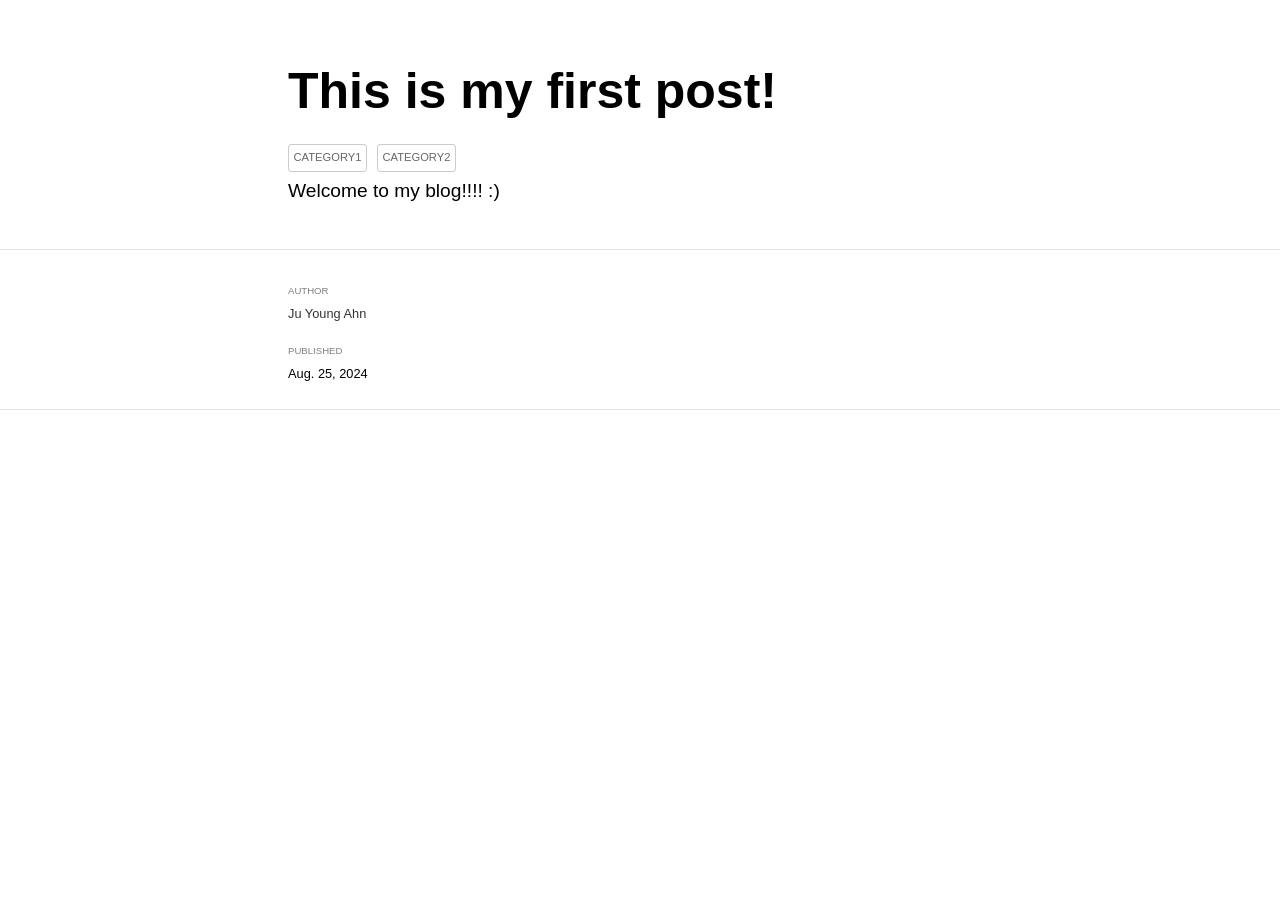
<file: docs/posts/welcome/welcome.html>
<!DOCTYPE html>

<html xmlns="http://www.w3.org/1999/xhtml" lang="" xml:lang="">

<head>
  <meta charset="utf-8"/>
  <meta name="viewport" content="width=device-width, initial-scale=1"/>
  <meta http-equiv="X-UA-Compatible" content="IE=Edge,chrome=1"/>
  <meta name="generator" content="distill" />

  <style type="text/css">
  /* Hide doc at startup (prevent jankiness while JS renders/transforms) */
  body {
    visibility: hidden;
  }
  </style>

 <!--radix_placeholder_import_source-->
 <!--/radix_placeholder_import_source-->

<style type="text/css">code{white-space: pre;}</style>
<style type="text/css" data-origin="pandoc">
a.sourceLine { display: inline-block; line-height: 1.25; }
a.sourceLine { pointer-events: none; color: inherit; text-decoration: inherit; }
a.sourceLine:empty { height: 1.2em; }
.sourceCode { overflow: visible; }
code.sourceCode { white-space: pre; position: relative; }
div.sourceCode { margin: 1em 0; }
pre.sourceCode { margin: 0; }
@media screen {
div.sourceCode { overflow: auto; }
}
@media print {
code.sourceCode { white-space: pre-wrap; }
a.sourceLine { text-indent: -1em; padding-left: 1em; }
}
pre.numberSource a.sourceLine
  { position: relative; left: -4em; }
pre.numberSource a.sourceLine::before
  { content: attr(data-line-number);
    position: relative; left: -1em; text-align: right; vertical-align: baseline;
    border: none; pointer-events: all; display: inline-block;
    -webkit-touch-callout: none; -webkit-user-select: none;
    -khtml-user-select: none; -moz-user-select: none;
    -ms-user-select: none; user-select: none;
    padding: 0 4px; width: 4em;
    color: #aaaaaa;
  }
pre.numberSource { margin-left: 3em; border-left: 1px solid #aaaaaa;  padding-left: 4px; }
div.sourceCode
  { color: #00769e; background-color: #f1f3f5; }
@media screen {
a.sourceLine::before { text-decoration: underline; }
}
code span. { color: #00769e; } /* Normal */
code span.al { color: #ad0000; } /* Alert */
code span.an { color: #5e5e5e; } /* Annotation */
code span.at { color: #657422; } /* Attribute */
code span.bn { color: #ad0000; } /* BaseN */
code span.bu { } /* BuiltIn */
code span.cf { color: #00769e; } /* ControlFlow */
code span.ch { color: #20794d; } /* Char */
code span.cn { color: #8f5902; } /* Constant */
code span.co { color: #5e5e5e; } /* Comment */
code span.cv { color: #5e5e5e; font-style: italic; } /* CommentVar */
code span.do { color: #5e5e5e; font-style: italic; } /* Documentation */
code span.dt { color: #ad0000; } /* DataType */
code span.dv { color: #ad0000; } /* DecVal */
code span.er { color: #ad0000; } /* Error */
code span.ex { } /* Extension */
code span.fl { color: #ad0000; } /* Float */
code span.fu { color: #4758ab; } /* Function */
code span.im { } /* Import */
code span.in { color: #5e5e5e; } /* Information */
code span.kw { color: #00769e; } /* Keyword */
code span.op { color: #5e5e5e; } /* Operator */
code span.ot { color: #00769e; } /* Other */
code span.pp { color: #ad0000; } /* Preprocessor */
code span.sc { color: #5e5e5e; } /* SpecialChar */
code span.ss { color: #20794d; } /* SpecialString */
code span.st { color: #20794d; } /* String */
code span.va { color: #111111; } /* Variable */
code span.vs { color: #20794d; } /* VerbatimString */
code span.wa { color: #5e5e5e; font-style: italic; } /* Warning */
</style>


  <!--radix_placeholder_meta_tags-->
  <title>This is my first post!</title>
  
  <meta property="description" itemprop="description" content="Welcome to my blog!!!! :)"/>
  
  
  <!--  https://schema.org/Article -->
  <meta property="article:published" itemprop="datePublished" content="2024-08-26"/>
  <meta property="article:created" itemprop="dateCreated" content="2024-08-26"/>
  <meta name="article:author" content="Ju Young Ahn"/>
  
  <!--  https://developers.facebook.com/docs/sharing/webmasters#markup -->
  <meta property="og:title" content="This is my first post!"/>
  <meta property="og:type" content="article"/>
  <meta property="og:description" content="Welcome to my blog!!!! :)"/>
  <meta property="og:locale" content="en_US"/>
  
  <!--  https://dev.twitter.com/cards/types/summary -->
  <meta property="twitter:card" content="summary"/>
  <meta property="twitter:title" content="This is my first post!"/>
  <meta property="twitter:description" content="Welcome to my blog!!!! :)"/>
  
  <!--/radix_placeholder_meta_tags-->
  <!--radix_placeholder_rmarkdown_metadata-->
  
  <script type="text/json" id="radix-rmarkdown-metadata">
  {"type":"list","attributes":{"names":{"type":"character","attributes":{},"value":["title","categories","description","author","date","output"]}},"value":[{"type":"character","attributes":{},"value":["This is my first post!"]},{"type":"character","attributes":{},"value":["category1","category2"]},{"type":"character","attributes":{},"value":["Welcome to my blog!!!! :)\n"]},{"type":"list","attributes":{},"value":[{"type":"list","attributes":{"names":{"type":"character","attributes":{},"value":["name","url"]}},"value":[{"type":"character","attributes":{},"value":["Ju Young Ahn"]},{"type":"character","attributes":{},"value":["juyoungahn.github.io"]}]}]},{"type":"character","attributes":{},"value":["2024-08-26"]},{"type":"list","attributes":{"names":{"type":"character","attributes":{},"value":["distill::distill_article"]}},"value":[{"type":"list","attributes":{"names":{"type":"character","attributes":{},"value":["self_contained"]}},"value":[{"type":"logical","attributes":{},"value":[false]}]}]}]}
  </script>
  <!--/radix_placeholder_rmarkdown_metadata-->
  
  <script type="text/json" id="radix-resource-manifest">
  {"type":"character","attributes":{},"value":["welcome_files/anchor-4.2.2/anchor.min.js","welcome_files/bowser-1.9.3/bowser.min.js","welcome_files/distill-2.2.21/template.v2.js","welcome_files/jquery-3.6.0/jquery-3.6.0.js","welcome_files/jquery-3.6.0/jquery-3.6.0.min.js","welcome_files/jquery-3.6.0/jquery-3.6.0.min.map","welcome_files/popper-2.6.0/popper.min.js","welcome_files/tippy-6.2.7/tippy-bundle.umd.min.js","welcome_files/tippy-6.2.7/tippy-light-border.css","welcome_files/tippy-6.2.7/tippy.css","welcome_files/tippy-6.2.7/tippy.umd.min.js","welcome_files/webcomponents-2.0.0/webcomponents.js"]}
  </script>
  <!--radix_placeholder_navigation_in_header-->
  <!--/radix_placeholder_navigation_in_header-->
  <!--radix_placeholder_distill-->
  
  <style type="text/css">
  
  body {
    background-color: white;
  }
  
  .pandoc-table {
    width: 100%;
  }
  
  .pandoc-table>caption {
    margin-bottom: 10px;
  }
  
  .pandoc-table th:not([align]) {
    text-align: left;
  }
  
  .pagedtable-footer {
    font-size: 15px;
  }
  
  d-byline .byline {
    grid-template-columns: 2fr 2fr;
  }
  
  d-byline .byline h3 {
    margin-block-start: 1.5em;
  }
  
  d-byline .byline .authors-affiliations h3 {
    margin-block-start: 0.5em;
  }
  
  .authors-affiliations .orcid-id {
    width: 16px;
    height:16px;
    margin-left: 4px;
    margin-right: 4px;
    vertical-align: middle;
    padding-bottom: 2px;
  }
  
  d-title .dt-tags {
    margin-top: 1em;
    grid-column: text;
  }
  
  .dt-tags .dt-tag {
    text-decoration: none;
    display: inline-block;
    color: rgba(0,0,0,0.6);
    padding: 0em 0.4em;
    margin-right: 0.5em;
    margin-bottom: 0.4em;
    font-size: 70%;
    border: 1px solid rgba(0,0,0,0.2);
    border-radius: 3px;
    text-transform: uppercase;
    font-weight: 500;
  }
  
  d-article table.gt_table td,
  d-article table.gt_table th {
    border-bottom: none;
    font-size: 100%;
  }
  
  .html-widget {
    margin-bottom: 2.0em;
  }
  
  .l-screen-inset {
    padding-right: 16px;
  }
  
  .l-screen .caption {
    margin-left: 10px;
  }
  
  .shaded {
    background: rgb(247, 247, 247);
    padding-top: 20px;
    padding-bottom: 20px;
    border-top: 1px solid rgba(0, 0, 0, 0.1);
    border-bottom: 1px solid rgba(0, 0, 0, 0.1);
  }
  
  .shaded .html-widget {
    margin-bottom: 0;
    border: 1px solid rgba(0, 0, 0, 0.1);
  }
  
  .shaded .shaded-content {
    background: white;
  }
  
  .text-output {
    margin-top: 0;
    line-height: 1.5em;
  }
  
  .hidden {
    display: none !important;
  }
  
  hr.section-separator {
    border: none;
    border-top: 1px solid rgba(0, 0, 0, 0.1);
    margin: 0px;
  }
  
  
  d-byline {
    border-top: none;
  }
  
  d-article {
    padding-top: 2.5rem;
    padding-bottom: 30px;
    border-top: none;
  }
  
  d-appendix {
    padding-top: 30px;
  }
  
  d-article>p>img {
    width: 100%;
  }
  
  d-article h2 {
    margin: 1rem 0 1.5rem 0;
  }
  
  d-article h3 {
    margin-top: 1.5rem;
  }
  
  d-article iframe {
    border: 1px solid rgba(0, 0, 0, 0.1);
    margin-bottom: 2.0em;
    width: 100%;
  }
  
  /* Tweak code blocks */
  
  d-article div.sourceCode code,
  d-article pre code {
    font-family: Consolas, Monaco, 'Andale Mono', 'Ubuntu Mono', monospace;
  }
  
  d-article pre,
  d-article div.sourceCode,
  d-article div.sourceCode pre {
    overflow: auto;
  }
  
  d-article div.sourceCode {
    background-color: white;
  }
  
  d-article div.sourceCode pre {
    padding-left: 10px;
    font-size: 12px;
    border-left: 2px solid rgba(0,0,0,0.1);
  }
  
  d-article pre {
    font-size: 12px;
    color: black;
    background: none;
    margin-top: 0;
    text-align: left;
    white-space: pre;
    word-spacing: normal;
    word-break: normal;
    word-wrap: normal;
    line-height: 1.5;
  
    -moz-tab-size: 4;
    -o-tab-size: 4;
    tab-size: 4;
  
    -webkit-hyphens: none;
    -moz-hyphens: none;
    -ms-hyphens: none;
    hyphens: none;
  }
  
  d-article pre a {
    border-bottom: none;
  }
  
  d-article pre a:hover {
    border-bottom: none;
    text-decoration: underline;
  }
  
  d-article details {
    grid-column: text;
    margin-bottom: 0.8em;
  }
  
  @media(min-width: 768px) {
  
  d-article pre,
  d-article div.sourceCode,
  d-article div.sourceCode pre {
    overflow: visible !important;
  }
  
  d-article div.sourceCode pre {
    padding-left: 18px;
    font-size: 14px;
  }
  
  /* tweak for Pandoc numbered line within distill */
  d-article pre.numberSource code > span {
      left: -2em;
  }
  
  d-article pre {
    font-size: 14px;
  }
  
  }
  
  figure img.external {
    background: white;
    border: 1px solid rgba(0, 0, 0, 0.1);
    box-shadow: 0 1px 8px rgba(0, 0, 0, 0.1);
    padding: 18px;
    box-sizing: border-box;
  }
  
  /* CSS for d-contents */
  
  .d-contents {
    grid-column: text;
    color: rgba(0,0,0,0.8);
    font-size: 0.9em;
    padding-bottom: 1em;
    margin-bottom: 1em;
    padding-bottom: 0.5em;
    margin-bottom: 1em;
    padding-left: 0.25em;
    justify-self: start;
  }
  
  @media(min-width: 1000px) {
    .d-contents.d-contents-float {
      height: 0;
      grid-column-start: 1;
      grid-column-end: 4;
      justify-self: center;
      padding-right: 3em;
      padding-left: 2em;
    }
  }
  
  .d-contents nav h3 {
    font-size: 18px;
    margin-top: 0;
    margin-bottom: 1em;
  }
  
  .d-contents li {
    list-style-type: none
  }
  
  .d-contents nav > ul {
    padding-left: 0;
  }
  
  .d-contents ul {
    padding-left: 1em
  }
  
  .d-contents nav ul li {
    margin-top: 0.6em;
    margin-bottom: 0.2em;
  }
  
  .d-contents nav a {
    font-size: 13px;
    border-bottom: none;
    text-decoration: none
    color: rgba(0, 0, 0, 0.8);
  }
  
  .d-contents nav a:hover {
    text-decoration: underline solid rgba(0, 0, 0, 0.6)
  }
  
  .d-contents nav > ul > li > a {
    font-weight: 600;
  }
  
  .d-contents nav > ul > li > ul {
    font-weight: inherit;
  }
  
  .d-contents nav > ul > li > ul > li {
    margin-top: 0.2em;
  }
  
  
  .d-contents nav ul {
    margin-top: 0;
    margin-bottom: 0.25em;
  }
  
  .d-article-with-toc h2:nth-child(2) {
    margin-top: 0;
  }
  
  
  /* Figure */
  
  .figure {
    position: relative;
    margin-bottom: 2.5em;
    margin-top: 1.5em;
  }
  
  .figure .caption {
    color: rgba(0, 0, 0, 0.6);
    font-size: 12px;
    line-height: 1.5em;
  }
  
  .figure img.external {
    background: white;
    border: 1px solid rgba(0, 0, 0, 0.1);
    box-shadow: 0 1px 8px rgba(0, 0, 0, 0.1);
    padding: 18px;
    box-sizing: border-box;
  }
  
  .figure .caption a {
    color: rgba(0, 0, 0, 0.6);
  }
  
  .figure .caption b,
  .figure .caption strong, {
    font-weight: 600;
    color: rgba(0, 0, 0, 1.0);
  }
  
  /* Citations */
  
  d-article .citation {
    color: inherit;
    cursor: inherit;
  }
  
  div.hanging-indent{
    margin-left: 1em; text-indent: -1em;
  }
  
  /* Citation hover box */
  
  .tippy-box[data-theme~=light-border] {
    background-color: rgba(250, 250, 250, 0.95);
  }
  
  .tippy-content > p {
    margin-bottom: 0;
    padding: 2px;
  }
  
  
  /* Tweak 1000px media break to show more text */
  
  @media(min-width: 1000px) {
    .base-grid,
    distill-header,
    d-title,
    d-abstract,
    d-article,
    d-appendix,
    distill-appendix,
    d-byline,
    d-footnote-list,
    d-citation-list,
    distill-footer {
      grid-template-columns: [screen-start] 1fr [page-start kicker-start] 80px [middle-start] 50px [text-start kicker-end] 65px 65px 65px 65px 65px 65px 65px 65px [text-end gutter-start] 65px [middle-end] 65px [page-end gutter-end] 1fr [screen-end];
      grid-column-gap: 16px;
    }
  
    .grid {
      grid-column-gap: 16px;
    }
  
    d-article {
      font-size: 1.06rem;
      line-height: 1.7em;
    }
    figure .caption, .figure .caption, figure figcaption {
      font-size: 13px;
    }
  }
  
  @media(min-width: 1180px) {
    .base-grid,
    distill-header,
    d-title,
    d-abstract,
    d-article,
    d-appendix,
    distill-appendix,
    d-byline,
    d-footnote-list,
    d-citation-list,
    distill-footer {
      grid-template-columns: [screen-start] 1fr [page-start kicker-start] 60px [middle-start] 60px [text-start kicker-end] 60px 60px 60px 60px 60px 60px 60px 60px [text-end gutter-start] 60px [middle-end] 60px [page-end gutter-end] 1fr [screen-end];
      grid-column-gap: 32px;
    }
  
    .grid {
      grid-column-gap: 32px;
    }
  }
  
  
  /* Get the citation styles for the appendix (not auto-injected on render since
     we do our own rendering of the citation appendix) */
  
  d-appendix .citation-appendix,
  .d-appendix .citation-appendix {
    font-size: 11px;
    line-height: 15px;
    border-left: 1px solid rgba(0, 0, 0, 0.1);
    padding-left: 18px;
    border: 1px solid rgba(0,0,0,0.1);
    background: rgba(0, 0, 0, 0.02);
    padding: 10px 18px;
    border-radius: 3px;
    color: rgba(150, 150, 150, 1);
    overflow: hidden;
    margin-top: -12px;
    white-space: pre-wrap;
    word-wrap: break-word;
  }
  
  /* Include appendix styles here so they can be overridden */
  
  d-appendix {
    contain: layout style;
    font-size: 0.8em;
    line-height: 1.7em;
    margin-top: 60px;
    margin-bottom: 0;
    border-top: 1px solid rgba(0, 0, 0, 0.1);
    color: rgba(0,0,0,0.5);
    padding-top: 60px;
    padding-bottom: 48px;
  }
  
  d-appendix h3 {
    grid-column: page-start / text-start;
    font-size: 15px;
    font-weight: 500;
    margin-top: 1em;
    margin-bottom: 0;
    color: rgba(0,0,0,0.65);
  }
  
  d-appendix h3 + * {
    margin-top: 1em;
  }
  
  d-appendix ol {
    padding: 0 0 0 15px;
  }
  
  @media (min-width: 768px) {
    d-appendix ol {
      padding: 0 0 0 30px;
      margin-left: -30px;
    }
  }
  
  d-appendix li {
    margin-bottom: 1em;
  }
  
  d-appendix a {
    color: rgba(0, 0, 0, 0.6);
  }
  
  d-appendix > * {
    grid-column: text;
  }
  
  d-appendix > d-footnote-list,
  d-appendix > d-citation-list,
  d-appendix > distill-appendix {
    grid-column: screen;
  }
  
  /* Include footnote styles here so they can be overridden */
  
  d-footnote-list {
    contain: layout style;
  }
  
  d-footnote-list > * {
    grid-column: text;
  }
  
  d-footnote-list a.footnote-backlink {
    color: rgba(0,0,0,0.3);
    padding-left: 0.5em;
  }
  
  
  
  /* Anchor.js */
  
  .anchorjs-link {
    /*transition: all .25s linear; */
    text-decoration: none;
    border-bottom: none;
  }
  *:hover > .anchorjs-link {
    margin-left: -1.125em !important;
    text-decoration: none;
    border-bottom: none;
  }
  
  /* Social footer */
  
  .social_footer {
    margin-top: 30px;
    margin-bottom: 0;
    color: rgba(0,0,0,0.67);
  }
  
  .disqus-comments {
    margin-right: 30px;
  }
  
  .disqus-comment-count {
    border-bottom: 1px solid rgba(0, 0, 0, 0.4);
    cursor: pointer;
  }
  
  #disqus_thread {
    margin-top: 30px;
  }
  
  .article-sharing a {
    border-bottom: none;
    margin-right: 8px;
  }
  
  .article-sharing a:hover {
    border-bottom: none;
  }
  
  .sidebar-section.subscribe {
    font-size: 12px;
    line-height: 1.6em;
  }
  
  .subscribe p {
    margin-bottom: 0.5em;
  }
  
  
  .article-footer .subscribe {
    font-size: 15px;
    margin-top: 45px;
  }
  
  
  .sidebar-section.custom {
    font-size: 12px;
    line-height: 1.6em;
  }
  
  .custom p {
    margin-bottom: 0.5em;
  }
  
  /* Styles for listing layout (hide title) */
  .layout-listing d-title, .layout-listing .d-title {
    display: none;
  }
  
  /* Styles for posts lists (not auto-injected) */
  
  
  .posts-with-sidebar {
    padding-left: 45px;
    padding-right: 45px;
  }
  
  .posts-list .description h2,
  .posts-list .description p {
    font-family: -apple-system, BlinkMacSystemFont, "Segoe UI", Roboto, Oxygen, Ubuntu, Cantarell, "Fira Sans", "Droid Sans", "Helvetica Neue", Arial, sans-serif;
  }
  
  .posts-list .description h2 {
    font-weight: 700;
    border-bottom: none;
    padding-bottom: 0;
  }
  
  .posts-list h2.post-tag {
    border-bottom: 1px solid rgba(0, 0, 0, 0.2);
    padding-bottom: 12px;
  }
  .posts-list {
    margin-top: 60px;
    margin-bottom: 24px;
  }
  
  .posts-list .post-preview {
    text-decoration: none;
    overflow: hidden;
    display: block;
    border-bottom: 1px solid rgba(0, 0, 0, 0.1);
    padding: 24px 0;
  }
  
  .post-preview-last {
    border-bottom: none !important;
  }
  
  .posts-list .posts-list-caption {
    grid-column: screen;
    font-weight: 400;
  }
  
  .posts-list .post-preview h2 {
    margin: 0 0 6px 0;
    line-height: 1.2em;
    font-style: normal;
    font-size: 24px;
  }
  
  .posts-list .post-preview p {
    margin: 0 0 12px 0;
    line-height: 1.4em;
    font-size: 16px;
  }
  
  .posts-list .post-preview .thumbnail {
    box-sizing: border-box;
    margin-bottom: 24px;
    position: relative;
    max-width: 500px;
  }
  .posts-list .post-preview img {
    width: 100%;
    display: block;
  }
  
  .posts-list .metadata {
    font-size: 12px;
    line-height: 1.4em;
    margin-bottom: 18px;
  }
  
  .posts-list .metadata > * {
    display: inline-block;
  }
  
  .posts-list .metadata .publishedDate {
    margin-right: 2em;
  }
  
  .posts-list .metadata .dt-authors {
    display: block;
    margin-top: 0.3em;
    margin-right: 2em;
  }
  
  .posts-list .dt-tags {
    display: block;
    line-height: 1em;
  }
  
  .posts-list .dt-tags .dt-tag {
    display: inline-block;
    color: rgba(0,0,0,0.6);
    padding: 0.3em 0.4em;
    margin-right: 0.2em;
    margin-bottom: 0.4em;
    font-size: 60%;
    border: 1px solid rgba(0,0,0,0.2);
    border-radius: 3px;
    text-transform: uppercase;
    font-weight: 500;
  }
  
  .posts-list img {
    opacity: 1;
  }
  
  .posts-list img[data-src] {
    opacity: 0;
  }
  
  .posts-more {
    clear: both;
  }
  
  
  .posts-sidebar {
    font-size: 16px;
  }
  
  .posts-sidebar h3 {
    font-size: 16px;
    margin-top: 0;
    margin-bottom: 0.5em;
    font-weight: 400;
    text-transform: uppercase;
  }
  
  .sidebar-section {
    margin-bottom: 30px;
  }
  
  .categories ul {
    list-style-type: none;
    margin: 0;
    padding: 0;
  }
  
  .categories li {
    color: rgba(0, 0, 0, 0.8);
    margin-bottom: 0;
  }
  
  .categories li>a {
    border-bottom: none;
  }
  
  .categories li>a:hover {
    border-bottom: 1px solid rgba(0, 0, 0, 0.4);
  }
  
  .categories .active {
    font-weight: 600;
  }
  
  .categories .category-count {
    color: rgba(0, 0, 0, 0.4);
  }
  
  
  @media(min-width: 768px) {
    .posts-list .post-preview h2 {
      font-size: 26px;
    }
    .posts-list .post-preview .thumbnail {
      float: right;
      width: 30%;
      margin-bottom: 0;
    }
    .posts-list .post-preview .description {
      float: left;
      width: 45%;
    }
    .posts-list .post-preview .metadata {
      float: left;
      width: 20%;
      margin-top: 8px;
    }
    .posts-list .post-preview p {
      margin: 0 0 12px 0;
      line-height: 1.5em;
      font-size: 16px;
    }
    .posts-with-sidebar .posts-list {
      float: left;
      width: 75%;
    }
    .posts-with-sidebar .posts-sidebar {
      float: right;
      width: 20%;
      margin-top: 60px;
      padding-top: 24px;
      padding-bottom: 24px;
    }
  }
  
  
  /* Improve display for browsers without grid (IE/Edge <= 15) */
  
  .downlevel {
    line-height: 1.6em;
    font-family: -apple-system, BlinkMacSystemFont, "Segoe UI", Roboto, Oxygen, Ubuntu, Cantarell, "Fira Sans", "Droid Sans", "Helvetica Neue", Arial, sans-serif;
    margin: 0;
  }
  
  .downlevel .d-title {
    padding-top: 6rem;
    padding-bottom: 1.5rem;
  }
  
  .downlevel .d-title h1 {
    font-size: 50px;
    font-weight: 700;
    line-height: 1.1em;
    margin: 0 0 0.5rem;
  }
  
  .downlevel .d-title p {
    font-weight: 300;
    font-size: 1.2rem;
    line-height: 1.55em;
    margin-top: 0;
  }
  
  .downlevel .d-byline {
    padding-top: 0.8em;
    padding-bottom: 0.8em;
    font-size: 0.8rem;
    line-height: 1.8em;
  }
  
  .downlevel .section-separator {
    border: none;
    border-top: 1px solid rgba(0, 0, 0, 0.1);
  }
  
  .downlevel .d-article {
    font-size: 1.06rem;
    line-height: 1.7em;
    padding-top: 1rem;
    padding-bottom: 2rem;
  }
  
  
  .downlevel .d-appendix {
    padding-left: 0;
    padding-right: 0;
    max-width: none;
    font-size: 0.8em;
    line-height: 1.7em;
    margin-bottom: 0;
    color: rgba(0,0,0,0.5);
    padding-top: 40px;
    padding-bottom: 48px;
  }
  
  .downlevel .footnotes ol {
    padding-left: 13px;
  }
  
  .downlevel .base-grid,
  .downlevel .distill-header,
  .downlevel .d-title,
  .downlevel .d-abstract,
  .downlevel .d-article,
  .downlevel .d-appendix,
  .downlevel .distill-appendix,
  .downlevel .d-byline,
  .downlevel .d-footnote-list,
  .downlevel .d-citation-list,
  .downlevel .distill-footer,
  .downlevel .appendix-bottom,
  .downlevel .posts-container {
    padding-left: 40px;
    padding-right: 40px;
  }
  
  @media(min-width: 768px) {
    .downlevel .base-grid,
    .downlevel .distill-header,
    .downlevel .d-title,
    .downlevel .d-abstract,
    .downlevel .d-article,
    .downlevel .d-appendix,
    .downlevel .distill-appendix,
    .downlevel .d-byline,
    .downlevel .d-footnote-list,
    .downlevel .d-citation-list,
    .downlevel .distill-footer,
    .downlevel .appendix-bottom,
    .downlevel .posts-container {
    padding-left: 150px;
    padding-right: 150px;
    max-width: 900px;
  }
  }
  
  .downlevel pre code {
    display: block;
    border-left: 2px solid rgba(0, 0, 0, .1);
    padding: 0 0 0 20px;
    font-size: 14px;
  }
  
  .downlevel code, .downlevel pre {
    color: black;
    background: none;
    font-family: Consolas, Monaco, 'Andale Mono', 'Ubuntu Mono', monospace;
    text-align: left;
    white-space: pre;
    word-spacing: normal;
    word-break: normal;
    word-wrap: normal;
    line-height: 1.5;
  
    -moz-tab-size: 4;
    -o-tab-size: 4;
    tab-size: 4;
  
    -webkit-hyphens: none;
    -moz-hyphens: none;
    -ms-hyphens: none;
    hyphens: none;
  }
  
  .downlevel .posts-list .post-preview {
    color: inherit;
  }
  
  
  
  </style>
  
  <script type="application/javascript">
  
  function is_downlevel_browser() {
    if (bowser.isUnsupportedBrowser({ msie: "12", msedge: "16"},
                                   window.navigator.userAgent)) {
      return true;
    } else {
      return window.load_distill_framework === undefined;
    }
  }
  
  // show body when load is complete
  function on_load_complete() {
  
    // add anchors
    if (window.anchors) {
      window.anchors.options.placement = 'left';
      window.anchors.add('d-article > h2, d-article > h3, d-article > h4, d-article > h5');
    }
  
  
    // set body to visible
    document.body.style.visibility = 'visible';
  
    // force redraw for leaflet widgets
    if (window.HTMLWidgets) {
      var maps = window.HTMLWidgets.findAll(".leaflet");
      $.each(maps, function(i, el) {
        var map = this.getMap();
        map.invalidateSize();
        map.eachLayer(function(layer) {
          if (layer instanceof L.TileLayer)
            layer.redraw();
        });
      });
    }
  
    // trigger 'shown' so htmlwidgets resize
    $('d-article').trigger('shown');
  }
  
  function init_distill() {
  
    init_common();
  
    // create front matter
    var front_matter = $('<d-front-matter></d-front-matter>');
    $('#distill-front-matter').wrap(front_matter);
  
    // create d-title
    $('.d-title').changeElementType('d-title');
  
    // separator
    var separator = '<hr class="section-separator" style="clear: both"/>';
    // prepend separator above appendix
    $('.d-byline').before(separator);
    $('.d-article').before(separator);
  
    // create d-byline
    var byline = $('<d-byline></d-byline>');
    $('.d-byline').replaceWith(byline);
  
    // create d-article
    var article = $('<d-article></d-article>');
    $('.d-article').wrap(article).children().unwrap();
  
    // move posts container into article
    $('.posts-container').appendTo($('d-article'));
  
    // create d-appendix
    $('.d-appendix').changeElementType('d-appendix');
  
    // flag indicating that we have appendix items
    var appendix = $('.appendix-bottom').children('h3').length > 0;
  
    // replace footnotes with <d-footnote>
    $('.footnote-ref').each(function(i, val) {
      appendix = true;
      var href = $(this).attr('href');
      var id = href.replace('#', '');
      var fn = $('#' + id);
      var fn_p = $('#' + id + '>p');
      fn_p.find('.footnote-back').remove();
      var text = fn_p.html();
      var dtfn = $('<d-footnote></d-footnote>');
      dtfn.html(text);
      $(this).replaceWith(dtfn);
    });
    // remove footnotes
    $('.footnotes').remove();
  
    // move refs into #references-listing
    $('#references-listing').replaceWith($('#refs'));
  
    $('h1.appendix, h2.appendix').each(function(i, val) {
      $(this).changeElementType('h3');
    });
    $('h3.appendix').each(function(i, val) {
      var id = $(this).attr('id');
      $('.d-contents a[href="#' + id + '"]').parent().remove();
      appendix = true;
      $(this).nextUntil($('h1, h2, h3')).addBack().appendTo($('d-appendix'));
    });
  
    // show d-appendix if we have appendix content
    $("d-appendix").css('display', appendix ? 'grid' : 'none');
  
    // localize layout chunks to just output
    $('.layout-chunk').each(function(i, val) {
  
      // capture layout
      var layout = $(this).attr('data-layout');
  
      // apply layout to markdown level block elements
      var elements = $(this).children().not('details, div.sourceCode, pre, script');
      elements.each(function(i, el) {
        var layout_div = $('<div class="' + layout + '"></div>');
        if (layout_div.hasClass('shaded')) {
          var shaded_content = $('<div class="shaded-content"></div>');
          $(this).wrap(shaded_content);
          $(this).parent().wrap(layout_div);
        } else {
          $(this).wrap(layout_div);
        }
      });
  
  
      // unwrap the layout-chunk div
      $(this).children().unwrap();
    });
  
    // remove code block used to force  highlighting css
    $('.distill-force-highlighting-css').parent().remove();
  
    // remove empty line numbers inserted by pandoc when using a
    // custom syntax highlighting theme, except when numbering line
    // in code chunk
    $('pre:not(.numberLines) code.sourceCode a:empty').remove();
  
    // load distill framework
    load_distill_framework();
  
    // wait for window.distillRunlevel == 4 to do post processing
    function distill_post_process() {
  
      if (!window.distillRunlevel || window.distillRunlevel < 4)
        return;
  
      // hide author/affiliations entirely if we have no authors
      var front_matter = JSON.parse($("#distill-front-matter").html());
      var have_authors = front_matter.authors && front_matter.authors.length > 0;
      if (!have_authors)
        $('d-byline').addClass('hidden');
  
      // article with toc class
      $('.d-contents').parent().addClass('d-article-with-toc');
  
      // strip links that point to #
      $('.authors-affiliations').find('a[href="#"]').removeAttr('href');
  
      // add orcid ids
      $('.authors-affiliations').find('.author').each(function(i, el) {
        var orcid_id = front_matter.authors[i].orcidID;
        var author_name = front_matter.authors[i].author
        if (orcid_id) {
          var a = $('<a></a>');
          a.attr('href', 'https://orcid.org/' + orcid_id);
          var img = $('<img></img>');
          img.addClass('orcid-id');
          img.attr('alt', author_name ? 'ORCID ID for ' + author_name : 'ORCID ID');
          img.attr('src','[data-uri]');
          a.append(img);
          $(this).append(a);
        }
      });
  
      // hide elements of author/affiliations grid that have no value
      function hide_byline_column(caption) {
        $('d-byline').find('h3:contains("' + caption + '")').parent().css('visibility', 'hidden');
      }
  
      // affiliations
      var have_affiliations = false;
      for (var i = 0; i<front_matter.authors.length; ++i) {
        var author = front_matter.authors[i];
        if (author.affiliation !== "&nbsp;") {
          have_affiliations = true;
          break;
        }
      }
      if (!have_affiliations)
        $('d-byline').find('h3:contains("Affiliations")').css('visibility', 'hidden');
  
      // published date
      if (!front_matter.publishedDate)
        hide_byline_column("Published");
  
      // document object identifier
      var doi = $('d-byline').find('h3:contains("DOI")');
      var doi_p = doi.next().empty();
      if (!front_matter.doi) {
        // if we have a citation and valid citationText then link to that
        if ($('#citation').length > 0 && front_matter.citationText) {
          doi.html('Citation');
          $('<a href="#citation"></a>')
            .text(front_matter.citationText)
            .appendTo(doi_p);
        } else {
          hide_byline_column("DOI");
        }
      } else {
        $('<a></a>')
           .attr('href', "https://doi.org/" + front_matter.doi)
           .html(front_matter.doi)
           .appendTo(doi_p);
      }
  
       // change plural form of authors/affiliations
      if (front_matter.authors.length === 1) {
        var grid = $('.authors-affiliations');
        grid.children('h3:contains("Authors")').text('Author');
        grid.children('h3:contains("Affiliations")').text('Affiliation');
      }
  
      // remove d-appendix and d-footnote-list local styles
      $('d-appendix > style:first-child').remove();
      $('d-footnote-list > style:first-child').remove();
  
      // move appendix-bottom entries to the bottom
      $('.appendix-bottom').appendTo('d-appendix').children().unwrap();
      $('.appendix-bottom').remove();
  
      // hoverable references
      $('span.citation[data-cites]').each(function() {
        const citeChild = $(this).children()[0]
        // Do not process if @xyz has been used without escaping and without bibliography activated
        // https://github.com/rstudio/distill/issues/466
        if (citeChild === undefined) return true
  
        if (citeChild.nodeName == "D-FOOTNOTE") {
          var fn = citeChild
          $(this).html(fn.shadowRoot.querySelector("sup"))
          $(this).id = fn.id
          fn.remove()
        }
        var refs = $(this).attr('data-cites').split(" ");
        var refHtml = refs.map(function(ref) {
          // Could use CSS.escape too here, we insure backward compatibility in navigator
          return "<p>" + $('div[id="ref-' + ref + '"]').html() + "</p>";
        }).join("\n");
        window.tippy(this, {
          allowHTML: true,
          content: refHtml,
          maxWidth: 500,
          interactive: true,
          interactiveBorder: 10,
          theme: 'light-border',
          placement: 'bottom-start'
        });
      });
  
      // fix footnotes in tables (#411)
      // replacing broken distill.pub feature
      $('table d-footnote').each(function() {
        // we replace internal showAtNode methode which is triggered when hovering a footnote
        this.hoverBox.showAtNode = function(node) {
          // ported from https://github.com/distillpub/template/pull/105/files
          calcOffset = function(elem) {
              let x = elem.offsetLeft;
              let y = elem.offsetTop;
              // Traverse upwards until an `absolute` element is found or `elem`
              // becomes null.
              while (elem = elem.offsetParent && elem.style.position != 'absolute') {
                  x += elem.offsetLeft;
                  y += elem.offsetTop;
              }
  
              return { left: x, top: y };
          }
          // https://developer.mozilla.org/en-US/docs/Web/API/HTMLElement/offsetTop
          const bbox = node.getBoundingClientRect();
          const offset = calcOffset(node);
          this.show([offset.left + bbox.width, offset.top + bbox.height]);
        }
      })
  
      // clear polling timer
      clearInterval(tid);
  
      // show body now that everything is ready
      on_load_complete();
    }
  
    var tid = setInterval(distill_post_process, 50);
    distill_post_process();
  
  }
  
  function init_downlevel() {
  
    init_common();
  
     // insert hr after d-title
    $('.d-title').after($('<hr class="section-separator"/>'));
  
    // check if we have authors
    var front_matter = JSON.parse($("#distill-front-matter").html());
    var have_authors = front_matter.authors && front_matter.authors.length > 0;
  
    // manage byline/border
    if (!have_authors)
      $('.d-byline').remove();
    $('.d-byline').after($('<hr class="section-separator"/>'));
    $('.d-byline a').remove();
  
    // remove toc
    $('.d-contents').remove();
  
    // move appendix elements
    $('h1.appendix, h2.appendix').each(function(i, val) {
      $(this).changeElementType('h3');
    });
    $('h3.appendix').each(function(i, val) {
      $(this).nextUntil($('h1, h2, h3')).addBack().appendTo($('.d-appendix'));
    });
  
  
    // inject headers into references and footnotes
    var refs_header = $('<h3></h3>');
    refs_header.text('References');
    $('#refs').prepend(refs_header);
  
    var footnotes_header = $('<h3></h3');
    footnotes_header.text('Footnotes');
    $('.footnotes').children('hr').first().replaceWith(footnotes_header);
  
    // move appendix-bottom entries to the bottom
    $('.appendix-bottom').appendTo('.d-appendix').children().unwrap();
    $('.appendix-bottom').remove();
  
    // remove appendix if it's empty
    if ($('.d-appendix').children().length === 0)
      $('.d-appendix').remove();
  
    // prepend separator above appendix
    $('.d-appendix').before($('<hr class="section-separator" style="clear: both"/>'));
  
    // trim code
    $('pre>code').each(function(i, val) {
      $(this).html($.trim($(this).html()));
    });
  
    // move posts-container right before article
    $('.posts-container').insertBefore($('.d-article'));
  
    $('body').addClass('downlevel');
  
    on_load_complete();
  }
  
  
  function init_common() {
  
    // jquery plugin to change element types
    (function($) {
      $.fn.changeElementType = function(newType) {
        var attrs = {};
  
        $.each(this[0].attributes, function(idx, attr) {
          attrs[attr.nodeName] = attr.nodeValue;
        });
  
        this.replaceWith(function() {
          return $("<" + newType + "/>", attrs).append($(this).contents());
        });
      };
    })(jQuery);
  
    // prevent underline for linked images
    $('a > img').parent().css({'border-bottom' : 'none'});
  
    // mark non-body figures created by knitr chunks as 100% width
    $('.layout-chunk').each(function(i, val) {
      var figures = $(this).find('img, .html-widget');
      // ignore leaflet img layers (#106)
      figures = figures.filter(':not(img[class*="leaflet"])')
      if ($(this).attr('data-layout') !== "l-body") {
        figures.css('width', '100%');
      } else {
        figures.css('max-width', '100%');
        figures.filter("[width]").each(function(i, val) {
          var fig = $(this);
          fig.css('width', fig.attr('width') + 'px');
        });
  
      }
    });
  
    // auto-append index.html to post-preview links in file: protocol
    // and in rstudio ide preview
    $('.post-preview').each(function(i, val) {
      if (window.location.protocol === "file:")
        $(this).attr('href', $(this).attr('href') + "index.html");
    });
  
    // get rid of index.html references in header
    if (window.location.protocol !== "file:") {
      $('.distill-site-header a[href]').each(function(i,val) {
        $(this).attr('href', $(this).attr('href').replace(/^index[.]html/, "./"));
      });
    }
  
    // add class to pandoc style tables
    $('tr.header').parent('thead').parent('table').addClass('pandoc-table');
    $('.kable-table').children('table').addClass('pandoc-table');
  
    // add figcaption style to table captions
    $('caption').parent('table').addClass("figcaption");
  
    // initialize posts list
    if (window.init_posts_list)
      window.init_posts_list();
  
    // implmement disqus comment link
    $('.disqus-comment-count').click(function() {
      window.headroom_prevent_pin = true;
      $('#disqus_thread').toggleClass('hidden');
      if (!$('#disqus_thread').hasClass('hidden')) {
        var offset = $(this).offset();
        $(window).resize();
        $('html, body').animate({
          scrollTop: offset.top - 35
        });
      }
    });
  }
  
  document.addEventListener('DOMContentLoaded', function() {
    if (is_downlevel_browser())
      init_downlevel();
    else
      window.addEventListener('WebComponentsReady', init_distill);
  });
  
  </script>
  
  <!--/radix_placeholder_distill-->
  <script src="welcome_files/jquery-3.6.0/jquery-3.6.0.min.js"></script>
  <script src="welcome_files/popper-2.6.0/popper.min.js"></script>
  <link href="welcome_files/tippy-6.2.7/tippy.css" rel="stylesheet" />
  <link href="welcome_files/tippy-6.2.7/tippy-light-border.css" rel="stylesheet" />
  <script src="welcome_files/tippy-6.2.7/tippy.umd.min.js"></script>
  <script src="welcome_files/anchor-4.2.2/anchor.min.js"></script>
  <script src="welcome_files/bowser-1.9.3/bowser.min.js"></script>
  <script src="welcome_files/webcomponents-2.0.0/webcomponents.js"></script>
  <script src="welcome_files/distill-2.2.21/template.v2.js"></script>
  <!--radix_placeholder_site_in_header-->
  <!--/radix_placeholder_site_in_header-->


</head>

<body>

<!--radix_placeholder_front_matter-->

<script id="distill-front-matter" type="text/json">
{"title":"This is my first post!","description":"Welcome to my blog!!!! :)","authors":[{"author":"Ju Young Ahn","authorURL":"juyoungahn.github.io","affiliation":"&nbsp;","affiliationURL":"#","orcidID":""}],"publishedDate":"2024-08-26T00:00:00.000+09:00","citationText":"Ahn, 2024"}
</script>

<!--/radix_placeholder_front_matter-->
<!--radix_placeholder_navigation_before_body-->
<!--/radix_placeholder_navigation_before_body-->
<!--radix_placeholder_site_before_body-->
<!--/radix_placeholder_site_before_body-->

<div class="d-title">
<h1>This is my first post!</h1>

<!--radix_placeholder_categories-->
<div class="dt-tags">
<div class="dt-tag">category1</div>
<div class="dt-tag">category2</div>
</div>
<!--/radix_placeholder_categories-->
<p>Welcome to my blog!!!! :)</p>
</div>

<div class="d-byline">
  Ju Young Ahn juyoungahn.github.io 
  
<br/>2024-08-26
</div>

<div class="d-article">
<div class="sourceCode" id="cb1"><pre class="sourceCode r distill-force-highlighting-css"><code class="sourceCode r"></code></pre></div>
<!--radix_placeholder_article_footer-->
<!--/radix_placeholder_article_footer-->
</div>

<div class="d-appendix">
</div>


<!--radix_placeholder_site_after_body-->
<!--/radix_placeholder_site_after_body-->
<!--radix_placeholder_appendices-->
<div class="appendix-bottom"></div>
<!--/radix_placeholder_appendices-->
<!--radix_placeholder_navigation_after_body-->
<!--/radix_placeholder_navigation_after_body-->

</body>

</html>
</file>
<file: _site/site_libs/tippy-6.2.7/tippy.css>
.tippy-box[data-animation=fade][data-state=hidden]{opacity:0}[data-tippy-root]{max-width:calc(100vw - 10px)}.tippy-box{position:relative;background-color:#333;color:#fff;border-radius:4px;font-size:14px;line-height:1.4;outline:0;transition-property:transform,visibility,opacity}.tippy-box[data-placement^=top]>.tippy-arrow{bottom:0}.tippy-box[data-placement^=top]>.tippy-arrow:before{bottom:-7px;left:0;border-width:8px 8px 0;border-top-color:initial;transform-origin:center top}.tippy-box[data-placement^=bottom]>.tippy-arrow{top:0}.tippy-box[data-placement^=bottom]>.tippy-arrow:before{top:-7px;left:0;border-width:0 8px 8px;border-bottom-color:initial;transform-origin:center bottom}.tippy-box[data-placement^=left]>.tippy-arrow{right:0}.tippy-box[data-placement^=left]>.tippy-arrow:before{border-width:8px 0 8px 8px;border-left-color:initial;right:-7px;transform-origin:center left}.tippy-box[data-placement^=right]>.tippy-arrow{left:0}.tippy-box[data-placement^=right]>.tippy-arrow:before{left:-7px;border-width:8px 8px 8px 0;border-right-color:initial;transform-origin:center right}.tippy-box[data-inertia][data-state=visible]{transition-timing-function:cubic-bezier(.54,1.5,.38,1.11)}.tippy-arrow{width:16px;height:16px;color:#333}.tippy-arrow:before{content:"";position:absolute;border-color:transparent;border-style:solid}.tippy-content{position:relative;padding:5px 9px;z-index:1}
</file>
<file: _site/site_libs/tippy-6.2.7/tippy-light-border.css>
.tippy-box[data-theme~=light-border]{background-color:#fff;background-clip:padding-box;border:1px solid rgba(0,8,16,.15);color:#333;box-shadow:0 4px 14px -2px rgba(0,8,16,.08)}.tippy-box[data-theme~=light-border]>.tippy-backdrop{background-color:#fff}.tippy-box[data-theme~=light-border]>.tippy-arrow:after,.tippy-box[data-theme~=light-border]>.tippy-svg-arrow:after{content:"";position:absolute;z-index:-1}.tippy-box[data-theme~=light-border]>.tippy-arrow:after{border-color:transparent;border-style:solid}.tippy-box[data-theme~=light-border][data-placement^=top]>.tippy-arrow:before{border-top-color:#fff}.tippy-box[data-theme~=light-border][data-placement^=top]>.tippy-arrow:after{border-top-color:rgba(0,8,16,.2);border-width:7px 7px 0;top:17px;left:1px}.tippy-box[data-theme~=light-border][data-placement^=top]>.tippy-svg-arrow>svg{top:16px}.tippy-box[data-theme~=light-border][data-placement^=top]>.tippy-svg-arrow:after{top:17px}.tippy-box[data-theme~=light-border][data-placement^=bottom]>.tippy-arrow:before{border-bottom-color:#fff;bottom:16px}.tippy-box[data-theme~=light-border][data-placement^=bottom]>.tippy-arrow:after{border-bottom-color:rgba(0,8,16,.2);border-width:0 7px 7px;bottom:17px;left:1px}.tippy-box[data-theme~=light-border][data-placement^=bottom]>.tippy-svg-arrow>svg{bottom:16px}.tippy-box[data-theme~=light-border][data-placement^=bottom]>.tippy-svg-arrow:after{bottom:17px}.tippy-box[data-theme~=light-border][data-placement^=left]>.tippy-arrow:before{border-left-color:#fff}.tippy-box[data-theme~=light-border][data-placement^=left]>.tippy-arrow:after{border-left-color:rgba(0,8,16,.2);border-width:7px 0 7px 7px;left:17px;top:1px}.tippy-box[data-theme~=light-border][data-placement^=left]>.tippy-svg-arrow>svg{left:11px}.tippy-box[data-theme~=light-border][data-placement^=left]>.tippy-svg-arrow:after{left:12px}.tippy-box[data-theme~=light-border][data-placement^=right]>.tippy-arrow:before{border-right-color:#fff;right:16px}.tippy-box[data-theme~=light-border][data-placement^=right]>.tippy-arrow:after{border-width:7px 7px 7px 0;right:17px;top:1px;border-right-color:rgba(0,8,16,.2)}.tippy-box[data-theme~=light-border][data-placement^=right]>.tippy-svg-arrow>svg{right:11px}.tippy-box[data-theme~=light-border][data-placement^=right]>.tippy-svg-arrow:after{right:12px}.tippy-box[data-theme~=light-border]>.tippy-svg-arrow{fill:#fff}.tippy-box[data-theme~=light-border]>.tippy-svg-arrow:after{background-image:url([data-uri]);background-size:16px 6px;width:16px;height:6px}
</file>
<file: deepplay/site_libs/tippy-6.2.7/tippy.css>
.tippy-box[data-animation=fade][data-state=hidden]{opacity:0}[data-tippy-root]{max-width:calc(100vw - 10px)}.tippy-box{position:relative;background-color:#333;color:#fff;border-radius:4px;font-size:14px;line-height:1.4;outline:0;transition-property:transform,visibility,opacity}.tippy-box[data-placement^=top]>.tippy-arrow{bottom:0}.tippy-box[data-placement^=top]>.tippy-arrow:before{bottom:-7px;left:0;border-width:8px 8px 0;border-top-color:initial;transform-origin:center top}.tippy-box[data-placement^=bottom]>.tippy-arrow{top:0}.tippy-box[data-placement^=bottom]>.tippy-arrow:before{top:-7px;left:0;border-width:0 8px 8px;border-bottom-color:initial;transform-origin:center bottom}.tippy-box[data-placement^=left]>.tippy-arrow{right:0}.tippy-box[data-placement^=left]>.tippy-arrow:before{border-width:8px 0 8px 8px;border-left-color:initial;right:-7px;transform-origin:center left}.tippy-box[data-placement^=right]>.tippy-arrow{left:0}.tippy-box[data-placement^=right]>.tippy-arrow:before{left:-7px;border-width:8px 8px 8px 0;border-right-color:initial;transform-origin:center right}.tippy-box[data-inertia][data-state=visible]{transition-timing-function:cubic-bezier(.54,1.5,.38,1.11)}.tippy-arrow{width:16px;height:16px;color:#333}.tippy-arrow:before{content:"";position:absolute;border-color:transparent;border-style:solid}.tippy-content{position:relative;padding:5px 9px;z-index:1}
</file>
<file: deepplay/site_libs/tippy-6.2.7/tippy-light-border.css>
.tippy-box[data-theme~=light-border]{background-color:#fff;background-clip:padding-box;border:1px solid rgba(0,8,16,.15);color:#333;box-shadow:0 4px 14px -2px rgba(0,8,16,.08)}.tippy-box[data-theme~=light-border]>.tippy-backdrop{background-color:#fff}.tippy-box[data-theme~=light-border]>.tippy-arrow:after,.tippy-box[data-theme~=light-border]>.tippy-svg-arrow:after{content:"";position:absolute;z-index:-1}.tippy-box[data-theme~=light-border]>.tippy-arrow:after{border-color:transparent;border-style:solid}.tippy-box[data-theme~=light-border][data-placement^=top]>.tippy-arrow:before{border-top-color:#fff}.tippy-box[data-theme~=light-border][data-placement^=top]>.tippy-arrow:after{border-top-color:rgba(0,8,16,.2);border-width:7px 7px 0;top:17px;left:1px}.tippy-box[data-theme~=light-border][data-placement^=top]>.tippy-svg-arrow>svg{top:16px}.tippy-box[data-theme~=light-border][data-placement^=top]>.tippy-svg-arrow:after{top:17px}.tippy-box[data-theme~=light-border][data-placement^=bottom]>.tippy-arrow:before{border-bottom-color:#fff;bottom:16px}.tippy-box[data-theme~=light-border][data-placement^=bottom]>.tippy-arrow:after{border-bottom-color:rgba(0,8,16,.2);border-width:0 7px 7px;bottom:17px;left:1px}.tippy-box[data-theme~=light-border][data-placement^=bottom]>.tippy-svg-arrow>svg{bottom:16px}.tippy-box[data-theme~=light-border][data-placement^=bottom]>.tippy-svg-arrow:after{bottom:17px}.tippy-box[data-theme~=light-border][data-placement^=left]>.tippy-arrow:before{border-left-color:#fff}.tippy-box[data-theme~=light-border][data-placement^=left]>.tippy-arrow:after{border-left-color:rgba(0,8,16,.2);border-width:7px 0 7px 7px;left:17px;top:1px}.tippy-box[data-theme~=light-border][data-placement^=left]>.tippy-svg-arrow>svg{left:11px}.tippy-box[data-theme~=light-border][data-placement^=left]>.tippy-svg-arrow:after{left:12px}.tippy-box[data-theme~=light-border][data-placement^=right]>.tippy-arrow:before{border-right-color:#fff;right:16px}.tippy-box[data-theme~=light-border][data-placement^=right]>.tippy-arrow:after{border-width:7px 7px 7px 0;right:17px;top:1px;border-right-color:rgba(0,8,16,.2)}.tippy-box[data-theme~=light-border][data-placement^=right]>.tippy-svg-arrow>svg{right:11px}.tippy-box[data-theme~=light-border][data-placement^=right]>.tippy-svg-arrow:after{right:12px}.tippy-box[data-theme~=light-border]>.tippy-svg-arrow{fill:#fff}.tippy-box[data-theme~=light-border]>.tippy-svg-arrow:after{background-image:url([data-uri]);background-size:16px 6px;width:16px;height:6px}
</file>
<file: docs/site_libs/tippy-6.2.7/tippy.css>
.tippy-box[data-animation=fade][data-state=hidden]{opacity:0}[data-tippy-root]{max-width:calc(100vw - 10px)}.tippy-box{position:relative;background-color:#333;color:#fff;border-radius:4px;font-size:14px;line-height:1.4;outline:0;transition-property:transform,visibility,opacity}.tippy-box[data-placement^=top]>.tippy-arrow{bottom:0}.tippy-box[data-placement^=top]>.tippy-arrow:before{bottom:-7px;left:0;border-width:8px 8px 0;border-top-color:initial;transform-origin:center top}.tippy-box[data-placement^=bottom]>.tippy-arrow{top:0}.tippy-box[data-placement^=bottom]>.tippy-arrow:before{top:-7px;left:0;border-width:0 8px 8px;border-bottom-color:initial;transform-origin:center bottom}.tippy-box[data-placement^=left]>.tippy-arrow{right:0}.tippy-box[data-placement^=left]>.tippy-arrow:before{border-width:8px 0 8px 8px;border-left-color:initial;right:-7px;transform-origin:center left}.tippy-box[data-placement^=right]>.tippy-arrow{left:0}.tippy-box[data-placement^=right]>.tippy-arrow:before{left:-7px;border-width:8px 8px 8px 0;border-right-color:initial;transform-origin:center right}.tippy-box[data-inertia][data-state=visible]{transition-timing-function:cubic-bezier(.54,1.5,.38,1.11)}.tippy-arrow{width:16px;height:16px;color:#333}.tippy-arrow:before{content:"";position:absolute;border-color:transparent;border-style:solid}.tippy-content{position:relative;padding:5px 9px;z-index:1}
</file>
<file: docs/site_libs/tippy-6.2.7/tippy-light-border.css>
.tippy-box[data-theme~=light-border]{background-color:#fff;background-clip:padding-box;border:1px solid rgba(0,8,16,.15);color:#333;box-shadow:0 4px 14px -2px rgba(0,8,16,.08)}.tippy-box[data-theme~=light-border]>.tippy-backdrop{background-color:#fff}.tippy-box[data-theme~=light-border]>.tippy-arrow:after,.tippy-box[data-theme~=light-border]>.tippy-svg-arrow:after{content:"";position:absolute;z-index:-1}.tippy-box[data-theme~=light-border]>.tippy-arrow:after{border-color:transparent;border-style:solid}.tippy-box[data-theme~=light-border][data-placement^=top]>.tippy-arrow:before{border-top-color:#fff}.tippy-box[data-theme~=light-border][data-placement^=top]>.tippy-arrow:after{border-top-color:rgba(0,8,16,.2);border-width:7px 7px 0;top:17px;left:1px}.tippy-box[data-theme~=light-border][data-placement^=top]>.tippy-svg-arrow>svg{top:16px}.tippy-box[data-theme~=light-border][data-placement^=top]>.tippy-svg-arrow:after{top:17px}.tippy-box[data-theme~=light-border][data-placement^=bottom]>.tippy-arrow:before{border-bottom-color:#fff;bottom:16px}.tippy-box[data-theme~=light-border][data-placement^=bottom]>.tippy-arrow:after{border-bottom-color:rgba(0,8,16,.2);border-width:0 7px 7px;bottom:17px;left:1px}.tippy-box[data-theme~=light-border][data-placement^=bottom]>.tippy-svg-arrow>svg{bottom:16px}.tippy-box[data-theme~=light-border][data-placement^=bottom]>.tippy-svg-arrow:after{bottom:17px}.tippy-box[data-theme~=light-border][data-placement^=left]>.tippy-arrow:before{border-left-color:#fff}.tippy-box[data-theme~=light-border][data-placement^=left]>.tippy-arrow:after{border-left-color:rgba(0,8,16,.2);border-width:7px 0 7px 7px;left:17px;top:1px}.tippy-box[data-theme~=light-border][data-placement^=left]>.tippy-svg-arrow>svg{left:11px}.tippy-box[data-theme~=light-border][data-placement^=left]>.tippy-svg-arrow:after{left:12px}.tippy-box[data-theme~=light-border][data-placement^=right]>.tippy-arrow:before{border-right-color:#fff;right:16px}.tippy-box[data-theme~=light-border][data-placement^=right]>.tippy-arrow:after{border-width:7px 7px 7px 0;right:17px;top:1px;border-right-color:rgba(0,8,16,.2)}.tippy-box[data-theme~=light-border][data-placement^=right]>.tippy-svg-arrow>svg{right:11px}.tippy-box[data-theme~=light-border][data-placement^=right]>.tippy-svg-arrow:after{right:12px}.tippy-box[data-theme~=light-border]>.tippy-svg-arrow{fill:#fff}.tippy-box[data-theme~=light-border]>.tippy-svg-arrow:after{background-image:url([data-uri]);background-size:16px 6px;width:16px;height:6px}
</file>
<file: site_libs/tippy-6.2.7/tippy.css>
.tippy-box[data-animation=fade][data-state=hidden]{opacity:0}[data-tippy-root]{max-width:calc(100vw - 10px)}.tippy-box{position:relative;background-color:#333;color:#fff;border-radius:4px;font-size:14px;line-height:1.4;outline:0;transition-property:transform,visibility,opacity}.tippy-box[data-placement^=top]>.tippy-arrow{bottom:0}.tippy-box[data-placement^=top]>.tippy-arrow:before{bottom:-7px;left:0;border-width:8px 8px 0;border-top-color:initial;transform-origin:center top}.tippy-box[data-placement^=bottom]>.tippy-arrow{top:0}.tippy-box[data-placement^=bottom]>.tippy-arrow:before{top:-7px;left:0;border-width:0 8px 8px;border-bottom-color:initial;transform-origin:center bottom}.tippy-box[data-placement^=left]>.tippy-arrow{right:0}.tippy-box[data-placement^=left]>.tippy-arrow:before{border-width:8px 0 8px 8px;border-left-color:initial;right:-7px;transform-origin:center left}.tippy-box[data-placement^=right]>.tippy-arrow{left:0}.tippy-box[data-placement^=right]>.tippy-arrow:before{left:-7px;border-width:8px 8px 8px 0;border-right-color:initial;transform-origin:center right}.tippy-box[data-inertia][data-state=visible]{transition-timing-function:cubic-bezier(.54,1.5,.38,1.11)}.tippy-arrow{width:16px;height:16px;color:#333}.tippy-arrow:before{content:"";position:absolute;border-color:transparent;border-style:solid}.tippy-content{position:relative;padding:5px 9px;z-index:1}
</file>
<file: site_libs/tippy-6.2.7/tippy-light-border.css>
.tippy-box[data-theme~=light-border]{background-color:#fff;background-clip:padding-box;border:1px solid rgba(0,8,16,.15);color:#333;box-shadow:0 4px 14px -2px rgba(0,8,16,.08)}.tippy-box[data-theme~=light-border]>.tippy-backdrop{background-color:#fff}.tippy-box[data-theme~=light-border]>.tippy-arrow:after,.tippy-box[data-theme~=light-border]>.tippy-svg-arrow:after{content:"";position:absolute;z-index:-1}.tippy-box[data-theme~=light-border]>.tippy-arrow:after{border-color:transparent;border-style:solid}.tippy-box[data-theme~=light-border][data-placement^=top]>.tippy-arrow:before{border-top-color:#fff}.tippy-box[data-theme~=light-border][data-placement^=top]>.tippy-arrow:after{border-top-color:rgba(0,8,16,.2);border-width:7px 7px 0;top:17px;left:1px}.tippy-box[data-theme~=light-border][data-placement^=top]>.tippy-svg-arrow>svg{top:16px}.tippy-box[data-theme~=light-border][data-placement^=top]>.tippy-svg-arrow:after{top:17px}.tippy-box[data-theme~=light-border][data-placement^=bottom]>.tippy-arrow:before{border-bottom-color:#fff;bottom:16px}.tippy-box[data-theme~=light-border][data-placement^=bottom]>.tippy-arrow:after{border-bottom-color:rgba(0,8,16,.2);border-width:0 7px 7px;bottom:17px;left:1px}.tippy-box[data-theme~=light-border][data-placement^=bottom]>.tippy-svg-arrow>svg{bottom:16px}.tippy-box[data-theme~=light-border][data-placement^=bottom]>.tippy-svg-arrow:after{bottom:17px}.tippy-box[data-theme~=light-border][data-placement^=left]>.tippy-arrow:before{border-left-color:#fff}.tippy-box[data-theme~=light-border][data-placement^=left]>.tippy-arrow:after{border-left-color:rgba(0,8,16,.2);border-width:7px 0 7px 7px;left:17px;top:1px}.tippy-box[data-theme~=light-border][data-placement^=left]>.tippy-svg-arrow>svg{left:11px}.tippy-box[data-theme~=light-border][data-placement^=left]>.tippy-svg-arrow:after{left:12px}.tippy-box[data-theme~=light-border][data-placement^=right]>.tippy-arrow:before{border-right-color:#fff;right:16px}.tippy-box[data-theme~=light-border][data-placement^=right]>.tippy-arrow:after{border-width:7px 7px 7px 0;right:17px;top:1px;border-right-color:rgba(0,8,16,.2)}.tippy-box[data-theme~=light-border][data-placement^=right]>.tippy-svg-arrow>svg{right:11px}.tippy-box[data-theme~=light-border][data-placement^=right]>.tippy-svg-arrow:after{right:12px}.tippy-box[data-theme~=light-border]>.tippy-svg-arrow{fill:#fff}.tippy-box[data-theme~=light-border]>.tippy-svg-arrow:after{background-image:url([data-uri]);background-size:16px 6px;width:16px;height:6px}
</file>
<file: _posts/welcome/rollup_files/tippy-6.2.7/tippy.css>
.tippy-box[data-animation=fade][data-state=hidden]{opacity:0}[data-tippy-root]{max-width:calc(100vw - 10px)}.tippy-box{position:relative;background-color:#333;color:#fff;border-radius:4px;font-size:14px;line-height:1.4;outline:0;transition-property:transform,visibility,opacity}.tippy-box[data-placement^=top]>.tippy-arrow{bottom:0}.tippy-box[data-placement^=top]>.tippy-arrow:before{bottom:-7px;left:0;border-width:8px 8px 0;border-top-color:initial;transform-origin:center top}.tippy-box[data-placement^=bottom]>.tippy-arrow{top:0}.tippy-box[data-placement^=bottom]>.tippy-arrow:before{top:-7px;left:0;border-width:0 8px 8px;border-bottom-color:initial;transform-origin:center bottom}.tippy-box[data-placement^=left]>.tippy-arrow{right:0}.tippy-box[data-placement^=left]>.tippy-arrow:before{border-width:8px 0 8px 8px;border-left-color:initial;right:-7px;transform-origin:center left}.tippy-box[data-placement^=right]>.tippy-arrow{left:0}.tippy-box[data-placement^=right]>.tippy-arrow:before{left:-7px;border-width:8px 8px 8px 0;border-right-color:initial;transform-origin:center right}.tippy-box[data-inertia][data-state=visible]{transition-timing-function:cubic-bezier(.54,1.5,.38,1.11)}.tippy-arrow{width:16px;height:16px;color:#333}.tippy-arrow:before{content:"";position:absolute;border-color:transparent;border-style:solid}.tippy-content{position:relative;padding:5px 9px;z-index:1}
</file>
<file: _posts/welcome/rollup_files/tippy-6.2.7/tippy-light-border.css>
.tippy-box[data-theme~=light-border]{background-color:#fff;background-clip:padding-box;border:1px solid rgba(0,8,16,.15);color:#333;box-shadow:0 4px 14px -2px rgba(0,8,16,.08)}.tippy-box[data-theme~=light-border]>.tippy-backdrop{background-color:#fff}.tippy-box[data-theme~=light-border]>.tippy-arrow:after,.tippy-box[data-theme~=light-border]>.tippy-svg-arrow:after{content:"";position:absolute;z-index:-1}.tippy-box[data-theme~=light-border]>.tippy-arrow:after{border-color:transparent;border-style:solid}.tippy-box[data-theme~=light-border][data-placement^=top]>.tippy-arrow:before{border-top-color:#fff}.tippy-box[data-theme~=light-border][data-placement^=top]>.tippy-arrow:after{border-top-color:rgba(0,8,16,.2);border-width:7px 7px 0;top:17px;left:1px}.tippy-box[data-theme~=light-border][data-placement^=top]>.tippy-svg-arrow>svg{top:16px}.tippy-box[data-theme~=light-border][data-placement^=top]>.tippy-svg-arrow:after{top:17px}.tippy-box[data-theme~=light-border][data-placement^=bottom]>.tippy-arrow:before{border-bottom-color:#fff;bottom:16px}.tippy-box[data-theme~=light-border][data-placement^=bottom]>.tippy-arrow:after{border-bottom-color:rgba(0,8,16,.2);border-width:0 7px 7px;bottom:17px;left:1px}.tippy-box[data-theme~=light-border][data-placement^=bottom]>.tippy-svg-arrow>svg{bottom:16px}.tippy-box[data-theme~=light-border][data-placement^=bottom]>.tippy-svg-arrow:after{bottom:17px}.tippy-box[data-theme~=light-border][data-placement^=left]>.tippy-arrow:before{border-left-color:#fff}.tippy-box[data-theme~=light-border][data-placement^=left]>.tippy-arrow:after{border-left-color:rgba(0,8,16,.2);border-width:7px 0 7px 7px;left:17px;top:1px}.tippy-box[data-theme~=light-border][data-placement^=left]>.tippy-svg-arrow>svg{left:11px}.tippy-box[data-theme~=light-border][data-placement^=left]>.tippy-svg-arrow:after{left:12px}.tippy-box[data-theme~=light-border][data-placement^=right]>.tippy-arrow:before{border-right-color:#fff;right:16px}.tippy-box[data-theme~=light-border][data-placement^=right]>.tippy-arrow:after{border-width:7px 7px 7px 0;right:17px;top:1px;border-right-color:rgba(0,8,16,.2)}.tippy-box[data-theme~=light-border][data-placement^=right]>.tippy-svg-arrow>svg{right:11px}.tippy-box[data-theme~=light-border][data-placement^=right]>.tippy-svg-arrow:after{right:12px}.tippy-box[data-theme~=light-border]>.tippy-svg-arrow{fill:#fff}.tippy-box[data-theme~=light-border]>.tippy-svg-arrow:after{background-image:url([data-uri]);background-size:16px 6px;width:16px;height:6px}
</file>
<file: _posts/welcome/welcome_files/tippy-6.2.7/tippy.css>
.tippy-box[data-animation=fade][data-state=hidden]{opacity:0}[data-tippy-root]{max-width:calc(100vw - 10px)}.tippy-box{position:relative;background-color:#333;color:#fff;border-radius:4px;font-size:14px;line-height:1.4;outline:0;transition-property:transform,visibility,opacity}.tippy-box[data-placement^=top]>.tippy-arrow{bottom:0}.tippy-box[data-placement^=top]>.tippy-arrow:before{bottom:-7px;left:0;border-width:8px 8px 0;border-top-color:initial;transform-origin:center top}.tippy-box[data-placement^=bottom]>.tippy-arrow{top:0}.tippy-box[data-placement^=bottom]>.tippy-arrow:before{top:-7px;left:0;border-width:0 8px 8px;border-bottom-color:initial;transform-origin:center bottom}.tippy-box[data-placement^=left]>.tippy-arrow{right:0}.tippy-box[data-placement^=left]>.tippy-arrow:before{border-width:8px 0 8px 8px;border-left-color:initial;right:-7px;transform-origin:center left}.tippy-box[data-placement^=right]>.tippy-arrow{left:0}.tippy-box[data-placement^=right]>.tippy-arrow:before{left:-7px;border-width:8px 8px 8px 0;border-right-color:initial;transform-origin:center right}.tippy-box[data-inertia][data-state=visible]{transition-timing-function:cubic-bezier(.54,1.5,.38,1.11)}.tippy-arrow{width:16px;height:16px;color:#333}.tippy-arrow:before{content:"";position:absolute;border-color:transparent;border-style:solid}.tippy-content{position:relative;padding:5px 9px;z-index:1}
</file>
<file: _posts/welcome/welcome_files/tippy-6.2.7/tippy-light-border.css>
.tippy-box[data-theme~=light-border]{background-color:#fff;background-clip:padding-box;border:1px solid rgba(0,8,16,.15);color:#333;box-shadow:0 4px 14px -2px rgba(0,8,16,.08)}.tippy-box[data-theme~=light-border]>.tippy-backdrop{background-color:#fff}.tippy-box[data-theme~=light-border]>.tippy-arrow:after,.tippy-box[data-theme~=light-border]>.tippy-svg-arrow:after{content:"";position:absolute;z-index:-1}.tippy-box[data-theme~=light-border]>.tippy-arrow:after{border-color:transparent;border-style:solid}.tippy-box[data-theme~=light-border][data-placement^=top]>.tippy-arrow:before{border-top-color:#fff}.tippy-box[data-theme~=light-border][data-placement^=top]>.tippy-arrow:after{border-top-color:rgba(0,8,16,.2);border-width:7px 7px 0;top:17px;left:1px}.tippy-box[data-theme~=light-border][data-placement^=top]>.tippy-svg-arrow>svg{top:16px}.tippy-box[data-theme~=light-border][data-placement^=top]>.tippy-svg-arrow:after{top:17px}.tippy-box[data-theme~=light-border][data-placement^=bottom]>.tippy-arrow:before{border-bottom-color:#fff;bottom:16px}.tippy-box[data-theme~=light-border][data-placement^=bottom]>.tippy-arrow:after{border-bottom-color:rgba(0,8,16,.2);border-width:0 7px 7px;bottom:17px;left:1px}.tippy-box[data-theme~=light-border][data-placement^=bottom]>.tippy-svg-arrow>svg{bottom:16px}.tippy-box[data-theme~=light-border][data-placement^=bottom]>.tippy-svg-arrow:after{bottom:17px}.tippy-box[data-theme~=light-border][data-placement^=left]>.tippy-arrow:before{border-left-color:#fff}.tippy-box[data-theme~=light-border][data-placement^=left]>.tippy-arrow:after{border-left-color:rgba(0,8,16,.2);border-width:7px 0 7px 7px;left:17px;top:1px}.tippy-box[data-theme~=light-border][data-placement^=left]>.tippy-svg-arrow>svg{left:11px}.tippy-box[data-theme~=light-border][data-placement^=left]>.tippy-svg-arrow:after{left:12px}.tippy-box[data-theme~=light-border][data-placement^=right]>.tippy-arrow:before{border-right-color:#fff;right:16px}.tippy-box[data-theme~=light-border][data-placement^=right]>.tippy-arrow:after{border-width:7px 7px 7px 0;right:17px;top:1px;border-right-color:rgba(0,8,16,.2)}.tippy-box[data-theme~=light-border][data-placement^=right]>.tippy-svg-arrow>svg{right:11px}.tippy-box[data-theme~=light-border][data-placement^=right]>.tippy-svg-arrow:after{right:12px}.tippy-box[data-theme~=light-border]>.tippy-svg-arrow{fill:#fff}.tippy-box[data-theme~=light-border]>.tippy-svg-arrow:after{background-image:url([data-uri]);background-size:16px 6px;width:16px;height:6px}
</file>
<file: docs/posts/welcome/welcome_files/tippy-6.2.7/tippy.css>
.tippy-box[data-animation=fade][data-state=hidden]{opacity:0}[data-tippy-root]{max-width:calc(100vw - 10px)}.tippy-box{position:relative;background-color:#333;color:#fff;border-radius:4px;font-size:14px;line-height:1.4;outline:0;transition-property:transform,visibility,opacity}.tippy-box[data-placement^=top]>.tippy-arrow{bottom:0}.tippy-box[data-placement^=top]>.tippy-arrow:before{bottom:-7px;left:0;border-width:8px 8px 0;border-top-color:initial;transform-origin:center top}.tippy-box[data-placement^=bottom]>.tippy-arrow{top:0}.tippy-box[data-placement^=bottom]>.tippy-arrow:before{top:-7px;left:0;border-width:0 8px 8px;border-bottom-color:initial;transform-origin:center bottom}.tippy-box[data-placement^=left]>.tippy-arrow{right:0}.tippy-box[data-placement^=left]>.tippy-arrow:before{border-width:8px 0 8px 8px;border-left-color:initial;right:-7px;transform-origin:center left}.tippy-box[data-placement^=right]>.tippy-arrow{left:0}.tippy-box[data-placement^=right]>.tippy-arrow:before{left:-7px;border-width:8px 8px 8px 0;border-right-color:initial;transform-origin:center right}.tippy-box[data-inertia][data-state=visible]{transition-timing-function:cubic-bezier(.54,1.5,.38,1.11)}.tippy-arrow{width:16px;height:16px;color:#333}.tippy-arrow:before{content:"";position:absolute;border-color:transparent;border-style:solid}.tippy-content{position:relative;padding:5px 9px;z-index:1}
</file>
<file: docs/posts/welcome/welcome_files/tippy-6.2.7/tippy-light-border.css>
.tippy-box[data-theme~=light-border]{background-color:#fff;background-clip:padding-box;border:1px solid rgba(0,8,16,.15);color:#333;box-shadow:0 4px 14px -2px rgba(0,8,16,.08)}.tippy-box[data-theme~=light-border]>.tippy-backdrop{background-color:#fff}.tippy-box[data-theme~=light-border]>.tippy-arrow:after,.tippy-box[data-theme~=light-border]>.tippy-svg-arrow:after{content:"";position:absolute;z-index:-1}.tippy-box[data-theme~=light-border]>.tippy-arrow:after{border-color:transparent;border-style:solid}.tippy-box[data-theme~=light-border][data-placement^=top]>.tippy-arrow:before{border-top-color:#fff}.tippy-box[data-theme~=light-border][data-placement^=top]>.tippy-arrow:after{border-top-color:rgba(0,8,16,.2);border-width:7px 7px 0;top:17px;left:1px}.tippy-box[data-theme~=light-border][data-placement^=top]>.tippy-svg-arrow>svg{top:16px}.tippy-box[data-theme~=light-border][data-placement^=top]>.tippy-svg-arrow:after{top:17px}.tippy-box[data-theme~=light-border][data-placement^=bottom]>.tippy-arrow:before{border-bottom-color:#fff;bottom:16px}.tippy-box[data-theme~=light-border][data-placement^=bottom]>.tippy-arrow:after{border-bottom-color:rgba(0,8,16,.2);border-width:0 7px 7px;bottom:17px;left:1px}.tippy-box[data-theme~=light-border][data-placement^=bottom]>.tippy-svg-arrow>svg{bottom:16px}.tippy-box[data-theme~=light-border][data-placement^=bottom]>.tippy-svg-arrow:after{bottom:17px}.tippy-box[data-theme~=light-border][data-placement^=left]>.tippy-arrow:before{border-left-color:#fff}.tippy-box[data-theme~=light-border][data-placement^=left]>.tippy-arrow:after{border-left-color:rgba(0,8,16,.2);border-width:7px 0 7px 7px;left:17px;top:1px}.tippy-box[data-theme~=light-border][data-placement^=left]>.tippy-svg-arrow>svg{left:11px}.tippy-box[data-theme~=light-border][data-placement^=left]>.tippy-svg-arrow:after{left:12px}.tippy-box[data-theme~=light-border][data-placement^=right]>.tippy-arrow:before{border-right-color:#fff;right:16px}.tippy-box[data-theme~=light-border][data-placement^=right]>.tippy-arrow:after{border-width:7px 7px 7px 0;right:17px;top:1px;border-right-color:rgba(0,8,16,.2)}.tippy-box[data-theme~=light-border][data-placement^=right]>.tippy-svg-arrow>svg{right:11px}.tippy-box[data-theme~=light-border][data-placement^=right]>.tippy-svg-arrow:after{right:12px}.tippy-box[data-theme~=light-border]>.tippy-svg-arrow{fill:#fff}.tippy-box[data-theme~=light-border]>.tippy-svg-arrow:after{background-image:url([data-uri]);background-size:16px 6px;width:16px;height:6px}
</file>
<file: _site/site_libs/font-awesome-6.4.2/css/v4-shims.min.css>
/*!
 * Font Awesome Free 6.4.2 by @fontawesome - https://fontawesome.com
 * License - https://fontawesome.com/license/free (Icons: CC BY 4.0, Fonts: SIL OFL 1.1, Code: MIT License)
 * Copyright 2023 Fonticons, Inc.
 */
.fa.fa-glass:before{content:"\f000"}.fa.fa-envelope-o{font-family:"Font Awesome 6 Free";font-weight:400}.fa.fa-envelope-o:before{content:"\f0e0"}.fa.fa-star-o{font-family:"Font Awesome 6 Free";font-weight:400}.fa.fa-star-o:before{content:"\f005"}.fa.fa-close:before,.fa.fa-remove:before{content:"\f00d"}.fa.fa-gear:before{content:"\f013"}.fa.fa-trash-o{font-family:"Font Awesome 6 Free";font-weight:400}.fa.fa-trash-o:before{content:"\f2ed"}.fa.fa-home:before{content:"\f015"}.fa.fa-file-o{font-family:"Font Awesome 6 Free";font-weight:400}.fa.fa-file-o:before{content:"\f15b"}.fa.fa-clock-o{font-family:"Font Awesome 6 Free";font-weight:400}.fa.fa-clock-o:before{content:"\f017"}.fa.fa-arrow-circle-o-down{font-family:"Font Awesome 6 Free";font-weight:400}.fa.fa-arrow-circle-o-down:before{content:"\f358"}.fa.fa-arrow-circle-o-up{font-family:"Font Awesome 6 Free";font-weight:400}.fa.fa-arrow-circle-o-up:before{content:"\f35b"}.fa.fa-play-circle-o{font-family:"Font Awesome 6 Free";font-weight:400}.fa.fa-play-circle-o:before{content:"\f144"}.fa.fa-repeat:before,.fa.fa-rotate-right:before{content:"\f01e"}.fa.fa-refresh:before{content:"\f021"}.fa.fa-list-alt{font-family:"Font Awesome 6 Free";font-weight:400}.fa.fa-list-alt:before{content:"\f022"}.fa.fa-dedent:before{content:"\f03b"}.fa.fa-video-camera:before{content:"\f03d"}.fa.fa-picture-o{font-family:"Font Awesome 6 Free";font-weight:400}.fa.fa-picture-o:before{content:"\f03e"}.fa.fa-photo{font-family:"Font Awesome 6 Free";font-weight:400}.fa.fa-photo:before{content:"\f03e"}.fa.fa-image{font-family:"Font Awesome 6 Free";font-weight:400}.fa.fa-image:before{content:"\f03e"}.fa.fa-map-marker:before{content:"\f3c5"}.fa.fa-pencil-square-o{font-family:"Font Awesome 6 Free";font-weight:400}.fa.fa-pencil-square-o:before{content:"\f044"}.fa.fa-edit{font-family:"Font Awesome 6 Free";font-weight:400}.fa.fa-edit:before{content:"\f044"}.fa.fa-share-square-o:before{content:"\f14d"}.fa.fa-check-square-o{font-family:"Font Awesome 6 Free";font-weight:400}.fa.fa-check-square-o:before{content:"\f14a"}.fa.fa-arrows:before{content:"\f0b2"}.fa.fa-times-circle-o{font-family:"Font Awesome 6 Free";font-weight:400}.fa.fa-times-circle-o:before{content:"\f057"}.fa.fa-check-circle-o{font-family:"Font Awesome 6 Free";font-weight:400}.fa.fa-check-circle-o:before{content:"\f058"}.fa.fa-mail-forward:before{content:"\f064"}.fa.fa-expand:before{content:"\f424"}.fa.fa-compress:before{content:"\f422"}.fa.fa-eye,.fa.fa-eye-slash{font-family:"Font Awesome 6 Free";font-weight:400}.fa.fa-warning:before{content:"\f071"}.fa.fa-calendar:before{content:"\f073"}.fa.fa-arrows-v:before{content:"\f338"}.fa.fa-arrows-h:before{content:"\f337"}.fa.fa-bar-chart-o:before,.fa.fa-bar-chart:before{content:"\e0e3"}.fa.fa-twitter-square{font-family:"Font Awesome 6 Brands";font-weight:400}.fa.fa-twitter-square:before{content:"\f081"}.fa.fa-facebook-square{font-family:"Font Awesome 6 Brands";font-weight:400}.fa.fa-facebook-square:before{content:"\f082"}.fa.fa-gears:before{content:"\f085"}.fa.fa-thumbs-o-up{font-family:"Font Awesome 6 Free";font-weight:400}.fa.fa-thumbs-o-up:before{content:"\f164"}.fa.fa-thumbs-o-down{font-family:"Font Awesome 6 Free";font-weight:400}.fa.fa-thumbs-o-down:before{content:"\f165"}.fa.fa-heart-o{font-family:"Font Awesome 6 Free";font-weight:400}.fa.fa-heart-o:before{content:"\f004"}.fa.fa-sign-out:before{content:"\f2f5"}.fa.fa-linkedin-square{font-family:"Font Awesome 6 Brands";font-weight:400}.fa.fa-linkedin-square:before{content:"\f08c"}.fa.fa-thumb-tack:before{content:"\f08d"}.fa.fa-external-link:before{content:"\f35d"}.fa.fa-sign-in:before{content:"\f2f6"}.fa.fa-github-square{font-family:"Font Awesome 6 Brands";font-weight:400}.fa.fa-github-square:before{content:"\f092"}.fa.fa-lemon-o{font-family:"Font Awesome 6 Free";font-weight:400}.fa.fa-lemon-o:before{content:"\f094"}.fa.fa-square-o{font-family:"Font Awesome 6 Free";font-weight:400}.fa.fa-square-o:before{content:"\f0c8"}.fa.fa-bookmark-o{font-family:"Font Awesome 6 Free";font-weight:400}.fa.fa-bookmark-o:before{content:"\f02e"}.fa.fa-facebook,.fa.fa-twitter{font-family:"Font Awesome 6 Brands";font-weight:400}.fa.fa-facebook:before{content:"\f39e"}.fa.fa-facebook-f{font-family:"Font Awesome 6 Brands";font-weight:400}.fa.fa-facebook-f:before{content:"\f39e"}.fa.fa-github{font-family:"Font Awesome 6 Brands";font-weight:400}.fa.fa-credit-card{font-family:"Font Awesome 6 Free";font-weight:400}.fa.fa-feed:before{content:"\f09e"}.fa.fa-hdd-o{font-family:"Font Awesome 6 Free";font-weight:400}.fa.fa-hdd-o:before{content:"\f0a0"}.fa.fa-hand-o-right{font-family:"Font Awesome 6 Free";font-weight:400}.fa.fa-hand-o-right:before{content:"\f0a4"}.fa.fa-hand-o-left{font-family:"Font Awesome 6 Free";font-weight:400}.fa.fa-hand-o-left:before{content:"\f0a5"}.fa.fa-hand-o-up{font-family:"Font Awesome 6 Free";font-weight:400}.fa.fa-hand-o-up:before{content:"\f0a6"}.fa.fa-hand-o-down{font-family:"Font Awesome 6 Free";font-weight:400}.fa.fa-hand-o-down:before{content:"\f0a7"}.fa.fa-globe:before{content:"\f57d"}.fa.fa-tasks:before{content:"\f828"}.fa.fa-arrows-alt:before{content:"\f31e"}.fa.fa-group:before{content:"\f0c0"}.fa.fa-chain:before{content:"\f0c1"}.fa.fa-cut:before{content:"\f0c4"}.fa.fa-files-o{font-family:"Font Awesome 6 Free";font-weight:400}.fa.fa-files-o:before{content:"\f0c5"}.fa.fa-floppy-o{font-family:"Font Awesome 6 Free";font-weight:400}.fa.fa-floppy-o:before{content:"\f0c7"}.fa.fa-save{font-family:"Font Awesome 6 Free";font-weight:400}.fa.fa-save:before{content:"\f0c7"}.fa.fa-navicon:before,.fa.fa-reorder:before{content:"\f0c9"}.fa.fa-magic:before{content:"\e2ca"}.fa.fa-pinterest,.fa.fa-pinterest-square{font-family:"Font Awesome 6 Brands";font-weight:400}.fa.fa-pinterest-square:before{content:"\f0d3"}.fa.fa-google-plus-square{font-family:"Font Awesome 6 Brands";font-weight:400}.fa.fa-google-plus-square:before{content:"\f0d4"}.fa.fa-google-plus{font-family:"Font Awesome 6 Brands";font-weight:400}.fa.fa-google-plus:before{content:"\f0d5"}.fa.fa-money:before{content:"\f3d1"}.fa.fa-unsorted:before{content:"\f0dc"}.fa.fa-sort-desc:before{content:"\f0dd"}.fa.fa-sort-asc:before{content:"\f0de"}.fa.fa-linkedin{font-family:"Font Awesome 6 Brands";font-weight:400}.fa.fa-linkedin:before{content:"\f0e1"}.fa.fa-rotate-left:before{content:"\f0e2"}.fa.fa-legal:before{content:"\f0e3"}.fa.fa-dashboard:before,.fa.fa-tachometer:before{content:"\f625"}.fa.fa-comment-o{font-family:"Font Awesome 6 Free";font-weight:400}.fa.fa-comment-o:before{content:"\f075"}.fa.fa-comments-o{font-family:"Font Awesome 6 Free";font-weight:400}.fa.fa-comments-o:before{content:"\f086"}.fa.fa-flash:before{content:"\f0e7"}.fa.fa-clipboard:before{content:"\f0ea"}.fa.fa-lightbulb-o{font-family:"Font Awesome 6 Free";font-weight:400}.fa.fa-lightbulb-o:before{content:"\f0eb"}.fa.fa-exchange:before{content:"\f362"}.fa.fa-cloud-download:before{content:"\f0ed"}.fa.fa-cloud-upload:before{content:"\f0ee"}.fa.fa-bell-o{font-family:"Font Awesome 6 Free";font-weight:400}.fa.fa-bell-o:before{content:"\f0f3"}.fa.fa-cutlery:before{content:"\f2e7"}.fa.fa-file-text-o{font-family:"Font Awesome 6 Free";font-weight:400}.fa.fa-file-text-o:before{content:"\f15c"}.fa.fa-building-o{font-family:"Font Awesome 6 Free";font-weight:400}.fa.fa-building-o:before{content:"\f1ad"}.fa.fa-hospital-o{font-family:"Font Awesome 6 Free";font-weight:400}.fa.fa-hospital-o:before{content:"\f0f8"}.fa.fa-tablet:before{content:"\f3fa"}.fa.fa-mobile-phone:before,.fa.fa-mobile:before{content:"\f3cd"}.fa.fa-circle-o{font-family:"Font Awesome 6 Free";font-weight:400}.fa.fa-circle-o:before{content:"\f111"}.fa.fa-mail-reply:before{content:"\f3e5"}.fa.fa-github-alt{font-family:"Font Awesome 6 Brands";font-weight:400}.fa.fa-folder-o{font-family:"Font Awesome 6 Free";font-weight:400}.fa.fa-folder-o:before{content:"\f07b"}.fa.fa-folder-open-o{font-family:"Font Awesome 6 Free";font-weight:400}.fa.fa-folder-open-o:before{content:"\f07c"}.fa.fa-smile-o{font-family:"Font Awesome 6 Free";font-weight:400}.fa.fa-smile-o:before{content:"\f118"}.fa.fa-frown-o{font-family:"Font Awesome 6 Free";font-weight:400}.fa.fa-frown-o:before{content:"\f119"}.fa.fa-meh-o{font-family:"Font Awesome 6 Free";font-weight:400}.fa.fa-meh-o:before{content:"\f11a"}.fa.fa-keyboard-o{font-family:"Font Awesome 6 Free";font-weight:400}.fa.fa-keyboard-o:before{content:"\f11c"}.fa.fa-flag-o{font-family:"Font Awesome 6 Free";font-weight:400}.fa.fa-flag-o:before{content:"\f024"}.fa.fa-mail-reply-all:before{content:"\f122"}.fa.fa-star-half-o{font-family:"Font Awesome 6 Free";font-weight:400}.fa.fa-star-half-o:before{content:"\f5c0"}.fa.fa-star-half-empty{font-family:"Font Awesome 6 Free";font-weight:400}.fa.fa-star-half-empty:before{content:"\f5c0"}.fa.fa-star-half-full{font-family:"Font Awesome 6 Free";font-weight:400}.fa.fa-star-half-full:before{content:"\f5c0"}.fa.fa-code-fork:before{content:"\f126"}.fa.fa-chain-broken:before,.fa.fa-unlink:before{content:"\f127"}.fa.fa-calendar-o{font-family:"Font Awesome 6 Free";font-weight:400}.fa.fa-calendar-o:before{content:"\f133"}.fa.fa-css3,.fa.fa-html5,.fa.fa-maxcdn{font-family:"Font Awesome 6 Brands";font-weight:400}.fa.fa-unlock-alt:before{content:"\f09c"}.fa.fa-minus-square-o{font-family:"Font Awesome 6 Free";font-weight:400}.fa.fa-minus-square-o:before{content:"\f146"}.fa.fa-level-up:before{content:"\f3bf"}.fa.fa-level-down:before{content:"\f3be"}.fa.fa-pencil-square:before{content:"\f14b"}.fa.fa-external-link-square:before{content:"\f360"}.fa.fa-compass{font-family:"Font Awesome 6 Free";font-weight:400}.fa.fa-caret-square-o-down{font-family:"Font Awesome 6 Free";font-weight:400}.fa.fa-caret-square-o-down:before{content:"\f150"}.fa.fa-toggle-down{font-family:"Font Awesome 6 Free";font-weight:400}.fa.fa-toggle-down:before{content:"\f150"}.fa.fa-caret-square-o-up{font-family:"Font Awesome 6 Free";font-weight:400}.fa.fa-caret-square-o-up:before{content:"\f151"}.fa.fa-toggle-up{font-family:"Font Awesome 6 Free";font-weight:400}.fa.fa-toggle-up:before{content:"\f151"}.fa.fa-caret-square-o-right{font-family:"Font Awesome 6 Free";font-weight:400}.fa.fa-caret-square-o-right:before{content:"\f152"}.fa.fa-toggle-right{font-family:"Font Awesome 6 Free";font-weight:400}.fa.fa-toggle-right:before{content:"\f152"}.fa.fa-eur:before,.fa.fa-euro:before{content:"\f153"}.fa.fa-gbp:before{content:"\f154"}.fa.fa-dollar:before,.fa.fa-usd:before{content:"\24"}.fa.fa-inr:before,.fa.fa-rupee:before{content:"\e1bc"}.fa.fa-cny:before,.fa.fa-jpy:before,.fa.fa-rmb:before,.fa.fa-yen:before{content:"\f157"}.fa.fa-rouble:before,.fa.fa-rub:before,.fa.fa-ruble:before{content:"\f158"}.fa.fa-krw:before,.fa.fa-won:before{content:"\f159"}.fa.fa-bitcoin,.fa.fa-btc{font-family:"Font Awesome 6 Brands";font-weight:400}.fa.fa-bitcoin:before{content:"\f15a"}.fa.fa-file-text:before{content:"\f15c"}.fa.fa-sort-alpha-asc:before{content:"\f15d"}.fa.fa-sort-alpha-desc:before{content:"\f881"}.fa.fa-sort-amount-asc:before{content:"\f884"}.fa.fa-sort-amount-desc:before{content:"\f160"}.fa.fa-sort-numeric-asc:before{content:"\f162"}.fa.fa-sort-numeric-desc:before{content:"\f886"}.fa.fa-youtube-square{font-family:"Font Awesome 6 Brands";font-weight:400}.fa.fa-youtube-square:before{content:"\f431"}.fa.fa-xing,.fa.fa-xing-square,.fa.fa-youtube{font-family:"Font Awesome 6 Brands";font-weight:400}.fa.fa-xing-square:before{content:"\f169"}.fa.fa-youtube-play{font-family:"Font Awesome 6 Brands";font-weight:400}.fa.fa-youtube-play:before{content:"\f167"}.fa.fa-adn,.fa.fa-bitbucket,.fa.fa-bitbucket-square,.fa.fa-dropbox,.fa.fa-flickr,.fa.fa-instagram,.fa.fa-stack-overflow{font-family:"Font Awesome 6 Brands";font-weight:400}.fa.fa-bitbucket-square:before{content:"\f171"}.fa.fa-tumblr,.fa.fa-tumblr-square{font-family:"Font Awesome 6 Brands";font-weight:400}.fa.fa-tumblr-square:before{content:"\f174"}.fa.fa-long-arrow-down:before{content:"\f309"}.fa.fa-long-arrow-up:before{content:"\f30c"}.fa.fa-long-arrow-left:before{content:"\f30a"}.fa.fa-long-arrow-right:before{content:"\f30b"}.fa.fa-android,.fa.fa-apple,.fa.fa-dribbble,.fa.fa-foursquare,.fa.fa-gittip,.fa.fa-gratipay,.fa.fa-linux,.fa.fa-skype,.fa.fa-trello,.fa.fa-windows{font-family:"Font Awesome 6 Brands";font-weight:400}.fa.fa-gittip:before{content:"\f184"}.fa.fa-sun-o{font-family:"Font Awesome 6 Free";font-weight:400}.fa.fa-sun-o:before{content:"\f185"}.fa.fa-moon-o{font-family:"Font Awesome 6 Free";font-weight:400}.fa.fa-moon-o:before{content:"\f186"}.fa.fa-pagelines,.fa.fa-renren,.fa.fa-stack-exchange,.fa.fa-vk,.fa.fa-weibo{font-family:"Font Awesome 6 Brands";font-weight:400}.fa.fa-arrow-circle-o-right{font-family:"Font Awesome 6 Free";font-weight:400}.fa.fa-arrow-circle-o-right:before{content:"\f35a"}.fa.fa-arrow-circle-o-left{font-family:"Font Awesome 6 Free";font-weight:400}.fa.fa-arrow-circle-o-left:before{content:"\f359"}.fa.fa-caret-square-o-left{font-family:"Font Awesome 6 Free";font-weight:400}.fa.fa-caret-square-o-left:before{content:"\f191"}.fa.fa-toggle-left{font-family:"Font Awesome 6 Free";font-weight:400}.fa.fa-toggle-left:before{content:"\f191"}.fa.fa-dot-circle-o{font-family:"Font Awesome 6 Free";font-weight:400}.fa.fa-dot-circle-o:before{content:"\f192"}.fa.fa-vimeo-square{font-family:"Font Awesome 6 Brands";font-weight:400}.fa.fa-vimeo-square:before{content:"\f194"}.fa.fa-try:before,.fa.fa-turkish-lira:before{content:"\e2bb"}.fa.fa-plus-square-o{font-family:"Font Awesome 6 Free";font-weight:400}.fa.fa-plus-square-o:before{content:"\f0fe"}.fa.fa-openid,.fa.fa-slack,.fa.fa-wordpress{font-family:"Font Awesome 6 Brands";font-weight:400}.fa.fa-bank:before,.fa.fa-institution:before{content:"\f19c"}.fa.fa-mortar-board:before{content:"\f19d"}.fa.fa-google,.fa.fa-reddit,.fa.fa-reddit-square,.fa.fa-yahoo{font-family:"Font Awesome 6 Brands";font-weight:400}.fa.fa-reddit-square:before{content:"\f1a2"}.fa.fa-behance,.fa.fa-behance-square,.fa.fa-delicious,.fa.fa-digg,.fa.fa-drupal,.fa.fa-joomla,.fa.fa-pied-piper-alt,.fa.fa-pied-piper-pp,.fa.fa-stumbleupon,.fa.fa-stumbleupon-circle{font-family:"Font Awesome 6 Brands";font-weight:400}.fa.fa-behance-square:before{content:"\f1b5"}.fa.fa-steam,.fa.fa-steam-square{font-family:"Font Awesome 6 Brands";font-weight:400}.fa.fa-steam-square:before{content:"\f1b7"}.fa.fa-automobile:before{content:"\f1b9"}.fa.fa-cab:before{content:"\f1ba"}.fa.fa-deviantart,.fa.fa-soundcloud,.fa.fa-spotify{font-family:"Font Awesome 6 Brands";font-weight:400}.fa.fa-file-pdf-o{font-family:"Font Awesome 6 Free";font-weight:400}.fa.fa-file-pdf-o:before{content:"\f1c1"}.fa.fa-file-word-o{font-family:"Font Awesome 6 Free";font-weight:400}.fa.fa-file-word-o:before{content:"\f1c2"}.fa.fa-file-excel-o{font-family:"Font Awesome 6 Free";font-weight:400}.fa.fa-file-excel-o:before{content:"\f1c3"}.fa.fa-file-powerpoint-o{font-family:"Font Awesome 6 Free";font-weight:400}.fa.fa-file-powerpoint-o:before{content:"\f1c4"}.fa.fa-file-image-o{font-family:"Font Awesome 6 Free";font-weight:400}.fa.fa-file-image-o:before{content:"\f1c5"}.fa.fa-file-photo-o{font-family:"Font Awesome 6 Free";font-weight:400}.fa.fa-file-photo-o:before{content:"\f1c5"}.fa.fa-file-picture-o{font-family:"Font Awesome 6 Free";font-weight:400}.fa.fa-file-picture-o:before{content:"\f1c5"}.fa.fa-file-archive-o{font-family:"Font Awesome 6 Free";font-weight:400}.fa.fa-file-archive-o:before{content:"\f1c6"}.fa.fa-file-zip-o{font-family:"Font Awesome 6 Free";font-weight:400}.fa.fa-file-zip-o:before{content:"\f1c6"}.fa.fa-file-audio-o{font-family:"Font Awesome 6 Free";font-weight:400}.fa.fa-file-audio-o:before{content:"\f1c7"}.fa.fa-file-sound-o{font-family:"Font Awesome 6 Free";font-weight:400}.fa.fa-file-sound-o:before{content:"\f1c7"}.fa.fa-file-video-o{font-family:"Font Awesome 6 Free";font-weight:400}.fa.fa-file-video-o:before{content:"\f1c8"}.fa.fa-file-movie-o{font-family:"Font Awesome 6 Free";font-weight:400}.fa.fa-file-movie-o:before{content:"\f1c8"}.fa.fa-file-code-o{font-family:"Font Awesome 6 Free";font-weight:400}.fa.fa-file-code-o:before{content:"\f1c9"}.fa.fa-codepen,.fa.fa-jsfiddle,.fa.fa-vine{font-family:"Font Awesome 6 Brands";font-weight:400}.fa.fa-life-bouy:before,.fa.fa-life-buoy:before,.fa.fa-life-saver:before,.fa.fa-support:before{content:"\f1cd"}.fa.fa-circle-o-notch:before{content:"\f1ce"}.fa.fa-ra,.fa.fa-rebel{font-family:"Font Awesome 6 Brands";font-weight:400}.fa.fa-ra:before{content:"\f1d0"}.fa.fa-resistance{font-family:"Font Awesome 6 Brands";font-weight:400}.fa.fa-resistance:before{content:"\f1d0"}.fa.fa-empire,.fa.fa-ge{font-family:"Font Awesome 6 Brands";font-weight:400}.fa.fa-ge:before{content:"\f1d1"}.fa.fa-git-square{font-family:"Font Awesome 6 Brands";font-weight:400}.fa.fa-git-square:before{content:"\f1d2"}.fa.fa-git,.fa.fa-hacker-news,.fa.fa-y-combinator-square{font-family:"Font Awesome 6 Brands";font-weight:400}.fa.fa-y-combinator-square:before{content:"\f1d4"}.fa.fa-yc-square{font-family:"Font Awesome 6 Brands";font-weight:400}.fa.fa-yc-square:before{content:"\f1d4"}.fa.fa-qq,.fa.fa-tencent-weibo,.fa.fa-wechat,.fa.fa-weixin{font-family:"Font Awesome 6 Brands";font-weight:400}.fa.fa-wechat:before{content:"\f1d7"}.fa.fa-send:before{content:"\f1d8"}.fa.fa-paper-plane-o{font-family:"Font Awesome 6 Free";font-weight:400}.fa.fa-paper-plane-o:before{content:"\f1d8"}.fa.fa-send-o{font-family:"Font Awesome 6 Free";font-weight:400}.fa.fa-send-o:before{content:"\f1d8"}.fa.fa-circle-thin{font-family:"Font Awesome 6 Free";font-weight:400}.fa.fa-circle-thin:before{content:"\f111"}.fa.fa-header:before{content:"\f1dc"}.fa.fa-futbol-o{font-family:"Font Awesome 6 Free";font-weight:400}.fa.fa-futbol-o:before{content:"\f1e3"}.fa.fa-soccer-ball-o{font-family:"Font Awesome 6 Free";font-weight:400}.fa.fa-soccer-ball-o:before{content:"\f1e3"}.fa.fa-slideshare,.fa.fa-twitch,.fa.fa-yelp{font-family:"Font Awesome 6 Brands";font-weight:400}.fa.fa-newspaper-o{font-family:"Font Awesome 6 Free";font-weight:400}.fa.fa-newspaper-o:before{content:"\f1ea"}.fa.fa-cc-amex,.fa.fa-cc-discover,.fa.fa-cc-mastercard,.fa.fa-cc-paypal,.fa.fa-cc-stripe,.fa.fa-cc-visa,.fa.fa-google-wallet,.fa.fa-paypal{font-family:"Font Awesome 6 Brands";font-weight:400}.fa.fa-bell-slash-o{font-family:"Font Awesome 6 Free";font-weight:400}.fa.fa-bell-slash-o:before{content:"\f1f6"}.fa.fa-trash:before{content:"\f2ed"}.fa.fa-copyright{font-family:"Font Awesome 6 Free";font-weight:400}.fa.fa-eyedropper:before{content:"\f1fb"}.fa.fa-area-chart:before{content:"\f1fe"}.fa.fa-pie-chart:before{content:"\f200"}.fa.fa-line-chart:before{content:"\f201"}.fa.fa-lastfm,.fa.fa-lastfm-square{font-family:"Font Awesome 6 Brands";font-weight:400}.fa.fa-lastfm-square:before{content:"\f203"}.fa.fa-angellist,.fa.fa-ioxhost{font-family:"Font Awesome 6 Brands";font-weight:400}.fa.fa-cc{font-family:"Font Awesome 6 Free";font-weight:400}.fa.fa-cc:before{content:"\f20a"}.fa.fa-ils:before,.fa.fa-shekel:before,.fa.fa-sheqel:before{content:"\f20b"}.fa.fa-buysellads,.fa.fa-connectdevelop,.fa.fa-dashcube,.fa.fa-forumbee,.fa.fa-leanpub,.fa.fa-sellsy,.fa.fa-shirtsinbulk,.fa.fa-simplybuilt,.fa.fa-skyatlas{font-family:"Font Awesome 6 Brands";font-weight:400}.fa.fa-diamond{font-family:"Font Awesome 6 Free";font-weight:400}.fa.fa-diamond:before{content:"\f3a5"}.fa.fa-intersex:before,.fa.fa-transgender:before{content:"\f224"}.fa.fa-transgender-alt:before{content:"\f225"}.fa.fa-facebook-official{font-family:"Font Awesome 6 Brands";font-weight:400}.fa.fa-facebook-official:before{content:"\f09a"}.fa.fa-pinterest-p,.fa.fa-whatsapp{font-family:"Font Awesome 6 Brands";font-weight:400}.fa.fa-hotel:before{content:"\f236"}.fa.fa-medium,.fa.fa-viacoin,.fa.fa-y-combinator,.fa.fa-yc{font-family:"Font Awesome 6 Brands";font-weight:400}.fa.fa-yc:before{content:"\f23b"}.fa.fa-expeditedssl,.fa.fa-opencart,.fa.fa-optin-monster{font-family:"Font Awesome 6 Brands";font-weight:400}.fa.fa-battery-4:before,.fa.fa-battery:before{content:"\f240"}.fa.fa-battery-3:before{content:"\f241"}.fa.fa-battery-2:before{content:"\f242"}.fa.fa-battery-1:before{content:"\f243"}.fa.fa-battery-0:before{content:"\f244"}.fa.fa-object-group,.fa.fa-object-ungroup,.fa.fa-sticky-note-o{font-family:"Font Awesome 6 Free";font-weight:400}.fa.fa-sticky-note-o:before{content:"\f249"}.fa.fa-cc-diners-club,.fa.fa-cc-jcb{font-family:"Font Awesome 6 Brands";font-weight:400}.fa.fa-clone{font-family:"Font Awesome 6 Free";font-weight:400}.fa.fa-hourglass-o:before{content:"\f254"}.fa.fa-hourglass-1:before{content:"\f251"}.fa.fa-hourglass-2:before{content:"\f252"}.fa.fa-hourglass-3:before{content:"\f253"}.fa.fa-hand-rock-o{font-family:"Font Awesome 6 Free";font-weight:400}.fa.fa-hand-rock-o:before{content:"\f255"}.fa.fa-hand-grab-o{font-family:"Font Awesome 6 Free";font-weight:400}.fa.fa-hand-grab-o:before{content:"\f255"}.fa.fa-hand-paper-o{font-family:"Font Awesome 6 Free";font-weight:400}.fa.fa-hand-paper-o:before{content:"\f256"}.fa.fa-hand-stop-o{font-family:"Font Awesome 6 Free";font-weight:400}.fa.fa-hand-stop-o:before{content:"\f256"}.fa.fa-hand-scissors-o{font-family:"Font Awesome 6 Free";font-weight:400}.fa.fa-hand-scissors-o:before{content:"\f257"}.fa.fa-hand-lizard-o{font-family:"Font Awesome 6 Free";font-weight:400}.fa.fa-hand-lizard-o:before{content:"\f258"}.fa.fa-hand-spock-o{font-family:"Font Awesome 6 Free";font-weight:400}.fa.fa-hand-spock-o:before{content:"\f259"}.fa.fa-hand-pointer-o{font-family:"Font Awesome 6 Free";font-weight:400}.fa.fa-hand-pointer-o:before{content:"\f25a"}.fa.fa-hand-peace-o{font-family:"Font Awesome 6 Free";font-weight:400}.fa.fa-hand-peace-o:before{content:"\f25b"}.fa.fa-registered{font-family:"Font Awesome 6 Free";font-weight:400}.fa.fa-creative-commons,.fa.fa-gg,.fa.fa-gg-circle,.fa.fa-odnoklassniki,.fa.fa-odnoklassniki-square{font-family:"Font Awesome 6 Brands";font-weight:400}.fa.fa-odnoklassniki-square:before{content:"\f264"}.fa.fa-chrome,.fa.fa-firefox,.fa.fa-get-pocket,.fa.fa-internet-explorer,.fa.fa-opera,.fa.fa-safari,.fa.fa-wikipedia-w{font-family:"Font Awesome 6 Brands";font-weight:400}.fa.fa-television:before{content:"\f26c"}.fa.fa-500px,.fa.fa-amazon,.fa.fa-contao{font-family:"Font Awesome 6 Brands";font-weight:400}.fa.fa-calendar-plus-o{font-family:"Font Awesome 6 Free";font-weight:400}.fa.fa-calendar-plus-o:before{content:"\f271"}.fa.fa-calendar-minus-o{font-family:"Font Awesome 6 Free";font-weight:400}.fa.fa-calendar-minus-o:before{content:"\f272"}.fa.fa-calendar-times-o{font-family:"Font Awesome 6 Free";font-weight:400}.fa.fa-calendar-times-o:before{content:"\f273"}.fa.fa-calendar-check-o{font-family:"Font Awesome 6 Free";font-weight:400}.fa.fa-calendar-check-o:before{content:"\f274"}.fa.fa-map-o{font-family:"Font Awesome 6 Free";font-weight:400}.fa.fa-map-o:before{content:"\f279"}.fa.fa-commenting:before{content:"\f4ad"}.fa.fa-commenting-o{font-family:"Font Awesome 6 Free";font-weight:400}.fa.fa-commenting-o:before{content:"\f4ad"}.fa.fa-houzz,.fa.fa-vimeo{font-family:"Font Awesome 6 Brands";font-weight:400}.fa.fa-vimeo:before{content:"\f27d"}.fa.fa-black-tie,.fa.fa-edge,.fa.fa-fonticons,.fa.fa-reddit-alien{font-family:"Font Awesome 6 Brands";font-weight:400}.fa.fa-credit-card-alt:before{content:"\f09d"}.fa.fa-codiepie,.fa.fa-fort-awesome,.fa.fa-mixcloud,.fa.fa-modx,.fa.fa-product-hunt,.fa.fa-scribd,.fa.fa-usb{font-family:"Font Awesome 6 Brands";font-weight:400}.fa.fa-pause-circle-o{font-family:"Font Awesome 6 Free";font-weight:400}.fa.fa-pause-circle-o:before{content:"\f28b"}.fa.fa-stop-circle-o{font-family:"Font Awesome 6 Free";font-weight:400}.fa.fa-stop-circle-o:before{content:"\f28d"}.fa.fa-bluetooth,.fa.fa-bluetooth-b,.fa.fa-envira,.fa.fa-gitlab,.fa.fa-wheelchair-alt,.fa.fa-wpbeginner,.fa.fa-wpforms{font-family:"Font Awesome 6 Brands";font-weight:400}.fa.fa-wheelchair-alt:before{content:"\f368"}.fa.fa-question-circle-o{font-family:"Font Awesome 6 Free";font-weight:400}.fa.fa-question-circle-o:before{content:"\f059"}.fa.fa-volume-control-phone:before{content:"\f2a0"}.fa.fa-asl-interpreting:before{content:"\f2a3"}.fa.fa-deafness:before,.fa.fa-hard-of-hearing:before{content:"\f2a4"}.fa.fa-glide,.fa.fa-glide-g{font-family:"Font Awesome 6 Brands";font-weight:400}.fa.fa-signing:before{content:"\f2a7"}.fa.fa-viadeo,.fa.fa-viadeo-square{font-family:"Font Awesome 6 Brands";font-weight:400}.fa.fa-viadeo-square:before{content:"\f2aa"}.fa.fa-snapchat,.fa.fa-snapchat-ghost{font-family:"Font Awesome 6 Brands";font-weight:400}.fa.fa-snapchat-ghost:before{content:"\f2ab"}.fa.fa-snapchat-square{font-family:"Font Awesome 6 Brands";font-weight:400}.fa.fa-snapchat-square:before{content:"\f2ad"}.fa.fa-first-order,.fa.fa-google-plus-official,.fa.fa-pied-piper,.fa.fa-themeisle,.fa.fa-yoast{font-family:"Font Awesome 6 Brands";font-weight:400}.fa.fa-google-plus-official:before{content:"\f2b3"}.fa.fa-google-plus-circle{font-family:"Font Awesome 6 Brands";font-weight:400}.fa.fa-google-plus-circle:before{content:"\f2b3"}.fa.fa-fa,.fa.fa-font-awesome{font-family:"Font Awesome 6 Brands";font-weight:400}.fa.fa-fa:before{content:"\f2b4"}.fa.fa-handshake-o{font-family:"Font Awesome 6 Free";font-weight:400}.fa.fa-handshake-o:before{content:"\f2b5"}.fa.fa-envelope-open-o{font-family:"Font Awesome 6 Free";font-weight:400}.fa.fa-envelope-open-o:before{content:"\f2b6"}.fa.fa-linode{font-family:"Font Awesome 6 Brands";font-weight:400}.fa.fa-address-book-o{font-family:"Font Awesome 6 Free";font-weight:400}.fa.fa-address-book-o:before{content:"\f2b9"}.fa.fa-vcard:before{content:"\f2bb"}.fa.fa-address-card-o{font-family:"Font Awesome 6 Free";font-weight:400}.fa.fa-address-card-o:before{content:"\f2bb"}.fa.fa-vcard-o{font-family:"Font Awesome 6 Free";font-weight:400}.fa.fa-vcard-o:before{content:"\f2bb"}.fa.fa-user-circle-o{font-family:"Font Awesome 6 Free";font-weight:400}.fa.fa-user-circle-o:before{content:"\f2bd"}.fa.fa-user-o{font-family:"Font Awesome 6 Free";font-weight:400}.fa.fa-user-o:before{content:"\f007"}.fa.fa-id-badge{font-family:"Font Awesome 6 Free";font-weight:400}.fa.fa-drivers-license:before{content:"\f2c2"}.fa.fa-id-card-o{font-family:"Font Awesome 6 Free";font-weight:400}.fa.fa-id-card-o:before{content:"\f2c2"}.fa.fa-drivers-license-o{font-family:"Font Awesome 6 Free";font-weight:400}.fa.fa-drivers-license-o:before{content:"\f2c2"}.fa.fa-free-code-camp,.fa.fa-quora,.fa.fa-telegram{font-family:"Font Awesome 6 Brands";font-weight:400}.fa.fa-thermometer-4:before,.fa.fa-thermometer:before{content:"\f2c7"}.fa.fa-thermometer-3:before{content:"\f2c8"}.fa.fa-thermometer-2:before{content:"\f2c9"}.fa.fa-thermometer-1:before{content:"\f2ca"}.fa.fa-thermometer-0:before{content:"\f2cb"}.fa.fa-bathtub:before,.fa.fa-s15:before{content:"\f2cd"}.fa.fa-window-maximize,.fa.fa-window-restore{font-family:"Font Awesome 6 Free";font-weight:400}.fa.fa-times-rectangle:before{content:"\f410"}.fa.fa-window-close-o{font-family:"Font Awesome 6 Free";font-weight:400}.fa.fa-window-close-o:before{content:"\f410"}.fa.fa-times-rectangle-o{font-family:"Font Awesome 6 Free";font-weight:400}.fa.fa-times-rectangle-o:before{content:"\f410"}.fa.fa-bandcamp,.fa.fa-eercast,.fa.fa-etsy,.fa.fa-grav,.fa.fa-imdb,.fa.fa-ravelry{font-family:"Font Awesome 6 Brands";font-weight:400}.fa.fa-eercast:before{content:"\f2da"}.fa.fa-snowflake-o{font-family:"Font Awesome 6 Free";font-weight:400}.fa.fa-snowflake-o:before{content:"\f2dc"}.fa.fa-meetup,.fa.fa-superpowers,.fa.fa-wpexplorer{font-family:"Font Awesome 6 Brands";font-weight:400}
</file>
<file: deepplay/site_libs/font-awesome-6.4.2/css/v4-shims.min.css>
/*!
 * Font Awesome Free 6.4.2 by @fontawesome - https://fontawesome.com
 * License - https://fontawesome.com/license/free (Icons: CC BY 4.0, Fonts: SIL OFL 1.1, Code: MIT License)
 * Copyright 2023 Fonticons, Inc.
 */
.fa.fa-glass:before{content:"\f000"}.fa.fa-envelope-o{font-family:"Font Awesome 6 Free";font-weight:400}.fa.fa-envelope-o:before{content:"\f0e0"}.fa.fa-star-o{font-family:"Font Awesome 6 Free";font-weight:400}.fa.fa-star-o:before{content:"\f005"}.fa.fa-close:before,.fa.fa-remove:before{content:"\f00d"}.fa.fa-gear:before{content:"\f013"}.fa.fa-trash-o{font-family:"Font Awesome 6 Free";font-weight:400}.fa.fa-trash-o:before{content:"\f2ed"}.fa.fa-home:before{content:"\f015"}.fa.fa-file-o{font-family:"Font Awesome 6 Free";font-weight:400}.fa.fa-file-o:before{content:"\f15b"}.fa.fa-clock-o{font-family:"Font Awesome 6 Free";font-weight:400}.fa.fa-clock-o:before{content:"\f017"}.fa.fa-arrow-circle-o-down{font-family:"Font Awesome 6 Free";font-weight:400}.fa.fa-arrow-circle-o-down:before{content:"\f358"}.fa.fa-arrow-circle-o-up{font-family:"Font Awesome 6 Free";font-weight:400}.fa.fa-arrow-circle-o-up:before{content:"\f35b"}.fa.fa-play-circle-o{font-family:"Font Awesome 6 Free";font-weight:400}.fa.fa-play-circle-o:before{content:"\f144"}.fa.fa-repeat:before,.fa.fa-rotate-right:before{content:"\f01e"}.fa.fa-refresh:before{content:"\f021"}.fa.fa-list-alt{font-family:"Font Awesome 6 Free";font-weight:400}.fa.fa-list-alt:before{content:"\f022"}.fa.fa-dedent:before{content:"\f03b"}.fa.fa-video-camera:before{content:"\f03d"}.fa.fa-picture-o{font-family:"Font Awesome 6 Free";font-weight:400}.fa.fa-picture-o:before{content:"\f03e"}.fa.fa-photo{font-family:"Font Awesome 6 Free";font-weight:400}.fa.fa-photo:before{content:"\f03e"}.fa.fa-image{font-family:"Font Awesome 6 Free";font-weight:400}.fa.fa-image:before{content:"\f03e"}.fa.fa-map-marker:before{content:"\f3c5"}.fa.fa-pencil-square-o{font-family:"Font Awesome 6 Free";font-weight:400}.fa.fa-pencil-square-o:before{content:"\f044"}.fa.fa-edit{font-family:"Font Awesome 6 Free";font-weight:400}.fa.fa-edit:before{content:"\f044"}.fa.fa-share-square-o:before{content:"\f14d"}.fa.fa-check-square-o{font-family:"Font Awesome 6 Free";font-weight:400}.fa.fa-check-square-o:before{content:"\f14a"}.fa.fa-arrows:before{content:"\f0b2"}.fa.fa-times-circle-o{font-family:"Font Awesome 6 Free";font-weight:400}.fa.fa-times-circle-o:before{content:"\f057"}.fa.fa-check-circle-o{font-family:"Font Awesome 6 Free";font-weight:400}.fa.fa-check-circle-o:before{content:"\f058"}.fa.fa-mail-forward:before{content:"\f064"}.fa.fa-expand:before{content:"\f424"}.fa.fa-compress:before{content:"\f422"}.fa.fa-eye,.fa.fa-eye-slash{font-family:"Font Awesome 6 Free";font-weight:400}.fa.fa-warning:before{content:"\f071"}.fa.fa-calendar:before{content:"\f073"}.fa.fa-arrows-v:before{content:"\f338"}.fa.fa-arrows-h:before{content:"\f337"}.fa.fa-bar-chart-o:before,.fa.fa-bar-chart:before{content:"\e0e3"}.fa.fa-twitter-square{font-family:"Font Awesome 6 Brands";font-weight:400}.fa.fa-twitter-square:before{content:"\f081"}.fa.fa-facebook-square{font-family:"Font Awesome 6 Brands";font-weight:400}.fa.fa-facebook-square:before{content:"\f082"}.fa.fa-gears:before{content:"\f085"}.fa.fa-thumbs-o-up{font-family:"Font Awesome 6 Free";font-weight:400}.fa.fa-thumbs-o-up:before{content:"\f164"}.fa.fa-thumbs-o-down{font-family:"Font Awesome 6 Free";font-weight:400}.fa.fa-thumbs-o-down:before{content:"\f165"}.fa.fa-heart-o{font-family:"Font Awesome 6 Free";font-weight:400}.fa.fa-heart-o:before{content:"\f004"}.fa.fa-sign-out:before{content:"\f2f5"}.fa.fa-linkedin-square{font-family:"Font Awesome 6 Brands";font-weight:400}.fa.fa-linkedin-square:before{content:"\f08c"}.fa.fa-thumb-tack:before{content:"\f08d"}.fa.fa-external-link:before{content:"\f35d"}.fa.fa-sign-in:before{content:"\f2f6"}.fa.fa-github-square{font-family:"Font Awesome 6 Brands";font-weight:400}.fa.fa-github-square:before{content:"\f092"}.fa.fa-lemon-o{font-family:"Font Awesome 6 Free";font-weight:400}.fa.fa-lemon-o:before{content:"\f094"}.fa.fa-square-o{font-family:"Font Awesome 6 Free";font-weight:400}.fa.fa-square-o:before{content:"\f0c8"}.fa.fa-bookmark-o{font-family:"Font Awesome 6 Free";font-weight:400}.fa.fa-bookmark-o:before{content:"\f02e"}.fa.fa-facebook,.fa.fa-twitter{font-family:"Font Awesome 6 Brands";font-weight:400}.fa.fa-facebook:before{content:"\f39e"}.fa.fa-facebook-f{font-family:"Font Awesome 6 Brands";font-weight:400}.fa.fa-facebook-f:before{content:"\f39e"}.fa.fa-github{font-family:"Font Awesome 6 Brands";font-weight:400}.fa.fa-credit-card{font-family:"Font Awesome 6 Free";font-weight:400}.fa.fa-feed:before{content:"\f09e"}.fa.fa-hdd-o{font-family:"Font Awesome 6 Free";font-weight:400}.fa.fa-hdd-o:before{content:"\f0a0"}.fa.fa-hand-o-right{font-family:"Font Awesome 6 Free";font-weight:400}.fa.fa-hand-o-right:before{content:"\f0a4"}.fa.fa-hand-o-left{font-family:"Font Awesome 6 Free";font-weight:400}.fa.fa-hand-o-left:before{content:"\f0a5"}.fa.fa-hand-o-up{font-family:"Font Awesome 6 Free";font-weight:400}.fa.fa-hand-o-up:before{content:"\f0a6"}.fa.fa-hand-o-down{font-family:"Font Awesome 6 Free";font-weight:400}.fa.fa-hand-o-down:before{content:"\f0a7"}.fa.fa-globe:before{content:"\f57d"}.fa.fa-tasks:before{content:"\f828"}.fa.fa-arrows-alt:before{content:"\f31e"}.fa.fa-group:before{content:"\f0c0"}.fa.fa-chain:before{content:"\f0c1"}.fa.fa-cut:before{content:"\f0c4"}.fa.fa-files-o{font-family:"Font Awesome 6 Free";font-weight:400}.fa.fa-files-o:before{content:"\f0c5"}.fa.fa-floppy-o{font-family:"Font Awesome 6 Free";font-weight:400}.fa.fa-floppy-o:before{content:"\f0c7"}.fa.fa-save{font-family:"Font Awesome 6 Free";font-weight:400}.fa.fa-save:before{content:"\f0c7"}.fa.fa-navicon:before,.fa.fa-reorder:before{content:"\f0c9"}.fa.fa-magic:before{content:"\e2ca"}.fa.fa-pinterest,.fa.fa-pinterest-square{font-family:"Font Awesome 6 Brands";font-weight:400}.fa.fa-pinterest-square:before{content:"\f0d3"}.fa.fa-google-plus-square{font-family:"Font Awesome 6 Brands";font-weight:400}.fa.fa-google-plus-square:before{content:"\f0d4"}.fa.fa-google-plus{font-family:"Font Awesome 6 Brands";font-weight:400}.fa.fa-google-plus:before{content:"\f0d5"}.fa.fa-money:before{content:"\f3d1"}.fa.fa-unsorted:before{content:"\f0dc"}.fa.fa-sort-desc:before{content:"\f0dd"}.fa.fa-sort-asc:before{content:"\f0de"}.fa.fa-linkedin{font-family:"Font Awesome 6 Brands";font-weight:400}.fa.fa-linkedin:before{content:"\f0e1"}.fa.fa-rotate-left:before{content:"\f0e2"}.fa.fa-legal:before{content:"\f0e3"}.fa.fa-dashboard:before,.fa.fa-tachometer:before{content:"\f625"}.fa.fa-comment-o{font-family:"Font Awesome 6 Free";font-weight:400}.fa.fa-comment-o:before{content:"\f075"}.fa.fa-comments-o{font-family:"Font Awesome 6 Free";font-weight:400}.fa.fa-comments-o:before{content:"\f086"}.fa.fa-flash:before{content:"\f0e7"}.fa.fa-clipboard:before{content:"\f0ea"}.fa.fa-lightbulb-o{font-family:"Font Awesome 6 Free";font-weight:400}.fa.fa-lightbulb-o:before{content:"\f0eb"}.fa.fa-exchange:before{content:"\f362"}.fa.fa-cloud-download:before{content:"\f0ed"}.fa.fa-cloud-upload:before{content:"\f0ee"}.fa.fa-bell-o{font-family:"Font Awesome 6 Free";font-weight:400}.fa.fa-bell-o:before{content:"\f0f3"}.fa.fa-cutlery:before{content:"\f2e7"}.fa.fa-file-text-o{font-family:"Font Awesome 6 Free";font-weight:400}.fa.fa-file-text-o:before{content:"\f15c"}.fa.fa-building-o{font-family:"Font Awesome 6 Free";font-weight:400}.fa.fa-building-o:before{content:"\f1ad"}.fa.fa-hospital-o{font-family:"Font Awesome 6 Free";font-weight:400}.fa.fa-hospital-o:before{content:"\f0f8"}.fa.fa-tablet:before{content:"\f3fa"}.fa.fa-mobile-phone:before,.fa.fa-mobile:before{content:"\f3cd"}.fa.fa-circle-o{font-family:"Font Awesome 6 Free";font-weight:400}.fa.fa-circle-o:before{content:"\f111"}.fa.fa-mail-reply:before{content:"\f3e5"}.fa.fa-github-alt{font-family:"Font Awesome 6 Brands";font-weight:400}.fa.fa-folder-o{font-family:"Font Awesome 6 Free";font-weight:400}.fa.fa-folder-o:before{content:"\f07b"}.fa.fa-folder-open-o{font-family:"Font Awesome 6 Free";font-weight:400}.fa.fa-folder-open-o:before{content:"\f07c"}.fa.fa-smile-o{font-family:"Font Awesome 6 Free";font-weight:400}.fa.fa-smile-o:before{content:"\f118"}.fa.fa-frown-o{font-family:"Font Awesome 6 Free";font-weight:400}.fa.fa-frown-o:before{content:"\f119"}.fa.fa-meh-o{font-family:"Font Awesome 6 Free";font-weight:400}.fa.fa-meh-o:before{content:"\f11a"}.fa.fa-keyboard-o{font-family:"Font Awesome 6 Free";font-weight:400}.fa.fa-keyboard-o:before{content:"\f11c"}.fa.fa-flag-o{font-family:"Font Awesome 6 Free";font-weight:400}.fa.fa-flag-o:before{content:"\f024"}.fa.fa-mail-reply-all:before{content:"\f122"}.fa.fa-star-half-o{font-family:"Font Awesome 6 Free";font-weight:400}.fa.fa-star-half-o:before{content:"\f5c0"}.fa.fa-star-half-empty{font-family:"Font Awesome 6 Free";font-weight:400}.fa.fa-star-half-empty:before{content:"\f5c0"}.fa.fa-star-half-full{font-family:"Font Awesome 6 Free";font-weight:400}.fa.fa-star-half-full:before{content:"\f5c0"}.fa.fa-code-fork:before{content:"\f126"}.fa.fa-chain-broken:before,.fa.fa-unlink:before{content:"\f127"}.fa.fa-calendar-o{font-family:"Font Awesome 6 Free";font-weight:400}.fa.fa-calendar-o:before{content:"\f133"}.fa.fa-css3,.fa.fa-html5,.fa.fa-maxcdn{font-family:"Font Awesome 6 Brands";font-weight:400}.fa.fa-unlock-alt:before{content:"\f09c"}.fa.fa-minus-square-o{font-family:"Font Awesome 6 Free";font-weight:400}.fa.fa-minus-square-o:before{content:"\f146"}.fa.fa-level-up:before{content:"\f3bf"}.fa.fa-level-down:before{content:"\f3be"}.fa.fa-pencil-square:before{content:"\f14b"}.fa.fa-external-link-square:before{content:"\f360"}.fa.fa-compass{font-family:"Font Awesome 6 Free";font-weight:400}.fa.fa-caret-square-o-down{font-family:"Font Awesome 6 Free";font-weight:400}.fa.fa-caret-square-o-down:before{content:"\f150"}.fa.fa-toggle-down{font-family:"Font Awesome 6 Free";font-weight:400}.fa.fa-toggle-down:before{content:"\f150"}.fa.fa-caret-square-o-up{font-family:"Font Awesome 6 Free";font-weight:400}.fa.fa-caret-square-o-up:before{content:"\f151"}.fa.fa-toggle-up{font-family:"Font Awesome 6 Free";font-weight:400}.fa.fa-toggle-up:before{content:"\f151"}.fa.fa-caret-square-o-right{font-family:"Font Awesome 6 Free";font-weight:400}.fa.fa-caret-square-o-right:before{content:"\f152"}.fa.fa-toggle-right{font-family:"Font Awesome 6 Free";font-weight:400}.fa.fa-toggle-right:before{content:"\f152"}.fa.fa-eur:before,.fa.fa-euro:before{content:"\f153"}.fa.fa-gbp:before{content:"\f154"}.fa.fa-dollar:before,.fa.fa-usd:before{content:"\24"}.fa.fa-inr:before,.fa.fa-rupee:before{content:"\e1bc"}.fa.fa-cny:before,.fa.fa-jpy:before,.fa.fa-rmb:before,.fa.fa-yen:before{content:"\f157"}.fa.fa-rouble:before,.fa.fa-rub:before,.fa.fa-ruble:before{content:"\f158"}.fa.fa-krw:before,.fa.fa-won:before{content:"\f159"}.fa.fa-bitcoin,.fa.fa-btc{font-family:"Font Awesome 6 Brands";font-weight:400}.fa.fa-bitcoin:before{content:"\f15a"}.fa.fa-file-text:before{content:"\f15c"}.fa.fa-sort-alpha-asc:before{content:"\f15d"}.fa.fa-sort-alpha-desc:before{content:"\f881"}.fa.fa-sort-amount-asc:before{content:"\f884"}.fa.fa-sort-amount-desc:before{content:"\f160"}.fa.fa-sort-numeric-asc:before{content:"\f162"}.fa.fa-sort-numeric-desc:before{content:"\f886"}.fa.fa-youtube-square{font-family:"Font Awesome 6 Brands";font-weight:400}.fa.fa-youtube-square:before{content:"\f431"}.fa.fa-xing,.fa.fa-xing-square,.fa.fa-youtube{font-family:"Font Awesome 6 Brands";font-weight:400}.fa.fa-xing-square:before{content:"\f169"}.fa.fa-youtube-play{font-family:"Font Awesome 6 Brands";font-weight:400}.fa.fa-youtube-play:before{content:"\f167"}.fa.fa-adn,.fa.fa-bitbucket,.fa.fa-bitbucket-square,.fa.fa-dropbox,.fa.fa-flickr,.fa.fa-instagram,.fa.fa-stack-overflow{font-family:"Font Awesome 6 Brands";font-weight:400}.fa.fa-bitbucket-square:before{content:"\f171"}.fa.fa-tumblr,.fa.fa-tumblr-square{font-family:"Font Awesome 6 Brands";font-weight:400}.fa.fa-tumblr-square:before{content:"\f174"}.fa.fa-long-arrow-down:before{content:"\f309"}.fa.fa-long-arrow-up:before{content:"\f30c"}.fa.fa-long-arrow-left:before{content:"\f30a"}.fa.fa-long-arrow-right:before{content:"\f30b"}.fa.fa-android,.fa.fa-apple,.fa.fa-dribbble,.fa.fa-foursquare,.fa.fa-gittip,.fa.fa-gratipay,.fa.fa-linux,.fa.fa-skype,.fa.fa-trello,.fa.fa-windows{font-family:"Font Awesome 6 Brands";font-weight:400}.fa.fa-gittip:before{content:"\f184"}.fa.fa-sun-o{font-family:"Font Awesome 6 Free";font-weight:400}.fa.fa-sun-o:before{content:"\f185"}.fa.fa-moon-o{font-family:"Font Awesome 6 Free";font-weight:400}.fa.fa-moon-o:before{content:"\f186"}.fa.fa-pagelines,.fa.fa-renren,.fa.fa-stack-exchange,.fa.fa-vk,.fa.fa-weibo{font-family:"Font Awesome 6 Brands";font-weight:400}.fa.fa-arrow-circle-o-right{font-family:"Font Awesome 6 Free";font-weight:400}.fa.fa-arrow-circle-o-right:before{content:"\f35a"}.fa.fa-arrow-circle-o-left{font-family:"Font Awesome 6 Free";font-weight:400}.fa.fa-arrow-circle-o-left:before{content:"\f359"}.fa.fa-caret-square-o-left{font-family:"Font Awesome 6 Free";font-weight:400}.fa.fa-caret-square-o-left:before{content:"\f191"}.fa.fa-toggle-left{font-family:"Font Awesome 6 Free";font-weight:400}.fa.fa-toggle-left:before{content:"\f191"}.fa.fa-dot-circle-o{font-family:"Font Awesome 6 Free";font-weight:400}.fa.fa-dot-circle-o:before{content:"\f192"}.fa.fa-vimeo-square{font-family:"Font Awesome 6 Brands";font-weight:400}.fa.fa-vimeo-square:before{content:"\f194"}.fa.fa-try:before,.fa.fa-turkish-lira:before{content:"\e2bb"}.fa.fa-plus-square-o{font-family:"Font Awesome 6 Free";font-weight:400}.fa.fa-plus-square-o:before{content:"\f0fe"}.fa.fa-openid,.fa.fa-slack,.fa.fa-wordpress{font-family:"Font Awesome 6 Brands";font-weight:400}.fa.fa-bank:before,.fa.fa-institution:before{content:"\f19c"}.fa.fa-mortar-board:before{content:"\f19d"}.fa.fa-google,.fa.fa-reddit,.fa.fa-reddit-square,.fa.fa-yahoo{font-family:"Font Awesome 6 Brands";font-weight:400}.fa.fa-reddit-square:before{content:"\f1a2"}.fa.fa-behance,.fa.fa-behance-square,.fa.fa-delicious,.fa.fa-digg,.fa.fa-drupal,.fa.fa-joomla,.fa.fa-pied-piper-alt,.fa.fa-pied-piper-pp,.fa.fa-stumbleupon,.fa.fa-stumbleupon-circle{font-family:"Font Awesome 6 Brands";font-weight:400}.fa.fa-behance-square:before{content:"\f1b5"}.fa.fa-steam,.fa.fa-steam-square{font-family:"Font Awesome 6 Brands";font-weight:400}.fa.fa-steam-square:before{content:"\f1b7"}.fa.fa-automobile:before{content:"\f1b9"}.fa.fa-cab:before{content:"\f1ba"}.fa.fa-deviantart,.fa.fa-soundcloud,.fa.fa-spotify{font-family:"Font Awesome 6 Brands";font-weight:400}.fa.fa-file-pdf-o{font-family:"Font Awesome 6 Free";font-weight:400}.fa.fa-file-pdf-o:before{content:"\f1c1"}.fa.fa-file-word-o{font-family:"Font Awesome 6 Free";font-weight:400}.fa.fa-file-word-o:before{content:"\f1c2"}.fa.fa-file-excel-o{font-family:"Font Awesome 6 Free";font-weight:400}.fa.fa-file-excel-o:before{content:"\f1c3"}.fa.fa-file-powerpoint-o{font-family:"Font Awesome 6 Free";font-weight:400}.fa.fa-file-powerpoint-o:before{content:"\f1c4"}.fa.fa-file-image-o{font-family:"Font Awesome 6 Free";font-weight:400}.fa.fa-file-image-o:before{content:"\f1c5"}.fa.fa-file-photo-o{font-family:"Font Awesome 6 Free";font-weight:400}.fa.fa-file-photo-o:before{content:"\f1c5"}.fa.fa-file-picture-o{font-family:"Font Awesome 6 Free";font-weight:400}.fa.fa-file-picture-o:before{content:"\f1c5"}.fa.fa-file-archive-o{font-family:"Font Awesome 6 Free";font-weight:400}.fa.fa-file-archive-o:before{content:"\f1c6"}.fa.fa-file-zip-o{font-family:"Font Awesome 6 Free";font-weight:400}.fa.fa-file-zip-o:before{content:"\f1c6"}.fa.fa-file-audio-o{font-family:"Font Awesome 6 Free";font-weight:400}.fa.fa-file-audio-o:before{content:"\f1c7"}.fa.fa-file-sound-o{font-family:"Font Awesome 6 Free";font-weight:400}.fa.fa-file-sound-o:before{content:"\f1c7"}.fa.fa-file-video-o{font-family:"Font Awesome 6 Free";font-weight:400}.fa.fa-file-video-o:before{content:"\f1c8"}.fa.fa-file-movie-o{font-family:"Font Awesome 6 Free";font-weight:400}.fa.fa-file-movie-o:before{content:"\f1c8"}.fa.fa-file-code-o{font-family:"Font Awesome 6 Free";font-weight:400}.fa.fa-file-code-o:before{content:"\f1c9"}.fa.fa-codepen,.fa.fa-jsfiddle,.fa.fa-vine{font-family:"Font Awesome 6 Brands";font-weight:400}.fa.fa-life-bouy:before,.fa.fa-life-buoy:before,.fa.fa-life-saver:before,.fa.fa-support:before{content:"\f1cd"}.fa.fa-circle-o-notch:before{content:"\f1ce"}.fa.fa-ra,.fa.fa-rebel{font-family:"Font Awesome 6 Brands";font-weight:400}.fa.fa-ra:before{content:"\f1d0"}.fa.fa-resistance{font-family:"Font Awesome 6 Brands";font-weight:400}.fa.fa-resistance:before{content:"\f1d0"}.fa.fa-empire,.fa.fa-ge{font-family:"Font Awesome 6 Brands";font-weight:400}.fa.fa-ge:before{content:"\f1d1"}.fa.fa-git-square{font-family:"Font Awesome 6 Brands";font-weight:400}.fa.fa-git-square:before{content:"\f1d2"}.fa.fa-git,.fa.fa-hacker-news,.fa.fa-y-combinator-square{font-family:"Font Awesome 6 Brands";font-weight:400}.fa.fa-y-combinator-square:before{content:"\f1d4"}.fa.fa-yc-square{font-family:"Font Awesome 6 Brands";font-weight:400}.fa.fa-yc-square:before{content:"\f1d4"}.fa.fa-qq,.fa.fa-tencent-weibo,.fa.fa-wechat,.fa.fa-weixin{font-family:"Font Awesome 6 Brands";font-weight:400}.fa.fa-wechat:before{content:"\f1d7"}.fa.fa-send:before{content:"\f1d8"}.fa.fa-paper-plane-o{font-family:"Font Awesome 6 Free";font-weight:400}.fa.fa-paper-plane-o:before{content:"\f1d8"}.fa.fa-send-o{font-family:"Font Awesome 6 Free";font-weight:400}.fa.fa-send-o:before{content:"\f1d8"}.fa.fa-circle-thin{font-family:"Font Awesome 6 Free";font-weight:400}.fa.fa-circle-thin:before{content:"\f111"}.fa.fa-header:before{content:"\f1dc"}.fa.fa-futbol-o{font-family:"Font Awesome 6 Free";font-weight:400}.fa.fa-futbol-o:before{content:"\f1e3"}.fa.fa-soccer-ball-o{font-family:"Font Awesome 6 Free";font-weight:400}.fa.fa-soccer-ball-o:before{content:"\f1e3"}.fa.fa-slideshare,.fa.fa-twitch,.fa.fa-yelp{font-family:"Font Awesome 6 Brands";font-weight:400}.fa.fa-newspaper-o{font-family:"Font Awesome 6 Free";font-weight:400}.fa.fa-newspaper-o:before{content:"\f1ea"}.fa.fa-cc-amex,.fa.fa-cc-discover,.fa.fa-cc-mastercard,.fa.fa-cc-paypal,.fa.fa-cc-stripe,.fa.fa-cc-visa,.fa.fa-google-wallet,.fa.fa-paypal{font-family:"Font Awesome 6 Brands";font-weight:400}.fa.fa-bell-slash-o{font-family:"Font Awesome 6 Free";font-weight:400}.fa.fa-bell-slash-o:before{content:"\f1f6"}.fa.fa-trash:before{content:"\f2ed"}.fa.fa-copyright{font-family:"Font Awesome 6 Free";font-weight:400}.fa.fa-eyedropper:before{content:"\f1fb"}.fa.fa-area-chart:before{content:"\f1fe"}.fa.fa-pie-chart:before{content:"\f200"}.fa.fa-line-chart:before{content:"\f201"}.fa.fa-lastfm,.fa.fa-lastfm-square{font-family:"Font Awesome 6 Brands";font-weight:400}.fa.fa-lastfm-square:before{content:"\f203"}.fa.fa-angellist,.fa.fa-ioxhost{font-family:"Font Awesome 6 Brands";font-weight:400}.fa.fa-cc{font-family:"Font Awesome 6 Free";font-weight:400}.fa.fa-cc:before{content:"\f20a"}.fa.fa-ils:before,.fa.fa-shekel:before,.fa.fa-sheqel:before{content:"\f20b"}.fa.fa-buysellads,.fa.fa-connectdevelop,.fa.fa-dashcube,.fa.fa-forumbee,.fa.fa-leanpub,.fa.fa-sellsy,.fa.fa-shirtsinbulk,.fa.fa-simplybuilt,.fa.fa-skyatlas{font-family:"Font Awesome 6 Brands";font-weight:400}.fa.fa-diamond{font-family:"Font Awesome 6 Free";font-weight:400}.fa.fa-diamond:before{content:"\f3a5"}.fa.fa-intersex:before,.fa.fa-transgender:before{content:"\f224"}.fa.fa-transgender-alt:before{content:"\f225"}.fa.fa-facebook-official{font-family:"Font Awesome 6 Brands";font-weight:400}.fa.fa-facebook-official:before{content:"\f09a"}.fa.fa-pinterest-p,.fa.fa-whatsapp{font-family:"Font Awesome 6 Brands";font-weight:400}.fa.fa-hotel:before{content:"\f236"}.fa.fa-medium,.fa.fa-viacoin,.fa.fa-y-combinator,.fa.fa-yc{font-family:"Font Awesome 6 Brands";font-weight:400}.fa.fa-yc:before{content:"\f23b"}.fa.fa-expeditedssl,.fa.fa-opencart,.fa.fa-optin-monster{font-family:"Font Awesome 6 Brands";font-weight:400}.fa.fa-battery-4:before,.fa.fa-battery:before{content:"\f240"}.fa.fa-battery-3:before{content:"\f241"}.fa.fa-battery-2:before{content:"\f242"}.fa.fa-battery-1:before{content:"\f243"}.fa.fa-battery-0:before{content:"\f244"}.fa.fa-object-group,.fa.fa-object-ungroup,.fa.fa-sticky-note-o{font-family:"Font Awesome 6 Free";font-weight:400}.fa.fa-sticky-note-o:before{content:"\f249"}.fa.fa-cc-diners-club,.fa.fa-cc-jcb{font-family:"Font Awesome 6 Brands";font-weight:400}.fa.fa-clone{font-family:"Font Awesome 6 Free";font-weight:400}.fa.fa-hourglass-o:before{content:"\f254"}.fa.fa-hourglass-1:before{content:"\f251"}.fa.fa-hourglass-2:before{content:"\f252"}.fa.fa-hourglass-3:before{content:"\f253"}.fa.fa-hand-rock-o{font-family:"Font Awesome 6 Free";font-weight:400}.fa.fa-hand-rock-o:before{content:"\f255"}.fa.fa-hand-grab-o{font-family:"Font Awesome 6 Free";font-weight:400}.fa.fa-hand-grab-o:before{content:"\f255"}.fa.fa-hand-paper-o{font-family:"Font Awesome 6 Free";font-weight:400}.fa.fa-hand-paper-o:before{content:"\f256"}.fa.fa-hand-stop-o{font-family:"Font Awesome 6 Free";font-weight:400}.fa.fa-hand-stop-o:before{content:"\f256"}.fa.fa-hand-scissors-o{font-family:"Font Awesome 6 Free";font-weight:400}.fa.fa-hand-scissors-o:before{content:"\f257"}.fa.fa-hand-lizard-o{font-family:"Font Awesome 6 Free";font-weight:400}.fa.fa-hand-lizard-o:before{content:"\f258"}.fa.fa-hand-spock-o{font-family:"Font Awesome 6 Free";font-weight:400}.fa.fa-hand-spock-o:before{content:"\f259"}.fa.fa-hand-pointer-o{font-family:"Font Awesome 6 Free";font-weight:400}.fa.fa-hand-pointer-o:before{content:"\f25a"}.fa.fa-hand-peace-o{font-family:"Font Awesome 6 Free";font-weight:400}.fa.fa-hand-peace-o:before{content:"\f25b"}.fa.fa-registered{font-family:"Font Awesome 6 Free";font-weight:400}.fa.fa-creative-commons,.fa.fa-gg,.fa.fa-gg-circle,.fa.fa-odnoklassniki,.fa.fa-odnoklassniki-square{font-family:"Font Awesome 6 Brands";font-weight:400}.fa.fa-odnoklassniki-square:before{content:"\f264"}.fa.fa-chrome,.fa.fa-firefox,.fa.fa-get-pocket,.fa.fa-internet-explorer,.fa.fa-opera,.fa.fa-safari,.fa.fa-wikipedia-w{font-family:"Font Awesome 6 Brands";font-weight:400}.fa.fa-television:before{content:"\f26c"}.fa.fa-500px,.fa.fa-amazon,.fa.fa-contao{font-family:"Font Awesome 6 Brands";font-weight:400}.fa.fa-calendar-plus-o{font-family:"Font Awesome 6 Free";font-weight:400}.fa.fa-calendar-plus-o:before{content:"\f271"}.fa.fa-calendar-minus-o{font-family:"Font Awesome 6 Free";font-weight:400}.fa.fa-calendar-minus-o:before{content:"\f272"}.fa.fa-calendar-times-o{font-family:"Font Awesome 6 Free";font-weight:400}.fa.fa-calendar-times-o:before{content:"\f273"}.fa.fa-calendar-check-o{font-family:"Font Awesome 6 Free";font-weight:400}.fa.fa-calendar-check-o:before{content:"\f274"}.fa.fa-map-o{font-family:"Font Awesome 6 Free";font-weight:400}.fa.fa-map-o:before{content:"\f279"}.fa.fa-commenting:before{content:"\f4ad"}.fa.fa-commenting-o{font-family:"Font Awesome 6 Free";font-weight:400}.fa.fa-commenting-o:before{content:"\f4ad"}.fa.fa-houzz,.fa.fa-vimeo{font-family:"Font Awesome 6 Brands";font-weight:400}.fa.fa-vimeo:before{content:"\f27d"}.fa.fa-black-tie,.fa.fa-edge,.fa.fa-fonticons,.fa.fa-reddit-alien{font-family:"Font Awesome 6 Brands";font-weight:400}.fa.fa-credit-card-alt:before{content:"\f09d"}.fa.fa-codiepie,.fa.fa-fort-awesome,.fa.fa-mixcloud,.fa.fa-modx,.fa.fa-product-hunt,.fa.fa-scribd,.fa.fa-usb{font-family:"Font Awesome 6 Brands";font-weight:400}.fa.fa-pause-circle-o{font-family:"Font Awesome 6 Free";font-weight:400}.fa.fa-pause-circle-o:before{content:"\f28b"}.fa.fa-stop-circle-o{font-family:"Font Awesome 6 Free";font-weight:400}.fa.fa-stop-circle-o:before{content:"\f28d"}.fa.fa-bluetooth,.fa.fa-bluetooth-b,.fa.fa-envira,.fa.fa-gitlab,.fa.fa-wheelchair-alt,.fa.fa-wpbeginner,.fa.fa-wpforms{font-family:"Font Awesome 6 Brands";font-weight:400}.fa.fa-wheelchair-alt:before{content:"\f368"}.fa.fa-question-circle-o{font-family:"Font Awesome 6 Free";font-weight:400}.fa.fa-question-circle-o:before{content:"\f059"}.fa.fa-volume-control-phone:before{content:"\f2a0"}.fa.fa-asl-interpreting:before{content:"\f2a3"}.fa.fa-deafness:before,.fa.fa-hard-of-hearing:before{content:"\f2a4"}.fa.fa-glide,.fa.fa-glide-g{font-family:"Font Awesome 6 Brands";font-weight:400}.fa.fa-signing:before{content:"\f2a7"}.fa.fa-viadeo,.fa.fa-viadeo-square{font-family:"Font Awesome 6 Brands";font-weight:400}.fa.fa-viadeo-square:before{content:"\f2aa"}.fa.fa-snapchat,.fa.fa-snapchat-ghost{font-family:"Font Awesome 6 Brands";font-weight:400}.fa.fa-snapchat-ghost:before{content:"\f2ab"}.fa.fa-snapchat-square{font-family:"Font Awesome 6 Brands";font-weight:400}.fa.fa-snapchat-square:before{content:"\f2ad"}.fa.fa-first-order,.fa.fa-google-plus-official,.fa.fa-pied-piper,.fa.fa-themeisle,.fa.fa-yoast{font-family:"Font Awesome 6 Brands";font-weight:400}.fa.fa-google-plus-official:before{content:"\f2b3"}.fa.fa-google-plus-circle{font-family:"Font Awesome 6 Brands";font-weight:400}.fa.fa-google-plus-circle:before{content:"\f2b3"}.fa.fa-fa,.fa.fa-font-awesome{font-family:"Font Awesome 6 Brands";font-weight:400}.fa.fa-fa:before{content:"\f2b4"}.fa.fa-handshake-o{font-family:"Font Awesome 6 Free";font-weight:400}.fa.fa-handshake-o:before{content:"\f2b5"}.fa.fa-envelope-open-o{font-family:"Font Awesome 6 Free";font-weight:400}.fa.fa-envelope-open-o:before{content:"\f2b6"}.fa.fa-linode{font-family:"Font Awesome 6 Brands";font-weight:400}.fa.fa-address-book-o{font-family:"Font Awesome 6 Free";font-weight:400}.fa.fa-address-book-o:before{content:"\f2b9"}.fa.fa-vcard:before{content:"\f2bb"}.fa.fa-address-card-o{font-family:"Font Awesome 6 Free";font-weight:400}.fa.fa-address-card-o:before{content:"\f2bb"}.fa.fa-vcard-o{font-family:"Font Awesome 6 Free";font-weight:400}.fa.fa-vcard-o:before{content:"\f2bb"}.fa.fa-user-circle-o{font-family:"Font Awesome 6 Free";font-weight:400}.fa.fa-user-circle-o:before{content:"\f2bd"}.fa.fa-user-o{font-family:"Font Awesome 6 Free";font-weight:400}.fa.fa-user-o:before{content:"\f007"}.fa.fa-id-badge{font-family:"Font Awesome 6 Free";font-weight:400}.fa.fa-drivers-license:before{content:"\f2c2"}.fa.fa-id-card-o{font-family:"Font Awesome 6 Free";font-weight:400}.fa.fa-id-card-o:before{content:"\f2c2"}.fa.fa-drivers-license-o{font-family:"Font Awesome 6 Free";font-weight:400}.fa.fa-drivers-license-o:before{content:"\f2c2"}.fa.fa-free-code-camp,.fa.fa-quora,.fa.fa-telegram{font-family:"Font Awesome 6 Brands";font-weight:400}.fa.fa-thermometer-4:before,.fa.fa-thermometer:before{content:"\f2c7"}.fa.fa-thermometer-3:before{content:"\f2c8"}.fa.fa-thermometer-2:before{content:"\f2c9"}.fa.fa-thermometer-1:before{content:"\f2ca"}.fa.fa-thermometer-0:before{content:"\f2cb"}.fa.fa-bathtub:before,.fa.fa-s15:before{content:"\f2cd"}.fa.fa-window-maximize,.fa.fa-window-restore{font-family:"Font Awesome 6 Free";font-weight:400}.fa.fa-times-rectangle:before{content:"\f410"}.fa.fa-window-close-o{font-family:"Font Awesome 6 Free";font-weight:400}.fa.fa-window-close-o:before{content:"\f410"}.fa.fa-times-rectangle-o{font-family:"Font Awesome 6 Free";font-weight:400}.fa.fa-times-rectangle-o:before{content:"\f410"}.fa.fa-bandcamp,.fa.fa-eercast,.fa.fa-etsy,.fa.fa-grav,.fa.fa-imdb,.fa.fa-ravelry{font-family:"Font Awesome 6 Brands";font-weight:400}.fa.fa-eercast:before{content:"\f2da"}.fa.fa-snowflake-o{font-family:"Font Awesome 6 Free";font-weight:400}.fa.fa-snowflake-o:before{content:"\f2dc"}.fa.fa-meetup,.fa.fa-superpowers,.fa.fa-wpexplorer{font-family:"Font Awesome 6 Brands";font-weight:400}
</file>
<file: docs/site_libs/font-awesome-6.4.2/css/v4-shims.min.css>
/*!
 * Font Awesome Free 6.4.2 by @fontawesome - https://fontawesome.com
 * License - https://fontawesome.com/license/free (Icons: CC BY 4.0, Fonts: SIL OFL 1.1, Code: MIT License)
 * Copyright 2023 Fonticons, Inc.
 */
.fa.fa-glass:before{content:"\f000"}.fa.fa-envelope-o{font-family:"Font Awesome 6 Free";font-weight:400}.fa.fa-envelope-o:before{content:"\f0e0"}.fa.fa-star-o{font-family:"Font Awesome 6 Free";font-weight:400}.fa.fa-star-o:before{content:"\f005"}.fa.fa-close:before,.fa.fa-remove:before{content:"\f00d"}.fa.fa-gear:before{content:"\f013"}.fa.fa-trash-o{font-family:"Font Awesome 6 Free";font-weight:400}.fa.fa-trash-o:before{content:"\f2ed"}.fa.fa-home:before{content:"\f015"}.fa.fa-file-o{font-family:"Font Awesome 6 Free";font-weight:400}.fa.fa-file-o:before{content:"\f15b"}.fa.fa-clock-o{font-family:"Font Awesome 6 Free";font-weight:400}.fa.fa-clock-o:before{content:"\f017"}.fa.fa-arrow-circle-o-down{font-family:"Font Awesome 6 Free";font-weight:400}.fa.fa-arrow-circle-o-down:before{content:"\f358"}.fa.fa-arrow-circle-o-up{font-family:"Font Awesome 6 Free";font-weight:400}.fa.fa-arrow-circle-o-up:before{content:"\f35b"}.fa.fa-play-circle-o{font-family:"Font Awesome 6 Free";font-weight:400}.fa.fa-play-circle-o:before{content:"\f144"}.fa.fa-repeat:before,.fa.fa-rotate-right:before{content:"\f01e"}.fa.fa-refresh:before{content:"\f021"}.fa.fa-list-alt{font-family:"Font Awesome 6 Free";font-weight:400}.fa.fa-list-alt:before{content:"\f022"}.fa.fa-dedent:before{content:"\f03b"}.fa.fa-video-camera:before{content:"\f03d"}.fa.fa-picture-o{font-family:"Font Awesome 6 Free";font-weight:400}.fa.fa-picture-o:before{content:"\f03e"}.fa.fa-photo{font-family:"Font Awesome 6 Free";font-weight:400}.fa.fa-photo:before{content:"\f03e"}.fa.fa-image{font-family:"Font Awesome 6 Free";font-weight:400}.fa.fa-image:before{content:"\f03e"}.fa.fa-map-marker:before{content:"\f3c5"}.fa.fa-pencil-square-o{font-family:"Font Awesome 6 Free";font-weight:400}.fa.fa-pencil-square-o:before{content:"\f044"}.fa.fa-edit{font-family:"Font Awesome 6 Free";font-weight:400}.fa.fa-edit:before{content:"\f044"}.fa.fa-share-square-o:before{content:"\f14d"}.fa.fa-check-square-o{font-family:"Font Awesome 6 Free";font-weight:400}.fa.fa-check-square-o:before{content:"\f14a"}.fa.fa-arrows:before{content:"\f0b2"}.fa.fa-times-circle-o{font-family:"Font Awesome 6 Free";font-weight:400}.fa.fa-times-circle-o:before{content:"\f057"}.fa.fa-check-circle-o{font-family:"Font Awesome 6 Free";font-weight:400}.fa.fa-check-circle-o:before{content:"\f058"}.fa.fa-mail-forward:before{content:"\f064"}.fa.fa-expand:before{content:"\f424"}.fa.fa-compress:before{content:"\f422"}.fa.fa-eye,.fa.fa-eye-slash{font-family:"Font Awesome 6 Free";font-weight:400}.fa.fa-warning:before{content:"\f071"}.fa.fa-calendar:before{content:"\f073"}.fa.fa-arrows-v:before{content:"\f338"}.fa.fa-arrows-h:before{content:"\f337"}.fa.fa-bar-chart-o:before,.fa.fa-bar-chart:before{content:"\e0e3"}.fa.fa-twitter-square{font-family:"Font Awesome 6 Brands";font-weight:400}.fa.fa-twitter-square:before{content:"\f081"}.fa.fa-facebook-square{font-family:"Font Awesome 6 Brands";font-weight:400}.fa.fa-facebook-square:before{content:"\f082"}.fa.fa-gears:before{content:"\f085"}.fa.fa-thumbs-o-up{font-family:"Font Awesome 6 Free";font-weight:400}.fa.fa-thumbs-o-up:before{content:"\f164"}.fa.fa-thumbs-o-down{font-family:"Font Awesome 6 Free";font-weight:400}.fa.fa-thumbs-o-down:before{content:"\f165"}.fa.fa-heart-o{font-family:"Font Awesome 6 Free";font-weight:400}.fa.fa-heart-o:before{content:"\f004"}.fa.fa-sign-out:before{content:"\f2f5"}.fa.fa-linkedin-square{font-family:"Font Awesome 6 Brands";font-weight:400}.fa.fa-linkedin-square:before{content:"\f08c"}.fa.fa-thumb-tack:before{content:"\f08d"}.fa.fa-external-link:before{content:"\f35d"}.fa.fa-sign-in:before{content:"\f2f6"}.fa.fa-github-square{font-family:"Font Awesome 6 Brands";font-weight:400}.fa.fa-github-square:before{content:"\f092"}.fa.fa-lemon-o{font-family:"Font Awesome 6 Free";font-weight:400}.fa.fa-lemon-o:before{content:"\f094"}.fa.fa-square-o{font-family:"Font Awesome 6 Free";font-weight:400}.fa.fa-square-o:before{content:"\f0c8"}.fa.fa-bookmark-o{font-family:"Font Awesome 6 Free";font-weight:400}.fa.fa-bookmark-o:before{content:"\f02e"}.fa.fa-facebook,.fa.fa-twitter{font-family:"Font Awesome 6 Brands";font-weight:400}.fa.fa-facebook:before{content:"\f39e"}.fa.fa-facebook-f{font-family:"Font Awesome 6 Brands";font-weight:400}.fa.fa-facebook-f:before{content:"\f39e"}.fa.fa-github{font-family:"Font Awesome 6 Brands";font-weight:400}.fa.fa-credit-card{font-family:"Font Awesome 6 Free";font-weight:400}.fa.fa-feed:before{content:"\f09e"}.fa.fa-hdd-o{font-family:"Font Awesome 6 Free";font-weight:400}.fa.fa-hdd-o:before{content:"\f0a0"}.fa.fa-hand-o-right{font-family:"Font Awesome 6 Free";font-weight:400}.fa.fa-hand-o-right:before{content:"\f0a4"}.fa.fa-hand-o-left{font-family:"Font Awesome 6 Free";font-weight:400}.fa.fa-hand-o-left:before{content:"\f0a5"}.fa.fa-hand-o-up{font-family:"Font Awesome 6 Free";font-weight:400}.fa.fa-hand-o-up:before{content:"\f0a6"}.fa.fa-hand-o-down{font-family:"Font Awesome 6 Free";font-weight:400}.fa.fa-hand-o-down:before{content:"\f0a7"}.fa.fa-globe:before{content:"\f57d"}.fa.fa-tasks:before{content:"\f828"}.fa.fa-arrows-alt:before{content:"\f31e"}.fa.fa-group:before{content:"\f0c0"}.fa.fa-chain:before{content:"\f0c1"}.fa.fa-cut:before{content:"\f0c4"}.fa.fa-files-o{font-family:"Font Awesome 6 Free";font-weight:400}.fa.fa-files-o:before{content:"\f0c5"}.fa.fa-floppy-o{font-family:"Font Awesome 6 Free";font-weight:400}.fa.fa-floppy-o:before{content:"\f0c7"}.fa.fa-save{font-family:"Font Awesome 6 Free";font-weight:400}.fa.fa-save:before{content:"\f0c7"}.fa.fa-navicon:before,.fa.fa-reorder:before{content:"\f0c9"}.fa.fa-magic:before{content:"\e2ca"}.fa.fa-pinterest,.fa.fa-pinterest-square{font-family:"Font Awesome 6 Brands";font-weight:400}.fa.fa-pinterest-square:before{content:"\f0d3"}.fa.fa-google-plus-square{font-family:"Font Awesome 6 Brands";font-weight:400}.fa.fa-google-plus-square:before{content:"\f0d4"}.fa.fa-google-plus{font-family:"Font Awesome 6 Brands";font-weight:400}.fa.fa-google-plus:before{content:"\f0d5"}.fa.fa-money:before{content:"\f3d1"}.fa.fa-unsorted:before{content:"\f0dc"}.fa.fa-sort-desc:before{content:"\f0dd"}.fa.fa-sort-asc:before{content:"\f0de"}.fa.fa-linkedin{font-family:"Font Awesome 6 Brands";font-weight:400}.fa.fa-linkedin:before{content:"\f0e1"}.fa.fa-rotate-left:before{content:"\f0e2"}.fa.fa-legal:before{content:"\f0e3"}.fa.fa-dashboard:before,.fa.fa-tachometer:before{content:"\f625"}.fa.fa-comment-o{font-family:"Font Awesome 6 Free";font-weight:400}.fa.fa-comment-o:before{content:"\f075"}.fa.fa-comments-o{font-family:"Font Awesome 6 Free";font-weight:400}.fa.fa-comments-o:before{content:"\f086"}.fa.fa-flash:before{content:"\f0e7"}.fa.fa-clipboard:before{content:"\f0ea"}.fa.fa-lightbulb-o{font-family:"Font Awesome 6 Free";font-weight:400}.fa.fa-lightbulb-o:before{content:"\f0eb"}.fa.fa-exchange:before{content:"\f362"}.fa.fa-cloud-download:before{content:"\f0ed"}.fa.fa-cloud-upload:before{content:"\f0ee"}.fa.fa-bell-o{font-family:"Font Awesome 6 Free";font-weight:400}.fa.fa-bell-o:before{content:"\f0f3"}.fa.fa-cutlery:before{content:"\f2e7"}.fa.fa-file-text-o{font-family:"Font Awesome 6 Free";font-weight:400}.fa.fa-file-text-o:before{content:"\f15c"}.fa.fa-building-o{font-family:"Font Awesome 6 Free";font-weight:400}.fa.fa-building-o:before{content:"\f1ad"}.fa.fa-hospital-o{font-family:"Font Awesome 6 Free";font-weight:400}.fa.fa-hospital-o:before{content:"\f0f8"}.fa.fa-tablet:before{content:"\f3fa"}.fa.fa-mobile-phone:before,.fa.fa-mobile:before{content:"\f3cd"}.fa.fa-circle-o{font-family:"Font Awesome 6 Free";font-weight:400}.fa.fa-circle-o:before{content:"\f111"}.fa.fa-mail-reply:before{content:"\f3e5"}.fa.fa-github-alt{font-family:"Font Awesome 6 Brands";font-weight:400}.fa.fa-folder-o{font-family:"Font Awesome 6 Free";font-weight:400}.fa.fa-folder-o:before{content:"\f07b"}.fa.fa-folder-open-o{font-family:"Font Awesome 6 Free";font-weight:400}.fa.fa-folder-open-o:before{content:"\f07c"}.fa.fa-smile-o{font-family:"Font Awesome 6 Free";font-weight:400}.fa.fa-smile-o:before{content:"\f118"}.fa.fa-frown-o{font-family:"Font Awesome 6 Free";font-weight:400}.fa.fa-frown-o:before{content:"\f119"}.fa.fa-meh-o{font-family:"Font Awesome 6 Free";font-weight:400}.fa.fa-meh-o:before{content:"\f11a"}.fa.fa-keyboard-o{font-family:"Font Awesome 6 Free";font-weight:400}.fa.fa-keyboard-o:before{content:"\f11c"}.fa.fa-flag-o{font-family:"Font Awesome 6 Free";font-weight:400}.fa.fa-flag-o:before{content:"\f024"}.fa.fa-mail-reply-all:before{content:"\f122"}.fa.fa-star-half-o{font-family:"Font Awesome 6 Free";font-weight:400}.fa.fa-star-half-o:before{content:"\f5c0"}.fa.fa-star-half-empty{font-family:"Font Awesome 6 Free";font-weight:400}.fa.fa-star-half-empty:before{content:"\f5c0"}.fa.fa-star-half-full{font-family:"Font Awesome 6 Free";font-weight:400}.fa.fa-star-half-full:before{content:"\f5c0"}.fa.fa-code-fork:before{content:"\f126"}.fa.fa-chain-broken:before,.fa.fa-unlink:before{content:"\f127"}.fa.fa-calendar-o{font-family:"Font Awesome 6 Free";font-weight:400}.fa.fa-calendar-o:before{content:"\f133"}.fa.fa-css3,.fa.fa-html5,.fa.fa-maxcdn{font-family:"Font Awesome 6 Brands";font-weight:400}.fa.fa-unlock-alt:before{content:"\f09c"}.fa.fa-minus-square-o{font-family:"Font Awesome 6 Free";font-weight:400}.fa.fa-minus-square-o:before{content:"\f146"}.fa.fa-level-up:before{content:"\f3bf"}.fa.fa-level-down:before{content:"\f3be"}.fa.fa-pencil-square:before{content:"\f14b"}.fa.fa-external-link-square:before{content:"\f360"}.fa.fa-compass{font-family:"Font Awesome 6 Free";font-weight:400}.fa.fa-caret-square-o-down{font-family:"Font Awesome 6 Free";font-weight:400}.fa.fa-caret-square-o-down:before{content:"\f150"}.fa.fa-toggle-down{font-family:"Font Awesome 6 Free";font-weight:400}.fa.fa-toggle-down:before{content:"\f150"}.fa.fa-caret-square-o-up{font-family:"Font Awesome 6 Free";font-weight:400}.fa.fa-caret-square-o-up:before{content:"\f151"}.fa.fa-toggle-up{font-family:"Font Awesome 6 Free";font-weight:400}.fa.fa-toggle-up:before{content:"\f151"}.fa.fa-caret-square-o-right{font-family:"Font Awesome 6 Free";font-weight:400}.fa.fa-caret-square-o-right:before{content:"\f152"}.fa.fa-toggle-right{font-family:"Font Awesome 6 Free";font-weight:400}.fa.fa-toggle-right:before{content:"\f152"}.fa.fa-eur:before,.fa.fa-euro:before{content:"\f153"}.fa.fa-gbp:before{content:"\f154"}.fa.fa-dollar:before,.fa.fa-usd:before{content:"\24"}.fa.fa-inr:before,.fa.fa-rupee:before{content:"\e1bc"}.fa.fa-cny:before,.fa.fa-jpy:before,.fa.fa-rmb:before,.fa.fa-yen:before{content:"\f157"}.fa.fa-rouble:before,.fa.fa-rub:before,.fa.fa-ruble:before{content:"\f158"}.fa.fa-krw:before,.fa.fa-won:before{content:"\f159"}.fa.fa-bitcoin,.fa.fa-btc{font-family:"Font Awesome 6 Brands";font-weight:400}.fa.fa-bitcoin:before{content:"\f15a"}.fa.fa-file-text:before{content:"\f15c"}.fa.fa-sort-alpha-asc:before{content:"\f15d"}.fa.fa-sort-alpha-desc:before{content:"\f881"}.fa.fa-sort-amount-asc:before{content:"\f884"}.fa.fa-sort-amount-desc:before{content:"\f160"}.fa.fa-sort-numeric-asc:before{content:"\f162"}.fa.fa-sort-numeric-desc:before{content:"\f886"}.fa.fa-youtube-square{font-family:"Font Awesome 6 Brands";font-weight:400}.fa.fa-youtube-square:before{content:"\f431"}.fa.fa-xing,.fa.fa-xing-square,.fa.fa-youtube{font-family:"Font Awesome 6 Brands";font-weight:400}.fa.fa-xing-square:before{content:"\f169"}.fa.fa-youtube-play{font-family:"Font Awesome 6 Brands";font-weight:400}.fa.fa-youtube-play:before{content:"\f167"}.fa.fa-adn,.fa.fa-bitbucket,.fa.fa-bitbucket-square,.fa.fa-dropbox,.fa.fa-flickr,.fa.fa-instagram,.fa.fa-stack-overflow{font-family:"Font Awesome 6 Brands";font-weight:400}.fa.fa-bitbucket-square:before{content:"\f171"}.fa.fa-tumblr,.fa.fa-tumblr-square{font-family:"Font Awesome 6 Brands";font-weight:400}.fa.fa-tumblr-square:before{content:"\f174"}.fa.fa-long-arrow-down:before{content:"\f309"}.fa.fa-long-arrow-up:before{content:"\f30c"}.fa.fa-long-arrow-left:before{content:"\f30a"}.fa.fa-long-arrow-right:before{content:"\f30b"}.fa.fa-android,.fa.fa-apple,.fa.fa-dribbble,.fa.fa-foursquare,.fa.fa-gittip,.fa.fa-gratipay,.fa.fa-linux,.fa.fa-skype,.fa.fa-trello,.fa.fa-windows{font-family:"Font Awesome 6 Brands";font-weight:400}.fa.fa-gittip:before{content:"\f184"}.fa.fa-sun-o{font-family:"Font Awesome 6 Free";font-weight:400}.fa.fa-sun-o:before{content:"\f185"}.fa.fa-moon-o{font-family:"Font Awesome 6 Free";font-weight:400}.fa.fa-moon-o:before{content:"\f186"}.fa.fa-pagelines,.fa.fa-renren,.fa.fa-stack-exchange,.fa.fa-vk,.fa.fa-weibo{font-family:"Font Awesome 6 Brands";font-weight:400}.fa.fa-arrow-circle-o-right{font-family:"Font Awesome 6 Free";font-weight:400}.fa.fa-arrow-circle-o-right:before{content:"\f35a"}.fa.fa-arrow-circle-o-left{font-family:"Font Awesome 6 Free";font-weight:400}.fa.fa-arrow-circle-o-left:before{content:"\f359"}.fa.fa-caret-square-o-left{font-family:"Font Awesome 6 Free";font-weight:400}.fa.fa-caret-square-o-left:before{content:"\f191"}.fa.fa-toggle-left{font-family:"Font Awesome 6 Free";font-weight:400}.fa.fa-toggle-left:before{content:"\f191"}.fa.fa-dot-circle-o{font-family:"Font Awesome 6 Free";font-weight:400}.fa.fa-dot-circle-o:before{content:"\f192"}.fa.fa-vimeo-square{font-family:"Font Awesome 6 Brands";font-weight:400}.fa.fa-vimeo-square:before{content:"\f194"}.fa.fa-try:before,.fa.fa-turkish-lira:before{content:"\e2bb"}.fa.fa-plus-square-o{font-family:"Font Awesome 6 Free";font-weight:400}.fa.fa-plus-square-o:before{content:"\f0fe"}.fa.fa-openid,.fa.fa-slack,.fa.fa-wordpress{font-family:"Font Awesome 6 Brands";font-weight:400}.fa.fa-bank:before,.fa.fa-institution:before{content:"\f19c"}.fa.fa-mortar-board:before{content:"\f19d"}.fa.fa-google,.fa.fa-reddit,.fa.fa-reddit-square,.fa.fa-yahoo{font-family:"Font Awesome 6 Brands";font-weight:400}.fa.fa-reddit-square:before{content:"\f1a2"}.fa.fa-behance,.fa.fa-behance-square,.fa.fa-delicious,.fa.fa-digg,.fa.fa-drupal,.fa.fa-joomla,.fa.fa-pied-piper-alt,.fa.fa-pied-piper-pp,.fa.fa-stumbleupon,.fa.fa-stumbleupon-circle{font-family:"Font Awesome 6 Brands";font-weight:400}.fa.fa-behance-square:before{content:"\f1b5"}.fa.fa-steam,.fa.fa-steam-square{font-family:"Font Awesome 6 Brands";font-weight:400}.fa.fa-steam-square:before{content:"\f1b7"}.fa.fa-automobile:before{content:"\f1b9"}.fa.fa-cab:before{content:"\f1ba"}.fa.fa-deviantart,.fa.fa-soundcloud,.fa.fa-spotify{font-family:"Font Awesome 6 Brands";font-weight:400}.fa.fa-file-pdf-o{font-family:"Font Awesome 6 Free";font-weight:400}.fa.fa-file-pdf-o:before{content:"\f1c1"}.fa.fa-file-word-o{font-family:"Font Awesome 6 Free";font-weight:400}.fa.fa-file-word-o:before{content:"\f1c2"}.fa.fa-file-excel-o{font-family:"Font Awesome 6 Free";font-weight:400}.fa.fa-file-excel-o:before{content:"\f1c3"}.fa.fa-file-powerpoint-o{font-family:"Font Awesome 6 Free";font-weight:400}.fa.fa-file-powerpoint-o:before{content:"\f1c4"}.fa.fa-file-image-o{font-family:"Font Awesome 6 Free";font-weight:400}.fa.fa-file-image-o:before{content:"\f1c5"}.fa.fa-file-photo-o{font-family:"Font Awesome 6 Free";font-weight:400}.fa.fa-file-photo-o:before{content:"\f1c5"}.fa.fa-file-picture-o{font-family:"Font Awesome 6 Free";font-weight:400}.fa.fa-file-picture-o:before{content:"\f1c5"}.fa.fa-file-archive-o{font-family:"Font Awesome 6 Free";font-weight:400}.fa.fa-file-archive-o:before{content:"\f1c6"}.fa.fa-file-zip-o{font-family:"Font Awesome 6 Free";font-weight:400}.fa.fa-file-zip-o:before{content:"\f1c6"}.fa.fa-file-audio-o{font-family:"Font Awesome 6 Free";font-weight:400}.fa.fa-file-audio-o:before{content:"\f1c7"}.fa.fa-file-sound-o{font-family:"Font Awesome 6 Free";font-weight:400}.fa.fa-file-sound-o:before{content:"\f1c7"}.fa.fa-file-video-o{font-family:"Font Awesome 6 Free";font-weight:400}.fa.fa-file-video-o:before{content:"\f1c8"}.fa.fa-file-movie-o{font-family:"Font Awesome 6 Free";font-weight:400}.fa.fa-file-movie-o:before{content:"\f1c8"}.fa.fa-file-code-o{font-family:"Font Awesome 6 Free";font-weight:400}.fa.fa-file-code-o:before{content:"\f1c9"}.fa.fa-codepen,.fa.fa-jsfiddle,.fa.fa-vine{font-family:"Font Awesome 6 Brands";font-weight:400}.fa.fa-life-bouy:before,.fa.fa-life-buoy:before,.fa.fa-life-saver:before,.fa.fa-support:before{content:"\f1cd"}.fa.fa-circle-o-notch:before{content:"\f1ce"}.fa.fa-ra,.fa.fa-rebel{font-family:"Font Awesome 6 Brands";font-weight:400}.fa.fa-ra:before{content:"\f1d0"}.fa.fa-resistance{font-family:"Font Awesome 6 Brands";font-weight:400}.fa.fa-resistance:before{content:"\f1d0"}.fa.fa-empire,.fa.fa-ge{font-family:"Font Awesome 6 Brands";font-weight:400}.fa.fa-ge:before{content:"\f1d1"}.fa.fa-git-square{font-family:"Font Awesome 6 Brands";font-weight:400}.fa.fa-git-square:before{content:"\f1d2"}.fa.fa-git,.fa.fa-hacker-news,.fa.fa-y-combinator-square{font-family:"Font Awesome 6 Brands";font-weight:400}.fa.fa-y-combinator-square:before{content:"\f1d4"}.fa.fa-yc-square{font-family:"Font Awesome 6 Brands";font-weight:400}.fa.fa-yc-square:before{content:"\f1d4"}.fa.fa-qq,.fa.fa-tencent-weibo,.fa.fa-wechat,.fa.fa-weixin{font-family:"Font Awesome 6 Brands";font-weight:400}.fa.fa-wechat:before{content:"\f1d7"}.fa.fa-send:before{content:"\f1d8"}.fa.fa-paper-plane-o{font-family:"Font Awesome 6 Free";font-weight:400}.fa.fa-paper-plane-o:before{content:"\f1d8"}.fa.fa-send-o{font-family:"Font Awesome 6 Free";font-weight:400}.fa.fa-send-o:before{content:"\f1d8"}.fa.fa-circle-thin{font-family:"Font Awesome 6 Free";font-weight:400}.fa.fa-circle-thin:before{content:"\f111"}.fa.fa-header:before{content:"\f1dc"}.fa.fa-futbol-o{font-family:"Font Awesome 6 Free";font-weight:400}.fa.fa-futbol-o:before{content:"\f1e3"}.fa.fa-soccer-ball-o{font-family:"Font Awesome 6 Free";font-weight:400}.fa.fa-soccer-ball-o:before{content:"\f1e3"}.fa.fa-slideshare,.fa.fa-twitch,.fa.fa-yelp{font-family:"Font Awesome 6 Brands";font-weight:400}.fa.fa-newspaper-o{font-family:"Font Awesome 6 Free";font-weight:400}.fa.fa-newspaper-o:before{content:"\f1ea"}.fa.fa-cc-amex,.fa.fa-cc-discover,.fa.fa-cc-mastercard,.fa.fa-cc-paypal,.fa.fa-cc-stripe,.fa.fa-cc-visa,.fa.fa-google-wallet,.fa.fa-paypal{font-family:"Font Awesome 6 Brands";font-weight:400}.fa.fa-bell-slash-o{font-family:"Font Awesome 6 Free";font-weight:400}.fa.fa-bell-slash-o:before{content:"\f1f6"}.fa.fa-trash:before{content:"\f2ed"}.fa.fa-copyright{font-family:"Font Awesome 6 Free";font-weight:400}.fa.fa-eyedropper:before{content:"\f1fb"}.fa.fa-area-chart:before{content:"\f1fe"}.fa.fa-pie-chart:before{content:"\f200"}.fa.fa-line-chart:before{content:"\f201"}.fa.fa-lastfm,.fa.fa-lastfm-square{font-family:"Font Awesome 6 Brands";font-weight:400}.fa.fa-lastfm-square:before{content:"\f203"}.fa.fa-angellist,.fa.fa-ioxhost{font-family:"Font Awesome 6 Brands";font-weight:400}.fa.fa-cc{font-family:"Font Awesome 6 Free";font-weight:400}.fa.fa-cc:before{content:"\f20a"}.fa.fa-ils:before,.fa.fa-shekel:before,.fa.fa-sheqel:before{content:"\f20b"}.fa.fa-buysellads,.fa.fa-connectdevelop,.fa.fa-dashcube,.fa.fa-forumbee,.fa.fa-leanpub,.fa.fa-sellsy,.fa.fa-shirtsinbulk,.fa.fa-simplybuilt,.fa.fa-skyatlas{font-family:"Font Awesome 6 Brands";font-weight:400}.fa.fa-diamond{font-family:"Font Awesome 6 Free";font-weight:400}.fa.fa-diamond:before{content:"\f3a5"}.fa.fa-intersex:before,.fa.fa-transgender:before{content:"\f224"}.fa.fa-transgender-alt:before{content:"\f225"}.fa.fa-facebook-official{font-family:"Font Awesome 6 Brands";font-weight:400}.fa.fa-facebook-official:before{content:"\f09a"}.fa.fa-pinterest-p,.fa.fa-whatsapp{font-family:"Font Awesome 6 Brands";font-weight:400}.fa.fa-hotel:before{content:"\f236"}.fa.fa-medium,.fa.fa-viacoin,.fa.fa-y-combinator,.fa.fa-yc{font-family:"Font Awesome 6 Brands";font-weight:400}.fa.fa-yc:before{content:"\f23b"}.fa.fa-expeditedssl,.fa.fa-opencart,.fa.fa-optin-monster{font-family:"Font Awesome 6 Brands";font-weight:400}.fa.fa-battery-4:before,.fa.fa-battery:before{content:"\f240"}.fa.fa-battery-3:before{content:"\f241"}.fa.fa-battery-2:before{content:"\f242"}.fa.fa-battery-1:before{content:"\f243"}.fa.fa-battery-0:before{content:"\f244"}.fa.fa-object-group,.fa.fa-object-ungroup,.fa.fa-sticky-note-o{font-family:"Font Awesome 6 Free";font-weight:400}.fa.fa-sticky-note-o:before{content:"\f249"}.fa.fa-cc-diners-club,.fa.fa-cc-jcb{font-family:"Font Awesome 6 Brands";font-weight:400}.fa.fa-clone{font-family:"Font Awesome 6 Free";font-weight:400}.fa.fa-hourglass-o:before{content:"\f254"}.fa.fa-hourglass-1:before{content:"\f251"}.fa.fa-hourglass-2:before{content:"\f252"}.fa.fa-hourglass-3:before{content:"\f253"}.fa.fa-hand-rock-o{font-family:"Font Awesome 6 Free";font-weight:400}.fa.fa-hand-rock-o:before{content:"\f255"}.fa.fa-hand-grab-o{font-family:"Font Awesome 6 Free";font-weight:400}.fa.fa-hand-grab-o:before{content:"\f255"}.fa.fa-hand-paper-o{font-family:"Font Awesome 6 Free";font-weight:400}.fa.fa-hand-paper-o:before{content:"\f256"}.fa.fa-hand-stop-o{font-family:"Font Awesome 6 Free";font-weight:400}.fa.fa-hand-stop-o:before{content:"\f256"}.fa.fa-hand-scissors-o{font-family:"Font Awesome 6 Free";font-weight:400}.fa.fa-hand-scissors-o:before{content:"\f257"}.fa.fa-hand-lizard-o{font-family:"Font Awesome 6 Free";font-weight:400}.fa.fa-hand-lizard-o:before{content:"\f258"}.fa.fa-hand-spock-o{font-family:"Font Awesome 6 Free";font-weight:400}.fa.fa-hand-spock-o:before{content:"\f259"}.fa.fa-hand-pointer-o{font-family:"Font Awesome 6 Free";font-weight:400}.fa.fa-hand-pointer-o:before{content:"\f25a"}.fa.fa-hand-peace-o{font-family:"Font Awesome 6 Free";font-weight:400}.fa.fa-hand-peace-o:before{content:"\f25b"}.fa.fa-registered{font-family:"Font Awesome 6 Free";font-weight:400}.fa.fa-creative-commons,.fa.fa-gg,.fa.fa-gg-circle,.fa.fa-odnoklassniki,.fa.fa-odnoklassniki-square{font-family:"Font Awesome 6 Brands";font-weight:400}.fa.fa-odnoklassniki-square:before{content:"\f264"}.fa.fa-chrome,.fa.fa-firefox,.fa.fa-get-pocket,.fa.fa-internet-explorer,.fa.fa-opera,.fa.fa-safari,.fa.fa-wikipedia-w{font-family:"Font Awesome 6 Brands";font-weight:400}.fa.fa-television:before{content:"\f26c"}.fa.fa-500px,.fa.fa-amazon,.fa.fa-contao{font-family:"Font Awesome 6 Brands";font-weight:400}.fa.fa-calendar-plus-o{font-family:"Font Awesome 6 Free";font-weight:400}.fa.fa-calendar-plus-o:before{content:"\f271"}.fa.fa-calendar-minus-o{font-family:"Font Awesome 6 Free";font-weight:400}.fa.fa-calendar-minus-o:before{content:"\f272"}.fa.fa-calendar-times-o{font-family:"Font Awesome 6 Free";font-weight:400}.fa.fa-calendar-times-o:before{content:"\f273"}.fa.fa-calendar-check-o{font-family:"Font Awesome 6 Free";font-weight:400}.fa.fa-calendar-check-o:before{content:"\f274"}.fa.fa-map-o{font-family:"Font Awesome 6 Free";font-weight:400}.fa.fa-map-o:before{content:"\f279"}.fa.fa-commenting:before{content:"\f4ad"}.fa.fa-commenting-o{font-family:"Font Awesome 6 Free";font-weight:400}.fa.fa-commenting-o:before{content:"\f4ad"}.fa.fa-houzz,.fa.fa-vimeo{font-family:"Font Awesome 6 Brands";font-weight:400}.fa.fa-vimeo:before{content:"\f27d"}.fa.fa-black-tie,.fa.fa-edge,.fa.fa-fonticons,.fa.fa-reddit-alien{font-family:"Font Awesome 6 Brands";font-weight:400}.fa.fa-credit-card-alt:before{content:"\f09d"}.fa.fa-codiepie,.fa.fa-fort-awesome,.fa.fa-mixcloud,.fa.fa-modx,.fa.fa-product-hunt,.fa.fa-scribd,.fa.fa-usb{font-family:"Font Awesome 6 Brands";font-weight:400}.fa.fa-pause-circle-o{font-family:"Font Awesome 6 Free";font-weight:400}.fa.fa-pause-circle-o:before{content:"\f28b"}.fa.fa-stop-circle-o{font-family:"Font Awesome 6 Free";font-weight:400}.fa.fa-stop-circle-o:before{content:"\f28d"}.fa.fa-bluetooth,.fa.fa-bluetooth-b,.fa.fa-envira,.fa.fa-gitlab,.fa.fa-wheelchair-alt,.fa.fa-wpbeginner,.fa.fa-wpforms{font-family:"Font Awesome 6 Brands";font-weight:400}.fa.fa-wheelchair-alt:before{content:"\f368"}.fa.fa-question-circle-o{font-family:"Font Awesome 6 Free";font-weight:400}.fa.fa-question-circle-o:before{content:"\f059"}.fa.fa-volume-control-phone:before{content:"\f2a0"}.fa.fa-asl-interpreting:before{content:"\f2a3"}.fa.fa-deafness:before,.fa.fa-hard-of-hearing:before{content:"\f2a4"}.fa.fa-glide,.fa.fa-glide-g{font-family:"Font Awesome 6 Brands";font-weight:400}.fa.fa-signing:before{content:"\f2a7"}.fa.fa-viadeo,.fa.fa-viadeo-square{font-family:"Font Awesome 6 Brands";font-weight:400}.fa.fa-viadeo-square:before{content:"\f2aa"}.fa.fa-snapchat,.fa.fa-snapchat-ghost{font-family:"Font Awesome 6 Brands";font-weight:400}.fa.fa-snapchat-ghost:before{content:"\f2ab"}.fa.fa-snapchat-square{font-family:"Font Awesome 6 Brands";font-weight:400}.fa.fa-snapchat-square:before{content:"\f2ad"}.fa.fa-first-order,.fa.fa-google-plus-official,.fa.fa-pied-piper,.fa.fa-themeisle,.fa.fa-yoast{font-family:"Font Awesome 6 Brands";font-weight:400}.fa.fa-google-plus-official:before{content:"\f2b3"}.fa.fa-google-plus-circle{font-family:"Font Awesome 6 Brands";font-weight:400}.fa.fa-google-plus-circle:before{content:"\f2b3"}.fa.fa-fa,.fa.fa-font-awesome{font-family:"Font Awesome 6 Brands";font-weight:400}.fa.fa-fa:before{content:"\f2b4"}.fa.fa-handshake-o{font-family:"Font Awesome 6 Free";font-weight:400}.fa.fa-handshake-o:before{content:"\f2b5"}.fa.fa-envelope-open-o{font-family:"Font Awesome 6 Free";font-weight:400}.fa.fa-envelope-open-o:before{content:"\f2b6"}.fa.fa-linode{font-family:"Font Awesome 6 Brands";font-weight:400}.fa.fa-address-book-o{font-family:"Font Awesome 6 Free";font-weight:400}.fa.fa-address-book-o:before{content:"\f2b9"}.fa.fa-vcard:before{content:"\f2bb"}.fa.fa-address-card-o{font-family:"Font Awesome 6 Free";font-weight:400}.fa.fa-address-card-o:before{content:"\f2bb"}.fa.fa-vcard-o{font-family:"Font Awesome 6 Free";font-weight:400}.fa.fa-vcard-o:before{content:"\f2bb"}.fa.fa-user-circle-o{font-family:"Font Awesome 6 Free";font-weight:400}.fa.fa-user-circle-o:before{content:"\f2bd"}.fa.fa-user-o{font-family:"Font Awesome 6 Free";font-weight:400}.fa.fa-user-o:before{content:"\f007"}.fa.fa-id-badge{font-family:"Font Awesome 6 Free";font-weight:400}.fa.fa-drivers-license:before{content:"\f2c2"}.fa.fa-id-card-o{font-family:"Font Awesome 6 Free";font-weight:400}.fa.fa-id-card-o:before{content:"\f2c2"}.fa.fa-drivers-license-o{font-family:"Font Awesome 6 Free";font-weight:400}.fa.fa-drivers-license-o:before{content:"\f2c2"}.fa.fa-free-code-camp,.fa.fa-quora,.fa.fa-telegram{font-family:"Font Awesome 6 Brands";font-weight:400}.fa.fa-thermometer-4:before,.fa.fa-thermometer:before{content:"\f2c7"}.fa.fa-thermometer-3:before{content:"\f2c8"}.fa.fa-thermometer-2:before{content:"\f2c9"}.fa.fa-thermometer-1:before{content:"\f2ca"}.fa.fa-thermometer-0:before{content:"\f2cb"}.fa.fa-bathtub:before,.fa.fa-s15:before{content:"\f2cd"}.fa.fa-window-maximize,.fa.fa-window-restore{font-family:"Font Awesome 6 Free";font-weight:400}.fa.fa-times-rectangle:before{content:"\f410"}.fa.fa-window-close-o{font-family:"Font Awesome 6 Free";font-weight:400}.fa.fa-window-close-o:before{content:"\f410"}.fa.fa-times-rectangle-o{font-family:"Font Awesome 6 Free";font-weight:400}.fa.fa-times-rectangle-o:before{content:"\f410"}.fa.fa-bandcamp,.fa.fa-eercast,.fa.fa-etsy,.fa.fa-grav,.fa.fa-imdb,.fa.fa-ravelry{font-family:"Font Awesome 6 Brands";font-weight:400}.fa.fa-eercast:before{content:"\f2da"}.fa.fa-snowflake-o{font-family:"Font Awesome 6 Free";font-weight:400}.fa.fa-snowflake-o:before{content:"\f2dc"}.fa.fa-meetup,.fa.fa-superpowers,.fa.fa-wpexplorer{font-family:"Font Awesome 6 Brands";font-weight:400}
</file>
<file: site_libs/font-awesome-6.4.2/css/v4-shims.min.css>
/*!
 * Font Awesome Free 6.4.2 by @fontawesome - https://fontawesome.com
 * License - https://fontawesome.com/license/free (Icons: CC BY 4.0, Fonts: SIL OFL 1.1, Code: MIT License)
 * Copyright 2023 Fonticons, Inc.
 */
.fa.fa-glass:before{content:"\f000"}.fa.fa-envelope-o{font-family:"Font Awesome 6 Free";font-weight:400}.fa.fa-envelope-o:before{content:"\f0e0"}.fa.fa-star-o{font-family:"Font Awesome 6 Free";font-weight:400}.fa.fa-star-o:before{content:"\f005"}.fa.fa-close:before,.fa.fa-remove:before{content:"\f00d"}.fa.fa-gear:before{content:"\f013"}.fa.fa-trash-o{font-family:"Font Awesome 6 Free";font-weight:400}.fa.fa-trash-o:before{content:"\f2ed"}.fa.fa-home:before{content:"\f015"}.fa.fa-file-o{font-family:"Font Awesome 6 Free";font-weight:400}.fa.fa-file-o:before{content:"\f15b"}.fa.fa-clock-o{font-family:"Font Awesome 6 Free";font-weight:400}.fa.fa-clock-o:before{content:"\f017"}.fa.fa-arrow-circle-o-down{font-family:"Font Awesome 6 Free";font-weight:400}.fa.fa-arrow-circle-o-down:before{content:"\f358"}.fa.fa-arrow-circle-o-up{font-family:"Font Awesome 6 Free";font-weight:400}.fa.fa-arrow-circle-o-up:before{content:"\f35b"}.fa.fa-play-circle-o{font-family:"Font Awesome 6 Free";font-weight:400}.fa.fa-play-circle-o:before{content:"\f144"}.fa.fa-repeat:before,.fa.fa-rotate-right:before{content:"\f01e"}.fa.fa-refresh:before{content:"\f021"}.fa.fa-list-alt{font-family:"Font Awesome 6 Free";font-weight:400}.fa.fa-list-alt:before{content:"\f022"}.fa.fa-dedent:before{content:"\f03b"}.fa.fa-video-camera:before{content:"\f03d"}.fa.fa-picture-o{font-family:"Font Awesome 6 Free";font-weight:400}.fa.fa-picture-o:before{content:"\f03e"}.fa.fa-photo{font-family:"Font Awesome 6 Free";font-weight:400}.fa.fa-photo:before{content:"\f03e"}.fa.fa-image{font-family:"Font Awesome 6 Free";font-weight:400}.fa.fa-image:before{content:"\f03e"}.fa.fa-map-marker:before{content:"\f3c5"}.fa.fa-pencil-square-o{font-family:"Font Awesome 6 Free";font-weight:400}.fa.fa-pencil-square-o:before{content:"\f044"}.fa.fa-edit{font-family:"Font Awesome 6 Free";font-weight:400}.fa.fa-edit:before{content:"\f044"}.fa.fa-share-square-o:before{content:"\f14d"}.fa.fa-check-square-o{font-family:"Font Awesome 6 Free";font-weight:400}.fa.fa-check-square-o:before{content:"\f14a"}.fa.fa-arrows:before{content:"\f0b2"}.fa.fa-times-circle-o{font-family:"Font Awesome 6 Free";font-weight:400}.fa.fa-times-circle-o:before{content:"\f057"}.fa.fa-check-circle-o{font-family:"Font Awesome 6 Free";font-weight:400}.fa.fa-check-circle-o:before{content:"\f058"}.fa.fa-mail-forward:before{content:"\f064"}.fa.fa-expand:before{content:"\f424"}.fa.fa-compress:before{content:"\f422"}.fa.fa-eye,.fa.fa-eye-slash{font-family:"Font Awesome 6 Free";font-weight:400}.fa.fa-warning:before{content:"\f071"}.fa.fa-calendar:before{content:"\f073"}.fa.fa-arrows-v:before{content:"\f338"}.fa.fa-arrows-h:before{content:"\f337"}.fa.fa-bar-chart-o:before,.fa.fa-bar-chart:before{content:"\e0e3"}.fa.fa-twitter-square{font-family:"Font Awesome 6 Brands";font-weight:400}.fa.fa-twitter-square:before{content:"\f081"}.fa.fa-facebook-square{font-family:"Font Awesome 6 Brands";font-weight:400}.fa.fa-facebook-square:before{content:"\f082"}.fa.fa-gears:before{content:"\f085"}.fa.fa-thumbs-o-up{font-family:"Font Awesome 6 Free";font-weight:400}.fa.fa-thumbs-o-up:before{content:"\f164"}.fa.fa-thumbs-o-down{font-family:"Font Awesome 6 Free";font-weight:400}.fa.fa-thumbs-o-down:before{content:"\f165"}.fa.fa-heart-o{font-family:"Font Awesome 6 Free";font-weight:400}.fa.fa-heart-o:before{content:"\f004"}.fa.fa-sign-out:before{content:"\f2f5"}.fa.fa-linkedin-square{font-family:"Font Awesome 6 Brands";font-weight:400}.fa.fa-linkedin-square:before{content:"\f08c"}.fa.fa-thumb-tack:before{content:"\f08d"}.fa.fa-external-link:before{content:"\f35d"}.fa.fa-sign-in:before{content:"\f2f6"}.fa.fa-github-square{font-family:"Font Awesome 6 Brands";font-weight:400}.fa.fa-github-square:before{content:"\f092"}.fa.fa-lemon-o{font-family:"Font Awesome 6 Free";font-weight:400}.fa.fa-lemon-o:before{content:"\f094"}.fa.fa-square-o{font-family:"Font Awesome 6 Free";font-weight:400}.fa.fa-square-o:before{content:"\f0c8"}.fa.fa-bookmark-o{font-family:"Font Awesome 6 Free";font-weight:400}.fa.fa-bookmark-o:before{content:"\f02e"}.fa.fa-facebook,.fa.fa-twitter{font-family:"Font Awesome 6 Brands";font-weight:400}.fa.fa-facebook:before{content:"\f39e"}.fa.fa-facebook-f{font-family:"Font Awesome 6 Brands";font-weight:400}.fa.fa-facebook-f:before{content:"\f39e"}.fa.fa-github{font-family:"Font Awesome 6 Brands";font-weight:400}.fa.fa-credit-card{font-family:"Font Awesome 6 Free";font-weight:400}.fa.fa-feed:before{content:"\f09e"}.fa.fa-hdd-o{font-family:"Font Awesome 6 Free";font-weight:400}.fa.fa-hdd-o:before{content:"\f0a0"}.fa.fa-hand-o-right{font-family:"Font Awesome 6 Free";font-weight:400}.fa.fa-hand-o-right:before{content:"\f0a4"}.fa.fa-hand-o-left{font-family:"Font Awesome 6 Free";font-weight:400}.fa.fa-hand-o-left:before{content:"\f0a5"}.fa.fa-hand-o-up{font-family:"Font Awesome 6 Free";font-weight:400}.fa.fa-hand-o-up:before{content:"\f0a6"}.fa.fa-hand-o-down{font-family:"Font Awesome 6 Free";font-weight:400}.fa.fa-hand-o-down:before{content:"\f0a7"}.fa.fa-globe:before{content:"\f57d"}.fa.fa-tasks:before{content:"\f828"}.fa.fa-arrows-alt:before{content:"\f31e"}.fa.fa-group:before{content:"\f0c0"}.fa.fa-chain:before{content:"\f0c1"}.fa.fa-cut:before{content:"\f0c4"}.fa.fa-files-o{font-family:"Font Awesome 6 Free";font-weight:400}.fa.fa-files-o:before{content:"\f0c5"}.fa.fa-floppy-o{font-family:"Font Awesome 6 Free";font-weight:400}.fa.fa-floppy-o:before{content:"\f0c7"}.fa.fa-save{font-family:"Font Awesome 6 Free";font-weight:400}.fa.fa-save:before{content:"\f0c7"}.fa.fa-navicon:before,.fa.fa-reorder:before{content:"\f0c9"}.fa.fa-magic:before{content:"\e2ca"}.fa.fa-pinterest,.fa.fa-pinterest-square{font-family:"Font Awesome 6 Brands";font-weight:400}.fa.fa-pinterest-square:before{content:"\f0d3"}.fa.fa-google-plus-square{font-family:"Font Awesome 6 Brands";font-weight:400}.fa.fa-google-plus-square:before{content:"\f0d4"}.fa.fa-google-plus{font-family:"Font Awesome 6 Brands";font-weight:400}.fa.fa-google-plus:before{content:"\f0d5"}.fa.fa-money:before{content:"\f3d1"}.fa.fa-unsorted:before{content:"\f0dc"}.fa.fa-sort-desc:before{content:"\f0dd"}.fa.fa-sort-asc:before{content:"\f0de"}.fa.fa-linkedin{font-family:"Font Awesome 6 Brands";font-weight:400}.fa.fa-linkedin:before{content:"\f0e1"}.fa.fa-rotate-left:before{content:"\f0e2"}.fa.fa-legal:before{content:"\f0e3"}.fa.fa-dashboard:before,.fa.fa-tachometer:before{content:"\f625"}.fa.fa-comment-o{font-family:"Font Awesome 6 Free";font-weight:400}.fa.fa-comment-o:before{content:"\f075"}.fa.fa-comments-o{font-family:"Font Awesome 6 Free";font-weight:400}.fa.fa-comments-o:before{content:"\f086"}.fa.fa-flash:before{content:"\f0e7"}.fa.fa-clipboard:before{content:"\f0ea"}.fa.fa-lightbulb-o{font-family:"Font Awesome 6 Free";font-weight:400}.fa.fa-lightbulb-o:before{content:"\f0eb"}.fa.fa-exchange:before{content:"\f362"}.fa.fa-cloud-download:before{content:"\f0ed"}.fa.fa-cloud-upload:before{content:"\f0ee"}.fa.fa-bell-o{font-family:"Font Awesome 6 Free";font-weight:400}.fa.fa-bell-o:before{content:"\f0f3"}.fa.fa-cutlery:before{content:"\f2e7"}.fa.fa-file-text-o{font-family:"Font Awesome 6 Free";font-weight:400}.fa.fa-file-text-o:before{content:"\f15c"}.fa.fa-building-o{font-family:"Font Awesome 6 Free";font-weight:400}.fa.fa-building-o:before{content:"\f1ad"}.fa.fa-hospital-o{font-family:"Font Awesome 6 Free";font-weight:400}.fa.fa-hospital-o:before{content:"\f0f8"}.fa.fa-tablet:before{content:"\f3fa"}.fa.fa-mobile-phone:before,.fa.fa-mobile:before{content:"\f3cd"}.fa.fa-circle-o{font-family:"Font Awesome 6 Free";font-weight:400}.fa.fa-circle-o:before{content:"\f111"}.fa.fa-mail-reply:before{content:"\f3e5"}.fa.fa-github-alt{font-family:"Font Awesome 6 Brands";font-weight:400}.fa.fa-folder-o{font-family:"Font Awesome 6 Free";font-weight:400}.fa.fa-folder-o:before{content:"\f07b"}.fa.fa-folder-open-o{font-family:"Font Awesome 6 Free";font-weight:400}.fa.fa-folder-open-o:before{content:"\f07c"}.fa.fa-smile-o{font-family:"Font Awesome 6 Free";font-weight:400}.fa.fa-smile-o:before{content:"\f118"}.fa.fa-frown-o{font-family:"Font Awesome 6 Free";font-weight:400}.fa.fa-frown-o:before{content:"\f119"}.fa.fa-meh-o{font-family:"Font Awesome 6 Free";font-weight:400}.fa.fa-meh-o:before{content:"\f11a"}.fa.fa-keyboard-o{font-family:"Font Awesome 6 Free";font-weight:400}.fa.fa-keyboard-o:before{content:"\f11c"}.fa.fa-flag-o{font-family:"Font Awesome 6 Free";font-weight:400}.fa.fa-flag-o:before{content:"\f024"}.fa.fa-mail-reply-all:before{content:"\f122"}.fa.fa-star-half-o{font-family:"Font Awesome 6 Free";font-weight:400}.fa.fa-star-half-o:before{content:"\f5c0"}.fa.fa-star-half-empty{font-family:"Font Awesome 6 Free";font-weight:400}.fa.fa-star-half-empty:before{content:"\f5c0"}.fa.fa-star-half-full{font-family:"Font Awesome 6 Free";font-weight:400}.fa.fa-star-half-full:before{content:"\f5c0"}.fa.fa-code-fork:before{content:"\f126"}.fa.fa-chain-broken:before,.fa.fa-unlink:before{content:"\f127"}.fa.fa-calendar-o{font-family:"Font Awesome 6 Free";font-weight:400}.fa.fa-calendar-o:before{content:"\f133"}.fa.fa-css3,.fa.fa-html5,.fa.fa-maxcdn{font-family:"Font Awesome 6 Brands";font-weight:400}.fa.fa-unlock-alt:before{content:"\f09c"}.fa.fa-minus-square-o{font-family:"Font Awesome 6 Free";font-weight:400}.fa.fa-minus-square-o:before{content:"\f146"}.fa.fa-level-up:before{content:"\f3bf"}.fa.fa-level-down:before{content:"\f3be"}.fa.fa-pencil-square:before{content:"\f14b"}.fa.fa-external-link-square:before{content:"\f360"}.fa.fa-compass{font-family:"Font Awesome 6 Free";font-weight:400}.fa.fa-caret-square-o-down{font-family:"Font Awesome 6 Free";font-weight:400}.fa.fa-caret-square-o-down:before{content:"\f150"}.fa.fa-toggle-down{font-family:"Font Awesome 6 Free";font-weight:400}.fa.fa-toggle-down:before{content:"\f150"}.fa.fa-caret-square-o-up{font-family:"Font Awesome 6 Free";font-weight:400}.fa.fa-caret-square-o-up:before{content:"\f151"}.fa.fa-toggle-up{font-family:"Font Awesome 6 Free";font-weight:400}.fa.fa-toggle-up:before{content:"\f151"}.fa.fa-caret-square-o-right{font-family:"Font Awesome 6 Free";font-weight:400}.fa.fa-caret-square-o-right:before{content:"\f152"}.fa.fa-toggle-right{font-family:"Font Awesome 6 Free";font-weight:400}.fa.fa-toggle-right:before{content:"\f152"}.fa.fa-eur:before,.fa.fa-euro:before{content:"\f153"}.fa.fa-gbp:before{content:"\f154"}.fa.fa-dollar:before,.fa.fa-usd:before{content:"\24"}.fa.fa-inr:before,.fa.fa-rupee:before{content:"\e1bc"}.fa.fa-cny:before,.fa.fa-jpy:before,.fa.fa-rmb:before,.fa.fa-yen:before{content:"\f157"}.fa.fa-rouble:before,.fa.fa-rub:before,.fa.fa-ruble:before{content:"\f158"}.fa.fa-krw:before,.fa.fa-won:before{content:"\f159"}.fa.fa-bitcoin,.fa.fa-btc{font-family:"Font Awesome 6 Brands";font-weight:400}.fa.fa-bitcoin:before{content:"\f15a"}.fa.fa-file-text:before{content:"\f15c"}.fa.fa-sort-alpha-asc:before{content:"\f15d"}.fa.fa-sort-alpha-desc:before{content:"\f881"}.fa.fa-sort-amount-asc:before{content:"\f884"}.fa.fa-sort-amount-desc:before{content:"\f160"}.fa.fa-sort-numeric-asc:before{content:"\f162"}.fa.fa-sort-numeric-desc:before{content:"\f886"}.fa.fa-youtube-square{font-family:"Font Awesome 6 Brands";font-weight:400}.fa.fa-youtube-square:before{content:"\f431"}.fa.fa-xing,.fa.fa-xing-square,.fa.fa-youtube{font-family:"Font Awesome 6 Brands";font-weight:400}.fa.fa-xing-square:before{content:"\f169"}.fa.fa-youtube-play{font-family:"Font Awesome 6 Brands";font-weight:400}.fa.fa-youtube-play:before{content:"\f167"}.fa.fa-adn,.fa.fa-bitbucket,.fa.fa-bitbucket-square,.fa.fa-dropbox,.fa.fa-flickr,.fa.fa-instagram,.fa.fa-stack-overflow{font-family:"Font Awesome 6 Brands";font-weight:400}.fa.fa-bitbucket-square:before{content:"\f171"}.fa.fa-tumblr,.fa.fa-tumblr-square{font-family:"Font Awesome 6 Brands";font-weight:400}.fa.fa-tumblr-square:before{content:"\f174"}.fa.fa-long-arrow-down:before{content:"\f309"}.fa.fa-long-arrow-up:before{content:"\f30c"}.fa.fa-long-arrow-left:before{content:"\f30a"}.fa.fa-long-arrow-right:before{content:"\f30b"}.fa.fa-android,.fa.fa-apple,.fa.fa-dribbble,.fa.fa-foursquare,.fa.fa-gittip,.fa.fa-gratipay,.fa.fa-linux,.fa.fa-skype,.fa.fa-trello,.fa.fa-windows{font-family:"Font Awesome 6 Brands";font-weight:400}.fa.fa-gittip:before{content:"\f184"}.fa.fa-sun-o{font-family:"Font Awesome 6 Free";font-weight:400}.fa.fa-sun-o:before{content:"\f185"}.fa.fa-moon-o{font-family:"Font Awesome 6 Free";font-weight:400}.fa.fa-moon-o:before{content:"\f186"}.fa.fa-pagelines,.fa.fa-renren,.fa.fa-stack-exchange,.fa.fa-vk,.fa.fa-weibo{font-family:"Font Awesome 6 Brands";font-weight:400}.fa.fa-arrow-circle-o-right{font-family:"Font Awesome 6 Free";font-weight:400}.fa.fa-arrow-circle-o-right:before{content:"\f35a"}.fa.fa-arrow-circle-o-left{font-family:"Font Awesome 6 Free";font-weight:400}.fa.fa-arrow-circle-o-left:before{content:"\f359"}.fa.fa-caret-square-o-left{font-family:"Font Awesome 6 Free";font-weight:400}.fa.fa-caret-square-o-left:before{content:"\f191"}.fa.fa-toggle-left{font-family:"Font Awesome 6 Free";font-weight:400}.fa.fa-toggle-left:before{content:"\f191"}.fa.fa-dot-circle-o{font-family:"Font Awesome 6 Free";font-weight:400}.fa.fa-dot-circle-o:before{content:"\f192"}.fa.fa-vimeo-square{font-family:"Font Awesome 6 Brands";font-weight:400}.fa.fa-vimeo-square:before{content:"\f194"}.fa.fa-try:before,.fa.fa-turkish-lira:before{content:"\e2bb"}.fa.fa-plus-square-o{font-family:"Font Awesome 6 Free";font-weight:400}.fa.fa-plus-square-o:before{content:"\f0fe"}.fa.fa-openid,.fa.fa-slack,.fa.fa-wordpress{font-family:"Font Awesome 6 Brands";font-weight:400}.fa.fa-bank:before,.fa.fa-institution:before{content:"\f19c"}.fa.fa-mortar-board:before{content:"\f19d"}.fa.fa-google,.fa.fa-reddit,.fa.fa-reddit-square,.fa.fa-yahoo{font-family:"Font Awesome 6 Brands";font-weight:400}.fa.fa-reddit-square:before{content:"\f1a2"}.fa.fa-behance,.fa.fa-behance-square,.fa.fa-delicious,.fa.fa-digg,.fa.fa-drupal,.fa.fa-joomla,.fa.fa-pied-piper-alt,.fa.fa-pied-piper-pp,.fa.fa-stumbleupon,.fa.fa-stumbleupon-circle{font-family:"Font Awesome 6 Brands";font-weight:400}.fa.fa-behance-square:before{content:"\f1b5"}.fa.fa-steam,.fa.fa-steam-square{font-family:"Font Awesome 6 Brands";font-weight:400}.fa.fa-steam-square:before{content:"\f1b7"}.fa.fa-automobile:before{content:"\f1b9"}.fa.fa-cab:before{content:"\f1ba"}.fa.fa-deviantart,.fa.fa-soundcloud,.fa.fa-spotify{font-family:"Font Awesome 6 Brands";font-weight:400}.fa.fa-file-pdf-o{font-family:"Font Awesome 6 Free";font-weight:400}.fa.fa-file-pdf-o:before{content:"\f1c1"}.fa.fa-file-word-o{font-family:"Font Awesome 6 Free";font-weight:400}.fa.fa-file-word-o:before{content:"\f1c2"}.fa.fa-file-excel-o{font-family:"Font Awesome 6 Free";font-weight:400}.fa.fa-file-excel-o:before{content:"\f1c3"}.fa.fa-file-powerpoint-o{font-family:"Font Awesome 6 Free";font-weight:400}.fa.fa-file-powerpoint-o:before{content:"\f1c4"}.fa.fa-file-image-o{font-family:"Font Awesome 6 Free";font-weight:400}.fa.fa-file-image-o:before{content:"\f1c5"}.fa.fa-file-photo-o{font-family:"Font Awesome 6 Free";font-weight:400}.fa.fa-file-photo-o:before{content:"\f1c5"}.fa.fa-file-picture-o{font-family:"Font Awesome 6 Free";font-weight:400}.fa.fa-file-picture-o:before{content:"\f1c5"}.fa.fa-file-archive-o{font-family:"Font Awesome 6 Free";font-weight:400}.fa.fa-file-archive-o:before{content:"\f1c6"}.fa.fa-file-zip-o{font-family:"Font Awesome 6 Free";font-weight:400}.fa.fa-file-zip-o:before{content:"\f1c6"}.fa.fa-file-audio-o{font-family:"Font Awesome 6 Free";font-weight:400}.fa.fa-file-audio-o:before{content:"\f1c7"}.fa.fa-file-sound-o{font-family:"Font Awesome 6 Free";font-weight:400}.fa.fa-file-sound-o:before{content:"\f1c7"}.fa.fa-file-video-o{font-family:"Font Awesome 6 Free";font-weight:400}.fa.fa-file-video-o:before{content:"\f1c8"}.fa.fa-file-movie-o{font-family:"Font Awesome 6 Free";font-weight:400}.fa.fa-file-movie-o:before{content:"\f1c8"}.fa.fa-file-code-o{font-family:"Font Awesome 6 Free";font-weight:400}.fa.fa-file-code-o:before{content:"\f1c9"}.fa.fa-codepen,.fa.fa-jsfiddle,.fa.fa-vine{font-family:"Font Awesome 6 Brands";font-weight:400}.fa.fa-life-bouy:before,.fa.fa-life-buoy:before,.fa.fa-life-saver:before,.fa.fa-support:before{content:"\f1cd"}.fa.fa-circle-o-notch:before{content:"\f1ce"}.fa.fa-ra,.fa.fa-rebel{font-family:"Font Awesome 6 Brands";font-weight:400}.fa.fa-ra:before{content:"\f1d0"}.fa.fa-resistance{font-family:"Font Awesome 6 Brands";font-weight:400}.fa.fa-resistance:before{content:"\f1d0"}.fa.fa-empire,.fa.fa-ge{font-family:"Font Awesome 6 Brands";font-weight:400}.fa.fa-ge:before{content:"\f1d1"}.fa.fa-git-square{font-family:"Font Awesome 6 Brands";font-weight:400}.fa.fa-git-square:before{content:"\f1d2"}.fa.fa-git,.fa.fa-hacker-news,.fa.fa-y-combinator-square{font-family:"Font Awesome 6 Brands";font-weight:400}.fa.fa-y-combinator-square:before{content:"\f1d4"}.fa.fa-yc-square{font-family:"Font Awesome 6 Brands";font-weight:400}.fa.fa-yc-square:before{content:"\f1d4"}.fa.fa-qq,.fa.fa-tencent-weibo,.fa.fa-wechat,.fa.fa-weixin{font-family:"Font Awesome 6 Brands";font-weight:400}.fa.fa-wechat:before{content:"\f1d7"}.fa.fa-send:before{content:"\f1d8"}.fa.fa-paper-plane-o{font-family:"Font Awesome 6 Free";font-weight:400}.fa.fa-paper-plane-o:before{content:"\f1d8"}.fa.fa-send-o{font-family:"Font Awesome 6 Free";font-weight:400}.fa.fa-send-o:before{content:"\f1d8"}.fa.fa-circle-thin{font-family:"Font Awesome 6 Free";font-weight:400}.fa.fa-circle-thin:before{content:"\f111"}.fa.fa-header:before{content:"\f1dc"}.fa.fa-futbol-o{font-family:"Font Awesome 6 Free";font-weight:400}.fa.fa-futbol-o:before{content:"\f1e3"}.fa.fa-soccer-ball-o{font-family:"Font Awesome 6 Free";font-weight:400}.fa.fa-soccer-ball-o:before{content:"\f1e3"}.fa.fa-slideshare,.fa.fa-twitch,.fa.fa-yelp{font-family:"Font Awesome 6 Brands";font-weight:400}.fa.fa-newspaper-o{font-family:"Font Awesome 6 Free";font-weight:400}.fa.fa-newspaper-o:before{content:"\f1ea"}.fa.fa-cc-amex,.fa.fa-cc-discover,.fa.fa-cc-mastercard,.fa.fa-cc-paypal,.fa.fa-cc-stripe,.fa.fa-cc-visa,.fa.fa-google-wallet,.fa.fa-paypal{font-family:"Font Awesome 6 Brands";font-weight:400}.fa.fa-bell-slash-o{font-family:"Font Awesome 6 Free";font-weight:400}.fa.fa-bell-slash-o:before{content:"\f1f6"}.fa.fa-trash:before{content:"\f2ed"}.fa.fa-copyright{font-family:"Font Awesome 6 Free";font-weight:400}.fa.fa-eyedropper:before{content:"\f1fb"}.fa.fa-area-chart:before{content:"\f1fe"}.fa.fa-pie-chart:before{content:"\f200"}.fa.fa-line-chart:before{content:"\f201"}.fa.fa-lastfm,.fa.fa-lastfm-square{font-family:"Font Awesome 6 Brands";font-weight:400}.fa.fa-lastfm-square:before{content:"\f203"}.fa.fa-angellist,.fa.fa-ioxhost{font-family:"Font Awesome 6 Brands";font-weight:400}.fa.fa-cc{font-family:"Font Awesome 6 Free";font-weight:400}.fa.fa-cc:before{content:"\f20a"}.fa.fa-ils:before,.fa.fa-shekel:before,.fa.fa-sheqel:before{content:"\f20b"}.fa.fa-buysellads,.fa.fa-connectdevelop,.fa.fa-dashcube,.fa.fa-forumbee,.fa.fa-leanpub,.fa.fa-sellsy,.fa.fa-shirtsinbulk,.fa.fa-simplybuilt,.fa.fa-skyatlas{font-family:"Font Awesome 6 Brands";font-weight:400}.fa.fa-diamond{font-family:"Font Awesome 6 Free";font-weight:400}.fa.fa-diamond:before{content:"\f3a5"}.fa.fa-intersex:before,.fa.fa-transgender:before{content:"\f224"}.fa.fa-transgender-alt:before{content:"\f225"}.fa.fa-facebook-official{font-family:"Font Awesome 6 Brands";font-weight:400}.fa.fa-facebook-official:before{content:"\f09a"}.fa.fa-pinterest-p,.fa.fa-whatsapp{font-family:"Font Awesome 6 Brands";font-weight:400}.fa.fa-hotel:before{content:"\f236"}.fa.fa-medium,.fa.fa-viacoin,.fa.fa-y-combinator,.fa.fa-yc{font-family:"Font Awesome 6 Brands";font-weight:400}.fa.fa-yc:before{content:"\f23b"}.fa.fa-expeditedssl,.fa.fa-opencart,.fa.fa-optin-monster{font-family:"Font Awesome 6 Brands";font-weight:400}.fa.fa-battery-4:before,.fa.fa-battery:before{content:"\f240"}.fa.fa-battery-3:before{content:"\f241"}.fa.fa-battery-2:before{content:"\f242"}.fa.fa-battery-1:before{content:"\f243"}.fa.fa-battery-0:before{content:"\f244"}.fa.fa-object-group,.fa.fa-object-ungroup,.fa.fa-sticky-note-o{font-family:"Font Awesome 6 Free";font-weight:400}.fa.fa-sticky-note-o:before{content:"\f249"}.fa.fa-cc-diners-club,.fa.fa-cc-jcb{font-family:"Font Awesome 6 Brands";font-weight:400}.fa.fa-clone{font-family:"Font Awesome 6 Free";font-weight:400}.fa.fa-hourglass-o:before{content:"\f254"}.fa.fa-hourglass-1:before{content:"\f251"}.fa.fa-hourglass-2:before{content:"\f252"}.fa.fa-hourglass-3:before{content:"\f253"}.fa.fa-hand-rock-o{font-family:"Font Awesome 6 Free";font-weight:400}.fa.fa-hand-rock-o:before{content:"\f255"}.fa.fa-hand-grab-o{font-family:"Font Awesome 6 Free";font-weight:400}.fa.fa-hand-grab-o:before{content:"\f255"}.fa.fa-hand-paper-o{font-family:"Font Awesome 6 Free";font-weight:400}.fa.fa-hand-paper-o:before{content:"\f256"}.fa.fa-hand-stop-o{font-family:"Font Awesome 6 Free";font-weight:400}.fa.fa-hand-stop-o:before{content:"\f256"}.fa.fa-hand-scissors-o{font-family:"Font Awesome 6 Free";font-weight:400}.fa.fa-hand-scissors-o:before{content:"\f257"}.fa.fa-hand-lizard-o{font-family:"Font Awesome 6 Free";font-weight:400}.fa.fa-hand-lizard-o:before{content:"\f258"}.fa.fa-hand-spock-o{font-family:"Font Awesome 6 Free";font-weight:400}.fa.fa-hand-spock-o:before{content:"\f259"}.fa.fa-hand-pointer-o{font-family:"Font Awesome 6 Free";font-weight:400}.fa.fa-hand-pointer-o:before{content:"\f25a"}.fa.fa-hand-peace-o{font-family:"Font Awesome 6 Free";font-weight:400}.fa.fa-hand-peace-o:before{content:"\f25b"}.fa.fa-registered{font-family:"Font Awesome 6 Free";font-weight:400}.fa.fa-creative-commons,.fa.fa-gg,.fa.fa-gg-circle,.fa.fa-odnoklassniki,.fa.fa-odnoklassniki-square{font-family:"Font Awesome 6 Brands";font-weight:400}.fa.fa-odnoklassniki-square:before{content:"\f264"}.fa.fa-chrome,.fa.fa-firefox,.fa.fa-get-pocket,.fa.fa-internet-explorer,.fa.fa-opera,.fa.fa-safari,.fa.fa-wikipedia-w{font-family:"Font Awesome 6 Brands";font-weight:400}.fa.fa-television:before{content:"\f26c"}.fa.fa-500px,.fa.fa-amazon,.fa.fa-contao{font-family:"Font Awesome 6 Brands";font-weight:400}.fa.fa-calendar-plus-o{font-family:"Font Awesome 6 Free";font-weight:400}.fa.fa-calendar-plus-o:before{content:"\f271"}.fa.fa-calendar-minus-o{font-family:"Font Awesome 6 Free";font-weight:400}.fa.fa-calendar-minus-o:before{content:"\f272"}.fa.fa-calendar-times-o{font-family:"Font Awesome 6 Free";font-weight:400}.fa.fa-calendar-times-o:before{content:"\f273"}.fa.fa-calendar-check-o{font-family:"Font Awesome 6 Free";font-weight:400}.fa.fa-calendar-check-o:before{content:"\f274"}.fa.fa-map-o{font-family:"Font Awesome 6 Free";font-weight:400}.fa.fa-map-o:before{content:"\f279"}.fa.fa-commenting:before{content:"\f4ad"}.fa.fa-commenting-o{font-family:"Font Awesome 6 Free";font-weight:400}.fa.fa-commenting-o:before{content:"\f4ad"}.fa.fa-houzz,.fa.fa-vimeo{font-family:"Font Awesome 6 Brands";font-weight:400}.fa.fa-vimeo:before{content:"\f27d"}.fa.fa-black-tie,.fa.fa-edge,.fa.fa-fonticons,.fa.fa-reddit-alien{font-family:"Font Awesome 6 Brands";font-weight:400}.fa.fa-credit-card-alt:before{content:"\f09d"}.fa.fa-codiepie,.fa.fa-fort-awesome,.fa.fa-mixcloud,.fa.fa-modx,.fa.fa-product-hunt,.fa.fa-scribd,.fa.fa-usb{font-family:"Font Awesome 6 Brands";font-weight:400}.fa.fa-pause-circle-o{font-family:"Font Awesome 6 Free";font-weight:400}.fa.fa-pause-circle-o:before{content:"\f28b"}.fa.fa-stop-circle-o{font-family:"Font Awesome 6 Free";font-weight:400}.fa.fa-stop-circle-o:before{content:"\f28d"}.fa.fa-bluetooth,.fa.fa-bluetooth-b,.fa.fa-envira,.fa.fa-gitlab,.fa.fa-wheelchair-alt,.fa.fa-wpbeginner,.fa.fa-wpforms{font-family:"Font Awesome 6 Brands";font-weight:400}.fa.fa-wheelchair-alt:before{content:"\f368"}.fa.fa-question-circle-o{font-family:"Font Awesome 6 Free";font-weight:400}.fa.fa-question-circle-o:before{content:"\f059"}.fa.fa-volume-control-phone:before{content:"\f2a0"}.fa.fa-asl-interpreting:before{content:"\f2a3"}.fa.fa-deafness:before,.fa.fa-hard-of-hearing:before{content:"\f2a4"}.fa.fa-glide,.fa.fa-glide-g{font-family:"Font Awesome 6 Brands";font-weight:400}.fa.fa-signing:before{content:"\f2a7"}.fa.fa-viadeo,.fa.fa-viadeo-square{font-family:"Font Awesome 6 Brands";font-weight:400}.fa.fa-viadeo-square:before{content:"\f2aa"}.fa.fa-snapchat,.fa.fa-snapchat-ghost{font-family:"Font Awesome 6 Brands";font-weight:400}.fa.fa-snapchat-ghost:before{content:"\f2ab"}.fa.fa-snapchat-square{font-family:"Font Awesome 6 Brands";font-weight:400}.fa.fa-snapchat-square:before{content:"\f2ad"}.fa.fa-first-order,.fa.fa-google-plus-official,.fa.fa-pied-piper,.fa.fa-themeisle,.fa.fa-yoast{font-family:"Font Awesome 6 Brands";font-weight:400}.fa.fa-google-plus-official:before{content:"\f2b3"}.fa.fa-google-plus-circle{font-family:"Font Awesome 6 Brands";font-weight:400}.fa.fa-google-plus-circle:before{content:"\f2b3"}.fa.fa-fa,.fa.fa-font-awesome{font-family:"Font Awesome 6 Brands";font-weight:400}.fa.fa-fa:before{content:"\f2b4"}.fa.fa-handshake-o{font-family:"Font Awesome 6 Free";font-weight:400}.fa.fa-handshake-o:before{content:"\f2b5"}.fa.fa-envelope-open-o{font-family:"Font Awesome 6 Free";font-weight:400}.fa.fa-envelope-open-o:before{content:"\f2b6"}.fa.fa-linode{font-family:"Font Awesome 6 Brands";font-weight:400}.fa.fa-address-book-o{font-family:"Font Awesome 6 Free";font-weight:400}.fa.fa-address-book-o:before{content:"\f2b9"}.fa.fa-vcard:before{content:"\f2bb"}.fa.fa-address-card-o{font-family:"Font Awesome 6 Free";font-weight:400}.fa.fa-address-card-o:before{content:"\f2bb"}.fa.fa-vcard-o{font-family:"Font Awesome 6 Free";font-weight:400}.fa.fa-vcard-o:before{content:"\f2bb"}.fa.fa-user-circle-o{font-family:"Font Awesome 6 Free";font-weight:400}.fa.fa-user-circle-o:before{content:"\f2bd"}.fa.fa-user-o{font-family:"Font Awesome 6 Free";font-weight:400}.fa.fa-user-o:before{content:"\f007"}.fa.fa-id-badge{font-family:"Font Awesome 6 Free";font-weight:400}.fa.fa-drivers-license:before{content:"\f2c2"}.fa.fa-id-card-o{font-family:"Font Awesome 6 Free";font-weight:400}.fa.fa-id-card-o:before{content:"\f2c2"}.fa.fa-drivers-license-o{font-family:"Font Awesome 6 Free";font-weight:400}.fa.fa-drivers-license-o:before{content:"\f2c2"}.fa.fa-free-code-camp,.fa.fa-quora,.fa.fa-telegram{font-family:"Font Awesome 6 Brands";font-weight:400}.fa.fa-thermometer-4:before,.fa.fa-thermometer:before{content:"\f2c7"}.fa.fa-thermometer-3:before{content:"\f2c8"}.fa.fa-thermometer-2:before{content:"\f2c9"}.fa.fa-thermometer-1:before{content:"\f2ca"}.fa.fa-thermometer-0:before{content:"\f2cb"}.fa.fa-bathtub:before,.fa.fa-s15:before{content:"\f2cd"}.fa.fa-window-maximize,.fa.fa-window-restore{font-family:"Font Awesome 6 Free";font-weight:400}.fa.fa-times-rectangle:before{content:"\f410"}.fa.fa-window-close-o{font-family:"Font Awesome 6 Free";font-weight:400}.fa.fa-window-close-o:before{content:"\f410"}.fa.fa-times-rectangle-o{font-family:"Font Awesome 6 Free";font-weight:400}.fa.fa-times-rectangle-o:before{content:"\f410"}.fa.fa-bandcamp,.fa.fa-eercast,.fa.fa-etsy,.fa.fa-grav,.fa.fa-imdb,.fa.fa-ravelry{font-family:"Font Awesome 6 Brands";font-weight:400}.fa.fa-eercast:before{content:"\f2da"}.fa.fa-snowflake-o{font-family:"Font Awesome 6 Free";font-weight:400}.fa.fa-snowflake-o:before{content:"\f2dc"}.fa.fa-meetup,.fa.fa-superpowers,.fa.fa-wpexplorer{font-family:"Font Awesome 6 Brands";font-weight:400}
</file>
